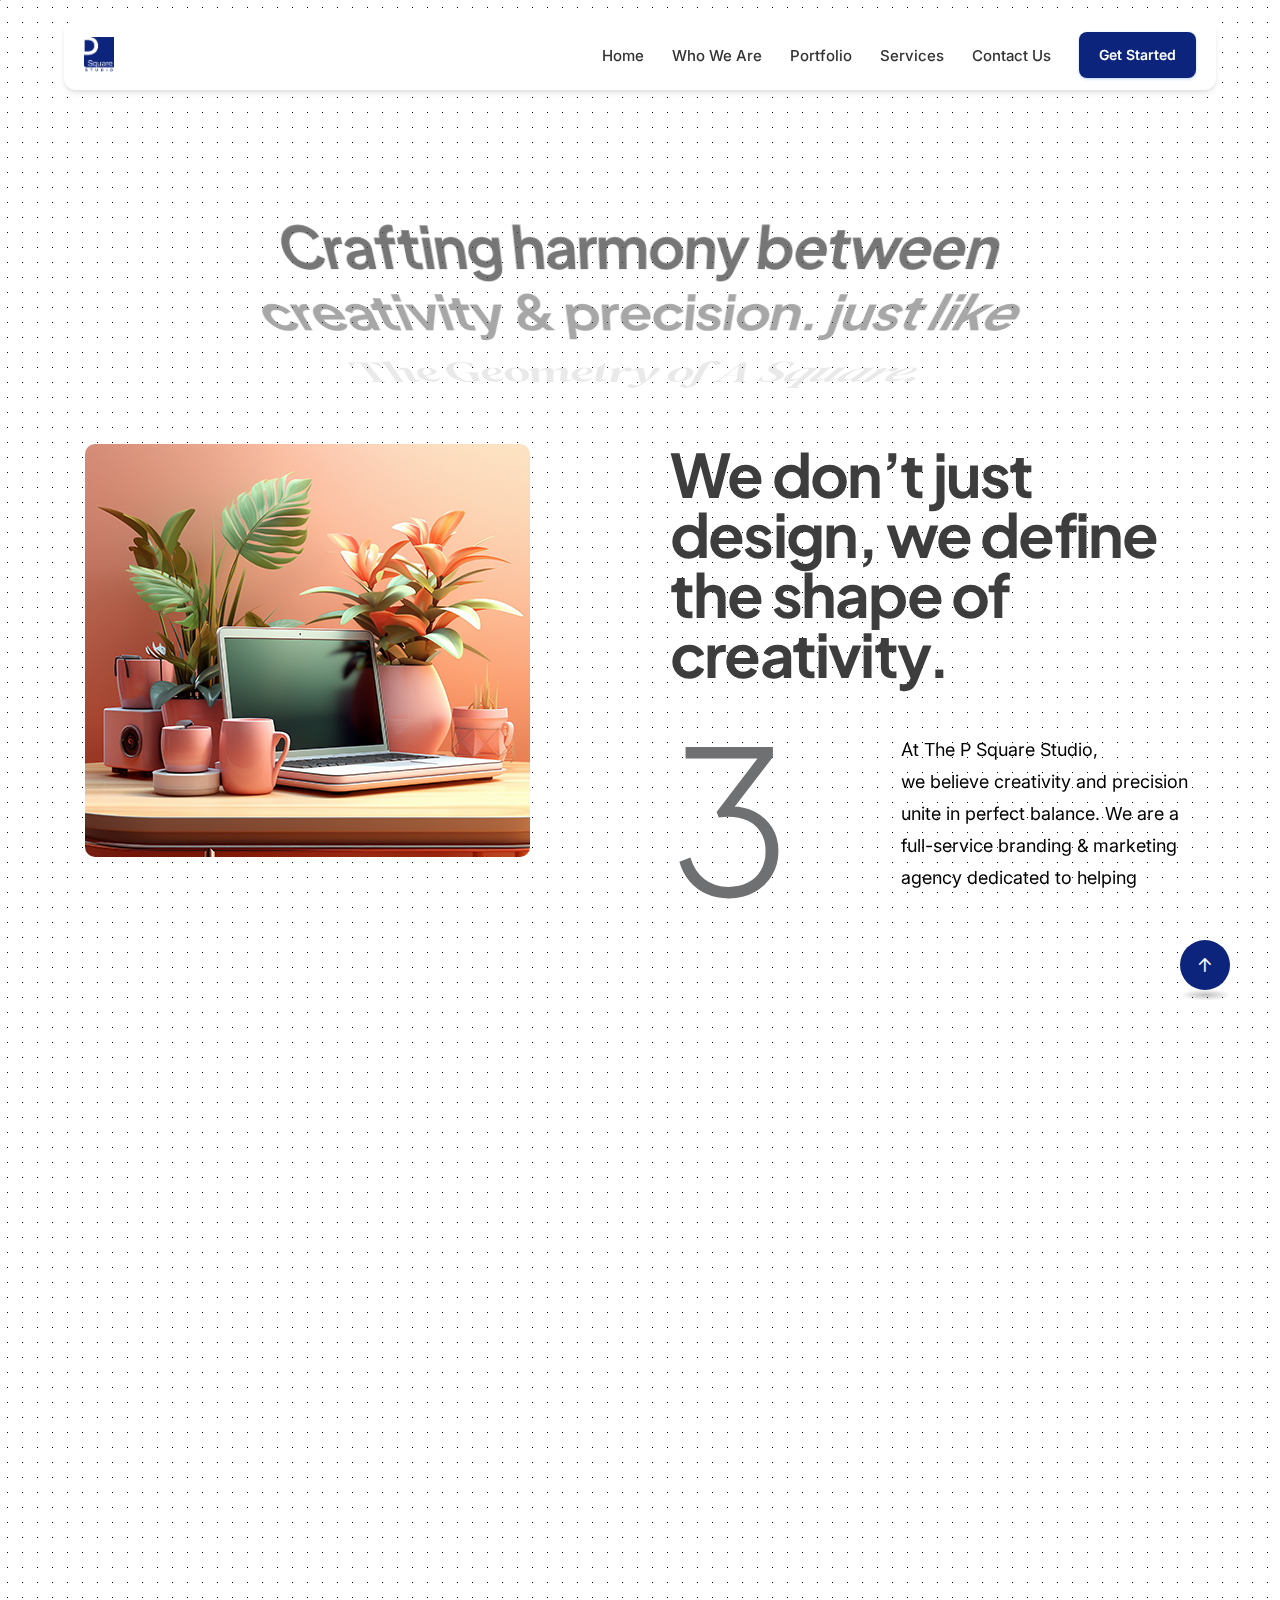
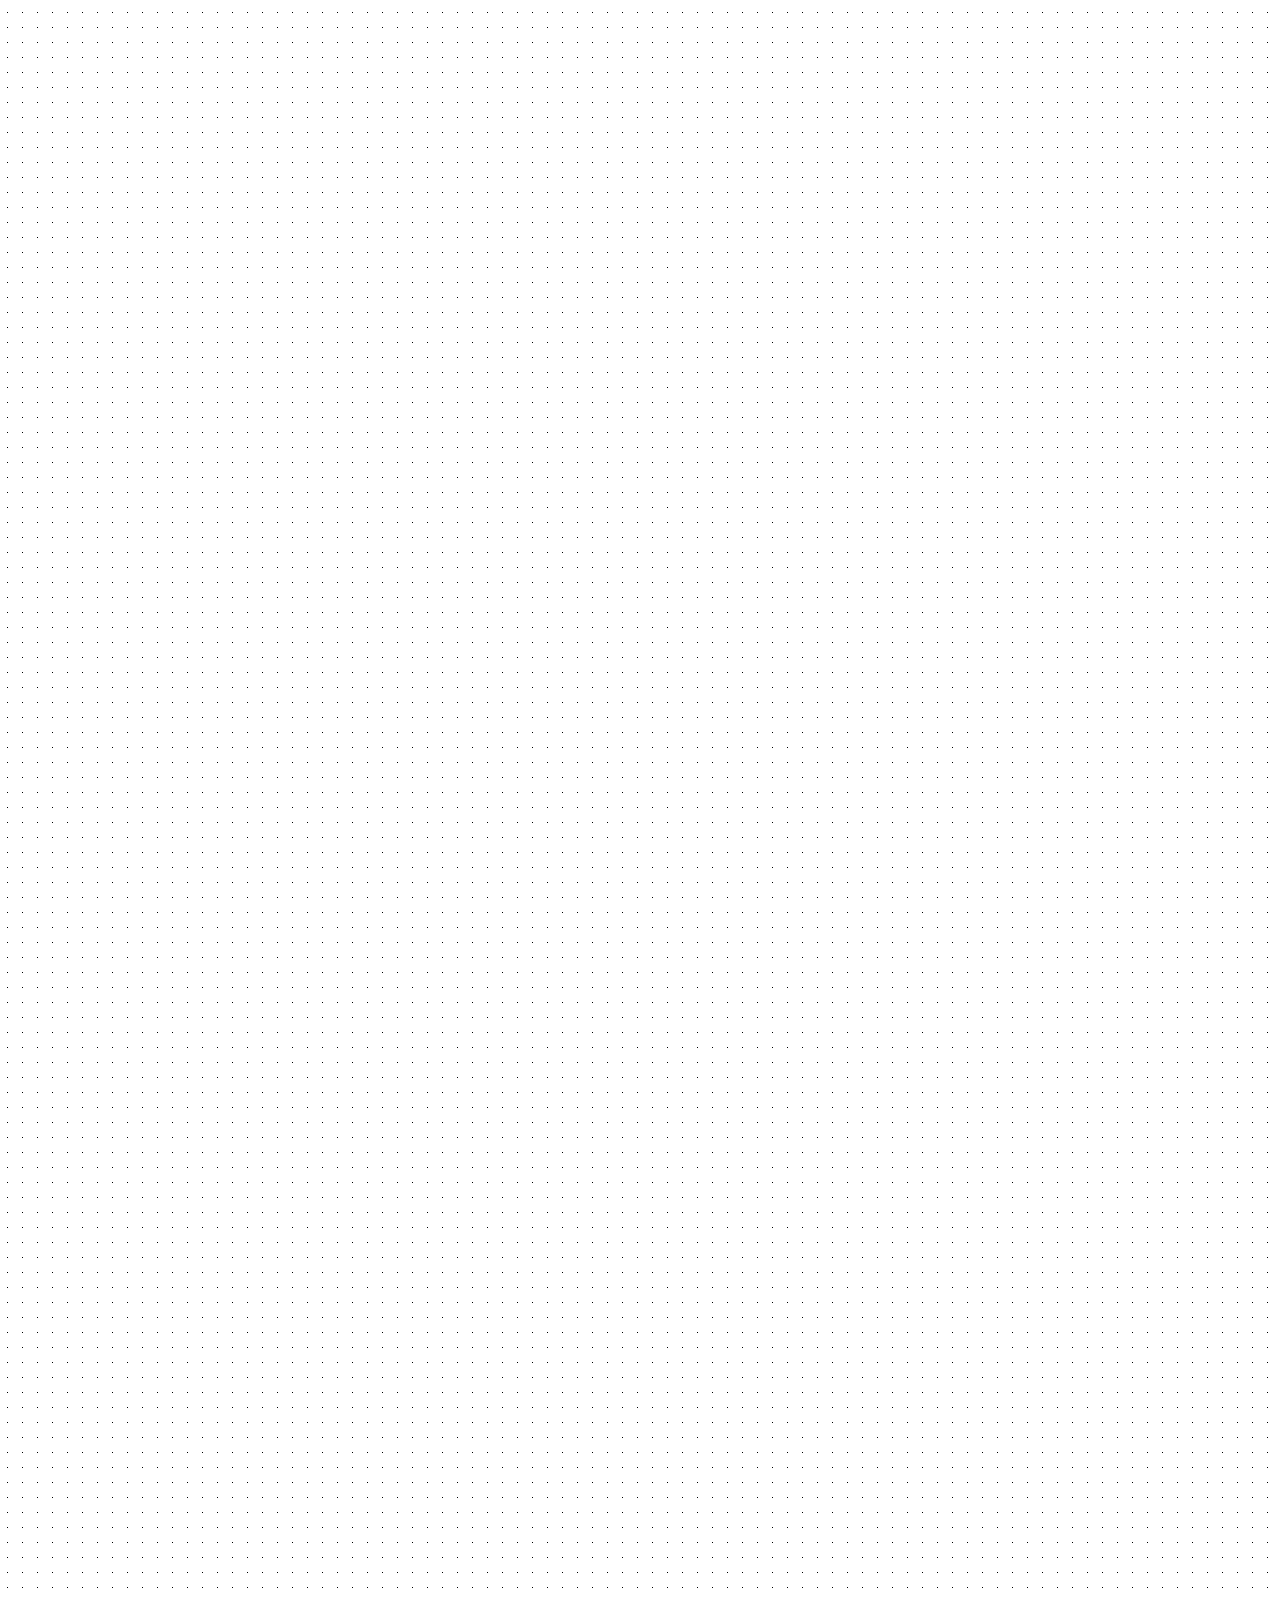
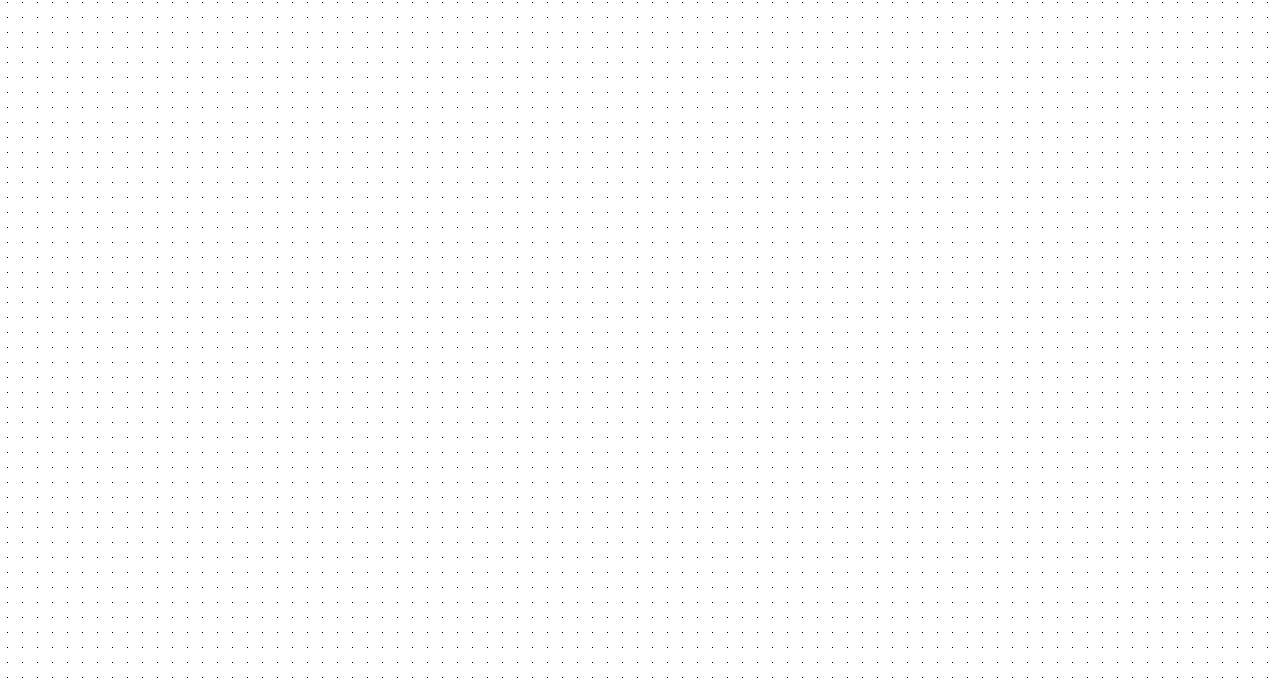
<file: about.html>
<!DOCTYPE html>
<html class="no-js" lang="zxx">
  <head>
    <meta charset="utf-8" />
    <meta http-equiv="x-ua-compatible" content="ie=edge" />
    <title>PSquare Studio</title>
    <meta name="description" content="PSquare Studio" />
    <meta name="viewport" content="width=device-width, initial-scale=1" />

    <link
      rel="shortcut icon"
      type="image/x-icon"
      href="assets/img/logo/Asset1.ico"
    />
    <!-- Place favicon.ico in the root directory -->
    <!-- this is just for testing  -->
    <!-- CSS here -->
    <link rel="stylesheet" href="assets/css/header.css" />
    <!--<< Bootstrap min.css >>-->
    <link rel="stylesheet" href="assets/css/bootstrap.min.css" />
    <!--<< magnific-popup.css >>-->
    <link rel="stylesheet" href="assets/css/magnific-popup.css" />
    <!--<< fontawesome-all.min.css >>-->
    <link rel="stylesheet" href="assets/css/fontawesome-all.min.css" />
    <!--<< swiper-bundle.min.css >>-->
    <link rel="stylesheet" href="assets/css/swiper-bundle.min.css" />
    <!--<< odometer.css >>-->
    <link rel="stylesheet" href="assets/css/odometer.css" />
    <!--<< ion.rangeSlider.min.css >>-->
    <link rel="stylesheet" href="assets/css/ion.rangeSlider.min.css" />
    <!--<< effect-slicer.css >>-->
    <link rel="stylesheet" href="assets/css/effect-slicer.css" />
    <!--<< animate.css >>-->
    <link rel="stylesheet" href="assets/css/animate.css" />
    <!--<< default.css >>-->
    <link rel="stylesheet" href="assets/css/defauls-spacing.css" />
    <!--<< main.css >>-->
    <link rel="stylesheet" href="assets/css/main.css" />
  </head>

  <body>
    <!-- Preloader Start -->
    <div id="preloader" class="preloader">
      <div class="animation-preloader">
        <div class="spinner"></div>
        <div class="txt-loading">
          <span data-text-preloader="" class="letters-loading"> P </span>
          <span data-text-preloader="" class="letters-loading"> S </span>
          <span data-text-preloader="" class="letters-loading"> Q </span>
          <span data-text-preloader="" class="letters-loading"> U </span>
          <span data-text-preloader="" class="letters-loading"> A </span>
          <span data-text-preloader="" class="letters-loading"> R </span>
          <span data-text-preloader="" class="letters-loading"> E </span>
        </div>
        <p class="text-center">Loading</p>
      </div>
      <div class="loader">
        <div class="row">
          <div class="col-3 loader-section section-left">
            <div class="bg"></div>
          </div>
          <div class="col-3 loader-section section-left">
            <div class="bg"></div>
          </div>
          <div class="col-3 loader-section section-right">
            <div class="bg"></div>
          </div>
          <div class="col-3 loader-section section-right">
            <div class="bg"></div>
          </div>
        </div>
      </div>
    </div>

    <!-- Start Cursor Pointer -->
    <div class="mouse-follower">
      <span class="cursor-outline"></span>
      <span class="cursor-dot"></span>
    </div>
    <!-- End Cursor Pointer -->

    <!-- Scroll-top -->
    <button class="scroll__top scroll-to-target" data-target="html">
      <i class="fa-sharp fa-regular fa-arrow-up"></i>
    </button>
    <!-- Scroll-top-end-->

    <!-- header-area -->
    <header class="header-area">
      <div class="header-container">
        <!-- Logo -->
        <div class="logo">
          <a href="index.html">
            <!-- Replace with your actual logo -->
            <img src="assets/img/logo/Asset1.png" alt="Company Logo" />
          </a>
        </div>

        <!-- Desktop Navigation -->
        <nav>
          <ul class="nav-menu">
            <li><a href="index.html">Home</a></li>
            <li><a href="about.html">Who We Are</a></li>
            <li><a href="portfolio-three-columns.html">Portfolio</a></li>
            <li><a href="service.html">Services</a></li>
            <li><a href="contact.html">Contact Us</a></li>
            <li>
              <button
                class="cta-button"
                onclick="window.location.href='contact.html'"
              >
                Get Started
              </button>
            </li>
          </ul>
        </nav>

        <!-- Mobile Menu Toggle -->
        <button class="mobile-toggle" id="mobileToggle">
          <span></span>
          <span></span>
          <span></span>
        </button>
      </div>

      <!-- Mobile Menu -->
      <div class="mobile-menu" id="mobileMenu">
        <button class="close-menu" id="closeMenu">×</button>
        <ul>
          <li><a href="index.html">Home</a></li>
          <li><a href="about.html">Who We Are</a></li>
          <li><a href="portfolio-three-columns.html">Portfolio</a></li>
          <li><a href="service.html">Services</a></li>
          <li><a href="contact.html">Contact Us</a></li>
        </ul>
        <a href="contact.html"
          ><button class="cta-button">Get Started</button></a
        >
      </div>

      <!-- Overlay -->
      <div class="overlay" id="overlay"></div>
    </header>
    <!-- header-area-end -->

    <div id="smooth-wrapper">
      <div id="smooth-content">
        <main>
          <!-- td-about-area-start -->
          <div class="td-about-area td-about-main-spacing pb-140">
            <div class="container">
              <div class="row">
                <div class="col-lg-12">
                  <div class="td-about-main-wrapper pb-90">
                    <h2 class="td-section-page-title td-title-anim text-center">
                      Crafting harmony between <br />creativity & precision.
                      just like
                      <br />
                      <span>The Geometry of A Square.</span>
                    </h2>
                  </div>
                </div>
                <div class="col-lg-5">
                  <div
                    class="td-about-main-thumb mb-40 fix td-rounded-10 wow fadeInLeft"
                    data-wow-delay=".5s"
                    data-wow-duration="1s"
                  >
                    <img
                      data-speed=".9"
                      class="w-100 td-rounded-10"
                      src="assets/img/about/main/thumb.jpg"
                      alt=""
                    />
                  </div>
                </div>
                <div class="col-lg-7">
                  <div
                    class="td-about-main-content ml-110 mb-40 wow fadeInRight"
                    data-wow-delay=".5s"
                    data-wow-duration="1s"
                  >
                    <h3 class="td-about-main-title mb-20">
                      We don’t just design, we define the shape of creativity.
                    </h3>
                    <div class="row">
                      <div class="col-lg-5 col-md-5">
                        <div class="td-about-main-bigtext">
                          <h2>3</h2>
                          <span>Years of experience</span>
                        </div>
                      </div>
                      <div class="col-lg-7 col-md-9">
                        <div class="td-about-main-text mt-30">
                          <p class="mb-30">
                            At The P Square Studio, <br />
                            we believe creativity and precision unite in perfect
                            balance. We are a full-service branding & marketing
                            agency dedicated to helping businesses build
                            powerful & memorable brand identities.
                          </p>
                          <div class="td-btn-group">
                            <a class="td-btn-circle" href="contact.html">
                              <i class="fa-solid fa-arrow-right"></i>
                            </a>
                            <a
                              class="td-btn-2 td-btn-primary"
                              href="contact.html"
                              >EXPLORE MORE</a
                            >
                            <a class="td-btn-circle" href="contact.html">
                              <i class="fa-solid fa-arrow-right"></i>
                            </a>
                          </div>
                        </div>
                      </div>
                    </div>
                  </div>
                </div>
              </div>
            </div>
          </div>
          <!-- td-about-area-end -->

          <!-- td-testimonial-area-start -->
          <div class="td-testimonial-area grey-bg-2 pt-155 pb-120">
            <div class="container">
              <div class="row">
                <div class="col-lg-3 col-md-4">
                  <div class="td-testimonial-left mb-40 wow fadeInLeft">
                    <span class="td-section-subtitle mb-185 d-inline-block"
                      >CLIENTS FEEDBACK</span
                    >

                    <!-- Updated User Image Section -->
                    <div class="user-images-stack mb-20">
                      <img
                        class="user-avatar"
                        src="assets/img/testimonial/testimonial1.jpg"
                        alt="Client 1"
                      />
                      <img
                        class="user-avatar"
                        src="assets/img/testimonial/testimonial2.jpg"
                        alt="Client 2"
                      />
                      <img
                        class="user-avatar"
                        src="assets/img/testimonial/testimonial3.jpg"
                        alt="Client 3"
                      />
                      <img
                        class="user-avatar"
                        src="assets/img/testimonial/testimonial4.jpg"
                        alt="Client 4"
                      />
                      <span class="more-users">+</span>
                    </div>

                    <p>More than 50+ clients all<br />over the world</p>
                  </div>
                </div>

                <div class="col-lg-9 col-md-8">
                  <div
                    class="td-testimonial-content ml-80 mb-50 wow fadeInRight"
                  >
                    <h2 class="td-testimonial-title mb-65 td-text-invert">
                      What Our Clients<br /><span>Say About Us</span>
                    </h2>

                    <div class="row align-items-center">
                      <!-- Image Slider -->
                      <div class="col-lg-4">
                        <div class="swiper td-testimonial-image-slider mb-40">
                          <div class="swiper-wrapper">
                            <div class="swiper-slide">
                              <img
                                class="w-100 td-rounded-10"
                                src="assets/img/testimonial/testimonial1.jpg"
                                alt=""
                              />
                            </div>
                            <div class="swiper-slide">
                              <img
                                class="w-100 td-rounded-10"
                                src="assets/img/testimonial/testimonial2.jpg"
                                alt=""
                              />
                            </div>
                            <div class="swiper-slide">
                              <img
                                class="w-100 td-rounded-10"
                                src="assets/img/testimonial/testimonial3.jpg"
                                alt=""
                              />
                            </div>
                            <div class="swiper-slide">
                              <img
                                class="w-100 td-rounded-10"
                                src="assets/img/testimonial/testimonial4.jpg"
                                alt=""
                              />
                            </div>
                          </div>
                        </div>
                      </div>

                      <!-- Text Slider -->
                      <div class="col-lg-8">
                        <div
                          class="swiper td-testimonial-text-slider ml-25 mb-40"
                        >
                          <div class="swiper-wrapper">
                            <div class="swiper-slide">
                              <div class="td-testimonial-slide-content">
                                <p class="mb-40">
                                  The P Square Studio completely transformed our
                                  real estate visualizations. Their CGI renders
                                  were so realistic that our clients often
                                  thought they were actual photographs! The
                                  team's attention to detail, lighting, and
                                  texture made every project stand out.
                                </p>
                                <h6>Rudra Construction</h6>
                                <span
                                  >Neel Faldu, Director, Rudra
                                  Construction</span
                                >
                              </div>
                            </div>
                            <div class="swiper-slide">
                              <div class="td-testimonial-slide-content">
                                <p class="mb-40">
                                  Partnering with The P Square Studio has been
                                  one of our most creative collaborations. Their
                                  expertise in branding, CGI, and visual design
                                  perfectly complements our digital marketing
                                  strategies. Together, we've delivered
                                  campaigns that not only look exceptional but
                                  also perform brilliantly. The P Square
                                  Studio's professionalism, innovation, and eye
                                  for detail make them an invaluable creative
                                  partner.
                                </p>
                                <h6>Sarthak Media (Digital Partner)</h6>
                                <span
                                  >Smit Vachhani, Founder of Sarthak Media</span
                                >
                              </div>
                            </div>
                            <div class="swiper-slide">
                              <div class="td-testimonial-slide-content">
                                <p class="mb-40">
                                  The P Square Studio gave our catering business
                                  a professional edge through strategic visuals
                                  and clean hoarding designs. Their advertising
                                  concept was simple yet powerful — it connected
                                  instantly with our target audience
                                </p>
                                <h6>Corporate Catering Company</h6>
                                <span
                                  >Pooja Patel, Owner, Shreeji Caterers</span
                                >
                              </div>
                            </div>
                            <div class="swiper-slide">
                              <div class="td-testimonial-slide-content">
                                <p class="mb-40">
                                  The P Square Studio captured our Hotel Summit
                                  with perfection! Their videography team
                                  understood the mood, ambience, and energy of
                                  the event beautifully. The final highlight
                                  video was cinematic and truly showcased our
                                  brand's elegance. We received amazing feedback
                                  from all participants.
                                </p>
                                <h6>Summit Hotel</h6>
                                <span>Husain Mohamed, Owner, Summit Hotel</span>
                              </div>
                            </div>
                          </div>
                        </div>

                        <!-- Navigation -->
                        <div class="td-testimonial-navigation mb-30">
                          <span class="td-testimonial-prev d-inline-block">
                            <svg
                              width="31"
                              height="24"
                              viewBox="0 0 31 24"
                              fill="none"
                              xmlns="http://www.w3.org/2000/svg"
                            >
                              <path
                                d="M30.8699 12.2679L0.014612 12.4214"
                                stroke="currentColor"
                                stroke-width="1.5"
                                stroke-miterlimit="10"
                              />
                              <path
                                d="M11.5445 0C11.5445 6.63283 6.38111 12 2.56383e-05 12"
                                stroke="currentColor"
                                stroke-width="1.5"
                                stroke-miterlimit="10"
                              />
                              <path
                                d="M4.08971e-05 12C6.38112 12 11.5446 17.3671 11.5446 24"
                                stroke="currentColor"
                                stroke-width="1.5"
                                stroke-miterlimit="10"
                              />
                            </svg>
                          </span>
                          <span
                            class="td-testimonial-next ml-15 d-inline-block"
                          >
                            <svg
                              width="31"
                              height="24"
                              viewBox="0 0 31 24"
                              fill="none"
                              xmlns="http://www.w3.org/2000/svg"
                            >
                              <path
                                d="M-0.000234102 12.2679L30.855 12.4214"
                                stroke="currentColor"
                                stroke-width="1.5"
                                stroke-miterlimit="10"
                              />
                              <path
                                d="M19.3251 0C19.3251 6.63283 24.4886 12 30.8696 12"
                                stroke="currentColor"
                                stroke-width="1.5"
                                stroke-miterlimit="10"
                              />
                              <path
                                d="M30.8696 12C24.4885 12 19.3251 17.3671 19.3251 24"
                                stroke="currentColor"
                                stroke-width="1.5"
                                stroke-miterlimit="10"
                              />
                            </svg>
                          </span>
                        </div>
                      </div>
                    </div>
                  </div>
                </div>

                <!-- Brand Slider -->
                <div class="col-12">
                  <div class="td-brand-wrap">
                    <div class="swiper td-brand-slide-active">
                      <div class="swiper-wrapper slide-transtion">
                        <div class="swiper-slide">
                          <img
                            src="assets/img/brand/01-Aqua-Logo.webp"
                            alt=""
                          />
                        </div>
                        <div class="swiper-slide">
                          <img
                            src="assets/img/brand/02-Jacksun-Logo.webp"
                            alt=""
                          />
                        </div>
                        <div class="swiper-slide">
                          <img
                            src="assets/img/brand/03-Rudra-Logo.webp"
                            alt=""
                          />
                        </div>
                        <div class="swiper-slide">
                          <img
                            src="assets/img/brand/04-Comic-Box.webp"
                            alt=""
                          />
                        </div>
                        <div class="swiper-slide">
                          <img
                            src="assets/img/brand/05-Chroniclers.webp"
                            alt=""
                          />
                        </div>
                        <div class="swiper-slide">
                          <img
                            src="assets/img/brand/06-Doshi-Alpha.webp"
                            alt=""
                          />
                        </div>
                        <div class="swiper-slide">
                          <img
                            src="assets/img/brand/07-Sarthak-Media.webp"
                            alt=""
                          />
                        </div>
                        <div class="swiper-slide">
                          <img
                            src="assets/img/brand/08-Roast-Bean-logo.webp"
                            alt=""
                          />
                        </div>
                        <div class="swiper-slide">
                          <img
                            src="assets/img/brand/09-Shreeji-Catrers-Logo.webp"
                            alt=""
                          />
                        </div>
                        <div class="swiper-slide">
                          <img
                            src="assets/img/brand/10-Shiv-Music-Logo.webp"
                            alt=""
                          />
                        </div>
                        <div class="swiper-slide">
                          <img
                            src="assets/img/brand/11-Summit-Logo.webp"
                            alt=""
                          />
                        </div>
                      </div>
                    </div>
                  </div>
                </div>
              </div>
            </div>
          </div>
          <!-- td-testimonial-area-end -->

          <!-- td-about-main-feature-area-start -->
          <div class="td-about-main-feature-area pt-150 pb-165">
            <div class="container">
              <div class="row">
                <div class="col-xl-9">
                  <div class="td-about-main-feature-wrap">
                    <h2
                      class="td-about-main-feature-title mb-70 td-text-invert"
                    >
                      At The P Square Studio, we blend art, strategy, and
                      innovation to craft inspiring designs. Our work reflects
                      modern elegance and timeless brand identities that
                      connect and captivate.
                    </h2>
                    <div class="row">
                      <div class="col-lg-5 d-none d-md-block">
                        <div
                          class="td-about-main-feature-shape text-center ml-70 mb-40"
                        >
                          <img src="assets/img/about/main/shape.png" alt="" />
                        </div>
                      </div>
                      <div class="col-lg-7">
                        <div class="td-about-main-feature-list">
                          <ul>
                            <li>Logo Design</li>
                            <li>Print Media Design</li>
                            <li>Social Media & Festival Post</li>
                            <li>Advertisement Ads</li>
                            <li>Ads Video Shoot & Editing</li>
                            <li>Motion Graphics Ads</li>
                            <li>3D Architecture</li>
                            <li>CGI Ads</li>
                            <li>3D Set Design</li>
                            <li>Digital Marketing</li>
                            <li>Social Media Marketing</li>
                          </ul>
                        </div>
                      </div>
                    </div>
                  </div>
                </div>
              </div>
            </div>
          </div>
          <!-- td-about-main-feature-area-end -->

          <!-- td-team-area-start -->
          <div
            class="td-team-area td-team-about-wrap td-about-main-feature-area pb-165"
          >
            <div class="container">
              <div class="row">
                <div class="col-lg-3 col-md-6 col-sm-6">
                  <div class="td-team-4-wrap p-relative mb-30">
                    <div class="td-team-4-thumb">
                      <img
                        class="w-100"
                        src="assets/img/team/thumb.jpg"
                        alt="Payal Patel - Graphic Designer"
                      />
                    </div>
                    <div class="td-team-4-content text-center">
                      <span class="td-team-4-subtitle">Graphic Designer</span>
                      <h3 class="td-team-4-title">
                        <a href="team-details.html">PAYAL PATEL</a>
                      </h3>
                      <div class="td-team-4-social">
                        <a href="#">
                          <svg
                            width="13"
                            height="13"
                            viewBox="0 0 16 16"
                            fill="none"
                            xmlns="http://www.w3.org/2000/svg"
                          >
                            <path
                              d="M9.33161 6.77486L15.1688 0H13.7856L8.71722 5.8826L4.66907 0H0L6.12155 8.89546L0 16H1.38336L6.73581 9.78785L11.0109 16H15.68L9.33148 6.77486H9.33187H9.33161ZM7.43696 8.97374L6.81669 8.088L1.88171 1.03969H4.00634L7.98902 6.72789L8.60929 7.61362L13.7863 15.0074H11.6616L7.43709 8.974V8.97361L7.43696 8.97374Z"
                              fill="currentColor"
                            />
                          </svg>
                        </a>
                        <a href="#">
                          <svg
                            width="17"
                            height="17"
                            viewBox="0 0 17 17"
                            fill="none"
                            xmlns="http://www.w3.org/2000/svg"
                          >
                            <path
                              d="M17 8.5C17 3.80558 13.1944 0 8.5 0C3.80558 0 0 3.80558 0 8.5C0 12.7426 3.10833 16.2591 7.17188 16.8967V10.957H5.01367V8.5H7.17188V6.62734C7.17188 4.49703 8.44087 3.32031 10.3825 3.32031C11.3124 3.32031 12.2852 3.48633 12.2852 3.48633V5.57813H11.2133C10.1574 5.57813 9.82812 6.23334 9.82812 6.90554V8.5H12.1855L11.8087 10.957H9.82812V16.8967C13.8917 16.2591 17 12.7426 17 8.5Z"
                              fill="currentColor"
                            />
                          </svg>
                        </a>
                        <a href="#">
                          <svg
                            width="16"
                            height="16"
                            viewBox="0 0 16 16"
                            fill="none"
                            xmlns="http://www.w3.org/2000/svg"
                          >
                            <path
                              d="M11.5 1H4.5C2.567 1 1 2.567 1 4.5V11.5C1 13.433 2.567 15 4.5 15H11.5C13.433 15 15 13.433 15 11.5V4.5C15 2.567 13.433 1 11.5 1Z"
                              stroke="currentColor"
                              stroke-width="1.5"
                              stroke-linecap="round"
                              stroke-linejoin="round"
                            />
                            <path
                              d="M10.7963 7.55921C10.8827 8.14178 10.7832 8.73676 10.5119 9.25952C10.2407 9.78228 9.81148 10.2062 9.28542 10.471C8.75935 10.7358 8.16319 10.8279 7.58173 10.7344C7.00027 10.6408 6.46311 10.3663 6.04667 9.94982C5.63022 9.53338 5.35569 8.99622 5.26213 8.41476C5.16856 7.8333 5.26073 7.23714 5.52551 6.71107C5.79029 6.18501 6.21421 5.75583 6.73697 5.48458C7.25973 5.21333 7.85471 5.11382 8.43728 5.20021C9.03152 5.28833 9.58167 5.56524 10.0065 5.99003C10.4313 6.41482 10.7082 6.96496 10.7963 7.55921Z"
                              stroke="currentColor"
                              stroke-width="1.5"
                              stroke-linecap="round"
                              stroke-linejoin="round"
                            />
                            <path
                              d="M11.8477 4.15039H11.8577"
                              stroke="currentColor"
                              stroke-width="1.5"
                              stroke-linecap="round"
                              stroke-linejoin="round"
                            />
                          </svg>
                        </a>
                        <a href="#">
                          <svg
                            width="15"
                            height="15"
                            viewBox="0 0 15 15"
                            fill="none"
                            xmlns="http://www.w3.org/2000/svg"
                          >
                            <path
                              d="M10.2579 4.7373C11.5141 4.7373 12.7188 5.23632 13.6071 6.12458C14.4954 7.01283 14.9944 8.21757 14.9944 9.47375V14.9996H11.8367V9.47375C11.8367 9.05502 11.6704 8.65344 11.3743 8.35736C11.0782 8.06127 10.6767 7.89493 10.2579 7.89493C9.8392 7.89493 9.43762 8.06127 9.14154 8.35736C8.84545 8.65344 8.67911 9.05502 8.67911 9.47375V14.9996H5.52148V9.47375C5.52148 8.21757 6.0205 7.01283 6.90876 6.12458C7.79701 5.23632 9.00174 4.7373 10.2579 4.7373Z"
                              fill="currentColor"
                            />
                            <path
                              d="M3.15763 5.52734H0V15.0002H3.15763V5.52734Z"
                              fill="currentColor"
                            />
                            <path
                              d="M1.57881 3.15763C2.45077 3.15763 3.15763 2.45077 3.15763 1.57881C3.15763 0.706859 2.45077 0 1.57881 0C0.706859 0 0 0.706859 0 1.57881C0 2.45077 0.706859 3.15763 1.57881 3.15763Z"
                              fill="currentColor"
                            />
                          </svg>
                        </a>
                      </div>
                    </div>
                  </div>
                </div>

                <!-- New Bio Section - Full Width -->
                <div class="col-lg-9 col-md-12">
                  <div class="td-team-bio-wrap mb-30">
                    <div class="td-team-bio-content">
                      <h3 class="td-team-bio-title mb-20">
                        About Our Creative Director
                      </h3>
                      <p class="td-team-bio-text mb-15">
                        I'm <strong>Payal Patel</strong>, a creative Graphic
                        Designer with
                        <strong>5+ years of experience</strong> delivering
                        impactful branding, visual design, and digital marketing
                        solutions. I specialize in logo design, social media
                        graphics, print media, and advertising campaigns that
                        engage audiences and elevate brand identity.
                      </p>
                      <p class="td-team-bio-text">
                        I create high-quality, results-driven designs. With
                        expertise in typography, color theory, and layout
                        design, I specialize in creating innovative visuals that
                        help brands differentiate themselves in competitive
                        markets.
                      </p>
                    </div>
                  </div>
                </div>
              </div>
            </div>
          </div>

          <!-- td-team-area-end -->
        </main>

        <!-- footer-area-start -->
        <footer>
          <br />
          <br />
          <div class="td-footer-area td-footer-2-wrap">
            <div class="container">
              <div class="row">
                <div class="col-lg-6 mb-30">
                  <div class="td-footer-3-widget">
                    <h2 class="td-footer-2-bigtitle">
                      Entrust design<br />
                      to professionals
                    </h2>
                  </div>
                </div>
                <div class="col-lg-3 col-md-6 col-sm-6 mb-30">
                  <div class="td-footer-3-widget">
                    <h4 class="td-footer-3-title mb-15">India</h4>
                    <a class="links mb-40 d-inline-block" href="#"
                      >Ranip —<br />
                      Ahmedabad, Gujarat</a
                    >

                    <div class="td-footer-3-social">
                      <a href="http://www.facebook.com/PSQUAERE?mibextid=ZbWKwL"
                        ><i class="fa-brands fa-facebook-f"></i
                      ></a>
                      <a
                        href="https://www.linkedin.com/company/the-psquare-studio/?viewAsMember=true"
                        ><i class="fa-brands fa-linkedin-in"></i
                      ></a>
                      <a href="https://www.instagram.com/thepsquarestudio/"
                        ><i class="fa-brands fa-instagram"></i
                      ></a>
                      <a
                        href="https://api.whatsapp.com/send/?phone=%2B919898709490&text&type=phone_number&app_absent=0"
                        ><i class="fa-brands fa-whatsapp"></i
                      ></a>
                    </div>
                  </div>
                </div>
                <div class="col-lg-3 col-md-6 col-sm-6 mb-30">
                  <div class="td-footer-3-widget">
                    <h4 class="td-footer-3-title mb-15">Say hello!</h4>
                    <a class="links links-3 d-block mb-5" href="#"
                      >thepsquarestudio25@gmail.com</a
                    >
                    <a class="links-2" href="tel:+1234567890"
                      >+91 98987 09490</a
                    >
                  </div>
                </div>
              </div>
            </div>
            <div class="container">
              <div class="td-footer-2-border mt-60">
                <div class="row align-items-center">
                  <div class="col-lg-8">
                    <div class="td-footer-3-menu mb-10">
                      <ul>
                        <li>
                          <a href="about.html">Who We Are</a>
                        </li>
                        <li>
                          <a href="portfolio-two-columns.html">Portfolio</a>
                        </li>
                        <li><a href="service.html">Services</a></li>
                        <!-- <li><a href="#">Blog</a></li> -->
                        <li><a href="contact.html">Contact</a></li>
                      </ul>
                    </div>
                  </div>
                  <div class="col-lg-4">
                    <div class="td-footer-3-copyright text-lg-end mb-10">
                      <p>
                        © 2025 <a href="#">PSQUARE.</a> All Rights Reserved.
                      </p>
                    </div>
                  </div>
                </div>
              </div>
            </div>
          </div>
        </footer>
        <!-- footer-area-end -->
      </div>
    </div>

    <!-- JS here -->

    <!-- header.js -->
    <script src="assets/js/header.js"></script>

    <!--<< jquery.Js >>-->
    <script src="assets/js/vendor/jquery.js"></script>
    <!--<< bootstrap.min.Js >>-->
    <script src="assets/js/bootstrap.min.js"></script>
    <!--<< gsap.Js >>-->
    <script src="assets/js/jsap/gsap.js"></script>
    <!--<< gsap-scroll-smoother.Js >>-->
    <script src="assets/js/jsap/gsap-scroll-smoother.js"></script>
    <!--<< gsap-scroll-trigger.Js >>-->
    <script src="assets/js/jsap/gsap-scroll-trigger.js"></script>
    <!--<< gsap-scroll-to-plugin.Js >>-->
    <script src="assets/js/jsap/gsap-scroll-to-plugin.js"></script>
    <!--<< gsap-split-text.Js >>-->
    <script src="assets/js/jsap/gsap-split-text.js"></script>
    <!--<< isotope.pkgd.min.Js >>-->
    <script src="assets/js/isotope.pkgd.min.js"></script>
    <!--<< ion.rangeSlider.min.Js >>-->
    <script src="assets/js/ion.rangeSlider.min.js"></script>
    <!--<< effect-slicer.Js >>-->
    <script src="assets/js/effect-slicer.js"></script>
    <!--<< imagesloaded.pkgd.min.Js >>-->
    <script src="assets/js/imagesloaded.pkgd.min.js"></script>
    <!--<< jquery.magnific-popup.min.Js >>-->
    <script src="assets/js/jquery.magnific-popup.min.js"></script>
    <!--<< jquery.odometer.min.Js >>-->
    <script src="assets/js/jquery.odometer.min.js"></script>
    <!--<< jquery-appear.Js >>-->
    <script src="assets/js/jquery-appear.js"></script>
    <!--<< swiper-bundle.min.Js >>-->
    <script src="assets/js/swiper-bundle.min.js"></script>
    <!--<< jquery.nice-select.min.Js >>-->
    <script src="assets/js/nice-select.js"></script>
    <!--<< wow.Js >>-->
    <script src="assets/js/wow.js"></script>
    <!--<< ajax-form.Js >>-->
    <script src="assets/js/ajax-form.js"></script>
    <!--<< main.Js >>-->
    <script src="assets/js/main.js"></script>
  </body>
</html>
</file>
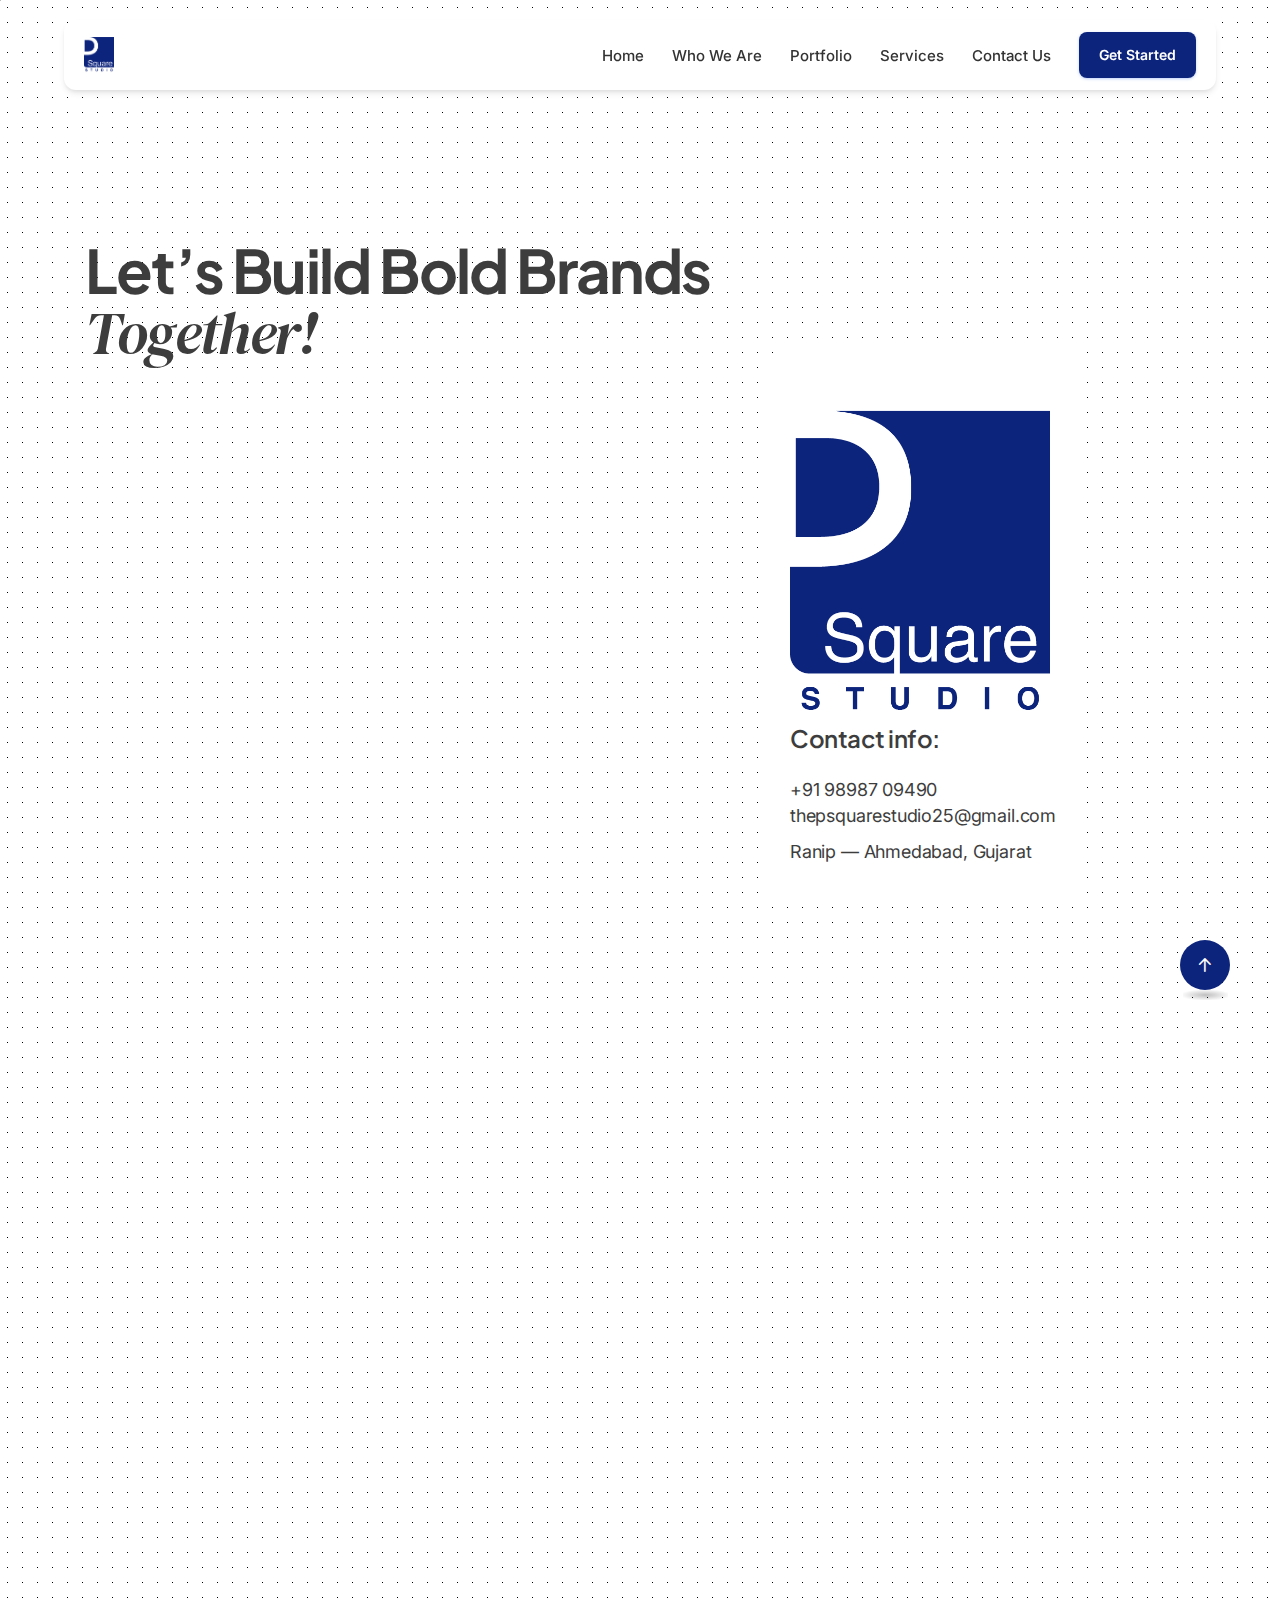
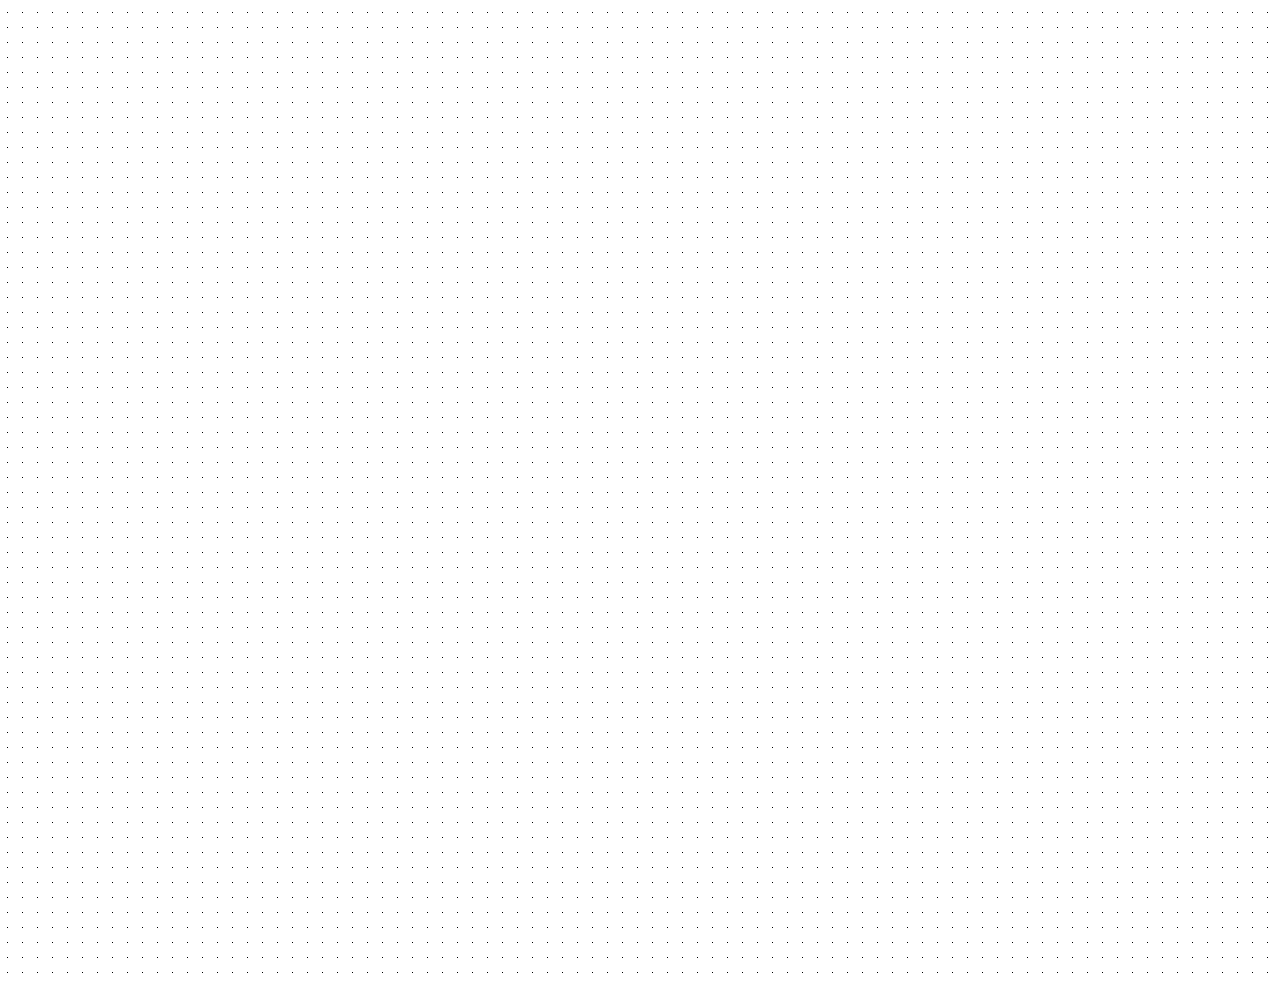
<file: contact.html>
<!DOCTYPE html>
<html class="no-js" lang="zxx">
  <head>
    <meta charset="utf-8" />
    <meta http-equiv="x-ua-compatible" content="ie=edge" />
    <title>PSquare Studio</title>
    <meta name="description" content="PSquare Studio" />
    <meta name="viewport" content="width=device-width, initial-scale=1" />

    <link
      rel="shortcut icon"
      type="image/x-icon"
      href="assets/img/logo/Asset1.ico"
    />
    <!-- Place favicon.ico in the root directory -->

    <!-- CSS here -->
    <link rel="stylesheet" href="assets/css/header.css" />
    <!--<< Bootstrap min.css >>-->
    <link rel="stylesheet" href="assets/css/bootstrap.min.css" />
    <!--<< magnific-popup.css >>-->
    <link rel="stylesheet" href="assets/css/magnific-popup.css" />
    <!--<< fontawesome-all.min.css >>-->
    <link rel="stylesheet" href="assets/css/fontawesome-all.min.css" />
    <!--<< swiper-bundle.min.css >>-->
    <link rel="stylesheet" href="assets/css/swiper-bundle.min.css" />
    <!--<< odometer.css >>-->
    <link rel="stylesheet" href="assets/css/odometer.css" />
    <!--<< ion.rangeSlider.min.css >>-->
    <link rel="stylesheet" href="assets/css/ion.rangeSlider.min.css" />
    <!--<< effect-slicer.css >>-->
    <link rel="stylesheet" href="assets/css/effect-slicer.css" />
    <!--<< animate.css >>-->
    <link rel="stylesheet" href="assets/css/animate.css" />
    <!--<< default.css >>-->
    <link rel="stylesheet" href="assets/css/defauls-spacing.css" />
    <!--<< main.css >>-->
    <link rel="stylesheet" href="assets/css/main.css" />
  </head>

  <body>
    <!-- Preloader Start -->
    <div id="preloader" class="preloader">
      <div class="animation-preloader">
        <div class="spinner"></div>
        <div class="txt-loading">
          <span data-text-preloader="" class="letters-loading"> P </span>
          <span data-text-preloader="" class="letters-loading"> S </span>
          <span data-text-preloader="" class="letters-loading"> Q </span>
          <span data-text-preloader="" class="letters-loading"> U </span>
          <span data-text-preloader="" class="letters-loading"> A </span>
          <span data-text-preloader="" class="letters-loading"> R </span>
          <span data-text-preloader="" class="letters-loading"> E </span>
        </div>
        <p class="text-center">Loading</p>
      </div>
      <div class="loader">
        <div class="row">
          <div class="col-3 loader-section section-left">
            <div class="bg"></div>
          </div>
          <div class="col-3 loader-section section-left">
            <div class="bg"></div>
          </div>
          <div class="col-3 loader-section section-right">
            <div class="bg"></div>
          </div>
          <div class="col-3 loader-section section-right">
            <div class="bg"></div>
          </div>
        </div>
      </div>
    </div>

    <!-- Start Cursor Pointer -->
    <div class="mouse-follower">
      <span class="cursor-outline"></span>
      <span class="cursor-dot"></span>
    </div>
    <!-- End Cursor Pointer -->

    <!-- Scroll-top -->
    <button class="scroll__top scroll-to-target" data-target="html">
      <i class="fa-sharp fa-regular fa-arrow-up"></i>
    </button>
    <!-- Scroll-top-end-->

    <!-- header-area -->
    <header class="header-area">
      <div class="header-container">
        <!-- Logo -->
        <div class="logo">
          <a href="index.html">
            <!-- Replace with your actual logo -->
            <img src="assets/img/logo/Asset1.png" alt="Company Logo" />
          </a>
        </div>

        <!-- Desktop Navigation -->
        <nav>
          <ul class="nav-menu">
            <li><a href="index.html">Home</a></li>
            <li><a href="about.html">Who We Are</a></li>
            <li><a href="portfolio-three-columns.html">Portfolio</a></li>
            <li><a href="service.html">Services</a></li>
            <li><a href="contact.html">Contact Us</a></li>
            <li>
              <button
                class="cta-button"
                onclick="window.location.href='contact.html'"
              >
                Get Started
              </button>
            </li>
          </ul>
        </nav>

        <!-- Mobile Menu Toggle -->
        <button class="mobile-toggle" id="mobileToggle">
          <span></span>
          <span></span>
          <span></span>
        </button>
      </div>

      <!-- Mobile Menu -->
      <div class="mobile-menu" id="mobileMenu">
        <button class="close-menu" id="closeMenu">×</button>
        <ul>
          <li><a href="index.html">Home</a></li>
          <li><a href="about.html">Who We Are</a></li>
          <li><a href="portfolio-three-columns.html">Portfolio</a></li>
          <li><a href="service.html">Services</a></li>
          <li><a href="contact.html">Contact Us</a></li>
        </ul>
        <a href="contact.html"
          ><button class="cta-button">Get Started</button></a
        >
      </div>

      <!-- Overlay -->
      <div class="overlay" id="overlay"></div>
    </header>
    <!-- header-area-end -->
    <div id="smooth-wrapper">
      <div id="smooth-content">
        <main>
          <!-- td-breadcrumb-area-start -->
          <div class="td-breadcrumb-area td-breadcrumb-spacing mb-100">
            <div class="container">
              <div class="row">
                <div class="col-xxl-9">
                  <div class="td-breadcrumb-wrap">
                    <span
                      class="subtitle d-inline-block mb-10 wow fadeInUp"
                      data-wow-delay=".5s"
                      data-wow-duration="1s"
                    ></span>
                    <h2
                      class="td-section-page-title wow fadeInUp"
                      data-wow-delay=".7s"
                      data-wow-duration="1s"
                    >
                      Let’s Build Bold Brands <br />
                      <span>Together!</span>
                    </h2>
                  </div>
                </div>
              </div>
            </div>
          </div>
          <!-- td-breadcrumb-area-end -->

          <!-- td-contact-map-area-start -->
          <div class="td-contact-map-area">
            <div class="container-fluid p-0 justify-content-center">
              <div class="row">
                <div class="col-12">
                  <div class="td-contact-map p-relative">
                    <div class="td-contact-map-wrap">
                      <img
                        class="mb-0"
                        src="assets/img/logo/Asset1.png"
                        alt=""
                      />
                      <h6 class="mb-25">Contact info:</h6>
                      <a href="tel:+919898709490">+91 98987 09490</a>
                      <a
                        class="mb-10"
                        href="mailto:thepsquarestudio25@gmail.com"
                        >thepsquarestudio25@gmail.com</a
                      >
                      <a href="#">Ranip — Ahmedabad, Gujarat</a>
                    </div>
                    <div class="td-contact-map-inner">
                      <iframe
                        src="https://www.google.com/maps/embed?pb=!1m18!1m12!1m3!1d31078.361591144112!2d72.572174!3d23.080135!2m3!1f0!2f0!3f0!3m2!1i1024!2i768!4f13.1!3m3!1m2!1s0x395e848aba5bd449:0x4fcedd5a38d52982!2sRanip,+Ahmedabad,+Gujarat!5e0!3m2!1sen!2sin!4v1729385804688!5m2!1sen!2sin"
                      >
                        " width="600" height="450" style="border: 0"
                        allowfullscreen="" loading="lazy"
                        referrerpolicy="no-referrer-when-downgrade" ></iframe
                      >
                    </div>
                  </div>
                </div>
              </div>
            </div>
          </div>
          <!-- td-contact-map-area-end -->

          <!-- td-contact-main-area -->
          <div class="td-contact-main pt-155 pb-120">
            <div class="container">
              <div class="row">
                <div class="col-lg-5">
                  <div
                    class="td-contact-title-wrap mb-30 wow fadeInLeft"
                    data-wow-delay=".5s"
                    data-wow-duration="1s"
                  >
                    <h2 class="td-contact-main-title">
                      Our team is always ready<span> to help you!</span>
                    </h2>
                  </div>
                </div>
                <div class="col-lg-7">
                  <div
                    class="td-contact-form-box mb-30 wow fadeInRight"
                    data-wow-delay=".5s"
                    data-wow-duration="1s"
                    style="border-color: blue; border-width: 10px"
                  >
                    <form
                      id="contact-form"
                      action="https://api.web3forms.com/submit"
                      method="POST"
                    >
                      <input
                        type="hidden"
                        name="access_key"
                        value="cbffa4af-de76-497e-9d3b-20a07a039271"
                      />
                      <input
                        type="hidden"
                        name="subject"
                        value="New Contact Form Submission from PSQUARE"
                      />
                      <input
                        type="hidden"
                        name="redirect"
                        value="https://yourdomain.com/thank-you.html"
                      />

                      <div class="row">
                        <div class="col-12 mb-25">
                          <label for="name">Name</label>
                          <input
                            class="td-input"
                            name="name"
                            id="name"
                            type="text"
                            required
                          />
                        </div>
                        <div class="col-md-6 mb-25">
                          <label for="email">Email</label>
                          <input
                            class="td-input"
                            name="email"
                            id="email"
                            type="email"
                            required
                          />
                        </div>
                        <div class="col-md-6 mb-25">
                          <label for="phone">Phone</label>
                          <input
                            class="td-input"
                            name="phone"
                            id="phone"
                            type="text"
                            required
                          />
                        </div>
                        <div class="col-12 mb-25">
                          <label for="website">Website</label>
                          <input
                            class="td-input"
                            name="website"
                            id="website"
                            type="text"
                          />
                        </div>
                        <div class="col-md-12 mb-30">
                          <label for="message">Message</label>
                          <textarea
                            class="td-input message"
                            name="message"
                            id="message"
                            cols="30"
                            rows="10"
                            required
                          ></textarea>
                        </div>
                        <div class="col-12">
                          <button type="submit" class="td-btn-group">
                            <span class="td-btn-circle"
                              ><i class="fa-solid fa-arrow-right"></i
                            ></span>
                            <span class="td-btn-2 td-btn-primary"
                              >Send message</span
                            >
                            <span class="td-btn-circle"
                              ><i class="fa-solid fa-arrow-right"></i
                            ></span>
                          </button>
                          <p class="ajax-response pt-20"></p>
                        </div>
                      </div>
                    </form>
                  </div>
                </div>
              </div>
            </div>
          </div>
          <!-- td-contact-main-emd -->
        </main>

        <!-- footer-area-start -->
        <footer>
          <br />
          <br />
          <div class="td-footer-area td-footer-2-wrap">
            <div class="container">
              <div class="row">
                <div class="col-lg-6 mb-30">
                  <div class="td-footer-3-widget">
                    <h2 class="td-footer-2-bigtitle">
                      Entrust design<br />
                      to professionals
                    </h2>
                  </div>
                </div>
                <div class="col-lg-3 col-md-6 col-sm-6 mb-30">
                  <div class="td-footer-3-widget">
                    <h4 class="td-footer-3-title mb-15">India</h4>
                    <a class="links mb-40 d-inline-block" href="#"
                      >Ranip —<br />
                      Ahmedabad, Gujarat</a
                    >

                    <div class="td-footer-3-social">
                      <a href="http://www.facebook.com/PSQUAERE?mibextid=ZbWKwL"
                        ><i class="fa-brands fa-facebook-f"></i
                      ></a>
                      <a
                        href="https://www.linkedin.com/company/the-psquare-studio/?viewAsMember=true"
                        ><i class="fa-brands fa-linkedin-in"></i
                      ></a>
                      <a href="https://www.instagram.com/thepsquarestudio/"
                        ><i class="fa-brands fa-instagram"></i
                      ></a>
                      <a
                        href="https://api.whatsapp.com/send/?phone=%2B919898709490&text&type=phone_number&app_absent=0"
                        ><i class="fa-brands fa-whatsapp"></i
                      ></a>
                    </div>
                  </div>
                </div>
                <div class="col-lg-3 col-md-6 col-sm-6 mb-30">
                  <div class="td-footer-3-widget">
                    <h4 class="td-footer-3-title mb-15">Say hello!</h4>
                    <a class="links links-3 d-block mb-5" href="#"
                      >thepsquarestudio25@gmail.com</a
                    >
                    <a class="links-2" href="tel:+1234567890"
                      >+91 98987 09490</a
                    >
                  </div>
                </div>
              </div>
            </div>
            <div class="container">
              <div class="td-footer-2-border mt-60">
                <div class="row align-items-center">
                  <div class="col-lg-8">
                    <div class="td-footer-3-menu mb-10">
                      <ul>
                        <li>
                          <a href="about.html">Who We Are</a>
                        </li>
                        <li>
                          <a href="portfolio-two-columns.html">Portfolio</a>
                        </li>
                        <li><a href="service.html">Services</a></li>
                        <!-- <li><a href="#">Blog</a></li> -->
                        <li><a href="contact.html">Contact</a></li>
                      </ul>
                    </div>
                  </div>
                  <div class="col-lg-4">
                    <div class="td-footer-3-copyright text-lg-end mb-10">
                      <p>
                        © 2025 <a href="#">PSQUARE.</a> All Rights Reserved.
                      </p>
                    </div>
                  </div>
                </div>
              </div>
            </div>
          </div>
        </footer>
        <!-- footer-area-end -->
      </div>
    </div>

    <!-- JS here -->

    <!-- header.js -->
    <script src="assets/js/header.js"></script>
    <!--<< jquery.Js >>-->
    <script src="assets/js/vendor/jquery.js"></script>
    <!--<< bootstrap.min.Js >>-->
    <script src="assets/js/bootstrap.min.js"></script>
    <!--<< gsap.Js >>-->
    <script src="assets/js/jsap/gsap.js"></script>
    <!--<< gsap-scroll-smoother.Js >>-->
    <script src="assets/js/jsap/gsap-scroll-smoother.js"></script>
    <!--<< gsap-scroll-trigger.Js >>-->
    <script src="assets/js/jsap/gsap-scroll-trigger.js"></script>
    <!--<< gsap-scroll-to-plugin.Js >>-->
    <script src="assets/js/jsap/gsap-scroll-to-plugin.js"></script>
    <!--<< gsap-split-text.Js >>-->
    <script src="assets/js/jsap/gsap-split-text.js"></script>
    <!--<< isotope.pkgd.min.Js >>-->
    <script src="assets/js/isotope.pkgd.min.js"></script>
    <!--<< ion.rangeSlider.min.Js >>-->
    <script src="assets/js/ion.rangeSlider.min.js"></script>
    <!--<< effect-slicer.Js >>-->
    <script src="assets/js/effect-slicer.js"></script>
    <!--<< imagesloaded.pkgd.min.Js >>-->
    <script src="assets/js/imagesloaded.pkgd.min.js"></script>
    <!--<< jquery.magnific-popup.min.Js >>-->
    <script src="assets/js/jquery.magnific-popup.min.js"></script>
    <!--<< jquery.odometer.min.Js >>-->
    <script src="assets/js/jquery.odometer.min.js"></script>
    <!--<< jquery-appear.Js >>-->
    <script src="assets/js/jquery-appear.js"></script>
    <!--<< swiper-bundle.min.Js >>-->
    <script src="assets/js/swiper-bundle.min.js"></script>
    <!--<< jquery.nice-select.min.Js >>-->
    <script src="assets/js/nice-select.js"></script>
    <!--<< ajax-form.Js >>-->
    <script src="assets/js/ajax-form.js"></script>
    <!--<< wow.Js >>-->
    <script src="assets/js/wow.js"></script>
    <!--<< main.Js >>-->
    <script src="assets/js/main.js"></script>
    <script>
      document
        .getElementById("contact-form")
        .addEventListener("submit", async function (e) {
          e.preventDefault();
          const form = e.target;
          const responseMessage = form.querySelector(".ajax-response");

          const formData = new FormData(form);

          responseMessage.textContent = "Sending...";

          const response = await fetch(form.action, {
            method: form.method,
            body: formData,
          });

          const result = await response.json();

          if (response.ok) {
            responseMessage.textContent =
              "Thank you! Your message has been sent successfully.";
            form.reset();
          } else {
            responseMessage.textContent =
              "Oops! Something went wrong. Please try again later.";
          }
        });
    </script>
  </body>
</html>
</file>
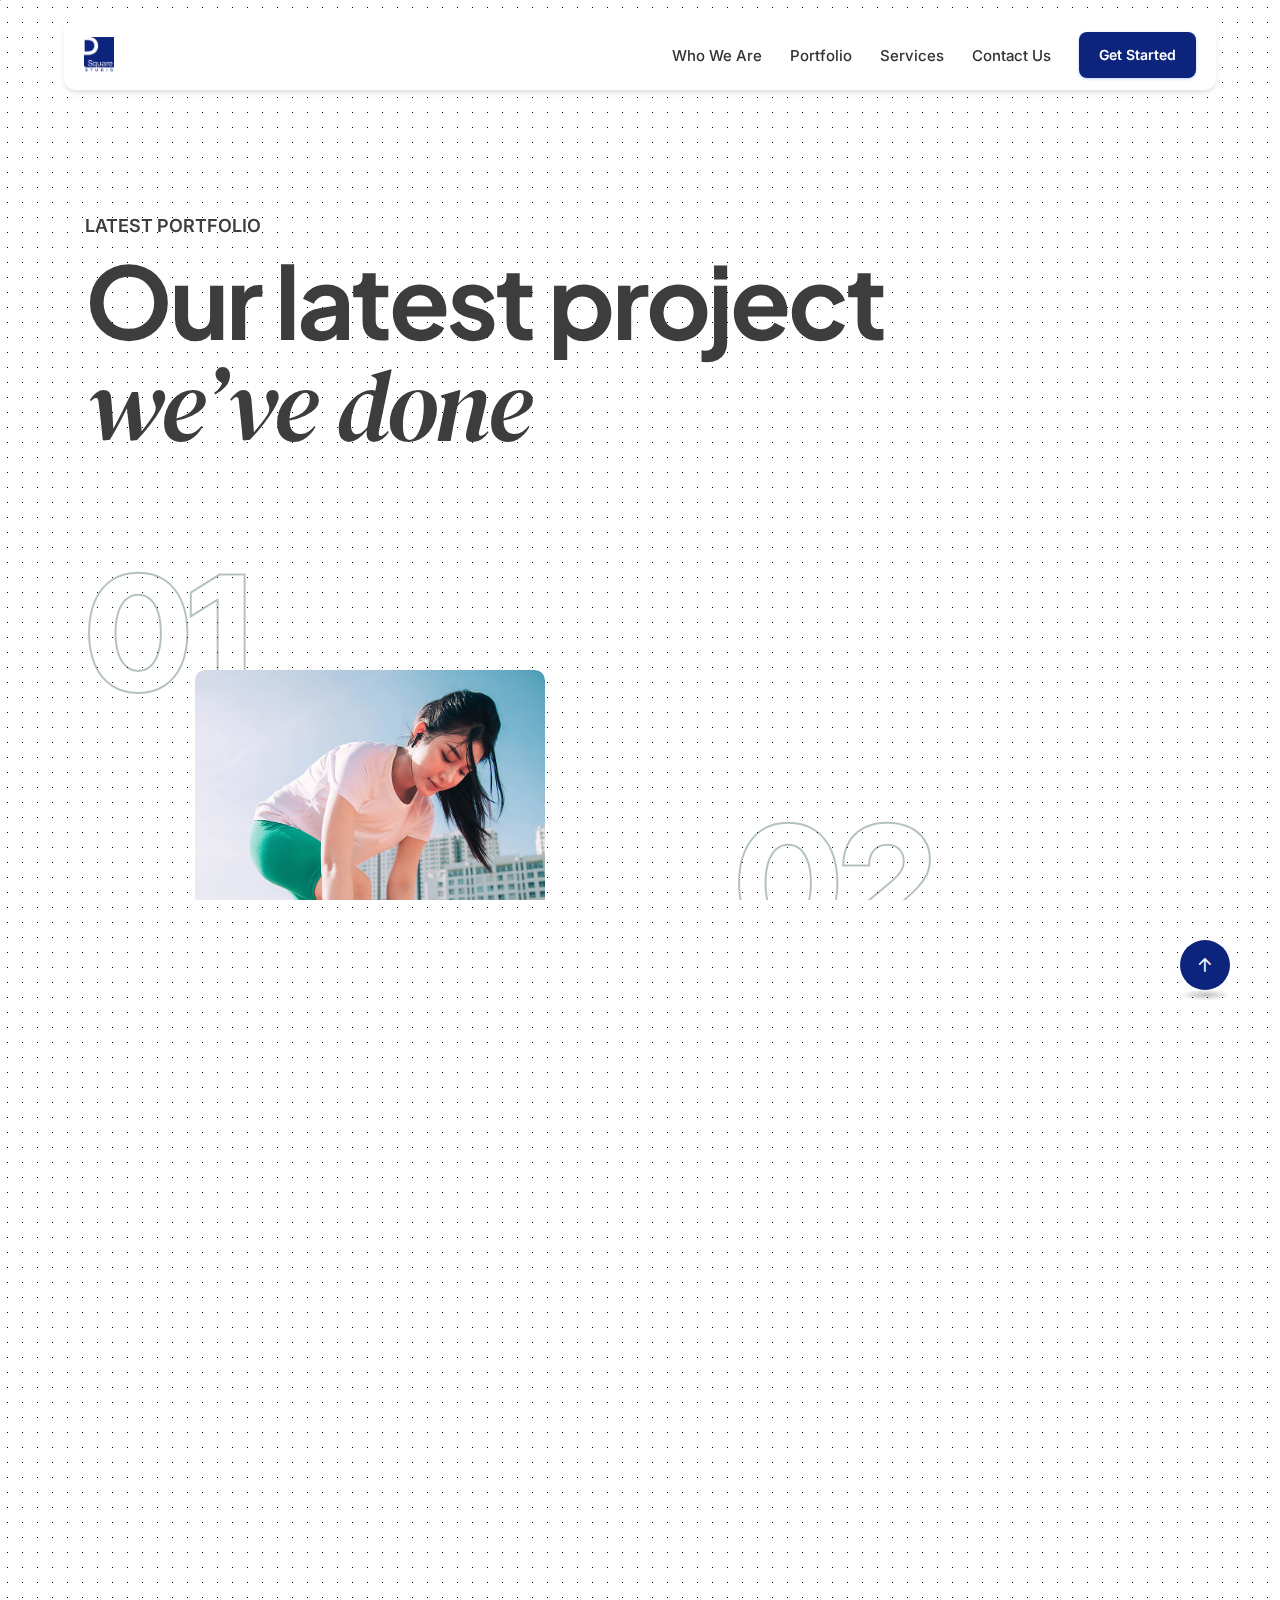
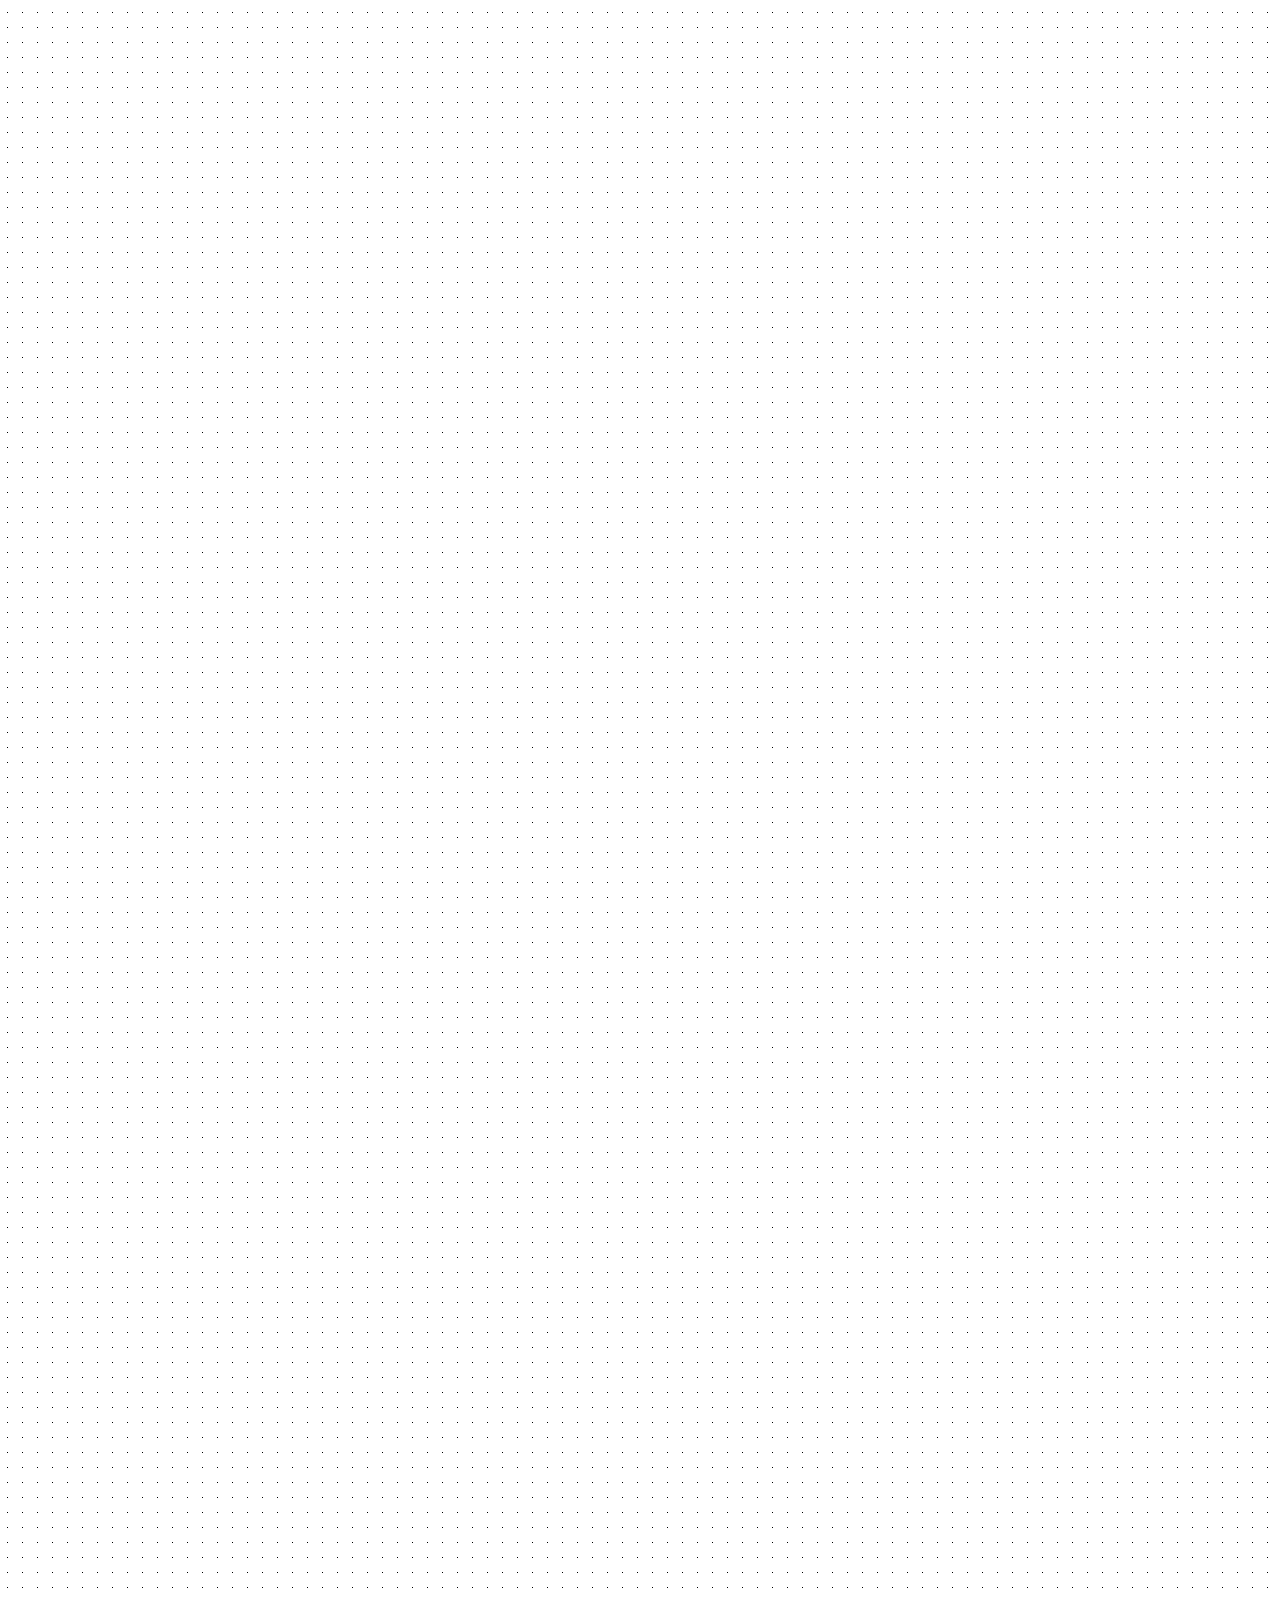
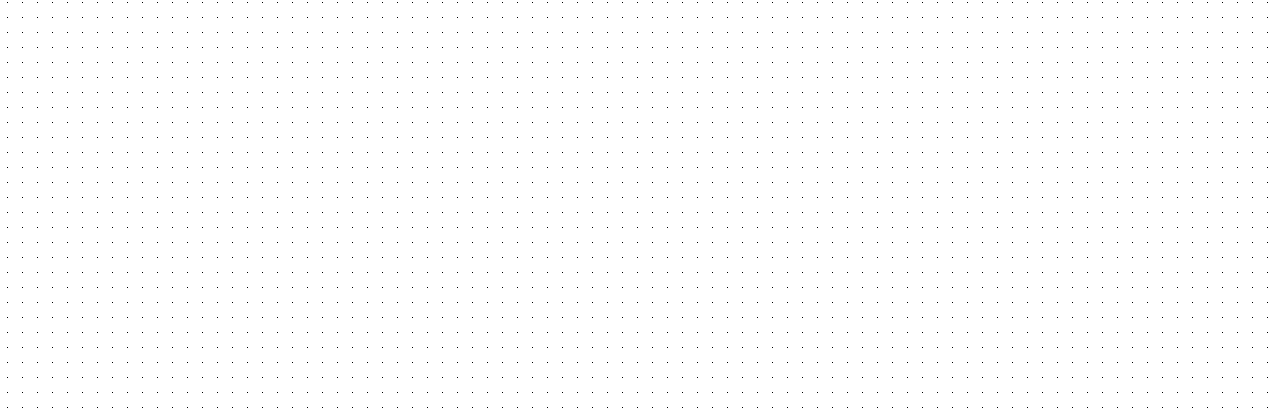
<file: portfolio-random.html>
<!DOCTYPE html>
<html class="no-js" lang="zxx">
  <head>
    <meta charset="utf-8" />
    <meta http-equiv="x-ua-compatible" content="ie=edge" />
    <title>PSquare Studio</title>
    <meta name="description" content="PSquare Studio" />
    <meta name="viewport" content="width=device-width, initial-scale=1" />

    <link
      rel="shortcut icon"
      type="image/x-icon"
      href="assets/img/logo/favicon.png"
    />
    <!-- Place favicon.ico in the root directory -->

    <!-- CSS here -->
    <link rel="stylesheet" href="assets/css/header.css" />
    <!--<< Bootstrap min.css >>-->
    <link rel="stylesheet" href="assets/css/bootstrap.min.css" />
    <!--<< magnific-popup.css >>-->
    <link rel="stylesheet" href="assets/css/magnific-popup.css" />
    <!--<< fontawesome-all.min.css >>-->
    <link rel="stylesheet" href="assets/css/fontawesome-all.min.css" />
    <!--<< swiper-bundle.min.css >>-->
    <link rel="stylesheet" href="assets/css/swiper-bundle.min.css" />
    <!--<< odometer.css >>-->
    <link rel="stylesheet" href="assets/css/odometer.css" />
    <!--<< ion.rangeSlider.min.css >>-->
    <link rel="stylesheet" href="assets/css/ion.rangeSlider.min.css" />
    <!--<< effect-slicer.css >>-->
    <link rel="stylesheet" href="assets/css/effect-slicer.css" />
    <!--<< animate.css >>-->
    <link rel="stylesheet" href="assets/css/animate.css" />
    <!--<< default.css >>-->
    <link rel="stylesheet" href="assets/css/defauls-spacing.css" />
    <!--<< main.css >>-->
    <link rel="stylesheet" href="assets/css/main.css" />
  </head>

  <body>
    <!-- Preloader Start -->
    <div id="preloader" class="preloader">
      <div class="animation-preloader">
        <div class="spinner"></div>
        <div class="txt-loading">
          <span data-text-preloader="P" class="letters-loading"> P </span>
          <span data-text-preloader="A" class="letters-loading"> A </span>
          <span data-text-preloader="R" class="letters-loading"> R </span>
          <span data-text-preloader="O" class="letters-loading"> O </span>
          <span data-text-preloader="D" class="letters-loading"> D </span>
          <span data-text-preloader="Y" class="letters-loading"> Y </span>
        </div>
        <p class="text-center">Loading</p>
      </div>
      <div class="loader">
        <div class="row">
          <div class="col-3 loader-section section-left">
            <div class="bg"></div>
          </div>
          <div class="col-3 loader-section section-left">
            <div class="bg"></div>
          </div>
          <div class="col-3 loader-section section-right">
            <div class="bg"></div>
          </div>
          <div class="col-3 loader-section section-right">
            <div class="bg"></div>
          </div>
        </div>
      </div>
    </div>

    <!-- Start Cursor Pointer -->
    <div class="mouse-follower">
      <span class="cursor-outline"></span>
      <span class="cursor-dot"></span>
    </div>
    <!-- End Cursor Pointer -->

    <!-- Scroll-top -->
    <button class="scroll__top scroll-to-target" data-target="html">
      <i class="fa-sharp fa-regular fa-arrow-up"></i>
    </button>
    <!-- Scroll-top-end-->

    <!-- header-area -->
    <header class="header-area">
      <div class="header-container">
        <!-- Logo -->
        <div class="logo">
          <a href="index.html">
            <!-- Replace with your actual logo -->
            <img src="assets/img/logo/Asset1.png" alt="Company Logo" />
          </a>
        </div>

        <!-- Desktop Navigation -->
        <nav>
          <ul class="nav-menu">
            <li><a href="#">Who We Are</a></li>
            <li><a href="/portfolio-three-columns.html">Portfolio</a></li>
            <li><a href="#">Services</a></li>
            <li><a href="#">Contact Us</a></li>
            <li><button class="cta-button">Get Started</button></li>
          </ul>
        </nav>

        <!-- Mobile Menu Toggle -->
        <button class="mobile-toggle" id="mobileToggle">
          <span></span>
          <span></span>
          <span></span>
        </button>
      </div>

      <!-- Mobile Menu -->
      <div class="mobile-menu" id="mobileMenu">
        <button class="close-menu" id="closeMenu">×</button>
        <ul>
          <li><a href="#">Who We Are</a></li>
          <li><a href="#">Portfolio</a></li>
          <li><a href="#">Services</a></li>
          <li><a href="#">Contact Us</a></li>
        </ul>
        <button class="cta-button">Get Started</button>
      </div>

      <!-- Overlay -->
      <div class="overlay" id="overlay"></div>
    </header>

    <!-- header-area-end -->
    <div id="smooth-wrapper">
      <div id="smooth-content">
        <main>
          <!-- td-breadcrumb-area-start -->
          <div class="td-breadcrumb-area td-breadcrumb-spacing mb-90">
            <div class="container">
              <div class="row">
                <div class="col-xxl-9">
                  <div
                    class="td-breadcrumb-wrap wow fadeInUp"
                    data-wow-delay=".5s"
                    data-wow-duration="1s"
                  >
                    <span
                      class="subtitle d-inline-block mb-10 wow fadeInUp"
                      data-wow-delay=".7s"
                      data-wow-duration="1s"
                      >LATEST PORTFOLIO</span
                    >
                    <h2
                      class="td-section-page-title td-section-page-bigtitle mb-35"
                    >
                      Our latest project <br />
                      <span>we’ve done</span>
                    </h2>
                  </div>
                </div>
              </div>
            </div>
          </div>
          <!-- td-breadcrumb-area-end -->

          <!-- td-portfolio-area-start -->
          <div class="td-portfolio-area pb-160">
            <div class="container">
              <div class="row">
                <div
                  class="col-lg-6 wow fadeInLeft"
                  data-wow-delay=".5s"
                  data-wow-duration="1s"
                >
                  <div
                    class="td-portfolio-6-thumb-wrap mt-90 mr-80 mb-40 p-relative z-index-1"
                  >
                    <h2 class="td-portfolio-6-transparent">01</h2>
                    <div class="td-portfolio-6-thumb ml-110">
                      <div class="roun fix mb-25 p-relative">
                        <img
                          class="w-100"
                          src="assets/img/portfolio/portfolio-6/thumb.jpg"
                          alt=""
                        />
                        <a
                          href="portfolio-three-columns.html"
                          class="td-portfolio-6-btn"
                        >
                          <svg
                            width="14"
                            height="14"
                            viewBox="0 0 14 14"
                            fill="none"
                            xmlns="http://www.w3.org/2000/svg"
                          >
                            <path
                              d="M1 13L13 1"
                              stroke="white"
                              stroke-width="1.5"
                              stroke-linecap="round"
                              stroke-linejoin="round"
                            />
                            <path
                              d="M1 1H13V13"
                              stroke="white"
                              stroke-width="1.5"
                              stroke-linecap="round"
                              stroke-linejoin="round"
                            />
                          </svg>
                        </a>
                      </div>
                      <div class="td-portfolio-6-content">
                        <span class="tag">Identity</span>
                        <h5 class="title">
                          <a href="portfolio-three-columns.html"
                            >Stellar vibes</a
                          >
                        </h5>
                      </div>
                    </div>
                  </div>
                </div>
                <div
                  class="col-lg-6 wow fadeInRight"
                  data-wow-delay=".5s"
                  data-wow-duration="1s"
                >
                  <div
                    class="td-portfolio-6-thumb-wrap spacing ml-80 mb-40 p-relative z-index-1"
                  >
                    <h2 class="td-portfolio-6-transparent">02</h2>
                    <div class="td-portfolio-6-thumb ml-110">
                      <div class="roun fix mb-25 p-relative">
                        <img
                          class="w-100"
                          src="assets/img/portfolio/portfolio-6/thumb-2.jpg"
                          alt=""
                        />
                        <a
                          href="portfolio-three-columns.html"
                          class="td-portfolio-6-btn"
                        >
                          <svg
                            width="14"
                            height="14"
                            viewBox="0 0 14 14"
                            fill="none"
                            xmlns="http://www.w3.org/2000/svg"
                          >
                            <path
                              d="M1 13L13 1"
                              stroke="white"
                              stroke-width="1.5"
                              stroke-linecap="round"
                              stroke-linejoin="round"
                            />
                            <path
                              d="M1 1H13V13"
                              stroke="white"
                              stroke-width="1.5"
                              stroke-linecap="round"
                              stroke-linejoin="round"
                            />
                          </svg>
                        </a>
                      </div>
                      <div class="td-portfolio-6-content">
                        <span class="tag">Identity</span>
                        <h5 class="title">
                          <a href="portfolio-three-columns.html"
                            >Stellar vibes</a
                          >
                        </h5>
                      </div>
                    </div>
                  </div>
                </div>
                <div
                  class="col-lg-6 wow fadeInLeft"
                  data-wow-delay=".5s"
                  data-wow-duration="1s"
                >
                  <div
                    class="td-portfolio-6-thumb-wrap item-3 mb-40 p-relative z-index-1"
                  >
                    <h2 class="td-portfolio-6-transparent">03</h2>
                    <div class="td-portfolio-6-thumb ml-110">
                      <div class="roun fix mb-25 p-relative">
                        <img
                          class="w-100"
                          src="assets/img/portfolio/portfolio-6/thumb-4.jpg"
                          alt=""
                        />
                        <a
                          href="portfolio-three-columns.html"
                          class="td-portfolio-6-btn"
                        >
                          <svg
                            width="14"
                            height="14"
                            viewBox="0 0 14 14"
                            fill="none"
                            xmlns="http://www.w3.org/2000/svg"
                          >
                            <path
                              d="M1 13L13 1"
                              stroke="white"
                              stroke-width="1.5"
                              stroke-linecap="round"
                              stroke-linejoin="round"
                            />
                            <path
                              d="M1 1H13V13"
                              stroke="white"
                              stroke-width="1.5"
                              stroke-linecap="round"
                              stroke-linejoin="round"
                            />
                          </svg>
                        </a>
                      </div>
                      <div class="td-portfolio-6-content">
                        <span class="tag">Identity</span>
                        <h5 class="title">
                          <a href="portfolio-three-columns.html"
                            >Stellar vibes</a
                          >
                        </h5>
                      </div>
                    </div>
                  </div>
                </div>
                <div
                  class="col-lg-6 wow fadeInRight"
                  data-wow-delay=".5s"
                  data-wow-duration="1s"
                >
                  <div
                    class="td-portfolio-6-thumb-wrap item-4 mb-40 p-relative z-index-1"
                  >
                    <h2 class="td-portfolio-6-transparent">04</h2>
                    <div class="td-portfolio-6-thumb ml-110">
                      <div class="roun fix mb-25 p-relative">
                        <img
                          class="w-100"
                          src="assets/img/portfolio/portfolio-6/thumb-3.jpg"
                          alt=""
                        />
                        <a
                          href="portfolio-three-columns.html"
                          class="td-portfolio-6-btn"
                        >
                          <svg
                            width="14"
                            height="14"
                            viewBox="0 0 14 14"
                            fill="none"
                            xmlns="http://www.w3.org/2000/svg"
                          >
                            <path
                              d="M1 13L13 1"
                              stroke="white"
                              stroke-width="1.5"
                              stroke-linecap="round"
                              stroke-linejoin="round"
                            />
                            <path
                              d="M1 1H13V13"
                              stroke="white"
                              stroke-width="1.5"
                              stroke-linecap="round"
                              stroke-linejoin="round"
                            />
                          </svg>
                        </a>
                      </div>
                      <div class="td-portfolio-6-content">
                        <span class="tag">Identity</span>
                        <h5 class="title">
                          <a href="portfolio-three-columns.html"
                            >Stellar vibes</a
                          >
                        </h5>
                      </div>
                    </div>
                  </div>
                </div>
                <div
                  class="col-lg-6 wow fadeInLeft"
                  data-wow-delay=".5s"
                  data-wow-duration="1s"
                >
                  <div
                    class="td-portfolio-6-thumb-wrap item-5 mr-75 mb-40 p-relative z-index-1"
                  >
                    <h2 class="td-portfolio-6-transparent">05</h2>
                    <div class="td-portfolio-6-thumb ml-110">
                      <div class="roun fix mb-25 p-relative">
                        <img
                          class="w-100"
                          src="assets/img/portfolio/portfolio-6/thumb-5.jpg"
                          alt=""
                        />
                        <a
                          href="portfolio-three-columns.html"
                          class="td-portfolio-6-btn"
                        >
                          <svg
                            width="14"
                            height="14"
                            viewBox="0 0 14 14"
                            fill="none"
                            xmlns="http://www.w3.org/2000/svg"
                          >
                            <path
                              d="M1 13L13 1"
                              stroke="white"
                              stroke-width="1.5"
                              stroke-linecap="round"
                              stroke-linejoin="round"
                            />
                            <path
                              d="M1 1H13V13"
                              stroke="white"
                              stroke-width="1.5"
                              stroke-linecap="round"
                              stroke-linejoin="round"
                            />
                          </svg>
                        </a>
                      </div>
                      <div class="td-portfolio-6-content">
                        <span class="tag">Identity</span>
                        <h5 class="title">
                          <a href="portfolio-three-columns.html"
                            >Stellar vibes</a
                          >
                        </h5>
                      </div>
                    </div>
                  </div>
                </div>
                <!-- <div class="col-12 wow fadeInUp" data-wow-delay=".5s" data-wow-duration="1s">
                                <div class="d-flex justify-content-center mt-30">
                                    <div class="td-btn-group">
                                        <a class="td-btn-circle" href="portfolio-three-columns.html">
                                            <i class="fa-solid fa-arrow-right"></i>
                                        </a>
                                        <a class="td-btn-2 td-btn-primary" href="portfolio-four-columns.html">SEE MORE PROJECT</a>
                                        <a class="td-btn-circle" href="portfolio-four-columns.html">
                                            <i class="fa-solid fa-arrow-right"></i>
                                        </a>
                                    </div>
                                </div>
                            </div> -->
              </div>
            </div>
          </div>
          <!-- td-portfolio-area-end -->
        </main>

        <!-- footer-area-start -->
        <footer>
          <div class="td-footer-area pt-120 black-bg">
            <div class="container">
              <div class="row">
                <div class="col-lg-3 col-md-6 col-sm-6">
                  <div class="td-footer-logo mb-30">
                    <a href="index.html">
                      <img src="assets/img/logo/logo-white.png" alt="" />
                    </a>
                  </div>
                </div>
                <div class="col-lg-2 col-md-6 col-sm-6">
                  <div class="td-footer-widget mb-30">
                    <h3 class="td-footer-title mb-30">Quick Link</h3>
                    <ul class="td-footer-widget-list">
                      <li><a href="#">About</a></li>
                      <li><a href="#">Team</a></li>
                      <li><a href="#">Project</a></li>
                      <li><a href="#">Fact</a></li>
                      <li><a href="#">Contact</a></li>
                    </ul>
                  </div>
                </div>
                <div class="col-lg-3 col-md-6 col-sm-6">
                  <div class="td-footer-widget ml-80 mb-30">
                    <h3 class="td-footer-title mb-30">Others</h3>
                    <ul class="td-footer-widget-list">
                      <li><a href="#">License</a></li>
                      <li><a href="#"> Style Guide</a></li>
                      <li><a href="#">Change Log</a></li>
                      <li><a href="#">Error</a></li>
                    </ul>
                  </div>
                </div>
                <div class="col-lg-4 col-md-6 col-sm-6">
                  <div class="td-footer-widget mr-30 mb-30">
                    <h3 class="td-footer-title mb-30">Address</h3>
                    <a class="td-footer-location mb-45 d-inline-block" href="#"
                      >XYZ Times Sq, New York, 10000<br />
                      United States</a
                    >
                    <div class="td-footer-form p-relative">
                      <form action="#">
                        <input type="text" placeholder="example@gmail.com" />
                        <button type="submit">
                          <svg
                            width="12"
                            height="12"
                            viewBox="0 0 12 12"
                            fill="none"
                            xmlns="http://www.w3.org/2000/svg"
                          >
                            <path
                              d="M1 11L11 1"
                              stroke="#1C1D1F"
                              stroke-width="1.5"
                              stroke-linecap="round"
                              stroke-linejoin="round"
                            />
                            <path
                              d="M1 1H11V11"
                              stroke="#1C1D1F"
                              stroke-width="1.5"
                              stroke-linecap="round"
                              stroke-linejoin="round"
                            />
                          </svg>
                        </button>
                      </form>
                    </div>
                  </div>
                </div>
                <div class="col-12">
                  <div class="td-footer-bottom mt-45">
                    <div class="row align-items-center">
                      <div class="col-lg-6 col-md-8">
                        <div class="td-footer-copyright mb-20">
                          <p>
                            © 2025 <a href="#">Parody.</a> All Rights Reserved.
                          </p>
                        </div>
                      </div>
                      <div class="col-lg-6 col-md-4">
                        <div class="td-footer-social text-md-end mb-20">
                          <a href="#">
                            <svg
                              width="13"
                              height="13"
                              viewBox="0 0 16 16"
                              fill="none"
                              xmlns="http://www.w3.org/2000/svg"
                            >
                              <path
                                d="M9.33161 6.77486L15.1688 0H13.7856L8.71722 5.8826L4.66907 0H0L6.12155 8.89546L0 16H1.38336L6.73581 9.78785L11.0109 16H15.68L9.33148 6.77486H9.33187H9.33161ZM7.43696 8.97374L6.81669 8.088L1.88171 1.03969H4.00634L7.98902 6.72789L8.60929 7.61362L13.7863 15.0074H11.6616L7.43709 8.974V8.97361L7.43696 8.97374Z"
                                fill="currentColor"
                              />
                            </svg>
                          </a>
                          <a href="#">
                            <svg
                              width="17"
                              height="17"
                              viewBox="0 0 17 17"
                              fill="none"
                              xmlns="http://www.w3.org/2000/svg"
                            >
                              <path
                                d="M17 8.5C17 3.80558 13.1944 0 8.5 0C3.80558 0 0 3.80558 0 8.5C0 12.7426 3.10833 16.2591 7.17188 16.8967V10.957H5.01367V8.5H7.17188V6.62734C7.17188 4.49703 8.44087 3.32031 10.3825 3.32031C11.3124 3.32031 12.2852 3.48633 12.2852 3.48633V5.57813H11.2133C10.1574 5.57813 9.82812 6.23334 9.82812 6.90554V8.5H12.1855L11.8087 10.957H9.82812V16.8967C13.8917 16.2591 17 12.7426 17 8.5Z"
                                fill="currentColor"
                              />
                            </svg>
                          </a>
                          <a href="#">
                            <svg
                              width="16"
                              height="16"
                              viewBox="0 0 16 16"
                              fill="none"
                              xmlns="http://www.w3.org/2000/svg"
                            >
                              <path
                                d="M11.5 1H4.5C2.567 1 1 2.567 1 4.5V11.5C1 13.433 2.567 15 4.5 15H11.5C13.433 15 15 13.433 15 11.5V4.5C15 2.567 13.433 1 11.5 1Z"
                                stroke="currentColor"
                                stroke-width="1.5"
                                stroke-linecap="round"
                                stroke-linejoin="round"
                              />
                              <path
                                d="M10.7963 7.55921C10.8827 8.14178 10.7832 8.73676 10.5119 9.25952C10.2407 9.78228 9.81148 10.2062 9.28542 10.471C8.75935 10.7358 8.16319 10.8279 7.58173 10.7344C7.00027 10.6408 6.46311 10.3663 6.04667 9.94982C5.63022 9.53338 5.35569 8.99622 5.26213 8.41476C5.16856 7.8333 5.26073 7.23714 5.52551 6.71107C5.79029 6.18501 6.21421 5.75583 6.73697 5.48458C7.25973 5.21333 7.85471 5.11382 8.43728 5.20021C9.03152 5.28833 9.58167 5.56524 10.0065 5.99003C10.4313 6.41482 10.7082 6.96496 10.7963 7.55921Z"
                                stroke="currentColor"
                                stroke-width="1.5"
                                stroke-linecap="round"
                                stroke-linejoin="round"
                              />
                              <path
                                d="M11.8477 4.15039H11.8577"
                                stroke="currentColor"
                                stroke-width="1.5"
                                stroke-linecap="round"
                                stroke-linejoin="round"
                              />
                            </svg>
                          </a>
                          <a href="#">
                            <svg
                              width="15"
                              height="15"
                              viewBox="0 0 15 15"
                              fill="none"
                              xmlns="http://www.w3.org/2000/svg"
                            >
                              <path
                                d="M10.2579 4.7373C11.5141 4.7373 12.7188 5.23632 13.6071 6.12458C14.4954 7.01283 14.9944 8.21757 14.9944 9.47375V14.9996H11.8367V9.47375C11.8367 9.05502 11.6704 8.65344 11.3743 8.35736C11.0782 8.06127 10.6767 7.89493 10.2579 7.89493C9.8392 7.89493 9.43762 8.06127 9.14154 8.35736C8.84545 8.65344 8.67911 9.05502 8.67911 9.47375V14.9996H5.52148V9.47375C5.52148 8.21757 6.0205 7.01283 6.90876 6.12458C7.79701 5.23632 9.00174 4.7373 10.2579 4.7373Z"
                                fill="currentColor"
                              />
                              <path
                                d="M3.15763 5.52734H0V15.0002H3.15763V5.52734Z"
                                fill="currentColor"
                              />
                              <path
                                d="M1.57881 3.15763C2.45077 3.15763 3.15763 2.45077 3.15763 1.57881C3.15763 0.706859 2.45077 0 1.57881 0C0.706859 0 0 0.706859 0 1.57881C0 2.45077 0.706859 3.15763 1.57881 3.15763Z"
                                fill="currentColor"
                              />
                            </svg>
                          </a>
                        </div>
                      </div>
                    </div>
                  </div>
                </div>
              </div>
            </div>
          </div>
        </footer>
        <!-- footer-area-end -->
      </div>
    </div>

    <!-- JS here -->
    <!--<< jquery.Js >>-->
    <script src="assets/js/vendor/jquery.js"></script>
    <!--<< bootstrap.min.Js >>-->
    <script src="assets/js/bootstrap.min.js"></script>
    <!--<< gsap.Js >>-->
    <script src="assets/js/jsap/gsap.js"></script>
    <!--<< gsap-scroll-smoother.Js >>-->
    <script src="assets/js/jsap/gsap-scroll-smoother.js"></script>
    <!--<< gsap-scroll-trigger.Js >>-->
    <script src="assets/js/jsap/gsap-scroll-trigger.js"></script>
    <!--<< gsap-scroll-to-plugin.Js >>-->
    <script src="assets/js/jsap/gsap-scroll-to-plugin.js"></script>
    <!--<< gsap-split-text.Js >>-->
    <script src="assets/js/jsap/gsap-split-text.js"></script>
    <!--<< isotope.pkgd.min.Js >>-->
    <script src="assets/js/isotope.pkgd.min.js"></script>
    <!--<< ion.rangeSlider.min.Js >>-->
    <script src="assets/js/ion.rangeSlider.min.js"></script>
    <!--<< effect-slicer.Js >>-->
    <script src="assets/js/effect-slicer.js"></script>
    <!--<< imagesloaded.pkgd.min.Js >>-->
    <script src="assets/js/imagesloaded.pkgd.min.js"></script>
    <!--<< jquery.magnific-popup.min.Js >>-->
    <script src="assets/js/jquery.magnific-popup.min.js"></script>
    <!--<< jquery.odometer.min.Js >>-->
    <script src="assets/js/jquery.odometer.min.js"></script>
    <!--<< jquery-appear.Js >>-->
    <script src="assets/js/jquery-appear.js"></script>
    <!--<< swiper-bundle.min.Js >>-->
    <script src="assets/js/swiper-bundle.min.js"></script>
    <!--<< jquery.nice-select.min.Js >>-->
    <script src="assets/js/nice-select.js"></script>
    <!--<< wow.Js >>-->
    <script src="assets/js/wow.js"></script>
    <!--<< ajax-form.Js >>-->
    <script src="assets/js/ajax-form.js"></script>
    <!--<< main.Js >>-->
    <script src="assets/js/main.js"></script>
  </body>
</html>
</file>
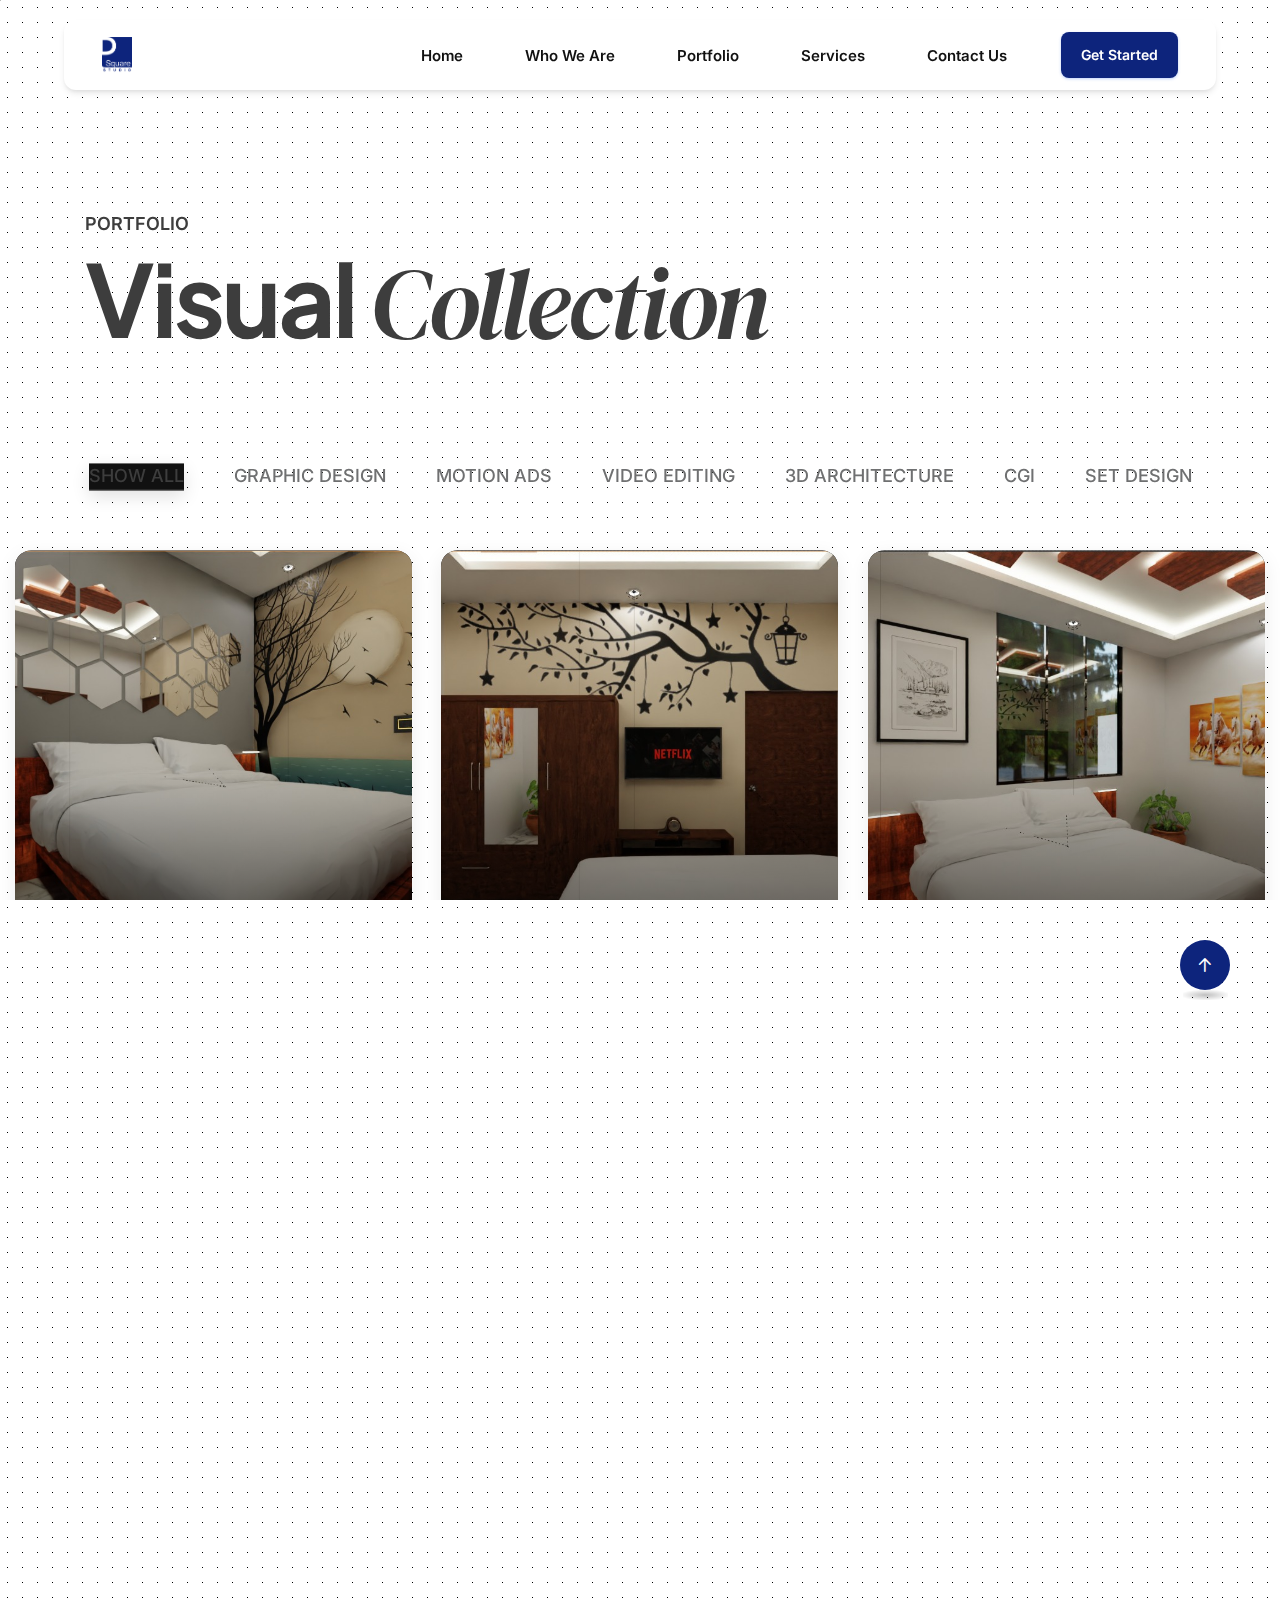
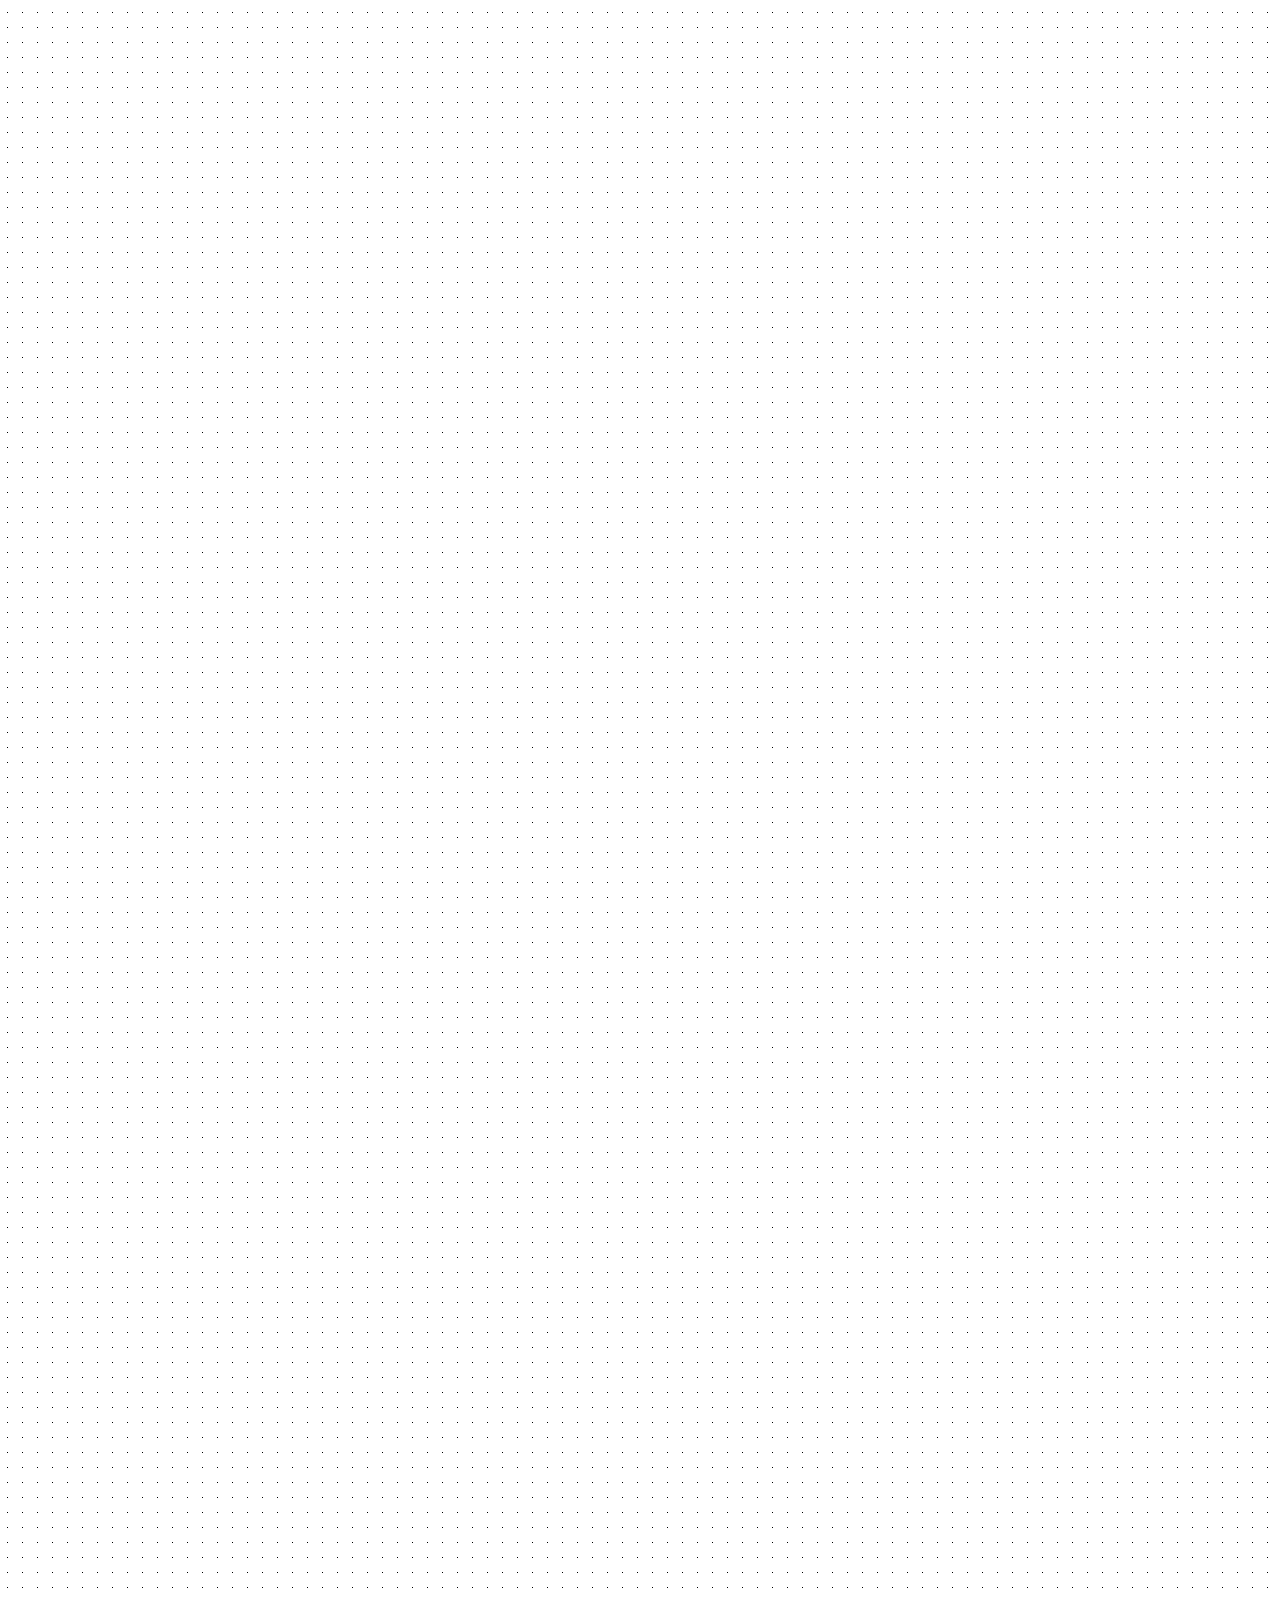
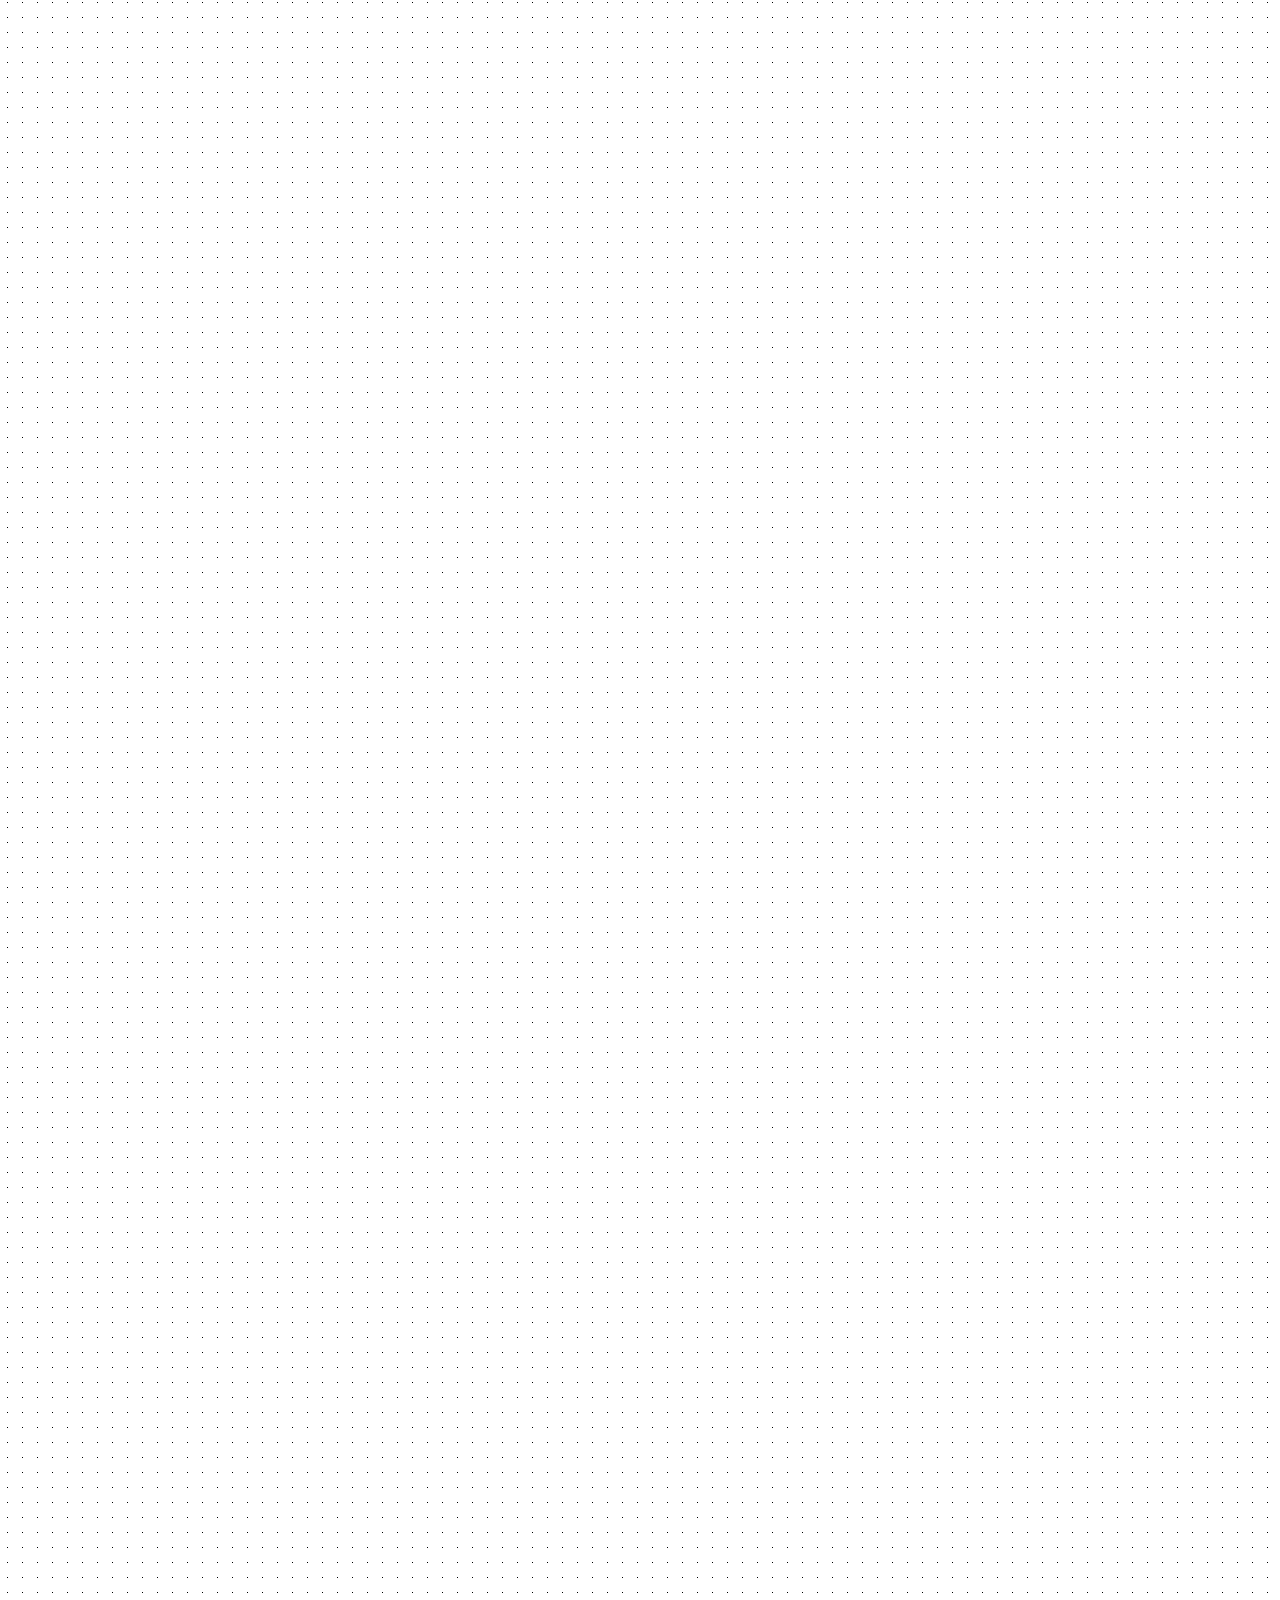
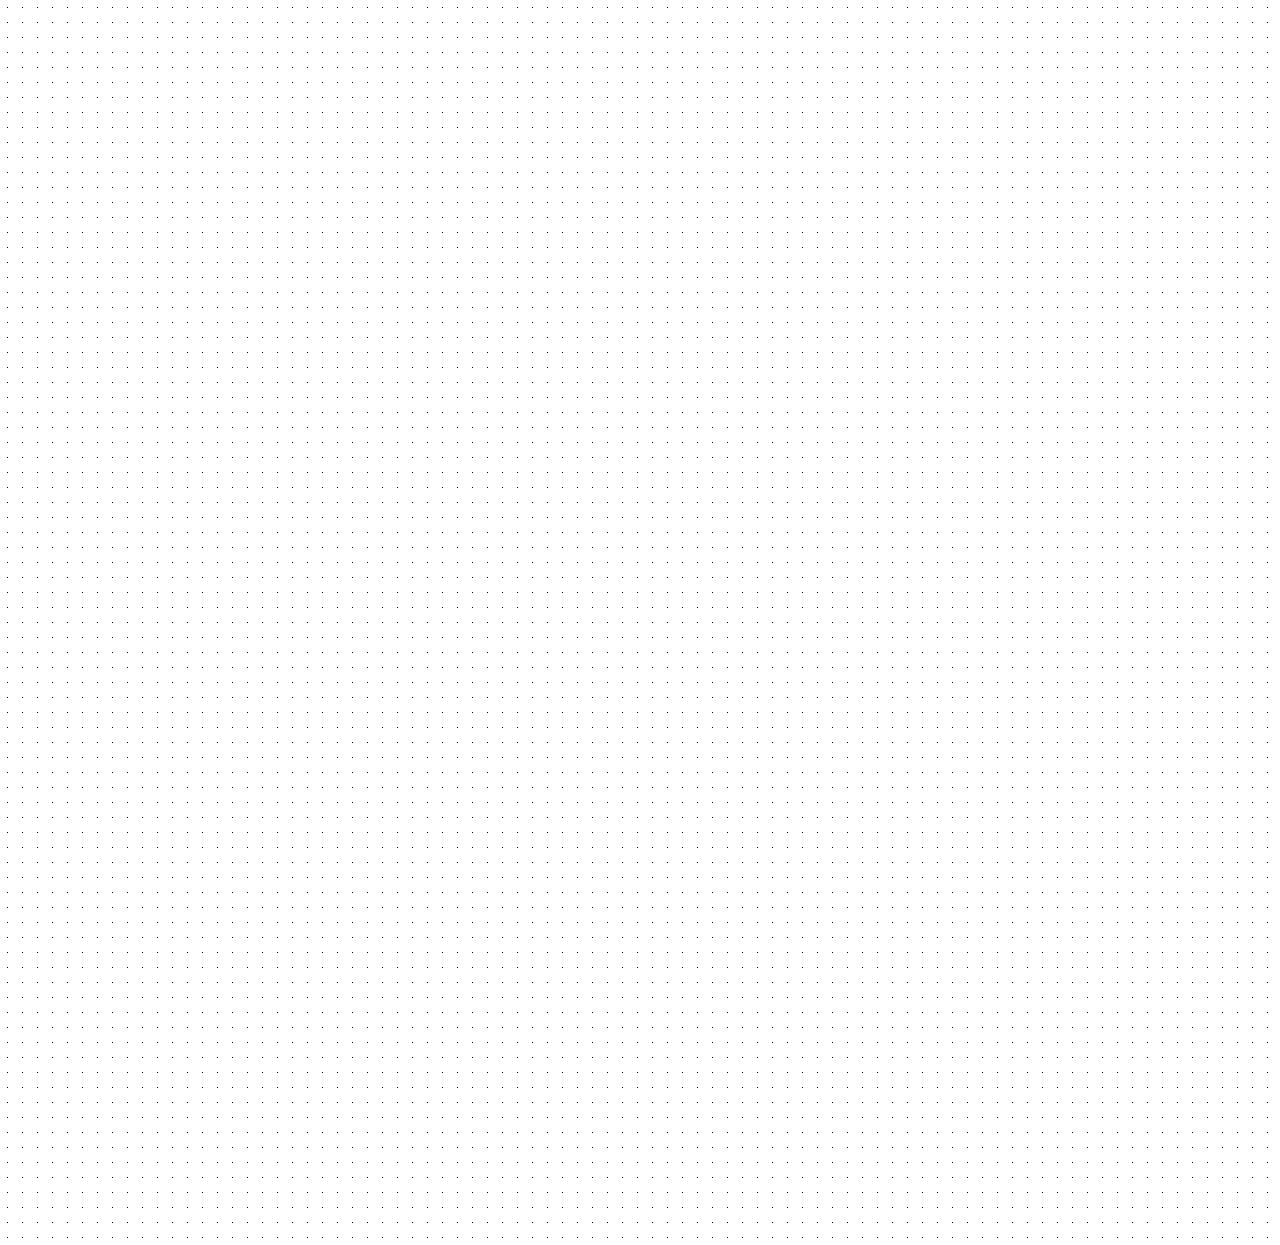
<file: portfolio-three-columns.html>
<!DOCTYPE html>
<html class="no-js" lang="zxx">
  <head>
    <meta charset="utf-8" />
    <meta http-equiv="x-ua-compatible" content="ie=edge" />
    <title>PSquare Studio</title>
    <meta name="description" content="PSquare Studio" />
    <meta name="viewport" content="width=device-width, initial-scale=1" />

    <style>
      /* ---------- existing resets & buttons ---------- */
      button {
        border: 0;
        background: transparent;
        padding: 10px 16px;
        border-radius: 8px;
        cursor: pointer;
        font-weight: 600;
      }
      button.active {
        background: #111;
        color: #fff;
        box-shadow: 0 6px 18px rgba(0, 0, 0, 0.12);
      }
      .td-portfolio-filter-btn button:hover {
        opacity: 0.92;
      }

      /* ---------- card container ---------- */
      .td-portfolio-filter-wrapper {
        position: relative;
        border-radius: 16px;
        overflow: hidden;
        background: #000;
        box-shadow: 0 6px 20px rgba(0, 0, 0, 0.08);
        transition: 0.25s ease;
        min-height: 220px;
      }
      .td-portfolio-filter-wrapper:hover {
        transform: translateY(-6px);
        box-shadow: 0 18px 45px rgba(0, 0, 0, 0.18);
      }

      /* ---------- media equal size ---------- */
      .td-portfolio-filter-thumb img,
      .td-portfolio-filter-thumb video {
        width: 100%;
        height: 100%;
        object-fit: cover;
        aspect-ratio: 3 / 3;
        display: block;
        background: #111;
      }
      .td-portfolio-filter-thumb {
        width: 100%;
        height: 100%;
      }
      .td-portfolio-filter-thumb video {
        aspect-ratio: 3 / 3;
      }

      /* bottom gradient + label */
      .td-portfolio-filter-wrapper::after {
        content: "";
        position: absolute;
        left: 0;
        bottom: 0;
        width: 100%;
        height: 45%;
        background: linear-gradient(to top, rgba(0, 0, 0, 0.55), transparent);
        z-index: 5;
      }
      .portfolio-label {
        position: absolute;
        left: 0;
        bottom: 0;
        padding: 16px 20px;
        width: 100%;
        font-size: 18px;
        font-weight: 600;
        color: #fff;
        z-index: 10;
      }
      .mb-30 {
        margin-bottom: 35px !important;
      }

      /* ---------- MOBILE HORIZONTAL SCROLL ---------- */
      .portfolio-filter-scroll {
        width: 100%;
        overflow-x: auto;
        overflow-y: hidden;
        white-space: nowrap;
        padding-bottom: 12px;
        cursor: grab;
        -webkit-overflow-scrolling: touch;
        -ms-overflow-style: none; /* IE and Edge */
        scrollbar-width: none; /* Firefox */
      }
      .portfolio-filter-scroll:active {
        cursor: grabbing;
      }
      .portfolio-filter-scroll::-webkit-scrollbar {
        display: none;
        height: 8px;
      }
      .portfolio-filter-scroll .td-portfolio-filter-btn {
        display: inline-flex;
        gap: 12px;
        align-items: center;
        padding-left: 12px;
      }
      .portfolio-filter-scroll button {
        white-space: nowrap;
        background: #f1f1f1;
        color: #111;
        padding: 9px 14px;
        font-size: 14px;
      }
      @media (min-width: 768px) {
        .portfolio-filter-scroll {
          overflow: visible;
          white-space: normal;
          padding-bottom: 0;
          cursor: default;
        }
        .portfolio-filter-scroll .td-portfolio-filter-btn {
          display: flex;
          justify-content: center;
          gap: 18px;
          padding-left: 0;
        }
        .portfolio-filter-scroll button {
          background: transparent;
          color: inherit;
          padding: 8px 12px;
        }
        .portfolio-filter-scroll button.active {
          background: #111;
          color: #fff;
        }
      }

      /* grid spacing */
      .grid {
        margin-left: -15px;
        margin-right: -15px;
      }
      .grid .col-lg-4 {
        padding-left: 15px;
        padding-right: 15px;
        margin-bottom: 30px;
      }

      /* header & nav baseline */
      .header-area {
        padding: 18px 0;
        background: #fff;
        position: sticky;
        top: 0;
        z-index: 999;
        box-shadow: 0 2px 8px rgba(0, 0, 0, 0.04);
      }
      .header-container {
        display: flex;
        align-items: center;
        justify-content: space-between;
        max-width: 1200px;
        margin: 0 auto;
        padding: 0 18px;
      }
      .logo img {
        height: 42px;
        display: block;
      }
      nav .nav-menu {
        list-style: none;
        display: flex;
        gap: 18px;
        align-items: center;
        margin: 0;
        padding: 0;
      }
      nav .nav-menu li a {
        text-decoration: none;
        color: #111;
        font-weight: 600;
        padding: 6px 8px;
      }
      .cta-button {
        background: #111;
        color: #fff;
        padding: 8px 14px;
        border-radius: 8px;
      }

      /* mobile menu */
      .mobile-toggle {
        display: none;
        background: transparent;
        border: 0;
      }
      .mobile-menu {
        display: none;
        position: fixed;
        top: 0;
        right: 0;
        width: 320px;
        height: 100vh;
        background: #fff;
        box-shadow: -8px 0 24px rgba(0, 0, 0, 0.1);
        padding: 30px;
        z-index: 1000;
      }
      .mobile-menu .close-menu {
        background: transparent;
        border: 0;
        font-size: 28px;
        position: absolute;
        top: 10px;
        right: 14px;
        cursor: pointer;
      }
      .overlay {
        display: none;
        position: fixed;
        inset: 0;
        background: rgba(0, 0, 0, 0.45);
        z-index: 999;
      }
      @media (max-width: 991px) {
        nav .nav-menu {
          display: none;
        }
        .mobile-toggle {
          display: inline-block;
        }
      }

      /* footer baseline */
      footer .td-footer-area {
        background: #0b0b0b;
        color: #fff;
        padding: 60px 0;
      }
      footer .td-footer-area a {
        color: #fff;
        text-decoration: none;
      }

      /* ==========================
         LIGHTBOX + THUMBNAILS
         ========================== */

      /* overlay */
      #lightboxOverlay {
        position: fixed;
        inset: 0;
        background: rgba(0, 0, 0, 0.95);
        display: none;
        justify-content: center;
        align-items: center;
        z-index: 99999;
        padding: 20px;
      }

      /* content wrapper: main preview + thumbnails */
      #lightboxContent {
        width: 100%;
        max-width: 1100px;
        max-height: 90vh;
        display: flex;
        flex-direction: column;
        gap: 12px;
        position: relative;
        align-items: center;
        justify-content: center;
      }

      /* main preview area */
      .lb-main {
        width: 100%;
        max-height: 78vh;
        background: transparent;
        display: flex;
        align-items: center;
        justify-content: center;
        position: relative;
      }
      .lb-main img,
      .lb-main video {
        width: 100%;
        height: auto;
        max-height: 78vh;
        border-radius: 10px;
        object-fit: contain;
      }

      /* tiny film-strip thumbnails row */
      .lb-thumbs {
        width: 100%;
        display: flex;
        align-items: center;
        gap: 8px;
        overflow-x: auto;
        padding: 8px 6px;
        -webkit-overflow-scrolling: touch;
      }
      .lb-thumbs::-webkit-scrollbar {
        height: 8px;
      }
      .lb-thumb {
        flex: 0 0 auto;
        width: 94px; /* film-strip small thumb width */
        height: 56px; /* small fixed height (film-strip feel) */
        border-radius: 6px;
        overflow: hidden;
        background: #111;
        display: flex;
        align-items: center;
        justify-content: center;
        position: relative;
        cursor: pointer;
        box-shadow: 0 6px 18px rgba(0, 0, 0, 0.2);
        border: 2px solid transparent;
      }
      .lb-thumb img,
      .lb-thumb video {
        width: 100%;
        height: 100%;
        object-fit: cover;
        display: block;
      }

      /* highlight active thumbnail */
      .lb-thumb.active {
        border-color: #fff;
        transform: scale(1.03);
        box-shadow: 0 12px 30px rgba(0, 0, 0, 0.45);
      }

      /* navigation, close and loader */
      #lightboxClose {
        position: absolute;
        top: 12px;
        right: 12px;
        font-size: 34px;
        color: #fff;
        cursor: pointer;
        background: rgba(255, 255, 255, 0.06);
        padding: 6px 12px;
        border-radius: 8px;
        z-index: 100010;
      }
      .lb-nav {
        position: absolute;
        top: 50%;
        transform: translateY(-50%);
        font-size: 34px;
        color: white;
        cursor: pointer;
        padding: 10px 14px;
        background: rgba(255, 255, 255, 0.04);
        border-radius: 50%;
        user-select: none;
        z-index: 100010;
      }
      #lbPrev {
        left: 18px;
      }
      #lbNext {
        right: 18px;
      }
      @media (max-width: 600px) {
        #lightboxClose {
          font-size: 26px;
          top: 8px;
          right: 8px;
        }
        .lb-nav {
          font-size: 26px;
          padding: 8px 10px;
        }
        .lb-thumb {
          width: 76px;
          height: 48px;
        }
      }

      .lb-loader {
        width: 56px;
        height: 56px;
        border-radius: 50%;
        border: 4px solid rgba(255, 255, 255, 0.12);
        border-top-color: #fff;
        animation: spin 1s linear infinite;
        position: absolute;
        z-index: 100005;
      }
      @keyframes spin {
        to {
          transform: rotate(360deg);
        }
      }

      /* accessibility focus rings */
      button:focus,
      a:focus,
      .lb-thumb:focus {
        outline: 3px solid rgba(255, 255, 255, 0.08);
        outline-offset: 2px;
      }
    </style>
    <link
      rel="shortcut icon"
      type="image/x-icon"
      href="assets/img/logo/Asset1.png"
    />
    <!-- Place favicon.ico in the root directory -->

    <!-- CSS here -->
    <link rel="stylesheet" href="assets/css/header.css" />
    <!--<< Bootstrap min.css >>-->
    <link rel="stylesheet" href="assets/css/bootstrap.min.css" />
    <!--<< magnific-popup.css >>-->
    <link rel="stylesheet" href="assets/css/magnific-popup.css" />
    <!--<< fontawesome-all.min.css >>-->
    <link rel="stylesheet" href="assets/css/fontawesome-all.min.css" />
    <!--<< swiper-bundle.min.css >>-->
    <link rel="stylesheet" href="assets/css/swiper-bundle.min.css" />
    <!--<< odometer.css >>-->
    <link rel="stylesheet" href="assets/css/odometer.css" />
    <!--<< ion.rangeSlider.min.css >>-->
    <link rel="stylesheet" href="assets/css/ion.rangeSlider.min.css" />
    <!--<< effect-slicer.css >>-->
    <link rel="stylesheet" href="assets/css/effect-slicer.css" />
    <!--<< animate.css >>-->
    <link rel="stylesheet" href="assets/css/animate.css" />
    <!--<< default.css >>-->
    <link rel="stylesheet" href="assets/css/defauls-spacing.css" />
    <!--<< main.css >>-->
    <link rel="stylesheet" href="assets/css/main.css" />
  </head>

  <body>
    <!-- Preloader Start -->
    <div id="preloader" class="preloader">
      <div class="animation-preloader">
        <div class="spinner"></div>
        <div class="txt-loading">
          <span data-text-preloader="P" class="letters-loading"> P </span>
          <span data-text-preloader="S" class="letters-loading"> S </span>
          <span data-text-preloader="Q" class="letters-loading"> Q </span>
          <span data-text-preloader="U" class="letters-loading"> U </span>
          <span data-text-preloader="A" class="letters-loading"> A </span>
          <span data-text-preloader="R" class="letters-loading"> R </span>
          <span data-text-preloader="E" class="letters-loading"> E </span>
        </div>
        <p class="text-center">Loading</p>
      </div>
      <div class="loader">
        <div class="row">
          <div class="col-3 loader-section section-left">
            <div class="bg"></div>
          </div>
          <div class="col-3 loader-section section-left">
            <div class="bg"></div>
          </div>
          <div class="col-3 loader-section section-right">
            <div class="bg"></div>
          </div>
          <div class="col-3 loader-section section-right">
            <div class="bg"></div>
          </div>
        </div>
      </div>
    </div>

    <!-- Start Cursor Pointer -->

    <div class="mouse-follower">
      <span class="cursor-outline"></span>
      <span class="cursor-dot"></span>
    </div>
    <!-- End Cursor Pointer -->

    <!-- Scroll-top -->
    <button class="scroll__top scroll-to-target" data-target="html">
      <i class="fa-sharp fa-regular fa-arrow-up"></i>
    </button>
    <!-- Scroll-top-end-->

    <!-- header-area -->
    <header class="header-area">
      <div class="header-container">
        <!-- Logo -->
        <div class="logo">
          <a href="index.html">
            <!-- Replace with your actual logo -->
            <img src="assets/img/logo/Asset1.png" alt="Company Logo" />
          </a>
        </div>

        <!-- Desktop Navigation -->
        <nav>
          <ul class="nav-menu">
            <li><a href="index.html">Home</a></li>
            <li><a href="about.html">Who We Are</a></li>
            <li><a href="portfolio-three-columns.html">Portfolio</a></li>
            <li><a href="service.html">Services</a></li>
            <li><a href="contact.html">Contact Us</a></li>
            <li>
              <button
                class="cta-button"
                onclick="window.location.href='contact.html'"
              >
                Get Started
              </button>
            </li>
          </ul>
        </nav>

        <!-- Mobile Menu Toggle -->
        <button class="mobile-toggle" id="mobileToggle">
          <span></span>
          <span></span>
          <span></span>
        </button>
      </div>

      <!-- Mobile Menu -->
      <div class="mobile-menu" id="mobileMenu">
        <button class="close-menu" id="closeMenu">×</button>
        <ul>
          <li><a href="index.html">Home</a></li>
          <li><a href="about.html">Who We Are</a></li>
          <li><a href="portfolio-three-columns.html">Portfolio</a></li>
          <li><a href="service.html">Services</a></li>
          <li><a href="contact.html">Contact Us</a></li>
        </ul>
        <a href="contact.html"
          ><button class="cta-button">Get Started</button></a
        >
      </div>

      <!-- Overlay -->
      <div class="overlay" id="overlay"></div>
    </header>
    <!-- header-area-end -->

    <div id="smooth-wrapper">
      <div id="smooth-content">
        <main>
          <!-- td-breadcrumb-area-start -->
          <div class="td-breadcrumb-area td-breadcrumb-spacing mb-75">
            <div class="container">
              <div class="row">
                <div class="col-lg-9">
                  <div class="td-breadcrumb-wrap">
                    <span
                      class="subtitle d-inline-block mb-10 wow fadeInLeft"
                      data-wow-delay=".5s"
                      data-wow-duration="1s"
                      > PORTFOLIO</span
                    >
                    <h2
                      class="td-section-page-title td-section-page-bigtitle mb-35 wow fadeInLeft"
                      data-wow-delay=".7s"
                      data-wow-duration="1s"
                    >
                      Visual <span>Collection</span>
                    </h2>
                  </div>
                </div>
              </div>
            </div>
          </div>
          <!-- td-breadcrumb-area-end -->

          <!-- td-portfolio-area-start -->
          <div
            class="td-portfolio-filter-area td-portfolio-filter-three pb-160"
          >
            <div class="container-fluid container-1830">
              <div class="row">
                <div
                  class="col-lg-12 mb-50 wow fadeInUp"
                  data-wow-delay=".5s"
                  data-wow-duration="1s"
                >
                  <div
                    class="td-portfolio-filter-btn text-center masonary-menu"
                  >
                    <button data-filter="*" class="active">SHOW ALL</button>
                    <button data-filter=".prof">Graphic Design</button>
                    <button data-filter=".prof1">Motion Ads</button>
                    <button data-filter=".prof2">Video Editing</button>
                    <button data-filter=".prof3">3D Architecture</button>
                    <button data-filter=".prof4">CGI</button>
                    <button data-filter=".prof4">Set Design</button>
                  </div>
                </div>
              </div>
              <div class="grid row" id="portfolioGrid">
                <!-- 3d architecture images start -->
                <!-- Item 1 -->
                <div class="col-lg-4 col-md-6 grid-item prof prof1 mb-30">
                  <div
                    class="td-portfolio-filter-wrapper"
                    tabindex="0"
                    role="button"
                    aria-label="Open Project Title 1"
                  >
                    <div class="td-portfolio-filter-thumb">
                      <img
                        data-src="assets/img/portfolio/3D Architecture/1.jpg"
                        alt="Project 1"
                        class="lazy"
                      />
                    </div>
                  </div>
                </div>
                <!-- Item 2 -->
                <div class="col-lg-4 col-md-6 grid-item prof prof1 mb-30">
                  <div
                    class="td-portfolio-filter-wrapper"
                    tabindex="0"
                    role="button"
                    aria-label="Open Project Title 1"
                  >
                    <div class="td-portfolio-filter-thumb">
                      <img
                        data-src="assets/img/portfolio/3D Architecture/2.jpg"
                        alt="Project 1"
                        class="lazy"
                      />
                    </div>
                  </div>
                </div>
                <!-- Item 3 -->
                <div class="col-lg-4 col-md-6 grid-item prof prof1 mb-30">
                  <div
                    class="td-portfolio-filter-wrapper"
                    tabindex="0"
                    role="button"
                    aria-label="Open Project Title 1"
                  >
                    <div class="td-portfolio-filter-thumb">
                      <img
                        data-src="assets/img/portfolio/3D Architecture/3.jpg"
                        alt="Project 1"
                        class="lazy"
                      />
                    </div>
                  </div>
                </div>
                <!-- Item 4 -->
                <div class="col-lg-4 col-md-6 grid-item prof prof1 mb-30">
                  <div
                    class="td-portfolio-filter-wrapper"
                    tabindex="0"
                    role="button"
                    aria-label="Open Project Title 1"
                  >
                    <div class="td-portfolio-filter-thumb">
                      <img
                        data-src="assets/img/portfolio/3D Architecture/4.jpg"
                        alt="Project 1"
                        class="lazy"
                      />
                    </div>
                  </div>
                </div>
                <!-- Item 5 -->
                <div class="col-lg-4 col-md-6 grid-item prof prof1 mb-30">
                  <div
                    class="td-portfolio-filter-wrapper"
                    tabindex="0"
                    role="button"
                    aria-label="Open Project Title 1"
                  >
                    <div class="td-portfolio-filter-thumb">
                      <img
                        data-src="assets/img/portfolio/3D Architecture/5.jpg"
                        alt="Project 1"
                        class="lazy"
                      />
                    </div>
                  </div>
                </div>
                <!-- 3d architecture images end -->
                <!-- cgi videos start -->
                <!-- Item 1 -->
                <div class="col-lg-4 col-md-6 grid-item prof2 mb-30">
                  <div
                    class="td-portfolio-filter-wrapper"
                    tabindex="0"
                    role="button"
                    aria-label="Open Motion Ad 2"
                  >
                    <div class="td-portfolio-filter-thumb">
                      <video
                        class="lazy-video"
                        autoplay="true"
                        muted
                        loop
                        playsinline
                        preload="metadata"
                        data-src="assets/img/portfolio/CGI/1.mp4"
                        data-thumb="assets/img/portfolio/CGI/thumbnail_1.jpg"
                      ></video>
                    </div>
                  </div>
                </div>
                <!-- Item 2 -->
                <div class="col-lg-4 col-md-6 grid-item prof2 mb-30">
                  <div
                    class="td-portfolio-filter-wrapper"
                    tabindex="0"
                    role="button"
                    aria-label="Open Motion Ad 2"
                  >
                    <div class="td-portfolio-filter-thumb">
                      <video
                        class="lazy-video"
                        autoplay="true"
                        muted
                        loop
                        playsinline
                        preload="metadata"
                        data-src="assets/img/portfolio/CGI/2.mp4"
                        data-thumb="assets/img/portfolio/CGI/thumbnail_2.jpg"
                      ></video>
                    </div>
                  </div>
                </div>
                <!-- Item 3 -->
                <div class="col-lg-4 col-md-6 grid-item prof2 mb-30">
                  <div
                    class="td-portfolio-filter-wrapper"
                    tabindex="0"
                    role="button"
                    aria-label="Open Motion Ad 2"
                  >
                    <div class="td-portfolio-filter-thumb">
                      <video
                        class="lazy-video"
                        autoplay="true"
                        muted
                        loop
                        playsinline
                        preload="metadata"
                        data-src="assets/img/portfolio/CGI/3.mp4"
                        data-thumb="assets/img/portfolio/CGI/thumbnail_3.jpg"
                      ></video>
                    </div>
                  </div>
                </div>
                <!-- Item 4 -->
                <div class="col-lg-4 col-md-6 grid-item prof2 mb-30">
                  <div
                    class="td-portfolio-filter-wrapper"
                    tabindex="0"
                    role="button"
                    aria-label="Open Motion Ad 2"
                  >
                    <div class="td-portfolio-filter-thumb">
                      <video
                        class="lazy-video"
                        autoplay="true"
                        muted
                        loop
                        playsinline
                        preload="metadata"
                        data-src="assets/img/portfolio/CGI/4.mp4"
                        data-thumb="assets/img/portfolio/CGI/thumbnail_4.jpg"
                      ></video>
                    </div>
                  </div>
                </div>
                <!-- cgi videos end -->
                <!-- set design images start -->
                <!-- Item 1 -->
                <div class="col-lg-4 col-md-6 grid-item prof prof1 mb-30">
                  <div
                    class="td-portfolio-filter-wrapper"
                    tabindex="0"
                    role="button"
                    aria-label="Open Project Title 1"
                  >
                    <div class="td-portfolio-filter-thumb">
                      <img
                        data-src="assets/img/portfolio/Set design/1.jpg"
                        alt="Project 1"
                        class="lazy"
                      />
                    </div>
                  </div>
                </div>
                <!-- Item 2 -->
                <div class="col-lg-4 col-md-6 grid-item prof prof1 mb-30">
                  <div
                    class="td-portfolio-filter-wrapper"
                    tabindex="0"
                    role="button"
                    aria-label="Open Project Title 1"
                  >
                    <div class="td-portfolio-filter-thumb">
                      <img
                        data-src="assets/img/portfolio/Set design/2.jpg"
                        alt="Project 1"
                        class="lazy"
                      />
                    </div>
                  </div>
                </div>
                <!-- Item 3 -->
                <div class="col-lg-4 col-md-6 grid-item prof prof1 mb-30">
                  <div
                    class="td-portfolio-filter-wrapper"
                    tabindex="0"
                    role="button"
                    aria-label="Open Project Title 1"
                  >
                    <div class="td-portfolio-filter-thumb">
                      <img
                        data-src="assets/img/portfolio/Set design/3.jpg"
                        alt="Project 1"
                        class="lazy"
                      />
                    </div>
                  </div>
                </div>
                <!-- Item 4 -->
                <div class="col-lg-4 col-md-6 grid-item prof prof1 mb-30">
                  <div
                    class="td-portfolio-filter-wrapper"
                    tabindex="0"
                    role="button"
                    aria-label="Open Project Title 1"
                  >
                    <div class="td-portfolio-filter-thumb">
                      <img
                        data-src="assets/img/portfolio/Set design/4.jpg"
                        alt="Project 1"
                        class="lazy"
                      />
                    </div>
                  </div>
                </div>
                <!-- Item 5 -->
                <div class="col-lg-4 col-md-6 grid-item prof prof1 mb-30">
                  <div
                    class="td-portfolio-filter-wrapper"
                    tabindex="0"
                    role="button"
                    aria-label="Open Project Title 1"
                  >
                    <div class="td-portfolio-filter-thumb">
                      <img
                        data-src="assets/img/portfolio/Set design/5.jpg"
                        alt="Project 1"
                        class="lazy"
                      />
                    </div>
                  </div>
                </div>
                <!-- Item 6 -->
                <div class="col-lg-4 col-md-6 grid-item prof prof1 mb-30">
                  <div
                    class="td-portfolio-filter-wrapper"
                    tabindex="0"
                    role="button"
                    aria-label="Open Project Title 1"
                  >
                    <div class="td-portfolio-filter-thumb">
                      <img
                        data-src="assets/img/portfolio/Set design/6.jpg"
                        alt="Project 1"
                        class="lazy"
                      />
                    </div>
                  </div>
                </div>
                <!-- Item 7 -->
                <div class="col-lg-4 col-md-6 grid-item prof prof1 mb-30">
                  <div
                    class="td-portfolio-filter-wrapper"
                    tabindex="0"
                    role="button"
                    aria-label="Open Project Title 1"
                  >
                    <div class="td-portfolio-filter-thumb">
                      <img
                        data-src="assets/img/portfolio/Set design/7.jpg"
                        alt="Project 1"
                        class="lazy"
                      />
                    </div>
                  </div>
                </div>
                <!-- Item 8 -->
                <div class="col-lg-4 col-md-6 grid-item prof prof1 mb-30">
                  <div
                    class="td-portfolio-filter-wrapper"
                    tabindex="0"
                    role="button"
                    aria-label="Open Project Title 1"
                  >
                    <div class="td-portfolio-filter-thumb">
                      <img
                        data-src="assets/img/portfolio/Set design/8.jpg"
                        alt="Project 1"
                        class="lazy"
                      />
                    </div>
                  </div>
                </div>
                <!-- Item 9 -->
                <div class="col-lg-4 col-md-6 grid-item prof prof1 mb-30">
                  <div
                    class="td-portfolio-filter-wrapper"
                    tabindex="0"
                    role="button"
                    aria-label="Open Project Title 1"
                  >
                    <div class="td-portfolio-filter-thumb">
                      <img
                        data-src="assets/img/portfolio/Set design/9.jpg"
                        alt="Project 1"
                        class="lazy"
                      />
                    </div>
                  </div>
                </div>
                <!-- Item 10 -->
                <div class="col-lg-4 col-md-6 grid-item prof prof1 mb-30">
                  <div
                    class="td-portfolio-filter-wrapper"
                    tabindex="0"
                    role="button"
                    aria-label="Open Project Title 1"
                  >
                    <div class="td-portfolio-filter-thumb">
                      <img
                        data-src="assets/img/portfolio/Set design/10.jpg"
                        alt="Project 1"
                        class="lazy"
                      />
                    </div>
                  </div>
                </div>
                <!-- Item 11 -->
                <div class="col-lg-4 col-md-6 grid-item prof prof1 mb-30">
                  <div
                    class="td-portfolio-filter-wrapper"
                    tabindex="0"
                    role="button"
                    aria-label="Open Project Title 1"
                  >
                    <div class="td-portfolio-filter-thumb">
                      <img
                        data-src="assets/img/portfolio/Set design/11.jpg"
                        alt="Project 1"
                        class="lazy"
                      />
                    </div>
                  </div>
                </div>
                <!-- Item 12 -->
                <div class="col-lg-4 col-md-6 grid-item prof prof1 mb-30">
                  <div
                    class="td-portfolio-filter-wrapper"
                    tabindex="0"
                    role="button"
                    aria-label="Open Project Title 1"
                  >
                    <div class="td-portfolio-filter-thumb">
                      <img
                        data-src="assets/img/portfolio/Set design/12.jpg"
                        alt="Project 1"
                        class="lazy"
                      />
                    </div>
                  </div>
                </div>
                <!-- Item 13 -->
                <div class="col-lg-4 col-md-6 grid-item prof prof1 mb-30">
                  <div
                    class="td-portfolio-filter-wrapper"
                    tabindex="0"
                    role="button"
                    aria-label="Open Project Title 1"
                  >
                    <div class="td-portfolio-filter-thumb">
                      <img
                        data-src="assets/img/portfolio/Set design/13.jpg"
                        alt="Project 1"
                        class="lazy"
                      />
                    </div>
                  </div>
                </div>
                <!-- Item 14 -->
                <div class="col-lg-4 col-md-6 grid-item prof prof1 mb-30">
                  <div
                    class="td-portfolio-filter-wrapper"
                    tabindex="0"
                    role="button"
                    aria-label="Open Project Title 1"
                  >
                    <div class="td-portfolio-filter-thumb">
                      <img
                        data-src="assets/img/portfolio/Set design/14.jpg"
                        alt="Project 1"
                        class="lazy"
                      />
                    </div>
                  </div>
                </div>
                <!-- Item 15 -->
                <div class="col-lg-4 col-md-6 grid-item prof prof1 mb-30">
                  <div
                    class="td-portfolio-filter-wrapper"
                    tabindex="0"
                    role="button"
                    aria-label="Open Project Title 1"
                  >
                    <div class="td-portfolio-filter-thumb">
                      <img
                        data-src="assets/img/portfolio/Set design/15.jpg"
                        alt="Project 1"
                        class="lazy"
                      />
                    </div>
                  </div>
                </div>
                <!-- Item 16 -->
                <div class="col-lg-4 col-md-6 grid-item prof prof1 mb-30">
                  <div
                    class="td-portfolio-filter-wrapper"
                    tabindex="0"
                    role="button"
                    aria-label="Open Project Title 1"
                  >
                    <div class="td-portfolio-filter-thumb">
                      <img
                        data-src="assets/img/portfolio/Set design/16.jpg"
                        alt="Project 1"
                        class="lazy"
                      />
                    </div>
                  </div>
                </div>
                <!-- Item 17 -->
                <div class="col-lg-4 col-md-6 grid-item prof prof1 mb-30">
                  <div
                    class="td-portfolio-filter-wrapper"
                    tabindex="0"
                    role="button"
                    aria-label="Open Project Title 1"
                  >
                    <div class="td-portfolio-filter-thumb">
                      <img
                        data-src="assets/img/portfolio/Set design/17.jpg"
                        alt="Project 1"
                        class="lazy"
                      />
                    </div>
                  </div>
                </div>
                <!-- Item 18 -->
                <div class="col-lg-4 col-md-6 grid-item prof prof1 mb-30">
                  <div
                    class="td-portfolio-filter-wrapper"
                    tabindex="0"
                    role="button"
                    aria-label="Open Project Title 1"
                  >
                    <div class="td-portfolio-filter-thumb">
                      <img
                        data-src="assets/img/portfolio/Set design/18.jpg"
                        alt="Project 1"
                        class="lazy"
                      />
                    </div>
                  </div>
                </div>
                <!-- set design images end -->
                <!-- motion graphics videos start -->
                <!-- Item 1 -->
                <div class="col-lg-4 col-md-6 grid-item prof2 mb-30">
                  <div
                    class="td-portfolio-filter-wrapper"
                    tabindex="0"
                    role="button"
                    aria-label="Open Motion Ad 2"
                  >
                    <div class="td-portfolio-filter-thumb">
                      <video
                        class="lazy-video"
                        autoplay="true"
                        muted
                        loop
                        playsinline
                        preload="metadata"
                        data-src="assets/img/portfolio/Motion graphics/1.mp4"
                        data-thumb="assets/img/portfolio/Motion graphics/thumbnail_1.jpg"
                      ></video>
                    </div>
                  </div>
                </div>
                <!-- Item 2 -->
                <div class="col-lg-4 col-md-6 grid-item prof2 mb-30">
                  <div
                    class="td-portfolio-filter-wrapper"
                    tabindex="0"
                    role="button"
                    aria-label="Open Motion Ad 2"
                  >
                    <div class="td-portfolio-filter-thumb">
                      <video
                        class="lazy-video"
                        autoplay="true"
                        muted
                        loop
                        playsinline
                        preload="metadata"
                        data-src="assets/img/portfolio/Motion graphics/2.mp4"
                        data-thumb="assets/img/portfolio/Motion graphics/thumbnail_2.jpg"
                      ></video>
                    </div>
                  </div>
                </div>
                <!-- Item 3 -->
                <div class="col-lg-4 col-md-6 grid-item prof2 mb-30">
                  <div
                    class="td-portfolio-filter-wrapper"
                    tabindex="0"
                    role="button"
                    aria-label="Open Motion Ad 2"
                  >
                    <div class="td-portfolio-filter-thumb">
                      <video
                        class="lazy-video"
                        autoplay="true"
                        muted
                        playsinline
                        preload="metadata"
                        data-src="assets/img/portfolio/Motion graphics/3.mp4"
                        data-thumb="assets/img/portfolio/Motion graphics/thumbnail_3.jpg"
                      ></video>
                    </div>
                  </div>
                </div>
                <!-- Item 4 -->
                <div class="col-lg-4 col-md-6 grid-item prof2 mb-30">
                  <div
                    class="td-portfolio-filter-wrapper"
                    tabindex="0"
                    role="button"
                    aria-label="Open Motion Ad 2"
                  >
                    <div class="td-portfolio-filter-thumb">
                      <video
                        class="lazy-video"
                        autoplay="true"
                        muted
                        loop
                        playsinline
                        preload="metadata"
                        data-src="assets/img/portfolio/Motion graphics/4.mp4"
                        data-thumb="assets/img/portfolio/Motion graphics/thumbnail_4.jpg"
                      ></video>
                    </div>
                  </div>
                </div>
                <!-- Item 5 -->
                <div class="col-lg-4 col-md-6 grid-item prof2 mb-30">
                  <div
                    class="td-portfolio-filter-wrapper"
                    tabindex="0"
                    role="button"
                    aria-label="Open Motion Ad 2"
                  >
                    <div class="td-portfolio-filter-thumb">
                      <video
                        class="lazy-video"
                        autoplay="true"
                        muted
                        loop
                        playsinline
                        preload="metadata"
                        data-src="assets/img/portfolio/Motion graphics/5.mp4"
                        data-thumb="assets/img/portfolio/Motion graphics/thumbnail_5.jpg"
                      ></video>
                    </div>
                  </div>
                </div>
                <!-- motion graphic videos end -->
                <!-- Add more items as needed -->
              </div>

              <div class="row">
                <div class="col-12">
                  <div class="d-flex justify-content-center mt-50">
                    <div class="td-btn-group">
                      <a class="td-btn-circle" href="service.html">
                        <i class="fa-solid fa-arrow-right"></i>
                      </a>
                      <a class="td-btn-2 td-btn-primary" href="service.html"
                        >SEE MORE PROJECT</a
                      >
                      <a class="td-btn-circle" href="service.html">
                        <i class="fa-solid fa-arrow-right"></i>
                      </a>
                    </div>
                  </div>
                </div>
              </div>
            </div>
          </div>
          <!-- td-portfolio-area-end -->
        </main>
        <!-- LIGHTBOX OVERLAY: MAIN + THUMBNAILS -->
        <div id="lightboxOverlay" aria-hidden="true">
          <button id="lightboxClose" aria-label="Close lightbox">×</button>
          <button id="lbPrev" class="lb-nav" aria-label="Previous">❮</button>
          <button id="lbNext" class="lb-nav" aria-label="Next">❯</button>

          <!-- lightboxContent now contains .lb-main (main preview) and .lb-thumbs (film-strip) -->
          <div id="lightboxContent" role="dialog" aria-modal="true">
            <div
              class="lb-main"
              id="lbMainArea"
              tabindex="0"
              aria-live="polite"
            >
              <!-- main preview is injected by JS (image or video element) -->
            </div>

            <!-- thumbnails film-strip -->
            <div
              class="lb-thumbs"
              id="lbThumbs"
              role="toolbar"
              aria-label="Gallery thumbnails"
            >
              <!-- thumbnails injected by JS -->
            </div>

            <div id="lbLoader" class="lb-loader" style="display: none"></div>
          </div>
        </div>
        <!-- footer-area-start -->
        <footer>
          <br />
          <br />
          <div class="td-footer-area td-footer-2-wrap">
            <div class="container">
              <div class="row">
                <div class="col-lg-6 mb-30">
                  <div class="td-footer-3-widget">
                    <h2 class="td-footer-2-bigtitle">
                      Entrust design<br />
                      to professionals
                    </h2>
                  </div>
                </div>
                <div class="col-lg-3 col-md-6 col-sm-6 mb-30">
                  <div class="td-footer-3-widget">
                    <h4 class="td-footer-3-title mb-15">India</h4>
                    <a class="links mb-40 d-inline-block" href="#"
                      >Ranip —<br />
                      Ahmedabad, Gujarat</a
                    >

                    <div class="td-footer-3-social">
                      <a href="http://www.facebook.com/PSQUAERE?mibextid=ZbWKwL"
                        ><i class="fa-brands fa-facebook-f"></i
                      ></a>
                      <a
                        href="https://www.linkedin.com/company/the-psquare-studio/?viewAsMember=true"
                        ><i class="fa-brands fa-linkedin-in"></i
                      ></a>
                      <a href="https://www.instagram.com/thepsquarestudio/"
                        ><i class="fa-brands fa-instagram"></i
                      ></a>
                      <a
                        href="https://api.whatsapp.com/send/?phone=%2B919898709490&text&type=phone_number&app_absent=0"
                        ><i class="fa-brands fa-whatsapp"></i
                      ></a>
                    </div>
                  </div>
                </div>
                <div class="col-lg-3 col-md-6 col-sm-6 mb-30">
                  <div class="td-footer-3-widget">
                    <h4 class="td-footer-3-title mb-15">Say hello!</h4>
                    <a class="links links-3 d-block mb-5" href="#"
                      >thepsquarestudio25@gmail.com</a
                    >
                    <a class="links-2" href="tel:+1234567890"
                      >+91 98987 09490</a
                    >
                  </div>
                </div>
              </div>
            </div>
            <div class="container">
              <div class="td-footer-2-border mt-60">
                <div class="row align-items-center">
                  <div class="col-lg-8">
                    <div class="td-footer-3-menu mb-10">
                      <ul>
                        <li>
                          <a href="about.html">Who We Are</a>
                        </li>
                        <li>
                          <a href="portfolio-two-columns.html">Portfolio</a>
                        </li>
                        <li><a href="service.html">Services</a></li>
                        <!-- <li><a href="#">Blog</a></li> -->
                        <li><a href="contact.html">Contact</a></li>
                      </ul>
                    </div>
                  </div>
                  <div class="col-lg-4">
                    <div class="td-footer-3-copyright text-lg-end mb-10">
                      <p>
                        © 2025 <a href="#">PSQUARE.</a> All Rights Reserved.
                      </p>
                    </div>
                  </div>
                </div>
              </div>
            </div>
          </div>
        </footer>
        <!-- footer-area-end -->
      </div>
    </div>

    <!-- JS here -->
    <!--<< jquery.Js >>-->
    <script src="assets/js/vendor/jquery.js"></script>
    <!--<< bootstrap.min.Js >>-->
    <script src="assets/js/bootstrap.min.js"></script>
    <!--<< gsap.Js >>-->
    <script src="assets/js/jsap/gsap.js"></script>
    <!--<< gsap-scroll-smoother.Js >>-->
    <script src="assets/js/jsap/gsap-scroll-smoother.js"></script>
    <!--<< gsap-scroll-trigger.Js >>-->
    <script src="assets/js/jsap/gsap-scroll-trigger.js"></script>
    <!--<< gsap-scroll-to-plugin.Js >>-->
    <script src="assets/js/jsap/gsap-scroll-to-plugin.js"></script>
    <!--<< gsap-split-text.Js >>-->
    <script src="assets/js/jsap/gsap-split-text.js"></script>
    <!--<< isotope.pkgd.min.Js >>-->
    <script src="assets/js/isotope.pkgd.min.js"></script>
    <!--<< ion.rangeSlider.min.Js >>-->
    <script src="assets/js/ion.rangeSlider.min.js"></script>
    <!--<< effect-slicer.Js >>-->
    <script src="assets/js/effect-slicer.js"></script>
    <!--<< imagesloaded.pkgd.min.Js >>-->
    <script src="assets/js/imagesloaded.pkgd.min.js"></script>
    <!--<< jquery.magnific-popup.min.Js >>-->
    <script src="assets/js/jquery.magnific-popup.min.js"></script>
    <!--<< jquery.odometer.min.Js >>-->
    <script src="assets/js/jquery.odometer.min.js"></script>
    <!--<< jquery-appear.Js >>-->
    <script src="assets/js/jquery-appear.js"></script>
    <!--<< swiper-bundle.min.Js >>-->
    <script src="assets/js/swiper-bundle.min.js"></script>
    <!--<< jquery.nice-select.min.Js >>-->
    <script src="assets/js/nice-select.js"></script>
    <!--<< wow.Js >>-->
    <script src="assets/js/wow.js"></script>
    <!--<< ajax-form.Js >>-->
    <script src="assets/js/ajax-form.js"></script>
    <!--<< main.Js >>-->
    <script src="assets/js/main.js"></script>
    <!-- ===========================
         DRAG SCROLL + ISOTOPE + LAZY + LIGHTBOX (with thumbnails)
         =========================== -->
    <script>
      (function () {
        // set year
        const yElem = document.getElementById("yearNow");
        if (yElem) yElem.textContent = new Date().getFullYear();

        /* -----------------------
           MOBILE FILTER SCROLL (drag-to-scroll)
           ----------------------- */
        const scrollContainer = document.getElementById(
          "portfolioFilterScroll"
        );
        if (scrollContainer) {
          let isDown = false;
          let startX;
          let scrollLeft;

          // Mouse events
          scrollContainer.addEventListener("mousedown", (e) => {
            isDown = true;
            scrollContainer.classList.add("active");
            startX = e.pageX - scrollContainer.offsetLeft;
            scrollLeft = scrollContainer.scrollLeft;
            e.preventDefault();
          });
          scrollContainer.addEventListener("mouseleave", () => {
            isDown = false;
            scrollContainer.classList.remove("active");
          });
          scrollContainer.addEventListener("mouseup", () => {
            isDown = false;
            scrollContainer.classList.remove("active");
          });
          scrollContainer.addEventListener("mousemove", (e) => {
            if (!isDown) return;
            e.preventDefault();
            const x = e.pageX - scrollContainer.offsetLeft;
            const walk = (x - startX) * 1.5;
            scrollContainer.scrollLeft = scrollLeft - walk;
          });

          // Touch events
          let touchStartX = 0;
          let touchScrollLeft = 0;
          scrollContainer.addEventListener(
            "touchstart",
            (e) => {
              touchStartX = e.touches[0].pageX - scrollContainer.offsetLeft;
              touchScrollLeft = scrollContainer.scrollLeft;
            },
            { passive: true }
          );
          scrollContainer.addEventListener(
            "touchmove",
            (e) => {
              const x = e.touches[0].pageX - scrollContainer.offsetLeft;
              const walk = (x - touchStartX) * 1.2;
              scrollContainer.scrollLeft = touchScrollLeft - walk;
            },
            { passive: true }
          );
        }

        /* -----------------------
           ISOTOPE INIT
           ----------------------- */
        function initIsotope() {
          const grid = document.querySelector("#portfolioGrid");
          const filterButtons = document.querySelectorAll(
            ".td-portfolio-filter-btn button"
          );
          if (!grid) return;

          imagesLoaded(grid, function () {
            const iso = new Isotope(grid, {
              itemSelector: ".grid-item",
              layoutMode: "masonry",
              percentPosition: true,
              masonry: { columnWidth: ".grid-item" },
            });

            filterButtons.forEach((btn) => {
              btn.addEventListener("click", function () {
                const filterValue = btn.getAttribute("data-filter") || "*";
                iso.arrange({ filter: filterValue });

                filterButtons.forEach((b) => {
                  b.classList.remove("active");
                  b.setAttribute("aria-pressed", "false");
                });
                btn.classList.add("active");
                btn.setAttribute("aria-pressed", "true");

                // center clicked filter button on mobile
                if (scrollContainer && window.innerWidth < 768) {
                  const btnRect = btn.getBoundingClientRect();
                  const containerRect = scrollContainer.getBoundingClientRect();
                  const offset =
                    btnRect.left -
                    containerRect.left -
                    containerRect.width / 2 +
                    btnRect.width / 2;
                  scrollContainer.scrollBy({
                    left: offset,
                    behavior: "smooth",
                  });
                }
              });
            });

            window.addEventListener("resize", function () {
              iso.layout();
            });
          });
        }
        if (document.readyState === "loading") {
          document.addEventListener("DOMContentLoaded", initIsotope);
        } else {
          initIsotope();
        }

        /* -----------------------
           MOBILE MENU
           ----------------------- */
        const mobileToggle = document.getElementById("mobileToggle");
        const mobileMenu = document.getElementById("mobileMenu");
        const closeMenu = document.getElementById("closeMenu");
        const overlay = document.getElementById("overlay");
        function openMobileMenu() {
          if (mobileMenu) {
            mobileMenu.style.display = "block";
            mobileMenu.setAttribute("aria-hidden", "false");
          }
          if (overlay) overlay.style.display = "block";
          if (mobileToggle) mobileToggle.setAttribute("aria-expanded", "true");
        }
        function closeMobile() {
          if (mobileMenu) {
            mobileMenu.style.display = "none";
            mobileMenu.setAttribute("aria-hidden", "true");
          }
          if (overlay) overlay.style.display = "none";
          if (mobileToggle) mobileToggle.setAttribute("aria-expanded", "false");
        }
        if (mobileToggle)
          mobileToggle.addEventListener("click", openMobileMenu);
        if (closeMenu) closeMenu.addEventListener("click", closeMobile);
        if (overlay) overlay.addEventListener("click", closeMobile);

        // Preloader hide
        window.addEventListener("load", function () {
          const pre = document.getElementById("preloader");
          if (pre) pre.style.display = "none";
        });

        /* ======================
           LAZY LOADING
           ====================== */
        const lazyImages = [].slice.call(document.querySelectorAll("img.lazy"));
        const lazyVideos = [].slice.call(
          document.querySelectorAll("video.lazy-video")
        );

        if ("IntersectionObserver" in window) {
          const lazyImageObserver = new IntersectionObserver(
            function (entries, observer) {
              entries.forEach(function (entry) {
                if (entry.isIntersecting) {
                  const img = entry.target;
                  const src = img.dataset.src;
                  if (src) {
                    img.src = src;
                    img.removeAttribute("data-src");
                  }
                  img.classList.remove("lazy");
                  lazyImageObserver.unobserve(img);
                }
              });
            },
            { rootMargin: "200px 0px" }
          );

          lazyImages.forEach(function (img) {
            lazyImageObserver.observe(img);
          });

          const lazyVideoObserver = new IntersectionObserver(
            function (entries, observer) {
              entries.forEach(function (entry) {
                if (entry.isIntersecting) {
                  const video = entry.target;
                  const src = video.dataset.src;
                  if (src) {
                    const source = document.createElement("source");
                    source.src = src;
                    source.type = "video/mp4";
                    video.appendChild(source);
                  }
                  video.load();
                  video.classList.remove("lazy-video");
                  lazyVideoObserver.unobserve(video);
                }
              });
            },
            { rootMargin: "400px 0px" }
          );

          lazyVideos.forEach(function (video) {
            lazyVideoObserver.observe(video);
          });
        } else {
          // Fallback: load all immediately
          lazyImages.forEach(function (img) {
            img.src = img.dataset.src;
            img.classList.remove("lazy");
          });
          lazyVideos.forEach(function (video) {
            const source = document.createElement("source");
            source.src = video.dataset.src;
            source.type = "video/mp4";
            video.appendChild(source);
            video.load();
            video.classList.remove("lazy-video");
          });
        }

        /* ======================
           LIGHTBOX + THUMBNAILS
           ====================== */
        const wrappers = Array.from(
          document.querySelectorAll(".td-portfolio-filter-wrapper")
        );
        const overlayLB = document.getElementById("lightboxOverlay");
        const lbMainArea = document.getElementById("lbMainArea");
        const lbThumbs = document.getElementById("lbThumbs");
        const closeBtn = document.getElementById("lightboxClose");
        const prevBtn = document.getElementById("lbPrev");
        const nextBtn = document.getElementById("lbNext");
        const loader = document.getElementById("lbLoader");

        // Build gallery array using DOM order; capture type and src for both image and video
        const gallery = wrappers
          .map((wrap) => {
            const img = wrap.querySelector("img");
            const video = wrap.querySelector("video");
            if (img) {
              return {
                type: "image",
                src: img.dataset ? img.dataset.src || img.src : img.src,
                thumb: img.dataset ? img.dataset.src || img.src : img.src,
                alt: img.alt || "",
              };
            }
            if (video) {
              // try dataset or nested source
              const vsrc = video.dataset
                ? video.dataset.src
                : video.querySelector("source")
                ? video.querySelector("source").src
                : "";
              // find a thumbnail poster if provided else use a static frame (first frame) or a placeholder
              // If you have poster images for videos, set data-thumb on the video tag in HTML (recommended).
              const thumb =
                video.dataset && video.dataset.thumb
                  ? video.dataset.thumb
                  : video.dataset && video.dataset.poster
                  ? video.dataset.poster
                  : "assets/img/video-thumb-placeholder.jpg";
              return { type: "video", src: vsrc, thumb: thumb, alt: "" };
            }
            return null;
          })
          .filter(Boolean);

        // build thumbnails DOM once
        function buildThumbs() {
          lbThumbs.innerHTML = "";
          gallery.forEach((item, i) => {
            const t = document.createElement("button");
            t.className = "lb-thumb";
            t.setAttribute("data-index", i);
            t.setAttribute("aria-label", "Open item " + (i + 1));
            t.setAttribute("type", "button");
            // set tabindex for keyboard navigation
            t.tabIndex = 0;

            if (item.type === "image") {
              const im = document.createElement("img");
              im.src = item.thumb || item.src;
              im.alt = item.alt || "thumb " + (i + 1);
              t.appendChild(im);
            } else {
              const im = document.createElement("img");
              im.src = item.thumb || "assets/img/video-thumb-placeholder.jpg";
              im.alt = "video thumb " + (i + 1);
              t.appendChild(im);
            }

            // click handling
            t.addEventListener("click", (e) => {
              const idx = parseInt(t.getAttribute("data-index"), 10);
              showLightbox(idx, true);
            });

            // keyboard support (Enter / Space)
            t.addEventListener("keydown", (e) => {
              if (e.key === "Enter" || e.key === " ") {
                e.preventDefault();
                const idx = parseInt(t.getAttribute("data-index"), 10);
                showLightbox(idx, true);
              }
            });

            lbThumbs.appendChild(t);
          });
        }

        let currentIndex = 0;

        function showLoader(show) {
          loader.style.display = show ? "block" : "none";
        }

        // Preload helper - also used to preload next/prev
        function preloadResource(item) {
          if (!item || !item.src) return;
          if (item.type === "image") {
            const link = document.createElement("link");
            link.rel = "preload";
            link.as = "image";
            link.href = item.src;
            link.dataset.tmp = "true";
            document.head.appendChild(link);
          } else if (item.type === "video") {
            const link = document.createElement("link");
            link.rel = "preload";
            link.as = "video";
            link.href = item.src;
            link.dataset.tmp = "true";
            document.head.appendChild(link);
          }
        }

        function clearPreloads() {
          document
            .querySelectorAll("link[data-tmp]")
            .forEach((n) => n.remove());
        }

        // render main preview depending on index
        function renderMain(item) {
          lbMainArea.innerHTML = ""; // clear
          if (!item) return;
          if (item.type === "image") {
            const img = new Image();
            img.alt = item.alt || "";
            img.onload = function () {
              showLoader(false);
              lbMainArea.innerHTML = "";
              img.className = "lb-main-media";
              lbMainArea.appendChild(img);
              // focus for a11y
              img.tabIndex = -1;
              try {
                img.focus();
              } catch (e) {}
            };
            img.onerror = function () {
              showLoader(false);
              lbMainArea.innerHTML =
                '<div style="color:#fff">Unable to load image</div>';
            };
            showLoader(true);
            img.src = item.src;
          } else {
            const video = document.createElement("video");
            video.controls = true;
            video.autoplay = true;
            video.playsInline = true;
            video.style.maxHeight = "78vh";
            video.setAttribute("aria-label", "Video preview");
            const source = document.createElement("source");
            source.src = item.src;
            source.type = "video/mp4";
            video.appendChild(source);
            video.onloadeddata = function () {
              showLoader(false);
              lbMainArea.innerHTML = "";
              lbMainArea.appendChild(video);
              try {
                video.focus();
              } catch (e) {}
            };
            video.onerror = function () {
              showLoader(false);
              lbMainArea.innerHTML =
                '<div style="color:#fff">Unable to load video</div>';
            };
            showLoader(true);
            video.load();
          }
        }

        // highlight active thumbnail and ensure it's visible (center-ish)
        function highlightThumb(index) {
          const all = lbThumbs.querySelectorAll(".lb-thumb");
          all.forEach((n) => n.classList.remove("active"));
          const active = lbThumbs.querySelector(
            '.lb-thumb[data-index="' + index + '"]'
          );
          if (active) {
            active.classList.add("active");
            // scroll active thumbnail into center-ish view
            const containerRect = lbThumbs.getBoundingClientRect();
            const btnRect = active.getBoundingClientRect();
            const offset =
              btnRect.left -
              containerRect.left -
              containerRect.width / 2 +
              btnRect.width / 2;
            lbThumbs.scrollBy({ left: offset, behavior: "smooth" });
            try {
              active.focus();
            } catch (e) {}
          }
        }

        function showLightbox(index, calledByThumb = false) {
          if (!gallery.length) return;
          currentIndex = (index + gallery.length) % gallery.length;
          overlayLB.style.display = "flex";
          overlayLB.setAttribute("aria-hidden", "false");

          // set focus trap start
          closeBtn.focus();

          // preload neighbors
          clearPreloads();
          preloadResource(gallery[(currentIndex + 1) % gallery.length]);
          preloadResource(
            gallery[(currentIndex - 1 + gallery.length) % gallery.length]
          );

          renderMain(gallery[currentIndex]);
          highlightThumb(currentIndex);
        }

        // attach click/keydown listeners to wrappers to open respective index
        wrappers.forEach((wrap, i) => {
          wrap.addEventListener("click", () => {
            showLightbox(i);
          });
          wrap.addEventListener("keydown", (e) => {
            if (e.key === "Enter" || e.key === " ") {
              e.preventDefault();
              showLightbox(i);
            }
          });
        });

        // Close
        function closeLightbox() {
          overlayLB.style.display = "none";
          overlayLB.setAttribute("aria-hidden", "true");
          lbMainArea.innerHTML = "";
          clearPreloads();
          // return focus to last focused element outside lightbox
          // We choose to focus first wrapper that corresponds to currentIndex (if present)
          const targetWrap = wrappers[currentIndex];
          if (targetWrap && typeof targetWrap.focus === "function") {
            try {
              targetWrap.focus();
            } catch (e) {}
          }
        }
        closeBtn.addEventListener("click", closeLightbox);
        overlayLB.addEventListener("click", (e) => {
          if (e.target === overlayLB) closeLightbox();
        });

        // Prev / Next
        function goto(delta) {
          showLightbox(currentIndex + delta);
        }
        nextBtn.addEventListener("click", () => goto(1));
        prevBtn.addEventListener("click", () => goto(-1));

        // keyboard navigation
        document.addEventListener("keydown", (e) => {
          if (overlayLB.style.display !== "flex") return;
          if (e.key === "Escape") closeLightbox();
          if (e.key === "ArrowRight") goto(1);
          if (e.key === "ArrowLeft") goto(-1);
        });

        // swipe support inside main area
        (function addSwipeSupport() {
          let startX = 0,
            startY = 0,
            isMoving = false,
            threshold = 30;
          lbMainArea.addEventListener(
            "touchstart",
            (e) => {
              if (!e.touches || e.touches.length > 1) return;
              startX = e.touches[0].clientX;
              startY = e.touches[0].clientY;
              isMoving = true;
            },
            { passive: true }
          );
          lbMainArea.addEventListener(
            "touchmove",
            (e) => {
              if (!isMoving || !e.touches || e.touches.length > 1) return;
              const dx = e.touches[0].clientX - startX;
              const dy = e.touches[0].clientY - startY;
              if (Math.abs(dx) > Math.abs(dy) && Math.abs(dx) > threshold) {
                if (dx < 0) goto(1);
                else goto(-1);
                isMoving = false;
              }
            },
            { passive: true }
          );
          lbMainArea.addEventListener("touchend", () => {
            isMoving = false;
          });
        })();

        // Focus trap inside lightbox: keep focus inside overlay when open
        (function focusTrap() {
          const focusableSelectors =
            'a[href], button, textarea, input, select, [tabindex]:not([tabindex="-1"])';
          let lastFocused = null;
          document.addEventListener("focusin", (e) => {
            if (overlayLB.style.display === "flex") {
              if (!overlayLB.contains(e.target)) {
                e.stopPropagation();
                closeBtn.focus();
              }
            } else {
              lastFocused = e.target;
            }
          });
          closeBtn.addEventListener("click", () => {
            if (lastFocused)
              try {
                lastFocused.focus();
              } catch (e) {}
          });
        })();

        // build thumbs on ready
        buildThumbs();

        // mark first thumb active by default (if needed)
        if (gallery.length) highlightThumb(0);
      })();
    </script>
  </body>
</html>
</file>
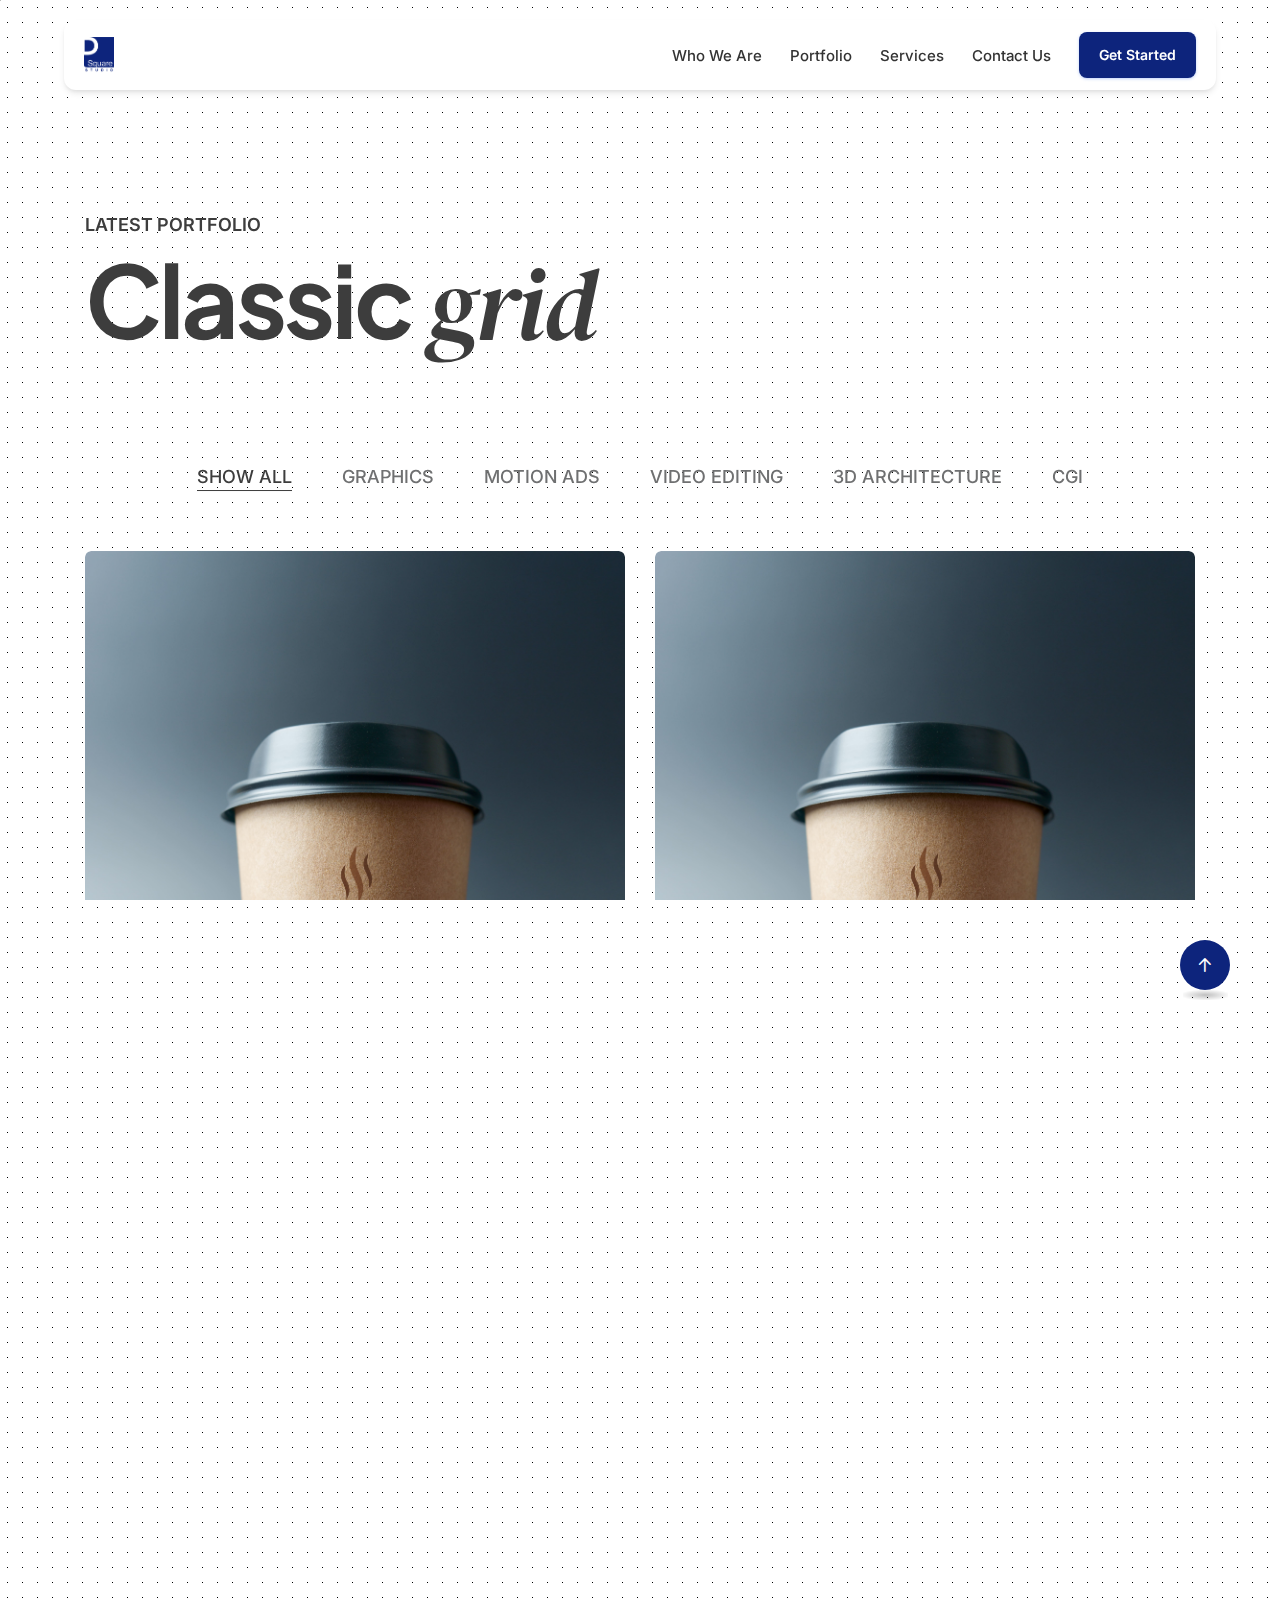
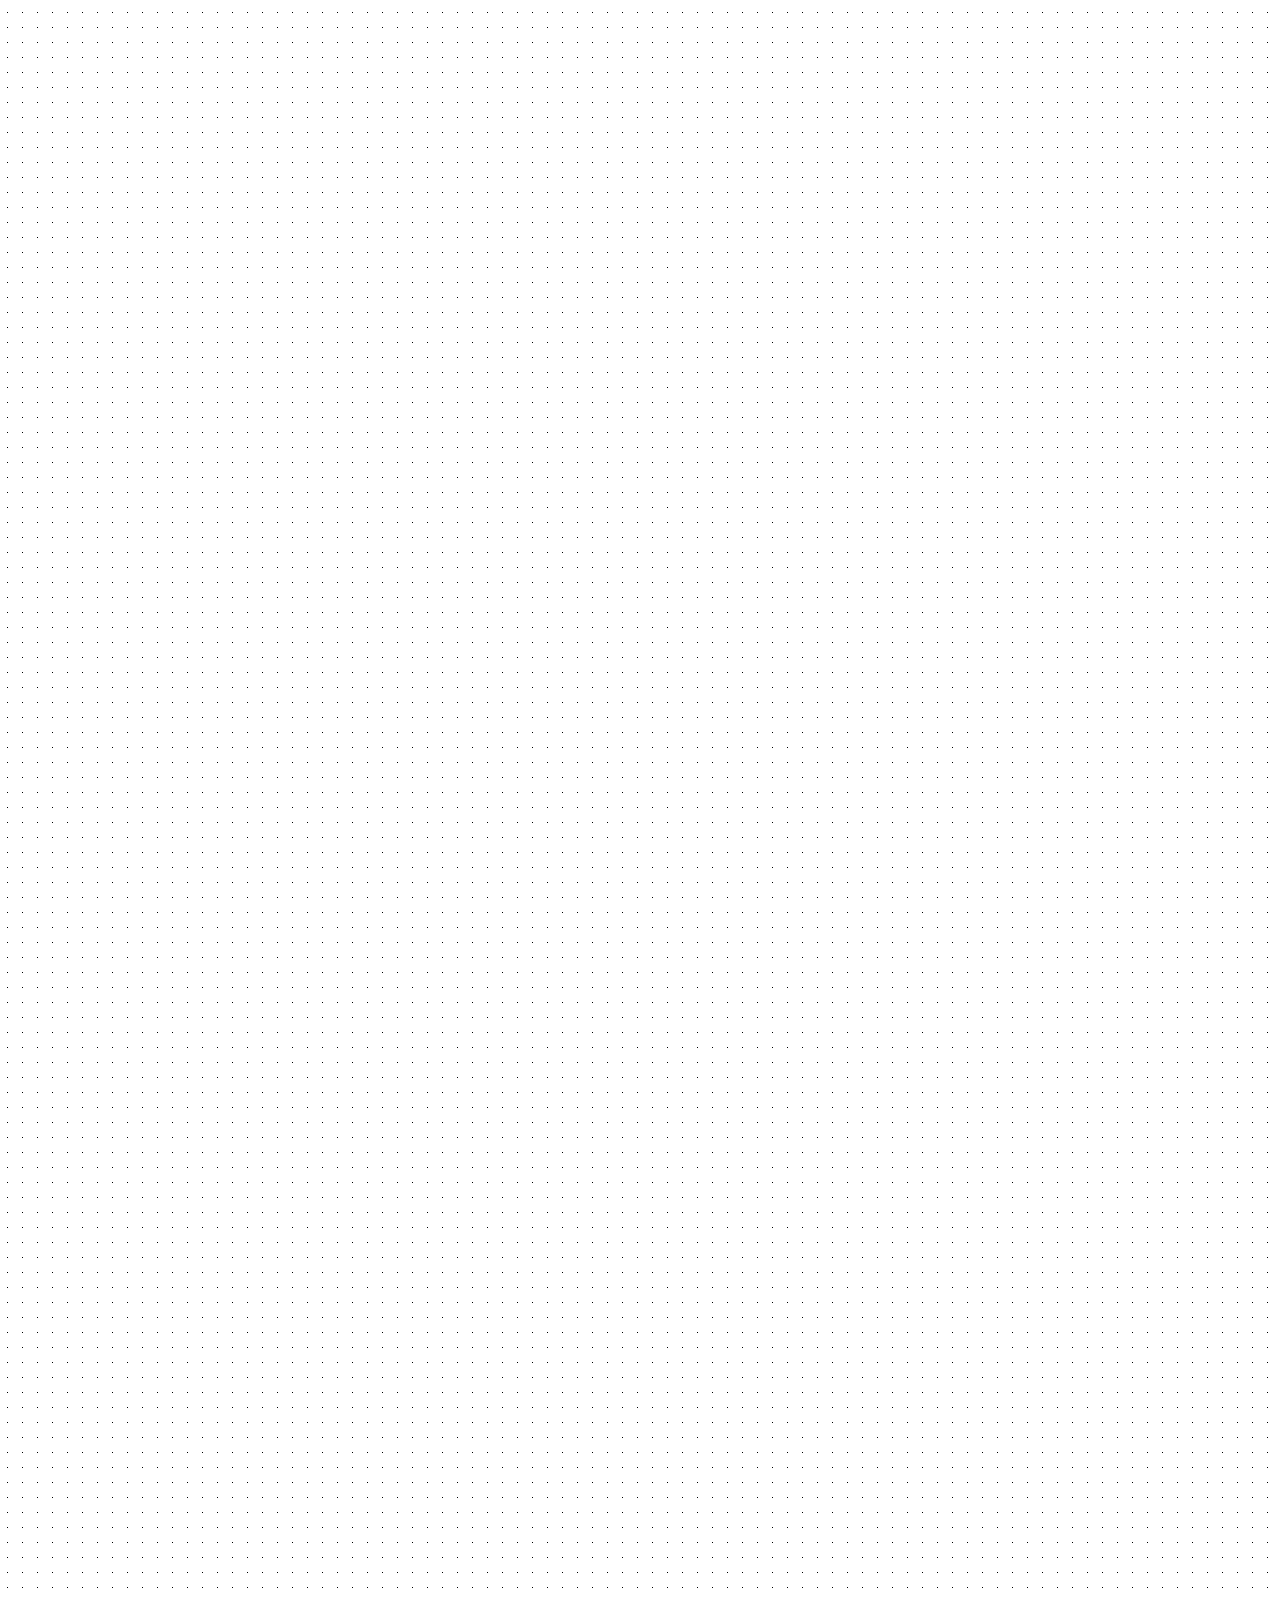
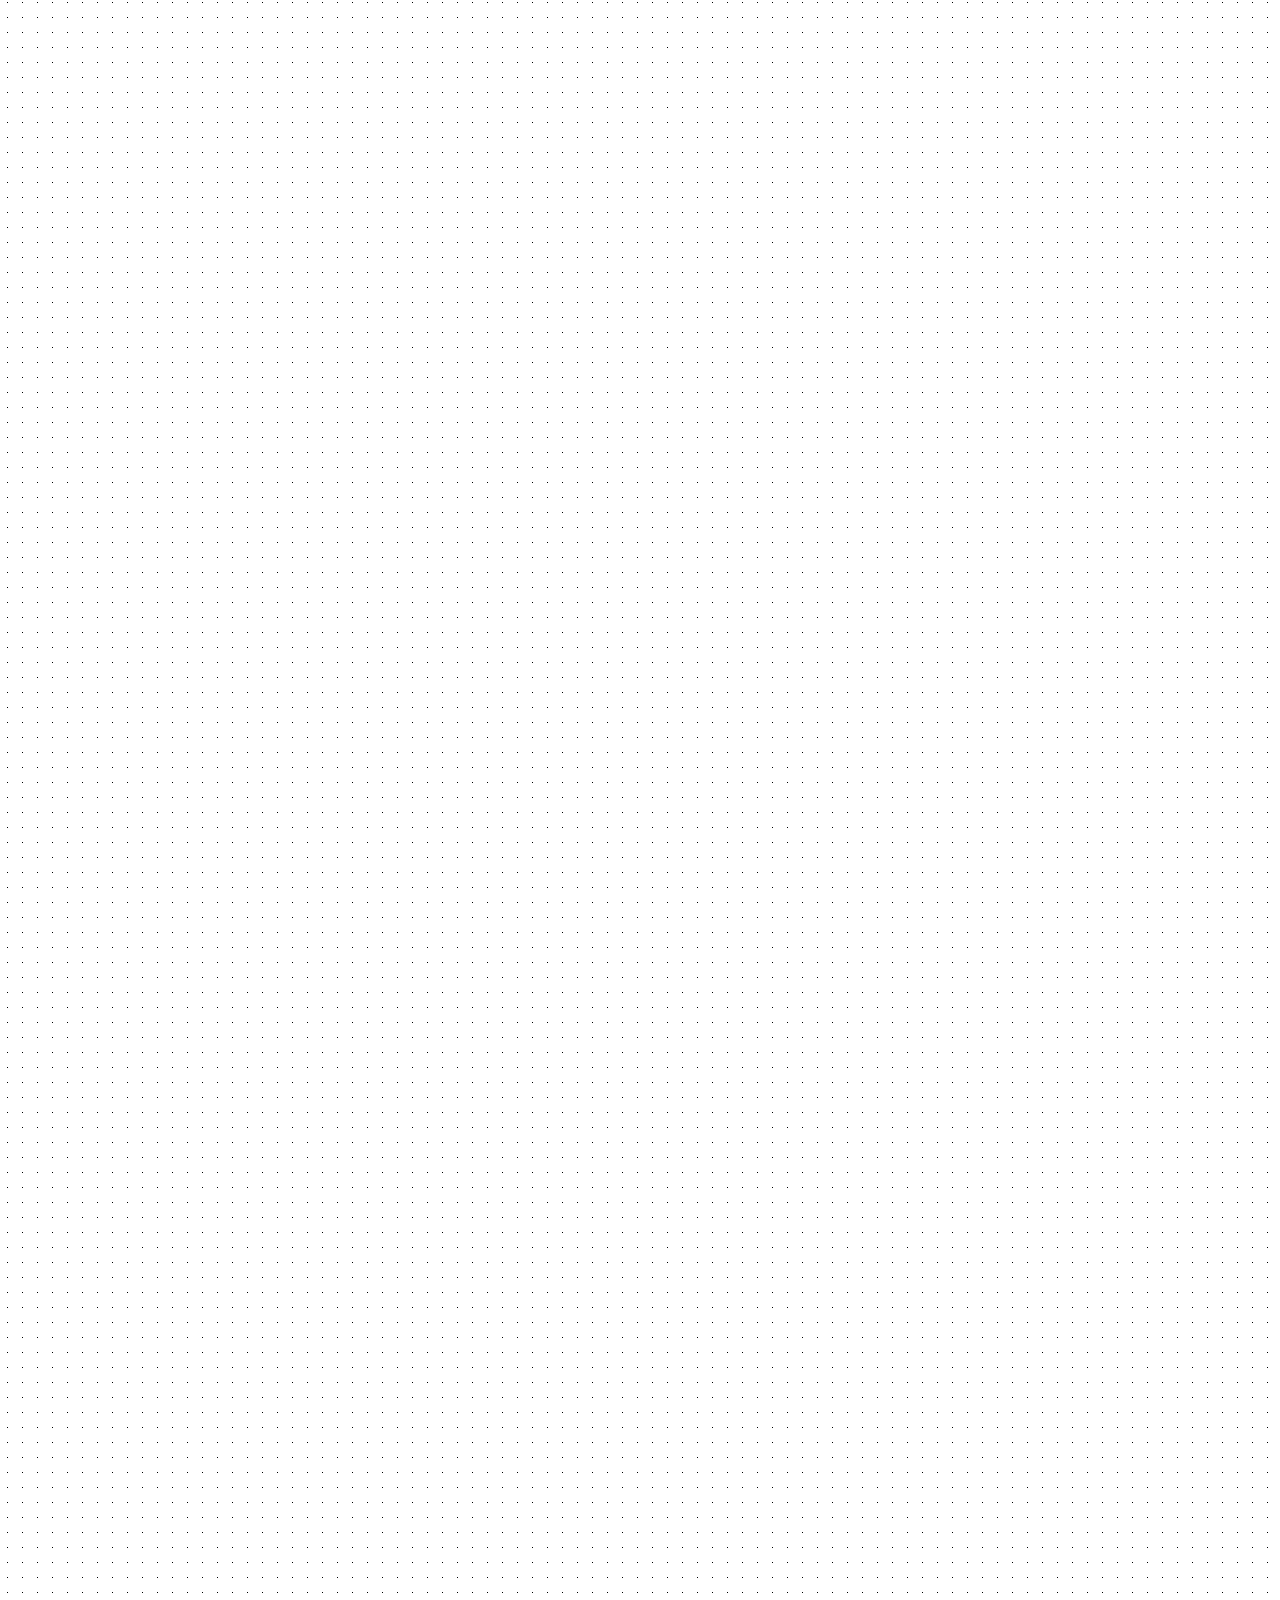
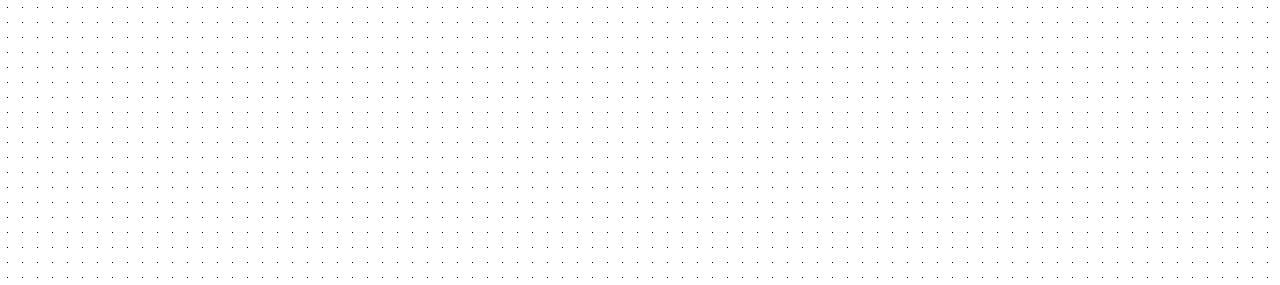
<file: portfolio-two-columns.html>
<!DOCTYPE html>
<html class="no-js" lang="zxx">
  <head>
    <meta charset="utf-8" />
    <meta http-equiv="x-ua-compatible" content="ie=edge" />
    <title>PSquare Studio</title>
    <meta name="description" content="PSquare Studio" />
    <meta name="viewport" content="width=device-width, initial-scale=1" />

    <link
      rel="shortcut icon"
      type="image/x-icon"
      href="assets/img/logo/favicon.png"
    />
    <!-- Place favicon.ico in the root directory -->

    <!-- CSS here -->
    <!-- <link rel="stylesheet" href="assets/css/portfoliotwocolumn.css" /> -->
    <link rel="stylesheet" href="assets/css/header.css" />
    <!--<< Bootstrap min.css >>-->
    <link rel="stylesheet" href="assets/css/bootstrap.min.css" />
    <!--<< magnific-popup.css >>-->
    <link rel="stylesheet" href="assets/css/magnific-popup.css" />
    <!--<< fontawesome-all.min.css >>-->
    <link rel="stylesheet" href="assets/css/fontawesome-all.min.css" />
    <!--<< swiper-bundle.min.css >>-->
    <link rel="stylesheet" href="assets/css/swiper-bundle.min.css" />
    <!--<< odometer.css >>-->
    <link rel="stylesheet" href="assets/css/odometer.css" />
    <!--<< ion.rangeSlider.min.css >>-->
    <link rel="stylesheet" href="assets/css/ion.rangeSlider.min.css" />
    <!--<< effect-slicer.css >>-->
    <link rel="stylesheet" href="assets/css/effect-slicer.css" />
    <!--<< animate.css >>-->
    <link rel="stylesheet" href="assets/css/animate.css" />
    <!--<< default.css >>-->
    <link rel="stylesheet" href="assets/css/defauls-spacing.css" />
    <!--<< main.css >>-->
    <link rel="stylesheet" href="assets/css/main.css" />
  </head>

  <body>
    <!-- Preloader Start -->
    <div id="preloader" class="preloader">
      <div class="animation-preloader">
        <div class="spinner"></div>
        <div class="txt-loading">
          <span data-text-preloader="P" class="letters-loading"> P </span>
          <span data-text-preloader="A" class="letters-loading"> A </span>
          <span data-text-preloader="R" class="letters-loading"> R </span>
          <span data-text-preloader="O" class="letters-loading"> O </span>
          <span data-text-preloader="D" class="letters-loading"> D </span>
          <span data-text-preloader="Y" class="letters-loading"> Y </span>
        </div>
        <p class="text-center">Loading</p>
      </div>
      <div class="loader">
        <div class="row">
          <div class="col-3 loader-section section-left">
            <div class="bg"></div>
          </div>
          <div class="col-3 loader-section section-left">
            <div class="bg"></div>
          </div>
          <div class="col-3 loader-section section-right">
            <div class="bg"></div>
          </div>
          <div class="col-3 loader-section section-right">
            <div class="bg"></div>
          </div>
        </div>
      </div>
    </div>

    <!-- Start Cursor Pointer -->
    <div class="mouse-follower">
      <span class="cursor-outline"></span>
      <span class="cursor-dot"></span>
    </div>
    <!-- End Cursor Pointer -->

    <!-- Scroll-top -->
    <button class="scroll__top scroll-to-target" data-target="html">
      <i class="fa-sharp fa-regular fa-arrow-up"></i>
    </button>
    <!-- Scroll-top-end-->

    <!-- header-area -->
    <header class="header-area">
      <div class="header-container">
        <!-- Logo -->
        <div class="logo">
          <a href="index.html">
            <!-- Replace with your actual logo -->
            <img src="assets/img/logo/Asset1.png" alt="Company Logo" />
          </a>
        </div>

        <!-- Desktop Navigation -->
        <nav>
          <ul class="nav-menu">
            <li><a href="#">Who We Are</a></li>
            <li><a href="/portfolio-two-columns.html">Portfolio</a></li>
            <li><a href="#">Services</a></li>
            <li><a href="#">Contact Us</a></li>
            <li><button class="cta-button">Get Started</button></li>
          </ul>
        </nav>

        <!-- Mobile Menu Toggle -->
        <button class="mobile-toggle" id="mobileToggle">
          <span></span>
          <span></span>
          <span></span>
        </button>
      </div>

      <!-- Mobile Menu -->
      <div class="mobile-menu" id="mobileMenu">
        <button class="close-menu" id="closeMenu">×</button>
        <ul>
          <li><a href="#">Who We Are</a></li>
          <li><a href="#">Portfolio</a></li>
          <li><a href="#">Services</a></li>
          <li><a href="#">Contact Us</a></li>
        </ul>
        <button class="cta-button">Get Started</button>
      </div>

      <!-- Overlay -->
      <div class="overlay" id="overlay"></div>
    </header>
    <!-- header-area-end -->
    <div id="smooth-wrapper">
      <div id="smooth-content">
        <main>
          <!-- td-breadcrumb-area-start -->
          <div class="td-breadcrumb-area td-breadcrumb-spacing mb-75">
            <div class="container">
              <div class="row">
                <div class="col-lg-9">
                  <div class="td-breadcrumb-wrap">
                    <span
                      class="subtitle d-inline-block mb-10 wow fadeInLeft"
                      data-wow-delay=".5s"
                      data-wow-duration="1s"
                      >LATEST PORTFOLIO</span
                    >
                    <h2
                      class="td-section-page-title td-section-page-bigtitle mb-35 wow fadeInLeft"
                      data-wow-delay=".7s"
                      data-wow-duration="1s"
                    >
                      Classic <span>grid</span>
                    </h2>
                  </div>
                </div>
              </div>
            </div>
          </div>
          <!-- td-breadcrumb-area-end -->

          <!-- td-portfolio-area-start -->
          <div class="td-portfolio-filter-area pb-160">
            <div class="container">
              <div class="row">
                <div
                  class="col-lg-12 mb-50 wow fadeInUp"
                  data-wow-delay=".5s"
                  data-wow-duration="1s"
                >
                  <div
                    class="td-portfolio-filter-btn text-center masonary-menu"
                  >
                    <button data-filter="*" class="active">SHOW ALL</button>
                    <button data-filter=".prof">Graphics</button>
                    <button data-filter=".prof1">Motion Ads</button>
                    <button data-filter=".prof2">Video Editing</button>
                    <button data-filter=".prof3">3D Architecture</button>
                    <button data-filter=".prof3">CGI</button>
                  </div>
                </div>
              </div>
              <div class="grid row">
                <div class="col-md-6 grid-item prof prof1 mb-30">
                  <div class="td-portfolio-filter-wrapper p-relative">
                    <div class="td-portfolio-filter-thumb fix">
                      <img
                        class="w-100"
                        src="assets/img/portfolio/graphics/1.jpg"
                        alt="project"
                      />
                    </div>
                  </div>
                </div>
                <div class="col-md-6 grid-item prof prof1 mb-30">
                  <div class="td-portfolio-filter-wrapper p-relative">
                    <div class="td-portfolio-filter-thumb fix">
                      <img
                        class="w-100"
                        src="assets/img/portfolio/graphics/1.jpg"
                        alt="project"
                      />
                    </div>
                  </div>
                </div>
                <div class="col-md-6 grid-item prof prof1 mb-30">
                  <div class="td-portfolio-filter-wrapper p-relative">
                    <div class="td-portfolio-filter-thumb fix">
                      <video
                        autoplay
                        loop
                        class="w-100"
                        src="assets/img/portfolio/motion/1.mp4"
                        alt="project"
                      />
                    </div>
                  </div>
                </div>
                <div class="col-md-6 grid-item prof prof1 mb-30">
                  <div class="td-portfolio-filter-wrapper p-relative">
                    <div class="td-portfolio-filter-thumb fix">
                      <img
                        class="w-100"
                        src="assets/img/portfolio/graphics/9.jpg"
                        alt="project"
                      />
                    </div>
                  </div>
                </div>
                <div class="col-md-6 grid-item prof prof1 mb-30">
                  <div class="td-portfolio-filter-wrapper p-relative">
                    <div class="td-portfolio-filter-thumb fix">
                      <img
                        class="w-100"
                        src="assets/img/portfolio/graphics/3.jpg"
                        alt="project"
                      />
                    </div>
                  </div>
                </div>
                <div class="col-md-6 grid-item prof prof1 mb-30">
                  <div class="td-portfolio-filter-wrapper p-relative">
                    <div class="td-portfolio-filter-thumb fix">
                      <img
                        class="w-100"
                        src="assets/img/portfolio/graphics/1.jpg"
                        alt="project"
                      />
                    </div>
                  </div>
                </div>
                <div class="col-md-6 grid-item prof2 prof4 mb-30">
                  <div class="td-portfolio-filter-wrapper p-relative">
                    <div class="td-portfolio-filter-thumb fix">
                      <img
                        class="w-100"
                        src="assets/img/portfolio/two-columns/thumb-2.jpg"
                        alt="project"
                      />
                    </div>
                  </div>
                </div>
                <div class="col-md-6 grid-item prof1 prof3 mb-30">
                  <div class="td-portfolio-filter-wrapper p-relative">
                    <div class="td-portfolio-filter-thumb fix">
                      <img
                        class="w-100"
                        src="assets/img/portfolio/two-columns/thumb-3.jpg"
                        alt="project"
                      />
                    </div>
                  </div>
                </div>
                <div class="col-md-6 grid-item prof3 prof1 mb-30">
                  <div class="td-portfolio-filter-wrapper p-relative">
                    <div class="td-portfolio-filter-thumb fix">
                      <img
                        class="w-100"
                        src="assets/img/portfolio/two-columns/thumb-4.jpg"
                        alt="project"
                      />
                    </div>
                  </div>
                </div>
                <div class="col-md-6 grid-item prof2 prof4 mb-30">
                  <div class="td-portfolio-filter-wrapper p-relative">
                    <div class="td-portfolio-filter-thumb fix">
                      <img
                        class="w-100"
                        src="assets/img/portfolio/two-columns/thumb-5.jpg"
                        alt="project"
                      />
                    </div>
                  </div>
                </div>
                <div class="col-md-6 grid-item prof prof1 mb-30">
                  <div class="td-portfolio-filter-wrapper p-relative">
                    <div class="td-portfolio-filter-thumb fix">
                      <img
                        class="w-100"
                        src="assets/img/portfolio/two-columns/thumb-6.jpg"
                        alt="project"
                      />
                    </div>
                  </div>
                </div>
              </div>

              <div class="row">
                <div class="col-12">
                  <div class="d-flex justify-content-center mt-50">
                    <div class="td-btn-group">
                      <a class="td-btn-circle" href="service.html">
                        <i class="fa-solid fa-arrow-right"></i>
                      </a>
                      <a class="td-btn-2 td-btn-primary" href="service.html"
                        >SEE MORE PROJECT</a
                      >
                      <a class="td-btn-circle" href="service.html">
                        <i class="fa-solid fa-arrow-right"></i>
                      </a>
                    </div>
                  </div>
                </div>
              </div>
            </div>
          </div>
          <!-- td-portfolio-area-end -->
        </main>

        <!-- footer-area-start -->
        <footer>
          <div class="td-footer-area pt-120 black-bg">
            <div class="container">
              <div class="row">
                <div class="col-lg-3 col-md-6 col-sm-6">
                  <div class="td-footer-logo mb-30">
                    <a href="index.html">
                      <img src="assets/img/logo/logo-white.png" alt="" />
                    </a>
                  </div>
                </div>
                <div class="col-lg-2 col-md-6 col-sm-6">
                  <div class="td-footer-widget mb-30">
                    <h3 class="td-footer-title mb-30">Quick Link</h3>
                    <ul class="td-footer-widget-list">
                      <li><a href="#">About</a></li>
                      <li><a href="#">Team</a></li>
                      <li><a href="#">Project</a></li>
                      <li><a href="#">Fact</a></li>
                      <li><a href="#">Contact</a></li>
                    </ul>
                  </div>
                </div>
                <div class="col-lg-3 col-md-6 col-sm-6">
                  <div class="td-footer-widget ml-80 mb-30">
                    <h3 class="td-footer-title mb-30">Others</h3>
                    <ul class="td-footer-widget-list">
                      <li><a href="#">License</a></li>
                      <li><a href="#"> Style Guide</a></li>
                      <li><a href="#">Change Log</a></li>
                      <li><a href="#">Error</a></li>
                    </ul>
                  </div>
                </div>
                <div class="col-lg-4 col-md-6 col-sm-6">
                  <div class="td-footer-widget mr-30 mb-30">
                    <h3 class="td-footer-title mb-30">Address</h3>
                    <a class="td-footer-location mb-45 d-inline-block" href="#"
                      >XYZ Times Sq, New York, 10000<br />
                      United States</a
                    >
                    <div class="td-footer-form p-relative">
                      <form action="#">
                        <input type="text" placeholder="example@gmail.com" />
                        <button type="submit">
                          <svg
                            width="12"
                            height="12"
                            viewBox="0 0 12 12"
                            fill="none"
                            xmlns="http://www.w3.org/2000/svg"
                          >
                            <path
                              d="M1 11L11 1"
                              stroke="#1C1D1F"
                              stroke-width="1.5"
                              stroke-linecap="round"
                              stroke-linejoin="round"
                            />
                            <path
                              d="M1 1H11V11"
                              stroke="#1C1D1F"
                              stroke-width="1.5"
                              stroke-linecap="round"
                              stroke-linejoin="round"
                            />
                          </svg>
                        </button>
                      </form>
                    </div>
                  </div>
                </div>
                <div class="col-12">
                  <div class="td-footer-bottom mt-45">
                    <div class="row align-items-center">
                      <div class="col-lg-6 col-md-8">
                        <div class="td-footer-copyright mb-20">
                          <p>
                            © 2025 <a href="#">Parody.</a> All Rights Reserved.
                          </p>
                        </div>
                      </div>
                      <div class="col-lg-6 col-md-4">
                        <div class="td-footer-social text-md-end mb-20">
                          <a href="#">
                            <svg
                              width="13"
                              height="13"
                              viewBox="0 0 16 16"
                              fill="none"
                              xmlns="http://www.w3.org/2000/svg"
                            >
                              <path
                                d="M9.33161 6.77486L15.1688 0H13.7856L8.71722 5.8826L4.66907 0H0L6.12155 8.89546L0 16H1.38336L6.73581 9.78785L11.0109 16H15.68L9.33148 6.77486H9.33187H9.33161ZM7.43696 8.97374L6.81669 8.088L1.88171 1.03969H4.00634L7.98902 6.72789L8.60929 7.61362L13.7863 15.0074H11.6616L7.43709 8.974V8.97361L7.43696 8.97374Z"
                                fill="currentColor"
                              />
                            </svg>
                          </a>
                          <a href="#">
                            <svg
                              width="17"
                              height="17"
                              viewBox="0 0 17 17"
                              fill="none"
                              xmlns="http://www.w3.org/2000/svg"
                            >
                              <path
                                d="M17 8.5C17 3.80558 13.1944 0 8.5 0C3.80558 0 0 3.80558 0 8.5C0 12.7426 3.10833 16.2591 7.17188 16.8967V10.957H5.01367V8.5H7.17188V6.62734C7.17188 4.49703 8.44087 3.32031 10.3825 3.32031C11.3124 3.32031 12.2852 3.48633 12.2852 3.48633V5.57813H11.2133C10.1574 5.57813 9.82812 6.23334 9.82812 6.90554V8.5H12.1855L11.8087 10.957H9.82812V16.8967C13.8917 16.2591 17 12.7426 17 8.5Z"
                                fill="currentColor"
                              />
                            </svg>
                          </a>
                          <a href="#">
                            <svg
                              width="16"
                              height="16"
                              viewBox="0 0 16 16"
                              fill="none"
                              xmlns="http://www.w3.org/2000/svg"
                            >
                              <path
                                d="M11.5 1H4.5C2.567 1 1 2.567 1 4.5V11.5C1 13.433 2.567 15 4.5 15H11.5C13.433 15 15 13.433 15 11.5V4.5C15 2.567 13.433 1 11.5 1Z"
                                stroke="currentColor"
                                stroke-width="1.5"
                                stroke-linecap="round"
                                stroke-linejoin="round"
                              />
                              <path
                                d="M10.7963 7.55921C10.8827 8.14178 10.7832 8.73676 10.5119 9.25952C10.2407 9.78228 9.81148 10.2062 9.28542 10.471C8.75935 10.7358 8.16319 10.8279 7.58173 10.7344C7.00027 10.6408 6.46311 10.3663 6.04667 9.94982C5.63022 9.53338 5.35569 8.99622 5.26213 8.41476C5.16856 7.8333 5.26073 7.23714 5.52551 6.71107C5.79029 6.18501 6.21421 5.75583 6.73697 5.48458C7.25973 5.21333 7.85471 5.11382 8.43728 5.20021C9.03152 5.28833 9.58167 5.56524 10.0065 5.99003C10.4313 6.41482 10.7082 6.96496 10.7963 7.55921Z"
                                stroke="currentColor"
                                stroke-width="1.5"
                                stroke-linecap="round"
                                stroke-linejoin="round"
                              />
                              <path
                                d="M11.8477 4.15039H11.8577"
                                stroke="currentColor"
                                stroke-width="1.5"
                                stroke-linecap="round"
                                stroke-linejoin="round"
                              />
                            </svg>
                          </a>
                          <a href="#">
                            <svg
                              width="15"
                              height="15"
                              viewBox="0 0 15 15"
                              fill="none"
                              xmlns="http://www.w3.org/2000/svg"
                            >
                              <path
                                d="M10.2579 4.7373C11.5141 4.7373 12.7188 5.23632 13.6071 6.12458C14.4954 7.01283 14.9944 8.21757 14.9944 9.47375V14.9996H11.8367V9.47375C11.8367 9.05502 11.6704 8.65344 11.3743 8.35736C11.0782 8.06127 10.6767 7.89493 10.2579 7.89493C9.8392 7.89493 9.43762 8.06127 9.14154 8.35736C8.84545 8.65344 8.67911 9.05502 8.67911 9.47375V14.9996H5.52148V9.47375C5.52148 8.21757 6.0205 7.01283 6.90876 6.12458C7.79701 5.23632 9.00174 4.7373 10.2579 4.7373Z"
                                fill="currentColor"
                              />
                              <path
                                d="M3.15763 5.52734H0V15.0002H3.15763V5.52734Z"
                                fill="currentColor"
                              />
                              <path
                                d="M1.57881 3.15763C2.45077 3.15763 3.15763 2.45077 3.15763 1.57881C3.15763 0.706859 2.45077 0 1.57881 0C0.706859 0 0 0.706859 0 1.57881C0 2.45077 0.706859 3.15763 1.57881 3.15763Z"
                                fill="currentColor"
                              />
                            </svg>
                          </a>
                        </div>
                      </div>
                    </div>
                  </div>
                </div>
              </div>
            </div>
          </div>
        </footer>
        <!-- footer-area-end -->
      </div>
    </div>

    <!-- JS here -->
    <!--<< jquery.Js >>-->
    <script src="assets/js/vendor/jquery.js"></script>
    <!--<< bootstrap.min.Js >>-->
    <script src="assets/js/bootstrap.min.js"></script>
    <!--<< gsap.Js >>-->
    <script src="assets/js/jsap/gsap.js"></script>
    <!--<< gsap-scroll-smoother.Js >>-->
    <script src="assets/js/jsap/gsap-scroll-smoother.js"></script>
    <!--<< gsap-scroll-trigger.Js >>-->
    <script src="assets/js/jsap/gsap-scroll-trigger.js"></script>
    <!--<< gsap-scroll-to-plugin.Js >>-->
    <script src="assets/js/jsap/gsap-scroll-to-plugin.js"></script>
    <!--<< gsap-split-text.Js >>-->
    <script src="assets/js/jsap/gsap-split-text.js"></script>
    <!--<< isotope.pkgd.min.Js >>-->
    <script src="assets/js/isotope.pkgd.min.js"></script>
    <!--<< ion.rangeSlider.min.Js >>-->
    <script src="assets/js/ion.rangeSlider.min.js"></script>
    <!--<< effect-slicer.Js >>-->
    <script src="assets/js/effect-slicer.js"></script>
    <!--<< imagesloaded.pkgd.min.Js >>-->
    <script src="assets/js/imagesloaded.pkgd.min.js"></script>
    <!--<< jquery.magnific-popup.min.Js >>-->
    <script src="assets/js/jquery.magnific-popup.min.js"></script>
    <!--<< jquery.odometer.min.Js >>-->
    <script src="assets/js/jquery.odometer.min.js"></script>
    <!--<< jquery-appear.Js >>-->
    <script src="assets/js/jquery-appear.js"></script>
    <!--<< swiper-bundle.min.Js >>-->
    <script src="assets/js/swiper-bundle.min.js"></script>
    <!--<< jquery.nice-select.min.Js >>-->
    <script src="assets/js/nice-select.js"></script>
    <!--<< wow.Js >>-->
    <script src="assets/js/wow.js"></script>
    <!--<< ajax-form.Js >>-->
    <script src="assets/js/ajax-form.js"></script>
    <!--<< main.Js >>-->
    <script src="assets/js/main.js"></script>
  </body>
</html>
</file>
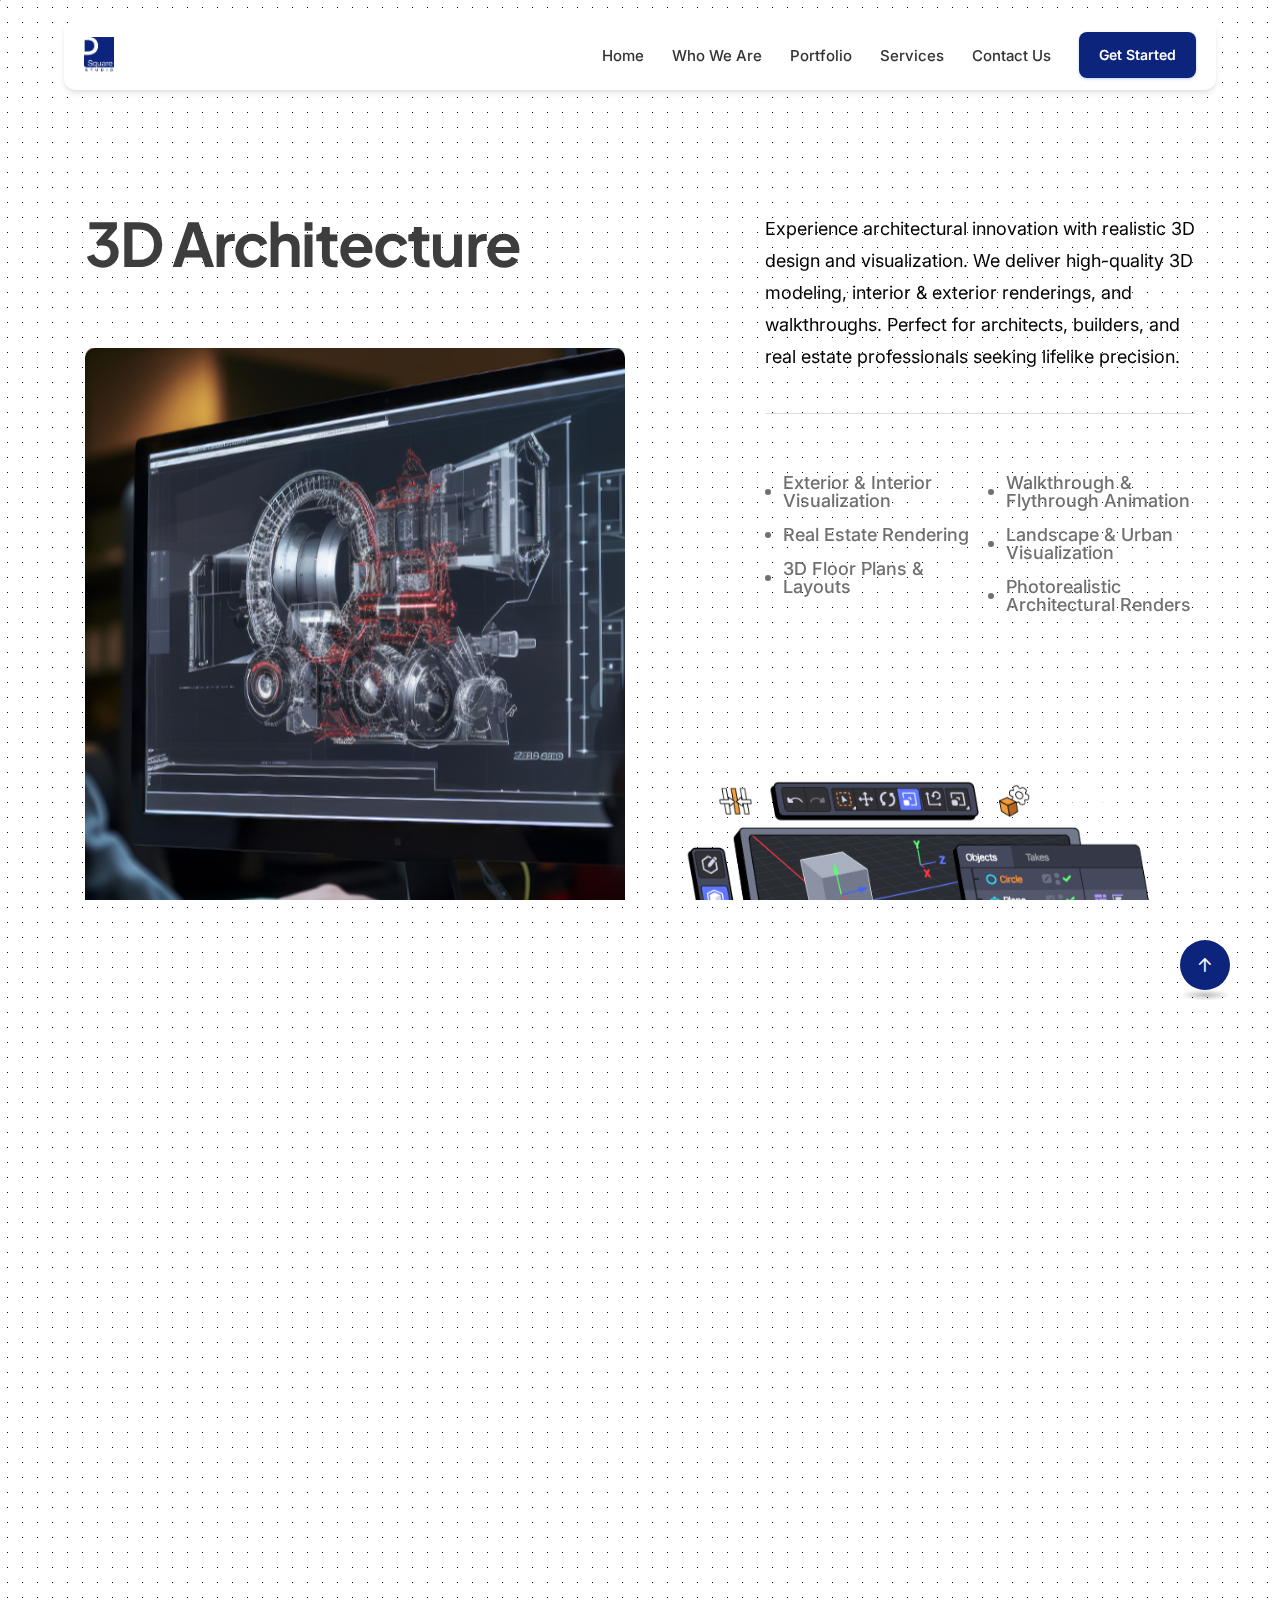
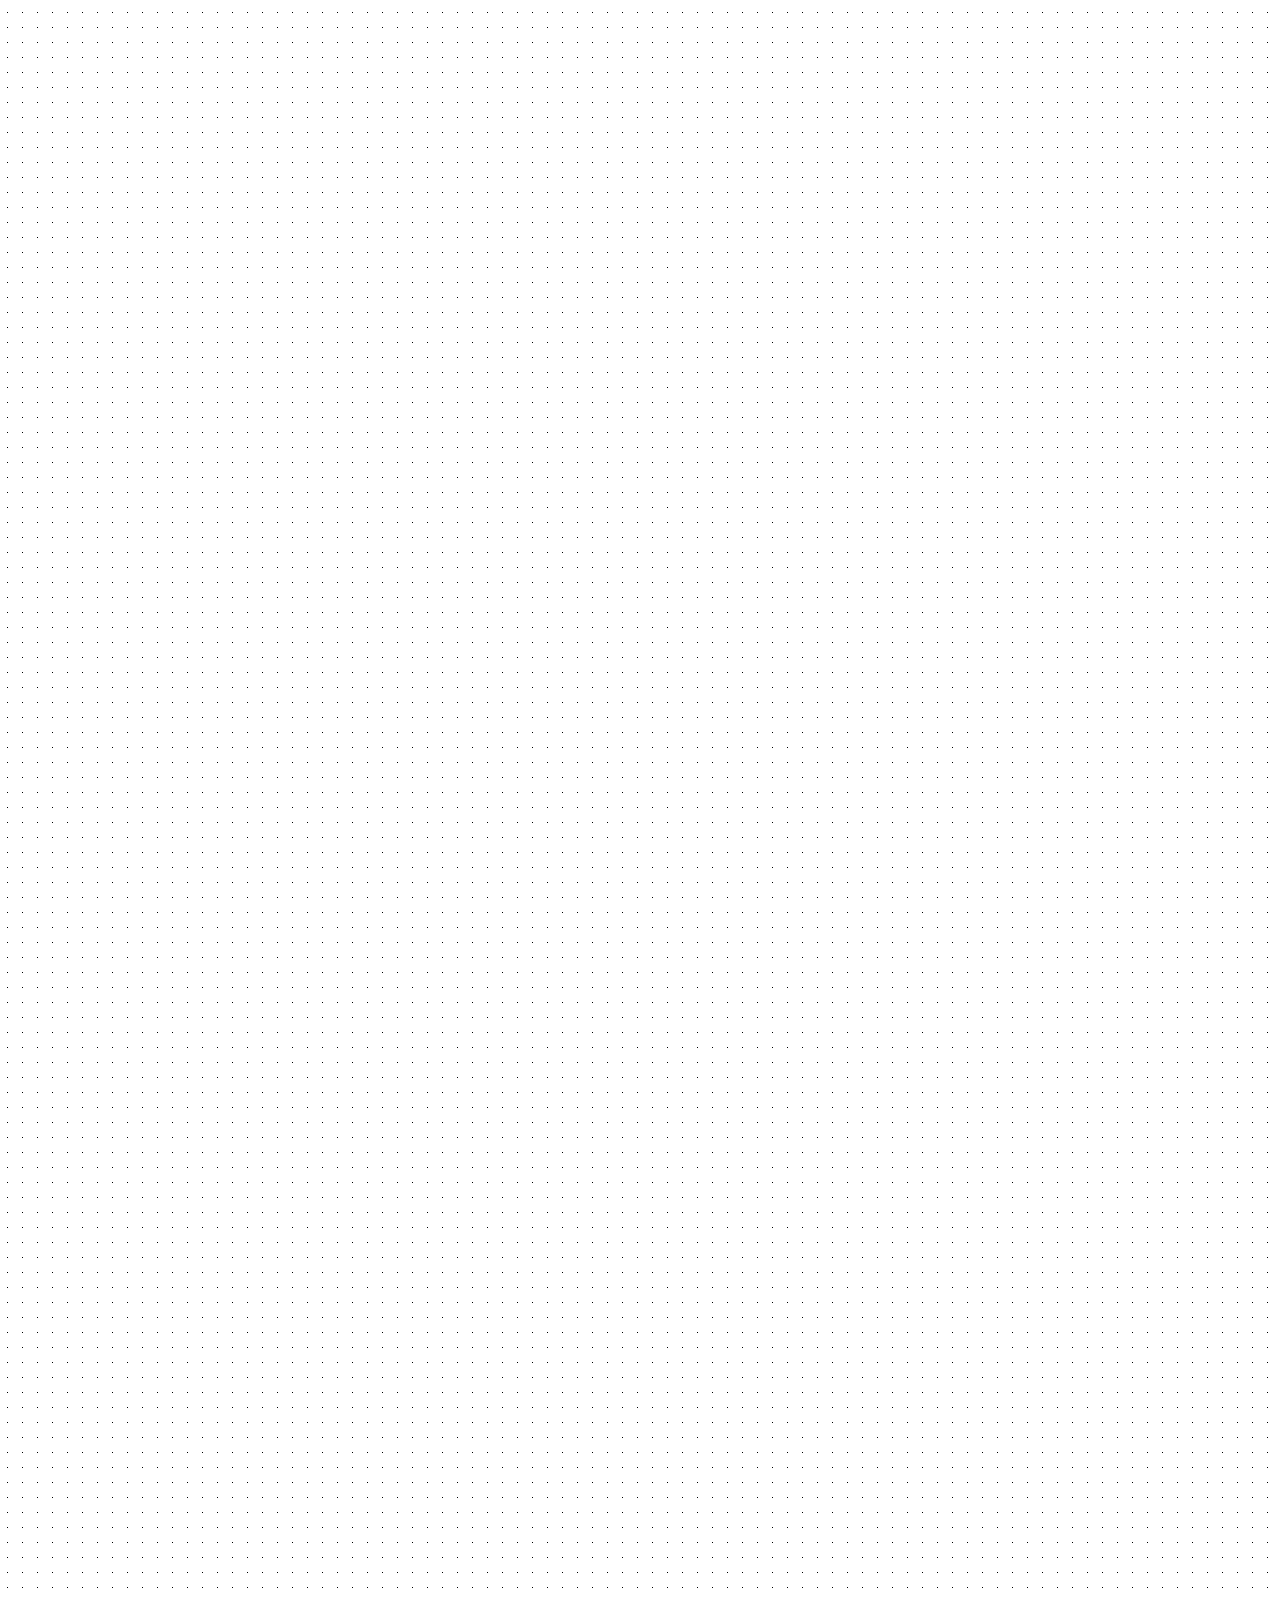
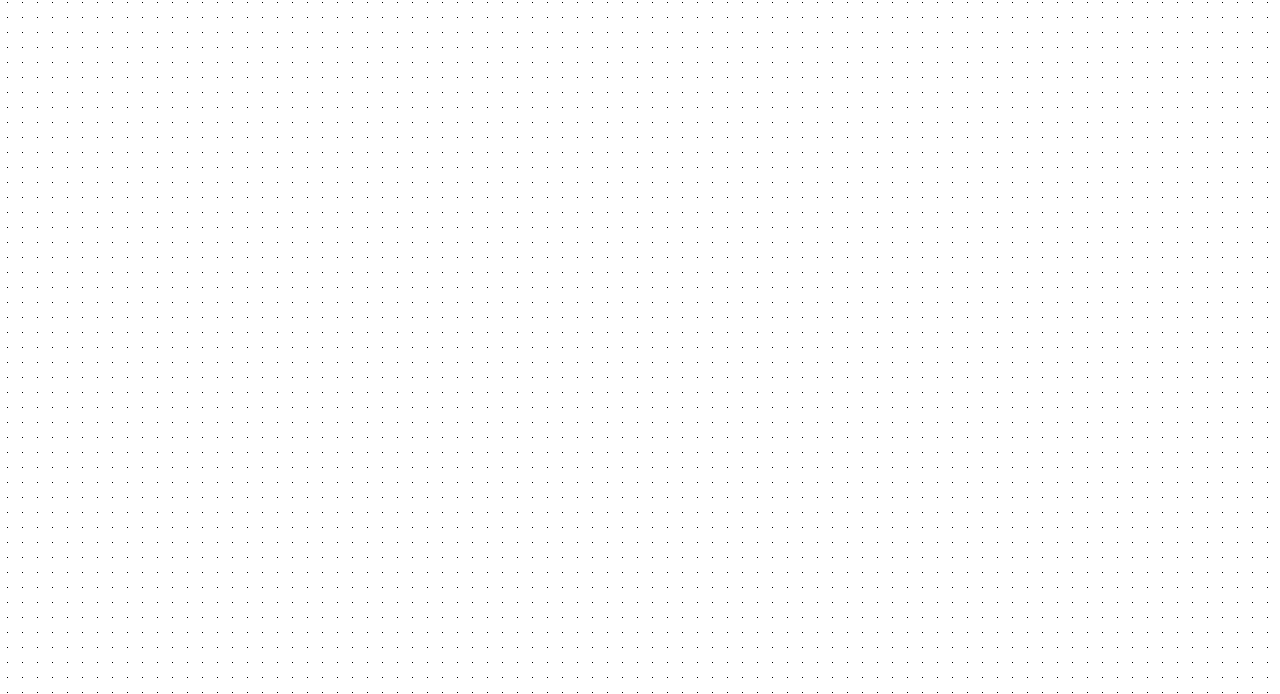
<file: service-details-3d.html>
<!DOCTYPE html>
<html class="no-js" lang="zxx">
  <head>
    <meta charset="utf-8" />
    <meta http-equiv="x-ua-compatible" content="ie=edge" />
    <title>PSquare Studio</title>
    <meta name="description" content="PSquare Studio" />
    <meta name="viewport" content="width=device-width, initial-scale=1" />

    <link
      rel="shortcut icon"
      type="image/x-icon"
      href="assets/img/logo/Asset1.ico"
    />
    <!-- Place favicon.ico in the root directory -->

    <!-- CSS here -->
    <link rel="stylesheet" href="assets/css/header.css" />
    <!--<< Bootstrap min.css >>-->
    <link rel="stylesheet" href="assets/css/bootstrap.min.css" />
    <!--<< magnific-popup.css >>-->
    <link rel="stylesheet" href="assets/css/magnific-popup.css" />
    <!--<< fontawesome-all.min.css >>-->
    <link rel="stylesheet" href="assets/css/fontawesome-all.min.css" />
    <!--<< swiper-bundle.min.css >>-->
    <link rel="stylesheet" href="assets/css/swiper-bundle.min.css" />
    <!--<< odometer.css >>-->
    <link rel="stylesheet" href="assets/css/odometer.css" />
    <!--<< ion.rangeSlider.min.css >>-->
    <link rel="stylesheet" href="assets/css/ion.rangeSlider.min.css" />
    <!--<< effect-slicer.css >>-->
    <link rel="stylesheet" href="assets/css/effect-slicer.css" />
    <!--<< animate.css >>-->
    <link rel="stylesheet" href="assets/css/animate.css" />
    <!--<< default.css >>-->
    <link rel="stylesheet" href="assets/css/defauls-spacing.css" />
    <!--<< main.css >>-->
    <link rel="stylesheet" href="assets/css/main.css" />
  </head>

  <body>
    <!-- Preloader Start -->
    <div id="preloader" class="preloader">
      <div class="animation-preloader">
        <div class="spinner"></div>
        <div class="txt-loading">
          <span data-text-preloader="" class="letters-loading"> P </span>
          <span data-text-preloader="" class="letters-loading"> S </span>
          <span data-text-preloader="" class="letters-loading"> Q </span>
          <span data-text-preloader="" class="letters-loading"> U </span>
          <span data-text-preloader="" class="letters-loading"> A </span>
          <span data-text-preloader="" class="letters-loading"> R </span>
          <span data-text-preloader="" class="letters-loading"> E </span>
        </div>
        <p class="text-center">Loading</p>
      </div>
      <div class="loader">
        <div class="row">
          <div class="col-3 loader-section section-left">
            <div class="bg"></div>
          </div>
          <div class="col-3 loader-section section-left">
            <div class="bg"></div>
          </div>
          <div class="col-3 loader-section section-right">
            <div class="bg"></div>
          </div>
          <div class="col-3 loader-section section-right">
            <div class="bg"></div>
          </div>
        </div>
      </div>
    </div>

    <!-- Start Cursor Pointer -->
    <div class="mouse-follower">
      <span class="cursor-outline"></span>
      <span class="cursor-dot"></span>
    </div>
    <!-- End Cursor Pointer -->

    <!-- Scroll-top -->
    <button class="scroll__top scroll-to-target" data-target="html">
      <i class="fa-sharp fa-regular fa-arrow-up"></i>
    </button>
    <!-- Scroll-top-end-->

    <!-- header-area -->
    <header class="header-area">
      <div class="header-container">
        <!-- Logo -->
        <div class="logo">
          <a href="index.html">
            <!-- Replace with your actual logo -->
            <img src="assets/img/logo/Asset1.png" alt="Company Logo" />
          </a>
        </div>

        <!-- Desktop Navigation -->
        <nav>
          <ul class="nav-menu">
            <li><a href="index.html">Home</a></li>
            <li><a href="about.html">Who We Are</a></li>
            <li><a href="portfolio-three-columns.html">Portfolio</a></li>
            <li><a href="service.html">Services</a></li>
            <li><a href="contact.html">Contact Us</a></li>
            <li>
              <button
                class="cta-button"
                onclick="window.location.href='contact.html'"
              >
                Get Started
              </button>
            </li>
          </ul>
        </nav>

        <!-- Mobile Menu Toggle -->
        <button class="mobile-toggle" id="mobileToggle">
          <span></span>
          <span></span>
          <span></span>
        </button>
      </div>

      <!-- Mobile Menu -->
      <div class="mobile-menu" id="mobileMenu">
        <button class="close-menu" id="closeMenu">×</button>
        <ul>
          <li><a href="index.html">Home</a></li>
          <li><a href="about.html">Who We Are</a></li>
          <li><a href="portfolio-three-columns.html">Portfolio</a></li>
          <li><a href="service.html">Services</a></li>
          <li><a href="contact.html">Contact Us</a></li>
        </ul>
        <a href="contact.html"
          ><button class="cta-button">Get Started</button></a
        >
      </div>

      <!-- Overlay -->
      <div class="overlay" id="overlay"></div>
    </header>
    <!-- header-area-end -->
    <div id="smooth-wrapper">
      <div id="smooth-content">
        <main>
          <!-- td-service-hero-start -->
          <div class="td-service-area td-breadcrumb-spacing pb-45">
            <div class="container">
              <div class="row">
                <div class="col-lg-6">
                  <div class="td-breadcrumb-wrap">
                    <h2
                      class="td-section-page-title mb-35 wow fadeInLeft"
                      data-wow-delay=".5s"
                      data-wow-duration="1s"
                    >
                      3D Architecture
                    </h2>
                    <div
                      class="td-service-hero-thumb-2 fix td-rounded-10 pt-105 mb-30"
                    >
                      <img
                        data-speed=".9"
                        class="td-rounded-10"
                        src="assets/img/service/hero/4/thumb-2.jpg"
                        alt=""
                      />
                    </div>
                  </div>
                </div>
                <div class="col-lg-6">
                  <div class="td-service-hero-wrap">
                    <div
                      class="td-service-hero-content ml-110 wow fadeInRight"
                      data-wow-delay=".5s"
                      data-wow-duration="1s"
                    >
                      <p class="mb-40">
                        Experience architectural innovation with realistic 3D
                        design and visualization. We deliver high-quality 3D
                        modeling, interior & exterior renderings, and
                        walkthroughs. Perfect for architects, builders, and real
                        estate professionals seeking lifelike precision.
                      </p>
                      <div class="td-service-hero-border mb-60"></div>
                      <div class="td-about-main-feature-list">
                        <ul>
                          <li>Exterior & Interior Visualization</li>
                          <li>Real Estate Rendering</li>
                          <li>3D Floor Plans & Layouts</li>
                          <li>Walkthrough & Flythrough Animation</li>
                          <li>Landscape & Urban Visualization</li>
                          <li>Photorealistic Architectural Renders</li>
                        </ul>
                      </div>
                    </div>
                    <div class="td-service-hero-thumb fix td-rounded-10 pt-200">
                      <img
                        data-speed=".9"
                        class="td-rounded-10"
                        src="assets/img/service/hero/4/thumb.png"
                        alt=""
                      />
                    </div>
                  </div>
                </div>
              </div>
            </div>
          </div>
          <!-- td-service-hero-end -->

          <!-- td-service-process-area-start -->
          <div class="td-service-process-area td-service-2-main-wrap pt-125">
            <div class="container">
              <div class="row">
                <div class="col-xl-7">
                  <div class="td-service-2-title-wrap mb-60 td-title-anim">
                    <span class="td-section-2-subtitle mb-25 d-block"
                      >// P Square Working Process</span
                    >
                    <h2 class="td-section-2-title d-inline-block">
                      Our standard design thinking <span>process</span>
                    </h2>
                  </div>
                </div>
              </div>
              <div class="row gx-0">
                <div
                  class="col-lg-3 col-md-6 col-sm-6 wow fadeInUp"
                  data-wow-delay=".3s"
                  data-wow-duration="1s"
                >
                  <div class="td-service-process-item mt-120">
                    <span
                      class="icons mb-60 d-flex align-items-start justify-content-between"
                    >
                      <svg
                        width="64"
                        height="64"
                        viewBox="0 0 64 64"
                        fill="none"
                        xmlns="http://www.w3.org/2000/svg"
                      >
                        <path
                          d="M32.806 40.281C32.4277 39.7188 31.5723 39.7188 31.194 40.281L24.154 50.7425C24.0057 50.9629 23.962 51.2336 24.0338 51.4869L25.8878 58.0234L24.6687 62.7124C24.5171 63.295 24.9755 63.8594 25.6 63.8594H38.4C39.0246 63.8594 39.4828 63.295 39.3313 62.7124L38.1122 58.0234L39.9661 51.4869C40.038 51.2337 39.9943 50.963 39.846 50.7425L32.806 40.281ZM26.8295 62.0132L27.6295 58.9363H36.3704L37.1704 62.0132H26.8295Z"
                          fill="#1C1D1F"
                        />
                        <path
                          d="M0 63.8594C3.67377e-07 59.6571 0.827705 55.4959 2.43586 51.6135C4.04401 47.7311 6.40111 44.2034 9.37259 41.232C12.3441 38.2605 15.8717 35.9034 19.7541 34.2952C23.6366 32.6871 27.7977 31.8594 32 31.8594C36.2023 31.8594 40.3635 32.6871 44.2459 34.2952C48.1283 35.9034 51.6559 38.2605 54.6274 41.232C57.5989 44.2034 59.956 47.7311 61.5641 51.6135C63.1723 55.4959 64 59.6571 64 63.8594H60.16C60.16 60.1614 59.4316 56.4995 58.0164 53.083C56.6013 49.6665 54.527 46.5622 51.9121 43.9473C49.2972 41.3324 46.1929 39.2581 42.7764 37.8429C39.3598 36.4278 35.698 35.6994 32 35.6994C28.302 35.6994 24.6402 36.4278 21.2236 37.8429C17.8071 39.2581 14.7028 41.3323 12.0879 43.9472C9.47298 46.5621 7.39873 49.6665 5.98355 53.083C4.56838 56.4995 3.84 60.1614 3.84 63.8594H0Z"
                          fill="#1C1D1F"
                        />
                        <path
                          d="M64.0013 31.392C59.8165 31.4855 55.6544 30.7506 51.7526 29.2292C47.8507 27.7078 44.2856 25.4298 41.2607 22.5251C38.2357 19.6205 35.8103 16.1462 34.1229 12.3005C32.4354 8.45479 31.5189 4.31308 31.4258 0.111823L36.4315 0C36.51 3.54131 37.2825 7.03243 38.7049 10.274C40.1273 13.5156 42.1717 16.4442 44.7214 18.8926C47.2712 21.3409 50.2763 23.2611 53.5652 24.5435C56.8542 25.8259 60.3625 26.4454 63.8899 26.3666L64.0013 31.392Z"
                          fill="#1C1D1F"
                        />
                        <path
                          d="M23 12.8594C23 18.3822 18.5228 22.8594 13 22.8594C7.47715 22.8594 3 18.3822 3 12.8594C3 7.33652 7.47715 2.85938 13 2.85938C18.5228 2.85938 23 7.33652 23 12.8594Z"
                          fill="#1C1D1F"
                        />
                        <path
                          d="M62 7.85938C62 11.1731 59.3137 13.8594 56 13.8594C52.6863 13.8594 50 11.1731 50 7.85938C50 4.54567 52.6863 1.85938 56 1.85938C59.3137 1.85938 62 4.54567 62 7.85938Z"
                          fill="#1C1D1F"
                        />
                        <path
                          fill-rule="evenodd"
                          clip-rule="evenodd"
                          d="M36.7645 57.5901H27.2352L25.4679 51.3594H25.037L26.9025 57.9362H37.0973L38.7337 52.167H38.3028L36.7645 57.5901ZM36.4812 47.5336L31.9999 40.8743L28.446 46.1555L30.6609 43.582L31.4547 44.1873L26.5432 51.4858L27.991 56.5901H36.0087L37.4565 51.4858L32.5451 44.1873L33.3562 43.6033L36.3134 47.4469C36.3697 47.4726 36.4257 47.5016 36.4812 47.5336ZM32.4599 51.2439C32.4599 51.0294 32.2718 50.8208 31.9999 50.8208V49.8208C32.7867 49.8208 33.4599 50.4405 33.4599 51.2439H32.4599ZM39.8459 50.7424L32.8059 40.2809C32.4276 39.7187 31.5722 39.7187 31.1939 40.2809L24.1539 50.7424C24.0056 50.9628 23.9619 51.2335 24.0337 51.4868L25.8877 58.0233L24.6686 62.7123C24.517 63.2949 24.9754 63.8593 25.5999 63.8593H38.3999C39.0245 63.8593 39.4827 63.2949 39.3312 62.7123L38.1121 58.0233L39.966 51.4868C40.0379 51.2336 39.9942 50.9629 39.8459 50.7424ZM26.8294 62.0131H37.1703L36.3703 58.9362H27.6294L26.8294 62.0131ZM3.35974 51.9962C1.92952 55.449 1.13651 59.1295 1.01613 62.8594H2.85715C2.97684 59.3712 3.72194 55.9299 5.05967 52.7003C6.5251 49.1625 8.67301 45.9479 11.3808 43.2401C14.0885 40.5324 17.3031 38.3845 20.841 36.9191C24.3788 35.4536 28.1707 34.6994 32 34.6994C35.8293 34.6994 39.6212 35.4536 43.159 36.9191C46.6969 38.3845 49.9115 40.5324 52.6192 43.2401C55.327 45.9479 57.4749 49.1625 58.9403 52.7003C60.2781 55.9299 61.0232 59.3712 61.1428 62.8594H62.9839C62.8635 59.1295 62.0705 55.449 60.6403 51.9962C59.0824 48.2351 56.7989 44.8177 53.9203 41.9391C51.0417 39.0605 47.6243 36.777 43.8632 35.2191C40.1021 33.6612 36.071 32.8594 32 32.8594C27.929 32.8594 23.8979 33.6612 20.1368 35.2191C16.3757 36.777 12.9583 39.0604 10.0797 41.9391C7.20108 44.8177 4.91763 48.2351 3.35974 51.9962ZM63.9844 62.8594C63.8637 58.9981 63.0446 55.1877 61.5641 51.6135C59.956 47.7311 57.5989 44.2034 54.6274 41.232C51.6559 38.2605 48.1283 35.9034 44.2459 34.2952C40.3635 32.6871 36.2023 31.8594 32 31.8594C27.7977 31.8594 23.6366 32.6871 19.7541 34.2952C15.8717 35.9034 12.3441 38.2605 9.37259 41.232C6.40111 44.2034 4.04401 47.7311 2.43586 51.6135C0.955381 55.1877 0.136347 58.9981 0.015628 62.8594C0.0052172 63.1924 0 63.5257 0 63.8594H3.84C3.84 60.1614 4.56838 56.4995 5.98355 53.083C7.39873 49.6665 9.47298 46.5621 12.0879 43.9472C14.7028 41.3323 17.8071 39.2581 21.2236 37.8429C24.6402 36.4278 28.302 35.6994 32 35.6994C35.698 35.6994 39.3598 36.4278 42.7764 37.8429C46.1929 39.2581 49.2972 41.3324 51.9121 43.9473C54.527 46.5622 56.6013 49.6665 58.0164 53.083C59.4316 56.4995 60.16 60.1614 60.16 63.8594H64C64 63.5257 63.9948 63.1924 63.9844 62.8594ZM52.1145 28.2975C55.5827 29.6498 59.263 30.3605 62.9777 30.3984L62.9106 27.3707C59.5899 27.3252 56.3012 26.6842 53.2007 25.4752C49.789 24.145 46.672 22.1532 44.0275 19.6139C41.383 17.0745 39.2629 14.0373 37.7878 10.6758C36.4469 7.61977 35.663 4.34996 35.4704 1.02169L32.4625 1.08889C32.665 4.81579 33.5364 8.47815 35.0373 11.8987C36.6721 15.6244 39.0218 18.9902 41.952 21.8038C44.8821 24.6175 48.3354 26.824 52.1145 28.2975ZM31.4245 0.111823C31.4246 0.115562 31.4247 0.119302 31.4248 0.123041C31.4322 0.452844 31.4447 0.782278 31.4622 1.11123C31.668 4.96886 32.5681 8.76011 34.1216 12.3005C35.809 16.1462 38.2344 19.6205 41.2594 22.5251C44.2843 25.4298 47.8494 27.7078 51.7513 29.2292C55.3421 30.6293 59.1534 31.3634 62.9999 31.3986C63.3292 31.4016 63.6588 31.3995 63.9885 31.3923C63.9924 31.3922 63.9962 31.3921 64 31.392L63.8886 26.3666C63.8854 26.3667 63.8823 26.3668 63.8792 26.3668C60.3549 26.4443 56.8499 25.8248 53.5639 24.5435C50.275 23.2611 47.2699 21.3409 44.7201 18.8926C42.1704 16.4442 40.126 13.5156 38.7036 10.274C37.2825 7.03534 36.5101 3.54758 36.4304 0.0095356C36.4303 0.00635711 36.4303 0.00317857 36.4302 0L31.4245 0.111823ZM12.9999 21.8594C17.9704 21.8594 21.9999 17.8299 21.9999 12.8594C21.9999 7.88881 17.9704 3.85938 12.9999 3.85938C8.02931 3.85938 3.99988 7.88881 3.99988 12.8594C3.99988 17.8299 8.02931 21.8594 12.9999 21.8594ZM55.9999 12.8594C58.7613 12.8594 60.9999 10.6208 60.9999 7.85938C60.9999 5.09795 58.7613 2.85938 55.9999 2.85938C53.2385 2.85938 50.9999 5.09795 50.9999 7.85938C50.9999 10.6208 53.2385 12.8594 55.9999 12.8594ZM22.9999 12.8594C22.9999 18.3822 18.5227 22.8594 12.9999 22.8594C7.47703 22.8594 2.99988 18.3822 2.99988 12.8594C2.99988 7.33653 7.47703 2.85938 12.9999 2.85938C18.5227 2.85938 22.9999 7.33653 22.9999 12.8594ZM55.9999 13.8594C59.3136 13.8594 61.9999 11.1731 61.9999 7.85938C61.9999 4.54567 59.3136 1.85938 55.9999 1.85938C52.6862 1.85938 49.9999 4.54567 49.9999 7.85938C49.9999 11.1731 52.6862 13.8594 55.9999 13.8594Z"
                          fill="#1C1D1F"
                        />
                      </svg>
                      <span class="number">01</span>
                    </span>
                    <h5 class="title mb-15">Discover</h5>
                    <p class="para">
                      Explore User Needs & Brand Opportunities
                    </p>
                  </div>
                </div>
                <div
                  class="col-lg-3 col-md-6 col-sm-6 wow fadeInUp"
                  data-wow-delay=".5s"
                  data-wow-duration="1s"
                >
                  <div class="td-service-process-item">
                    <span
                      class="icons mb-60 d-flex align-items-start justify-content-between"
                    >
                      <svg
                        width="64"
                        height="64"
                        viewBox="0 0 64 64"
                        fill="none"
                        xmlns="http://www.w3.org/2000/svg"
                      >
                        <g clip-path="url(#clip0_15_1716)">
                          <path
                            d="M59.3333 16H4.66667C2.09333 16 0 13.9067 0 11.3333V4.66667C0 2.09333 2.09333 0 4.66667 0H59.3333C61.9067 0 64 2.09333 64 4.66667V11.3333C64 13.9067 61.9067 16 59.3333 16ZM4.66667 4C4.29867 4 4 4.29867 4 4.66667V11.3333C4 11.7013 4.29867 12 4.66667 12H59.3333C59.7013 12 60 11.7013 60 11.3333V4.66667C60 4.29867 59.7013 4 59.3333 4H4.66667Z"
                            fill="#1C1D1F"
                          />
                          <path
                            d="M59.332 64H25.9987C23.4254 64 21.332 61.9067 21.332 59.3333V26C21.332 23.4267 23.4254 21.3333 25.9987 21.3333H59.332C61.9054 21.3333 63.9987 23.4267 63.9987 26V59.3333C63.9987 61.9067 61.9054 64 59.332 64ZM25.9987 25.3333C25.6307 25.3333 25.332 25.632 25.332 26V59.3333C25.332 59.7013 25.6307 60 25.9987 60H59.332C59.7 60 59.9987 59.7013 59.9987 59.3333V26C59.9987 25.632 59.7 25.3333 59.332 25.3333H25.9987Z"
                            fill="#1C1D1F"
                          />
                          <path
                            d="M52.8746 42.6997L47.7703 37.5954C47.6115 37.4366 47.3307 37.4366 47.172 37.5954L46.0653 38.702C45.9001 38.8673 45.9001 39.1352 46.0653 39.3005L49.764 42.9987L46.0656 46.6976C45.9003 46.8629 45.9003 47.1308 46.0656 47.2961L47.1722 48.4027C47.2515 48.4821 47.3593 48.527 47.4714 48.527C47.5834 48.527 47.6913 48.4821 47.7707 48.4027L52.8746 43.2986C53.0399 43.1331 53.0399 42.865 52.8746 42.6997Z"
                            fill="#1C1D1F"
                          />
                          <path
                            d="M39.933 46.6976L36.2349 42.9992L39.9336 39.3009C40.013 39.2215 40.0576 39.114 40.0576 39.0017C40.0576 38.8895 40.0132 38.7818 39.9336 38.7024L38.827 37.5958C38.7476 37.5164 38.6399 37.4718 38.5277 37.4718C38.4156 37.4718 38.3078 37.5164 38.2285 37.5958L33.1239 42.6997C32.9587 42.865 32.9587 43.1329 33.1239 43.2984L38.2283 48.4025C38.3076 48.4819 38.4154 48.5268 38.5275 48.5268C38.6397 48.5268 38.7474 48.4819 38.8268 48.4025L39.9334 47.2959C40.0987 47.1308 40.0987 46.8629 39.933 46.6976Z"
                            fill="#1C1D1F"
                          />
                          <path
                            d="M45.9016 35.8782C45.8479 35.7796 45.7573 35.7063 45.6498 35.6746L44.7527 35.4098C44.5288 35.3434 44.293 35.4719 44.227 35.696L40.0623 49.7997C40.0305 49.9074 40.0428 50.0232 40.0964 50.1216C40.1499 50.2204 40.2406 50.2934 40.3481 50.3254L41.2453 50.5902C41.2853 50.602 41.3257 50.6077 41.3653 50.6077C41.5479 50.6077 41.7166 50.4884 41.771 50.304L45.9357 36.2001C45.9674 36.0924 45.9554 35.9766 45.9016 35.8782Z"
                            fill="#1C1D1F"
                          />
                          <path
                            d="M8 64C3.58933 64 0 60.4107 0 56C0 51.5893 3.58933 48 8 48C12.4107 48 16 51.5893 16 56C16 60.4107 12.4107 64 8 64ZM8 52C5.79467 52 4 53.7947 4 56C4 58.2053 5.79467 60 8 60C10.2053 60 12 58.2053 12 56C12 53.7947 10.2053 52 8 52Z"
                            fill="#1C1D1F"
                          />
                          <path
                            d="M14 34.6667H2C0.896 34.6667 0 33.7707 0 32.6667C0 31.5627 0.896 30.6667 2 30.6667H14C15.104 30.6667 16 31.5627 16 32.6667C16 33.7707 15.104 34.6667 14 34.6667Z"
                            fill="#1C1D1F"
                          />
                          <path
                            d="M14 26.6667H2C0.896 26.6667 0 25.7707 0 24.6667C0 23.5627 0.896 22.6667 2 22.6667H14C15.104 22.6667 16 23.5627 16 24.6667C16 25.7707 15.104 26.6667 14 26.6667Z"
                            fill="#1C1D1F"
                          />
                          <path
                            d="M14 42.6667H2C0.896 42.6667 0 41.7707 0 40.6667C0 39.5627 0.896 38.6667 2 38.6667H14C15.104 38.6667 16 39.5627 16 40.6667C16 41.7707 15.104 42.6667 14 42.6667Z"
                            fill="#1C1D1F"
                          />
                        </g>
                        <defs>
                          <clipPath id="clip0_15_1716">
                            <rect width="64" height="64" fill="white" />
                          </clipPath>
                        </defs>
                      </svg>
                      <span class="number">02</span>
                    </span>
                    <h5 class="title mb-15">Define</h5>
                    <p class="para">
                      Pinpoint Challenges & Set Clear Design Goals
                    </p>
                  </div>
                </div>
                <div
                  class="col-lg-3 col-md-6 col-sm-6 wow fadeInUp"
                  data-wow-delay=".7s"
                  data-wow-duration="1s"
                >
                  <div class="td-service-process-item mt-120">
                    <span
                      class="icons mb-60 d-flex align-items-start justify-content-between"
                    >
                      <svg
                        width="64"
                        height="64"
                        viewBox="0 0 64 64"
                        fill="none"
                        xmlns="http://www.w3.org/2000/svg"
                      >
                        <g clip-path="url(#clip0_15_1731)">
                          <path
                            fill-rule="evenodd"
                            clip-rule="evenodd"
                            d="M0 49.4655C0 48.5735 0.723231 47.8503 1.61525 47.8503C2.50726 47.8503 3.23049 48.5735 3.23049 49.4655V60.5542C3.23049 60.6729 3.32714 60.7695 3.44577 60.7695H14.5345C15.4265 60.7695 16.1497 61.4927 16.1497 62.3848C16.1497 63.2768 15.4265 64 14.5345 64H1.61525C0.723231 64 0 63.2768 0 62.3848V49.4655ZM23.1379 45.0618V23.4166C23.1379 23.298 23.2345 23.2013 23.3532 23.2013H44.9983C45.117 23.2013 45.2136 23.298 45.2136 23.4166V45.0618C45.2136 45.1804 45.117 45.2771 44.9983 45.2771H23.3532C23.2345 45.2771 23.1379 45.1804 23.1379 45.0618ZM50.1915 33.1724L49.7561 33.1207C49.6929 33.1131 49.6355 33.1312 49.5878 33.1736C49.5402 33.216 49.5155 33.2709 49.5155 33.3346V48.4281C49.5155 49.0638 49.0004 49.5791 48.3644 49.5791H33.2709C33.2073 49.5791 33.1523 49.6039 33.1099 49.6515C33.0676 49.6991 33.0495 49.7566 33.057 49.8198L33.1088 50.2552C33.5148 53.6799 35.0632 56.8543 37.5008 59.2919C40.391 62.1821 44.2765 63.7916 48.3644 63.7916C52.4523 63.7916 56.3378 62.1821 59.228 59.2919C62.1182 56.4017 63.7277 52.5162 63.7277 48.4283C63.7277 44.3404 62.1182 40.4549 59.228 37.5647C56.7906 35.1269 53.6164 33.5783 50.1915 33.1724ZM18.6206 30.763C18.7392 30.763 18.8358 30.6663 18.8358 30.5477V20.0505C18.8358 19.4148 19.3509 18.8995 19.9866 18.8995H26.3849C26.4616 18.8995 26.5276 18.8626 26.5681 18.7974C26.6086 18.7321 26.6118 18.6565 26.5775 18.5878L18.1973 1.82732C18.16 1.75243 18.0883 1.70846 18.0047 1.70846C17.9212 1.70846 17.8495 1.75266 17.8121 1.82732L3.50027 30.4513C3.46592 30.52 3.46936 30.5953 3.50966 30.6608C3.54997 30.7261 3.61593 30.763 3.69288 30.763H18.6206ZM64.0005 14.5345C64.0005 15.4265 63.2772 16.1497 62.3852 16.1497C61.4932 16.1497 60.77 15.4265 60.77 14.5345V3.44577C60.77 3.32714 60.6733 3.23049 60.5547 3.23049H49.466C48.574 3.23049 47.8507 2.50726 47.8507 1.61525C47.8507 0.723231 48.574 0 49.466 0H62.3852C63.2772 0 64.0005 0.723231 64.0005 1.61525V14.5345Z"
                            fill="#1C1D1F"
                          />
                        </g>
                        <defs>
                          <clipPath id="clip0_15_1731">
                            <rect width="64" height="64" fill="white" />
                          </clipPath>
                        </defs>
                      </svg>
                      <span class="number">03</span>
                    </span>
                    <h5 class="title mb-15">Develop</h5>
                    <p class="para">
                      Craft Creative, Innovative Design Solutions
                    </p>
                  </div>
                </div>
                <div
                  class="col-lg-3 col-md-6 col-sm-6 wow fadeInUp"
                  data-wow-delay=".9s"
                  data-wow-duration="1s"
                >
                  <div class="td-service-process-item">
                    <span
                      class="icons mb-60 d-flex align-items-start justify-content-between"
                    >
                      <svg
                        width="64"
                        height="64"
                        viewBox="0 0 64 64"
                        fill="none"
                        xmlns="http://www.w3.org/2000/svg"
                      >
                        <g clip-path="url(#clip0_15_1738)">
                          <path
                            d="M45.7148 3.04762C45.7148 1.92552 46.6244 1.01587 47.7465 1.01587H61.9688C63.0909 1.01587 64.0005 1.92552 64.0005 3.04762V17.2698C64.0005 18.3919 63.0909 19.3016 61.9688 19.3016H45.7148V3.04762Z"
                            fill="#1C1D1F"
                          />
                          <path
                            fill-rule="evenodd"
                            clip-rule="evenodd"
                            d="M61.9688 2.07977H47.7465C47.212 2.07977 46.7787 2.51309 46.7787 3.04762V18.2377H61.9688C62.5033 18.2377 62.9366 17.8044 62.9366 17.2698V3.04762C62.9366 2.51309 62.5033 2.07977 61.9688 2.07977ZM47.7465 1.01587C46.6244 1.01587 45.7148 1.92552 45.7148 3.04762V19.3016H61.9688C63.0909 19.3016 64.0005 18.3919 64.0005 17.2698V3.04762C64.0005 1.92552 63.0909 1.01587 61.9688 1.01587H47.7465Z"
                            fill="#1C1D1F"
                          />
                          <path
                            fill-rule="evenodd"
                            clip-rule="evenodd"
                            d="M45.7138 19.3015H20.317C19.7559 19.3015 19.3011 19.7563 19.3011 20.3174V45.7142H45.7138V19.3015ZM20.317 18.2856C19.1949 18.2856 18.2852 19.1953 18.2852 20.3174V46.7301H46.7297V18.2856H20.317Z"
                            fill="#1C1D1F"
                          />
                          <path
                            d="M1.01562 47.7461C1.01562 46.624 1.92528 45.7144 3.04738 45.7144H19.3014V61.9684C19.3014 63.0905 18.3917 64.0001 17.2696 64.0001H3.04738C1.92528 64.0001 1.01562 63.0905 1.01562 61.9684V47.7461Z"
                            fill="#1C1D1F"
                          />
                          <path
                            fill-rule="evenodd"
                            clip-rule="evenodd"
                            d="M18.2375 46.7783H3.04738C2.51285 46.7783 2.07953 47.2116 2.07953 47.7461V61.9684C2.07953 62.5029 2.51285 62.9362 3.04738 62.9362H17.2696C17.8042 62.9362 18.2375 62.5029 18.2375 61.9684V46.7783ZM3.04738 45.7144C1.92528 45.7144 1.01562 46.624 1.01562 47.7461V61.9684C1.01562 63.0905 1.92528 64.0001 3.04738 64.0001H17.2696C18.3917 64.0001 19.3014 63.0905 19.3014 61.9684V45.7144H3.04738Z"
                            fill="#1C1D1F"
                          />
                          <path
                            d="M45.7148 45.7144H61.9688C63.0909 45.7144 64.0005 46.624 64.0005 47.7461V61.9684C64.0005 63.0905 63.0909 64.0001 61.9688 64.0001H47.7465C46.6244 64.0001 45.7148 63.0905 45.7148 61.9684V45.7144Z"
                            fill="#1C1D1F"
                          />
                          <path
                            fill-rule="evenodd"
                            clip-rule="evenodd"
                            d="M61.9688 46.7783H46.7787V61.9684C46.7787 62.5029 47.212 62.9362 47.7465 62.9362H61.9688C62.5033 62.9362 62.9366 62.5029 62.9366 61.9684V47.7461C62.9366 47.2116 62.5033 46.7783 61.9688 46.7783ZM45.7148 45.7144V61.9684C45.7148 63.0905 46.6244 64.0001 47.7465 64.0001H61.9688C63.0909 64.0001 64.0005 63.0905 64.0005 61.9684V47.7461C64.0005 46.624 63.0909 45.7144 61.9688 45.7144H45.7148Z"
                            fill="#1C1D1F"
                          />
                          <path
                            d="M0 2.03175C0 0.909646 0.909644 0 2.03175 0H16.3729C18.1829 0 19.0894 2.18848 17.8095 3.46841L3.46841 17.8095C2.18848 19.0894 0 18.1829 0 16.3729V2.03175Z"
                            fill="#1C1D1F"
                          />
                          <path
                            fill-rule="evenodd"
                            clip-rule="evenodd"
                            d="M16.3729 1.18211H2.03175C1.56251 1.18211 1.18211 1.5625 1.18211 2.03175V16.3729C1.18211 17.1298 2.09729 17.5089 2.63253 16.9736L16.9736 2.63253C17.5089 2.09729 17.1298 1.18211 16.3729 1.18211ZM2.03175 0C0.909644 0 0 0.909646 0 2.03175V16.3729C0 18.1829 2.18848 19.0894 3.46841 17.8095L17.8095 3.46841C19.0894 2.18848 18.1829 0 16.3729 0H2.03175Z"
                            fill="#1C1D1F"
                          />
                          <path
                            d="M31.1453 38.5718C30.5455 38.4301 30.1728 37.8177 30.3094 37.2022L32.5365 27.2996C32.6761 26.6857 33.2744 26.2972 33.8713 26.4434C34.4711 26.5851 34.8438 27.1976 34.7072 27.813L32.4801 37.7156C32.3391 38.3463 31.7229 38.7166 31.1453 38.5718Z"
                            fill="#1C1D1F"
                          />
                          <path
                            fill-rule="evenodd"
                            clip-rule="evenodd"
                            d="M34.7072 27.813L32.4801 37.7156C32.3391 38.3463 31.7229 38.7166 31.1453 38.5718C30.5455 38.4301 30.1728 37.8177 30.3094 37.2022L32.5365 27.2996C32.6761 26.6857 33.2744 26.2972 33.8713 26.4434C34.4711 26.5851 34.8438 27.1976 34.7072 27.813Z"
                            fill="#1C1D1F"
                          />
                          <path
                            d="M37.3329 37.0791C37.0285 37.0791 36.7256 36.9512 36.5044 36.7013C36.0931 36.2306 36.1303 35.51 36.5876 35.0864L39.3804 32.5087L36.5876 29.931C36.1303 29.509 36.0931 28.7869 36.5044 28.3161C36.9172 27.8469 37.6209 27.8103 38.0782 28.2308L41.7901 31.6586C42.0247 31.8765 42.1583 32.1842 42.1583 32.5087C42.1583 32.8332 42.0247 33.141 41.7901 33.3588L38.0782 36.7866C37.8644 36.9832 37.5987 37.0791 37.3329 37.0791Z"
                            fill="#1C1D1F"
                          />
                          <path
                            fill-rule="evenodd"
                            clip-rule="evenodd"
                            d="M36.5876 35.0864C36.1303 35.51 36.0931 36.2306 36.5044 36.7013C36.7256 36.9512 37.0285 37.0791 37.3329 37.0791C37.5987 37.0791 37.8644 36.9832 38.0782 36.7866L41.7901 33.3588C42.0247 33.141 42.1583 32.8332 42.1583 32.5087C42.1583 32.1842 42.0247 31.8765 41.7901 31.6586L38.0782 28.2308C37.6209 27.8103 36.9172 27.8469 36.5044 28.3161C36.0931 28.7869 36.1303 29.509 36.5876 29.931L39.3804 32.5087L36.5876 35.0864Z"
                            fill="#1C1D1F"
                          />
                          <path
                            d="M27.6828 37.0789C27.4171 37.0789 27.1513 36.9829 26.9375 36.7864L23.2257 33.3585C22.9911 33.1407 22.8574 32.8329 22.8574 32.5084C22.8574 32.1839 22.9911 31.8762 23.2257 31.6583L26.9375 28.2305C27.3948 27.81 28.0986 27.8481 28.5113 28.3158C28.9226 28.7866 28.8855 29.5072 28.4282 29.9307L25.6354 32.5084L28.4282 35.0862C28.8855 35.5082 28.9226 36.2303 28.5113 36.701C28.2901 36.9509 27.9872 37.0789 27.6828 37.0789Z"
                            fill="#1C1D1F"
                          />
                          <path
                            fill-rule="evenodd"
                            clip-rule="evenodd"
                            d="M25.6354 32.5084L28.4282 35.0862C28.8855 35.5082 28.9226 36.2303 28.5113 36.701C28.2901 36.9509 27.9872 37.0789 27.6828 37.0789C27.4171 37.0789 27.1513 36.9829 26.9375 36.7864L23.2257 33.3585C22.9911 33.1407 22.8574 32.8329 22.8574 32.5084C22.8574 32.1839 22.9911 31.8762 23.2257 31.6583L26.9375 28.2305C27.3948 27.81 28.0986 27.8481 28.5113 28.3158C28.9226 28.7866 28.8855 29.5072 28.4282 29.9307L25.6354 32.5084Z"
                            fill="#1C1D1F"
                          />
                        </g>
                        <defs>
                          <clipPath id="clip0_15_1738">
                            <rect width="64" height="64" fill="white" />
                          </clipPath>
                        </defs>
                      </svg>
                      <span class="number">04</span>
                    </span>
                    <h5 class="title mb-15">Deliver</h5>
                    <p class="para">
                      Refined designs, delivered with precision and care
                    </p>
                  </div>
                </div>
              </div>
            </div>
          </div>
          <!-- td-service-process-area-end -->

          <!-- td-service-replace-area-start -->
          <div class="td-service-replace-area pt-120 pb-130">
            <div class="container">
              <div class="row">
                <div class="col-lg-10">
                  <div class="td-service-main-content mb-85">
                    <h2 class="td-text-invert">
                      Designs that speak your brand’s language.
                    </h2>
                  </div>
                </div>
                <div class="col-lg-4">
                  <div class="td-service-replace-shape pt-100 pb-30">
                    <img src="assets/img/service/replace/shape.png" alt="" />
                  </div>
                </div>
                <div class="col-lg-8">
                  <div class="td-service-replace-content">
                    <div class="td-service-replace-thumb mb-50">
                      <img
                        class="td-rounded-10"
                        src="assets/img/service/hero/4/thumb copy.jpg"
                        alt=""
                      />
                    </div>
                    <!-- <div class="row">
                                        <div class="col-lg-6 col-md-6">
                                            <div class="mb-20">
                                                <p>Receive your design within a few business days and be updated on the process. Everything you need for a digitally driven brand. Defined proposition. Conceptual realization.</p>
                                            </div>
                                        </div>
                                        <div class="col-lg-6 col-md-6">
                                            <div class="mb-20">
                                                <p>Receive your design within a few business days and be updated on the process. Everything you need for a digitally driven brand. Defined proposition. Conceptual realization.</p>
                                            </div>
                                        </div>
                                    </div> -->
                  </div>
                </div>
              </div>
            </div>
          </div>
          <!-- td-service-replace-area-end -->

          <!-- td-cta-area-start -->
          <div class="td-cta-area">
            <div class="container">
              <div class="col-lg-12">
                <div
                  class="td-cta-wrap p-relative z-index-1 text-center pt-135 pb-135 include-bg"
                  data-background="assets/img/cta/bg.jpg"
                >
                  <img
                    class="td-cta-shape d-none d-xl-block"
                    src="assets/img/cta/cta.png"
                    alt=""
                  />
                  <h2 class="title p-relative d-inline-block">
                    <img
                      class="td-cta-shape-2 d-none d-md-block"
                      src="assets/img/cta/cta-2.png"
                      alt=""
                    />
                    <a class="td-text-invert" href="contact.html">
                      HAVE A<br />
                      PROJECTS<br />
                      IN MINDS
                    </a>
                  </h2>
                </div>
              </div>
            </div>
          </div>
          <br />
          <br />
          <br />
          <br />
          <br />
          <br />
          <br />
          <br />
          <br />
          <!-- td-cta-area-end -->
        </main>
        <!-- main-area-end -->

        <!-- footer-area-start -->
        <footer>
          <br />
          <br />
          <div class="td-footer-area td-footer-2-wrap">
            <div class="container">
              <div class="row">
                <div class="col-lg-6 mb-30">
                  <div class="td-footer-3-widget">
                    <h2 class="td-footer-2-bigtitle">
                      Entrust design<br />
                      to professionals
                    </h2>
                  </div>
                </div>
                <div class="col-lg-3 col-md-6 col-sm-6 mb-30">
                  <div class="td-footer-3-widget">
                    <h4 class="td-footer-3-title mb-15">India</h4>
                    <a class="links mb-40 d-inline-block" href="#"
                      >Ranip —<br />
                      Ahmedabad, Gujarat</a
                    >

                    <div class="td-footer-3-social">
                      <a href="http://www.facebook.com/PSQUAERE?mibextid=ZbWKwL"
                        ><i class="fa-brands fa-facebook-f"></i
                      ></a>
                      <a
                        href="https://www.linkedin.com/company/the-psquare-studio/?viewAsMember=true"
                        ><i class="fa-brands fa-linkedin-in"></i
                      ></a>
                      <a href="https://www.instagram.com/thepsquarestudio/"
                        ><i class="fa-brands fa-instagram"></i
                      ></a>
                      <a
                        href="https://api.whatsapp.com/send/?phone=%2B919898709490&text&type=phone_number&app_absent=0"
                        ><i class="fa-brands fa-whatsapp"></i
                      ></a>
                    </div>
                  </div>
                </div>
                <div class="col-lg-3 col-md-6 col-sm-6 mb-30">
                  <div class="td-footer-3-widget">
                    <h4 class="td-footer-3-title mb-15">Say hello!</h4>
                    <a class="links links-3 d-block mb-5" href="#"
                      >thepsquarestudio25@gmail.com</a
                    >
                    <a class="links-2" href="tel:+1234567890"
                      >+91 98987 09490</a
                    >
                  </div>
                </div>
              </div>
            </div>
            <div class="container">
              <div class="td-footer-2-border mt-60">
                <div class="row align-items-center">
                  <div class="col-lg-8">
                    <div class="td-footer-3-menu mb-10">
                      <ul>
                        <li>
                          <a href="about.html">Who We Are</a>
                        </li>
                        <li>
                          <a href="portfolio-two-columns.html">Portfolio</a>
                        </li>
                        <li><a href="service.html">Services</a></li>
                        <!-- <li><a href="#">Blog</a></li> -->
                        <li><a href="contact.html">Contact</a></li>
                      </ul>
                    </div>
                  </div>
                  <div class="col-lg-4">
                    <div class="td-footer-3-copyright text-lg-end mb-10">
                      <p>
                        © 2025 <a href="#">PSQUARE.</a> All Rights Reserved.
                      </p>
                    </div>
                  </div>
                </div>
              </div>
            </div>
          </div>
        </footer>
        <!-- footer-area-end -->
      </div>
    </div>

    <!-- JS here -->
    <!-- header.js -->
    <script src="assets/js/header.js"></script>
    <!--<< jquery.Js >>-->
    <script src="assets/js/vendor/jquery.js"></script>
    <!--<< bootstrap.min.Js >>-->
    <script src="assets/js/bootstrap.min.js"></script>
    <!--<< gsap.Js >>-->
    <script src="assets/js/jsap/gsap.js"></script>
    <!--<< gsap-scroll-smoother.Js >>-->
    <script src="assets/js/jsap/gsap-scroll-smoother.js"></script>
    <!--<< gsap-scroll-trigger.Js >>-->
    <script src="assets/js/jsap/gsap-scroll-trigger.js"></script>
    <!--<< gsap-scroll-to-plugin.Js >>-->
    <script src="assets/js/jsap/gsap-scroll-to-plugin.js"></script>
    <!--<< gsap-split-text.Js >>-->
    <script src="assets/js/jsap/gsap-split-text.js"></script>
    <!--<< isotope.pkgd.min.Js >>-->
    <script src="assets/js/isotope.pkgd.min.js"></script>
    <!--<< ion.rangeSlider.min.Js >>-->
    <script src="assets/js/ion.rangeSlider.min.js"></script>
    <!--<< effect-slicer.Js >>-->
    <script src="assets/js/effect-slicer.js"></script>
    <!--<< imagesloaded.pkgd.min.Js >>-->
    <script src="assets/js/imagesloaded.pkgd.min.js"></script>
    <!--<< jquery.magnific-popup.min.Js >>-->
    <script src="assets/js/jquery.magnific-popup.min.js"></script>
    <!--<< jquery.odometer.min.Js >>-->
    <script src="assets/js/jquery.odometer.min.js"></script>
    <!--<< jquery-appear.Js >>-->
    <script src="assets/js/jquery-appear.js"></script>
    <!--<< swiper-bundle.min.Js >>-->
    <script src="assets/js/swiper-bundle.min.js"></script>
    <!--<< jquery.nice-select.min.Js >>-->
    <script src="assets/js/nice-select.js"></script>
    <!--<< wow.Js >>-->
    <script src="assets/js/wow.js"></script>
    <!--<< ajax-form.Js >>-->
    <script src="assets/js/ajax-form.js"></script>
    <!--<< main.Js >>-->
    <script src="assets/js/main.js"></script>
  </body>
</html>
</file>
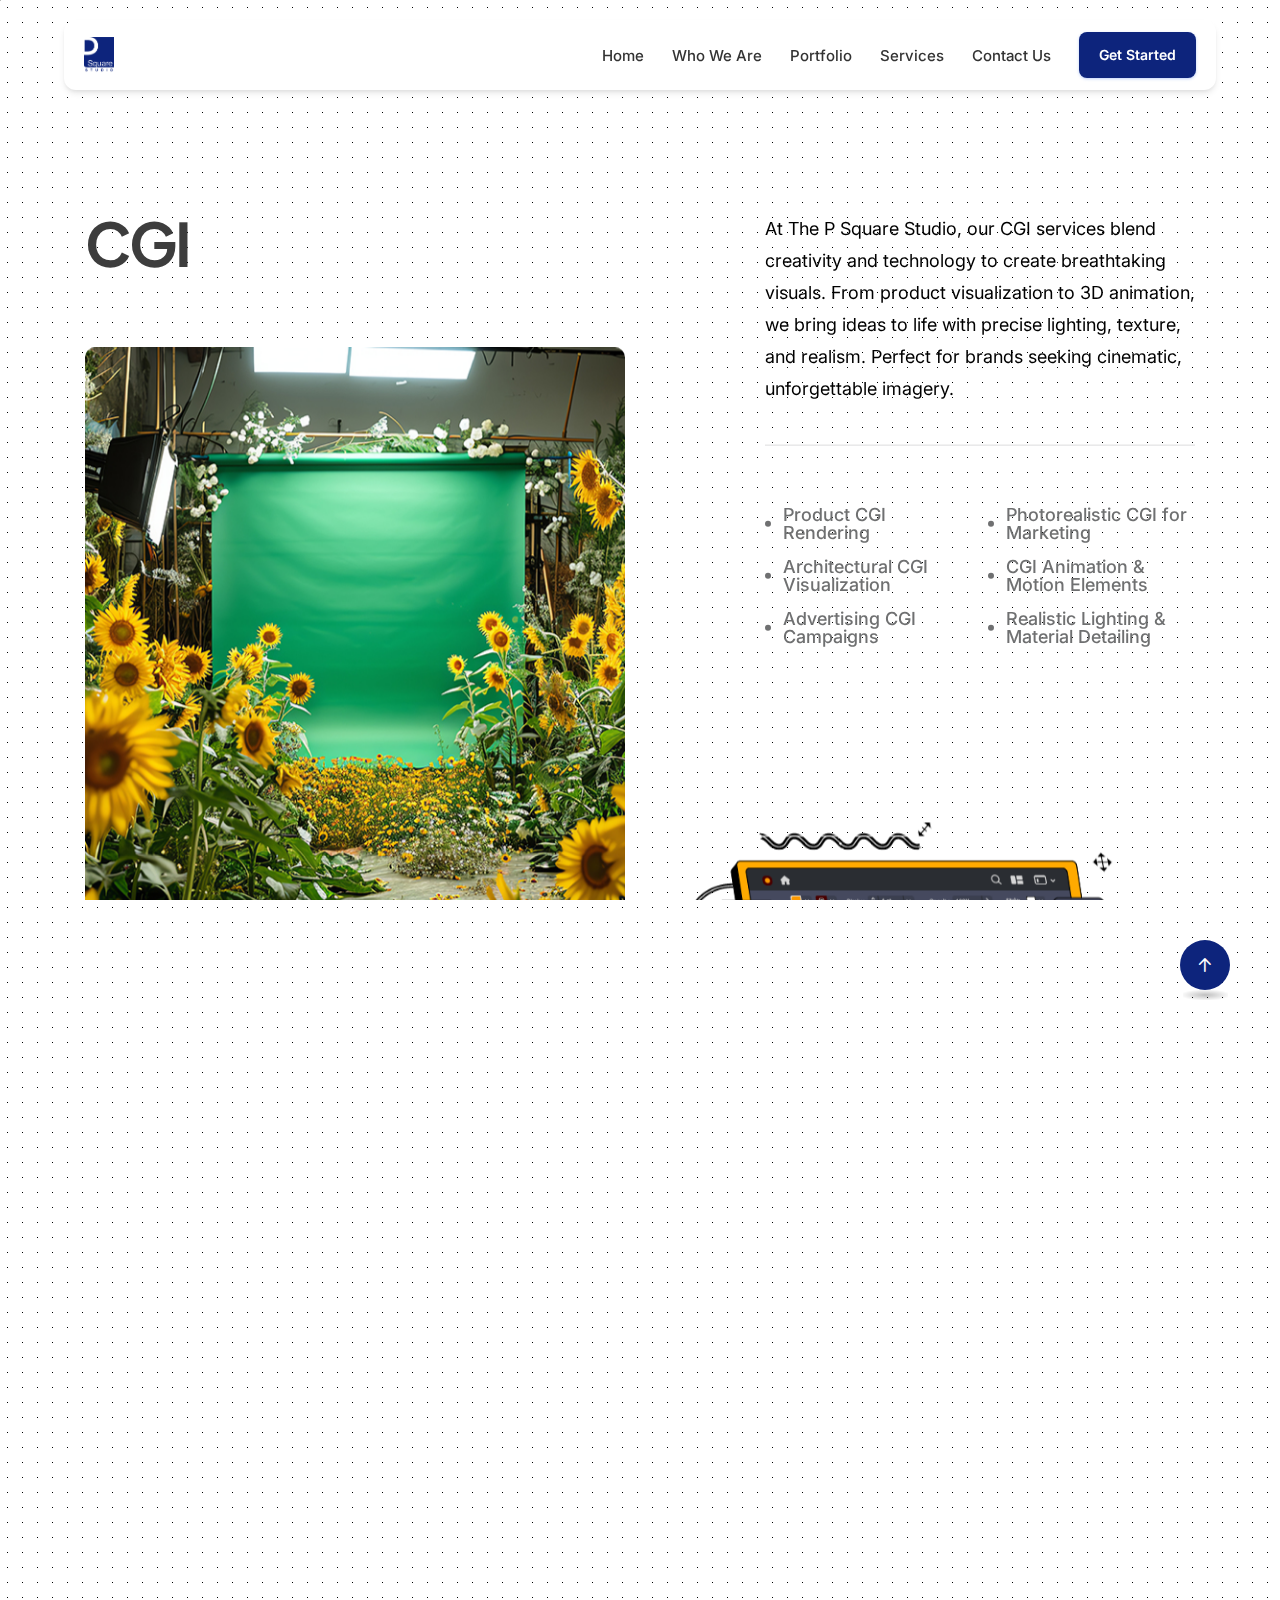
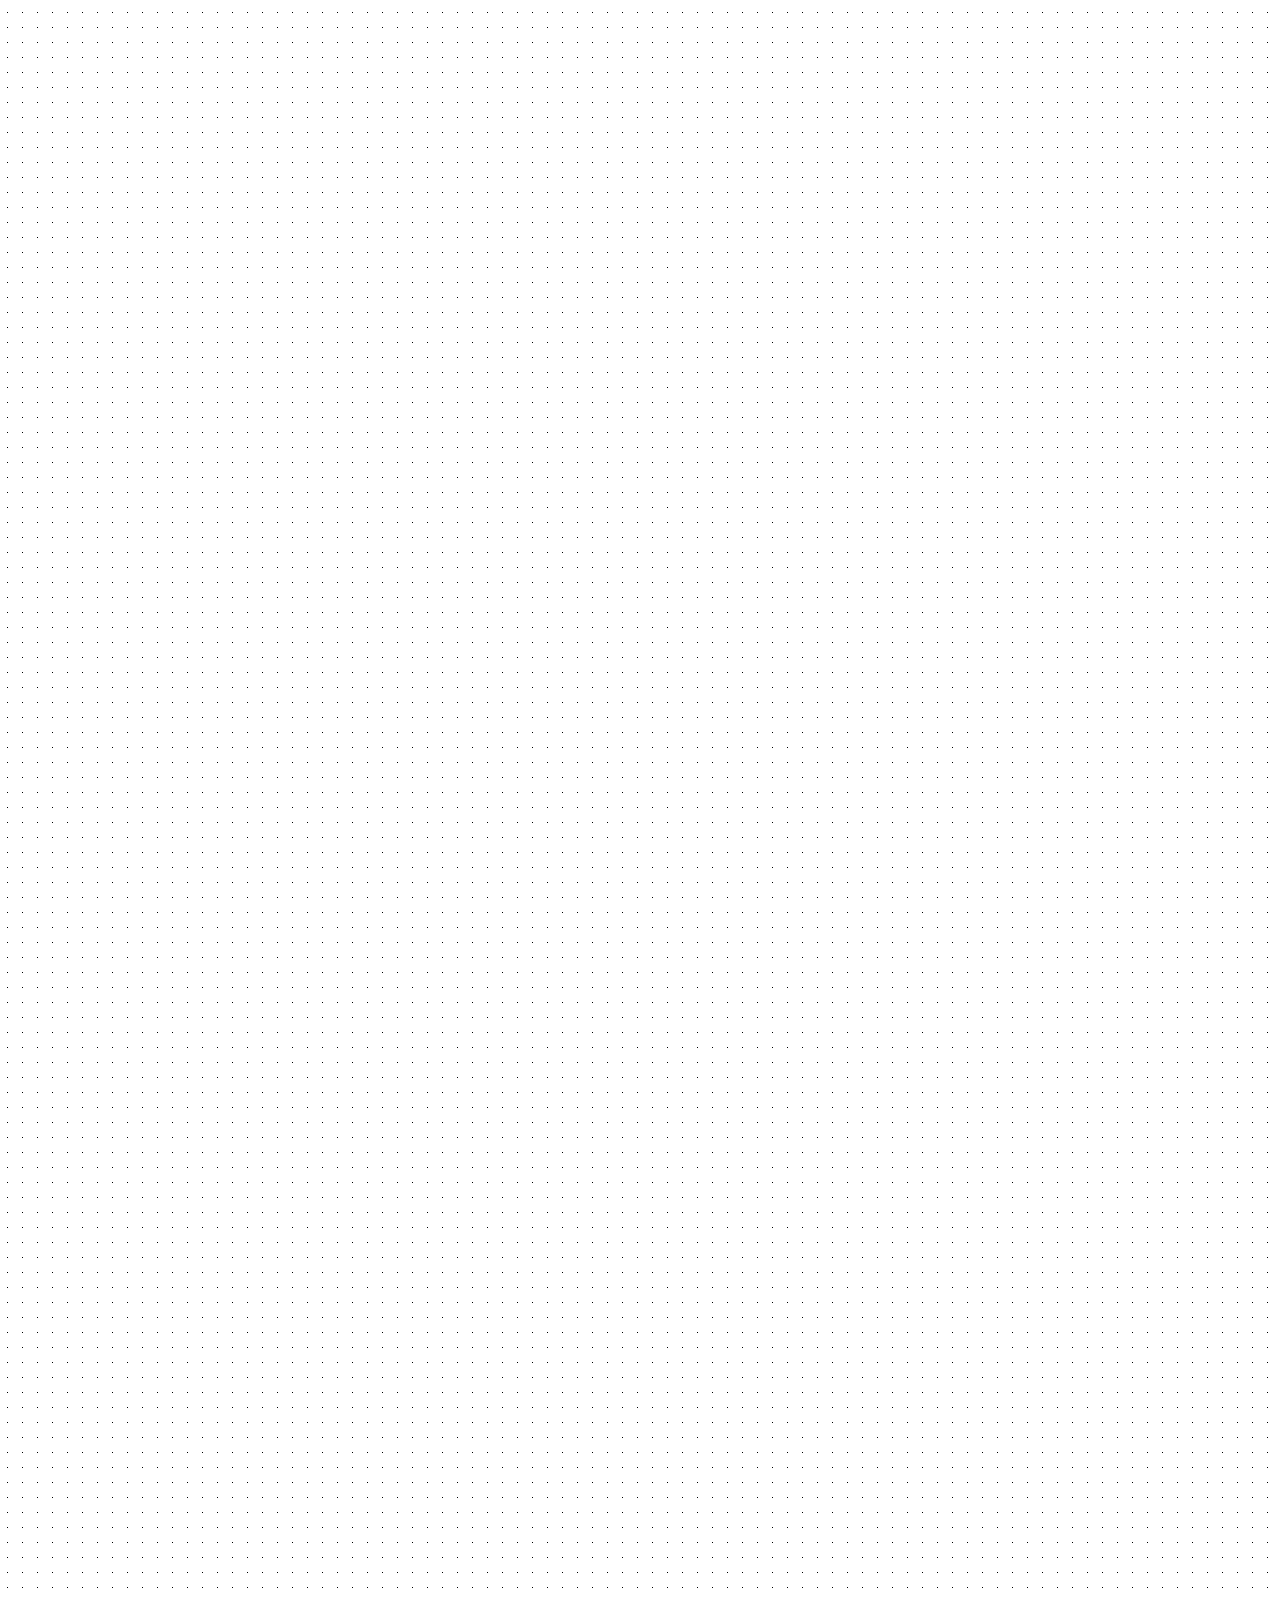
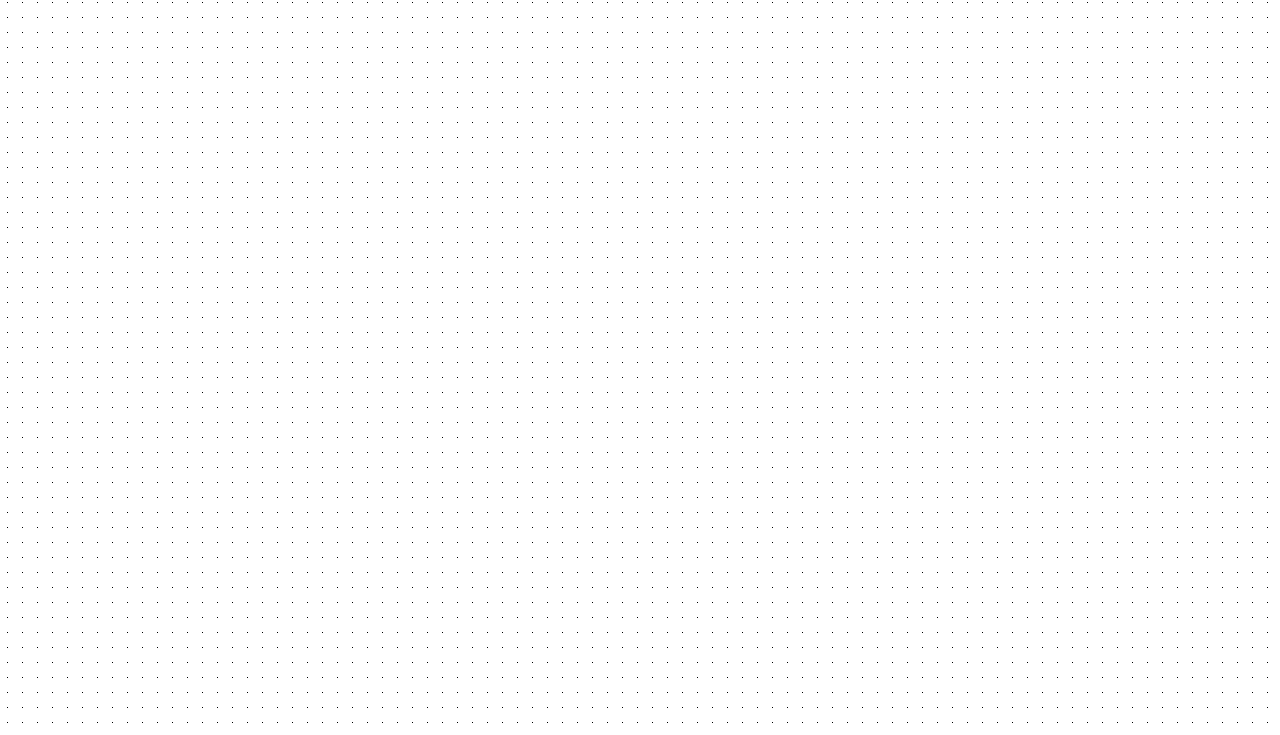
<file: service-details-cgi.html>
<!DOCTYPE html>
<html class="no-js" lang="zxx">
  <head>
    <meta charset="utf-8" />
    <meta http-equiv="x-ua-compatible" content="ie=edge" />
    <title>PSquare Studio</title>
    <meta name="description" content="PSquare Studio" />
    <meta name="viewport" content="width=device-width, initial-scale=1" />

    <link
      rel="shortcut icon"
      type="image/x-icon"
      href="assets/img/logo/Asset1.ico"
    />
    <!-- Place favicon.ico in the root directory -->

    <!-- CSS here -->
    <link rel="stylesheet" href="assets/css/header.css" />
    <!--<< Bootstrap min.css >>-->
    <link rel="stylesheet" href="assets/css/bootstrap.min.css" />
    <!--<< magnific-popup.css >>-->
    <link rel="stylesheet" href="assets/css/magnific-popup.css" />
    <!--<< fontawesome-all.min.css >>-->
    <link rel="stylesheet" href="assets/css/fontawesome-all.min.css" />
    <!--<< swiper-bundle.min.css >>-->
    <link rel="stylesheet" href="assets/css/swiper-bundle.min.css" />
    <!--<< odometer.css >>-->
    <link rel="stylesheet" href="assets/css/odometer.css" />
    <!--<< ion.rangeSlider.min.css >>-->
    <link rel="stylesheet" href="assets/css/ion.rangeSlider.min.css" />
    <!--<< effect-slicer.css >>-->
    <link rel="stylesheet" href="assets/css/effect-slicer.css" />
    <!--<< animate.css >>-->
    <link rel="stylesheet" href="assets/css/animate.css" />
    <!--<< default.css >>-->
    <link rel="stylesheet" href="assets/css/defauls-spacing.css" />
    <!--<< main.css >>-->
    <link rel="stylesheet" href="assets/css/main.css" />
  </head>

  <body>
    <!-- Preloader Start -->
    <div id="preloader" class="preloader">
      <div class="animation-preloader">
        <div class="spinner"></div>
        <div class="txt-loading">
          <span data-text-preloader="" class="letters-loading"> P </span>
          <span data-text-preloader="" class="letters-loading"> S </span>
          <span data-text-preloader="" class="letters-loading"> Q </span>
          <span data-text-preloader="" class="letters-loading"> U </span>
          <span data-text-preloader="" class="letters-loading"> A </span>
          <span data-text-preloader="" class="letters-loading"> R </span>
          <span data-text-preloader="" class="letters-loading"> E </span>
        </div>
        <p class="text-center">Loading</p>
      </div>
      <div class="loader">
        <div class="row">
          <div class="col-3 loader-section section-left">
            <div class="bg"></div>
          </div>
          <div class="col-3 loader-section section-left">
            <div class="bg"></div>
          </div>
          <div class="col-3 loader-section section-right">
            <div class="bg"></div>
          </div>
          <div class="col-3 loader-section section-right">
            <div class="bg"></div>
          </div>
        </div>
      </div>
    </div>

    <!-- Start Cursor Pointer -->
    <div class="mouse-follower">
      <span class="cursor-outline"></span>
      <span class="cursor-dot"></span>
    </div>
    <!-- End Cursor Pointer -->

    <!-- Scroll-top -->
    <button class="scroll__top scroll-to-target" data-target="html">
      <i class="fa-sharp fa-regular fa-arrow-up"></i>
    </button>
    <!-- Scroll-top-end-->

    <!-- header-area -->
    <header class="header-area">
      <div class="header-container">
        <!-- Logo -->
        <div class="logo">
          <a href="index.html">
            <!-- Replace with your actual logo -->
            <img src="assets/img/logo/Asset1.png" alt="Company Logo" />
          </a>
        </div>

        <!-- Desktop Navigation -->
        <nav>
          <ul class="nav-menu">
            <li><a href="index.html">Home</a></li>
            <li><a href="about.html">Who We Are</a></li>
            <li><a href="portfolio-three-columns.html">Portfolio</a></li>
            <li><a href="service.html">Services</a></li>
            <li><a href="contact.html">Contact Us</a></li>
            <li>
              <button
                class="cta-button"
                onclick="window.location.href='contact.html'"
              >
                Get Started
              </button>
            </li>
          </ul>
        </nav>

        <!-- Mobile Menu Toggle -->
        <button class="mobile-toggle" id="mobileToggle">
          <span></span>
          <span></span>
          <span></span>
        </button>
      </div>

      <!-- Mobile Menu -->
      <div class="mobile-menu" id="mobileMenu">
        <button class="close-menu" id="closeMenu">×</button>
        <ul>
          <li><a href="index.html">Home</a></li>
          <li><a href="about.html">Who We Are</a></li>
          <li><a href="portfolio-three-columns.html">Portfolio</a></li>
          <li><a href="service.html">Services</a></li>
          <li><a href="contact.html">Contact Us</a></li>
        </ul>
        <a href="contact.html"
          ><button class="cta-button">Get Started</button></a
        >
      </div>

      <!-- Overlay -->
      <div class="overlay" id="overlay"></div>
    </header>
    <!-- header-area-end -->
    <div id="smooth-wrapper">
      <div id="smooth-content">
        <main>
          <!-- td-service-hero-start -->
          <div class="td-service-area td-breadcrumb-spacing pb-45">
            <div class="container">
              <div class="row">
                <div class="col-lg-6">
                  <div class="td-breadcrumb-wrap">
                    <h2
                      class="td-section-page-title mb-35 wow fadeInLeft"
                      data-wow-delay=".5s"
                      data-wow-duration="1s"
                    >
                      CGI
                    </h2>
                    <div
                      class="td-service-hero-thumb-2 fix td-rounded-10 pt-105 mb-30"
                    >
                      <img
                        data-speed=".9"
                        class="td-rounded-10"
                        src="assets/img/service/hero/5/thumb-2.jpg"
                        alt=""
                      />
                    </div>
                  </div>
                </div>
                <div class="col-lg-6">
                  <div class="td-service-hero-wrap">
                    <div
                      class="td-service-hero-content ml-110 wow fadeInRight"
                      data-wow-delay=".5s"
                      data-wow-duration="1s"
                    >
                      <p class="mb-40">
                        At The P Square Studio, our CGI services blend
                        creativity and technology to create breathtaking
                        visuals. From product visualization to 3D animation, we
                        bring ideas to life with precise lighting, texture, and
                        realism. Perfect for brands seeking cinematic,
                        unforgettable imagery.
                      </p>
                      <div class="td-service-hero-border mb-60"></div>
                      <div class="td-about-main-feature-list">
                        <ul>
                          <li>Product CGI Rendering</li>
                          <li>Architectural CGI Visualization</li>
                          <li>Advertising CGI Campaigns</li>
                          <li>Photorealistic CGI for Marketing</li>
                          <li>CGI Animation & Motion Elements</li>
                          <li>Realistic Lighting & Material Detailing</li>
                        </ul>
                      </div>
                    </div>
                    <div class="td-service-hero-thumb fix td-rounded-10 pt-200">
                      <img
                        data-speed=".9"
                        class="td-rounded-10"
                        src="assets/img/service/hero/1/thumb.png"
                        alt=""
                      />
                    </div>
                  </div>
                </div>
              </div>
            </div>
          </div>
          <!-- td-service-hero-end -->

          <!-- td-service-process-area-start -->
          <div class="td-service-process-area td-service-2-main-wrap pt-125">
            <div class="container">
              <div class="row">
                <div class="col-xl-7">
                  <div class="td-service-2-title-wrap mb-60 td-title-anim">
                    <span class="td-section-2-subtitle mb-25 d-block"
                      >// P Square Working Process</span
                    >
                    <h2 class="td-section-2-title d-inline-block">
                      Our standard design thinking <span>process</span>
                    </h2>
                  </div>
                </div>
              </div>
              <div class="row gx-0">
                <div
                  class="col-lg-3 col-md-6 col-sm-6 wow fadeInUp"
                  data-wow-delay=".3s"
                  data-wow-duration="1s"
                >
                  <div class="td-service-process-item mt-120">
                    <span
                      class="icons mb-60 d-flex align-items-start justify-content-between"
                    >
                      <svg
                        width="64"
                        height="64"
                        viewBox="0 0 64 64"
                        fill="none"
                        xmlns="http://www.w3.org/2000/svg"
                      >
                        <path
                          d="M32.806 40.281C32.4277 39.7188 31.5723 39.7188 31.194 40.281L24.154 50.7425C24.0057 50.9629 23.962 51.2336 24.0338 51.4869L25.8878 58.0234L24.6687 62.7124C24.5171 63.295 24.9755 63.8594 25.6 63.8594H38.4C39.0246 63.8594 39.4828 63.295 39.3313 62.7124L38.1122 58.0234L39.9661 51.4869C40.038 51.2337 39.9943 50.963 39.846 50.7425L32.806 40.281ZM26.8295 62.0132L27.6295 58.9363H36.3704L37.1704 62.0132H26.8295Z"
                          fill="#1C1D1F"
                        />
                        <path
                          d="M0 63.8594C3.67377e-07 59.6571 0.827705 55.4959 2.43586 51.6135C4.04401 47.7311 6.40111 44.2034 9.37259 41.232C12.3441 38.2605 15.8717 35.9034 19.7541 34.2952C23.6366 32.6871 27.7977 31.8594 32 31.8594C36.2023 31.8594 40.3635 32.6871 44.2459 34.2952C48.1283 35.9034 51.6559 38.2605 54.6274 41.232C57.5989 44.2034 59.956 47.7311 61.5641 51.6135C63.1723 55.4959 64 59.6571 64 63.8594H60.16C60.16 60.1614 59.4316 56.4995 58.0164 53.083C56.6013 49.6665 54.527 46.5622 51.9121 43.9473C49.2972 41.3324 46.1929 39.2581 42.7764 37.8429C39.3598 36.4278 35.698 35.6994 32 35.6994C28.302 35.6994 24.6402 36.4278 21.2236 37.8429C17.8071 39.2581 14.7028 41.3323 12.0879 43.9472C9.47298 46.5621 7.39873 49.6665 5.98355 53.083C4.56838 56.4995 3.84 60.1614 3.84 63.8594H0Z"
                          fill="#1C1D1F"
                        />
                        <path
                          d="M64.0013 31.392C59.8165 31.4855 55.6544 30.7506 51.7526 29.2292C47.8507 27.7078 44.2856 25.4298 41.2607 22.5251C38.2357 19.6205 35.8103 16.1462 34.1229 12.3005C32.4354 8.45479 31.5189 4.31308 31.4258 0.111823L36.4315 0C36.51 3.54131 37.2825 7.03243 38.7049 10.274C40.1273 13.5156 42.1717 16.4442 44.7214 18.8926C47.2712 21.3409 50.2763 23.2611 53.5652 24.5435C56.8542 25.8259 60.3625 26.4454 63.8899 26.3666L64.0013 31.392Z"
                          fill="#1C1D1F"
                        />
                        <path
                          d="M23 12.8594C23 18.3822 18.5228 22.8594 13 22.8594C7.47715 22.8594 3 18.3822 3 12.8594C3 7.33652 7.47715 2.85938 13 2.85938C18.5228 2.85938 23 7.33652 23 12.8594Z"
                          fill="#1C1D1F"
                        />
                        <path
                          d="M62 7.85938C62 11.1731 59.3137 13.8594 56 13.8594C52.6863 13.8594 50 11.1731 50 7.85938C50 4.54567 52.6863 1.85938 56 1.85938C59.3137 1.85938 62 4.54567 62 7.85938Z"
                          fill="#1C1D1F"
                        />
                        <path
                          fill-rule="evenodd"
                          clip-rule="evenodd"
                          d="M36.7645 57.5901H27.2352L25.4679 51.3594H25.037L26.9025 57.9362H37.0973L38.7337 52.167H38.3028L36.7645 57.5901ZM36.4812 47.5336L31.9999 40.8743L28.446 46.1555L30.6609 43.582L31.4547 44.1873L26.5432 51.4858L27.991 56.5901H36.0087L37.4565 51.4858L32.5451 44.1873L33.3562 43.6033L36.3134 47.4469C36.3697 47.4726 36.4257 47.5016 36.4812 47.5336ZM32.4599 51.2439C32.4599 51.0294 32.2718 50.8208 31.9999 50.8208V49.8208C32.7867 49.8208 33.4599 50.4405 33.4599 51.2439H32.4599ZM39.8459 50.7424L32.8059 40.2809C32.4276 39.7187 31.5722 39.7187 31.1939 40.2809L24.1539 50.7424C24.0056 50.9628 23.9619 51.2335 24.0337 51.4868L25.8877 58.0233L24.6686 62.7123C24.517 63.2949 24.9754 63.8593 25.5999 63.8593H38.3999C39.0245 63.8593 39.4827 63.2949 39.3312 62.7123L38.1121 58.0233L39.966 51.4868C40.0379 51.2336 39.9942 50.9629 39.8459 50.7424ZM26.8294 62.0131H37.1703L36.3703 58.9362H27.6294L26.8294 62.0131ZM3.35974 51.9962C1.92952 55.449 1.13651 59.1295 1.01613 62.8594H2.85715C2.97684 59.3712 3.72194 55.9299 5.05967 52.7003C6.5251 49.1625 8.67301 45.9479 11.3808 43.2401C14.0885 40.5324 17.3031 38.3845 20.841 36.9191C24.3788 35.4536 28.1707 34.6994 32 34.6994C35.8293 34.6994 39.6212 35.4536 43.159 36.9191C46.6969 38.3845 49.9115 40.5324 52.6192 43.2401C55.327 45.9479 57.4749 49.1625 58.9403 52.7003C60.2781 55.9299 61.0232 59.3712 61.1428 62.8594H62.9839C62.8635 59.1295 62.0705 55.449 60.6403 51.9962C59.0824 48.2351 56.7989 44.8177 53.9203 41.9391C51.0417 39.0605 47.6243 36.777 43.8632 35.2191C40.1021 33.6612 36.071 32.8594 32 32.8594C27.929 32.8594 23.8979 33.6612 20.1368 35.2191C16.3757 36.777 12.9583 39.0604 10.0797 41.9391C7.20108 44.8177 4.91763 48.2351 3.35974 51.9962ZM63.9844 62.8594C63.8637 58.9981 63.0446 55.1877 61.5641 51.6135C59.956 47.7311 57.5989 44.2034 54.6274 41.232C51.6559 38.2605 48.1283 35.9034 44.2459 34.2952C40.3635 32.6871 36.2023 31.8594 32 31.8594C27.7977 31.8594 23.6366 32.6871 19.7541 34.2952C15.8717 35.9034 12.3441 38.2605 9.37259 41.232C6.40111 44.2034 4.04401 47.7311 2.43586 51.6135C0.955381 55.1877 0.136347 58.9981 0.015628 62.8594C0.0052172 63.1924 0 63.5257 0 63.8594H3.84C3.84 60.1614 4.56838 56.4995 5.98355 53.083C7.39873 49.6665 9.47298 46.5621 12.0879 43.9472C14.7028 41.3323 17.8071 39.2581 21.2236 37.8429C24.6402 36.4278 28.302 35.6994 32 35.6994C35.698 35.6994 39.3598 36.4278 42.7764 37.8429C46.1929 39.2581 49.2972 41.3324 51.9121 43.9473C54.527 46.5622 56.6013 49.6665 58.0164 53.083C59.4316 56.4995 60.16 60.1614 60.16 63.8594H64C64 63.5257 63.9948 63.1924 63.9844 62.8594ZM52.1145 28.2975C55.5827 29.6498 59.263 30.3605 62.9777 30.3984L62.9106 27.3707C59.5899 27.3252 56.3012 26.6842 53.2007 25.4752C49.789 24.145 46.672 22.1532 44.0275 19.6139C41.383 17.0745 39.2629 14.0373 37.7878 10.6758C36.4469 7.61977 35.663 4.34996 35.4704 1.02169L32.4625 1.08889C32.665 4.81579 33.5364 8.47815 35.0373 11.8987C36.6721 15.6244 39.0218 18.9902 41.952 21.8038C44.8821 24.6175 48.3354 26.824 52.1145 28.2975ZM31.4245 0.111823C31.4246 0.115562 31.4247 0.119302 31.4248 0.123041C31.4322 0.452844 31.4447 0.782278 31.4622 1.11123C31.668 4.96886 32.5681 8.76011 34.1216 12.3005C35.809 16.1462 38.2344 19.6205 41.2594 22.5251C44.2843 25.4298 47.8494 27.7078 51.7513 29.2292C55.3421 30.6293 59.1534 31.3634 62.9999 31.3986C63.3292 31.4016 63.6588 31.3995 63.9885 31.3923C63.9924 31.3922 63.9962 31.3921 64 31.392L63.8886 26.3666C63.8854 26.3667 63.8823 26.3668 63.8792 26.3668C60.3549 26.4443 56.8499 25.8248 53.5639 24.5435C50.275 23.2611 47.2699 21.3409 44.7201 18.8926C42.1704 16.4442 40.126 13.5156 38.7036 10.274C37.2825 7.03534 36.5101 3.54758 36.4304 0.0095356C36.4303 0.00635711 36.4303 0.00317857 36.4302 0L31.4245 0.111823ZM12.9999 21.8594C17.9704 21.8594 21.9999 17.8299 21.9999 12.8594C21.9999 7.88881 17.9704 3.85938 12.9999 3.85938C8.02931 3.85938 3.99988 7.88881 3.99988 12.8594C3.99988 17.8299 8.02931 21.8594 12.9999 21.8594ZM55.9999 12.8594C58.7613 12.8594 60.9999 10.6208 60.9999 7.85938C60.9999 5.09795 58.7613 2.85938 55.9999 2.85938C53.2385 2.85938 50.9999 5.09795 50.9999 7.85938C50.9999 10.6208 53.2385 12.8594 55.9999 12.8594ZM22.9999 12.8594C22.9999 18.3822 18.5227 22.8594 12.9999 22.8594C7.47703 22.8594 2.99988 18.3822 2.99988 12.8594C2.99988 7.33653 7.47703 2.85938 12.9999 2.85938C18.5227 2.85938 22.9999 7.33653 22.9999 12.8594ZM55.9999 13.8594C59.3136 13.8594 61.9999 11.1731 61.9999 7.85938C61.9999 4.54567 59.3136 1.85938 55.9999 1.85938C52.6862 1.85938 49.9999 4.54567 49.9999 7.85938C49.9999 11.1731 52.6862 13.8594 55.9999 13.8594Z"
                          fill="#1C1D1F"
                        />
                      </svg>
                      <span class="number">01</span>
                    </span>
                    <h5 class="title mb-15">Discover</h5>
                    <p class="para">
                      Explore User Needs & Brand Opportunities
                    </p>
                  </div>
                </div>
                <div
                  class="col-lg-3 col-md-6 col-sm-6 wow fadeInUp"
                  data-wow-delay=".5s"
                  data-wow-duration="1s"
                >
                  <div class="td-service-process-item">
                    <span
                      class="icons mb-60 d-flex align-items-start justify-content-between"
                    >
                      <svg
                        width="64"
                        height="64"
                        viewBox="0 0 64 64"
                        fill="none"
                        xmlns="http://www.w3.org/2000/svg"
                      >
                        <g clip-path="url(#clip0_15_1716)">
                          <path
                            d="M59.3333 16H4.66667C2.09333 16 0 13.9067 0 11.3333V4.66667C0 2.09333 2.09333 0 4.66667 0H59.3333C61.9067 0 64 2.09333 64 4.66667V11.3333C64 13.9067 61.9067 16 59.3333 16ZM4.66667 4C4.29867 4 4 4.29867 4 4.66667V11.3333C4 11.7013 4.29867 12 4.66667 12H59.3333C59.7013 12 60 11.7013 60 11.3333V4.66667C60 4.29867 59.7013 4 59.3333 4H4.66667Z"
                            fill="#1C1D1F"
                          />
                          <path
                            d="M59.332 64H25.9987C23.4254 64 21.332 61.9067 21.332 59.3333V26C21.332 23.4267 23.4254 21.3333 25.9987 21.3333H59.332C61.9054 21.3333 63.9987 23.4267 63.9987 26V59.3333C63.9987 61.9067 61.9054 64 59.332 64ZM25.9987 25.3333C25.6307 25.3333 25.332 25.632 25.332 26V59.3333C25.332 59.7013 25.6307 60 25.9987 60H59.332C59.7 60 59.9987 59.7013 59.9987 59.3333V26C59.9987 25.632 59.7 25.3333 59.332 25.3333H25.9987Z"
                            fill="#1C1D1F"
                          />
                          <path
                            d="M52.8746 42.6997L47.7703 37.5954C47.6115 37.4366 47.3307 37.4366 47.172 37.5954L46.0653 38.702C45.9001 38.8673 45.9001 39.1352 46.0653 39.3005L49.764 42.9987L46.0656 46.6976C45.9003 46.8629 45.9003 47.1308 46.0656 47.2961L47.1722 48.4027C47.2515 48.4821 47.3593 48.527 47.4714 48.527C47.5834 48.527 47.6913 48.4821 47.7707 48.4027L52.8746 43.2986C53.0399 43.1331 53.0399 42.865 52.8746 42.6997Z"
                            fill="#1C1D1F"
                          />
                          <path
                            d="M39.933 46.6976L36.2349 42.9992L39.9336 39.3009C40.013 39.2215 40.0576 39.114 40.0576 39.0017C40.0576 38.8895 40.0132 38.7818 39.9336 38.7024L38.827 37.5958C38.7476 37.5164 38.6399 37.4718 38.5277 37.4718C38.4156 37.4718 38.3078 37.5164 38.2285 37.5958L33.1239 42.6997C32.9587 42.865 32.9587 43.1329 33.1239 43.2984L38.2283 48.4025C38.3076 48.4819 38.4154 48.5268 38.5275 48.5268C38.6397 48.5268 38.7474 48.4819 38.8268 48.4025L39.9334 47.2959C40.0987 47.1308 40.0987 46.8629 39.933 46.6976Z"
                            fill="#1C1D1F"
                          />
                          <path
                            d="M45.9016 35.8782C45.8479 35.7796 45.7573 35.7063 45.6498 35.6746L44.7527 35.4098C44.5288 35.3434 44.293 35.4719 44.227 35.696L40.0623 49.7997C40.0305 49.9074 40.0428 50.0232 40.0964 50.1216C40.1499 50.2204 40.2406 50.2934 40.3481 50.3254L41.2453 50.5902C41.2853 50.602 41.3257 50.6077 41.3653 50.6077C41.5479 50.6077 41.7166 50.4884 41.771 50.304L45.9357 36.2001C45.9674 36.0924 45.9554 35.9766 45.9016 35.8782Z"
                            fill="#1C1D1F"
                          />
                          <path
                            d="M8 64C3.58933 64 0 60.4107 0 56C0 51.5893 3.58933 48 8 48C12.4107 48 16 51.5893 16 56C16 60.4107 12.4107 64 8 64ZM8 52C5.79467 52 4 53.7947 4 56C4 58.2053 5.79467 60 8 60C10.2053 60 12 58.2053 12 56C12 53.7947 10.2053 52 8 52Z"
                            fill="#1C1D1F"
                          />
                          <path
                            d="M14 34.6667H2C0.896 34.6667 0 33.7707 0 32.6667C0 31.5627 0.896 30.6667 2 30.6667H14C15.104 30.6667 16 31.5627 16 32.6667C16 33.7707 15.104 34.6667 14 34.6667Z"
                            fill="#1C1D1F"
                          />
                          <path
                            d="M14 26.6667H2C0.896 26.6667 0 25.7707 0 24.6667C0 23.5627 0.896 22.6667 2 22.6667H14C15.104 22.6667 16 23.5627 16 24.6667C16 25.7707 15.104 26.6667 14 26.6667Z"
                            fill="#1C1D1F"
                          />
                          <path
                            d="M14 42.6667H2C0.896 42.6667 0 41.7707 0 40.6667C0 39.5627 0.896 38.6667 2 38.6667H14C15.104 38.6667 16 39.5627 16 40.6667C16 41.7707 15.104 42.6667 14 42.6667Z"
                            fill="#1C1D1F"
                          />
                        </g>
                        <defs>
                          <clipPath id="clip0_15_1716">
                            <rect width="64" height="64" fill="white" />
                          </clipPath>
                        </defs>
                      </svg>
                      <span class="number">02</span>
                    </span>
                    <h5 class="title mb-15">Define</h5>
                    <p class="para">
                      Pinpoint Challenges & Set Clear Design Goals
                    </p>
                  </div>
                </div>
                <div
                  class="col-lg-3 col-md-6 col-sm-6 wow fadeInUp"
                  data-wow-delay=".7s"
                  data-wow-duration="1s"
                >
                  <div class="td-service-process-item mt-120">
                    <span
                      class="icons mb-60 d-flex align-items-start justify-content-between"
                    >
                      <svg
                        width="64"
                        height="64"
                        viewBox="0 0 64 64"
                        fill="none"
                        xmlns="http://www.w3.org/2000/svg"
                      >
                        <g clip-path="url(#clip0_15_1731)">
                          <path
                            fill-rule="evenodd"
                            clip-rule="evenodd"
                            d="M0 49.4655C0 48.5735 0.723231 47.8503 1.61525 47.8503C2.50726 47.8503 3.23049 48.5735 3.23049 49.4655V60.5542C3.23049 60.6729 3.32714 60.7695 3.44577 60.7695H14.5345C15.4265 60.7695 16.1497 61.4927 16.1497 62.3848C16.1497 63.2768 15.4265 64 14.5345 64H1.61525C0.723231 64 0 63.2768 0 62.3848V49.4655ZM23.1379 45.0618V23.4166C23.1379 23.298 23.2345 23.2013 23.3532 23.2013H44.9983C45.117 23.2013 45.2136 23.298 45.2136 23.4166V45.0618C45.2136 45.1804 45.117 45.2771 44.9983 45.2771H23.3532C23.2345 45.2771 23.1379 45.1804 23.1379 45.0618ZM50.1915 33.1724L49.7561 33.1207C49.6929 33.1131 49.6355 33.1312 49.5878 33.1736C49.5402 33.216 49.5155 33.2709 49.5155 33.3346V48.4281C49.5155 49.0638 49.0004 49.5791 48.3644 49.5791H33.2709C33.2073 49.5791 33.1523 49.6039 33.1099 49.6515C33.0676 49.6991 33.0495 49.7566 33.057 49.8198L33.1088 50.2552C33.5148 53.6799 35.0632 56.8543 37.5008 59.2919C40.391 62.1821 44.2765 63.7916 48.3644 63.7916C52.4523 63.7916 56.3378 62.1821 59.228 59.2919C62.1182 56.4017 63.7277 52.5162 63.7277 48.4283C63.7277 44.3404 62.1182 40.4549 59.228 37.5647C56.7906 35.1269 53.6164 33.5783 50.1915 33.1724ZM18.6206 30.763C18.7392 30.763 18.8358 30.6663 18.8358 30.5477V20.0505C18.8358 19.4148 19.3509 18.8995 19.9866 18.8995H26.3849C26.4616 18.8995 26.5276 18.8626 26.5681 18.7974C26.6086 18.7321 26.6118 18.6565 26.5775 18.5878L18.1973 1.82732C18.16 1.75243 18.0883 1.70846 18.0047 1.70846C17.9212 1.70846 17.8495 1.75266 17.8121 1.82732L3.50027 30.4513C3.46592 30.52 3.46936 30.5953 3.50966 30.6608C3.54997 30.7261 3.61593 30.763 3.69288 30.763H18.6206ZM64.0005 14.5345C64.0005 15.4265 63.2772 16.1497 62.3852 16.1497C61.4932 16.1497 60.77 15.4265 60.77 14.5345V3.44577C60.77 3.32714 60.6733 3.23049 60.5547 3.23049H49.466C48.574 3.23049 47.8507 2.50726 47.8507 1.61525C47.8507 0.723231 48.574 0 49.466 0H62.3852C63.2772 0 64.0005 0.723231 64.0005 1.61525V14.5345Z"
                            fill="#1C1D1F"
                          />
                        </g>
                        <defs>
                          <clipPath id="clip0_15_1731">
                            <rect width="64" height="64" fill="white" />
                          </clipPath>
                        </defs>
                      </svg>
                      <span class="number">03</span>
                    </span>
                    <h5 class="title mb-15">Develop</h5>
                    <p class="para">
                      Craft Creative, Innovative Design Solutions
                    </p>
                  </div>
                </div>
                <div
                  class="col-lg-3 col-md-6 col-sm-6 wow fadeInUp"
                  data-wow-delay=".9s"
                  data-wow-duration="1s"
                >
                  <div class="td-service-process-item">
                    <span
                      class="icons mb-60 d-flex align-items-start justify-content-between"
                    >
                      <svg
                        width="64"
                        height="64"
                        viewBox="0 0 64 64"
                        fill="none"
                        xmlns="http://www.w3.org/2000/svg"
                      >
                        <g clip-path="url(#clip0_15_1738)">
                          <path
                            d="M45.7148 3.04762C45.7148 1.92552 46.6244 1.01587 47.7465 1.01587H61.9688C63.0909 1.01587 64.0005 1.92552 64.0005 3.04762V17.2698C64.0005 18.3919 63.0909 19.3016 61.9688 19.3016H45.7148V3.04762Z"
                            fill="#1C1D1F"
                          />
                          <path
                            fill-rule="evenodd"
                            clip-rule="evenodd"
                            d="M61.9688 2.07977H47.7465C47.212 2.07977 46.7787 2.51309 46.7787 3.04762V18.2377H61.9688C62.5033 18.2377 62.9366 17.8044 62.9366 17.2698V3.04762C62.9366 2.51309 62.5033 2.07977 61.9688 2.07977ZM47.7465 1.01587C46.6244 1.01587 45.7148 1.92552 45.7148 3.04762V19.3016H61.9688C63.0909 19.3016 64.0005 18.3919 64.0005 17.2698V3.04762C64.0005 1.92552 63.0909 1.01587 61.9688 1.01587H47.7465Z"
                            fill="#1C1D1F"
                          />
                          <path
                            fill-rule="evenodd"
                            clip-rule="evenodd"
                            d="M45.7138 19.3015H20.317C19.7559 19.3015 19.3011 19.7563 19.3011 20.3174V45.7142H45.7138V19.3015ZM20.317 18.2856C19.1949 18.2856 18.2852 19.1953 18.2852 20.3174V46.7301H46.7297V18.2856H20.317Z"
                            fill="#1C1D1F"
                          />
                          <path
                            d="M1.01562 47.7461C1.01562 46.624 1.92528 45.7144 3.04738 45.7144H19.3014V61.9684C19.3014 63.0905 18.3917 64.0001 17.2696 64.0001H3.04738C1.92528 64.0001 1.01562 63.0905 1.01562 61.9684V47.7461Z"
                            fill="#1C1D1F"
                          />
                          <path
                            fill-rule="evenodd"
                            clip-rule="evenodd"
                            d="M18.2375 46.7783H3.04738C2.51285 46.7783 2.07953 47.2116 2.07953 47.7461V61.9684C2.07953 62.5029 2.51285 62.9362 3.04738 62.9362H17.2696C17.8042 62.9362 18.2375 62.5029 18.2375 61.9684V46.7783ZM3.04738 45.7144C1.92528 45.7144 1.01562 46.624 1.01562 47.7461V61.9684C1.01562 63.0905 1.92528 64.0001 3.04738 64.0001H17.2696C18.3917 64.0001 19.3014 63.0905 19.3014 61.9684V45.7144H3.04738Z"
                            fill="#1C1D1F"
                          />
                          <path
                            d="M45.7148 45.7144H61.9688C63.0909 45.7144 64.0005 46.624 64.0005 47.7461V61.9684C64.0005 63.0905 63.0909 64.0001 61.9688 64.0001H47.7465C46.6244 64.0001 45.7148 63.0905 45.7148 61.9684V45.7144Z"
                            fill="#1C1D1F"
                          />
                          <path
                            fill-rule="evenodd"
                            clip-rule="evenodd"
                            d="M61.9688 46.7783H46.7787V61.9684C46.7787 62.5029 47.212 62.9362 47.7465 62.9362H61.9688C62.5033 62.9362 62.9366 62.5029 62.9366 61.9684V47.7461C62.9366 47.2116 62.5033 46.7783 61.9688 46.7783ZM45.7148 45.7144V61.9684C45.7148 63.0905 46.6244 64.0001 47.7465 64.0001H61.9688C63.0909 64.0001 64.0005 63.0905 64.0005 61.9684V47.7461C64.0005 46.624 63.0909 45.7144 61.9688 45.7144H45.7148Z"
                            fill="#1C1D1F"
                          />
                          <path
                            d="M0 2.03175C0 0.909646 0.909644 0 2.03175 0H16.3729C18.1829 0 19.0894 2.18848 17.8095 3.46841L3.46841 17.8095C2.18848 19.0894 0 18.1829 0 16.3729V2.03175Z"
                            fill="#1C1D1F"
                          />
                          <path
                            fill-rule="evenodd"
                            clip-rule="evenodd"
                            d="M16.3729 1.18211H2.03175C1.56251 1.18211 1.18211 1.5625 1.18211 2.03175V16.3729C1.18211 17.1298 2.09729 17.5089 2.63253 16.9736L16.9736 2.63253C17.5089 2.09729 17.1298 1.18211 16.3729 1.18211ZM2.03175 0C0.909644 0 0 0.909646 0 2.03175V16.3729C0 18.1829 2.18848 19.0894 3.46841 17.8095L17.8095 3.46841C19.0894 2.18848 18.1829 0 16.3729 0H2.03175Z"
                            fill="#1C1D1F"
                          />
                          <path
                            d="M31.1453 38.5718C30.5455 38.4301 30.1728 37.8177 30.3094 37.2022L32.5365 27.2996C32.6761 26.6857 33.2744 26.2972 33.8713 26.4434C34.4711 26.5851 34.8438 27.1976 34.7072 27.813L32.4801 37.7156C32.3391 38.3463 31.7229 38.7166 31.1453 38.5718Z"
                            fill="#1C1D1F"
                          />
                          <path
                            fill-rule="evenodd"
                            clip-rule="evenodd"
                            d="M34.7072 27.813L32.4801 37.7156C32.3391 38.3463 31.7229 38.7166 31.1453 38.5718C30.5455 38.4301 30.1728 37.8177 30.3094 37.2022L32.5365 27.2996C32.6761 26.6857 33.2744 26.2972 33.8713 26.4434C34.4711 26.5851 34.8438 27.1976 34.7072 27.813Z"
                            fill="#1C1D1F"
                          />
                          <path
                            d="M37.3329 37.0791C37.0285 37.0791 36.7256 36.9512 36.5044 36.7013C36.0931 36.2306 36.1303 35.51 36.5876 35.0864L39.3804 32.5087L36.5876 29.931C36.1303 29.509 36.0931 28.7869 36.5044 28.3161C36.9172 27.8469 37.6209 27.8103 38.0782 28.2308L41.7901 31.6586C42.0247 31.8765 42.1583 32.1842 42.1583 32.5087C42.1583 32.8332 42.0247 33.141 41.7901 33.3588L38.0782 36.7866C37.8644 36.9832 37.5987 37.0791 37.3329 37.0791Z"
                            fill="#1C1D1F"
                          />
                          <path
                            fill-rule="evenodd"
                            clip-rule="evenodd"
                            d="M36.5876 35.0864C36.1303 35.51 36.0931 36.2306 36.5044 36.7013C36.7256 36.9512 37.0285 37.0791 37.3329 37.0791C37.5987 37.0791 37.8644 36.9832 38.0782 36.7866L41.7901 33.3588C42.0247 33.141 42.1583 32.8332 42.1583 32.5087C42.1583 32.1842 42.0247 31.8765 41.7901 31.6586L38.0782 28.2308C37.6209 27.8103 36.9172 27.8469 36.5044 28.3161C36.0931 28.7869 36.1303 29.509 36.5876 29.931L39.3804 32.5087L36.5876 35.0864Z"
                            fill="#1C1D1F"
                          />
                          <path
                            d="M27.6828 37.0789C27.4171 37.0789 27.1513 36.9829 26.9375 36.7864L23.2257 33.3585C22.9911 33.1407 22.8574 32.8329 22.8574 32.5084C22.8574 32.1839 22.9911 31.8762 23.2257 31.6583L26.9375 28.2305C27.3948 27.81 28.0986 27.8481 28.5113 28.3158C28.9226 28.7866 28.8855 29.5072 28.4282 29.9307L25.6354 32.5084L28.4282 35.0862C28.8855 35.5082 28.9226 36.2303 28.5113 36.701C28.2901 36.9509 27.9872 37.0789 27.6828 37.0789Z"
                            fill="#1C1D1F"
                          />
                          <path
                            fill-rule="evenodd"
                            clip-rule="evenodd"
                            d="M25.6354 32.5084L28.4282 35.0862C28.8855 35.5082 28.9226 36.2303 28.5113 36.701C28.2901 36.9509 27.9872 37.0789 27.6828 37.0789C27.4171 37.0789 27.1513 36.9829 26.9375 36.7864L23.2257 33.3585C22.9911 33.1407 22.8574 32.8329 22.8574 32.5084C22.8574 32.1839 22.9911 31.8762 23.2257 31.6583L26.9375 28.2305C27.3948 27.81 28.0986 27.8481 28.5113 28.3158C28.9226 28.7866 28.8855 29.5072 28.4282 29.9307L25.6354 32.5084Z"
                            fill="#1C1D1F"
                          />
                        </g>
                        <defs>
                          <clipPath id="clip0_15_1738">
                            <rect width="64" height="64" fill="white" />
                          </clipPath>
                        </defs>
                      </svg>
                      <span class="number">04</span>
                    </span>
                    <h5 class="title mb-15">Deliver</h5>
                    <p class="para">
                      Refined designs, delivered with precision and care
                    </p>
                  </div>
                </div>
              </div>
            </div>
          </div>
          <!-- td-service-process-area-end -->

          <!-- td-service-replace-area-start -->
          <div class="td-service-replace-area pt-120 pb-130">
            <div class="container">
              <div class="row">
                <div class="col-lg-10">
                  <div class="td-service-main-content mb-85">
                    <h2 class="td-text-invert">
                      Imagination, Rendered to
                      <br /> Perfection.
                    </h2>
                  </div>
                </div>
                <div class="col-lg-4">
                  <div class="td-service-replace-shape pt-100 pb-30">
                    <img src="assets/img/service/replace/shape.png" alt="" />
                  </div>
                </div>
                <div class="col-lg-8">
                  <div class="td-service-replace-content">
                    <div class="td-service-replace-thumb mb-50">
                      <img
                        class="td-rounded-10"
                        src="assets/img/service/hero/1/thumb copy.jpg"
                        alt=""
                      />
                    </div>
                    <!-- <div class="row">
                                        <div class="col-lg-6 col-md-6">
                                            <div class="mb-20">
                                                <p>Receive your design within a few business days and be updated on the process. Everything you need for a digitally driven brand. Defined proposition. Conceptual realization.</p>
                                            </div>
                                        </div>
                                        <div class="col-lg-6 col-md-6">
                                            <div class="mb-20">
                                                <p>Receive your design within a few business days and be updated on the process. Everything you need for a digitally driven brand. Defined proposition. Conceptual realization.</p>
                                            </div>
                                        </div>
                                    </div> -->
                  </div>
                </div>
              </div>
            </div>
          </div>
          <!-- td-service-replace-area-end -->

          <!-- td-cta-area-start -->
          <div class="td-cta-area">
            <div class="container">
              <div class="col-lg-12">
                <div
                  class="td-cta-wrap p-relative z-index-1 text-center pt-135 pb-135 include-bg"
                  data-background="assets/img/cta/bg.jpg"
                >
                  <img
                    class="td-cta-shape d-none d-xl-block"
                    src="assets/img/cta/cta.png"
                    alt=""
                  />
                  <h2 class="title p-relative d-inline-block">
                    <img
                      class="td-cta-shape-2 d-none d-md-block"
                      src="assets/img/cta/cta-2.png"
                      alt=""
                    />
                    <a class="td-text-invert" href="contact.html">
                      HAVE A<br />
                      PROJECTS<br />
                      IN MINDS
                    </a>
                  </h2>
                </div>
              </div>
            </div>
          </div>
          <br />
          <br />
          <br />
          <br />
          <br />
          <br />
          <br />
          <br />
          <br />
          <!-- td-cta-area-end -->
        </main>
        <!-- main-area-end -->

        <!-- footer-area-start -->
        <footer>
          <br />
          <br />
          <div class="td-footer-area td-footer-2-wrap">
            <div class="container">
              <div class="row">
                <div class="col-lg-6 mb-30">
                  <div class="td-footer-3-widget">
                    <h2 class="td-footer-2-bigtitle">
                      Entrust design<br />
                      to professionals
                    </h2>
                  </div>
                </div>
                <div class="col-lg-3 col-md-6 col-sm-6 mb-30">
                  <div class="td-footer-3-widget">
                    <h4 class="td-footer-3-title mb-15">India</h4>
                    <a class="links mb-40 d-inline-block" href="#"
                      >Ranip —<br />
                      Ahmedabad, Gujarat</a
                    >

                    <div class="td-footer-3-social">
                      <a href="http://www.facebook.com/PSQUAERE?mibextid=ZbWKwL"
                        ><i class="fa-brands fa-facebook-f"></i
                      ></a>
                      <a
                        href="https://www.linkedin.com/company/the-psquare-studio/?viewAsMember=true"
                        ><i class="fa-brands fa-linkedin-in"></i
                      ></a>
                      <a href="https://www.instagram.com/thepsquarestudio/"
                        ><i class="fa-brands fa-instagram"></i
                      ></a>
                      <a
                        href="https://api.whatsapp.com/send/?phone=%2B919898709490&text&type=phone_number&app_absent=0"
                        ><i class="fa-brands fa-whatsapp"></i
                      ></a>
                    </div>
                  </div>
                </div>
                <div class="col-lg-3 col-md-6 col-sm-6 mb-30">
                  <div class="td-footer-3-widget">
                    <h4 class="td-footer-3-title mb-15">Say hello!</h4>
                    <a class="links links-3 d-block mb-5" href="#"
                      >thepsquarestudio25@gmail.com</a
                    >
                    <a class="links-2" href="tel:+1234567890"
                      >+91 98987 09490</a
                    >
                  </div>
                </div>
              </div>
            </div>
            <div class="container">
              <div class="td-footer-2-border mt-60">
                <div class="row align-items-center">
                  <div class="col-lg-8">
                    <div class="td-footer-3-menu mb-10">
                      <ul>
                        <li>
                          <a href="about.html">Who We Are</a>
                        </li>
                        <li>
                          <a href="portfolio-two-columns.html">Portfolio</a>
                        </li>
                        <li><a href="service.html">Services</a></li>
                        <!-- <li><a href="#">Blog</a></li> -->
                        <li><a href="contact.html">Contact</a></li>
                      </ul>
                    </div>
                  </div>
                  <div class="col-lg-4">
                    <div class="td-footer-3-copyright text-lg-end mb-10">
                      <p>
                        © 2025 <a href="#">PSQUARE.</a> All Rights Reserved.
                      </p>
                    </div>
                  </div>
                </div>
              </div>
            </div>
          </div>
        </footer>
        <!-- footer-area-end -->
      </div>
    </div>

    <!-- JS here -->
    <!-- header.js -->
    <script src="assets/js/header.js"></script>
    <!--<< jquery.Js >>-->
    <script src="assets/js/vendor/jquery.js"></script>
    <!--<< bootstrap.min.Js >>-->
    <script src="assets/js/bootstrap.min.js"></script>
    <!--<< gsap.Js >>-->
    <script src="assets/js/jsap/gsap.js"></script>
    <!--<< gsap-scroll-smoother.Js >>-->
    <script src="assets/js/jsap/gsap-scroll-smoother.js"></script>
    <!--<< gsap-scroll-trigger.Js >>-->
    <script src="assets/js/jsap/gsap-scroll-trigger.js"></script>
    <!--<< gsap-scroll-to-plugin.Js >>-->
    <script src="assets/js/jsap/gsap-scroll-to-plugin.js"></script>
    <!--<< gsap-split-text.Js >>-->
    <script src="assets/js/jsap/gsap-split-text.js"></script>
    <!--<< isotope.pkgd.min.Js >>-->
    <script src="assets/js/isotope.pkgd.min.js"></script>
    <!--<< ion.rangeSlider.min.Js >>-->
    <script src="assets/js/ion.rangeSlider.min.js"></script>
    <!--<< effect-slicer.Js >>-->
    <script src="assets/js/effect-slicer.js"></script>
    <!--<< imagesloaded.pkgd.min.Js >>-->
    <script src="assets/js/imagesloaded.pkgd.min.js"></script>
    <!--<< jquery.magnific-popup.min.Js >>-->
    <script src="assets/js/jquery.magnific-popup.min.js"></script>
    <!--<< jquery.odometer.min.Js >>-->
    <script src="assets/js/jquery.odometer.min.js"></script>
    <!--<< jquery-appear.Js >>-->
    <script src="assets/js/jquery-appear.js"></script>
    <!--<< swiper-bundle.min.Js >>-->
    <script src="assets/js/swiper-bundle.min.js"></script>
    <!--<< jquery.nice-select.min.Js >>-->
    <script src="assets/js/nice-select.js"></script>
    <!--<< wow.Js >>-->
    <script src="assets/js/wow.js"></script>
    <!--<< ajax-form.Js >>-->
    <script src="assets/js/ajax-form.js"></script>
    <!--<< main.Js >>-->
    <script src="assets/js/main.js"></script>
  </body>
</html>
</file>
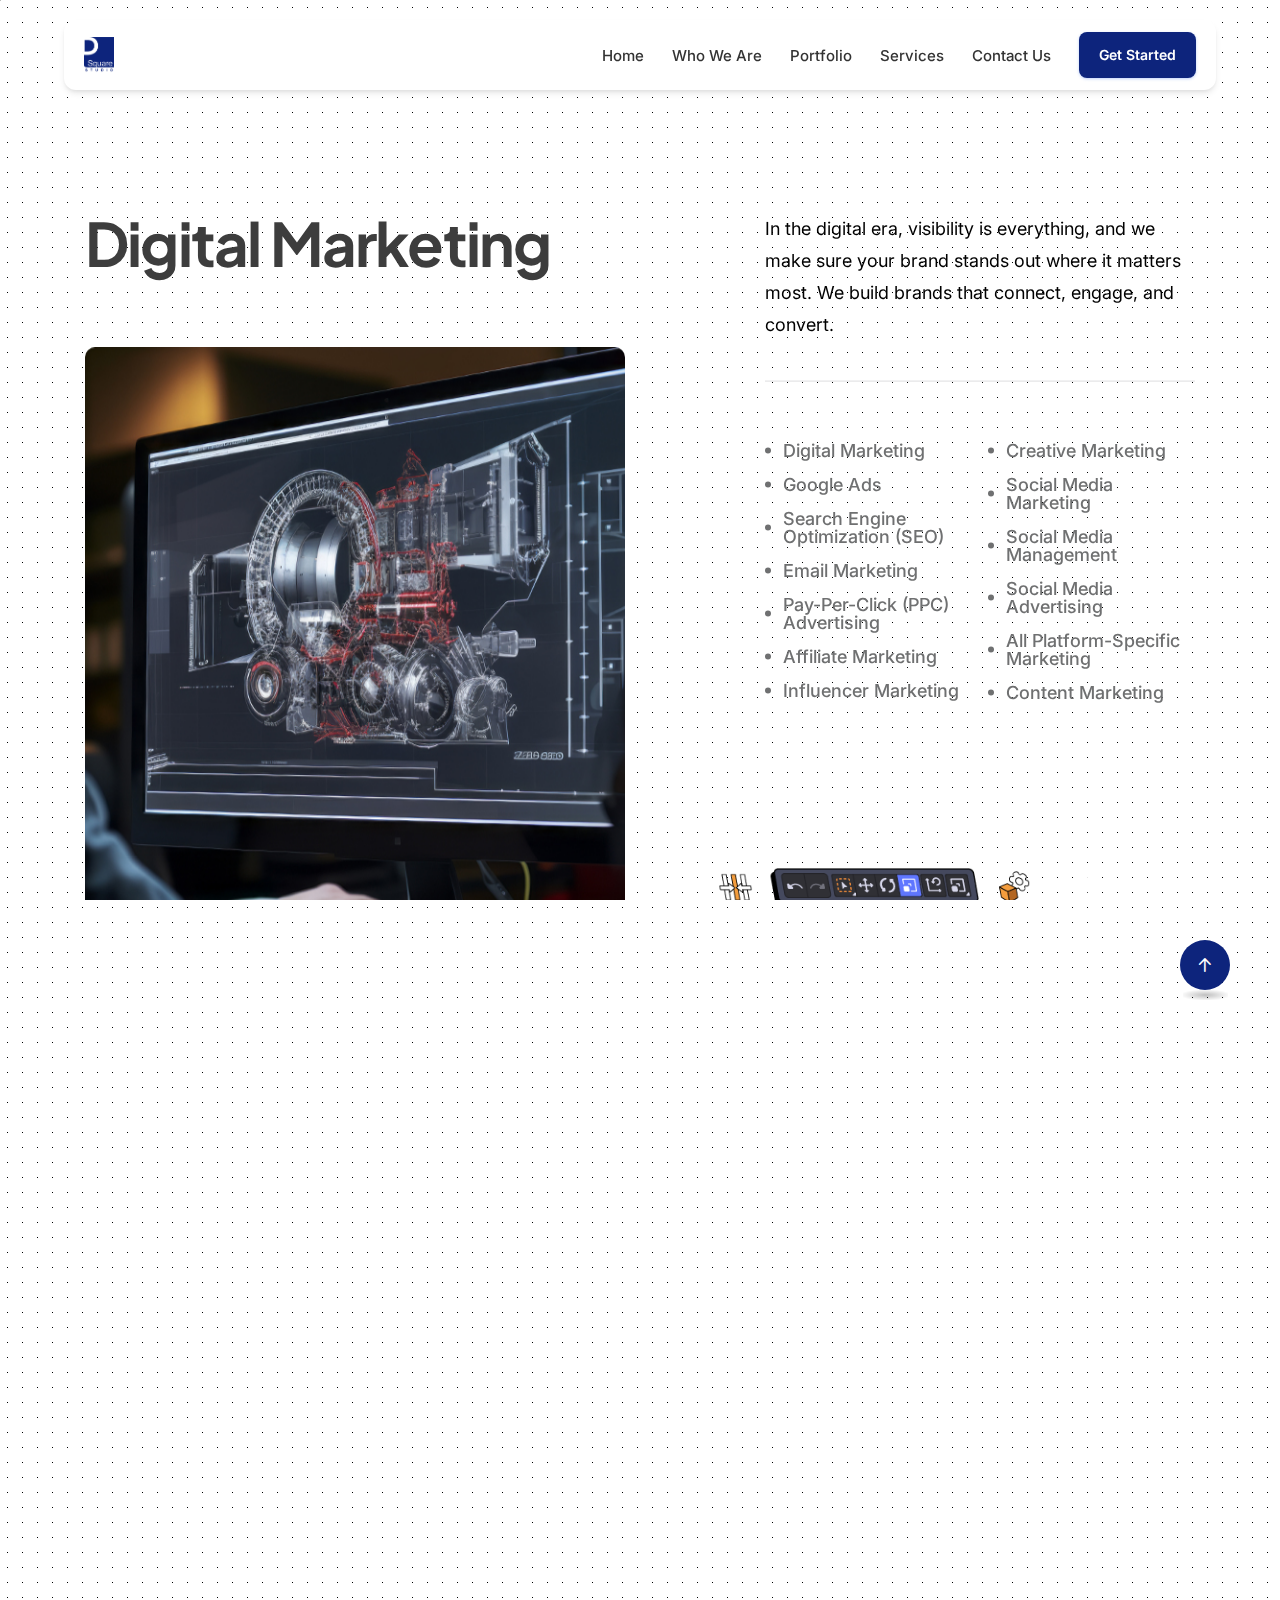
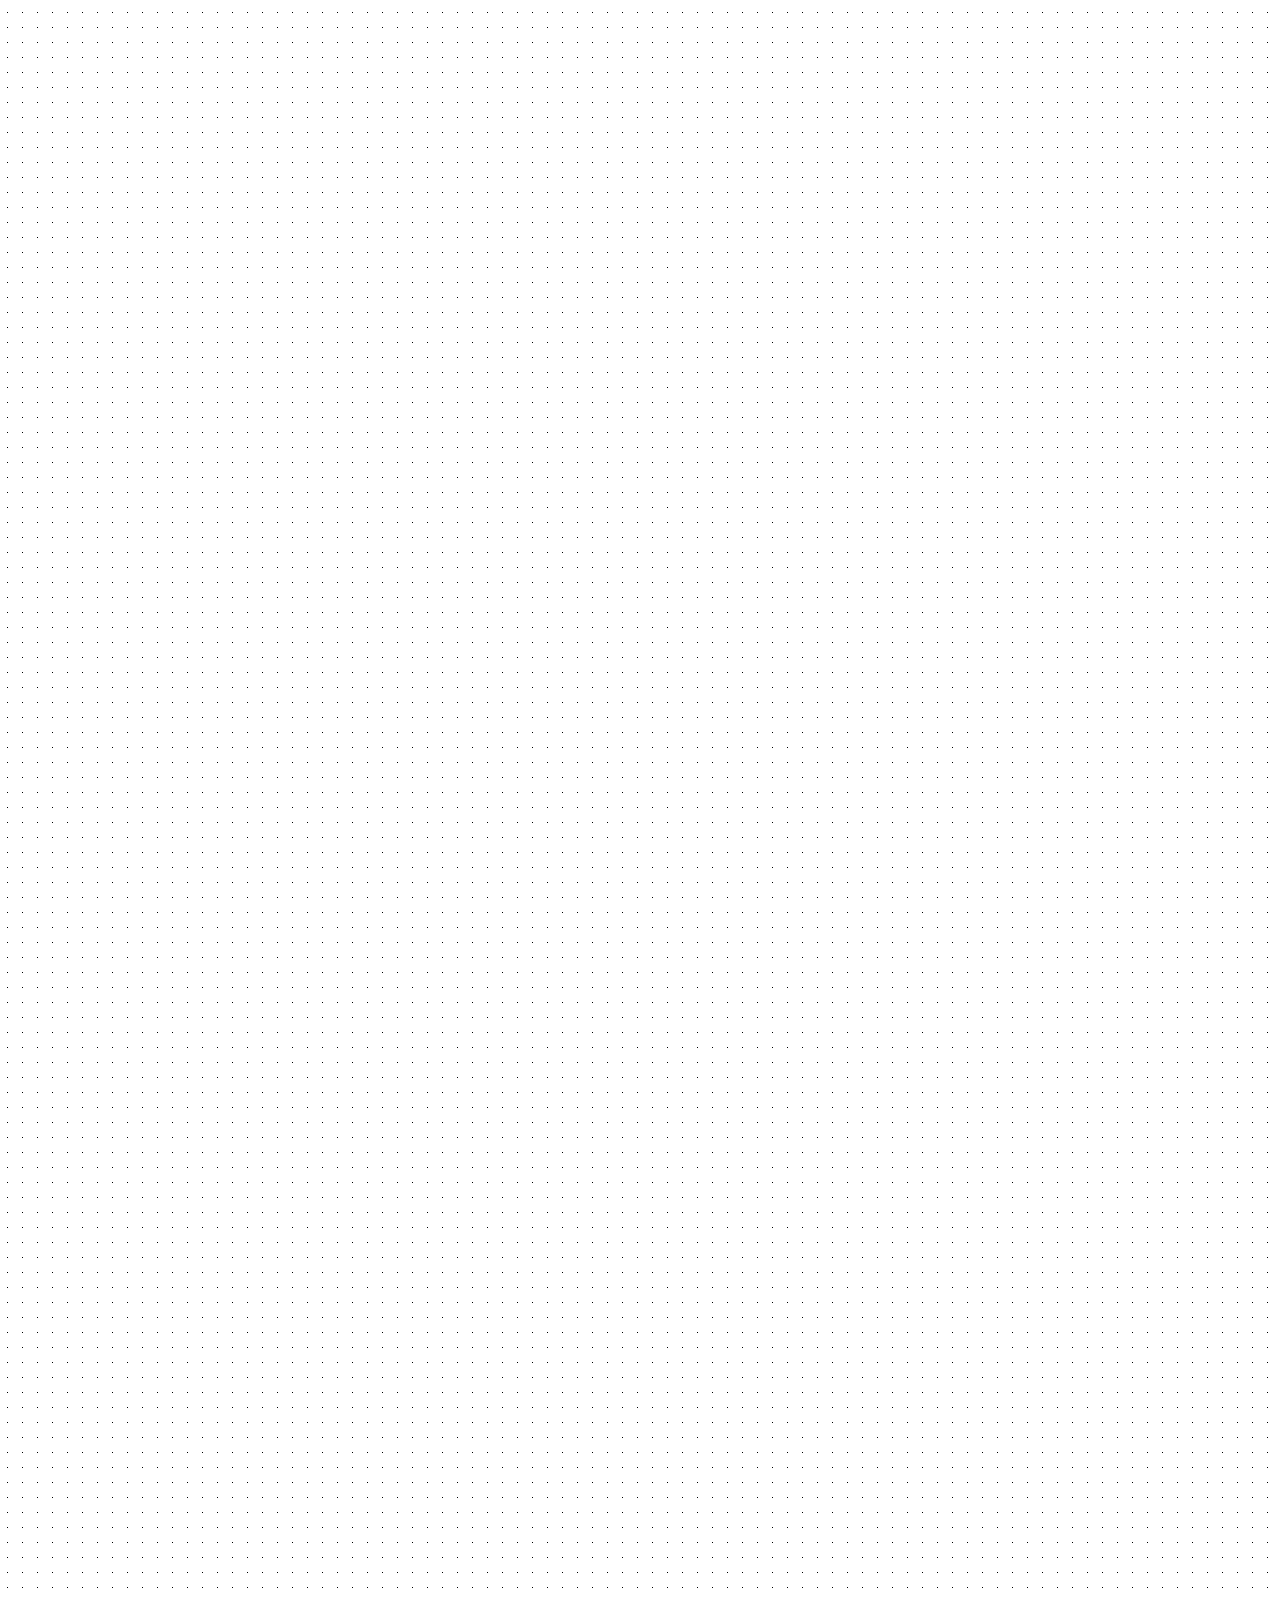
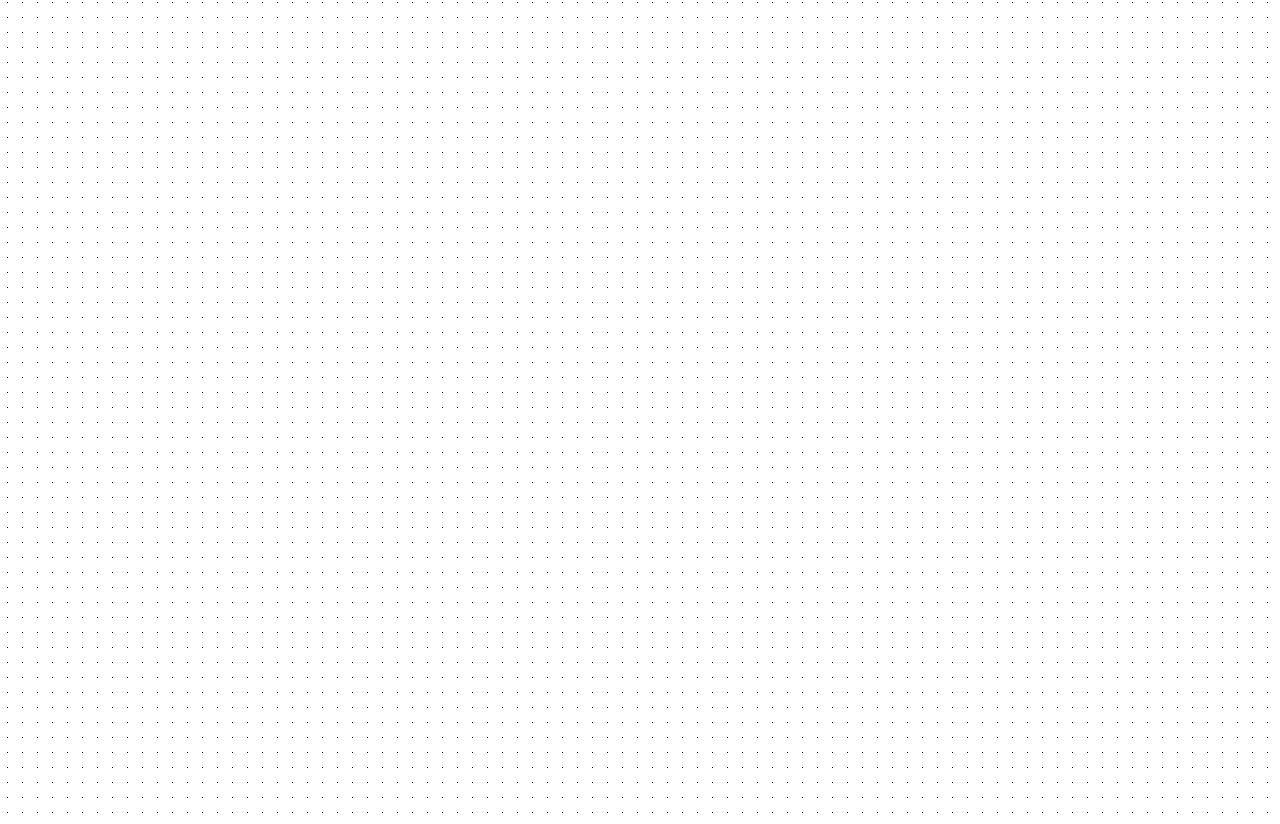
<file: service-details-digitalmarketing.html>
<!DOCTYPE html>
<html class="no-js" lang="zxx">
  <head>
    <meta charset="utf-8" />
    <meta http-equiv="x-ua-compatible" content="ie=edge" />
    <title>PSquare Studio</title>
    <meta name="description" content="PSquare Studio" />
    <meta name="viewport" content="width=device-width, initial-scale=1" />

    <link
      rel="shortcut icon"
      type="image/x-icon"
      href="assets/img/logo/Asset1.ico"
    />
    <!-- Place favicon.ico in the root directory -->

    <!-- CSS here -->
    <link rel="stylesheet" href="assets/css/header.css" />
    <!--<< Bootstrap min.css >>-->
    <link rel="stylesheet" href="assets/css/bootstrap.min.css" />
    <!--<< magnific-popup.css >>-->
    <link rel="stylesheet" href="assets/css/magnific-popup.css" />
    <!--<< fontawesome-all.min.css >>-->
    <link rel="stylesheet" href="assets/css/fontawesome-all.min.css" />
    <!--<< swiper-bundle.min.css >>-->
    <link rel="stylesheet" href="assets/css/swiper-bundle.min.css" />
    <!--<< odometer.css >>-->
    <link rel="stylesheet" href="assets/css/odometer.css" />
    <!--<< ion.rangeSlider.min.css >>-->
    <link rel="stylesheet" href="assets/css/ion.rangeSlider.min.css" />
    <!--<< effect-slicer.css >>-->
    <link rel="stylesheet" href="assets/css/effect-slicer.css" />
    <!--<< animate.css >>-->
    <link rel="stylesheet" href="assets/css/animate.css" />
    <!--<< default.css >>-->
    <link rel="stylesheet" href="assets/css/defauls-spacing.css" />
    <!--<< main.css >>-->
    <link rel="stylesheet" href="assets/css/main.css" />
  </head>

  <body>
    <!-- Preloader Start -->
    <div id="preloader" class="preloader">
      <div class="animation-preloader">
        <div class="spinner"></div>
        <div class="txt-loading">
          <span data-text-preloader="" class="letters-loading"> P </span>
          <span data-text-preloader="" class="letters-loading"> S </span>
          <span data-text-preloader="" class="letters-loading"> Q </span>
          <span data-text-preloader="" class="letters-loading"> U </span>
          <span data-text-preloader="" class="letters-loading"> A </span>
          <span data-text-preloader="" class="letters-loading"> R </span>
          <span data-text-preloader="" class="letters-loading"> E </span>
        </div>
        <p class="text-center">Loading</p>
      </div>
      <div class="loader">
        <div class="row">
          <div class="col-3 loader-section section-left">
            <div class="bg"></div>
          </div>
          <div class="col-3 loader-section section-left">
            <div class="bg"></div>
          </div>
          <div class="col-3 loader-section section-right">
            <div class="bg"></div>
          </div>
          <div class="col-3 loader-section section-right">
            <div class="bg"></div>
          </div>
        </div>
      </div>
    </div>

    <!-- Start Cursor Pointer -->
    <div class="mouse-follower">
      <span class="cursor-outline"></span>
      <span class="cursor-dot"></span>
    </div>
    <!-- End Cursor Pointer -->

    <!-- Scroll-top -->
    <button class="scroll__top scroll-to-target" data-target="html">
      <i class="fa-sharp fa-regular fa-arrow-up"></i>
    </button>
    <!-- Scroll-top-end-->

    <!-- header-area -->
    <header class="header-area">
      <div class="header-container">
        <!-- Logo -->
        <div class="logo">
          <a href="index.html">
            <!-- Replace with your actual logo -->
            <img src="assets/img/logo/Asset1.png" alt="Company Logo" />
          </a>
        </div>

        <!-- Desktop Navigation -->
        <nav>
          <ul class="nav-menu">
            <li><a href="index.html">Home</a></li>
            <li><a href="about.html">Who We Are</a></li>
            <li><a href="portfolio-three-columns.html">Portfolio</a></li>
            <li><a href="service.html">Services</a></li>
            <li><a href="contact.html">Contact Us</a></li>
            <li>
              <button
                class="cta-button"
                onclick="window.location.href='contact.html'"
              >
                Get Started
              </button>
            </li>
          </ul>
        </nav>

        <!-- Mobile Menu Toggle -->
        <button class="mobile-toggle" id="mobileToggle">
          <span></span>
          <span></span>
          <span></span>
        </button>
      </div>

      <!-- Mobile Menu -->
      <div class="mobile-menu" id="mobileMenu">
        <button class="close-menu" id="closeMenu">×</button>
        <ul>
          <li><a href="index.html">Home</a></li>
          <li><a href="about.html">Who We Are</a></li>
          <li><a href="portfolio-three-columns.html">Portfolio</a></li>
          <li><a href="service.html">Services</a></li>
          <li><a href="contact.html">Contact Us</a></li>
        </ul>
        <a href="contact.html"
          ><button class="cta-button">Get Started</button></a
        >
      </div>

      <!-- Overlay -->
      <div class="overlay" id="overlay"></div>
    </header>
    <!-- header-area-end -->
    <div id="smooth-wrapper">
      <div id="smooth-content">
        <main>
          <!-- td-service-hero-start -->
          <div class="td-service-area td-breadcrumb-spacing pb-45">
            <div class="container">
              <div class="row">
                <div class="col-lg-6">
                  <div class="td-breadcrumb-wrap">
                    <h2
                      class="td-section-page-title mb-35 wow fadeInLeft"
                      data-wow-delay=".5s"
                      data-wow-duration="1s"
                    >
                      Digital Marketing
                    </h2>
                    <div
                      class="td-service-hero-thumb-2 fix td-rounded-10 pt-105 mb-30"
                    >
                      <img
                        data-speed=".9"
                        class="td-rounded-10"
                        src="assets/img/service/hero/4/thumb-2.jpg"
                        alt=""
                      />
                    </div>
                  </div>
                </div>
                <div class="col-lg-6">
                  <div class="td-service-hero-wrap">
                    <div
                      class="td-service-hero-content ml-110 wow fadeInRight"
                      data-wow-delay=".5s"
                      data-wow-duration="1s"
                    >
                      <p class="mb-40">
                        In the digital era, visibility is everything, and we
                        make sure your brand stands out where it matters most.
                        We build brands that connect, engage, and convert.
                      </p>
                      <div class="td-service-hero-border mb-60"></div>

                      <div class="td-about-main-feature-list">
                        <ul>
                          <li class="category-header">Digital Marketing</li>
                          <li>Google Ads</li>
                          <li>Search Engine Optimization (SEO)</li>
                          <li>Email Marketing</li>
                          <li>Pay-Per-Click (PPC) Advertising</li>
                          <li>Affiliate Marketing</li>
                          <li>Influencer Marketing</li>
                          <li>Creative Marketing</li>

                          <li class="category-header">
                            Social Media Marketing
                          </li>
                          <li>Social Media Management</li>
                          <li>Social Media Advertising</li>
                          <li>All Platform-Specific Marketing</li>
                          <li>Content Marketing</li>
                        </ul>
                      </div>
                    </div>
                    <div class="td-service-hero-thumb fix td-rounded-10 pt-200">
                      <img
                        data-speed=".9"
                        class="td-rounded-10"
                        src="assets/img/service/hero/4/thumb.png"
                        alt=""
                      />
                    </div>
                  </div>
                </div>
              </div>
            </div>
          </div>
          <!-- td-service-hero-end -->

          <!-- td-service-process-area-start -->
          <div class="td-service-process-area td-service-2-main-wrap pt-125">
            <div class="container">
              <div class="row">
                <div class="col-xl-7">
                  <div class="td-service-2-title-wrap mb-60 td-title-anim">
                    <span class="td-section-2-subtitle mb-25 d-block"
                      >// P Square Working Process</span
                    >
                    <h2 class="td-section-2-title d-inline-block">
                      Our standard marketing <span>process</span>
                    </h2>
                  </div>
                </div>
              </div>
              <div class="row gx-0">
                <div
                  class="col-lg-3 col-md-6 col-sm-6 wow fadeInUp"
                  data-wow-delay=".3s"
                  data-wow-duration="1s"
                >
                  <div class="td-service-process-item mt-120">
                    <span
                      class="icons mb-60 d-flex align-items-start justify-content-between"
                    >
                      <svg
                        width="64"
                        height="64"
                        viewBox="0 0 64 64"
                        fill="none"
                        xmlns="http://www.w3.org/2000/svg"
                      >
                        <path
                          d="M32.806 40.281C32.4277 39.7188 31.5723 39.7188 31.194 40.281L24.154 50.7425C24.0057 50.9629 23.962 51.2336 24.0338 51.4869L25.8878 58.0234L24.6687 62.7124C24.5171 63.295 24.9755 63.8594 25.6 63.8594H38.4C39.0246 63.8594 39.4828 63.295 39.3313 62.7124L38.1122 58.0234L39.9661 51.4869C40.038 51.2337 39.9943 50.963 39.846 50.7425L32.806 40.281ZM26.8295 62.0132L27.6295 58.9363H36.3704L37.1704 62.0132H26.8295Z"
                          fill="#1C1D1F"
                        />
                        <path
                          d="M0 63.8594C3.67377e-07 59.6571 0.827705 55.4959 2.43586 51.6135C4.04401 47.7311 6.40111 44.2034 9.37259 41.232C12.3441 38.2605 15.8717 35.9034 19.7541 34.2952C23.6366 32.6871 27.7977 31.8594 32 31.8594C36.2023 31.8594 40.3635 32.6871 44.2459 34.2952C48.1283 35.9034 51.6559 38.2605 54.6274 41.232C57.5989 44.2034 59.956 47.7311 61.5641 51.6135C63.1723 55.4959 64 59.6571 64 63.8594H60.16C60.16 60.1614 59.4316 56.4995 58.0164 53.083C56.6013 49.6665 54.527 46.5622 51.9121 43.9473C49.2972 41.3324 46.1929 39.2581 42.7764 37.8429C39.3598 36.4278 35.698 35.6994 32 35.6994C28.302 35.6994 24.6402 36.4278 21.2236 37.8429C17.8071 39.2581 14.7028 41.3323 12.0879 43.9472C9.47298 46.5621 7.39873 49.6665 5.98355 53.083C4.56838 56.4995 3.84 60.1614 3.84 63.8594H0Z"
                          fill="#1C1D1F"
                        />
                        <path
                          d="M64.0013 31.392C59.8165 31.4855 55.6544 30.7506 51.7526 29.2292C47.8507 27.7078 44.2856 25.4298 41.2607 22.5251C38.2357 19.6205 35.8103 16.1462 34.1229 12.3005C32.4354 8.45479 31.5189 4.31308 31.4258 0.111823L36.4315 0C36.51 3.54131 37.2825 7.03243 38.7049 10.274C40.1273 13.5156 42.1717 16.4442 44.7214 18.8926C47.2712 21.3409 50.2763 23.2611 53.5652 24.5435C56.8542 25.8259 60.3625 26.4454 63.8899 26.3666L64.0013 31.392Z"
                          fill="#1C1D1F"
                        />
                        <path
                          d="M23 12.8594C23 18.3822 18.5228 22.8594 13 22.8594C7.47715 22.8594 3 18.3822 3 12.8594C3 7.33652 7.47715 2.85938 13 2.85938C18.5228 2.85938 23 7.33652 23 12.8594Z"
                          fill="#1C1D1F"
                        />
                        <path
                          d="M62 7.85938C62 11.1731 59.3137 13.8594 56 13.8594C52.6863 13.8594 50 11.1731 50 7.85938C50 4.54567 52.6863 1.85938 56 1.85938C59.3137 1.85938 62 4.54567 62 7.85938Z"
                          fill="#1C1D1F"
                        />
                        <path
                          fill-rule="evenodd"
                          clip-rule="evenodd"
                          d="M36.7645 57.5901H27.2352L25.4679 51.3594H25.037L26.9025 57.9362H37.0973L38.7337 52.167H38.3028L36.7645 57.5901ZM36.4812 47.5336L31.9999 40.8743L28.446 46.1555L30.6609 43.582L31.4547 44.1873L26.5432 51.4858L27.991 56.5901H36.0087L37.4565 51.4858L32.5451 44.1873L33.3562 43.6033L36.3134 47.4469C36.3697 47.4726 36.4257 47.5016 36.4812 47.5336ZM32.4599 51.2439C32.4599 51.0294 32.2718 50.8208 31.9999 50.8208V49.8208C32.7867 49.8208 33.4599 50.4405 33.4599 51.2439H32.4599ZM39.8459 50.7424L32.8059 40.2809C32.4276 39.7187 31.5722 39.7187 31.1939 40.2809L24.1539 50.7424C24.0056 50.9628 23.9619 51.2335 24.0337 51.4868L25.8877 58.0233L24.6686 62.7123C24.517 63.2949 24.9754 63.8593 25.5999 63.8593H38.3999C39.0245 63.8593 39.4827 63.2949 39.3312 62.7123L38.1121 58.0233L39.966 51.4868C40.0379 51.2336 39.9942 50.9629 39.8459 50.7424ZM26.8294 62.0131H37.1703L36.3703 58.9362H27.6294L26.8294 62.0131ZM3.35974 51.9962C1.92952 55.449 1.13651 59.1295 1.01613 62.8594H2.85715C2.97684 59.3712 3.72194 55.9299 5.05967 52.7003C6.5251 49.1625 8.67301 45.9479 11.3808 43.2401C14.0885 40.5324 17.3031 38.3845 20.841 36.9191C24.3788 35.4536 28.1707 34.6994 32 34.6994C35.8293 34.6994 39.6212 35.4536 43.159 36.9191C46.6969 38.3845 49.9115 40.5324 52.6192 43.2401C55.327 45.9479 57.4749 49.1625 58.9403 52.7003C60.2781 55.9299 61.0232 59.3712 61.1428 62.8594H62.9839C62.8635 59.1295 62.0705 55.449 60.6403 51.9962C59.0824 48.2351 56.7989 44.8177 53.9203 41.9391C51.0417 39.0605 47.6243 36.777 43.8632 35.2191C40.1021 33.6612 36.071 32.8594 32 32.8594C27.929 32.8594 23.8979 33.6612 20.1368 35.2191C16.3757 36.777 12.9583 39.0604 10.0797 41.9391C7.20108 44.8177 4.91763 48.2351 3.35974 51.9962ZM63.9844 62.8594C63.8637 58.9981 63.0446 55.1877 61.5641 51.6135C59.956 47.7311 57.5989 44.2034 54.6274 41.232C51.6559 38.2605 48.1283 35.9034 44.2459 34.2952C40.3635 32.6871 36.2023 31.8594 32 31.8594C27.7977 31.8594 23.6366 32.6871 19.7541 34.2952C15.8717 35.9034 12.3441 38.2605 9.37259 41.232C6.40111 44.2034 4.04401 47.7311 2.43586 51.6135C0.955381 55.1877 0.136347 58.9981 0.015628 62.8594C0.0052172 63.1924 0 63.5257 0 63.8594H3.84C3.84 60.1614 4.56838 56.4995 5.98355 53.083C7.39873 49.6665 9.47298 46.5621 12.0879 43.9472C14.7028 41.3323 17.8071 39.2581 21.2236 37.8429C24.6402 36.4278 28.302 35.6994 32 35.6994C35.698 35.6994 39.3598 36.4278 42.7764 37.8429C46.1929 39.2581 49.2972 41.3324 51.9121 43.9473C54.527 46.5622 56.6013 49.6665 58.0164 53.083C59.4316 56.4995 60.16 60.1614 60.16 63.8594H64C64 63.5257 63.9948 63.1924 63.9844 62.8594ZM52.1145 28.2975C55.5827 29.6498 59.263 30.3605 62.9777 30.3984L62.9106 27.3707C59.5899 27.3252 56.3012 26.6842 53.2007 25.4752C49.789 24.145 46.672 22.1532 44.0275 19.6139C41.383 17.0745 39.2629 14.0373 37.7878 10.6758C36.4469 7.61977 35.663 4.34996 35.4704 1.02169L32.4625 1.08889C32.665 4.81579 33.5364 8.47815 35.0373 11.8987C36.6721 15.6244 39.0218 18.9902 41.952 21.8038C44.8821 24.6175 48.3354 26.824 52.1145 28.2975ZM31.4245 0.111823C31.4246 0.115562 31.4247 0.119302 31.4248 0.123041C31.4322 0.452844 31.4447 0.782278 31.4622 1.11123C31.668 4.96886 32.5681 8.76011 34.1216 12.3005C35.809 16.1462 38.2344 19.6205 41.2594 22.5251C44.2843 25.4298 47.8494 27.7078 51.7513 29.2292C55.3421 30.6293 59.1534 31.3634 62.9999 31.3986C63.3292 31.4016 63.6588 31.3995 63.9885 31.3923C63.9924 31.3922 63.9962 31.3921 64 31.392L63.8886 26.3666C63.8854 26.3667 63.8823 26.3668 63.8792 26.3668C60.3549 26.4443 56.8499 25.8248 53.5639 24.5435C50.275 23.2611 47.2699 21.3409 44.7201 18.8926C42.1704 16.4442 40.126 13.5156 38.7036 10.274C37.2825 7.03534 36.5101 3.54758 36.4304 0.0095356C36.4303 0.00635711 36.4303 0.00317857 36.4302 0L31.4245 0.111823ZM12.9999 21.8594C17.9704 21.8594 21.9999 17.8299 21.9999 12.8594C21.9999 7.88881 17.9704 3.85938 12.9999 3.85938C8.02931 3.85938 3.99988 7.88881 3.99988 12.8594C3.99988 17.8299 8.02931 21.8594 12.9999 21.8594ZM55.9999 12.8594C58.7613 12.8594 60.9999 10.6208 60.9999 7.85938C60.9999 5.09795 58.7613 2.85938 55.9999 2.85938C53.2385 2.85938 50.9999 5.09795 50.9999 7.85938C50.9999 10.6208 53.2385 12.8594 55.9999 12.8594ZM22.9999 12.8594C22.9999 18.3822 18.5227 22.8594 12.9999 22.8594C7.47703 22.8594 2.99988 18.3822 2.99988 12.8594C2.99988 7.33653 7.47703 2.85938 12.9999 2.85938C18.5227 2.85938 22.9999 7.33653 22.9999 12.8594ZM55.9999 13.8594C59.3136 13.8594 61.9999 11.1731 61.9999 7.85938C61.9999 4.54567 59.3136 1.85938 55.9999 1.85938C52.6862 1.85938 49.9999 4.54567 49.9999 7.85938C49.9999 11.1731 52.6862 13.8594 55.9999 13.8594Z"
                          fill="#1C1D1F"
                        />
                      </svg>
                      <span class="number">01</span>
                    </span>
                    <h5 class="title mb-15">Discover</h5>
                    <p class="para">Understand Your Business & Audience</p>
                  </div>
                </div>
                <div
                  class="col-lg-3 col-md-6 col-sm-6 wow fadeInUp"
                  data-wow-delay=".5s"
                  data-wow-duration="1s"
                >
                  <div class="td-service-process-item">
                    <span
                      class="icons mb-60 d-flex align-items-start justify-content-between"
                    >
                      <svg
                        width="64"
                        height="64"
                        viewBox="0 0 64 64"
                        fill="none"
                        xmlns="http://www.w3.org/2000/svg"
                      >
                        <g clip-path="url(#clip0_15_1716)">
                          <path
                            d="M59.3333 16H4.66667C2.09333 16 0 13.9067 0 11.3333V4.66667C0 2.09333 2.09333 0 4.66667 0H59.3333C61.9067 0 64 2.09333 64 4.66667V11.3333C64 13.9067 61.9067 16 59.3333 16ZM4.66667 4C4.29867 4 4 4.29867 4 4.66667V11.3333C4 11.7013 4.29867 12 4.66667 12H59.3333C59.7013 12 60 11.7013 60 11.3333V4.66667C60 4.29867 59.7013 4 59.3333 4H4.66667Z"
                            fill="#1C1D1F"
                          />
                          <path
                            d="M59.332 64H25.9987C23.4254 64 21.332 61.9067 21.332 59.3333V26C21.332 23.4267 23.4254 21.3333 25.9987 21.3333H59.332C61.9054 21.3333 63.9987 23.4267 63.9987 26V59.3333C63.9987 61.9067 61.9054 64 59.332 64ZM25.9987 25.3333C25.6307 25.3333 25.332 25.632 25.332 26V59.3333C25.332 59.7013 25.6307 60 25.9987 60H59.332C59.7 60 59.9987 59.7013 59.9987 59.3333V26C59.9987 25.632 59.7 25.3333 59.332 25.3333H25.9987Z"
                            fill="#1C1D1F"
                          />
                          <path
                            d="M52.8746 42.6997L47.7703 37.5954C47.6115 37.4366 47.3307 37.4366 47.172 37.5954L46.0653 38.702C45.9001 38.8673 45.9001 39.1352 46.0653 39.3005L49.764 42.9987L46.0656 46.6976C45.9003 46.8629 45.9003 47.1308 46.0656 47.2961L47.1722 48.4027C47.2515 48.4821 47.3593 48.527 47.4714 48.527C47.5834 48.527 47.6913 48.4821 47.7707 48.4027L52.8746 43.2986C53.0399 43.1331 53.0399 42.865 52.8746 42.6997Z"
                            fill="#1C1D1F"
                          />
                          <path
                            d="M39.933 46.6976L36.2349 42.9992L39.9336 39.3009C40.013 39.2215 40.0576 39.114 40.0576 39.0017C40.0576 38.8895 40.0132 38.7818 39.9336 38.7024L38.827 37.5958C38.7476 37.5164 38.6399 37.4718 38.5277 37.4718C38.4156 37.4718 38.3078 37.5164 38.2285 37.5958L33.1239 42.6997C32.9587 42.865 32.9587 43.1329 33.1239 43.2984L38.2283 48.4025C38.3076 48.4819 38.4154 48.5268 38.5275 48.5268C38.6397 48.5268 38.7474 48.4819 38.8268 48.4025L39.9334 47.2959C40.0987 47.1308 40.0987 46.8629 39.933 46.6976Z"
                            fill="#1C1D1F"
                          />
                          <path
                            d="M45.9016 35.8782C45.8479 35.7796 45.7573 35.7063 45.6498 35.6746L44.7527 35.4098C44.5288 35.3434 44.293 35.4719 44.227 35.696L40.0623 49.7997C40.0305 49.9074 40.0428 50.0232 40.0964 50.1216C40.1499 50.2204 40.2406 50.2934 40.3481 50.3254L41.2453 50.5902C41.2853 50.602 41.3257 50.6077 41.3653 50.6077C41.5479 50.6077 41.7166 50.4884 41.771 50.304L45.9357 36.2001C45.9674 36.0924 45.9554 35.9766 45.9016 35.8782Z"
                            fill="#1C1D1F"
                          />
                          <path
                            d="M8 64C3.58933 64 0 60.4107 0 56C0 51.5893 3.58933 48 8 48C12.4107 48 16 51.5893 16 56C16 60.4107 12.4107 64 8 64ZM8 52C5.79467 52 4 53.7947 4 56C4 58.2053 5.79467 60 8 60C10.2053 60 12 58.2053 12 56C12 53.7947 10.2053 52 8 52Z"
                            fill="#1C1D1F"
                          />
                          <path
                            d="M14 34.6667H2C0.896 34.6667 0 33.7707 0 32.6667C0 31.5627 0.896 30.6667 2 30.6667H14C15.104 30.6667 16 31.5627 16 32.6667C16 33.7707 15.104 34.6667 14 34.6667Z"
                            fill="#1C1D1F"
                          />
                          <path
                            d="M14 26.6667H2C0.896 26.6667 0 25.7707 0 24.6667C0 23.5627 0.896 22.6667 2 22.6667H14C15.104 22.6667 16 23.5627 16 24.6667C16 25.7707 15.104 26.6667 14 26.6667Z"
                            fill="#1C1D1F"
                          />
                          <path
                            d="M14 42.6667H2C0.896 42.6667 0 41.7707 0 40.6667C0 39.5627 0.896 38.6667 2 38.6667H14C15.104 38.6667 16 39.5627 16 40.6667C16 41.7707 15.104 42.6667 14 42.6667Z"
                            fill="#1C1D1F"
                          />
                        </g>
                        <defs>
                          <clipPath id="clip0_15_1716">
                            <rect width="64" height="64" fill="white" />
                          </clipPath>
                        </defs>
                      </svg>
                      <span class="number">02</span>
                    </span>
                    <h5 class="title mb-15">Define</h5>
                    <p class="para">Creating Custom Strategies & Content</p>
                  </div>
                </div>
                <div
                  class="col-lg-3 col-md-6 col-sm-6 wow fadeInUp"
                  data-wow-delay=".7s"
                  data-wow-duration="1s"
                >
                  <div class="td-service-process-item mt-120">
                    <span
                      class="icons mb-60 d-flex align-items-start justify-content-between"
                    >
                      <svg
                        width="64"
                        height="64"
                        viewBox="0 0 64 64"
                        fill="none"
                        xmlns="http://www.w3.org/2000/svg"
                      >
                        <g clip-path="url(#clip0_15_1731)">
                          <path
                            fill-rule="evenodd"
                            clip-rule="evenodd"
                            d="M0 49.4655C0 48.5735 0.723231 47.8503 1.61525 47.8503C2.50726 47.8503 3.23049 48.5735 3.23049 49.4655V60.5542C3.23049 60.6729 3.32714 60.7695 3.44577 60.7695H14.5345C15.4265 60.7695 16.1497 61.4927 16.1497 62.3848C16.1497 63.2768 15.4265 64 14.5345 64H1.61525C0.723231 64 0 63.2768 0 62.3848V49.4655ZM23.1379 45.0618V23.4166C23.1379 23.298 23.2345 23.2013 23.3532 23.2013H44.9983C45.117 23.2013 45.2136 23.298 45.2136 23.4166V45.0618C45.2136 45.1804 45.117 45.2771 44.9983 45.2771H23.3532C23.2345 45.2771 23.1379 45.1804 23.1379 45.0618ZM50.1915 33.1724L49.7561 33.1207C49.6929 33.1131 49.6355 33.1312 49.5878 33.1736C49.5402 33.216 49.5155 33.2709 49.5155 33.3346V48.4281C49.5155 49.0638 49.0004 49.5791 48.3644 49.5791H33.2709C33.2073 49.5791 33.1523 49.6039 33.1099 49.6515C33.0676 49.6991 33.0495 49.7566 33.057 49.8198L33.1088 50.2552C33.5148 53.6799 35.0632 56.8543 37.5008 59.2919C40.391 62.1821 44.2765 63.7916 48.3644 63.7916C52.4523 63.7916 56.3378 62.1821 59.228 59.2919C62.1182 56.4017 63.7277 52.5162 63.7277 48.4283C63.7277 44.3404 62.1182 40.4549 59.228 37.5647C56.7906 35.1269 53.6164 33.5783 50.1915 33.1724ZM18.6206 30.763C18.7392 30.763 18.8358 30.6663 18.8358 30.5477V20.0505C18.8358 19.4148 19.3509 18.8995 19.9866 18.8995H26.3849C26.4616 18.8995 26.5276 18.8626 26.5681 18.7974C26.6086 18.7321 26.6118 18.6565 26.5775 18.5878L18.1973 1.82732C18.16 1.75243 18.0883 1.70846 18.0047 1.70846C17.9212 1.70846 17.8495 1.75266 17.8121 1.82732L3.50027 30.4513C3.46592 30.52 3.46936 30.5953 3.50966 30.6608C3.54997 30.7261 3.61593 30.763 3.69288 30.763H18.6206ZM64.0005 14.5345C64.0005 15.4265 63.2772 16.1497 62.3852 16.1497C61.4932 16.1497 60.77 15.4265 60.77 14.5345V3.44577C60.77 3.32714 60.6733 3.23049 60.5547 3.23049H49.466C48.574 3.23049 47.8507 2.50726 47.8507 1.61525C47.8507 0.723231 48.574 0 49.466 0H62.3852C63.2772 0 64.0005 0.723231 64.0005 1.61525V14.5345Z"
                            fill="#1C1D1F"
                          />
                        </g>
                        <defs>
                          <clipPath id="clip0_15_1731">
                            <rect width="64" height="64" fill="white" />
                          </clipPath>
                        </defs>
                      </svg>
                      <span class="number">03</span>
                    </span>
                    <h5 class="title mb-15">Develop</h5>
                    <p class="para">Executing & Running Campaigns</p>
                  </div>
                </div>
                <div
                  class="col-lg-3 col-md-6 col-sm-6 wow fadeInUp"
                  data-wow-delay=".9s"
                  data-wow-duration="1s"
                >
                  <div class="td-service-process-item">
                    <span
                      class="icons mb-60 d-flex align-items-start justify-content-between"
                    >
                      <svg
                        width="64"
                        height="64"
                        viewBox="0 0 64 64"
                        fill="none"
                        xmlns="http://www.w3.org/2000/svg"
                      >
                        <g clip-path="url(#clip0_15_1738)">
                          <path
                            d="M45.7148 3.04762C45.7148 1.92552 46.6244 1.01587 47.7465 1.01587H61.9688C63.0909 1.01587 64.0005 1.92552 64.0005 3.04762V17.2698C64.0005 18.3919 63.0909 19.3016 61.9688 19.3016H45.7148V3.04762Z"
                            fill="#1C1D1F"
                          />
                          <path
                            fill-rule="evenodd"
                            clip-rule="evenodd"
                            d="M61.9688 2.07977H47.7465C47.212 2.07977 46.7787 2.51309 46.7787 3.04762V18.2377H61.9688C62.5033 18.2377 62.9366 17.8044 62.9366 17.2698V3.04762C62.9366 2.51309 62.5033 2.07977 61.9688 2.07977ZM47.7465 1.01587C46.6244 1.01587 45.7148 1.92552 45.7148 3.04762V19.3016H61.9688C63.0909 19.3016 64.0005 18.3919 64.0005 17.2698V3.04762C64.0005 1.92552 63.0909 1.01587 61.9688 1.01587H47.7465Z"
                            fill="#1C1D1F"
                          />
                          <path
                            fill-rule="evenodd"
                            clip-rule="evenodd"
                            d="M45.7138 19.3015H20.317C19.7559 19.3015 19.3011 19.7563 19.3011 20.3174V45.7142H45.7138V19.3015ZM20.317 18.2856C19.1949 18.2856 18.2852 19.1953 18.2852 20.3174V46.7301H46.7297V18.2856H20.317Z"
                            fill="#1C1D1F"
                          />
                          <path
                            d="M1.01562 47.7461C1.01562 46.624 1.92528 45.7144 3.04738 45.7144H19.3014V61.9684C19.3014 63.0905 18.3917 64.0001 17.2696 64.0001H3.04738C1.92528 64.0001 1.01562 63.0905 1.01562 61.9684V47.7461Z"
                            fill="#1C1D1F"
                          />
                          <path
                            fill-rule="evenodd"
                            clip-rule="evenodd"
                            d="M18.2375 46.7783H3.04738C2.51285 46.7783 2.07953 47.2116 2.07953 47.7461V61.9684C2.07953 62.5029 2.51285 62.9362 3.04738 62.9362H17.2696C17.8042 62.9362 18.2375 62.5029 18.2375 61.9684V46.7783ZM3.04738 45.7144C1.92528 45.7144 1.01562 46.624 1.01562 47.7461V61.9684C1.01562 63.0905 1.92528 64.0001 3.04738 64.0001H17.2696C18.3917 64.0001 19.3014 63.0905 19.3014 61.9684V45.7144H3.04738Z"
                            fill="#1C1D1F"
                          />
                          <path
                            d="M45.7148 45.7144H61.9688C63.0909 45.7144 64.0005 46.624 64.0005 47.7461V61.9684C64.0005 63.0905 63.0909 64.0001 61.9688 64.0001H47.7465C46.6244 64.0001 45.7148 63.0905 45.7148 61.9684V45.7144Z"
                            fill="#1C1D1F"
                          />
                          <path
                            fill-rule="evenodd"
                            clip-rule="evenodd"
                            d="M61.9688 46.7783H46.7787V61.9684C46.7787 62.5029 47.212 62.9362 47.7465 62.9362H61.9688C62.5033 62.9362 62.9366 62.5029 62.9366 61.9684V47.7461C62.9366 47.2116 62.5033 46.7783 61.9688 46.7783ZM45.7148 45.7144V61.9684C45.7148 63.0905 46.6244 64.0001 47.7465 64.0001H61.9688C63.0909 64.0001 64.0005 63.0905 64.0005 61.9684V47.7461C64.0005 46.624 63.0909 45.7144 61.9688 45.7144H45.7148Z"
                            fill="#1C1D1F"
                          />
                          <path
                            d="M0 2.03175C0 0.909646 0.909644 0 2.03175 0H16.3729C18.1829 0 19.0894 2.18848 17.8095 3.46841L3.46841 17.8095C2.18848 19.0894 0 18.1829 0 16.3729V2.03175Z"
                            fill="#1C1D1F"
                          />
                          <path
                            fill-rule="evenodd"
                            clip-rule="evenodd"
                            d="M16.3729 1.18211H2.03175C1.56251 1.18211 1.18211 1.5625 1.18211 2.03175V16.3729C1.18211 17.1298 2.09729 17.5089 2.63253 16.9736L16.9736 2.63253C17.5089 2.09729 17.1298 1.18211 16.3729 1.18211ZM2.03175 0C0.909644 0 0 0.909646 0 2.03175V16.3729C0 18.1829 2.18848 19.0894 3.46841 17.8095L17.8095 3.46841C19.0894 2.18848 18.1829 0 16.3729 0H2.03175Z"
                            fill="#1C1D1F"
                          />
                          <path
                            d="M31.1453 38.5718C30.5455 38.4301 30.1728 37.8177 30.3094 37.2022L32.5365 27.2996C32.6761 26.6857 33.2744 26.2972 33.8713 26.4434C34.4711 26.5851 34.8438 27.1976 34.7072 27.813L32.4801 37.7156C32.3391 38.3463 31.7229 38.7166 31.1453 38.5718Z"
                            fill="#1C1D1F"
                          />
                          <path
                            fill-rule="evenodd"
                            clip-rule="evenodd"
                            d="M34.7072 27.813L32.4801 37.7156C32.3391 38.3463 31.7229 38.7166 31.1453 38.5718C30.5455 38.4301 30.1728 37.8177 30.3094 37.2022L32.5365 27.2996C32.6761 26.6857 33.2744 26.2972 33.8713 26.4434C34.4711 26.5851 34.8438 27.1976 34.7072 27.813Z"
                            fill="#1C1D1F"
                          />
                          <path
                            d="M37.3329 37.0791C37.0285 37.0791 36.7256 36.9512 36.5044 36.7013C36.0931 36.2306 36.1303 35.51 36.5876 35.0864L39.3804 32.5087L36.5876 29.931C36.1303 29.509 36.0931 28.7869 36.5044 28.3161C36.9172 27.8469 37.6209 27.8103 38.0782 28.2308L41.7901 31.6586C42.0247 31.8765 42.1583 32.1842 42.1583 32.5087C42.1583 32.8332 42.0247 33.141 41.7901 33.3588L38.0782 36.7866C37.8644 36.9832 37.5987 37.0791 37.3329 37.0791Z"
                            fill="#1C1D1F"
                          />
                          <path
                            fill-rule="evenodd"
                            clip-rule="evenodd"
                            d="M36.5876 35.0864C36.1303 35.51 36.0931 36.2306 36.5044 36.7013C36.7256 36.9512 37.0285 37.0791 37.3329 37.0791C37.5987 37.0791 37.8644 36.9832 38.0782 36.7866L41.7901 33.3588C42.0247 33.141 42.1583 32.8332 42.1583 32.5087C42.1583 32.1842 42.0247 31.8765 41.7901 31.6586L38.0782 28.2308C37.6209 27.8103 36.9172 27.8469 36.5044 28.3161C36.0931 28.7869 36.1303 29.509 36.5876 29.931L39.3804 32.5087L36.5876 35.0864Z"
                            fill="#1C1D1F"
                          />
                          <path
                            d="M27.6828 37.0789C27.4171 37.0789 27.1513 36.9829 26.9375 36.7864L23.2257 33.3585C22.9911 33.1407 22.8574 32.8329 22.8574 32.5084C22.8574 32.1839 22.9911 31.8762 23.2257 31.6583L26.9375 28.2305C27.3948 27.81 28.0986 27.8481 28.5113 28.3158C28.9226 28.7866 28.8855 29.5072 28.4282 29.9307L25.6354 32.5084L28.4282 35.0862C28.8855 35.5082 28.9226 36.2303 28.5113 36.701C28.2901 36.9509 27.9872 37.0789 27.6828 37.0789Z"
                            fill="#1C1D1F"
                          />
                          <path
                            fill-rule="evenodd"
                            clip-rule="evenodd"
                            d="M25.6354 32.5084L28.4282 35.0862C28.8855 35.5082 28.9226 36.2303 28.5113 36.701C28.2901 36.9509 27.9872 37.0789 27.6828 37.0789C27.4171 37.0789 27.1513 36.9829 26.9375 36.7864L23.2257 33.3585C22.9911 33.1407 22.8574 32.8329 22.8574 32.5084C22.8574 32.1839 22.9911 31.8762 23.2257 31.6583L26.9375 28.2305C27.3948 27.81 28.0986 27.8481 28.5113 28.3158C28.9226 28.7866 28.8855 29.5072 28.4282 29.9307L25.6354 32.5084Z"
                            fill="#1C1D1F"
                          />
                        </g>
                        <defs>
                          <clipPath id="clip0_15_1738">
                            <rect width="64" height="64" fill="white" />
                          </clipPath>
                        </defs>
                      </svg>
                      <span class="number">04</span>
                    </span>
                    <h5 class="title mb-15">Deliver</h5>
                    <p class="para">Monitoring, Reporting, & Improvement</p>
                  </div>
                </div>
              </div>
            </div>
          </div>
          <!-- td-service-process-area-end -->

          <!-- td-service-replace-area-start -->
          <div class="td-service-replace-area pt-120 pb-130">
            <div class="container">
              <div class="row">
                <div class="col-lg-10">
                  <div class="td-service-main-content mb-85">
                    <h2 class="td-text-invert">
                      Shaped by Strategy. Framed by Creativity. Perfected
                      Inside The Square
                    </h2>
                  </div>
                </div>
                <div class="col-lg-4">
                  <div class="td-service-replace-shape pt-100 pb-30">
                    <img src="assets/img/service/replace/shape.png" alt="" />
                  </div>
                </div>
                <div class="col-lg-8">
                  <div class="td-service-replace-content">
                    <div class="td-service-replace-thumb mb-50">
                      <img
                        class="td-rounded-10"
                        src="assets/img/service/hero/4/thumb copy.jpg"
                        alt=""
                      />
                    </div>
                    <!-- <div class="row">
                                        <div class="col-lg-6 col-md-6">
                                            <div class="mb-20">
                                                <p>Receive your design within a few business days and be updated on the process. Everything you need for a digitally driven brand. Defined proposition. Conceptual realization.</p>
                                            </div>
                                        </div>
                                        <div class="col-lg-6 col-md-6">
                                            <div class="mb-20">
                                                <p>Receive your design within a few business days and be updated on the process. Everything you need for a digitally driven brand. Defined proposition. Conceptual realization.</p>
                                            </div>
                                        </div>
                                    </div> -->
                  </div>
                </div>
              </div>
            </div>
          </div>
          <!-- td-service-replace-area-end -->

          <!-- td-cta-area-start -->
          <div class="td-cta-area">
            <div class="container">
              <div class="col-lg-12">
                <div
                  class="td-cta-wrap p-relative z-index-1 text-center pt-135 pb-135 include-bg"
                  data-background="assets/img/cta/bg.jpg"
                >
                  <img
                    class="td-cta-shape d-none d-xl-block"
                    src="assets/img/cta/cta.png"
                    alt=""
                  />
                  <h2 class="title p-relative d-inline-block">
                    <img
                      class="td-cta-shape-2 d-none d-md-block"
                      src="assets/img/cta/cta-2.png"
                      alt=""
                    />
                    <a class="td-text-invert" href="contact.html">
                      HAVE A<br />
                      PROJECTS<br />
                      IN MINDS
                    </a>
                  </h2>
                </div>
              </div>
            </div>
          </div>
          <br />
          <br />
          <br />
          <br />
          <br />
          <br />
          <br />
          <br />
          <br />
          <!-- td-cta-area-end -->
        </main>
        <!-- main-area-end -->

        <!-- footer-area-start -->
        <footer>
          <br />
          <br />
          <div class="td-footer-area td-footer-2-wrap">
            <div class="container">
              <div class="row">
                <div class="col-lg-6 mb-30">
                  <div class="td-footer-3-widget">
                    <h2 class="td-footer-2-bigtitle">
                      Entrust design<br />
                      to professionals
                    </h2>
                  </div>
                </div>
                <div class="col-lg-3 col-md-6 col-sm-6 mb-30">
                  <div class="td-footer-3-widget">
                    <h4 class="td-footer-3-title mb-15">India</h4>
                    <a class="links mb-40 d-inline-block" href="#"
                      >Ranip —<br />
                      Ahmedabad, Gujarat</a
                    >

                    <div class="td-footer-3-social">
                      <a href="http://www.facebook.com/PSQUAERE?mibextid=ZbWKwL"
                        ><i class="fa-brands fa-facebook-f"></i
                      ></a>
                      <a
                        href="https://www.linkedin.com/company/the-psquare-studio/?viewAsMember=true"
                        ><i class="fa-brands fa-linkedin-in"></i
                      ></a>
                      <a href="https://www.instagram.com/thepsquarestudio/"
                        ><i class="fa-brands fa-instagram"></i
                      ></a>
                      <a
                        href="https://api.whatsapp.com/send/?phone=%2B919898709490&text&type=phone_number&app_absent=0"
                        ><i class="fa-brands fa-whatsapp"></i
                      ></a>
                    </div>
                  </div>
                </div>
                <div class="col-lg-3 col-md-6 col-sm-6 mb-30">
                  <div class="td-footer-3-widget">
                    <h4 class="td-footer-3-title mb-15">Say hello!</h4>
                    <a class="links links-3 d-block mb-5" href="#"
                      >thepsquarestudio25@gmail.com</a
                    >
                    <a class="links-2" href="tel:+1234567890"
                      >+91 98987 09490</a
                    >
                  </div>
                </div>
              </div>
            </div>
            <div class="container">
              <div class="td-footer-2-border mt-60">
                <div class="row align-items-center">
                  <div class="col-lg-8">
                    <div class="td-footer-3-menu mb-10">
                      <ul>
                        <li>
                          <a href="about.html">Who We Are</a>
                        </li>
                        <li>
                          <a href="portfolio-two-columns.html">Portfolio</a>
                        </li>
                        <li><a href="service.html">Services</a></li>
                        <!-- <li><a href="#">Blog</a></li> -->
                        <li><a href="contact.html">Contact</a></li>
                      </ul>
                    </div>
                  </div>
                  <div class="col-lg-4">
                    <div class="td-footer-3-copyright text-lg-end mb-10">
                      <p>
                        © 2025 <a href="#">PSQUARE.</a> All Rights Reserved.
                      </p>
                    </div>
                  </div>
                </div>
              </div>
            </div>
          </div>
        </footer>
        <!-- footer-area-end -->
      </div>
    </div>

    <!-- JS here -->
    <!-- header.js -->
    <script src="assets/js/header.js"></script>
    <!--<< jquery.Js >>-->
    <script src="assets/js/vendor/jquery.js"></script>
    <!--<< bootstrap.min.Js >>-->
    <script src="assets/js/bootstrap.min.js"></script>
    <!--<< gsap.Js >>-->
    <script src="assets/js/jsap/gsap.js"></script>
    <!--<< gsap-scroll-smoother.Js >>-->
    <script src="assets/js/jsap/gsap-scroll-smoother.js"></script>
    <!--<< gsap-scroll-trigger.Js >>-->
    <script src="assets/js/jsap/gsap-scroll-trigger.js"></script>
    <!--<< gsap-scroll-to-plugin.Js >>-->
    <script src="assets/js/jsap/gsap-scroll-to-plugin.js"></script>
    <!--<< gsap-split-text.Js >>-->
    <script src="assets/js/jsap/gsap-split-text.js"></script>
    <!--<< isotope.pkgd.min.Js >>-->
    <script src="assets/js/isotope.pkgd.min.js"></script>
    <!--<< ion.rangeSlider.min.Js >>-->
    <script src="assets/js/ion.rangeSlider.min.js"></script>
    <!--<< effect-slicer.Js >>-->
    <script src="assets/js/effect-slicer.js"></script>
    <!--<< imagesloaded.pkgd.min.Js >>-->
    <script src="assets/js/imagesloaded.pkgd.min.js"></script>
    <!--<< jquery.magnific-popup.min.Js >>-->
    <script src="assets/js/jquery.magnific-popup.min.js"></script>
    <!--<< jquery.odometer.min.Js >>-->
    <script src="assets/js/jquery.odometer.min.js"></script>
    <!--<< jquery-appear.Js >>-->
    <script src="assets/js/jquery-appear.js"></script>
    <!--<< swiper-bundle.min.Js >>-->
    <script src="assets/js/swiper-bundle.min.js"></script>
    <!--<< jquery.nice-select.min.Js >>-->
    <script src="assets/js/nice-select.js"></script>
    <!--<< wow.Js >>-->
    <script src="assets/js/wow.js"></script>
    <!--<< ajax-form.Js >>-->
    <script src="assets/js/ajax-form.js"></script>
    <!--<< main.Js >>-->
    <script src="assets/js/main.js"></script>
  </body>
</html>
</file>
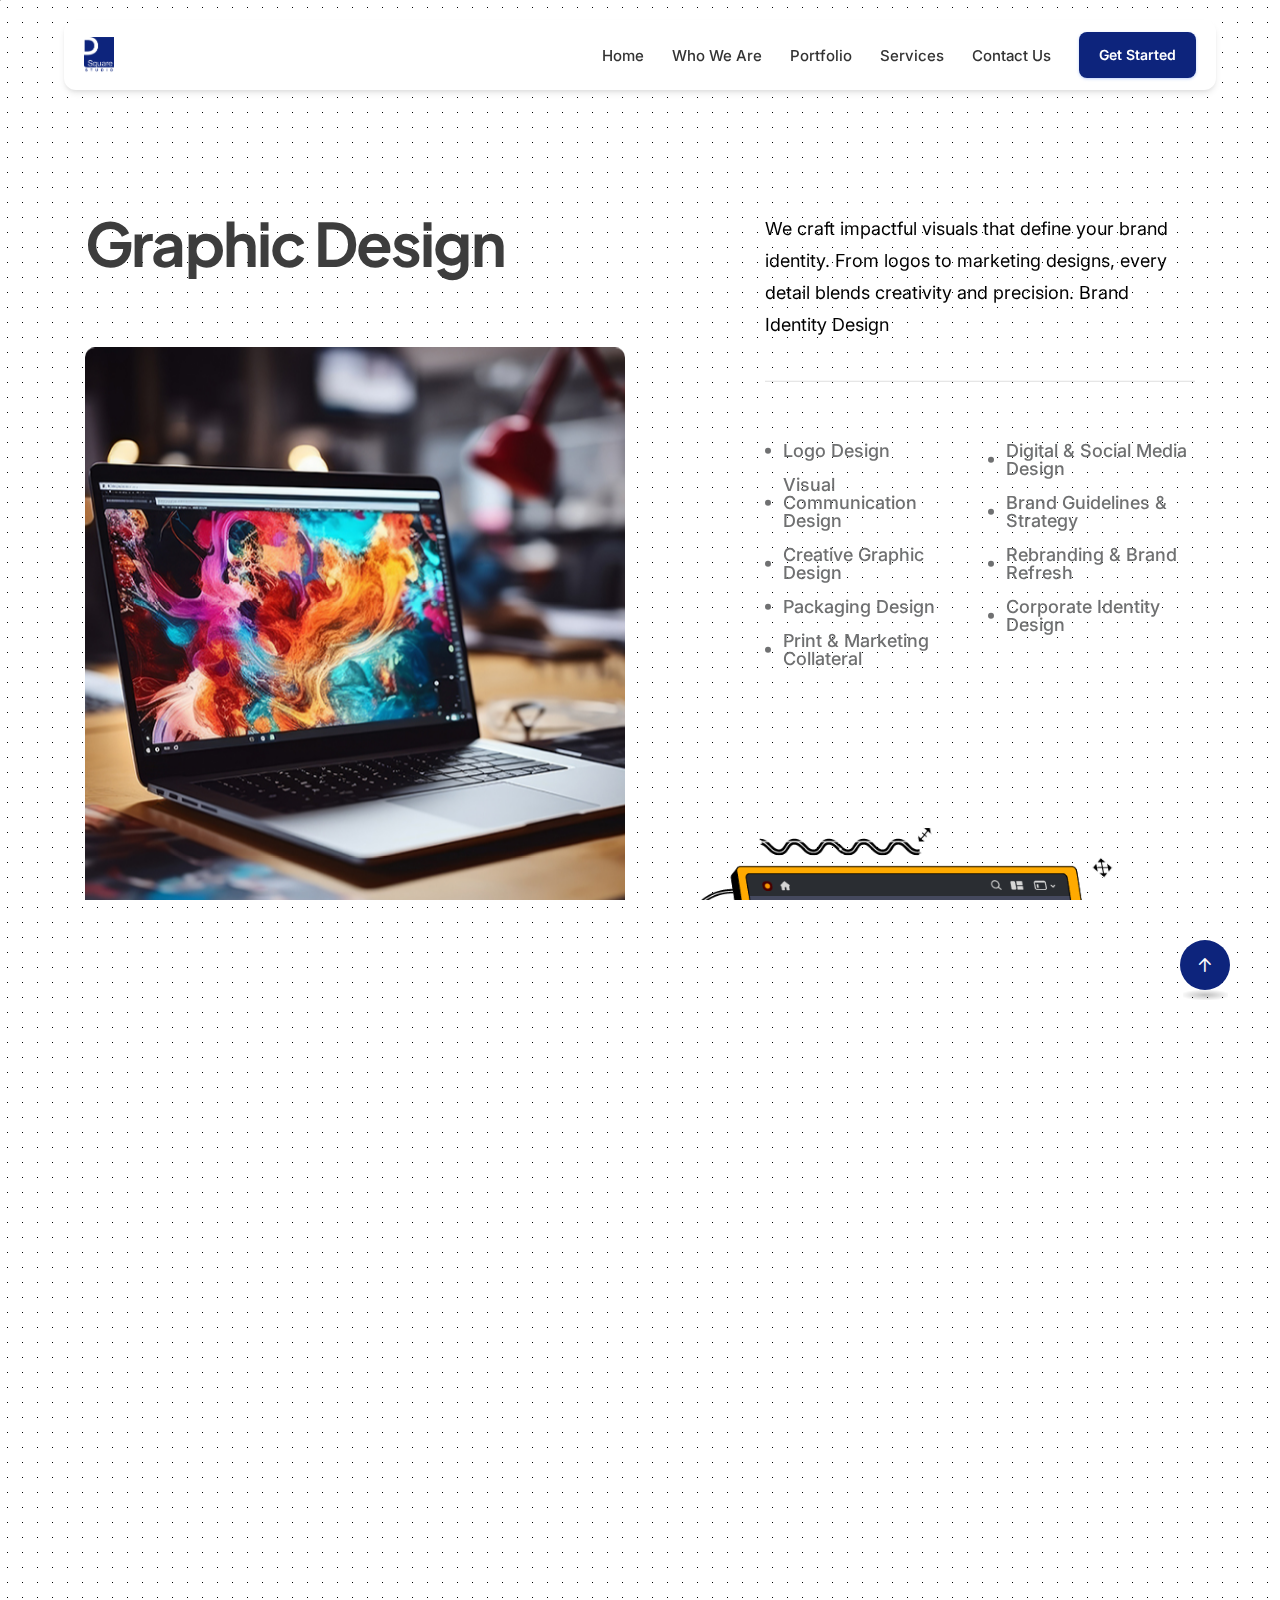
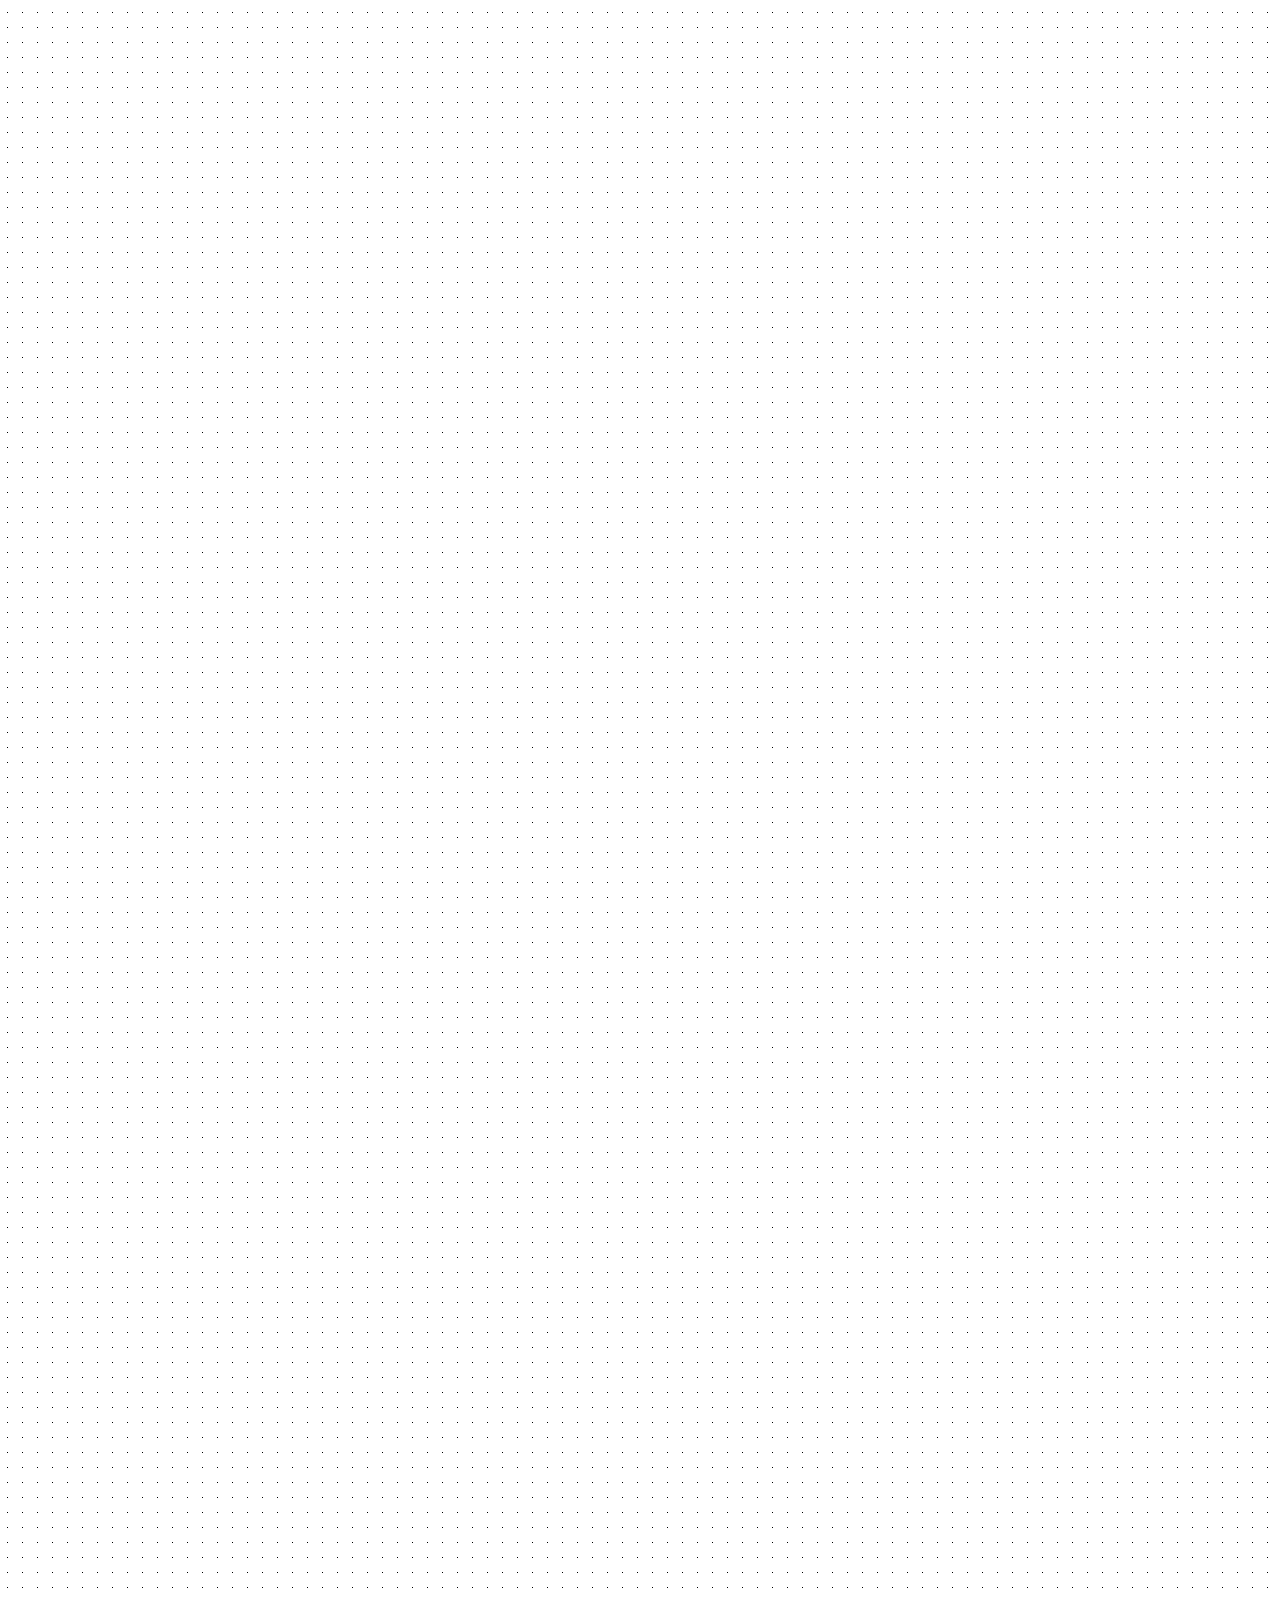
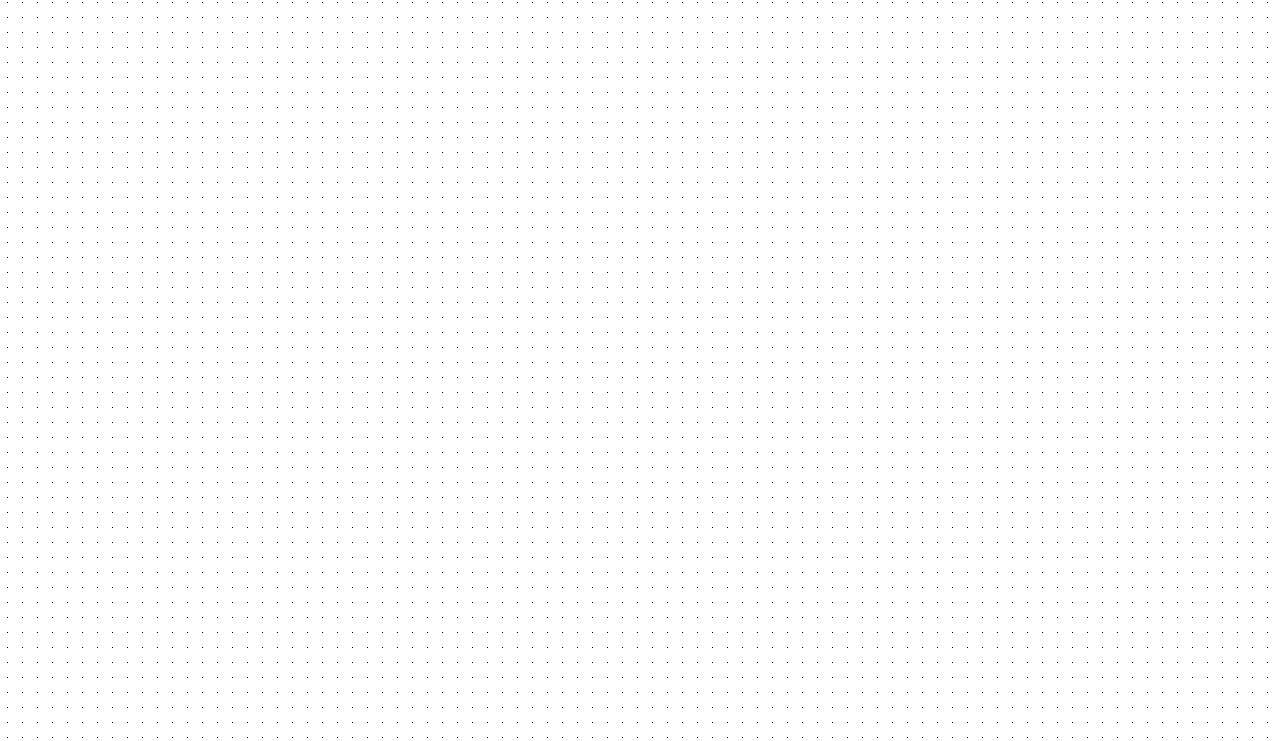
<file: service-details-graphicDesign.html>
<!DOCTYPE html>
<html class="no-js" lang="zxx">
  <head>
    <meta charset="utf-8" />
    <meta http-equiv="x-ua-compatible" content="ie=edge" />
    <title>PSquare Studio</title>
    <meta name="description" content="PSquare Studio" />
    <meta name="viewport" content="width=device-width, initial-scale=1" />

    <link
      rel="shortcut icon"
      type="image/x-icon"
      href="assets/img/logo/Asset1.ico"
    />
    <!-- Place favicon.ico in the root directory -->

    <!-- CSS here -->
    <link rel="stylesheet" href="assets/css/header.css" />
    <!--<< Bootstrap min.css >>-->
    <link rel="stylesheet" href="assets/css/bootstrap.min.css" />
    <!--<< magnific-popup.css >>-->
    <link rel="stylesheet" href="assets/css/magnific-popup.css" />
    <!--<< fontawesome-all.min.css >>-->
    <link rel="stylesheet" href="assets/css/fontawesome-all.min.css" />
    <!--<< swiper-bundle.min.css >>-->
    <link rel="stylesheet" href="assets/css/swiper-bundle.min.css" />
    <!--<< odometer.css >>-->
    <link rel="stylesheet" href="assets/css/odometer.css" />
    <!--<< ion.rangeSlider.min.css >>-->
    <link rel="stylesheet" href="assets/css/ion.rangeSlider.min.css" />
    <!--<< effect-slicer.css >>-->
    <link rel="stylesheet" href="assets/css/effect-slicer.css" />
    <!--<< animate.css >>-->
    <link rel="stylesheet" href="assets/css/animate.css" />
    <!--<< default.css >>-->
    <link rel="stylesheet" href="assets/css/defauls-spacing.css" />
    <!--<< main.css >>-->
    <link rel="stylesheet" href="assets/css/main.css" />
  </head>

  <body>
    <!-- Preloader Start -->
    <div id="preloader" class="preloader">
      <div class="animation-preloader">
        <div class="spinner"></div>
        <div class="txt-loading">
          <span data-text-preloader="" class="letters-loading"> P </span>
          <span data-text-preloader="" class="letters-loading"> S </span>
          <span data-text-preloader="" class="letters-loading"> Q </span>
          <span data-text-preloader="" class="letters-loading"> U </span>
          <span data-text-preloader="" class="letters-loading"> A </span>
          <span data-text-preloader="" class="letters-loading"> R </span>
          <span data-text-preloader="" class="letters-loading"> E </span>
        </div>
        <p class="text-center">Loading</p>
      </div>
      <div class="loader">
        <div class="row">
          <div class="col-3 loader-section section-left">
            <div class="bg"></div>
          </div>
          <div class="col-3 loader-section section-left">
            <div class="bg"></div>
          </div>
          <div class="col-3 loader-section section-right">
            <div class="bg"></div>
          </div>
          <div class="col-3 loader-section section-right">
            <div class="bg"></div>
          </div>
        </div>
      </div>
    </div>
    <!-- Start Cursor Pointer -->
    <div class="mouse-follower">
      <span class="cursor-outline"></span>
      <span class="cursor-dot"></span>
    </div>
    <!-- End Cursor Pointer -->

    <!-- Scroll-top -->
    <button class="scroll__top scroll-to-target" data-target="html">
      <i class="fa-sharp fa-regular fa-arrow-up"></i>
    </button>
    <!-- Scroll-top-end-->

    <!-- header-area -->
    <header class="header-area">
      <div class="header-container">
        <!-- Logo -->
        <div class="logo">
          <a href="index.html">
            <!-- Replace with your actual logo -->
            <img src="assets/img/logo/Asset1.png" alt="Company Logo" />
          </a>
        </div>

        <!-- Desktop Navigation -->
        <nav>
          <ul class="nav-menu">
            <li><a href="index.html">Home</a></li>
            <li><a href="about.html">Who We Are</a></li>
            <li><a href="portfolio-three-columns.html">Portfolio</a></li>
            <li><a href="service.html">Services</a></li>
            <li><a href="contact.html">Contact Us</a></li>
            <li>
              <button
                class="cta-button"
                onclick="window.location.href='contact.html'"
              >
                Get Started
              </button>
            </li>
          </ul>
        </nav>

        <!-- Mobile Menu Toggle -->
        <button class="mobile-toggle" id="mobileToggle">
          <span></span>
          <span></span>
          <span></span>
        </button>
      </div>

      <!-- Mobile Menu -->
      <div class="mobile-menu" id="mobileMenu">
        <button class="close-menu" id="closeMenu">×</button>
        <ul>
          <li><a href="index.html">Home</a></li>
          <li><a href="about.html">Who We Are</a></li>
          <li><a href="portfolio-three-columns.html">Portfolio</a></li>
          <li><a href="service.html">Services</a></li>
          <li><a href="contact.html">Contact Us</a></li>
        </ul>
        <a href="contact.html"
          ><button class="cta-button">Get Started</button></a
        >
      </div>

      <!-- Overlay -->
      <div class="overlay" id="overlay"></div>
    </header>
    <!-- header-area-end -->
    <div id="smooth-wrapper">
      <div id="smooth-content">
        <main>
          <!-- td-service-hero-start -->
          <div class="td-service-area td-breadcrumb-spacing pb-45">
            <div class="container">
              <div class="row">
                <div class="col-lg-6">
                  <div class="td-breadcrumb-wrap">
                    <h2
                      class="td-section-page-title mb-35 wow fadeInLeft"
                      data-wow-delay=".5s"
                      data-wow-duration="1s"
                    >
                      Graphic Design
                    </h2>
                    <div
                      class="td-service-hero-thumb-2 fix td-rounded-10 pt-105 mb-30"
                    >
                      <img
                        data-speed=".9"
                        class="td-rounded-10"
                        src="assets/img/service/hero/1/thumb-2.jpg"
                        alt=""
                      />
                    </div>
                  </div>
                </div>
                <div class="col-lg-6">
                  <div class="td-service-hero-wrap">
                    <div
                      class="td-service-hero-content ml-110 wow fadeInRight"
                      data-wow-delay=".5s"
                      data-wow-duration="1s"
                    >
                      <p class="mb-40">
                        We craft impactful visuals that define your brand
                        identity. From logos to marketing designs, every detail
                        blends creativity and precision. Brand Identity Design
                      </p>
                      <div class="td-service-hero-border mb-60"></div>
                      <div class="td-about-main-feature-list">
                        <ul>
                          <li>Logo Design</li>
                          <li>Visual Communication Design</li>
                          <li>Creative Graphic Design</li>
                          <li>Packaging Design</li>
                          <li>Print & Marketing Collateral</li>
                          <li>Digital & Social Media Design</li>
                          <li>Brand Guidelines & Strategy</li>
                          <li>Rebranding & Brand Refresh</li>
                          <li>Corporate Identity Design</li>
                        </ul>
                      </div>
                    </div>
                    <div class="td-service-hero-thumb fix td-rounded-10 pt-200">
                      <img
                        data-speed=".9"
                        class="td-rounded-10"
                        src="assets/img/service/hero/1/thumb.png"
                        alt=""
                      />
                    </div>
                  </div>
                </div>
              </div>
            </div>
          </div>
          <!-- td-service-hero-end -->

          <!-- td-service-process-area-start -->
          <div class="td-service-process-area td-service-2-main-wrap pt-125">
            <div class="container">
              <div class="row">
                <div class="col-xl-7">
                  <div class="td-service-2-title-wrap mb-60 td-title-anim">
                    <span class="td-section-2-subtitle mb-25 d-block"
                      >// P Square Working Process</span
                    >
                    <h2 class="td-section-2-title d-inline-block">
                      Our standard design thinking <span>process</span>
                    </h2>
                  </div>
                </div>
              </div>
              <div class="row gx-0">
                <div
                  class="col-lg-3 col-md-6 col-sm-6 wow fadeInUp"
                  data-wow-delay=".3s"
                  data-wow-duration="1s"
                >
                  <div class="td-service-process-item mt-120">
                    <span
                      class="icons mb-60 d-flex align-items-start justify-content-between"
                    >
                      <svg
                        width="64"
                        height="64"
                        viewBox="0 0 64 64"
                        fill="none"
                        xmlns="http://www.w3.org/2000/svg"
                      >
                        <path
                          d="M32.806 40.281C32.4277 39.7188 31.5723 39.7188 31.194 40.281L24.154 50.7425C24.0057 50.9629 23.962 51.2336 24.0338 51.4869L25.8878 58.0234L24.6687 62.7124C24.5171 63.295 24.9755 63.8594 25.6 63.8594H38.4C39.0246 63.8594 39.4828 63.295 39.3313 62.7124L38.1122 58.0234L39.9661 51.4869C40.038 51.2337 39.9943 50.963 39.846 50.7425L32.806 40.281ZM26.8295 62.0132L27.6295 58.9363H36.3704L37.1704 62.0132H26.8295Z"
                          fill="#1C1D1F"
                        />
                        <path
                          d="M0 63.8594C3.67377e-07 59.6571 0.827705 55.4959 2.43586 51.6135C4.04401 47.7311 6.40111 44.2034 9.37259 41.232C12.3441 38.2605 15.8717 35.9034 19.7541 34.2952C23.6366 32.6871 27.7977 31.8594 32 31.8594C36.2023 31.8594 40.3635 32.6871 44.2459 34.2952C48.1283 35.9034 51.6559 38.2605 54.6274 41.232C57.5989 44.2034 59.956 47.7311 61.5641 51.6135C63.1723 55.4959 64 59.6571 64 63.8594H60.16C60.16 60.1614 59.4316 56.4995 58.0164 53.083C56.6013 49.6665 54.527 46.5622 51.9121 43.9473C49.2972 41.3324 46.1929 39.2581 42.7764 37.8429C39.3598 36.4278 35.698 35.6994 32 35.6994C28.302 35.6994 24.6402 36.4278 21.2236 37.8429C17.8071 39.2581 14.7028 41.3323 12.0879 43.9472C9.47298 46.5621 7.39873 49.6665 5.98355 53.083C4.56838 56.4995 3.84 60.1614 3.84 63.8594H0Z"
                          fill="#1C1D1F"
                        />
                        <path
                          d="M64.0013 31.392C59.8165 31.4855 55.6544 30.7506 51.7526 29.2292C47.8507 27.7078 44.2856 25.4298 41.2607 22.5251C38.2357 19.6205 35.8103 16.1462 34.1229 12.3005C32.4354 8.45479 31.5189 4.31308 31.4258 0.111823L36.4315 0C36.51 3.54131 37.2825 7.03243 38.7049 10.274C40.1273 13.5156 42.1717 16.4442 44.7214 18.8926C47.2712 21.3409 50.2763 23.2611 53.5652 24.5435C56.8542 25.8259 60.3625 26.4454 63.8899 26.3666L64.0013 31.392Z"
                          fill="#1C1D1F"
                        />
                        <path
                          d="M23 12.8594C23 18.3822 18.5228 22.8594 13 22.8594C7.47715 22.8594 3 18.3822 3 12.8594C3 7.33652 7.47715 2.85938 13 2.85938C18.5228 2.85938 23 7.33652 23 12.8594Z"
                          fill="#1C1D1F"
                        />
                        <path
                          d="M62 7.85938C62 11.1731 59.3137 13.8594 56 13.8594C52.6863 13.8594 50 11.1731 50 7.85938C50 4.54567 52.6863 1.85938 56 1.85938C59.3137 1.85938 62 4.54567 62 7.85938Z"
                          fill="#1C1D1F"
                        />
                        <path
                          fill-rule="evenodd"
                          clip-rule="evenodd"
                          d="M36.7645 57.5901H27.2352L25.4679 51.3594H25.037L26.9025 57.9362H37.0973L38.7337 52.167H38.3028L36.7645 57.5901ZM36.4812 47.5336L31.9999 40.8743L28.446 46.1555L30.6609 43.582L31.4547 44.1873L26.5432 51.4858L27.991 56.5901H36.0087L37.4565 51.4858L32.5451 44.1873L33.3562 43.6033L36.3134 47.4469C36.3697 47.4726 36.4257 47.5016 36.4812 47.5336ZM32.4599 51.2439C32.4599 51.0294 32.2718 50.8208 31.9999 50.8208V49.8208C32.7867 49.8208 33.4599 50.4405 33.4599 51.2439H32.4599ZM39.8459 50.7424L32.8059 40.2809C32.4276 39.7187 31.5722 39.7187 31.1939 40.2809L24.1539 50.7424C24.0056 50.9628 23.9619 51.2335 24.0337 51.4868L25.8877 58.0233L24.6686 62.7123C24.517 63.2949 24.9754 63.8593 25.5999 63.8593H38.3999C39.0245 63.8593 39.4827 63.2949 39.3312 62.7123L38.1121 58.0233L39.966 51.4868C40.0379 51.2336 39.9942 50.9629 39.8459 50.7424ZM26.8294 62.0131H37.1703L36.3703 58.9362H27.6294L26.8294 62.0131ZM3.35974 51.9962C1.92952 55.449 1.13651 59.1295 1.01613 62.8594H2.85715C2.97684 59.3712 3.72194 55.9299 5.05967 52.7003C6.5251 49.1625 8.67301 45.9479 11.3808 43.2401C14.0885 40.5324 17.3031 38.3845 20.841 36.9191C24.3788 35.4536 28.1707 34.6994 32 34.6994C35.8293 34.6994 39.6212 35.4536 43.159 36.9191C46.6969 38.3845 49.9115 40.5324 52.6192 43.2401C55.327 45.9479 57.4749 49.1625 58.9403 52.7003C60.2781 55.9299 61.0232 59.3712 61.1428 62.8594H62.9839C62.8635 59.1295 62.0705 55.449 60.6403 51.9962C59.0824 48.2351 56.7989 44.8177 53.9203 41.9391C51.0417 39.0605 47.6243 36.777 43.8632 35.2191C40.1021 33.6612 36.071 32.8594 32 32.8594C27.929 32.8594 23.8979 33.6612 20.1368 35.2191C16.3757 36.777 12.9583 39.0604 10.0797 41.9391C7.20108 44.8177 4.91763 48.2351 3.35974 51.9962ZM63.9844 62.8594C63.8637 58.9981 63.0446 55.1877 61.5641 51.6135C59.956 47.7311 57.5989 44.2034 54.6274 41.232C51.6559 38.2605 48.1283 35.9034 44.2459 34.2952C40.3635 32.6871 36.2023 31.8594 32 31.8594C27.7977 31.8594 23.6366 32.6871 19.7541 34.2952C15.8717 35.9034 12.3441 38.2605 9.37259 41.232C6.40111 44.2034 4.04401 47.7311 2.43586 51.6135C0.955381 55.1877 0.136347 58.9981 0.015628 62.8594C0.0052172 63.1924 0 63.5257 0 63.8594H3.84C3.84 60.1614 4.56838 56.4995 5.98355 53.083C7.39873 49.6665 9.47298 46.5621 12.0879 43.9472C14.7028 41.3323 17.8071 39.2581 21.2236 37.8429C24.6402 36.4278 28.302 35.6994 32 35.6994C35.698 35.6994 39.3598 36.4278 42.7764 37.8429C46.1929 39.2581 49.2972 41.3324 51.9121 43.9473C54.527 46.5622 56.6013 49.6665 58.0164 53.083C59.4316 56.4995 60.16 60.1614 60.16 63.8594H64C64 63.5257 63.9948 63.1924 63.9844 62.8594ZM52.1145 28.2975C55.5827 29.6498 59.263 30.3605 62.9777 30.3984L62.9106 27.3707C59.5899 27.3252 56.3012 26.6842 53.2007 25.4752C49.789 24.145 46.672 22.1532 44.0275 19.6139C41.383 17.0745 39.2629 14.0373 37.7878 10.6758C36.4469 7.61977 35.663 4.34996 35.4704 1.02169L32.4625 1.08889C32.665 4.81579 33.5364 8.47815 35.0373 11.8987C36.6721 15.6244 39.0218 18.9902 41.952 21.8038C44.8821 24.6175 48.3354 26.824 52.1145 28.2975ZM31.4245 0.111823C31.4246 0.115562 31.4247 0.119302 31.4248 0.123041C31.4322 0.452844 31.4447 0.782278 31.4622 1.11123C31.668 4.96886 32.5681 8.76011 34.1216 12.3005C35.809 16.1462 38.2344 19.6205 41.2594 22.5251C44.2843 25.4298 47.8494 27.7078 51.7513 29.2292C55.3421 30.6293 59.1534 31.3634 62.9999 31.3986C63.3292 31.4016 63.6588 31.3995 63.9885 31.3923C63.9924 31.3922 63.9962 31.3921 64 31.392L63.8886 26.3666C63.8854 26.3667 63.8823 26.3668 63.8792 26.3668C60.3549 26.4443 56.8499 25.8248 53.5639 24.5435C50.275 23.2611 47.2699 21.3409 44.7201 18.8926C42.1704 16.4442 40.126 13.5156 38.7036 10.274C37.2825 7.03534 36.5101 3.54758 36.4304 0.0095356C36.4303 0.00635711 36.4303 0.00317857 36.4302 0L31.4245 0.111823ZM12.9999 21.8594C17.9704 21.8594 21.9999 17.8299 21.9999 12.8594C21.9999 7.88881 17.9704 3.85938 12.9999 3.85938C8.02931 3.85938 3.99988 7.88881 3.99988 12.8594C3.99988 17.8299 8.02931 21.8594 12.9999 21.8594ZM55.9999 12.8594C58.7613 12.8594 60.9999 10.6208 60.9999 7.85938C60.9999 5.09795 58.7613 2.85938 55.9999 2.85938C53.2385 2.85938 50.9999 5.09795 50.9999 7.85938C50.9999 10.6208 53.2385 12.8594 55.9999 12.8594ZM22.9999 12.8594C22.9999 18.3822 18.5227 22.8594 12.9999 22.8594C7.47703 22.8594 2.99988 18.3822 2.99988 12.8594C2.99988 7.33653 7.47703 2.85938 12.9999 2.85938C18.5227 2.85938 22.9999 7.33653 22.9999 12.8594ZM55.9999 13.8594C59.3136 13.8594 61.9999 11.1731 61.9999 7.85938C61.9999 4.54567 59.3136 1.85938 55.9999 1.85938C52.6862 1.85938 49.9999 4.54567 49.9999 7.85938C49.9999 11.1731 52.6862 13.8594 55.9999 13.8594Z"
                          fill="#1C1D1F"
                        />
                      </svg>
                      <span class="number">01</span>
                    </span>
                    <h5 class="title mb-15">Discover</h5>
                    <p class="para">
                      Explore User Needs & Brand Opportunities
                    </p>
                  </div>
                </div>
                <div
                  class="col-lg-3 col-md-6 col-sm-6 wow fadeInUp"
                  data-wow-delay=".5s"
                  data-wow-duration="1s"
                >
                  <div class="td-service-process-item">
                    <span
                      class="icons mb-60 d-flex align-items-start justify-content-between"
                    >
                      <svg
                        width="64"
                        height="64"
                        viewBox="0 0 64 64"
                        fill="none"
                        xmlns="http://www.w3.org/2000/svg"
                      >
                        <g clip-path="url(#clip0_15_1716)">
                          <path
                            d="M59.3333 16H4.66667C2.09333 16 0 13.9067 0 11.3333V4.66667C0 2.09333 2.09333 0 4.66667 0H59.3333C61.9067 0 64 2.09333 64 4.66667V11.3333C64 13.9067 61.9067 16 59.3333 16ZM4.66667 4C4.29867 4 4 4.29867 4 4.66667V11.3333C4 11.7013 4.29867 12 4.66667 12H59.3333C59.7013 12 60 11.7013 60 11.3333V4.66667C60 4.29867 59.7013 4 59.3333 4H4.66667Z"
                            fill="#1C1D1F"
                          />
                          <path
                            d="M59.332 64H25.9987C23.4254 64 21.332 61.9067 21.332 59.3333V26C21.332 23.4267 23.4254 21.3333 25.9987 21.3333H59.332C61.9054 21.3333 63.9987 23.4267 63.9987 26V59.3333C63.9987 61.9067 61.9054 64 59.332 64ZM25.9987 25.3333C25.6307 25.3333 25.332 25.632 25.332 26V59.3333C25.332 59.7013 25.6307 60 25.9987 60H59.332C59.7 60 59.9987 59.7013 59.9987 59.3333V26C59.9987 25.632 59.7 25.3333 59.332 25.3333H25.9987Z"
                            fill="#1C1D1F"
                          />
                          <path
                            d="M52.8746 42.6997L47.7703 37.5954C47.6115 37.4366 47.3307 37.4366 47.172 37.5954L46.0653 38.702C45.9001 38.8673 45.9001 39.1352 46.0653 39.3005L49.764 42.9987L46.0656 46.6976C45.9003 46.8629 45.9003 47.1308 46.0656 47.2961L47.1722 48.4027C47.2515 48.4821 47.3593 48.527 47.4714 48.527C47.5834 48.527 47.6913 48.4821 47.7707 48.4027L52.8746 43.2986C53.0399 43.1331 53.0399 42.865 52.8746 42.6997Z"
                            fill="#1C1D1F"
                          />
                          <path
                            d="M39.933 46.6976L36.2349 42.9992L39.9336 39.3009C40.013 39.2215 40.0576 39.114 40.0576 39.0017C40.0576 38.8895 40.0132 38.7818 39.9336 38.7024L38.827 37.5958C38.7476 37.5164 38.6399 37.4718 38.5277 37.4718C38.4156 37.4718 38.3078 37.5164 38.2285 37.5958L33.1239 42.6997C32.9587 42.865 32.9587 43.1329 33.1239 43.2984L38.2283 48.4025C38.3076 48.4819 38.4154 48.5268 38.5275 48.5268C38.6397 48.5268 38.7474 48.4819 38.8268 48.4025L39.9334 47.2959C40.0987 47.1308 40.0987 46.8629 39.933 46.6976Z"
                            fill="#1C1D1F"
                          />
                          <path
                            d="M45.9016 35.8782C45.8479 35.7796 45.7573 35.7063 45.6498 35.6746L44.7527 35.4098C44.5288 35.3434 44.293 35.4719 44.227 35.696L40.0623 49.7997C40.0305 49.9074 40.0428 50.0232 40.0964 50.1216C40.1499 50.2204 40.2406 50.2934 40.3481 50.3254L41.2453 50.5902C41.2853 50.602 41.3257 50.6077 41.3653 50.6077C41.5479 50.6077 41.7166 50.4884 41.771 50.304L45.9357 36.2001C45.9674 36.0924 45.9554 35.9766 45.9016 35.8782Z"
                            fill="#1C1D1F"
                          />
                          <path
                            d="M8 64C3.58933 64 0 60.4107 0 56C0 51.5893 3.58933 48 8 48C12.4107 48 16 51.5893 16 56C16 60.4107 12.4107 64 8 64ZM8 52C5.79467 52 4 53.7947 4 56C4 58.2053 5.79467 60 8 60C10.2053 60 12 58.2053 12 56C12 53.7947 10.2053 52 8 52Z"
                            fill="#1C1D1F"
                          />
                          <path
                            d="M14 34.6667H2C0.896 34.6667 0 33.7707 0 32.6667C0 31.5627 0.896 30.6667 2 30.6667H14C15.104 30.6667 16 31.5627 16 32.6667C16 33.7707 15.104 34.6667 14 34.6667Z"
                            fill="#1C1D1F"
                          />
                          <path
                            d="M14 26.6667H2C0.896 26.6667 0 25.7707 0 24.6667C0 23.5627 0.896 22.6667 2 22.6667H14C15.104 22.6667 16 23.5627 16 24.6667C16 25.7707 15.104 26.6667 14 26.6667Z"
                            fill="#1C1D1F"
                          />
                          <path
                            d="M14 42.6667H2C0.896 42.6667 0 41.7707 0 40.6667C0 39.5627 0.896 38.6667 2 38.6667H14C15.104 38.6667 16 39.5627 16 40.6667C16 41.7707 15.104 42.6667 14 42.6667Z"
                            fill="#1C1D1F"
                          />
                        </g>
                        <defs>
                          <clipPath id="clip0_15_1716">
                            <rect width="64" height="64" fill="white" />
                          </clipPath>
                        </defs>
                      </svg>
                      <span class="number">02</span>
                    </span>
                    <h5 class="title mb-15">Define</h5>
                    <p class="para">
                      Pinpoint Challenges & Set Clear Design Goals
                    </p>
                  </div>
                </div>
                <div
                  class="col-lg-3 col-md-6 col-sm-6 wow fadeInUp"
                  data-wow-delay=".7s"
                  data-wow-duration="1s"
                >
                  <div class="td-service-process-item mt-120">
                    <span
                      class="icons mb-60 d-flex align-items-start justify-content-between"
                    >
                      <svg
                        width="64"
                        height="64"
                        viewBox="0 0 64 64"
                        fill="none"
                        xmlns="http://www.w3.org/2000/svg"
                      >
                        <g clip-path="url(#clip0_15_1731)">
                          <path
                            fill-rule="evenodd"
                            clip-rule="evenodd"
                            d="M0 49.4655C0 48.5735 0.723231 47.8503 1.61525 47.8503C2.50726 47.8503 3.23049 48.5735 3.23049 49.4655V60.5542C3.23049 60.6729 3.32714 60.7695 3.44577 60.7695H14.5345C15.4265 60.7695 16.1497 61.4927 16.1497 62.3848C16.1497 63.2768 15.4265 64 14.5345 64H1.61525C0.723231 64 0 63.2768 0 62.3848V49.4655ZM23.1379 45.0618V23.4166C23.1379 23.298 23.2345 23.2013 23.3532 23.2013H44.9983C45.117 23.2013 45.2136 23.298 45.2136 23.4166V45.0618C45.2136 45.1804 45.117 45.2771 44.9983 45.2771H23.3532C23.2345 45.2771 23.1379 45.1804 23.1379 45.0618ZM50.1915 33.1724L49.7561 33.1207C49.6929 33.1131 49.6355 33.1312 49.5878 33.1736C49.5402 33.216 49.5155 33.2709 49.5155 33.3346V48.4281C49.5155 49.0638 49.0004 49.5791 48.3644 49.5791H33.2709C33.2073 49.5791 33.1523 49.6039 33.1099 49.6515C33.0676 49.6991 33.0495 49.7566 33.057 49.8198L33.1088 50.2552C33.5148 53.6799 35.0632 56.8543 37.5008 59.2919C40.391 62.1821 44.2765 63.7916 48.3644 63.7916C52.4523 63.7916 56.3378 62.1821 59.228 59.2919C62.1182 56.4017 63.7277 52.5162 63.7277 48.4283C63.7277 44.3404 62.1182 40.4549 59.228 37.5647C56.7906 35.1269 53.6164 33.5783 50.1915 33.1724ZM18.6206 30.763C18.7392 30.763 18.8358 30.6663 18.8358 30.5477V20.0505C18.8358 19.4148 19.3509 18.8995 19.9866 18.8995H26.3849C26.4616 18.8995 26.5276 18.8626 26.5681 18.7974C26.6086 18.7321 26.6118 18.6565 26.5775 18.5878L18.1973 1.82732C18.16 1.75243 18.0883 1.70846 18.0047 1.70846C17.9212 1.70846 17.8495 1.75266 17.8121 1.82732L3.50027 30.4513C3.46592 30.52 3.46936 30.5953 3.50966 30.6608C3.54997 30.7261 3.61593 30.763 3.69288 30.763H18.6206ZM64.0005 14.5345C64.0005 15.4265 63.2772 16.1497 62.3852 16.1497C61.4932 16.1497 60.77 15.4265 60.77 14.5345V3.44577C60.77 3.32714 60.6733 3.23049 60.5547 3.23049H49.466C48.574 3.23049 47.8507 2.50726 47.8507 1.61525C47.8507 0.723231 48.574 0 49.466 0H62.3852C63.2772 0 64.0005 0.723231 64.0005 1.61525V14.5345Z"
                            fill="#1C1D1F"
                          />
                        </g>
                        <defs>
                          <clipPath id="clip0_15_1731">
                            <rect width="64" height="64" fill="white" />
                          </clipPath>
                        </defs>
                      </svg>
                      <span class="number">03</span>
                    </span>
                    <h5 class="title mb-15">Develop</h5>
                    <p class="para">
                      Craft Creative, Innovative Design Solutions
                    </p>
                  </div>
                </div>
                <div
                  class="col-lg-3 col-md-6 col-sm-6 wow fadeInUp"
                  data-wow-delay=".9s"
                  data-wow-duration="1s"
                >
                  <div class="td-service-process-item">
                    <span
                      class="icons mb-60 d-flex align-items-start justify-content-between"
                    >
                      <svg
                        width="64"
                        height="64"
                        viewBox="0 0 64 64"
                        fill="none"
                        xmlns="http://www.w3.org/2000/svg"
                      >
                        <g clip-path="url(#clip0_15_1738)">
                          <path
                            d="M45.7148 3.04762C45.7148 1.92552 46.6244 1.01587 47.7465 1.01587H61.9688C63.0909 1.01587 64.0005 1.92552 64.0005 3.04762V17.2698C64.0005 18.3919 63.0909 19.3016 61.9688 19.3016H45.7148V3.04762Z"
                            fill="#1C1D1F"
                          />
                          <path
                            fill-rule="evenodd"
                            clip-rule="evenodd"
                            d="M61.9688 2.07977H47.7465C47.212 2.07977 46.7787 2.51309 46.7787 3.04762V18.2377H61.9688C62.5033 18.2377 62.9366 17.8044 62.9366 17.2698V3.04762C62.9366 2.51309 62.5033 2.07977 61.9688 2.07977ZM47.7465 1.01587C46.6244 1.01587 45.7148 1.92552 45.7148 3.04762V19.3016H61.9688C63.0909 19.3016 64.0005 18.3919 64.0005 17.2698V3.04762C64.0005 1.92552 63.0909 1.01587 61.9688 1.01587H47.7465Z"
                            fill="#1C1D1F"
                          />
                          <path
                            fill-rule="evenodd"
                            clip-rule="evenodd"
                            d="M45.7138 19.3015H20.317C19.7559 19.3015 19.3011 19.7563 19.3011 20.3174V45.7142H45.7138V19.3015ZM20.317 18.2856C19.1949 18.2856 18.2852 19.1953 18.2852 20.3174V46.7301H46.7297V18.2856H20.317Z"
                            fill="#1C1D1F"
                          />
                          <path
                            d="M1.01562 47.7461C1.01562 46.624 1.92528 45.7144 3.04738 45.7144H19.3014V61.9684C19.3014 63.0905 18.3917 64.0001 17.2696 64.0001H3.04738C1.92528 64.0001 1.01562 63.0905 1.01562 61.9684V47.7461Z"
                            fill="#1C1D1F"
                          />
                          <path
                            fill-rule="evenodd"
                            clip-rule="evenodd"
                            d="M18.2375 46.7783H3.04738C2.51285 46.7783 2.07953 47.2116 2.07953 47.7461V61.9684C2.07953 62.5029 2.51285 62.9362 3.04738 62.9362H17.2696C17.8042 62.9362 18.2375 62.5029 18.2375 61.9684V46.7783ZM3.04738 45.7144C1.92528 45.7144 1.01562 46.624 1.01562 47.7461V61.9684C1.01562 63.0905 1.92528 64.0001 3.04738 64.0001H17.2696C18.3917 64.0001 19.3014 63.0905 19.3014 61.9684V45.7144H3.04738Z"
                            fill="#1C1D1F"
                          />
                          <path
                            d="M45.7148 45.7144H61.9688C63.0909 45.7144 64.0005 46.624 64.0005 47.7461V61.9684C64.0005 63.0905 63.0909 64.0001 61.9688 64.0001H47.7465C46.6244 64.0001 45.7148 63.0905 45.7148 61.9684V45.7144Z"
                            fill="#1C1D1F"
                          />
                          <path
                            fill-rule="evenodd"
                            clip-rule="evenodd"
                            d="M61.9688 46.7783H46.7787V61.9684C46.7787 62.5029 47.212 62.9362 47.7465 62.9362H61.9688C62.5033 62.9362 62.9366 62.5029 62.9366 61.9684V47.7461C62.9366 47.2116 62.5033 46.7783 61.9688 46.7783ZM45.7148 45.7144V61.9684C45.7148 63.0905 46.6244 64.0001 47.7465 64.0001H61.9688C63.0909 64.0001 64.0005 63.0905 64.0005 61.9684V47.7461C64.0005 46.624 63.0909 45.7144 61.9688 45.7144H45.7148Z"
                            fill="#1C1D1F"
                          />
                          <path
                            d="M0 2.03175C0 0.909646 0.909644 0 2.03175 0H16.3729C18.1829 0 19.0894 2.18848 17.8095 3.46841L3.46841 17.8095C2.18848 19.0894 0 18.1829 0 16.3729V2.03175Z"
                            fill="#1C1D1F"
                          />
                          <path
                            fill-rule="evenodd"
                            clip-rule="evenodd"
                            d="M16.3729 1.18211H2.03175C1.56251 1.18211 1.18211 1.5625 1.18211 2.03175V16.3729C1.18211 17.1298 2.09729 17.5089 2.63253 16.9736L16.9736 2.63253C17.5089 2.09729 17.1298 1.18211 16.3729 1.18211ZM2.03175 0C0.909644 0 0 0.909646 0 2.03175V16.3729C0 18.1829 2.18848 19.0894 3.46841 17.8095L17.8095 3.46841C19.0894 2.18848 18.1829 0 16.3729 0H2.03175Z"
                            fill="#1C1D1F"
                          />
                          <path
                            d="M31.1453 38.5718C30.5455 38.4301 30.1728 37.8177 30.3094 37.2022L32.5365 27.2996C32.6761 26.6857 33.2744 26.2972 33.8713 26.4434C34.4711 26.5851 34.8438 27.1976 34.7072 27.813L32.4801 37.7156C32.3391 38.3463 31.7229 38.7166 31.1453 38.5718Z"
                            fill="#1C1D1F"
                          />
                          <path
                            fill-rule="evenodd"
                            clip-rule="evenodd"
                            d="M34.7072 27.813L32.4801 37.7156C32.3391 38.3463 31.7229 38.7166 31.1453 38.5718C30.5455 38.4301 30.1728 37.8177 30.3094 37.2022L32.5365 27.2996C32.6761 26.6857 33.2744 26.2972 33.8713 26.4434C34.4711 26.5851 34.8438 27.1976 34.7072 27.813Z"
                            fill="#1C1D1F"
                          />
                          <path
                            d="M37.3329 37.0791C37.0285 37.0791 36.7256 36.9512 36.5044 36.7013C36.0931 36.2306 36.1303 35.51 36.5876 35.0864L39.3804 32.5087L36.5876 29.931C36.1303 29.509 36.0931 28.7869 36.5044 28.3161C36.9172 27.8469 37.6209 27.8103 38.0782 28.2308L41.7901 31.6586C42.0247 31.8765 42.1583 32.1842 42.1583 32.5087C42.1583 32.8332 42.0247 33.141 41.7901 33.3588L38.0782 36.7866C37.8644 36.9832 37.5987 37.0791 37.3329 37.0791Z"
                            fill="#1C1D1F"
                          />
                          <path
                            fill-rule="evenodd"
                            clip-rule="evenodd"
                            d="M36.5876 35.0864C36.1303 35.51 36.0931 36.2306 36.5044 36.7013C36.7256 36.9512 37.0285 37.0791 37.3329 37.0791C37.5987 37.0791 37.8644 36.9832 38.0782 36.7866L41.7901 33.3588C42.0247 33.141 42.1583 32.8332 42.1583 32.5087C42.1583 32.1842 42.0247 31.8765 41.7901 31.6586L38.0782 28.2308C37.6209 27.8103 36.9172 27.8469 36.5044 28.3161C36.0931 28.7869 36.1303 29.509 36.5876 29.931L39.3804 32.5087L36.5876 35.0864Z"
                            fill="#1C1D1F"
                          />
                          <path
                            d="M27.6828 37.0789C27.4171 37.0789 27.1513 36.9829 26.9375 36.7864L23.2257 33.3585C22.9911 33.1407 22.8574 32.8329 22.8574 32.5084C22.8574 32.1839 22.9911 31.8762 23.2257 31.6583L26.9375 28.2305C27.3948 27.81 28.0986 27.8481 28.5113 28.3158C28.9226 28.7866 28.8855 29.5072 28.4282 29.9307L25.6354 32.5084L28.4282 35.0862C28.8855 35.5082 28.9226 36.2303 28.5113 36.701C28.2901 36.9509 27.9872 37.0789 27.6828 37.0789Z"
                            fill="#1C1D1F"
                          />
                          <path
                            fill-rule="evenodd"
                            clip-rule="evenodd"
                            d="M25.6354 32.5084L28.4282 35.0862C28.8855 35.5082 28.9226 36.2303 28.5113 36.701C28.2901 36.9509 27.9872 37.0789 27.6828 37.0789C27.4171 37.0789 27.1513 36.9829 26.9375 36.7864L23.2257 33.3585C22.9911 33.1407 22.8574 32.8329 22.8574 32.5084C22.8574 32.1839 22.9911 31.8762 23.2257 31.6583L26.9375 28.2305C27.3948 27.81 28.0986 27.8481 28.5113 28.3158C28.9226 28.7866 28.8855 29.5072 28.4282 29.9307L25.6354 32.5084Z"
                            fill="#1C1D1F"
                          />
                        </g>
                        <defs>
                          <clipPath id="clip0_15_1738">
                            <rect width="64" height="64" fill="white" />
                          </clipPath>
                        </defs>
                      </svg>
                      <span class="number">04</span>
                    </span>
                    <h5 class="title mb-15">Deliver</h5>
                    <p class="para">
                      Refined designs, delivered with precision and care
                    </p>
                  </div>
                </div>
              </div>
            </div>
          </div>
          <!-- td-service-process-area-end -->

          <!-- td-service-replace-area-start -->
          <div class="td-service-replace-area pt-120 pb-130">
            <div class="container">
              <div class="row">
                <div class="col-lg-10">
                  <div class="td-service-main-content mb-85">
                    <h2 class="td-text-invert">
                      Designs that speak your brand’s language.
                    </h2>
                  </div>
                </div>
                <div class="col-lg-4">
                  <div class="td-service-replace-shape pt-100 pb-30">
                    <img src="assets/img/service/replace/shape.png" alt="" />
                  </div>
                </div>
                <div class="col-lg-8">
                  <div class="td-service-replace-content">
                    <div class="td-service-replace-thumb mb-50">
                      <img
                        class="td-rounded-10"
                        src="assets/img/service/hero/1/thumb copy.jpg"
                        alt=""
                      />
                    </div>
                    <!-- <div class="row">
                                        <div class="col-lg-6 col-md-6">
                                            <div class="mb-20">
                                                <p>Receive your design within a few business days and be updated on the process. Everything you need for a digitally driven brand. Defined proposition. Conceptual realization.</p>
                                            </div>
                                        </div>
                                        <div class="col-lg-6 col-md-6">
                                            <div class="mb-20">
                                                <p>Receive your design within a few business days and be updated on the process. Everything you need for a digitally driven brand. Defined proposition. Conceptual realization.</p>
                                            </div>
                                        </div>
                                    </div> -->
                  </div>
                </div>
              </div>
            </div>
          </div>
          <!-- td-service-replace-area-end -->

          <!-- td-cta-area-start -->
          <div class="td-cta-area">
            <div class="container">
              <div class="col-lg-12">
                <div
                  class="td-cta-wrap p-relative z-index-1 text-center pt-135 pb-135 include-bg"
                  data-background="assets/img/cta/bg.jpg"
                >
                  <img
                    class="td-cta-shape d-none d-xl-block"
                    src="assets/img/cta/cta.png"
                    alt=""
                  />
                  <h2 class="title p-relative d-inline-block">
                    <img
                      class="td-cta-shape-2 d-none d-md-block"
                      src="assets/img/cta/cta-2.png"
                      alt=""
                    />
                    <a class="td-text-invert" href="contact.html">
                      HAVE A<br />
                      PROJECTS<br />
                      IN MINDS
                    </a>
                  </h2>
                </div>
              </div>
            </div>
          </div>
          <br />
          <br />
          <br />
          <br />
          <br />
          <br />
          <br />
          <br />
          <br />
          <!-- td-cta-area-end -->
        </main>
        <!-- main-area-end -->

        <!-- footer-area-start -->
        <footer>
          <br />
          <br />
          <div class="td-footer-area td-footer-2-wrap">
            <div class="container">
              <div class="row">
                <div class="col-lg-6 mb-30">
                  <div class="td-footer-3-widget">
                    <h2 class="td-footer-2-bigtitle">
                      Entrust design<br />
                      to professionals
                    </h2>
                  </div>
                </div>
                <div class="col-lg-3 col-md-6 col-sm-6 mb-30">
                  <div class="td-footer-3-widget">
                    <h4 class="td-footer-3-title mb-15">India</h4>
                    <a class="links mb-40 d-inline-block" href="#"
                      >Ranip —<br />
                      Ahmedabad, Gujarat</a
                    >

                    <div class="td-footer-3-social">
                      <a href="http://www.facebook.com/PSQUAERE?mibextid=ZbWKwL"
                        ><i class="fa-brands fa-facebook-f"></i
                      ></a>
                      <a
                        href="https://www.linkedin.com/company/the-psquare-studio/?viewAsMember=true"
                        ><i class="fa-brands fa-linkedin-in"></i
                      ></a>
                      <a href="https://www.instagram.com/thepsquarestudio/"
                        ><i class="fa-brands fa-instagram"></i
                      ></a>
                      <a
                        href="https://api.whatsapp.com/send/?phone=%2B919898709490&text&type=phone_number&app_absent=0"
                        ><i class="fa-brands fa-whatsapp"></i
                      ></a>
                    </div>
                  </div>
                </div>
                <div class="col-lg-3 col-md-6 col-sm-6 mb-30">
                  <div class="td-footer-3-widget">
                    <h4 class="td-footer-3-title mb-15">Say hello!</h4>
                    <a class="links links-3 d-block mb-5" href="#"
                      >thepsquarestudio25@gmail.com</a
                    >
                    <a class="links-2" href="tel:+1234567890"
                      >+91 98987 09490</a
                    >
                  </div>
                </div>
              </div>
            </div>
            <div class="container">
              <div class="td-footer-2-border mt-60">
                <div class="row align-items-center">
                  <div class="col-lg-8">
                    <div class="td-footer-3-menu mb-10">
                      <ul>
                        <li>
                          <a href="about.html">Who We Are</a>
                        </li>
                        <li>
                          <a href="portfolio-two-columns.html">Portfolio</a>
                        </li>
                        <li><a href="service.html">Services</a></li>
                        <!-- <li><a href="#">Blog</a></li> -->
                        <li><a href="contact.html">Contact</a></li>
                      </ul>
                    </div>
                  </div>
                  <div class="col-lg-4">
                    <div class="td-footer-3-copyright text-lg-end mb-10">
                      <p>
                        © 2025 <a href="#">PSQUARE.</a> All Rights Reserved.
                      </p>
                    </div>
                  </div>
                </div>
              </div>
            </div>
          </div>
        </footer>
        <!-- footer-area-end -->
      </div>
    </div>

    <!-- JS here -->
    <!-- header.js -->
    <script src="assets/js/header.js"></script>
    <!--<< jquery.Js >>-->
    <script src="assets/js/vendor/jquery.js"></script>
    <!--<< bootstrap.min.Js >>-->
    <script src="assets/js/bootstrap.min.js"></script>
    <!--<< gsap.Js >>-->
    <script src="assets/js/jsap/gsap.js"></script>
    <!--<< gsap-scroll-smoother.Js >>-->
    <script src="assets/js/jsap/gsap-scroll-smoother.js"></script>
    <!--<< gsap-scroll-trigger.Js >>-->
    <script src="assets/js/jsap/gsap-scroll-trigger.js"></script>
    <!--<< gsap-scroll-to-plugin.Js >>-->
    <script src="assets/js/jsap/gsap-scroll-to-plugin.js"></script>
    <!--<< gsap-split-text.Js >>-->
    <script src="assets/js/jsap/gsap-split-text.js"></script>
    <!--<< isotope.pkgd.min.Js >>-->
    <script src="assets/js/isotope.pkgd.min.js"></script>
    <!--<< ion.rangeSlider.min.Js >>-->
    <script src="assets/js/ion.rangeSlider.min.js"></script>
    <!--<< effect-slicer.Js >>-->
    <script src="assets/js/effect-slicer.js"></script>
    <!--<< imagesloaded.pkgd.min.Js >>-->
    <script src="assets/js/imagesloaded.pkgd.min.js"></script>
    <!--<< jquery.magnific-popup.min.Js >>-->
    <script src="assets/js/jquery.magnific-popup.min.js"></script>
    <!--<< jquery.odometer.min.Js >>-->
    <script src="assets/js/jquery.odometer.min.js"></script>
    <!--<< jquery-appear.Js >>-->
    <script src="assets/js/jquery-appear.js"></script>
    <!--<< swiper-bundle.min.Js >>-->
    <script src="assets/js/swiper-bundle.min.js"></script>
    <!--<< jquery.nice-select.min.Js >>-->
    <script src="assets/js/nice-select.js"></script>
    <!--<< wow.Js >>-->
    <script src="assets/js/wow.js"></script>
    <!--<< ajax-form.Js >>-->
    <script src="assets/js/ajax-form.js"></script>
    <!--<< main.Js >>-->
    <script src="assets/js/main.js"></script>
  </body>
</html>
</file>
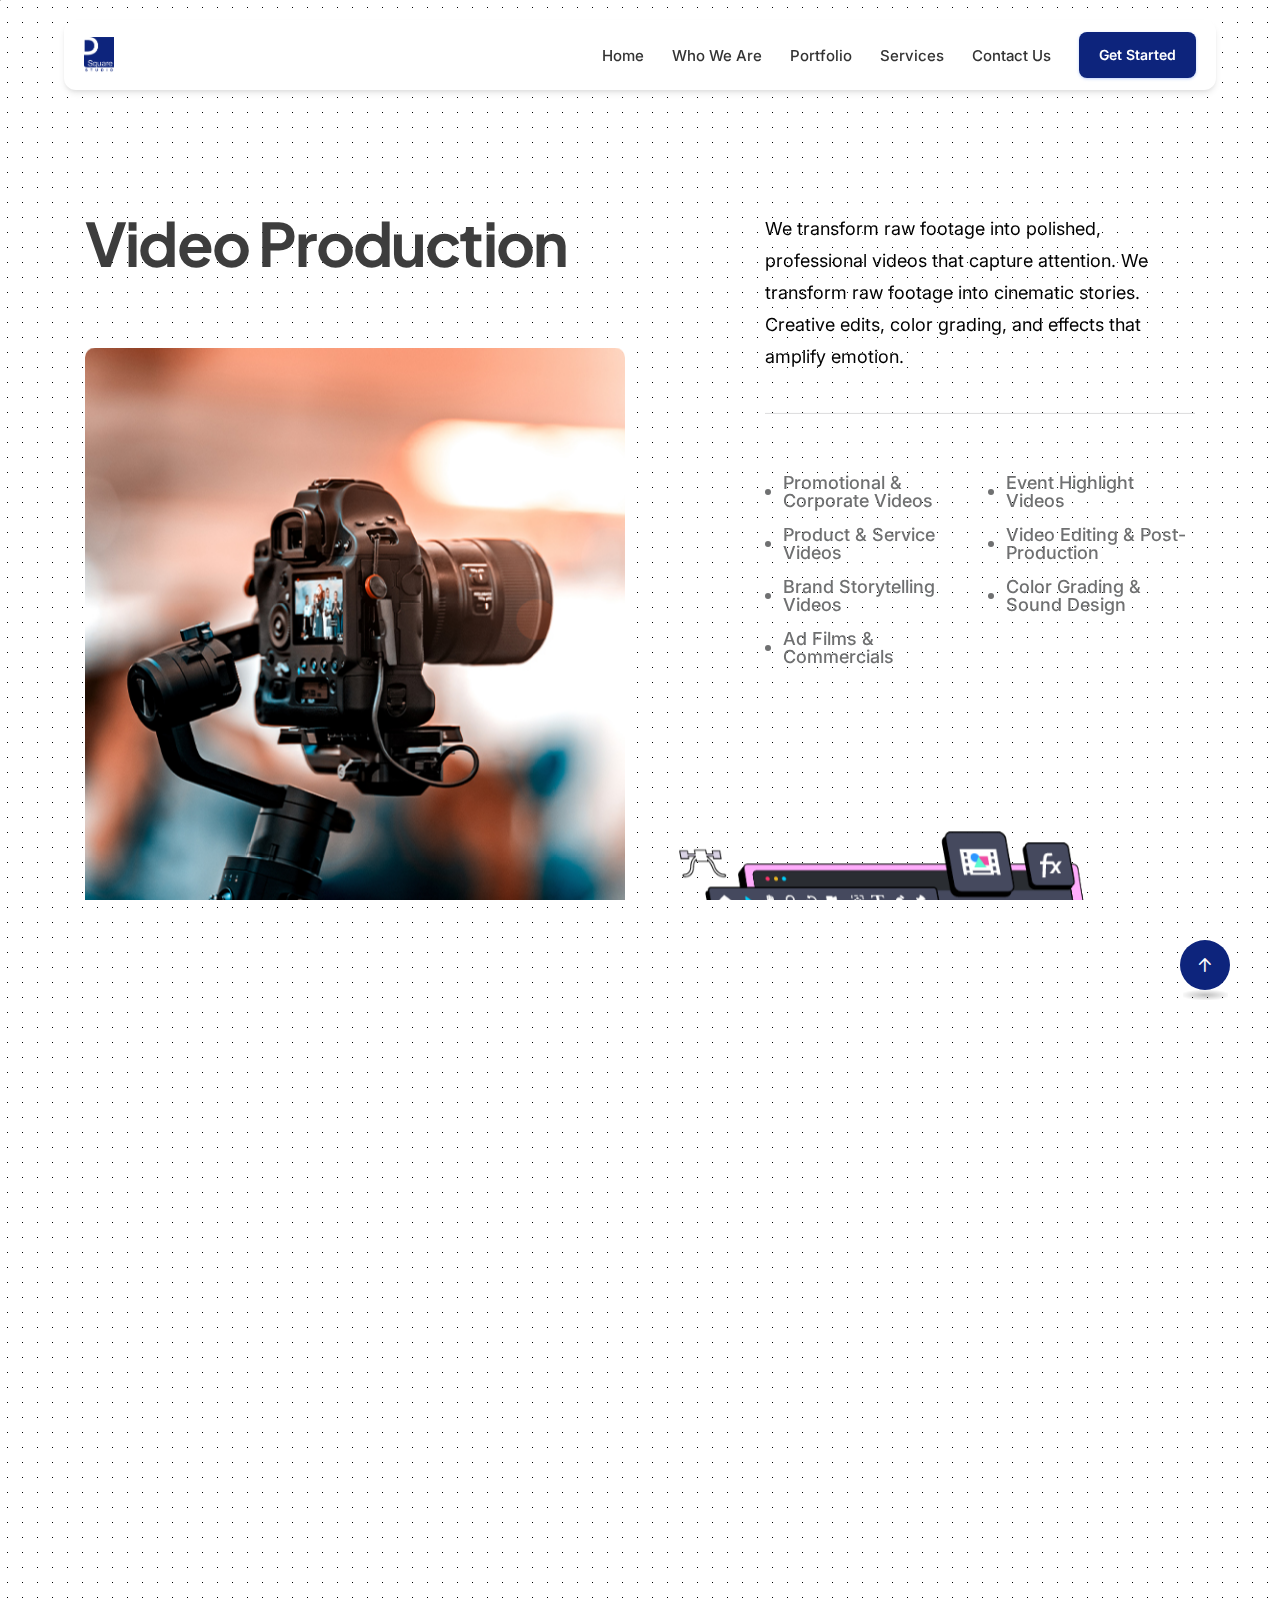
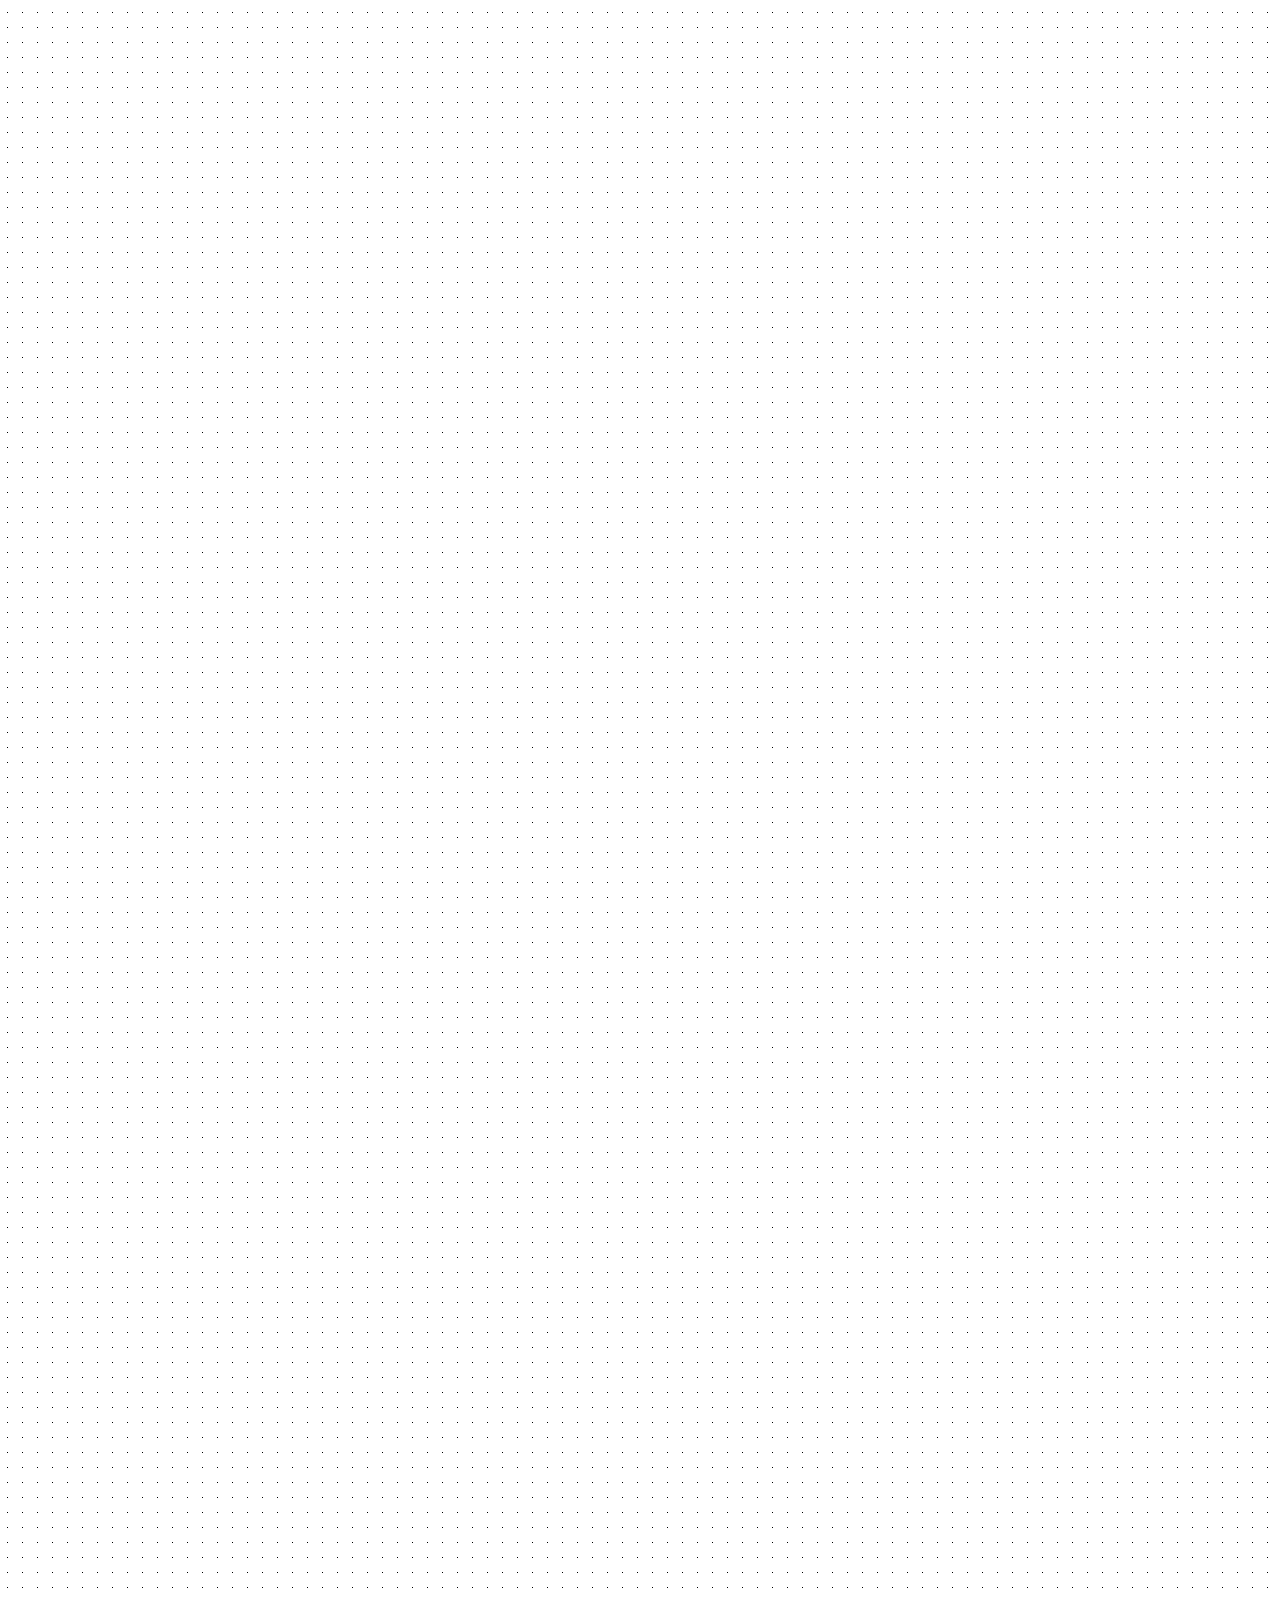
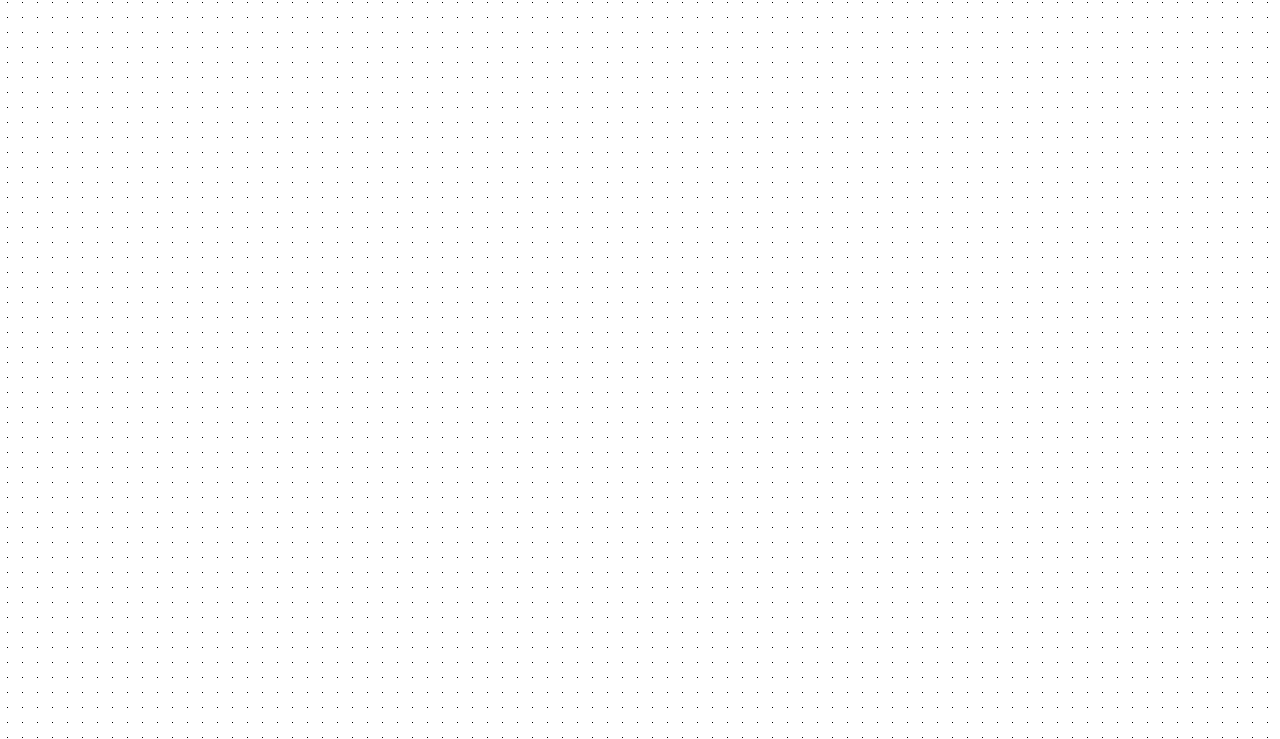
<file: service-details-videoEditing.html>
<!DOCTYPE html>
<html class="no-js" lang="zxx">
  <head>
    <meta charset="utf-8" />
    <meta http-equiv="x-ua-compatible" content="ie=edge" />
    <title>PSquare Studio</title>
    <meta name="description" content="PSquare Studio" />
    <meta name="viewport" content="width=device-width, initial-scale=1" />

    <link
      rel="shortcut icon"
      type="image/x-icon"
      href="assets/img/logo/Asset1.ico"
    />
    <!-- Place favicon.ico in the root directory -->

    <!-- CSS here -->
    <link rel="stylesheet" href="assets/css/header.css" />
    <!--<< Bootstrap min.css >>-->
    <link rel="stylesheet" href="assets/css/bootstrap.min.css" />
    <!--<< magnific-popup.css >>-->
    <link rel="stylesheet" href="assets/css/magnific-popup.css" />
    <!--<< fontawesome-all.min.css >>-->
    <link rel="stylesheet" href="assets/css/fontawesome-all.min.css" />
    <!--<< swiper-bundle.min.css >>-->
    <link rel="stylesheet" href="assets/css/swiper-bundle.min.css" />
    <!--<< odometer.css >>-->
    <link rel="stylesheet" href="assets/css/odometer.css" />
    <!--<< ion.rangeSlider.min.css >>-->
    <link rel="stylesheet" href="assets/css/ion.rangeSlider.min.css" />
    <!--<< effect-slicer.css >>-->
    <link rel="stylesheet" href="assets/css/effect-slicer.css" />
    <!--<< animate.css >>-->
    <link rel="stylesheet" href="assets/css/animate.css" />
    <!--<< default.css >>-->
    <link rel="stylesheet" href="assets/css/defauls-spacing.css" />
    <!--<< main.css >>-->
    <link rel="stylesheet" href="assets/css/main.css" />
  </head>

  <body>
    <!-- Preloader Start -->
    <div id="preloader" class="preloader">
      <div class="animation-preloader">
        <div class="spinner"></div>
        <div class="txt-loading">
          <span data-text-preloader="" class="letters-loading"> P </span>
          <span data-text-preloader="" class="letters-loading"> S </span>
          <span data-text-preloader="" class="letters-loading"> Q </span>
          <span data-text-preloader="" class="letters-loading"> U </span>
          <span data-text-preloader="" class="letters-loading"> A </span>
          <span data-text-preloader="" class="letters-loading"> R </span>
          <span data-text-preloader="" class="letters-loading"> E </span>
        </div>
        <p class="text-center">Loading</p>
      </div>
      <div class="loader">
        <div class="row">
          <div class="col-3 loader-section section-left">
            <div class="bg"></div>
          </div>
          <div class="col-3 loader-section section-left">
            <div class="bg"></div>
          </div>
          <div class="col-3 loader-section section-right">
            <div class="bg"></div>
          </div>
          <div class="col-3 loader-section section-right">
            <div class="bg"></div>
          </div>
        </div>
      </div>
    </div>

    <!-- Start Cursor Pointer -->
    <div class="mouse-follower">
      <span class="cursor-outline"></span>
      <span class="cursor-dot"></span>
    </div>
    <!-- End Cursor Pointer -->

    <!-- Scroll-top -->
    <button class="scroll__top scroll-to-target" data-target="html">
      <i class="fa-sharp fa-regular fa-arrow-up"></i>
    </button>
    <!-- Scroll-top-end-->

    <!-- header-area -->
    <header class="header-area">
      <div class="header-container">
        <!-- Logo -->
        <div class="logo">
          <a href="index.html">
            <!-- Replace with your actual logo -->
            <img src="assets/img/logo/Asset1.png" alt="Company Logo" />
          </a>
        </div>

        <!-- Desktop Navigation -->
        <nav>
          <ul class="nav-menu">
            <li><a href="index.html">Home</a></li>
            <li><a href="about.html">Who We Are</a></li>
            <li><a href="portfolio-three-columns.html">Portfolio</a></li>
            <li><a href="service.html">Services</a></li>
            <li><a href="contact.html">Contact Us</a></li>
            <li>
              <button
                class="cta-button"
                onclick="window.location.href='contact.html'"
              >
                Get Started
              </button>
            </li>
          </ul>
        </nav>

        <!-- Mobile Menu Toggle -->
        <button class="mobile-toggle" id="mobileToggle">
          <span></span>
          <span></span>
          <span></span>
        </button>
      </div>

      <!-- Mobile Menu -->
      <div class="mobile-menu" id="mobileMenu">
        <button class="close-menu" id="closeMenu">×</button>
        <ul>
          <li><a href="index.html">Home</a></li>
          <li><a href="about.html">Who We Are</a></li>
          <li><a href="portfolio-three-columns.html">Portfolio</a></li>
          <li><a href="service.html">Services</a></li>
          <li><a href="contact.html">Contact Us</a></li>
        </ul>
        <a href="contact.html"
          ><button class="cta-button">Get Started</button></a
        >
      </div>

      <!-- Overlay -->
      <div class="overlay" id="overlay"></div>
    </header>
    <!-- header-area-end -->

    <div id="smooth-wrapper">
      <div id="smooth-content">
        <main>
          <!-- td-service-hero-start -->
          <div class="td-service-area td-breadcrumb-spacing pb-45">
            <div class="container">
              <div class="row">
                <div class="col-lg-6">
                  <div class="td-breadcrumb-wrap">
                    <h2
                      class="td-section-page-title mb-35 wow fadeInLeft"
                      data-wow-delay=".5s"
                      data-wow-duration="1s"
                    >
                      Video Production
                    </h2>
                    <div
                      class="td-service-hero-thumb-2 fix td-rounded-10 pt-105 mb-30"
                    >
                      <img
                        data-speed=".9"
                        class="td-rounded-10"
                        src="assets/img/service/hero/3/thumb-2.jpg"
                        alt=""
                      />
                    </div>
                  </div>
                </div>
                <div class="col-lg-6">
                  <div class="td-service-hero-wrap">
                    <div
                      class="td-service-hero-content ml-110 wow fadeInRight"
                      data-wow-delay=".5s"
                      data-wow-duration="1s"
                    >
                      <p class="mb-40">
                        We transform raw footage into polished, professional
                        videos that capture attention. We transform raw footage
                        into cinematic stories. Creative edits, color grading,
                        and effects that amplify emotion.
                      </p>
                      <div class="td-service-hero-border mb-60"></div>
                      <div class="td-about-main-feature-list">
                        <ul>
                          <li>Promotional & Corporate Videos</li>
                          <li>Product & Service Videos</li>
                          <li>Brand Storytelling Videos</li>
                          <li>Ad Films & Commercials</li>
                          <li>Event Highlight Videos</li>
                          <li>Video Editing & Post-Production</li>
                          <li>Color Grading & Sound Design</li>
                        </ul>
                      </div>
                    </div>
                    <div class="td-service-hero-thumb fix td-rounded-10 pt-200">
                      <img
                        data-speed=".9"
                        class="td-rounded-10"
                        src="assets/img/service/hero/2/thumb.png"
                        alt=""
                      />
                    </div>
                  </div>
                </div>
              </div>
            </div>
          </div>
          <!-- td-service-hero-end -->

          <!-- td-service-process-area-start -->
          <div class="td-service-process-area td-service-2-main-wrap pt-125">
            <div class="container">
              <div class="row">
                <div class="col-xl-7">
                  <div class="td-service-2-title-wrap mb-60 td-title-anim">
                    <span class="td-section-2-subtitle mb-25 d-block"
                      >// P Square Working Process</span
                    >
                    <h2 class="td-section-2-title d-inline-block">
                      Our standard design thinking <span>process</span>
                    </h2>
                  </div>
                </div>
              </div>
              <div class="row gx-0">
                <div
                  class="col-lg-3 col-md-6 col-sm-6 wow fadeInUp"
                  data-wow-delay=".3s"
                  data-wow-duration="1s"
                >
                  <div class="td-service-process-item mt-120">
                    <span
                      class="icons mb-60 d-flex align-items-start justify-content-between"
                    >
                      <svg
                        width="64"
                        height="64"
                        viewBox="0 0 64 64"
                        fill="none"
                        xmlns="http://www.w3.org/2000/svg"
                      >
                        <path
                          d="M32.806 40.281C32.4277 39.7188 31.5723 39.7188 31.194 40.281L24.154 50.7425C24.0057 50.9629 23.962 51.2336 24.0338 51.4869L25.8878 58.0234L24.6687 62.7124C24.5171 63.295 24.9755 63.8594 25.6 63.8594H38.4C39.0246 63.8594 39.4828 63.295 39.3313 62.7124L38.1122 58.0234L39.9661 51.4869C40.038 51.2337 39.9943 50.963 39.846 50.7425L32.806 40.281ZM26.8295 62.0132L27.6295 58.9363H36.3704L37.1704 62.0132H26.8295Z"
                          fill="#1C1D1F"
                        />
                        <path
                          d="M0 63.8594C3.67377e-07 59.6571 0.827705 55.4959 2.43586 51.6135C4.04401 47.7311 6.40111 44.2034 9.37259 41.232C12.3441 38.2605 15.8717 35.9034 19.7541 34.2952C23.6366 32.6871 27.7977 31.8594 32 31.8594C36.2023 31.8594 40.3635 32.6871 44.2459 34.2952C48.1283 35.9034 51.6559 38.2605 54.6274 41.232C57.5989 44.2034 59.956 47.7311 61.5641 51.6135C63.1723 55.4959 64 59.6571 64 63.8594H60.16C60.16 60.1614 59.4316 56.4995 58.0164 53.083C56.6013 49.6665 54.527 46.5622 51.9121 43.9473C49.2972 41.3324 46.1929 39.2581 42.7764 37.8429C39.3598 36.4278 35.698 35.6994 32 35.6994C28.302 35.6994 24.6402 36.4278 21.2236 37.8429C17.8071 39.2581 14.7028 41.3323 12.0879 43.9472C9.47298 46.5621 7.39873 49.6665 5.98355 53.083C4.56838 56.4995 3.84 60.1614 3.84 63.8594H0Z"
                          fill="#1C1D1F"
                        />
                        <path
                          d="M64.0013 31.392C59.8165 31.4855 55.6544 30.7506 51.7526 29.2292C47.8507 27.7078 44.2856 25.4298 41.2607 22.5251C38.2357 19.6205 35.8103 16.1462 34.1229 12.3005C32.4354 8.45479 31.5189 4.31308 31.4258 0.111823L36.4315 0C36.51 3.54131 37.2825 7.03243 38.7049 10.274C40.1273 13.5156 42.1717 16.4442 44.7214 18.8926C47.2712 21.3409 50.2763 23.2611 53.5652 24.5435C56.8542 25.8259 60.3625 26.4454 63.8899 26.3666L64.0013 31.392Z"
                          fill="#1C1D1F"
                        />
                        <path
                          d="M23 12.8594C23 18.3822 18.5228 22.8594 13 22.8594C7.47715 22.8594 3 18.3822 3 12.8594C3 7.33652 7.47715 2.85938 13 2.85938C18.5228 2.85938 23 7.33652 23 12.8594Z"
                          fill="#1C1D1F"
                        />
                        <path
                          d="M62 7.85938C62 11.1731 59.3137 13.8594 56 13.8594C52.6863 13.8594 50 11.1731 50 7.85938C50 4.54567 52.6863 1.85938 56 1.85938C59.3137 1.85938 62 4.54567 62 7.85938Z"
                          fill="#1C1D1F"
                        />
                        <path
                          fill-rule="evenodd"
                          clip-rule="evenodd"
                          d="M36.7645 57.5901H27.2352L25.4679 51.3594H25.037L26.9025 57.9362H37.0973L38.7337 52.167H38.3028L36.7645 57.5901ZM36.4812 47.5336L31.9999 40.8743L28.446 46.1555L30.6609 43.582L31.4547 44.1873L26.5432 51.4858L27.991 56.5901H36.0087L37.4565 51.4858L32.5451 44.1873L33.3562 43.6033L36.3134 47.4469C36.3697 47.4726 36.4257 47.5016 36.4812 47.5336ZM32.4599 51.2439C32.4599 51.0294 32.2718 50.8208 31.9999 50.8208V49.8208C32.7867 49.8208 33.4599 50.4405 33.4599 51.2439H32.4599ZM39.8459 50.7424L32.8059 40.2809C32.4276 39.7187 31.5722 39.7187 31.1939 40.2809L24.1539 50.7424C24.0056 50.9628 23.9619 51.2335 24.0337 51.4868L25.8877 58.0233L24.6686 62.7123C24.517 63.2949 24.9754 63.8593 25.5999 63.8593H38.3999C39.0245 63.8593 39.4827 63.2949 39.3312 62.7123L38.1121 58.0233L39.966 51.4868C40.0379 51.2336 39.9942 50.9629 39.8459 50.7424ZM26.8294 62.0131H37.1703L36.3703 58.9362H27.6294L26.8294 62.0131ZM3.35974 51.9962C1.92952 55.449 1.13651 59.1295 1.01613 62.8594H2.85715C2.97684 59.3712 3.72194 55.9299 5.05967 52.7003C6.5251 49.1625 8.67301 45.9479 11.3808 43.2401C14.0885 40.5324 17.3031 38.3845 20.841 36.9191C24.3788 35.4536 28.1707 34.6994 32 34.6994C35.8293 34.6994 39.6212 35.4536 43.159 36.9191C46.6969 38.3845 49.9115 40.5324 52.6192 43.2401C55.327 45.9479 57.4749 49.1625 58.9403 52.7003C60.2781 55.9299 61.0232 59.3712 61.1428 62.8594H62.9839C62.8635 59.1295 62.0705 55.449 60.6403 51.9962C59.0824 48.2351 56.7989 44.8177 53.9203 41.9391C51.0417 39.0605 47.6243 36.777 43.8632 35.2191C40.1021 33.6612 36.071 32.8594 32 32.8594C27.929 32.8594 23.8979 33.6612 20.1368 35.2191C16.3757 36.777 12.9583 39.0604 10.0797 41.9391C7.20108 44.8177 4.91763 48.2351 3.35974 51.9962ZM63.9844 62.8594C63.8637 58.9981 63.0446 55.1877 61.5641 51.6135C59.956 47.7311 57.5989 44.2034 54.6274 41.232C51.6559 38.2605 48.1283 35.9034 44.2459 34.2952C40.3635 32.6871 36.2023 31.8594 32 31.8594C27.7977 31.8594 23.6366 32.6871 19.7541 34.2952C15.8717 35.9034 12.3441 38.2605 9.37259 41.232C6.40111 44.2034 4.04401 47.7311 2.43586 51.6135C0.955381 55.1877 0.136347 58.9981 0.015628 62.8594C0.0052172 63.1924 0 63.5257 0 63.8594H3.84C3.84 60.1614 4.56838 56.4995 5.98355 53.083C7.39873 49.6665 9.47298 46.5621 12.0879 43.9472C14.7028 41.3323 17.8071 39.2581 21.2236 37.8429C24.6402 36.4278 28.302 35.6994 32 35.6994C35.698 35.6994 39.3598 36.4278 42.7764 37.8429C46.1929 39.2581 49.2972 41.3324 51.9121 43.9473C54.527 46.5622 56.6013 49.6665 58.0164 53.083C59.4316 56.4995 60.16 60.1614 60.16 63.8594H64C64 63.5257 63.9948 63.1924 63.9844 62.8594ZM52.1145 28.2975C55.5827 29.6498 59.263 30.3605 62.9777 30.3984L62.9106 27.3707C59.5899 27.3252 56.3012 26.6842 53.2007 25.4752C49.789 24.145 46.672 22.1532 44.0275 19.6139C41.383 17.0745 39.2629 14.0373 37.7878 10.6758C36.4469 7.61977 35.663 4.34996 35.4704 1.02169L32.4625 1.08889C32.665 4.81579 33.5364 8.47815 35.0373 11.8987C36.6721 15.6244 39.0218 18.9902 41.952 21.8038C44.8821 24.6175 48.3354 26.824 52.1145 28.2975ZM31.4245 0.111823C31.4246 0.115562 31.4247 0.119302 31.4248 0.123041C31.4322 0.452844 31.4447 0.782278 31.4622 1.11123C31.668 4.96886 32.5681 8.76011 34.1216 12.3005C35.809 16.1462 38.2344 19.6205 41.2594 22.5251C44.2843 25.4298 47.8494 27.7078 51.7513 29.2292C55.3421 30.6293 59.1534 31.3634 62.9999 31.3986C63.3292 31.4016 63.6588 31.3995 63.9885 31.3923C63.9924 31.3922 63.9962 31.3921 64 31.392L63.8886 26.3666C63.8854 26.3667 63.8823 26.3668 63.8792 26.3668C60.3549 26.4443 56.8499 25.8248 53.5639 24.5435C50.275 23.2611 47.2699 21.3409 44.7201 18.8926C42.1704 16.4442 40.126 13.5156 38.7036 10.274C37.2825 7.03534 36.5101 3.54758 36.4304 0.0095356C36.4303 0.00635711 36.4303 0.00317857 36.4302 0L31.4245 0.111823ZM12.9999 21.8594C17.9704 21.8594 21.9999 17.8299 21.9999 12.8594C21.9999 7.88881 17.9704 3.85938 12.9999 3.85938C8.02931 3.85938 3.99988 7.88881 3.99988 12.8594C3.99988 17.8299 8.02931 21.8594 12.9999 21.8594ZM55.9999 12.8594C58.7613 12.8594 60.9999 10.6208 60.9999 7.85938C60.9999 5.09795 58.7613 2.85938 55.9999 2.85938C53.2385 2.85938 50.9999 5.09795 50.9999 7.85938C50.9999 10.6208 53.2385 12.8594 55.9999 12.8594ZM22.9999 12.8594C22.9999 18.3822 18.5227 22.8594 12.9999 22.8594C7.47703 22.8594 2.99988 18.3822 2.99988 12.8594C2.99988 7.33653 7.47703 2.85938 12.9999 2.85938C18.5227 2.85938 22.9999 7.33653 22.9999 12.8594ZM55.9999 13.8594C59.3136 13.8594 61.9999 11.1731 61.9999 7.85938C61.9999 4.54567 59.3136 1.85938 55.9999 1.85938C52.6862 1.85938 49.9999 4.54567 49.9999 7.85938C49.9999 11.1731 52.6862 13.8594 55.9999 13.8594Z"
                          fill="#1C1D1F"
                        />
                      </svg>
                      <span class="number">01</span>
                    </span>
                    <h5 class="title mb-15">Discover</h5>
                    <p class="para">
                      Explore User Needs & Brand Opportunities
                    </p>
                  </div>
                </div>
                <div
                  class="col-lg-3 col-md-6 col-sm-6 wow fadeInUp"
                  data-wow-delay=".5s"
                  data-wow-duration="1s"
                >
                  <div class="td-service-process-item">
                    <span
                      class="icons mb-60 d-flex align-items-start justify-content-between"
                    >
                      <svg
                        width="64"
                        height="64"
                        viewBox="0 0 64 64"
                        fill="none"
                        xmlns="http://www.w3.org/2000/svg"
                      >
                        <g clip-path="url(#clip0_15_1716)">
                          <path
                            d="M59.3333 16H4.66667C2.09333 16 0 13.9067 0 11.3333V4.66667C0 2.09333 2.09333 0 4.66667 0H59.3333C61.9067 0 64 2.09333 64 4.66667V11.3333C64 13.9067 61.9067 16 59.3333 16ZM4.66667 4C4.29867 4 4 4.29867 4 4.66667V11.3333C4 11.7013 4.29867 12 4.66667 12H59.3333C59.7013 12 60 11.7013 60 11.3333V4.66667C60 4.29867 59.7013 4 59.3333 4H4.66667Z"
                            fill="#1C1D1F"
                          />
                          <path
                            d="M59.332 64H25.9987C23.4254 64 21.332 61.9067 21.332 59.3333V26C21.332 23.4267 23.4254 21.3333 25.9987 21.3333H59.332C61.9054 21.3333 63.9987 23.4267 63.9987 26V59.3333C63.9987 61.9067 61.9054 64 59.332 64ZM25.9987 25.3333C25.6307 25.3333 25.332 25.632 25.332 26V59.3333C25.332 59.7013 25.6307 60 25.9987 60H59.332C59.7 60 59.9987 59.7013 59.9987 59.3333V26C59.9987 25.632 59.7 25.3333 59.332 25.3333H25.9987Z"
                            fill="#1C1D1F"
                          />
                          <path
                            d="M52.8746 42.6997L47.7703 37.5954C47.6115 37.4366 47.3307 37.4366 47.172 37.5954L46.0653 38.702C45.9001 38.8673 45.9001 39.1352 46.0653 39.3005L49.764 42.9987L46.0656 46.6976C45.9003 46.8629 45.9003 47.1308 46.0656 47.2961L47.1722 48.4027C47.2515 48.4821 47.3593 48.527 47.4714 48.527C47.5834 48.527 47.6913 48.4821 47.7707 48.4027L52.8746 43.2986C53.0399 43.1331 53.0399 42.865 52.8746 42.6997Z"
                            fill="#1C1D1F"
                          />
                          <path
                            d="M39.933 46.6976L36.2349 42.9992L39.9336 39.3009C40.013 39.2215 40.0576 39.114 40.0576 39.0017C40.0576 38.8895 40.0132 38.7818 39.9336 38.7024L38.827 37.5958C38.7476 37.5164 38.6399 37.4718 38.5277 37.4718C38.4156 37.4718 38.3078 37.5164 38.2285 37.5958L33.1239 42.6997C32.9587 42.865 32.9587 43.1329 33.1239 43.2984L38.2283 48.4025C38.3076 48.4819 38.4154 48.5268 38.5275 48.5268C38.6397 48.5268 38.7474 48.4819 38.8268 48.4025L39.9334 47.2959C40.0987 47.1308 40.0987 46.8629 39.933 46.6976Z"
                            fill="#1C1D1F"
                          />
                          <path
                            d="M45.9016 35.8782C45.8479 35.7796 45.7573 35.7063 45.6498 35.6746L44.7527 35.4098C44.5288 35.3434 44.293 35.4719 44.227 35.696L40.0623 49.7997C40.0305 49.9074 40.0428 50.0232 40.0964 50.1216C40.1499 50.2204 40.2406 50.2934 40.3481 50.3254L41.2453 50.5902C41.2853 50.602 41.3257 50.6077 41.3653 50.6077C41.5479 50.6077 41.7166 50.4884 41.771 50.304L45.9357 36.2001C45.9674 36.0924 45.9554 35.9766 45.9016 35.8782Z"
                            fill="#1C1D1F"
                          />
                          <path
                            d="M8 64C3.58933 64 0 60.4107 0 56C0 51.5893 3.58933 48 8 48C12.4107 48 16 51.5893 16 56C16 60.4107 12.4107 64 8 64ZM8 52C5.79467 52 4 53.7947 4 56C4 58.2053 5.79467 60 8 60C10.2053 60 12 58.2053 12 56C12 53.7947 10.2053 52 8 52Z"
                            fill="#1C1D1F"
                          />
                          <path
                            d="M14 34.6667H2C0.896 34.6667 0 33.7707 0 32.6667C0 31.5627 0.896 30.6667 2 30.6667H14C15.104 30.6667 16 31.5627 16 32.6667C16 33.7707 15.104 34.6667 14 34.6667Z"
                            fill="#1C1D1F"
                          />
                          <path
                            d="M14 26.6667H2C0.896 26.6667 0 25.7707 0 24.6667C0 23.5627 0.896 22.6667 2 22.6667H14C15.104 22.6667 16 23.5627 16 24.6667C16 25.7707 15.104 26.6667 14 26.6667Z"
                            fill="#1C1D1F"
                          />
                          <path
                            d="M14 42.6667H2C0.896 42.6667 0 41.7707 0 40.6667C0 39.5627 0.896 38.6667 2 38.6667H14C15.104 38.6667 16 39.5627 16 40.6667C16 41.7707 15.104 42.6667 14 42.6667Z"
                            fill="#1C1D1F"
                          />
                        </g>
                        <defs>
                          <clipPath id="clip0_15_1716">
                            <rect width="64" height="64" fill="white" />
                          </clipPath>
                        </defs>
                      </svg>
                      <span class="number">02</span>
                    </span>
                    <h5 class="title mb-15">Define</h5>
                    <p class="para">
                      Pinpoint Challenges & Set Clear Design Goals
                    </p>
                  </div>
                </div>
                <div
                  class="col-lg-3 col-md-6 col-sm-6 wow fadeInUp"
                  data-wow-delay=".7s"
                  data-wow-duration="1s"
                >
                  <div class="td-service-process-item mt-120">
                    <span
                      class="icons mb-60 d-flex align-items-start justify-content-between"
                    >
                      <svg
                        width="64"
                        height="64"
                        viewBox="0 0 64 64"
                        fill="none"
                        xmlns="http://www.w3.org/2000/svg"
                      >
                        <g clip-path="url(#clip0_15_1731)">
                          <path
                            fill-rule="evenodd"
                            clip-rule="evenodd"
                            d="M0 49.4655C0 48.5735 0.723231 47.8503 1.61525 47.8503C2.50726 47.8503 3.23049 48.5735 3.23049 49.4655V60.5542C3.23049 60.6729 3.32714 60.7695 3.44577 60.7695H14.5345C15.4265 60.7695 16.1497 61.4927 16.1497 62.3848C16.1497 63.2768 15.4265 64 14.5345 64H1.61525C0.723231 64 0 63.2768 0 62.3848V49.4655ZM23.1379 45.0618V23.4166C23.1379 23.298 23.2345 23.2013 23.3532 23.2013H44.9983C45.117 23.2013 45.2136 23.298 45.2136 23.4166V45.0618C45.2136 45.1804 45.117 45.2771 44.9983 45.2771H23.3532C23.2345 45.2771 23.1379 45.1804 23.1379 45.0618ZM50.1915 33.1724L49.7561 33.1207C49.6929 33.1131 49.6355 33.1312 49.5878 33.1736C49.5402 33.216 49.5155 33.2709 49.5155 33.3346V48.4281C49.5155 49.0638 49.0004 49.5791 48.3644 49.5791H33.2709C33.2073 49.5791 33.1523 49.6039 33.1099 49.6515C33.0676 49.6991 33.0495 49.7566 33.057 49.8198L33.1088 50.2552C33.5148 53.6799 35.0632 56.8543 37.5008 59.2919C40.391 62.1821 44.2765 63.7916 48.3644 63.7916C52.4523 63.7916 56.3378 62.1821 59.228 59.2919C62.1182 56.4017 63.7277 52.5162 63.7277 48.4283C63.7277 44.3404 62.1182 40.4549 59.228 37.5647C56.7906 35.1269 53.6164 33.5783 50.1915 33.1724ZM18.6206 30.763C18.7392 30.763 18.8358 30.6663 18.8358 30.5477V20.0505C18.8358 19.4148 19.3509 18.8995 19.9866 18.8995H26.3849C26.4616 18.8995 26.5276 18.8626 26.5681 18.7974C26.6086 18.7321 26.6118 18.6565 26.5775 18.5878L18.1973 1.82732C18.16 1.75243 18.0883 1.70846 18.0047 1.70846C17.9212 1.70846 17.8495 1.75266 17.8121 1.82732L3.50027 30.4513C3.46592 30.52 3.46936 30.5953 3.50966 30.6608C3.54997 30.7261 3.61593 30.763 3.69288 30.763H18.6206ZM64.0005 14.5345C64.0005 15.4265 63.2772 16.1497 62.3852 16.1497C61.4932 16.1497 60.77 15.4265 60.77 14.5345V3.44577C60.77 3.32714 60.6733 3.23049 60.5547 3.23049H49.466C48.574 3.23049 47.8507 2.50726 47.8507 1.61525C47.8507 0.723231 48.574 0 49.466 0H62.3852C63.2772 0 64.0005 0.723231 64.0005 1.61525V14.5345Z"
                            fill="#1C1D1F"
                          />
                        </g>
                        <defs>
                          <clipPath id="clip0_15_1731">
                            <rect width="64" height="64" fill="white" />
                          </clipPath>
                        </defs>
                      </svg>
                      <span class="number">03</span>
                    </span>
                    <h5 class="title mb-15">Develop</h5>
                    <p class="para">
                      Craft Creative, Innovative Design Solutions
                    </p>
                  </div>
                </div>
                <div
                  class="col-lg-3 col-md-6 col-sm-6 wow fadeInUp"
                  data-wow-delay=".9s"
                  data-wow-duration="1s"
                >
                  <div class="td-service-process-item">
                    <span
                      class="icons mb-60 d-flex align-items-start justify-content-between"
                    >
                      <svg
                        width="64"
                        height="64"
                        viewBox="0 0 64 64"
                        fill="none"
                        xmlns="http://www.w3.org/2000/svg"
                      >
                        <g clip-path="url(#clip0_15_1738)">
                          <path
                            d="M45.7148 3.04762C45.7148 1.92552 46.6244 1.01587 47.7465 1.01587H61.9688C63.0909 1.01587 64.0005 1.92552 64.0005 3.04762V17.2698C64.0005 18.3919 63.0909 19.3016 61.9688 19.3016H45.7148V3.04762Z"
                            fill="#1C1D1F"
                          />
                          <path
                            fill-rule="evenodd"
                            clip-rule="evenodd"
                            d="M61.9688 2.07977H47.7465C47.212 2.07977 46.7787 2.51309 46.7787 3.04762V18.2377H61.9688C62.5033 18.2377 62.9366 17.8044 62.9366 17.2698V3.04762C62.9366 2.51309 62.5033 2.07977 61.9688 2.07977ZM47.7465 1.01587C46.6244 1.01587 45.7148 1.92552 45.7148 3.04762V19.3016H61.9688C63.0909 19.3016 64.0005 18.3919 64.0005 17.2698V3.04762C64.0005 1.92552 63.0909 1.01587 61.9688 1.01587H47.7465Z"
                            fill="#1C1D1F"
                          />
                          <path
                            fill-rule="evenodd"
                            clip-rule="evenodd"
                            d="M45.7138 19.3015H20.317C19.7559 19.3015 19.3011 19.7563 19.3011 20.3174V45.7142H45.7138V19.3015ZM20.317 18.2856C19.1949 18.2856 18.2852 19.1953 18.2852 20.3174V46.7301H46.7297V18.2856H20.317Z"
                            fill="#1C1D1F"
                          />
                          <path
                            d="M1.01562 47.7461C1.01562 46.624 1.92528 45.7144 3.04738 45.7144H19.3014V61.9684C19.3014 63.0905 18.3917 64.0001 17.2696 64.0001H3.04738C1.92528 64.0001 1.01562 63.0905 1.01562 61.9684V47.7461Z"
                            fill="#1C1D1F"
                          />
                          <path
                            fill-rule="evenodd"
                            clip-rule="evenodd"
                            d="M18.2375 46.7783H3.04738C2.51285 46.7783 2.07953 47.2116 2.07953 47.7461V61.9684C2.07953 62.5029 2.51285 62.9362 3.04738 62.9362H17.2696C17.8042 62.9362 18.2375 62.5029 18.2375 61.9684V46.7783ZM3.04738 45.7144C1.92528 45.7144 1.01562 46.624 1.01562 47.7461V61.9684C1.01562 63.0905 1.92528 64.0001 3.04738 64.0001H17.2696C18.3917 64.0001 19.3014 63.0905 19.3014 61.9684V45.7144H3.04738Z"
                            fill="#1C1D1F"
                          />
                          <path
                            d="M45.7148 45.7144H61.9688C63.0909 45.7144 64.0005 46.624 64.0005 47.7461V61.9684C64.0005 63.0905 63.0909 64.0001 61.9688 64.0001H47.7465C46.6244 64.0001 45.7148 63.0905 45.7148 61.9684V45.7144Z"
                            fill="#1C1D1F"
                          />
                          <path
                            fill-rule="evenodd"
                            clip-rule="evenodd"
                            d="M61.9688 46.7783H46.7787V61.9684C46.7787 62.5029 47.212 62.9362 47.7465 62.9362H61.9688C62.5033 62.9362 62.9366 62.5029 62.9366 61.9684V47.7461C62.9366 47.2116 62.5033 46.7783 61.9688 46.7783ZM45.7148 45.7144V61.9684C45.7148 63.0905 46.6244 64.0001 47.7465 64.0001H61.9688C63.0909 64.0001 64.0005 63.0905 64.0005 61.9684V47.7461C64.0005 46.624 63.0909 45.7144 61.9688 45.7144H45.7148Z"
                            fill="#1C1D1F"
                          />
                          <path
                            d="M0 2.03175C0 0.909646 0.909644 0 2.03175 0H16.3729C18.1829 0 19.0894 2.18848 17.8095 3.46841L3.46841 17.8095C2.18848 19.0894 0 18.1829 0 16.3729V2.03175Z"
                            fill="#1C1D1F"
                          />
                          <path
                            fill-rule="evenodd"
                            clip-rule="evenodd"
                            d="M16.3729 1.18211H2.03175C1.56251 1.18211 1.18211 1.5625 1.18211 2.03175V16.3729C1.18211 17.1298 2.09729 17.5089 2.63253 16.9736L16.9736 2.63253C17.5089 2.09729 17.1298 1.18211 16.3729 1.18211ZM2.03175 0C0.909644 0 0 0.909646 0 2.03175V16.3729C0 18.1829 2.18848 19.0894 3.46841 17.8095L17.8095 3.46841C19.0894 2.18848 18.1829 0 16.3729 0H2.03175Z"
                            fill="#1C1D1F"
                          />
                          <path
                            d="M31.1453 38.5718C30.5455 38.4301 30.1728 37.8177 30.3094 37.2022L32.5365 27.2996C32.6761 26.6857 33.2744 26.2972 33.8713 26.4434C34.4711 26.5851 34.8438 27.1976 34.7072 27.813L32.4801 37.7156C32.3391 38.3463 31.7229 38.7166 31.1453 38.5718Z"
                            fill="#1C1D1F"
                          />
                          <path
                            fill-rule="evenodd"
                            clip-rule="evenodd"
                            d="M34.7072 27.813L32.4801 37.7156C32.3391 38.3463 31.7229 38.7166 31.1453 38.5718C30.5455 38.4301 30.1728 37.8177 30.3094 37.2022L32.5365 27.2996C32.6761 26.6857 33.2744 26.2972 33.8713 26.4434C34.4711 26.5851 34.8438 27.1976 34.7072 27.813Z"
                            fill="#1C1D1F"
                          />
                          <path
                            d="M37.3329 37.0791C37.0285 37.0791 36.7256 36.9512 36.5044 36.7013C36.0931 36.2306 36.1303 35.51 36.5876 35.0864L39.3804 32.5087L36.5876 29.931C36.1303 29.509 36.0931 28.7869 36.5044 28.3161C36.9172 27.8469 37.6209 27.8103 38.0782 28.2308L41.7901 31.6586C42.0247 31.8765 42.1583 32.1842 42.1583 32.5087C42.1583 32.8332 42.0247 33.141 41.7901 33.3588L38.0782 36.7866C37.8644 36.9832 37.5987 37.0791 37.3329 37.0791Z"
                            fill="#1C1D1F"
                          />
                          <path
                            fill-rule="evenodd"
                            clip-rule="evenodd"
                            d="M36.5876 35.0864C36.1303 35.51 36.0931 36.2306 36.5044 36.7013C36.7256 36.9512 37.0285 37.0791 37.3329 37.0791C37.5987 37.0791 37.8644 36.9832 38.0782 36.7866L41.7901 33.3588C42.0247 33.141 42.1583 32.8332 42.1583 32.5087C42.1583 32.1842 42.0247 31.8765 41.7901 31.6586L38.0782 28.2308C37.6209 27.8103 36.9172 27.8469 36.5044 28.3161C36.0931 28.7869 36.1303 29.509 36.5876 29.931L39.3804 32.5087L36.5876 35.0864Z"
                            fill="#1C1D1F"
                          />
                          <path
                            d="M27.6828 37.0789C27.4171 37.0789 27.1513 36.9829 26.9375 36.7864L23.2257 33.3585C22.9911 33.1407 22.8574 32.8329 22.8574 32.5084C22.8574 32.1839 22.9911 31.8762 23.2257 31.6583L26.9375 28.2305C27.3948 27.81 28.0986 27.8481 28.5113 28.3158C28.9226 28.7866 28.8855 29.5072 28.4282 29.9307L25.6354 32.5084L28.4282 35.0862C28.8855 35.5082 28.9226 36.2303 28.5113 36.701C28.2901 36.9509 27.9872 37.0789 27.6828 37.0789Z"
                            fill="#1C1D1F"
                          />
                          <path
                            fill-rule="evenodd"
                            clip-rule="evenodd"
                            d="M25.6354 32.5084L28.4282 35.0862C28.8855 35.5082 28.9226 36.2303 28.5113 36.701C28.2901 36.9509 27.9872 37.0789 27.6828 37.0789C27.4171 37.0789 27.1513 36.9829 26.9375 36.7864L23.2257 33.3585C22.9911 33.1407 22.8574 32.8329 22.8574 32.5084C22.8574 32.1839 22.9911 31.8762 23.2257 31.6583L26.9375 28.2305C27.3948 27.81 28.0986 27.8481 28.5113 28.3158C28.9226 28.7866 28.8855 29.5072 28.4282 29.9307L25.6354 32.5084Z"
                            fill="#1C1D1F"
                          />
                        </g>
                        <defs>
                          <clipPath id="clip0_15_1738">
                            <rect width="64" height="64" fill="white" />
                          </clipPath>
                        </defs>
                      </svg>
                      <span class="number">04</span>
                    </span>
                    <h5 class="title mb-15">Deliver</h5>
                    <p class="para">
                      Refined designs, delivered with precision and care
                    </p>
                  </div>
                </div>
              </div>
            </div>
          </div>
          <!-- td-service-process-area-end -->

          <!-- td-service-replace-area-start -->
          <div class="td-service-replace-area pt-120 pb-130">
            <div class="container">
              <div class="row">
                <div class="col-lg-10">
                  <div class="td-service-main-content mb-85">
                    <h2 class="td-text-invert">
                      Transform Footage into <br /> Emotion.
                    </h2>
                  </div>
                </div>
                <div class="col-lg-4">
                  <div class="td-service-replace-shape pt-100 pb-30">
                    <img src="assets/img/service/replace/shape.png" alt="" />
                  </div>
                </div>
                <div class="col-lg-8">
                  <div class="td-service-replace-content">
                    <div class="td-service-replace-thumb mb-50">
                      <img
                        class="td-rounded-10"
                        src="assets/img/service/hero/3/thumb copy.jpg"
                        alt=""
                      />
                    </div>
                  </div>
                </div>
              </div>
            </div>
          </div>
          <!-- td-service-replace-area-end -->

          <!-- td-cta-area-start -->
          <div class="td-cta-area">
            <div class="container">
              <div class="col-lg-12">
                <div
                  class="td-cta-wrap p-relative z-index-1 text-center pt-135 pb-135 include-bg"
                  data-background="assets/img/cta/bg.jpg"
                >
                  <img
                    class="td-cta-shape d-none d-xl-block"
                    src="assets/img/cta/cta.png"
                    alt=""
                  />
                  <h2 class="title p-relative d-inline-block">
                    <img
                      class="td-cta-shape-2 d-none d-md-block"
                      src="assets/img/cta/cta-2.png"
                      alt=""
                    />
                    <a class="td-text-invert" href="contact.html">
                      HAVE A<br />
                      PROJECTS<br />
                      IN MINDS
                    </a>
                  </h2>
                </div>
              </div>
            </div>
          </div>
          <br />
          <br />
          <br />
          <br />
          <br />
          <br />
          <br />
          <br />
          <br />
          <!-- td-cta-area-end -->
        </main>
        <!-- main-area-end -->

        <!-- footer-area-start -->
        <footer>
          <br />
          <br />
          <div class="td-footer-area td-footer-2-wrap">
            <div class="container">
              <div class="row">
                <div class="col-lg-6 mb-30">
                  <div class="td-footer-3-widget">
                    <h2 class="td-footer-2-bigtitle">
                      Entrust design<br />
                      to professionals
                    </h2>
                  </div>
                </div>
                <div class="col-lg-3 col-md-6 col-sm-6 mb-30">
                  <div class="td-footer-3-widget">
                    <h4 class="td-footer-3-title mb-15">India</h4>
                    <a class="links mb-40 d-inline-block" href="#"
                      >Ranip —<br />
                      Ahmedabad, Gujarat</a
                    >

                    <div class="td-footer-3-social">
                      <a href="http://www.facebook.com/PSQUAERE?mibextid=ZbWKwL"
                        ><i class="fa-brands fa-facebook-f"></i
                      ></a>
                      <a
                        href="https://www.linkedin.com/company/the-psquare-studio/?viewAsMember=true"
                        ><i class="fa-brands fa-linkedin-in"></i
                      ></a>
                      <a href="https://www.instagram.com/thepsquarestudio/"
                        ><i class="fa-brands fa-instagram"></i
                      ></a>
                      <a
                        href="https://api.whatsapp.com/send/?phone=%2B919898709490&text&type=phone_number&app_absent=0"
                        ><i class="fa-brands fa-whatsapp"></i
                      ></a>
                    </div>
                  </div>
                </div>
                <div class="col-lg-3 col-md-6 col-sm-6 mb-30">
                  <div class="td-footer-3-widget">
                    <h4 class="td-footer-3-title mb-15">Say hello!</h4>
                    <a class="links links-3 d-block mb-5" href="#"
                      >thepsquarestudio25@gmail.com</a
                    >
                    <a class="links-2" href="tel:+1234567890"
                      >+91 98987 09490</a
                    >
                  </div>
                </div>
              </div>
            </div>
            <div class="container">
              <div class="td-footer-2-border mt-60">
                <div class="row align-items-center">
                  <div class="col-lg-8">
                    <div class="td-footer-3-menu mb-10">
                      <ul>
                        <li>
                          <a href="about.html">Who We Are</a>
                        </li>
                        <li>
                          <a href="portfolio-two-columns.html">Portfolio</a>
                        </li>
                        <li><a href="service.html">Services</a></li>
                        <!-- <li><a href="#">Blog</a></li> -->
                        <li><a href="contact.html">Contact</a></li>
                      </ul>
                    </div>
                  </div>
                  <div class="col-lg-4">
                    <div class="td-footer-3-copyright text-lg-end mb-10">
                      <p>
                        © 2025 <a href="#">PSQUARE.</a> All Rights Reserved.
                      </p>
                    </div>
                  </div>
                </div>
              </div>
            </div>
          </div>
        </footer>
        <!-- footer-area-end -->
      </div>
    </div>

    <!-- JS here -->
    <!-- header.js -->
    <script src="assets/js/header.js"></script>
    <!--<< jquery.Js >>-->
    <script src="assets/js/vendor/jquery.js"></script>
    <!--<< bootstrap.min.Js >>-->
    <script src="assets/js/bootstrap.min.js"></script>
    <!--<< gsap.Js >>-->
    <script src="assets/js/jsap/gsap.js"></script>
    <!--<< gsap-scroll-smoother.Js >>-->
    <script src="assets/js/jsap/gsap-scroll-smoother.js"></script>
    <!--<< gsap-scroll-trigger.Js >>-->
    <script src="assets/js/jsap/gsap-scroll-trigger.js"></script>
    <!--<< gsap-scroll-to-plugin.Js >>-->
    <script src="assets/js/jsap/gsap-scroll-to-plugin.js"></script>
    <!--<< gsap-split-text.Js >>-->
    <script src="assets/js/jsap/gsap-split-text.js"></script>
    <!--<< isotope.pkgd.min.Js >>-->
    <script src="assets/js/isotope.pkgd.min.js"></script>
    <!--<< ion.rangeSlider.min.Js >>-->
    <script src="assets/js/ion.rangeSlider.min.js"></script>
    <!--<< effect-slicer.Js >>-->
    <script src="assets/js/effect-slicer.js"></script>
    <!--<< imagesloaded.pkgd.min.Js >>-->
    <script src="assets/js/imagesloaded.pkgd.min.js"></script>
    <!--<< jquery.magnific-popup.min.Js >>-->
    <script src="assets/js/jquery.magnific-popup.min.js"></script>
    <!--<< jquery.odometer.min.Js >>-->
    <script src="assets/js/jquery.odometer.min.js"></script>
    <!--<< jquery-appear.Js >>-->
    <script src="assets/js/jquery-appear.js"></script>
    <!--<< swiper-bundle.min.Js >>-->
    <script src="assets/js/swiper-bundle.min.js"></script>
    <!--<< jquery.nice-select.min.Js >>-->
    <script src="assets/js/nice-select.js"></script>
    <!--<< wow.Js >>-->
    <script src="assets/js/wow.js"></script>
    <!--<< ajax-form.Js >>-->
    <script src="assets/js/ajax-form.js"></script>
    <!--<< main.Js >>-->
    <script src="assets/js/main.js"></script>
  </body>
</html>
</file>
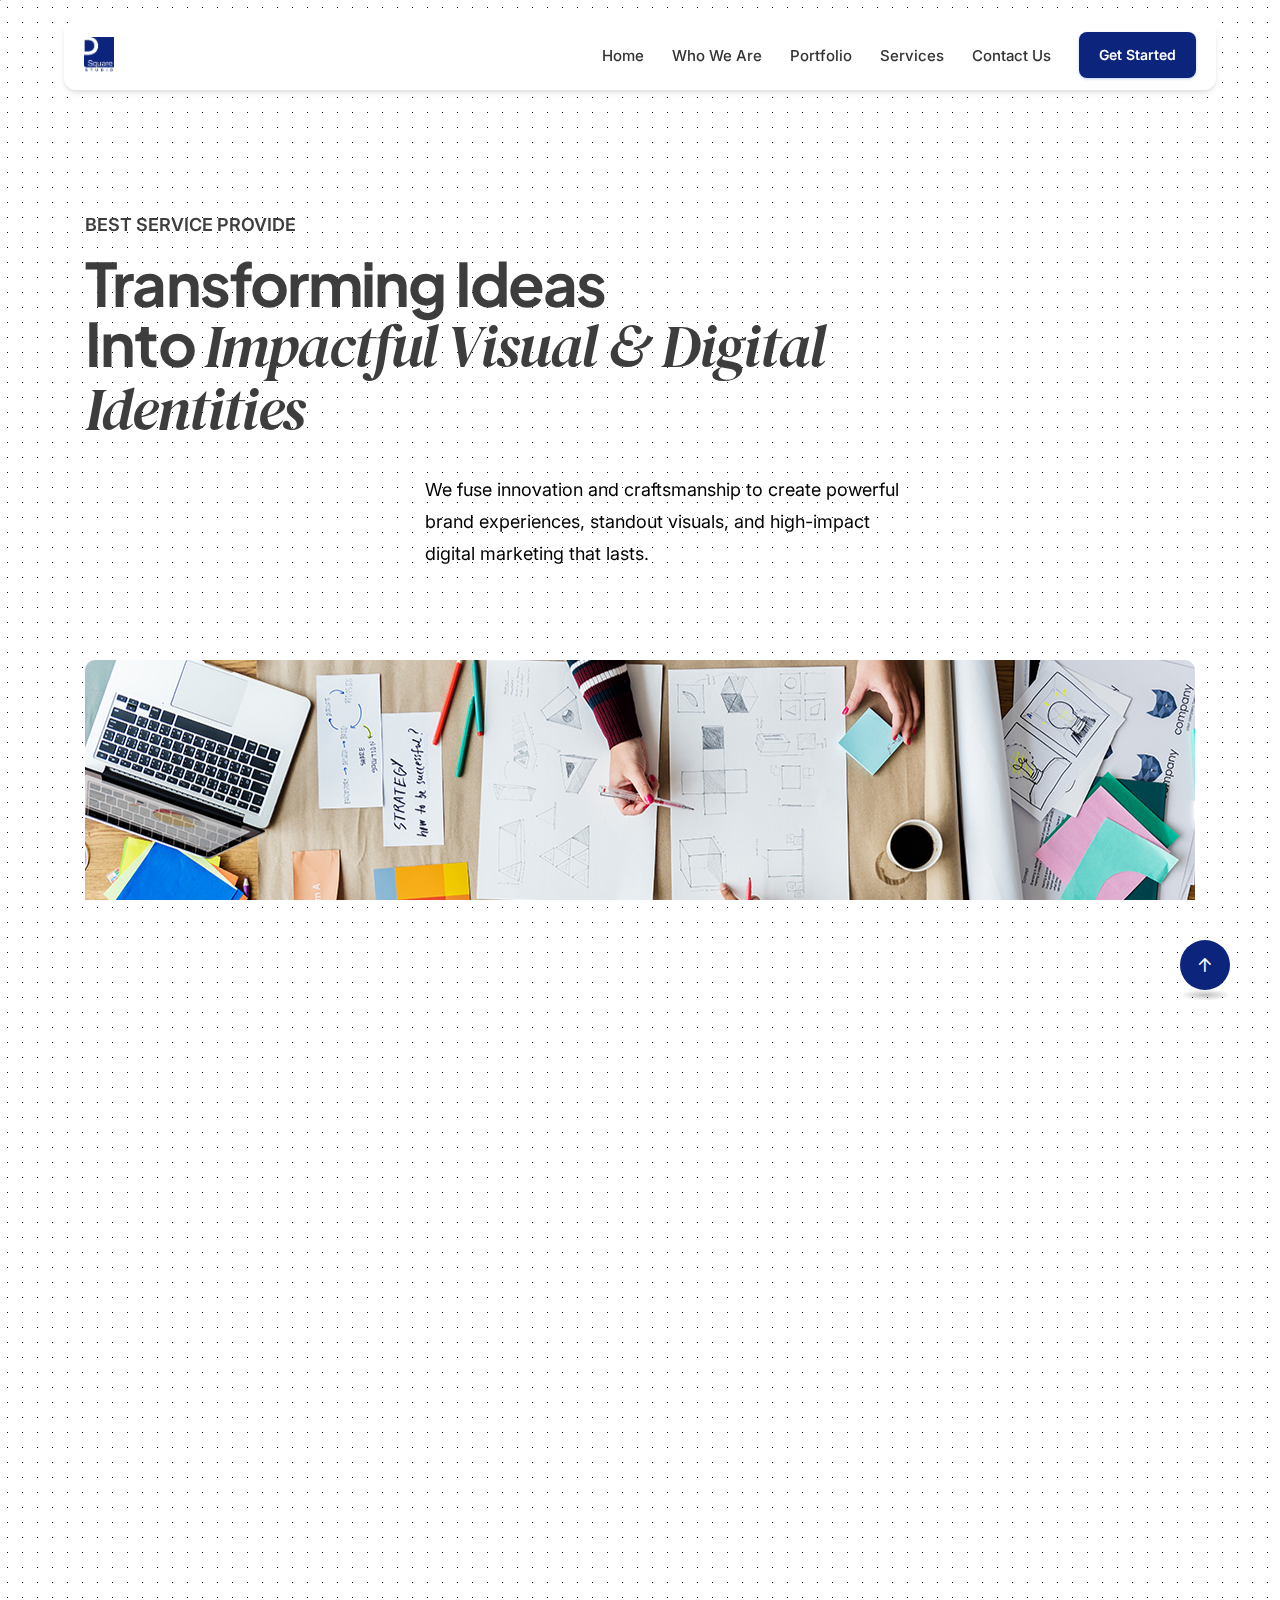
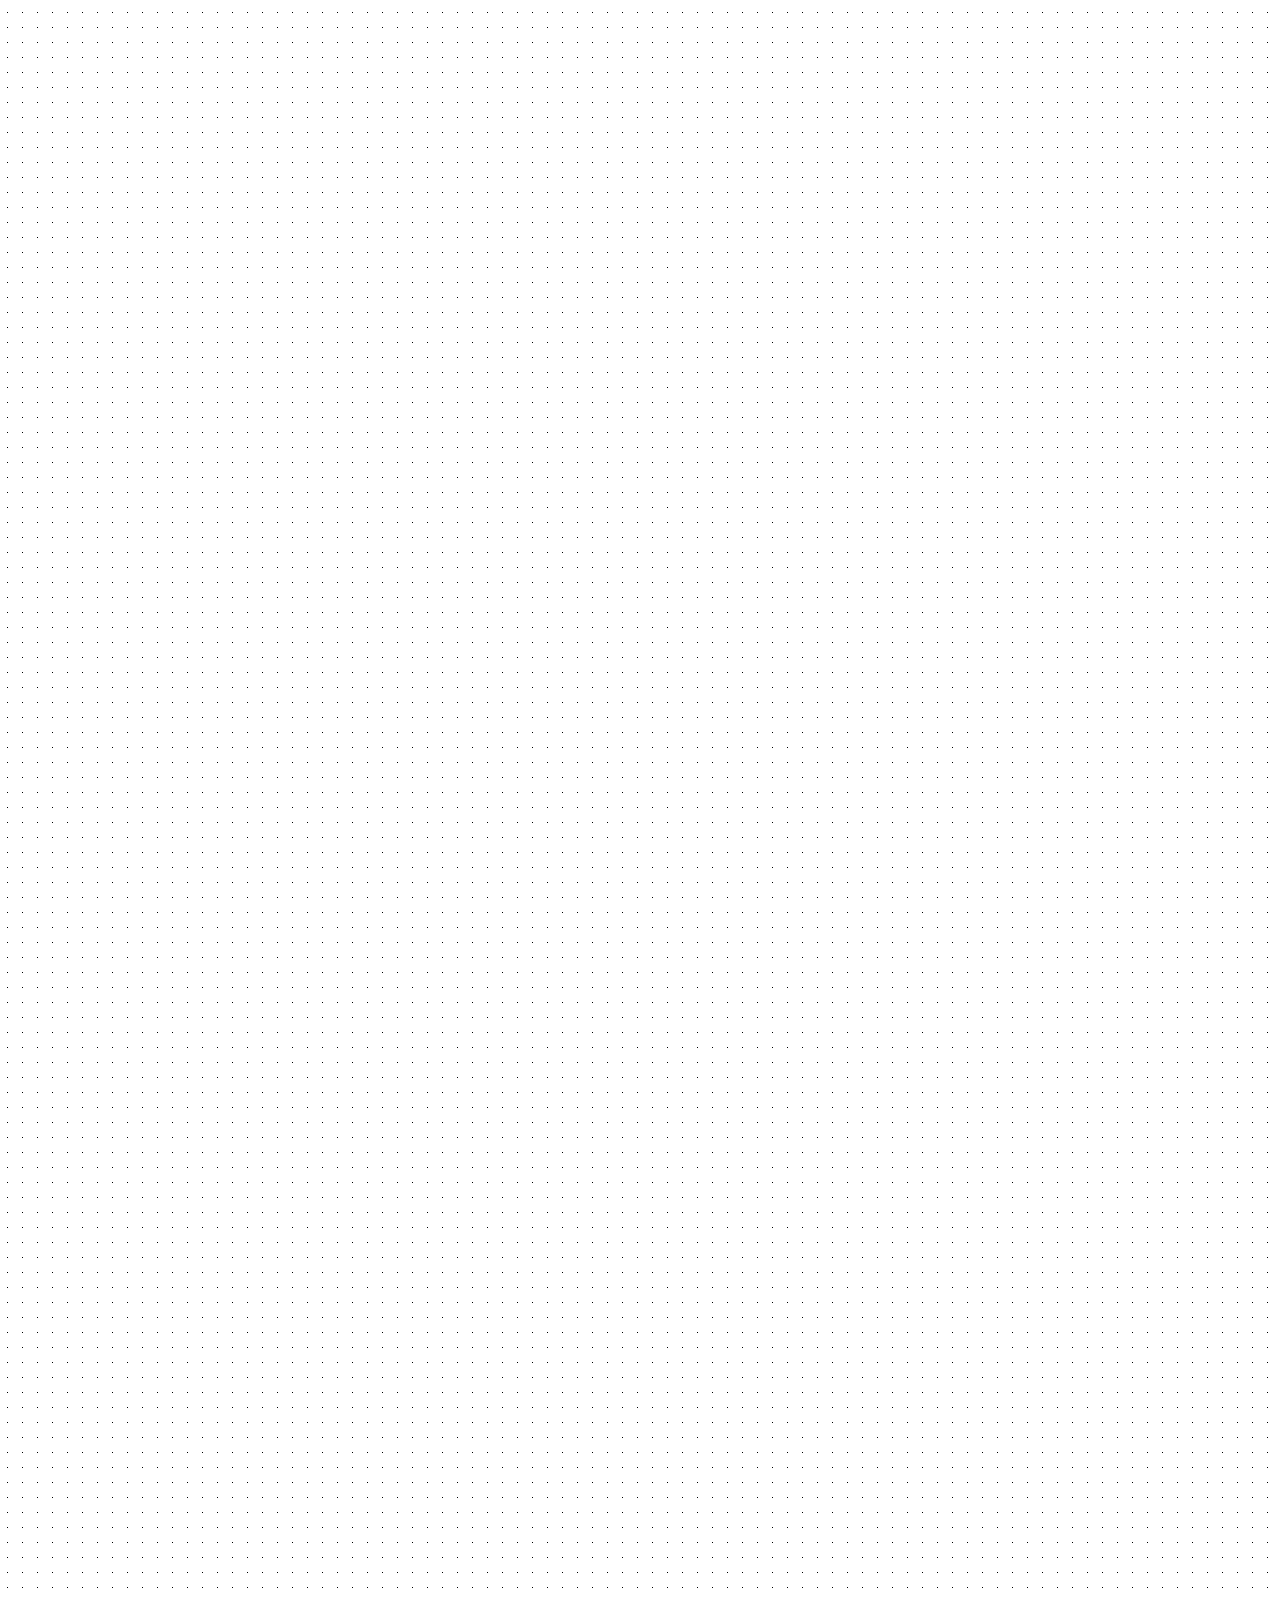
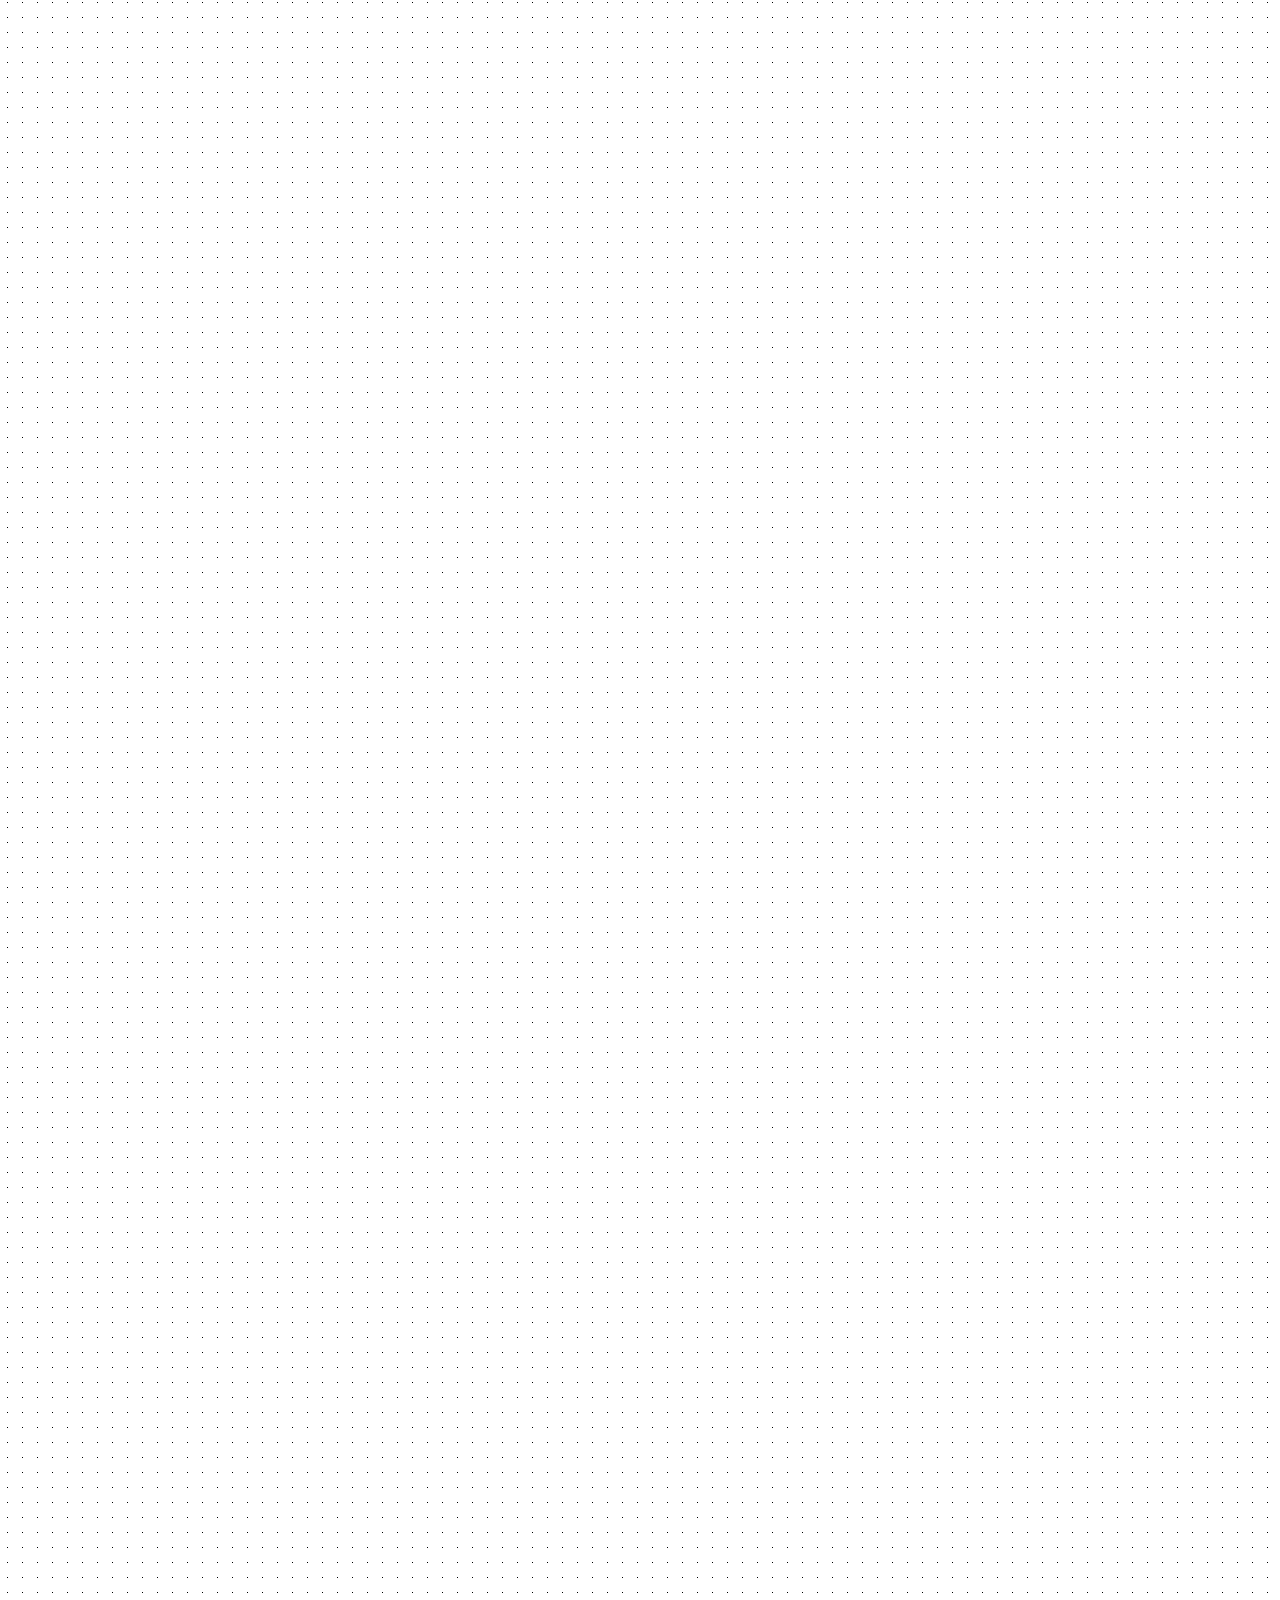
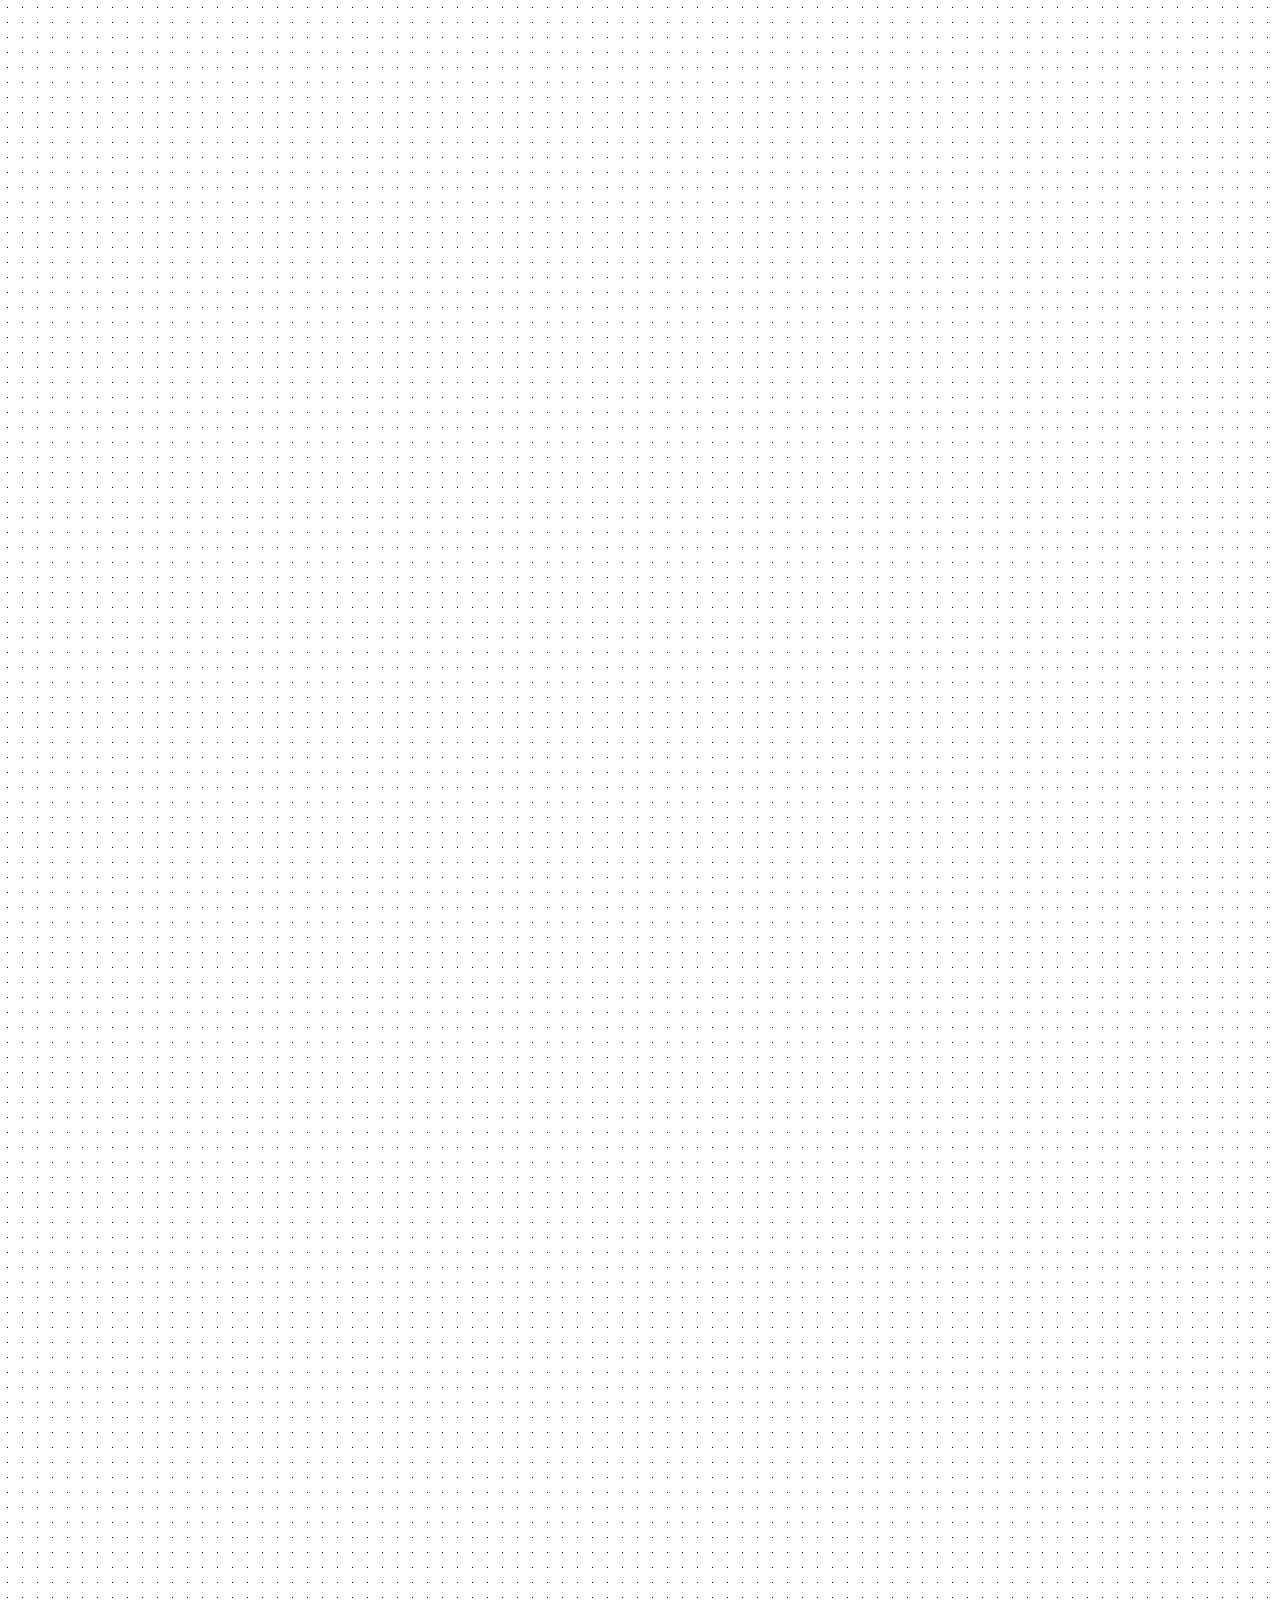
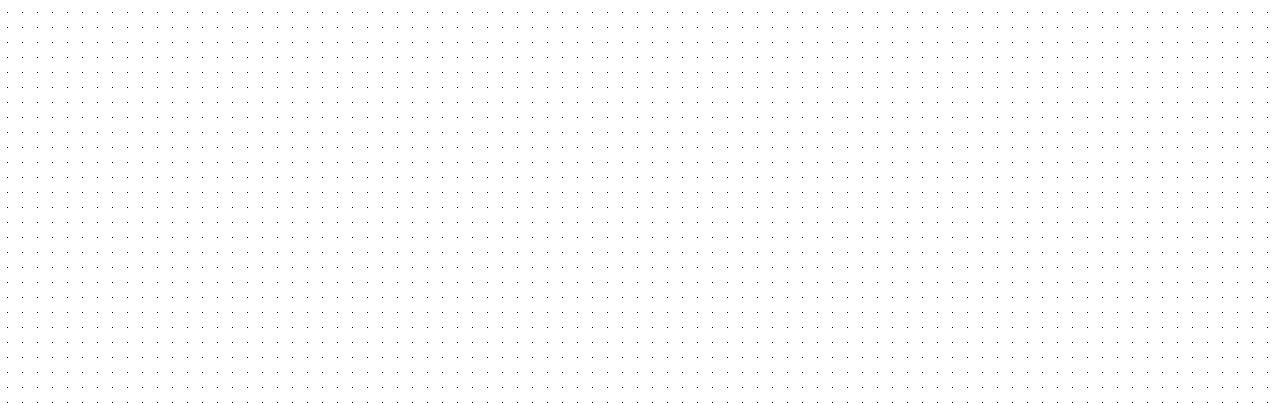
<file: service.html>
<!DOCTYPE html>
<html class="no-js" lang="zxx">
  <head>
    <meta charset="utf-8" />
    <meta http-equiv="x-ua-compatible" content="ie=edge" />
    <title>PSquare Studio</title>
    <meta name="description" content="PSquare Studio" />
    <meta name="viewport" content="width=device-width, initial-scale=1" />

    <link
      rel="shortcut icon"
      type="image/x-icon"
      href="assets/img/logo/Asset1.ico"
    />
    <!-- Place favicon.ico in the root directory -->

    <!-- CSS here -->
    <link rel="stylesheet" href="assets/css/header.css" />
    <!--<< Bootstrap min.css >>-->
    <link rel="stylesheet" href="assets/css/bootstrap.min.css" />
    <!--<< magnific-popup.css >>-->
    <link rel="stylesheet" href="assets/css/magnific-popup.css" />
    <!--<< fontawesome-all.min.css >>-->
    <link rel="stylesheet" href="assets/css/fontawesome-all.min.css" />
    <!--<< swiper-bundle.min.css >>-->
    <link rel="stylesheet" href="assets/css/swiper-bundle.min.css" />
    <!--<< odometer.css >>-->
    <link rel="stylesheet" href="assets/css/odometer.css" />
    <!--<< ion.rangeSlider.min.css >>-->
    <link rel="stylesheet" href="assets/css/ion.rangeSlider.min.css" />
    <!--<< effect-slicer.css >>-->
    <link rel="stylesheet" href="assets/css/effect-slicer.css" />
    <!--<< animate.css >>-->
    <link rel="stylesheet" href="assets/css/animate.css" />
    <!--<< default.css >>-->
    <link rel="stylesheet" href="assets/css/defauls-spacing.css" />
    <!--<< main.css >>-->
    <link rel="stylesheet" href="assets/css/main.css" />
  </head>

  <body>
    <!-- Preloader Start -->
    <div id="preloader" class="preloader">
      <div class="animation-preloader">
        <div class="spinner"></div>
        <div class="txt-loading">
          <span data-text-preloader="" class="letters-loading"> P </span>
          <span data-text-preloader="" class="letters-loading"> S </span>
          <span data-text-preloader="" class="letters-loading"> Q </span>
          <span data-text-preloader="" class="letters-loading"> U </span>
          <span data-text-preloader="" class="letters-loading"> A </span>
          <span data-text-preloader="" class="letters-loading"> R </span>
          <span data-text-preloader="" class="letters-loading"> E </span>
        </div>
        <p class="text-center">Loading</p>
      </div>
      <div class="loader">
        <div class="row">
          <div class="col-3 loader-section section-left">
            <div class="bg"></div>
          </div>
          <div class="col-3 loader-section section-left">
            <div class="bg"></div>
          </div>
          <div class="col-3 loader-section section-right">
            <div class="bg"></div>
          </div>
          <div class="col-3 loader-section section-right">
            <div class="bg"></div>
          </div>
        </div>
      </div>
    </div>

    <!-- Start Cursor Pointer -->
    <div class="mouse-follower">
      <span class="cursor-outline"></span>
      <span class="cursor-dot"></span>
    </div>
    <!-- End Cursor Pointer -->

    <!-- Scroll-top -->
    <button class="scroll__top scroll-to-target" data-target="html">
      <i class="fa-sharp fa-regular fa-arrow-up"></i>
    </button>
    <!-- Scroll-top-end-->

    <!-- header-area -->
    <header class="header-area">
      <div class="header-container">
        <!-- Logo -->
        <div class="logo">
          <a href="index.html">
            <!-- Replace with your actual logo -->
            <img src="assets/img/logo/Asset1.png" alt="Company Logo" />
          </a>
        </div>

        <!-- Desktop Navigation -->
        <nav>
          <ul class="nav-menu">
            <li><a href="index.html">Home</a></li>
            <li><a href="about.html">Who We Are</a></li>
            <li><a href="portfolio-three-columns.html">Portfolio</a></li>
            <li><a href="service.html">Services</a></li>
            <li><a href="contact.html">Contact Us</a></li>
            <li>
              <button
                class="cta-button"
                onclick="window.location.href='contact.html'"
              >
                Get Started
              </button>
            </li>
          </ul>
        </nav>

        <!-- Mobile Menu Toggle -->
        <button class="mobile-toggle" id="mobileToggle">
          <span></span>
          <span></span>
          <span></span>
        </button>
      </div>

      <!-- Mobile Menu -->
      <div class="mobile-menu" id="mobileMenu">
        <button class="close-menu" id="closeMenu">×</button>
        <ul>
          <li><a href="index.html">Home</a></li>
          <li><a href="about.html">Who We Are</a></li>
          <li><a href="portfolio-three-columns.html">Portfolio</a></li>
          <li><a href="service.html">Services</a></li>
          <li><a href="contact.html">Contact Us</a></li>
        </ul>
        <a href="contact.html"
          ><button class="cta-button">Get Started</button></a
        >
      </div>

      <!-- Overlay -->
      <div class="overlay" id="overlay"></div>
    </header>
    <!-- header-area-end -->
    <div id="smooth-wrapper">
      <div id="smooth-content">
        <main>
          <!-- td-breadcrumb-area-start -->
          <div class="td-breadcrumb-area td-breadcrumb-spacing mb-75">
            <div class="container">
              <div class="row">
                <div class="col-lg-9">
                  <div class="td-breadcrumb-wrap">
                    <span
                      class="subtitle d-inline-block mb-15 wow fadeInLeft"
                      data-wow-delay=".4s"
                      data-wow-duration="1s"
                      >BEST SERVICE PROVIDE</span
                    >
                    <h2
                      class="td-section-page-title mb-35 wow fadeInLeft"
                      data-wow-delay=".7s"
                      data-wow-duration="1s"
                    >
                      Transforming Ideas <br />
                      Into <span>Impactful Visual & Digital Identities </span>
                    </h2>
                    <p
                      class="text wow fadeInLeft"
                      data-wow-delay=".9s"
                      data-wow-duration="1s"
                    >
                      We fuse innovation and craftsmanship to create powerful
                      brand experiences, standout visuals, and high-impact
                      digital marketing that lasts.
                    </p>
                  </div>
                </div>
              </div>
            </div>
          </div>
          <!-- td-breadcrumb-area-end -->

          <!-- td-service-main-area-start -->
          <div class="td-service-main-area pb-125">
            <div class="container">
              <div class="row">
                <div class="col-12">
                  <div class="td-service-main-bigthumb fix td-rounded-10">
                    <img
                      data-speed=".9"
                      src="assets/img/service/details/bg.jpg"
                      alt=""
                    />
                  </div>
                </div>
              </div>
              <div class="row justify-content-center">
                <div class="col-lg-9">
                  <div
                    class="td-service-main-content text-center pt-140 mb-60 wow fadeInUp"
                    data-wow-delay=".5s"
                    data-wow-duration="1s"
                  >
                    <span class="mb-25 d-inline-block">// Who we are</span>
                    <h2>
                      We believe in the power of creativity shaped by precision,
                      where every color, frame, & motion has a purpose.
                    </h2>
                  </div>
                </div>
              </div>
              <div class="row">
                <div class="col-lg-4">
                  <div
                    class="td-service-main-expreance mb-30 wow fadeInUp"
                    data-wow-delay=".4s"
                    data-wow-duration="1s"
                  >
                    <h2 class="expreance mb-0">03</h2>
                    <span class="year">YEARS OF WORK EXPERIENCE</span>
                  </div>
                </div>
                <div class="col-lg-8">
                  <div class="td-service-main-strategy-wrap ml-50">
                    <div class="row">
                      <div
                        class="col-lg-6 col-md-6 wow fadeInUp"
                        data-wow-delay=".6s"
                        data-wow-duration="1s"
                      >
                        <div class="td-service-main-strategy mb-40">
                          <h3 class="title mb-20">Our Vision</h3>
                          <p class="text">
                            Our mission is to elevate brands with refined
                            design, artistic 3D visuals, & premium digital
                            marketing, each detail crafted with intention,
                            elegance, and lasting impact.
                          </p>
                        </div>
                      </div>
                      <div
                        class="col-lg-6 col-md-6 wow fadeInUp"
                        data-wow-delay=".8s"
                        data-wow-duration="1s"
                      >
                        <div class="td-service-main-strategy mb-40">
                          <h3 class="title mb-20">Our Strategy</h3>
                          <p class="text">
                            We combine brand strategy, creative design, 3D
                            visuals, CGI, motion graphics, and digital marketing
                            to deliver impactful, SEO-focused solutions that
                            elevate your brand.
                          </p>
                        </div>
                      </div>
                      <div
                        class="col-12 wow fadeInUp"
                        data-wow-delay=".9s"
                        data-wow-duration="1s"
                      >
                        <div class="td-service-main-strategy">
                          <p class="text">
                            We blend strategy, storytelling, and design
                            innovation to create work that captivates and
                            performs. From discovering your brand’s essence to
                            crafting precise visuals and bringing them to life
                            through motion, 3D, and CGI, Set Design & Digital
                            marketing with Social Media marketing, we deliver
                            polished, impactful results that elevate your brand.
                          </p>
                        </div>
                      </div>
                    </div>
                  </div>
                </div>
              </div>
            </div>
          </div>
          <!-- td-service-main-area-end -->

          <!-- td-service-iteam-pin-area-start -->
          <div class="td-service-pin-item td-service-pin-items">
            <div class="container-fluid p-0">
              <!--01.  graphic design -->
              <div class="black-bg td-service-pin-item-panel">
                <div class="row align-items-center">
                  <div class="col-lg-6">
                    <div class="td-service-pin-thumb">
                      <img
                        class="w-100"
                        src="assets/img/service/details/thumb-3.jpg"
                        alt=""
                      />
                    </div>
                  </div>
                  <div class="col-lg-6">
                    <div
                      class="td-service-pin-content-inner pt-40 pb-40 ml-100"
                    >
                      <div class="td-service-pin-subtitle mb-15">
                        <span class="number">01</span>
                        <span>Graphic Design</span>
                      </div>
                      <h2 class="td-service-pin-title mb-30">Graphic Design</h2>
                      <div class="td-service-pin-content ml-50">
                        <p class="mb-40">
                          We craft impactful visual designs tailored to your
                          <br />brand, budget, and audience. Bring your ideas to
                          life <br />with precision and creativity.
                        </p>
                        <ul>
                          <li>Logo Design</li>
                          <li>Brand Identity</li>
                          <li>Business Communication Design</li>
                          <li>Web Graphics & UI Design</li>
                          <li>Banner Design</li>
                          <li>Advertisement Ads</li>
                          <li>Magazine & Template Design, etc.</li>
                        </ul>
                        <div class="td-btn-group td-btn-group-border pt-50">
                          <a
                            class="td-btn-circle"
                            href="service-details-graphicDesign.html"
                          >
                            <i class="fa-solid fa-arrow-right"></i>
                          </a>
                          <a
                            class="td-btn-2 td-btn-primary"
                            href="service-details-graphicDesign.html"
                            >VIEW DETAILS</a
                          >
                          <a
                            class="td-btn-circle"
                            href="service-details-graphicDesign.html"
                          >
                            <i class="fa-solid fa-arrow-right"></i>
                          </a>
                        </div>
                      </div>
                    </div>
                  </div>
                </div>
              </div>
              <!-- 02. motion graphics -->
              <div class="black-bg td-service-pin-item-panel">
                <div class="row align-items-center">
                  <div class="col-lg-6">
                    <div class="td-service-pin-thumb">
                      <img
                        class="w-100"
                        src="assets/img/service/details/thumb-4.jpg"
                        alt=""
                      />
                    </div>
                  </div>
                  <div class="col-lg-6">
                    <div
                      class="td-service-pin-content-inner pt-40 pb-40 ml-100"
                    >
                      <div class="td-service-pin-subtitle mb-15">
                        <span class="number">02</span>
                        <span> Motion Graphics</span>
                      </div>
                      <h2 class="td-service-pin-title mb-30">
                        Motion Graphics
                      </h2>
                      <div class="td-service-pin-content ml-50">
                        <p class="mb-40">
                          We create dynamic, engaging motion visuals <br />
                          that capture attention and communicate your
                          <br />brand story effectively.
                        </p>
                        <ul>
                          <li>Logo Animation</li>
                          <li>Explainer Videos</li>
                          <li>Social Media Motion Ads</li>
                          <li>Interactive Presentations</li>
                          <li>Animated Ads</li>
                          <li>Motion ads</li>
                        </ul>
                        <div class="td-btn-group td-btn-group-border pt-50">
                          <a
                            class="td-btn-circle"
                            href="service-details-motion.html"
                          >
                            <i class="fa-solid fa-arrow-right"></i>
                          </a>
                          <a
                            class="td-btn-2 td-btn-primary"
                            href="service-details-motion.html"
                            >VIEW DETAILS</a
                          >
                          <a
                            class="td-btn-circle"
                            href="service-details-motion.html"
                          >
                            <i class="fa-solid fa-arrow-right"></i>
                          </a>
                        </div>
                      </div>
                    </div>
                  </div>
                </div>
              </div>
              <!-- 03. video editing -->
              <div class="black-bg td-service-pin-item-panel">
                <div class="row align-items-center">
                  <div class="col-lg-6">
                    <div class="td-service-pin-thumb">
                      <img
                        class="w-100"
                        src="assets/img/service/details/thumb-5.jpg"
                        alt=""
                      />
                    </div>
                  </div>
                  <div class="col-lg-6">
                    <div
                      class="td-service-pin-content-inner pt-40 pb-40 ml-100"
                    >
                      <div class="td-service-pin-subtitle mb-15">
                        <span class="number">03</span>
                        <span> Video Production</span>
                      </div>
                      <h2 class="td-service-pin-title mb-30">
                        Video Production
                      </h2>
                      <div class="td-service-pin-content ml-50">
                        <p class="mb-40">
                          Transform raw footage into professional,<br />
                          high-impact videos that engage and <br />
                          inspire your audience.
                        </p>
                        <ul>
                          <li>Corporate Videos</li>
                          <li>Social Media Content Videos</li>
                          <li>Promotional Videos</li>
                          <li>Post-Production & Effects Videos</li>
                          <li>Reel Making</li>
                        </ul>
                        <div class="td-btn-group td-btn-group-border pt-50">
                          <a
                            class="td-btn-circle"
                            href="service-details-videoEditing.html"
                          >
                            <i class="fa-solid fa-arrow-right"></i>
                          </a>
                          <a
                            class="td-btn-2 td-btn-primary"
                            href="service-details-videoEditing.html"
                            >VIEW DETAILS</a
                          >
                          <a
                            class="td-btn-circle"
                            href="service-details-videoEditing.html"
                          >
                            <i class="fa-solid fa-arrow-right"></i>
                          </a>
                        </div>
                      </div>
                    </div>
                  </div>
                </div>
              </div>

              <!-- 04. 3d architecture -->
              <div class="black-bg td-service-pin-item-panel">
                <div class="row align-items-center">
                  <div class="col-lg-6">
                    <div class="td-service-pin-thumb">
                      <img
                        class="w-100"
                        src="assets/img/service/details/thumb.jpg"
                        alt=""
                      />
                    </div>
                  </div>
                  <div class="col-lg-6">
                    <div
                      class="td-service-pin-content-inner pt-40 pb-40 ml-100"
                    >
                      <div class="td-service-pin-subtitle mb-15">
                        <span class="number">04</span>
                        <span> 3D Architecture</span>
                      </div>
                      <h2 class="td-service-pin-title mb-30">
                        3D Architecture
                      </h2>
                      <div class="td-service-pin-content ml-50">
                        <p class="mb-40">
                          Visualize spaces before they exist with<br />
                          photorealistic 3D architectural designs<br />
                          and walkthroughs.
                        </p>
                        <ul>
                          <li>3D Modeling & Rendering</li>
                          <li>Architectural Walkthroughs</li>
                          <li>Interior & Exterior Visualization</li>
                          <li>Conceptual Design Rendering</li>
                        </ul>
                        <div class="td-btn-group td-btn-group-border pt-50">
                          <a
                            class="td-btn-circle"
                            href="service-details-3d.html"
                          >
                            <i class="fa-solid fa-arrow-right"></i>
                          </a>
                          <a
                            class="td-btn-2 td-btn-primary"
                            href="service-details-3d.html"
                            >VIEW DETAILS</a
                          >
                          <a
                            class="td-btn-circle"
                            href="service-details-3d.html"
                          >
                            <i class="fa-solid fa-arrow-right"></i>
                          </a>
                        </div>
                      </div>
                    </div>
                  </div>
                </div>
              </div>
              <!-- 05. cgi -->
              <div class="black-bg td-service-pin-item-panel">
                <div class="row align-items-center">
                  <div class="col-lg-6">
                    <div class="td-service-pin-thumb">
                      <img
                        class="w-100"
                        src="assets/img/service/details/thumb-2.jpg"
                        alt=""
                      />
                    </div>
                  </div>
                  <div class="col-lg-6">
                    <div
                      class="td-service-pin-content-inner pt-40 pb-40 ml-100"
                    >
                      <div class="td-service-pin-subtitle mb-15">
                        <span class="number">05</span>
                        <span> CGI (Computer-Generated Imagery)</span>
                      </div>
                      <h2 class="td-service-pin-title mb-30">CGI</h2>
                      <div class="td-service-pin-content ml-50">
                        <p class="mb-40">
                          Bring ideas to life with stunning CGI<br />
                          visuals for products, brands,<br />
                          and experiences.
                        </p>
                        <ul>
                          <li>Product Visualization</li>
                          <li>Advertising & Marketing CGI</li>
                          <li>3D Animations</li>
                          <li>Concept Art & Digital Prototyping</li>
                        </ul>
                        <div class="td-btn-group td-btn-group-border pt-50">
                          <a class="td-btn-circle" href="service-details.html">
                            <i class="fa-solid fa-arrow-right"></i>
                          </a>
                          <a
                            class="td-btn-2 td-btn-primary"
                            href="service-details-cgi.html"
                            >VIEW DETAILS</a
                          >
                          <a
                            class="td-btn-circle"
                            href="service-details-cgi.html"
                          >
                            <i class="fa-solid fa-arrow-right"></i>
                          </a>
                        </div>
                      </div>
                    </div>
                  </div>
                </div>
              </div>
              <!-- 06. digital Marketing -->
              <div class="black-bg td-service-pin-item-panel">
                <div class="row align-items-center">
                  <div class="col-lg-6">
                    <div class="td-service-pin-thumb">
                      <img
                        class="w-100"
                        src="assets/img/service/details/thumb-2.jpg"
                        alt=""
                      />
                    </div>
                  </div>
                  <div class="col-lg-6">
                    <div
                      class="td-service-pin-content-inner pt-40 pb-40 ml-100"
                    >
                      <div class="td-service-pin-subtitle mb-15">
                        <span class="number">06</span>
                        <span> Digital Marketing</span>
                      </div>
                      <h2 class="td-service-pin-title mb-30">
                        Digital Marketing
                      </h2>
                      <div class="td-service-pin-content ml-50">
                        <p class="mb-40">
                          In the digital era, visibility is everything,
                          <br />and we make sure your brand stands out <br />
                          where it matters most.
                        </p>
                        <div class="row">
                          <div class="col-md-6">
                            <ul>
                              <li>Google Ads & PPC Advertising</li>
                              <li>Search Engine Optimization (SEO)</li>
                              <li>Social Media Marketing & Management</li>
                              <li>Email Marketing</li>
                            </ul>
                          </div>
                          <div class="col-md-6">
                            <ul>
                              <li>Affiliate & Influencer Marketing</li>
                              <li>Content Marketing</li>
                              <li>Platform-Specific Marketing</li>
                              <li>Creative Marketing</li>
                            </ul>
                          </div>
                        </div>
                        <div class="td-btn-group td-btn-group-border pt-50">
                          <a
                            class="td-btn-circle"
                            href="service-details-digitalmarketing.html"
                          >
                            <i class="fa-solid fa-arrow-right"></i>
                          </a>
                          <a
                            class="td-btn-2 td-btn-primary"
                            href="service-details-digitalmarketing.html"
                            >VIEW DETAILS</a
                          >
                          <a
                            class="td-btn-circle"
                            href="service-details-digitalmarketing.html"
                          >
                            <i class="fa-solid fa-arrow-right"></i>
                          </a>
                        </div>
                      </div>
                    </div>
                  </div>
                </div>
              </div>
            </div>
          </div>
          <!-- td-service-iteam-pin-area-end -->

          <!-- td-brands-area-start -->
          <div class="td-brands-area pt-160 pb-160">
            <div class="container">
              <div class="brands-grid">
                <div class="brand-item">
                  <img src="assets/img/brand/01-Aqua-Logo.webp" alt="" />
                </div>
                <div class="brand-item">
                  <img src="assets/img/brand/02-Jacksun-Logo.webp" alt="" />
                </div>
                <div class="brand-item">
                  <img src="assets/img/brand/05-Chroniclers.webp" alt="" />
                </div>
                <div class="brand-item">
                  <img src="assets/img/brand/04-Comic-Box.webp" alt="" />
                </div>
                <div class="brand-item">
                  <img src="assets/img/brand/08-Roast-Bean-logo.webp" alt="" />
                </div>

                <div class="brand-item">
                  <img src="assets/img/brand/07-Sarthak-Media.webp" alt="" />
                </div>
                <div class="brand-item">
                  <img src="assets/img/brand/06-Doshi-Alpha.webp" alt="" />
                </div>
                <div class="brand-item">
                  <img src="assets/img/brand/10-Shiv-Music-Logo.webp" alt="" />
                </div>
                <div class="brand-item">
                  <img src="assets/img/brand/01-Aqua-Logo.webp" alt="" />
                </div>
                <div class="brand-item">
                  <img src="assets/img/brand/02-Jacksun-Logo.webp" alt="" />
                </div>
              </div>
            </div>
          </div>
          <!-- td-brands-area-end -->
        </main>

        <!-- footer-area-start -->
        <footer>
          <br />
          <br />
          <div class="td-footer-area td-footer-2-wrap">
            <div class="container">
              <div class="row">
                <div class="col-lg-6 mb-30">
                  <div class="td-footer-3-widget">
                    <h2 class="td-footer-2-bigtitle">
                      Entrust design<br />
                      to professionals
                    </h2>
                  </div>
                </div>
                <div class="col-lg-3 col-md-6 col-sm-6 mb-30">
                  <div class="td-footer-3-widget">
                    <h4 class="td-footer-3-title mb-15">India</h4>
                    <a class="links mb-40 d-inline-block" href="#"
                      >Ranip —<br />
                      Ahmedabad, Gujarat</a
                    >

                    <div class="td-footer-3-social">
                      <a href="http://www.facebook.com/PSQUAERE?mibextid=ZbWKwL"
                        ><i class="fa-brands fa-facebook-f"></i
                      ></a>
                      <a
                        href="https://www.linkedin.com/company/the-psquare-studio/?viewAsMember=true"
                        ><i class="fa-brands fa-linkedin-in"></i
                      ></a>
                      <a href="https://www.instagram.com/thepsquarestudio/"
                        ><i class="fa-brands fa-instagram"></i
                      ></a>
                      <a
                        href="https://api.whatsapp.com/send/?phone=%2B919898709490&text&type=phone_number&app_absent=0"
                        ><i class="fa-brands fa-whatsapp"></i
                      ></a>
                    </div>
                  </div>
                </div>
                <div class="col-lg-3 col-md-6 col-sm-6 mb-30">
                  <div class="td-footer-3-widget">
                    <h4 class="td-footer-3-title mb-15">Say hello!</h4>
                    <a class="links links-3 d-block mb-5" href="#"
                      >thepsquarestudio25@gmail.com</a
                    >
                    <a class="links-2" href="tel:+1234567890"
                      >+91 98987 09490</a
                    >
                  </div>
                </div>
              </div>
            </div>
            <div class="container">
              <div class="td-footer-2-border mt-60">
                <div class="row align-items-center">
                  <div class="col-lg-8">
                    <div class="td-footer-3-menu mb-10">
                      <ul>
                        <li>
                          <a href="about.html">Who We Are</a>
                        </li>
                        <li>
                          <a href="portfolio-two-columns.html">Portfolio</a>
                        </li>
                        <li><a href="service.html">Services</a></li>
                        <!-- <li><a href="#">Blog</a></li> -->
                        <li><a href="contact.html">Contact</a></li>
                      </ul>
                    </div>
                  </div>
                  <div class="col-lg-4">
                    <div class="td-footer-3-copyright text-lg-end mb-10">
                      <p>
                        © 2025 <a href="#">PSQUARE.</a> All Rights Reserved.
                      </p>
                    </div>
                  </div>
                </div>
              </div>
            </div>
          </div>
        </footer>
        <!-- footer-area-end -->
      </div>
    </div>

    <!-- JS here -->
    <!-- header.js -->
    <script src="assets/js/header.js"></script>
    <!--<< jquery.Js >>-->
    <script src="assets/js/vendor/jquery.js"></script>
    <!--<< bootstrap.min.Js >>-->
    <script src="assets/js/bootstrap.min.js"></script>
    <!--<< gsap.Js >>-->
    <script src="assets/js/jsap/gsap.js"></script>
    <!--<< gsap-scroll-smoother.Js >>-->
    <script src="assets/js/jsap/gsap-scroll-smoother.js"></script>
    <!--<< gsap-scroll-trigger.Js >>-->
    <script src="assets/js/jsap/gsap-scroll-trigger.js"></script>
    <!--<< gsap-scroll-to-plugin.Js >>-->
    <script src="assets/js/jsap/gsap-scroll-to-plugin.js"></script>
    <!--<< gsap-split-text.Js >>-->
    <script src="assets/js/jsap/gsap-split-text.js"></script>
    <!--<< isotope.pkgd.min.Js >>-->
    <script src="assets/js/isotope.pkgd.min.js"></script>
    <!--<< ion.rangeSlider.min.Js >>-->
    <script src="assets/js/ion.rangeSlider.min.js"></script>
    <!--<< effect-slicer.Js >>-->
    <script src="assets/js/effect-slicer.js"></script>
    <!--<< imagesloaded.pkgd.min.Js >>-->
    <script src="assets/js/imagesloaded.pkgd.min.js"></script>
    <!--<< jquery.magnific-popup.min.Js >>-->
    <script src="assets/js/jquery.magnific-popup.min.js"></script>
    <!--<< jquery.odometer.min.Js >>-->
    <script src="assets/js/jquery.odometer.min.js"></script>
    <!--<< jquery-appear.Js >>-->
    <script src="assets/js/jquery-appear.js"></script>
    <!--<< swiper-bundle.min.Js >>-->
    <script src="assets/js/swiper-bundle.min.js"></script>
    <!--<< jquery.nice-select.min.Js >>-->
    <script src="assets/js/nice-select.js"></script>
    <!--<< wow.Js >>-->
    <script src="assets/js/wow.js"></script>
    <!--<< ajax-form.Js >>-->
    <script src="assets/js/ajax-form.js"></script>
    <!--<< main.Js >>-->
    <script src="assets/js/main.js"></script>
  </body>
</html>
</file>
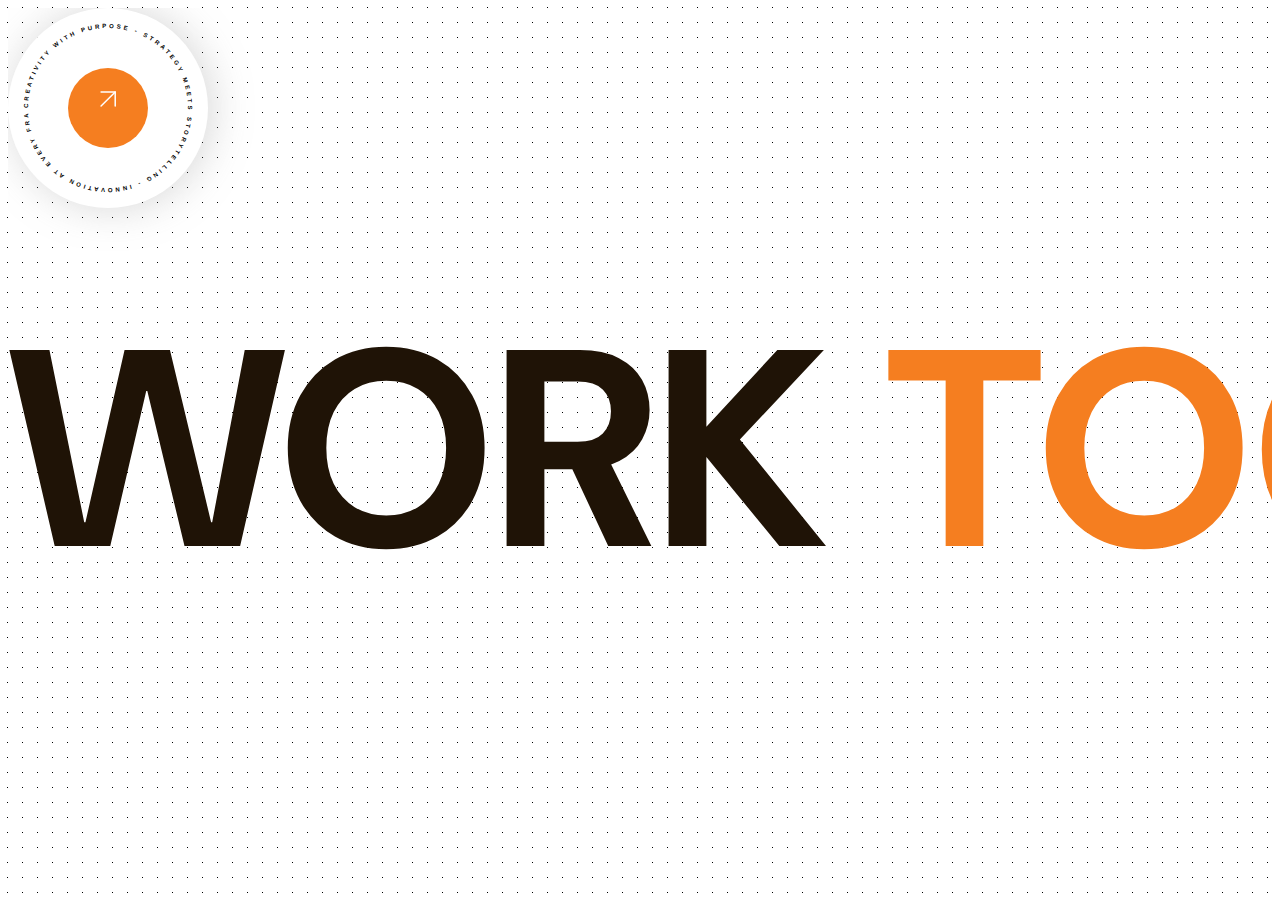
<file: worktogether.html>
<!DOCTYPE html>
<html lang="en">
<head>
  <meta charset="UTF-8">
  <meta name="viewport" content="width=device-width, initial-scale=1.0">
  <title>Work Together Slider</title>
  <link rel="stylesheet" href="assets/css/main.css">
  <style>
@media only screen and (min-width: 576px) and (max-width: 767px),
  (max-width: 575px) {
  .td-contact-2-wrap {
    padding-top: 0;
  }
}
.td-contact-2-wrap .td-contact-7-text-btn a span {
  background: var(--td-theme-secondary);
}
.td-contact-2-wrap .td-contact-7-slide-text {
  font-family: var(--td-ff-dm-sans);
  text-transform: uppercase;
}
.td-contact-2-wrap .td-contact-7-slide-text.yellows {
  color: var(--td-theme-secondary);
}
.td-contact-7-slide-text {
  font-family: var(--td-ff-body);
  font-weight: 700;
  font-size: 280px;
  text-transform: uppercase;
  color: var(--td-common-black-5);
}
@media only screen and (min-width: 768px) and (max-width: 991px) {
  .td-contact-7-slide-text {
    font-size: 180px;
  }
}
@media only screen and (min-width: 576px) and (max-width: 767px),
  (max-width: 575px) {
  .td-contact-7-slide-text {
    font-size: 120px;
  }
}
.td-contact-7-slide-text.yellows {
  color: var(--td-theme-4);
}
.td-contact-7-text-slider .swiper-slide {
  width: auto !important;
}
.td-contact-7-text-btn {
  margin-bottom: -150px;
}
@media only screen and (min-width: 576px) and (max-width: 767px),
  (max-width: 575px) {
  .td-contact-7-text-btn {
    margin-bottom: 0;
  }
}
.td-contact-7-text-btn a {
  border-radius: 100%;
  background: var(--td-common-white);
  box-shadow: 4px 0 40px 0 rgba(139, 139, 139, 0.35);
  width: 200px;
  height: 200px;
  display: inline-block;
  text-align: center;
  line-height: 200px;
  position: relative;
  z-index: 2;
}
.td-contact-7-text-btn a span {
  width: 80px;
  height: 80px;
  display: inline-block;
  text-align: center;
  line-height: 80px;
  background: var(--td-common-black-5);
  border-radius: 100px;
  position: absolute;
  top: 50%;
  transform: translateY(-50%);
  left: 0;
  right: 0;
  margin: 0 auto;
}
.td-contact-7-subtitle {
  font-family: var(--td-ff-bellefair);
  font-weight: 400;
  font-size: 30px;
  line-height: 32px;
  letter-spacing: -0.02em;
  text-transform: uppercase;
  color: var(--td-common-black-5);
}
@media (max-width: 575px) {
  .td-contact-7-subtitle br {
    display: none;
  }
}
.td-contact-7-social-item .icon {
  border: 1px solid rgba(31, 19, 6, 0.15);
  border-radius: 100px;
  width: 50px;
  height: 50px;
  display: inline-block;
  text-align: center;
  line-height: 46px;
}
.td-contact-7-social-item .cetagory {
  font-weight: 600;
  font-size: 14px;
  text-transform: uppercase;
  color: var(--td-grey-6);
  display: block;
}
.td-contact-7-social-item .emails {
  text-transform: capitalize !important;
}
.td-contact-7-social-item .emails:hover {
  color: var(--td-theme-4);
}
.td-contact-7-social-item .link {
  font-family: var(--td-ff-bellefair);
  font-weight: 400;
  font-size: 26px;
  letter-spacing: -0.02em;
  text-transform: uppercase;
  color: var(--td-common-black-5);
}
.td-contact-7-social-item .link:hover {
  color: var(--td-theme-4);
}
.td-contact-7-input-item .labels {
  font-weight: 500;
  font-size: 15px;
  color: var(--td-common-black-5);
}
.td-contact-7-input-item .inputs {
  font-weight: 400;
  font-size: 22px;
  color: var(--td-common-black-5);
  padding: 0;
  background: none;
  border: none;
  border-bottom: 1px solid rgba(25, 25, 26, 0.24);
  height: 40px;
}
.td-contact-7-input-item .inputs::placeholder {
  font-weight: 400;
  font-size: 22px;
  color: rgba(117, 108, 99, 0.4);
}
.td-contact-7-input-item .textareas {
  height: 90px;
  resize: none;
}
@media only screen and (min-width: 768px) and (max-width: 991px),
  only screen and (min-width: 576px) and (max-width: 767px),
  (max-width: 575px) {
  .td-contact-7-form {
    margin-left: 0;
  }
}
.td-contact-7-form p {
  color: #595c61;
  padding-left: 140px;
}
@media only screen and (min-width: 768px) and (max-width: 991px),
  only screen and (min-width: 576px) and (max-width: 767px),
  (max-width: 575px) {
  .td-contact-7-form p {
    padding-left: 0;
  }
}
.td-contact-7-btn {
  padding: 17px 20px;
  width: 100%;
  font-weight: 600;
  font-size: 17px;
  text-align: center;
  color: var(--td-common-white);
  border-radius: 10px;
  background: var(--td-common-black-5);
}
.td-contact-7-btn:hover {
  background: var(--td-theme-4);
}
.td-contact-form-box label {
  font-weight: 500;
  font-size: 24px;
  letter-spacing: -0.02em;
  color: var(--td-common-black);
  margin-bottom: 10px;
}
.td-contact-form-box .td-input {
  border: 1px solid rgba(28, 29, 31, 0.1);
  border-radius: 6px;
  width: 100%;
  height: 60px;
}
.td-contact-form-box .td-input:focus {
  border-color: var(--td-theme-primary);
}
.td-contact-form-box .message {
  height: 160px;
}
.td-contact-form-box .td-btn-group span {
  transition: all 0.4s ease;
}
.td-contact-map-inner {
  line-height: 1;
}
.td-contact-map-inner iframe {
  width: 100%;
  height: 800px;
  filter: saturate(0);
  line-height: 1;
}
@media only screen and (min-width: 992px) and (max-width: 1199px),
  only screen and (min-width: 768px) and (max-width: 991px),
  only screen and (min-width: 576px) and (max-width: 767px),
  (max-width: 575px) {
  .td-contact-map-inner iframe {
    height: 500px;
  }
}
.td-contact-map-wrap {
  width: 310px;
  border-radius: 10px;
  background: #ffffff;
  padding: 60px 30px 50px 60px;
  position: absolute;
  right: 300px;
  top: -120px;
  z-index: 2;
}
@media only screen and (min-width: 1200px) and (max-width: 1399px) {
  .td-contact-map-wrap {
    right: 200px;
  }
}
@media only screen and (min-width: 992px) and (max-width: 1199px),
  only screen and (min-width: 768px) and (max-width: 991px),
  only screen and (min-width: 576px) and (max-width: 767px),
  (max-width: 575px) {
  .td-contact-map-wrap {
    right: 100px;
    top: -30px;
  }
}
@media only screen and (min-width: 576px) and (max-width: 767px),
  (max-width: 575px) {
  .td-contact-map-wrap {
    position: inherit;
    right: auto;
    left: 20px;
    top: 0;
    margin-bottom: 40px;
  }
}
@media (max-width: 575px) {
  .td-contact-map-wrap {
    width: 100%;
    left: 0;
  }
}
.td-contact-map-wrap h6 {
  font-weight: 600;
  font-size: 24px;
  letter-spacing: -0.02em;
  color: var(--td-common-black);
}
.td-contact-map-wrap a {
  font-weight: 400;
  font-size: 18px;
  letter-spacing: -0.01em;
  display: block;
  color: var(--td-common-black);
}
.td-contact-main-title {
  font-weight: 700;
  font-size: 50px;
  line-height: 110%;
  letter-spacing: -0.03em;
  color: var(--td-common-black);
}
@media only screen and (min-width: 992px) and (max-width: 1199px),
  only screen and (min-width: 768px) and (max-width: 991px),
  only screen and (min-width: 576px) and (max-width: 767px),
  (max-width: 575px) {
  .td-contact-main-title br {
    display: none;
  }
}
@media (max-width: 575px) {
  .td-contact-main-title {
    font-size: 40px;
  }
}
.td-contact-main-title span {
  font-family: var(--td-ff-dm);
  font-style: italic;
  font-weight: 400;
}
.td-contact-branch-name {
  font-size: 50px;
  letter-spacing: -0.03em;
}
@media (max-width: 575px) {
  .td-contact-branch-name {
    font-size: 30px;
  }
}
@media only screen and (min-width: 992px) and (max-width: 1199px),
  only screen and (min-width: 768px) and (max-width: 991px),
  only screen and (min-width: 576px) and (max-width: 767px),
  (max-width: 575px) {
  .td-contact-branch-lucation {
    margin-left: 0;
  }
}
.td-contact-branch-lucation-title {
  font-weight: 600;
  font-size: 20px;
  letter-spacing: -0.02em;
  color: var(--td-common-black);
}
.td-contact-branch-lucation .lucation {
  font-weight: 400;
  font-size: 18px;
  line-height: 144%;
  color: var(--td-grey-1);
  display: block;
}
@media only screen and (min-width: 992px) and (max-width: 1199px),
  only screen and (min-width: 768px) and (max-width: 991px),
  only screen and (min-width: 576px) and (max-width: 767px),
  (max-width: 575px) {
  .td-contact-branch-lucation .lucation {
    margin-bottom: 40px;
  }
}
.td-contact-branch-lucation .lucation:hover {
  color: var(--td-common-black);
}
.td-contact-branch-lucation .map {
  font-weight: 500;
  font-size: 20px;
  color: #6f7071;
  border-bottom: 1px solid #6f7071;
}
.td-contact-branch-lucation .map:hover {
  color: var(--td-common-black);
  border-color: var(--td-common-black);
}
@media only screen and (min-width: 992px) and (max-width: 1199px),
  only screen and (min-width: 768px) and (max-width: 991px),
  only screen and (min-width: 576px) and (max-width: 767px),
  (max-width: 575px) {
  .td-contact-branch-number {
    margin-left: 0;
  }
}
.td-contact-branch-number a {
  font-weight: 500;
  font-size: 20px;
  color: var(--td-common-black);
  display: block;
}
.td-contact-branch-number a:hover {
  color: #6f7071;
}
.td-contact-branch-number a.link {
  border-bottom: 1px solid #6f7071;
  display: inline-block;
}
.td-contact-branch-number a.link:hover {
  border-color: #6f7071;
}
.td-contact-branch-border {
  border-bottom: 1px solid rgba(28, 29, 31, 0.2);
  margin-bottom: 60px;
  padding-bottom: 40px;
}

/* ✅ Continuous Scroll Section */
.slider {
  overflow: hidden;
  position: relative;
  white-space: nowrap;
}
.slider-track {
  display: flex;
  width: fit-content;
  animation: scroll 15s linear infinite;
}
@keyframes scroll {
  0% {
    transform: translateX(0);
  }
  100% {
    transform: translateX(-50%);
  }
}
.slide-item {
  display: flex;
  flex-shrink: 0;
  align-items: center;
  justify-content: center;
  margin-right: 60px;
}
</style>

</head>
<body>

<div class="td-contact-area td-contact-2-wrap pt-85 fix pb-50">
  <div class="td-contact-7-text-slider text-center">
    <div class="td-contact-7-text-btn pt-30">
      <a href="contact.html">
        <img class="td-live-anim-spin" src="assets/img/contact/text.svg" alt="" />
        <span class="icon">
          <svg
            width="29"
            height="30"
            viewBox="0 0 29 30"
            fill="none"
            xmlns="http://www.w3.org/2000/svg"
          >
            <path
              d="M7.07031 22.0708L21.2124 7.92867"
              stroke="white"
              stroke-width="1.5"
              stroke-linecap="round"
              stroke-linejoin="round"
            />
            <path
              d="M21.2124 22.0713V7.9292H7.07031"
              stroke="white"
              stroke-width="1.5"
              stroke-linecap="round"
              stroke-linejoin="round"
            />
          </svg>
        </span>
      </a>
    </div>

    <!-- Continuous Scroll Section -->
    <div class="slider">
      <div class="slider-track">
        <div class="slide-item"><h2 class="td-contact-7-slide-text">WORK</h2></div>
        <div class="slide-item"><h2 class="td-contact-7-slide-text yellows">TOGETHER</h2></div>
        <div class="slide-item"><h2 class="td-contact-7-slide-text">WORK</h2></div>
        <div class="slide-item"><h2 class="td-contact-7-slide-text yellows">TOGETHER</h2></div>
        <div class="slide-item"><h2 class="td-contact-7-slide-text">WORK</h2></div>
        <div class="slide-item"><h2 class="td-contact-7-slide-text yellows">TOGETHER</h2></div>
      </div>
    </div>
  </div>
</div>

</body>
</html>
</file>
<file: assets/css/header.css>
:root {
  --td-ff-body: "Inter", serif;
  --td-ff-heading: "Plus Jakarta Sans", serif;
  --td-ff-dm: "DM Serif Display", serif;
  --td-ff-dm-sans: "DM Sans", sans-serif;
  --td-ff-manrope: "Manrope", serif;
  --td-ff-bebas: "Bebas Neue", serif;
  --td-ff-teko: "Teko", sans-serif;
  --td-ff-rethink: "Rethink Sans", serif;
  --td-ff-bellefair: "Bellefair", serif;
  --td-ff-roboto: "Roboto", serif;
  --td-ff-fontawesome: "Font Awesome 6 Pro";

  /* Updated Color Palette */
  --td-common-white: #ffffff;
  --td-common-black: #3d3d3d;
  --td-common-black-2: #000000;
  --td-common-black-3: #010101;
  --td-common-black-4: #2d2d2d;
  --td-common-black-5: #1f1306;

  /* Navy Colors */
  --td-common-navy: #0d247c;
  --td-common-navy-light: #1a3a9e;
  --td-common-navy-dark: #071a5c;

  /* Orange Colors */
  --td-common-orange: #f57e20;
  --td-common-orange-light: #ff9848;
  --td-common-orange-dark: #e06910;

  /* Grey Colors */
  --td-grey-1: #6f7071;
  --td-grey-2: #f5f5f5;
  --td-grey-3: #90a49a;
  --td-grey-4: #787875;
  --td-grey-5: #555855;
  --td-grey-6: #756c63;

  /* Theme Colors - Updated with Navy and Orange */
  --td-theme-primary: #0d247c;
  /* Navy as primary */
  --td-theme-secondary: #f57e20;
  /* Orange as secondary */
  --td-theme-1: #000000;
  --td-theme-2: #ff9857;
  --td-theme-3: #000000;
  --td-theme-4: #e08824;

  --td-border-1: rgba(13, 36, 124, 0.15);
  --primary-color: #1a1a1a;
  --accent-color: #2563eb;
  --text-color: #333;
  --light-text: #6b7280;
  --background: #ffffff;
  --border-color: #e5e7eb;
  --shadow: 0 4px 6px -1px rgba(0, 0, 0, 0.1),
    0 2px 4px -1px rgba(0, 0, 0, 0.06);
  --transition: all 0.3s ease;
}

/* Header Styles */
.header-area {
  position: fixed;
  top: 20px;
  left: 50%;
  transform: translateX(-50%);
  width: 90%;
  max-width: 1200px;
  background-color: var(--background);
  box-shadow: var(--shadow);
  border-radius: 12px;
  z-index: 1000;
  transition: var(--transition);
  padding: 0 20px;
}

.header-container {
  display: flex;
  align-items: center;
  justify-content: space-between;
  height: 70px;
}

/* Logo */
.logo {
  display: flex;
  align-items: center;
}

.logo img {
  height: 36px;
  width: auto;
  transition: var(--transition);
}

/* Navigation */
.nav-menu {
  display: flex;
  align-items: center;
  list-style: none;
}

.nav-menu li {
  margin-left: 28px;
  position: relative;
}

.nav-menu a {
  text-decoration: none;
  color: var(--text-color);
  font-weight: 500;
  font-size: 15px;
  transition: var(--transition);
  position: relative;
  padding: 8px 0;
}

.nav-menu a:hover {
  color: var(--td-theme-primary);
}

.nav-menu a::after {
  content: "";
  position: absolute;
  bottom: 0;
  left: 0;
  width: 0;
  height: 2px;
  background-color: var(--td-theme-primary);
  transition: var(--transition);
}

.nav-menu a:hover::after {
  width: 100%;
}

/* CTA Button */
.cta-button {
  background-color: var(--td-theme-primary);
  color: white;
  border: none;
  padding: 10px 20px;
  border-radius: 8px;
  font-weight: 600;
  font-size: 14px;
  cursor: pointer;
  transition: var(--transition);
  box-shadow: 0 1px 3px 0 rgba(37, 99, 235, 0.3);
}

.cta-button:hover {
  background-color: var(--td-theme-secondary);
  transform: translateY(-2px);
  box-shadow: 0 4px 6px -1px rgba(37, 99, 235, 0.4);
}

/* Mobile Menu Toggle */
.mobile-toggle {
  display: none;
  flex-direction: column;
  justify-content: space-between;
  width: 22px;
  height: 16px;
  background: transparent;
  border: none;
  cursor: pointer;
}

.mobile-toggle span {
  display: block;
  height: 2px;
  width: 100%;
  background-color: var(--primary-color);
  transition: var(--transition);
  border-radius: 1px;
}

/* Mobile Menu */
.mobile-menu {
  position: fixed;
  top: 20px;
  right: -100%;
  width: 280px;
  height: auto;
  background-color: var(--background);
  box-shadow: -5px 0 15px rgba(0, 0, 0, 0.1);
  border-radius: 12px;
  padding: 70px 25px 25px;
  transition: var(--transition);
  z-index: 999;
  overflow-y: auto;
}

.mobile-menu.active {
  right: 5%;
}

.mobile-menu ul {
  list-style: none;
  margin-bottom: 25px;
}

.mobile-menu li {
  margin-bottom: 18px;
}

.mobile-menu a {
  text-decoration: none;
  color: var(--td-theme-3);
  font-weight: 500;
  font-size: 16px;
  display: block;
  padding: 10px 0;
  transition: var(--transition);
}

.mobile-menu a:hover {
  color: var(--td-theme-primary);
}

.mobile-menu .cta-button {
  width: 100%;
  text-align: center;
  margin-top: 15px;
}

.close-menu {
  position: absolute;
  top: 20px;
  right: 20px;
  background: none;
  border: none;
  font-size: 22px;
  color: var(--td-theme-3);
  cursor: pointer;
}

.overlay {
  position: fixed;
  top: 0;
  left: 0;
  width: 100%;
  height: 100%;
  background-color: rgba(0, 0, 0, 0.5);
  opacity: 0;
  visibility: hidden;
  transition: var(--transition);
  z-index: 998;
}

.overlay.active {
  opacity: 1;
  visibility: visible;
}

/* Responsive Styles */
@media (max-width: 992px) {
  .nav-menu {
    display: none;
  }

  .mobile-toggle {
    display: flex;
  }

  .header-area {
    width: 95%;
    top: 15px;
  }

  .header-container {
    height: 65px;
  }

  .logo img {
    height: 32px;
  }
}

@media (max-width: 576px) {
  .header-area {
    width: 95%;
    top: 10px;
    padding: 0 15px;
  }

  .header-container {
    height: 60px;
  }

  .mobile-menu {
    width: 260px;
    right: -100%;
  }

  .mobile-menu.active {
    right: 2.5%;
  }
}

/* Demo Content */
.demo-content {
  margin-top: 120px;
  padding: 40px 20px;
  max-width: 1200px;
  margin-left: auto;
  margin-right: auto;
}

.demo-content h1 {
  font-size: 2.5rem;
  margin-bottom: 1rem;
  text-align: center;
}
/* 
.demo-content p {
  font-size: 1.125rem;
  color: var(--light-text);
  margin-bottom: 2rem;
  text-align: center;
  max-width: 700px;
  margin-left: auto;
  margin-right: auto;
} */

.features {
  display: grid;
  grid-template-columns: repeat(auto-fit, minmax(300px, 1fr));
  gap: 30px;
  margin-top: 50px;
}

.feature-card {
  background: white;
  border-radius: 12px;
  padding: 30px;
  box-shadow: 0 4px 6px -1px rgba(0, 0, 0, 0.1);
  transition: var(--transition);
}

.feature-card:hover {
  transform: translateY(-5px);
  box-shadow: 0 10px 15px -3px rgba(0, 0, 0, 0.1);
}

.feature-card h3 {
  margin-bottom: 15px;
  color: var(--primary-color);
}

.feature-card p {
  text-align: left;
  color: var(--light-text);
}

/* Stacked User Images Styling */
.user-images-stack {
  display: flex;
  align-items: center;
  position: relative;
}

.user-avatar {
  width: 50px;
  height: 50px;
  border-radius: 50%;
  border: 3px solid #fff;
  object-fit: cover;
  margin-left: -15px;
}

.user-avatar:first-child {
  margin-left: 0;
}

.more-users {
  display: inline-flex;
  align-items: center;
  justify-content: center;
  width: 50px;
  height: 50px;
  border-radius: 50%;
  background-color: #f0f0f0;
  border: 3px solid #fff;
  margin-left: -15px;
  font-weight: 600;
  font-size: 18px;
  color: #333;
}
.brands-grid {
  display: grid;
  grid-template-columns: repeat(5, 1fr);
  border-top: 1px solid #ddd;
  border-left: 1px solid #ddd;
}

.brand-item {
  padding: 20px;
  border-right: 1px solid #ddd;
  border-bottom: 1px solid #ddd;
  display: flex;
  align-items: center;
  justify-content: center;
}

.brand-item img {
  width: 120px;
  height: 120px;
  object-fit: contain;
  display: block;
}

/* Responsive breakpoints */
@media (max-width: 992px) {
  .brands-grid {
    grid-template-columns: repeat(3, 1fr);
  }
}

@media (max-width: 576px) {
  .brands-grid {
    grid-template-columns: repeat(2, 1fr);
  }

  .brand-item img {
    width: 90px;
    height: 90px;
  }
}
</file>
<file: assets/css/odometer.css>
.odometer.odometer-auto-theme,.odometer.odometer-auto-theme .odometer-digit,.odometer.odometer-theme-default,.odometer.odometer-theme-default .odometer-digit{display:inline-block;vertical-align:middle;position:relative}.odometer.odometer-auto-theme .odometer-digit .odometer-digit-spacer,.odometer.odometer-theme-default .odometer-digit .odometer-digit-spacer{display:inline-block;vertical-align:middle;visibility:hidden}.odometer.odometer-auto-theme .odometer-digit .odometer-digit-inner,.odometer.odometer-theme-default .odometer-digit .odometer-digit-inner{text-align:left;display:block;position:absolute;top:0;left:0;right:0;bottom:0;overflow:hidden}.odometer.odometer-auto-theme .odometer-digit .odometer-ribbon,.odometer.odometer-theme-default .odometer-digit .odometer-ribbon{display:block}.odometer.odometer-auto-theme .odometer-digit .odometer-ribbon-inner,.odometer.odometer-theme-default .odometer-digit .odometer-ribbon-inner{display:block;-webkit-backface-visibility:hidden;backface-visibility:hidden}.odometer.odometer-auto-theme .odometer-digit .odometer-value,.odometer.odometer-theme-default .odometer-digit .odometer-value{display:block;-webkit-transform:translateZ(0);transform:translateZ(0)}.odometer.odometer-auto-theme .odometer-digit .odometer-value.odometer-last-value,.odometer.odometer-theme-default .odometer-digit .odometer-value.odometer-last-value{position:absolute}.odometer.odometer-auto-theme.odometer-animating-up .odometer-ribbon-inner,.odometer.odometer-theme-default.odometer-animating-up .odometer-ribbon-inner{-webkit-transition:-webkit-transform 2s;-moz-transition:-moz-transform 2s;-ms-transition:-ms-transform 2s;-o-transition:-o-transform 2s;transition:transform 2s}.odometer.odometer-auto-theme.odometer-animating-down .odometer-ribbon-inner,.odometer.odometer-auto-theme.odometer-animating-up.odometer-animating .odometer-ribbon-inner,.odometer.odometer-theme-default.odometer-animating-down .odometer-ribbon-inner,.odometer.odometer-theme-default.odometer-animating-up.odometer-animating .odometer-ribbon-inner{-webkit-transform:translateY(-100%);-moz-transform:translateY(-100%);-ms-transform:translateY(-100%);-o-transform:translateY(-100%);transform:translateY(-100%)}.odometer.odometer-auto-theme.odometer-animating-down.odometer-animating .odometer-ribbon-inner,.odometer.odometer-theme-default.odometer-animating-down.odometer-animating .odometer-ribbon-inner{-webkit-transition:-webkit-transform 2s;-moz-transition:-moz-transform 2s;-ms-transition:-ms-transform 2s;-o-transition:-o-transform 2s;transition:transform 2s;-webkit-transform:translateY(0);-moz-transform:translateY(0);-ms-transform:translateY(0);-o-transform:translateY(0);transform:translateY(0)}.odometer.odometer-auto-theme .odometer-value,.odometer.odometer-theme-default .odometer-value{text-align:center}
</file>
<file: assets/css/defauls-spacing.css>
/* Deafult Margin & Padding */
/*-- Margin Top --*/
.mt-5{margin-top:5px !important}.mt-10{margin-top:10px}.mt-15{margin-top:15px}.mt-20{margin-top:20px}.mt-25{margin-top:25px}.mt-30{margin-top:30px}.mt-35{margin-top:35px}.mt-40{margin-top:40px}.mt-45{margin-top:45px}.mt-50{margin-top:50px}.mt-55{margin-top:55px}.mt-60{margin-top:60px}.mt-65{margin-top:65px}.mt-70{margin-top:70px}.mt-75{margin-top:75px}.mt-80{margin-top:80px}.mt-85{margin-top:85px}.mt-90{margin-top:90px}.mt-95{margin-top:95px}.mt-100{margin-top:100px}.mt-105{margin-top:105px}.mt-110{margin-top:110px}.mt-115{margin-top:115px}.mt-120{margin-top:120px}.mt-125{margin-top:125px}.mt-130{margin-top:130px}.mt-135{margin-top:135px}.mt-140{margin-top:140px}.mt-145{margin-top:145px}.mt-150{margin-top:150px}.mt-155{margin-top:155px}.mt-160{margin-top:160px}.mt-165{margin-top:165px}.mt-170{margin-top:170px}.mt-175{margin-top:175px}.mt-180{margin-top:180px}.mt-185{margin-top:185px}.mt-190{margin-top:190px}.mt-195{margin-top:195px}.mt-200{margin-top:200px}.mb-5{margin-bottom:5px !important}.mb-10{margin-bottom:10px}.mb-15{margin-bottom:15px}.mb-20{margin-bottom:20px}.mb-25{margin-bottom:25px}.mb-30{margin-bottom:30px}.mb-35{margin-bottom:35px}.mb-40{margin-bottom:40px}.mb-45{margin-bottom:45px}.mb-50{margin-bottom:50px}.mb-55{margin-bottom:55px}.mb-60{margin-bottom:60px}.mb-65{margin-bottom:65px}.mb-70{margin-bottom:70px}.mb-75{margin-bottom:75px}.mb-80{margin-bottom:80px}.mb-85{margin-bottom:85px}.mb-90{margin-bottom:90px}.mb-95{margin-bottom:95px}.mb-100{margin-bottom:100px}.mb-105{margin-bottom:105px}.mb-110{margin-bottom:110px}.mb-115{margin-bottom:115px}.mb-120{margin-bottom:120px}.mb-125{margin-bottom:125px}.mb-130{margin-bottom:130px}.mb-135{margin-bottom:135px}.mb-140{margin-bottom:140px}.mb-145{margin-bottom:145px}.mb-150{margin-bottom:150px}.mb-155{margin-bottom:155px}.mb-160{margin-bottom:160px}.mb-165{margin-bottom:165px}.mb-170{margin-bottom:170px}.mb-175{margin-bottom:175px}.mb-180{margin-bottom:180px}.mb-185{margin-bottom:185px}.mb-190{margin-bottom:190px}.mb-195{margin-bottom:195px}.mb-200{margin-bottom:200px}.ml-5{margin-left:5px}.ml-10{margin-left:10px}.ml-15{margin-left:15px}.ml-20{margin-left:20px}.ml-25{margin-left:25px}.ml-30{margin-left:30px}.ml-35{margin-left:35px}.ml-40{margin-left:40px}.ml-45{margin-left:45px}.ml-50{margin-left:50px}.ml-55{margin-left:55px}.ml-60{margin-left:60px}.ml-65{margin-left:65px}.ml-70{margin-left:70px}.ml-75{margin-left:75px}.ml-80{margin-left:80px}.ml-85{margin-left:85px}.ml-90{margin-left:90px}.ml-95{margin-left:95px}.ml-100{margin-left:100px}.ml-105{margin-left:105px}.ml-110{margin-left:110px}.ml-115{margin-left:115px}.ml-120{margin-left:120px}.ml-125{margin-left:125px}.ml-130{margin-left:130px}.ml-135{margin-left:135px}.ml-140{margin-left:140px}.ml-145{margin-left:145px}.ml-150{margin-left:150px}.ml-155{margin-left:155px}.ml-160{margin-left:160px}.ml-165{margin-left:165px}.ml-170{margin-left:170px}.ml-175{margin-left:175px}.ml-180{margin-left:180px}.ml-185{margin-left:185px}.ml-190{margin-left:190px}.ml-195{margin-left:195px}.ml-200{margin-left:200px}.mr-5{margin-right:5px}.mr-10{margin-right:10px}.mr-15{margin-right:15px}.mr-20{margin-right:20px}.mr-25{margin-right:25px}.mr-30{margin-right:30px}.mr-35{margin-right:35px}.mr-40{margin-right:40px}.mr-45{margin-right:45px}.mr-50{margin-right:50px}.mr-55{margin-right:55px}.mr-60{margin-right:60px}.mr-65{margin-right:65px}.mr-70{margin-right:70px}.mr-75{margin-right:75px}.mr-80{margin-right:80px}.mr-85{margin-right:85px}.mr-90{margin-right:90px}.mr-95{margin-right:95px}.mr-100{margin-right:100px}.mr-105{margin-right:105px}.mr-110{margin-right:110px}.mr-115{margin-right:115px}.mr-120{margin-right:120px}.mr-125{margin-right:125px}.mr-130{margin-right:130px}.mr-135{margin-right:135px}.mr-140{margin-right:140px}.mr-145{margin-right:145px}.mr-150{margin-right:150px}.mr-155{margin-right:155px}.mr-160{margin-right:160px}.mr-165{margin-right:165px}.mr-170{margin-right:170px}.mr-175{margin-right:175px}.mr-180{margin-right:180px}.mr-185{margin-right:185px}.mr-190{margin-right:190px}.mr-195{margin-right:195px}.mr-200{margin-right:200px}.pt-5{padding-top:5px !important}.pt-10{padding-top:10px}.pt-15{padding-top:15px}.pt-20{padding-top:20px}.pt-25{padding-top:25px}.pt-30{padding-top:30px}.pt-35{padding-top:35px}.pt-40{padding-top:40px}.pt-45{padding-top:45px}.pt-50{padding-top:50px}.pt-55{padding-top:55px}.pt-60{padding-top:60px}.pt-65{padding-top:65px}.pt-70{padding-top:70px}.pt-75{padding-top:75px}.pt-80{padding-top:80px}.pt-85{padding-top:85px}.pt-90{padding-top:90px}.pt-95{padding-top:95px}.pt-100{padding-top:100px}.pt-105{padding-top:105px}.pt-110{padding-top:110px}.pt-115{padding-top:115px}.pt-120{padding-top:120px}.pt-125{padding-top:125px}.pt-130{padding-top:130px}.pt-135{padding-top:135px}.pt-140{padding-top:140px}.pt-145{padding-top:145px}.pt-150{padding-top:150px}.pt-155{padding-top:155px}.pt-160{padding-top:160px}.pt-165{padding-top:165px}.pt-170{padding-top:170px}.pt-175{padding-top:175px}.pt-180{padding-top:180px}.pt-185{padding-top:185px}.pt-190{padding-top:190px}.pt-195{padding-top:195px}.pt-200{padding-top:200px}.pb-5{padding-bottom:5px !important}.pb-10{padding-bottom:10px}.pb-15{padding-bottom:15px}.pb-20{padding-bottom:20px}.pb-25{padding-bottom:25px}.pb-30{padding-bottom:30px}.pb-35{padding-bottom:35px}.pb-40{padding-bottom:40px}.pb-45{padding-bottom:45px}.pb-50{padding-bottom:50px}.pb-55{padding-bottom:55px}.pb-60{padding-bottom:60px}.pb-65{padding-bottom:65px}.pb-70{padding-bottom:70px}.pb-75{padding-bottom:75px}.pb-80{padding-bottom:80px}.pb-85{padding-bottom:85px}.pb-90{padding-bottom:90px}.pb-95{padding-bottom:95px}.pb-100{padding-bottom:100px}.pb-105{padding-bottom:105px}.pb-110{padding-bottom:110px}.pb-115{padding-bottom:115px}.pb-120{padding-bottom:120px}.pb-125{padding-bottom:125px}.pb-130{padding-bottom:130px}.pb-135{padding-bottom:135px}.pb-140{padding-bottom:140px}.pb-145{padding-bottom:145px}.pb-150{padding-bottom:150px}.pb-155{padding-bottom:155px}.pb-160{padding-bottom:160px}.pb-165{padding-bottom:165px}.pb-170{padding-bottom:170px}.pb-175{padding-bottom:175px}.pb-180{padding-bottom:180px}.pb-185{padding-bottom:185px}.pb-190{padding-bottom:190px}.pb-195{padding-bottom:195px}.pb-200{padding-bottom:200px}.pl-5{padding-left:5px}.pl-10{padding-left:10px}.pl-15{padding-left:15px}.pl-20{padding-left:20px}.pl-25{padding-left:25px}.pl-30{padding-left:30px}.pl-35{padding-left:35px}.pl-40{padding-left:40px}.pl-45{padding-left:45px}.pl-50{padding-left:50px}.pl-55{padding-left:55px}.pl-60{padding-left:60px}.pl-65{padding-left:65px}.pl-70{padding-left:70px}.pl-75{padding-left:75px}.pl-80{padding-left:80px}.pl-85{padding-left:85px}.pl-90{padding-left:90px}.pl-95{padding-left:95px}.pl-100{padding-left:100px}.pl-105{padding-left:105px}.pl-110{padding-left:110px}.pl-115{padding-left:115px}.pl-120{padding-left:120px}.pl-125{padding-left:125px}.pl-130{padding-left:130px}.pl-135{padding-left:135px}.pl-140{padding-left:140px}.pl-145{padding-left:145px}.pl-150{padding-left:150px}.pl-155{padding-left:155px}.pl-160{padding-left:160px}.pl-165{padding-left:165px}.pl-170{padding-left:170px}.pl-175{padding-left:175px}.pl-180{padding-left:180px}.pl-185{padding-left:185px}.pl-190{padding-left:190px}.pl-195{padding-left:195px}.pl-200{padding-left:200px}.pr-5{padding-right:5px}.pr-10{padding-right:10px}.pr-15{padding-right:15px}.pr-20{padding-right:20px}.pr-25{padding-right:25px}.pr-30{padding-right:30px}.pr-35{padding-right:35px}.pr-40{padding-right:40px}.pr-45{padding-right:45px}.pr-50{padding-right:50px}.pr-55{padding-right:55px}.pr-60{padding-right:60px}.pr-65{padding-right:65px}.pr-70{padding-right:70px}.pr-75{padding-right:75px}.pr-80{padding-right:80px}.pr-85{padding-right:85px}.pr-90{padding-right:90px}.pr-95{padding-right:95px}.pr-100{padding-right:100px}.pr-105{padding-right:105px}.pr-110{padding-right:110px}.pr-115{padding-right:115px}.pr-120{padding-right:120px}.pr-125{padding-right:125px}.pr-130{padding-right:130px}.pr-135{padding-right:135px}.pr-140{padding-right:140px}.pr-145{padding-right:145px}.pr-150{padding-right:150px}.pr-155{padding-right:155px}.pr-160{padding-right:160px}.pr-165{padding-right:165px}.pr-170{padding-right:170px}.pr-175{padding-right:175px}.pr-180{padding-right:180px}.pr-185{padding-right:185px}.pr-190{padding-right:190px}.pr-195{padding-right:195px}.pr-200{padding-right:200px}

/* font weight */
.f-700{font-weight: 700;}
.f-600{font-weight: 600;}
.f-500{font-weight: 500;}
.f-400{font-weight: 400;}
.f-300{font-weight: 300;}

/* Background Color */

.gray-bg {
	background: #f7f7fd;
}
.white-bg {
	background: #fff;
}
.black-bg {
	background: #222;
}
.theme-bg {
	background: #222;
}
.primary-bg {
	background: #222;
}
/* Color */

.white-color {
	color: #fff;
}
.black-color {
	color: #222;
}
.theme-color {
	color: #222;
}
.primary-color {
	color: #222;
}
/* black overlay */

[data-overlay] {
	position: relative;
}
[data-overlay]::before {
	background: #000 none repeat scroll 0 0;
	content: "";
	height: 100%;
	left: 0;
	position: absolute;
	top: 0;
	width: 100%;
	z-index: 1;
}
[data-overlay="3"]::before {
	opacity: 0.3;
}
[data-overlay="4"]::before {
	opacity: 0.4;
}
[data-overlay="5"]::before {
	opacity: 0.5;
}
[data-overlay="6"]::before {
	opacity: 0.6;
}
[data-overlay="7"]::before {
	opacity: 0.7;
}
[data-overlay="8"]::before {
	opacity: 0.8;
}
[data-overlay="9"]::before {
	opacity: 0.9;
}
</file>
<file: assets/css/main.css>
/*============================================

   Theme Name: PSquare Studio
   Author : Theme_Dox
   Support: https://themedox.ticksy.com/
   Description: PSquare Studio
   Version: 1.0

==============================================*/
/* CSS Index
==============================================

	// components
	01. Animation
	02. background
	03. Breadcrumb
	04. Button
	05. cursor
	06. minicart
	07. Mobile Menu
	08. Nice Select
	09. OffCanvas
	10. Preloader
	11. Scroll Top
	12. Search
	13. Section Title
	14. spacing default responsive

	// layout

    01. about
	02. achievement
	03. awards
	04. blog
	05. brands
	06. chose
	07. contact
	08. counter
	09. blog
	10. error
	11. expreance
	12. awards
	13. footer
	14. Header
	15. hero
	16. interactive
	17. Menu
	18. portfolio slicer
	19. project
	20. pricing
	21. process
	22. project
	23. service
	24. shop
	25. awards
	26. testimonial
	27. text
	28. video
  29. footer

==============================================*/
/*============================================
/*  01. Theme Default CSS
==============================================*/
@import url("https://fonts.googleapis.com/css2?family=Bebas+Neue&family=Bellefair&family=Roboto:ital,wght@0,100..900;1,100..900&family=DM+Serif+Display:ital@0;1&family=Inter:ital,opsz,wght@0,14..32,100..900;1,14..32,100..900&family=Manrope:wght@200..800&family=Rethink+Sans:ital,wght@0,400..800;1,400..800&family=Teko:wght@300..700&family=Plus+Jakarta+Sans:ital,wght@0,200..800;1,200..800&family=DM+Sans:ital,opsz,wght@0,9..40,100..1000;1,9..40,100..1000&display=swap");

:root {
  --td-ff-body: "Inter", serif;
  --td-ff-heading: "Plus Jakarta Sans", serif;
  --td-ff-dm: "DM Serif Display", serif;
  --td-ff-dm-sans: "DM Sans", sans-serif;
  --td-ff-manrope: "Manrope", serif;
  --td-ff-bebas: "Bebas Neue", serif;
  --td-ff-teko: "Teko", sans-serif;
  --td-ff-rethink: "Rethink Sans", serif;
  --td-ff-bellefair: "Bellefair", serif;
  --td-ff-roboto: "Roboto", serif;
  --td-ff-fontawesome: "Font Awesome 6 Pro";

  /* Updated Color Palette */
  --td-common-white: #ffffff;
  --td-common-black: #3d3d3d;
  --td-common-black-2: #000000;
  --td-common-black-3: #010101;
  --td-common-black-4: #2d2d2d;
  --td-common-black-5: #1f1306;

  /* Navy Colors */
  --td-common-navy: #0d247c;
  --td-common-navy-light: #1a3a9e;
  --td-common-navy-dark: #071a5c;

  /* Orange Colors */
  --td-common-orange: #f57e20;
  --td-common-orange-light: #ff9848;
  --td-common-orange-dark: #e06910;

  /* Grey Colors */
  --td-grey-1: #6f7071;
  --td-grey-2: #f5f5f5;
  --td-grey-3: #90a49a;
  --td-grey-4: #787875;
  --td-grey-5: #555855;
  --td-grey-6: #756c63;

  /* Theme Colors - Updated with Navy and Orange */
  --td-theme-primary: #0d247c;
  /* Navy as primary */
  --td-theme-secondary: #f57e20;
  /* Orange as secondary */
  --td-theme-1: #000000;
  --td-theme-2: #ff9857;
  --td-theme-3: #000000;
  --td-theme-4: #e08824;

  --td-border-1: rgba(13, 36, 124, 0.15);
  /* Updated with navy */
}
/*=============================
	Typography css start
===============================*/
body {
  font-family: var(--td-ff-body);
  font-size: 16px;
  font-weight: 400;
  color: var(--td-theme-3);
  line-height: 26px;
  background-image: radial-gradient(#000000 0.2px, transparent 0.2px);
  background-size: 15px 15px;
  background-color: #ffffff; /* optional base color */
}

img,
.img {
  max-width: 100%;
  -webkit-transition: all 0.3s ease-out 0s;
  -moz-transition: all 0.3s ease-out 0s;
  -ms-transition: all 0.3s ease-out 0s;
  -o-transition: all 0.3s ease-out 0s;
  transition: all 0.3s ease-out 0s;
}

a,
button {
  color: inherit;
  outline: none;
  border: none;
  background: transparent;
  text-decoration: none;
  -webkit-transition: all 0.3s ease-out 0s;
  -moz-transition: all 0.3s ease-out 0s;
  -ms-transition: all 0.3s ease-out 0s;
  -o-transition: all 0.3s ease-out 0s;
  transition: all 0.3s ease-out 0s;
}

a:focus,
.btn:focus,
.button:focus {
  text-decoration: none;
  outline: none;
  -webkit-box-shadow: none;
  -moz-box-shadow: none;
  -ms-box-shadow: none;
  -o-box-shadow: none;
  box-shadow: none;
}

a:hover,
button:hover {
  color: var(--td-common-black);
  text-decoration: none;
}

ul {
  margin: 0px;
  padding: 0px;
}

li {
  list-style: none;
}

.scrool-bar::-webkit-scrollbar {
  width: 5px;
  display: block;
  overflow: hidden;
  position: relative;
  margin-left: 5px;
}

.scrool-bar::-webkit-scrollbar-thumb {
  background-color: #e1e1e1;
  outline: 1px solid #e1e1e1;
}

.scrool-bar::-mos-webkit-scrollbar-thumb {
  background-color: #e1e1e1;
  outline: 1px solid #e1e1e1;
}

.scrool-height {
  width: 100%;
  height: 240px;
  overflow-y: scroll;
}

button:focus,
input:focus,
input:focus,
textarea,
textarea:focus {
  outline: 0;
}

input[type="text"],
input[type="email"],
input[type="tel"],
input[type="number"],
input[type="password"],
input[type="url"],
textarea {
  outline: none;
  background-color: #fff;
  height: 56px;
  width: 100%;
  line-height: 56px;
  font-size: 15px;
  color: var(--td-grey-1);
  padding-left: 26px;
  padding-right: 26px;
  border: 1px solid #a2a9ac;
}
input[type="text"]::-webkit-input-placeholder,
input[type="email"]::-webkit-input-placeholder,
input[type="tel"]::-webkit-input-placeholder,
input[type="number"]::-webkit-input-placeholder,
input[type="password"]::-webkit-input-placeholder,
input[type="url"]::-webkit-input-placeholder,
textarea::-webkit-input-placeholder {
  color: var(--td-grey-1);
}
input[type="text"]::-moz-placeholder,
input[type="email"]::-moz-placeholder,
input[type="tel"]::-moz-placeholder,
input[type="number"]::-moz-placeholder,
input[type="password"]::-moz-placeholder,
input[type="url"]::-moz-placeholder,
textarea::-moz-placeholder {
  color: var(--td-grey-1);
}
input[type="text"]:-moz-placeholder,
input[type="email"]:-moz-placeholder,
input[type="tel"]:-moz-placeholder,
input[type="number"]:-moz-placeholder,
input[type="password"]:-moz-placeholder,
input[type="url"]:-moz-placeholder,
textarea:-moz-placeholder {
  color: var(--td-grey-1);
}
input[type="text"]:-ms-input-placeholder,
input[type="email"]:-ms-input-placeholder,
input[type="tel"]:-ms-input-placeholder,
input[type="number"]:-ms-input-placeholder,
input[type="password"]:-ms-input-placeholder,
input[type="url"]:-ms-input-placeholder,
textarea:-ms-input-placeholder {
  color: var(--td-grey-1);
}
input[type="text"]::placeholder,
input[type="email"]::placeholder,
input[type="tel"]::placeholder,
input[type="number"]::placeholder,
input[type="password"]::placeholder,
input[type="url"]::placeholder,
textarea::placeholder {
  color: var(--td-grey-1);
}

h1,
h2,
h3,
h4,
h5,
h6 {
  color: var(--td-common-black);
  font-weight: 700;
  font-family: var(--td-ff-heading);
  line-height: 1.1;
  text-transform: unset;
}

h1 a,
h2 a,
h3 a,
h4 a,
h5 a,
h6 a {
  color: inherit;
}

h1 {
  font-size: 48px;
}

h2 {
  font-size: 36px;
}

h3 {
  font-size: 24px;
}

h4 {
  font-size: 18px;
}

h5 {
  font-size: 17px;
}

h6 {
  font-size: 16px;
}

p {
  margin-bottom: 15px;
  font-size: 18px;
  line-height: 32px;
}

label {
  color: var(--td-common-black);
  cursor: pointer;
}

input[type="color"] {
  appearance: none;
  -moz-appearance: none;
  -webkit-appearance: none;
  background: none;
  border: 0;
  cursor: pointer;
  height: 100%;
  width: 100%;
  padding: 0;
  border-radius: 50%;
}

*::-moz-selection {
  background: var(--td-common-black);
  color: var(--td-common-white);
  text-shadow: none;
}

::-moz-selection {
  background: var(--td-common-black);
  color: var(--td-common-white);
  text-shadow: none;
}

::selection {
  background: var(--td-common-black);
  color: var(--td-common-white);
  text-shadow: none;
}

/*=============================
    - Input Placeholder
===============================*/
input,
textarea {
  color: var(--td-grey-1);
}

*::-moz-placeholder {
  color: var(--td-grey-1);
  font-size: 16px;
  opacity: 1;
}

*::placeholder {
  color: var(--td-grey-1);
  font-size: 16px;
  opacity: 1;
}

/*=============================
    - Common Classes
===============================*/
.fix {
  overflow: hidden;
}

.clear {
  clear: both;
}

.p-relative {
  position: relative;
}

.p-absolute {
  position: absolute;
}

.lh-28 {
  line-height: 28px;
}

.td-round-15 {
  border-radius: 15px;
}

.td-round-25 {
  border-radius: 25px;
}

.z-index-m-1 {
  z-index: -1;
}

.z-index-1 {
  z-index: 1;
}

.z-index-2 {
  z-index: 2;
}

.z-index-3 {
  z-index: 3;
}

.z-index-4 {
  z-index: 4;
}

.z-index-5 {
  z-index: 5;
}

.z-index-6 {
  z-index: 6;
}

.z-index-7 {
  z-index: 7;
}

.z-index-8 {
  z-index: 8;
}

.z-index-9 {
  z-index: 9;
}

.z-index-10 {
  z-index: 10;
}

.z-index-999 {
  z-index: 999;
}

.gx-10 {
  --bs-gutter-x: 10px;
}

.gx-15 {
  --bs-gutter-x: 15px;
}

.gx-20 {
  --bs-gutter-x: 20px;
}

.gx-24 {
  --bs-gutter-x: 24px;
}

.gx-30 {
  --bs-gutter-x: 30px;
}

.gx-40 {
  --bs-gutter-x: 40px;
}

.gx-45 {
  --bs-gutter-x: 45px;
}

.gx-50 {
  --bs-gutter-x: 50px;
}

.gx-60 {
  --bs-gutter-x: 60px;
}

.gx-70 {
  --bs-gutter-x: 70px;
}

.gx-80 {
  --bs-gutter-x: 80px;
}

.gx-90 {
  --bs-gutter-x: 90px;
}

.gx-100 {
  --bs-gutter-x: 100px;
}

.underline-black {
  background-image: linear-gradient(#000, #000), linear-gradient(#000, #000);
  background-size: 0 1px, 0 1px;
  background-position: 100% 100%, 0 100%;
  background-repeat: no-repeat;
  transition: background-size 0.3s linear;
  -webkit-transition: all 0.4s ease 0.3s 0s ease-out;
  -moz-transition: all 0.4s ease 0.3s 0s ease-out;
  -ms-transition: all 0.4s ease 0.3s 0s ease-out;
  -o-transition: all 0.4s ease 0.3s 0s ease-out;
  transition: all 0.4s ease 0.3s 0s ease-out;
}
.underline-black:hover {
  background-image: linear-gradient(#000, #000), linear-gradient(#000, #000);
  background-size: 0 1px, 100% 1px;
  background-position: 100% 100%, 0 100%;
  background-repeat: no-repeat;
  transition: background-size 0.3s linear;
  -webkit-transition: all 0.4s ease 0.3s 0s ease-out;
  -moz-transition: all 0.4s ease 0.3s 0s ease-out;
  -ms-transition: all 0.4s ease 0.3s 0s ease-out;
  -o-transition: all 0.4s ease 0.3s 0s ease-out;
  transition: all 0.4s ease 0.3s 0s ease-out;
}

.underline-white {
  background-image: linear-gradient(#fff, #fff), linear-gradient(#fff, #fff);
  background-size: 0 1px, 0 1px;
  background-position: 100% 100%, 0 100%;
  background-repeat: no-repeat;
  transition: background-size 0.3s linear;
  -webkit-transition: all 0.4s ease 0.3s 0s ease-out;
  -moz-transition: all 0.4s ease 0.3s 0s ease-out;
  -ms-transition: all 0.4s ease 0.3s 0s ease-out;
  -o-transition: all 0.4s ease 0.3s 0s ease-out;
  transition: all 0.4s ease 0.3s 0s ease-out;
}
.underline-white:hover {
  background-image: linear-gradient(#fff, #fff), linear-gradient(#fff, #fff);
  background-size: 0 1px, 100% 1px;
  background-position: 100% 100%, 0 100%;
  background-repeat: no-repeat;
  transition: background-size 0.3s linear;
  -webkit-transition: all 0.4s ease 0.3s 0s ease-out;
  -moz-transition: all 0.4s ease 0.3s 0s ease-out;
  -ms-transition: all 0.4s ease 0.3s 0s ease-out;
  -o-transition: all 0.4s ease 0.3s 0s ease-out;
  transition: all 0.4s ease 0.3s 0s ease-out;
}

.td-transparent {
  position: absolute;
  top: 0;
  left: 0;
  right: 0;
  width: 100%;
}

.fix {
  overflow: hidden;
}

.text-right {
  text-align: right;
}

/*=============================
    - Bootstrap Custom
=============================*/
.include-bg {
  background-position: center;
  background-size: cover;
  background-repeat: no-repeat;
}

.slide-transtion {
  -webkit-transition-timing-function: linear;
  transition-timing-function: linear;
}

.td-rounded-10 {
  border-radius: 10px;
}

@media (min-width: 1400px) {
  .container-1750 {
    max-width: 1750px;
  }
}
@media (min-width: 1400px) {
  .container-1680 {
    max-width: 1680px;
  }
}
@media (min-width: 1400px) {
  .container-1670 {
    max-width: 1670px;
  }
}
@media (min-width: 1400px) {
  .container-1750 {
    max-width: 1750px;
  }
}
@media (min-width: 1400px) {
  .container-1650 {
    max-width: 1650px;
  }
}
@media (min-width: 1400px) {
  .container-1550 {
    max-width: 1550px;
  }
}
@media (min-width: 1400px) {
  .container-1710 {
    max-width: 1710px;
  }
}
@media (min-width: 1400px) {
  .container-1530 {
    max-width: 1530px;
  }
}
@media (min-width: 1400px) {
  .container-1830 {
    max-width: 1830px;
  }
}
/*=============================
	04. Button
===============================*/
.td-btn {
  font-weight: 700;
  letter-spacing: -0.01em;
  text-transform: uppercase;
  color: var(--td-common-black);
  font-family: var(--td-ff-heading);
  border: 1px solid var(--td-border-1);
  border-radius: 24px;
}
.td-btn-lg {
  padding: 9px 24px;
}
.td-btn-switch-animation {
  -webkit-transition: all 0.3s ease-in-out;
  transition: all 0.3s ease-in-out;
}
.td-btn-switch-animation .btn-text {
  margin-left: -13px;
  position: relative;
  z-index: 3;
  transition: transform 0.6s 125ms cubic-bezier(0.1, 0.75, 0.25, 1);
}
.td-btn-switch-animation .btn-icon {
  margin-left: 6px;
  position: relative;
  transition: opacity 0.4s 0.25s, transform 0.6s 0.25s;
  transition-timing-function: cubic-bezier(0.1, 0.75, 0.25, 1);
  line-height: 0;
  z-index: 3;
}
.td-btn-switch-animation .btn-icon + .btn-icon {
  order: -2;
  opacity: 0;
  transition-delay: 0s;
  margin-left: 0;
  -webkit-transform: translateX(-10px);
  transform: translateX(-10px);
}
.td-btn-switch-animation:hover .btn-text {
  transition-delay: 0.1s;
  transform: translateX(23px);
}
.td-btn-switch-animation:hover .btn-icon {
  transition-delay: 0s;
  transform: translateX(10px);
  opacity: 0;
}
.td-btn-switch-animation:hover .btn-icon + .btn-icon {
  opacity: 1;
  transform: translateX(0);
  transition-delay: 225ms;
}
.td-btn-switch-text > span {
  display: inline-flex;
  align-items: center;
  position: relative;
  overflow: hidden;
}
.td-btn-switch-text.btn-lg > span {
  padding: 15px 31px;
}
.td-btn-switch-text .btn-double-text {
  transition: opacity 0.65s, transform 0.85s;
  transition-timing-function: cubic-bezier(0.15, 0.85, 0.31, 1);
  position: relative;
}
.td-btn-switch-text .btn-double-text::before {
  content: attr(data-text);
  display: inline-block;
  position: absolute;
  white-space: nowrap;
  top: 50%;
  opacity: 0;
  left: 50%;
  transform: translate(-50%, 100%);
  transition: opacity 0.5s, transform 0.8s;
  transition-timing-function: cubic-bezier(0.15, 0.85, 0.31, 1);
}
.td-btn-switch-text:hover.bg-hover-black {
  background: var(--tp-common-black-4);
}
.td-btn-switch-text:hover.bg-hover-theme-1 {
  background: var(--tp-theme-1);
}
.td-btn-switch-text:hover .btn-double-text {
  transform: translateY(-200%);
}
.td-btn-switch-text:hover .btn-double-text::before {
  transform: translate(-50%, 150%);
  opacity: 1;
}
.td-btn-2 {
  font-family: var(--td-ff-heading);
  font-weight: 700;
  font-size: 16px;
  text-transform: uppercase;
  color: var(--td-common-white);
  border-radius: 30px;
  padding: 20px 35px;
  line-height: 1;
  background: var(--td-theme-primary);
  /* Navy */
  position: relative;
  z-index: 1;
}

.td-btn-2:hover {
  background: var(--td-theme-secondary); /* Orange on hover */
  color: var(--td-common-white);
}

.td-btn-menu-black {
  background: var(--td-common-black);
  color: var(--td-common-white);
  padding: 12px 24px;
}

.td-btn-menu-black:hover {
  color: var(--td-common-white);
  background: var(--td-theme-primary);
}

.td-btn-4 {
  font-family: var(--td-ff-teko);
  font-weight: 400;
  font-size: 18px;
  letter-spacing: 0.02em;
  text-transform: uppercase;
  color: var(--td-common-white);
  border: 1px solid rgba(255, 255, 255, 0.2);
  border-radius: 0 27px;
}
.td-btn-4:hover {
  color: var(--td-common-white);
}
.td-btn-4-lg {
  padding: 13px 31px;
}
.td-btn-5 {
  font-weight: 600;
  font-size: 18px;
  text-align: center;
  color: var(--td-common-black-4);
  border-radius: 100%;
  background: var(--td-common-white);
  width: 170px;
  height: 170px;
  display: inline-block;
  padding: 47px 20px;
  border: 1px solid transparent;
}
.td-btn-5:hover {
  border-color: rgba(45, 45, 45, 0.2);
  background: transparent;
}
.td-btn-5-border {
  border-color: rgba(45, 45, 45, 0.2);
  background: transparent;
}
.td-btn-5-border:hover {
  background: var(--td-common-white);
  border-color: var(--td-common-white);
}
.td-btn-7 {
  font-weight: 600;
  font-size: 17px;
  display: inline-block;
  color: var(--td-common-black-5);
  background: var(--td-common-white);
  padding: 15px 34px;
  border-radius: 30px;
}
.td-btn-7:hover {
  background: var(--td-theme-4);
  color: var(--td-common-white);
}
.td-btn-12 {
  font-family: var(--td-ff-manrope);
  font-weight: 700;
  font-size: 17px;
  text-transform: uppercase;
  color: var(--td-common-black);
  border: 1px solid rgba(28, 29, 31, 0.2);
  border-radius: 30px;
  padding: 12px 24px;
  display: inline-block;
}
.td-btn-12:hover {
  background: var(--td-theme-primary);
  border-color: var(--td-theme-primary);
  color: var(--td-common-white);
}

.td-btn-group-border:hover .td-btn-2 {
  border: 1px solid var(--td-theme-primary);
  background: var(--td-theme-primary);
  color: var(--td-common-white);
}

.td-btn-group-border:hover .td-btn-circle {
  border: 1px solid var(--td-theme-primary) !important;
  background: var(--td-theme-primary) !important;
  color: var(--td-common-white) !important;
}
.td-btn-group-border .td-btn-2 {
  border: 1px solid rgba(255, 255, 255, 0.25);
  background: var(--td-common-black);
  color: var(--td-common-white);
}
.td-btn-group-border .td-btn-circle {
  border: 1px solid rgba(255, 255, 255, 0.25) !important;
  background-color: var(--td-common-black) !important;
  color: var(--td-common-white) !important;
}

.td-btn-group {
  display: flex;
  width: fit-content;
}
.td-btn-group > *:nth-child(1) {
  transform: scale3d(0.5, 0.5, 1);
  margin-inline-end: -52px;
}
.td-btn-group > *:nth-child(2) {
  transform: scale3d(1, 1, 1);
}
.td-btn-group > *:nth-child(3) {
  transform: scale3d(1, 1, 1);
  margin-inline-start: 0;
}
.td-btn-group:hover > *:nth-child(1) {
  transform: scale3d(1, 1, 1);
  margin-inline-end: 0;
}
.td-btn-group:hover > *:nth-child(2) {
  transform: scale3d(1, 1, 1);
}
.td-btn-group:hover > *:nth-child(3) {
  transform: scale3d(0.5, 0.5, 1);
  margin-inline-start: -52px;
}
.td-btn-group .td-btn-circle {
  text-align: center;
  width: 54px;
  height: 54px;
  font-weight: 500;
  font-size: 16px;
  line-height: 1.5;
  border-radius: 100%;
  display: flex;
  gap: 10px;
  align-items: center;
  justify-content: center;
  background-color: var(--td-theme-primary); /* Navy */
  color: var(--td-common-white);
}
.td-btn-group .td-btn-circle i {
  transform: rotate(-45deg);
}
.td-btn-group .wc-btn-primary {
  font-size: 16px;
  font-weight: 400;
  padding: 0 24px;
  background-color: var(--td-theme-primary);
  color: var(--td-common-black);
}
.td-btn-group-black .td-btn-2 {
  background: var(--td-common-black);
  color: var(--td-common-white);
}
.td-btn-group-black .td-btn-circle {
  background-color: var(--td-common-black);
  color: var(--td-common-white);
}
.td-btn-group-yellow {
  width: inherit;
}
.td-btn-group-yellow .td-btn-2 {
  background: var(--td-theme-secondary);
  color: var(--td-common-white);
}
.td-btn-group-yellow .td-btn-circle {
  background-color: var(--td-theme-secondary);
  color: var(--td-common-white);
}

/*=============================
    10. Preloader
===============================*/
.preloader {
  align-items: center;
  cursor: default;
  display: flex;
  height: 100%;
  justify-content: center;
  position: fixed;
  left: 0;
  top: 0;
  width: 100%;
  z-index: 9999999;
}
.preloader .animation-preloader {
  z-index: 1000;
}
.preloader .animation-preloader .spinner {
  animation: spinner 1s infinite linear;
  border-radius: 50%;
  border: 3px solid #ddd;
  border-top-color: var(--td-theme-primary); /* Navy */
  height: 9em;
  margin: 0 auto 1.5em auto;
  width: 9em;
}
@media (max-width: 767px) {
  .preloader .animation-preloader .spinner {
    width: 7.5em;
    height: 7.5em;
    margin: 0 auto 1.5em auto;
  }
}
.preloader .animation-preloader .txt-loading {
  text-align: center;
  user-select: none;
}
@media (max-width: 767px) {
  .preloader .animation-preloader .txt-loading {
    font-size: 2.5em;
  }
}
.preloader .animation-preloader .txt-loading .letters-loading {
  color: #fff;
  position: relative;
}
.preloader
  .animation-preloader
  .txt-loading
  .letters-loading:nth-child(2):before {
  animation-delay: 0.2s;
}
.preloader
  .animation-preloader
  .txt-loading
  .letters-loading:nth-child(3):before {
  animation-delay: 0.4s;
}
.preloader
  .animation-preloader
  .txt-loading
  .letters-loading:nth-child(4):before {
  animation-delay: 0.6s;
}
.preloader
  .animation-preloader
  .txt-loading
  .letters-loading:nth-child(5):before {
  animation-delay: 0.8s;
}
.preloader
  .animation-preloader
  .txt-loading
  .letters-loading:nth-child(6):before {
  animation-delay: 1s;
}
.preloader
  .animation-preloader
  .txt-loading
  .letters-loading:nth-child(7):before {
  animation-delay: 1.2s;
}
.preloader
  .animation-preloader
  .txt-loading
  .letters-loading:nth-child(8):before {
  animation-delay: 1.4s;
}
.preloader .animation-preloader .txt-loading .letters-loading::before {
  animation: letters-loading 4s infinite;
  color: #fff;
  content: attr(data-text-preloader);
  left: 0;
  opacity: 0;
  position: absolute;
  top: -3px;
  transform: rotateY(-90deg);
}
.preloader p {
  font-size: 15px;
  font-weight: 600;
  text-transform: uppercase;
  letter-spacing: 8px;
  color: #fff;
  margin-bottom: 0;
}
.preloader .loader {
  position: fixed;
  top: 0;
  left: 0;
  width: 100%;
  height: 100%;
  font-size: 0;
  z-index: 1;
  pointer-events: none;
}
.preloader .loader .row {
  height: 100%;
}
.preloader .loader .loader-section {
  padding: 0px;
}
.preloader .loader .loader-section .bg {
  background-color: #000;
  height: 100%;
  left: 0;
  width: 100%;
  transition: all 800ms cubic-bezier(0.77, 0, 0.175, 1);
}
.preloader.loaded .animation-preloader {
  opacity: 0;
  transition: 0.3s ease-out;
}
.preloader.loaded .loader-section .bg {
  width: 0;
  transition: 0.7s 0.3s allcubic-bezier(0.1, 0.1, 0.1, 1);
}

/*=============================
    02. background
===============================*/
.blue-bg {
  background: var(--td-common-navy);
}

.orange-bg {
  background: var(--td-common-orange);
}

.navy-bg {
  background: var(--td-theme-primary);
}

.grey-bg {
  background: #f2f7f7;
}

.grey-bg-2 {
  background: var(--td-grey-2);
}

.grey-bg-3 {
  background: #eee;
}

.black-bg {
  background: var(--td-common-black);
}

.theme-bg {
  background: var(--td-theme-1);
}

/*=============================
	 09. OffCanvas
===============================*/
.offCanvas-toggle {
  position: relative;
  margin-right: 40px;
  padding-right: 40px;
}
@media only screen and (min-width: 768px) and (max-width: 991px) {
  .offCanvas-toggle {
    margin-right: 25px;
    padding-right: 25px;
  }
}
@media (max-width: 575px) {
  .offCanvas-toggle {
    display: none;
  }
}
.offCanvas-toggle::before {
  content: "";
  position: absolute;
  right: 0;
  top: 50%;
  transform: translateY(-50%);
  width: 1px;
  height: 60px;
  background: var(--td-border-1);
}
.offCanvas-toggle .menu-tigger {
  color: var(--td-common-black);
}
.offCanvas-toggle .menu-tigger:hover {
  color: var(--td-theme-primary);
}
.offCanvas-toggle-two {
  margin-right: 0;
  padding-right: 0;
  padding-left: 40px;
}
.offCanvas-toggle-two::before {
  right: auto;
  left: 0;
  height: 104px;
}

.offCanvas__info {
  background: var(--td-common-white) none repeat scroll 0 0;
  height: 100%;
  padding: 30px;
  position: fixed;
  right: 0;
  top: 0;
  transition: all 0.3s cubic-bezier(0.785, 0.135, 0.15, 0.86);
  -moz-transition: all 0.3s cubic-bezier(0.785, 0.135, 0.15, 0.86);
  -webkit-transition: all 0.3s cubic-bezier(0.785, 0.135, 0.15, 0.86);
  -ms-transition: all 0.3s cubic-bezier(0.785, 0.135, 0.15, 0.86);
  -o-transition: all 0.3s cubic-bezier(0.785, 0.135, 0.15, 0.86);
  width: 400px;
  z-index: 999;
  overflow-y: scroll;
  -webkit-transform: translateX(100%);
  -moz-transform: translateX(100%);
  -ms-transform: translateX(100%);
  -o-transform: translateX(100%);
  transform: translateX(100%);
}
@media (max-width: 575px) {
  .offCanvas__info {
    width: 100%;
  }
}
.offCanvas__info.active {
  -webkit-transform: translateX(0);
  -moz-transform: translateX(0);
  -ms-transform: translateX(0);
  -o-transform: translateX(0);
  transform: translateX(0);
}
.offCanvas__info::-webkit-scrollbar {
  width: 0px;
}
.offCanvas__close-icon {
  margin-top: -16px;
  text-align: right;
}
.offCanvas__close-icon button {
  background: transparent;
  color: var(--td-theme-primary); /* Navy */
  cursor: pointer;
  font-size: 20px;
  padding: 0;
  width: 40px;
  height: 40px;
  border: 1px solid var(--td-theme-primary); /* Navy */
  border-radius: 50%;
  transition: all 0.4s ease;
}
.offCanvas__close-icon button:hover {
  background: var(--td-theme-primary); /* Navy */
  color: var(--td-common-white);
}
.offCanvas__logo img {
  max-height: 34px;
}
.offCanvas__side-info {
  border-top: 1px solid var(--td-border-1);
  padding-top: 25px;
}
.offCanvas__side-info .contact-list h4 {
  color: var(--td-common-black);
  font-weight: 700;
  font-size: 18px;
  margin-bottom: 15px;
}
.offCanvas__side-info .contact-list p {
  margin-bottom: 0;
}
.offCanvas__side-info .contact-list a {
  color: var(--td-grey-1);
  margin: 0;
  margin-bottom: 2px;
  line-height: 26px;
  font-family: var(--td-ff-poppins);
  display: block;
}
.offCanvas__side-info .contact-list a:hover {
  color: var(--td-theme-secondary);
}
.offCanvas__social-icon a {
  color: var(--td-theme-primary); /* Navy */
  display: inline-block;
  margin-right: 5px;
  text-align: center;
  width: 40px;
  height: 40px;
  line-height: 40px;
  border: 1px solid var(--td-theme-primary); /* Navy */
  border-radius: 50%;
  transition: all 0.4s ease;
}
.offCanvas__social-icon a:hover {
  background: var(--td-theme-primary); /* Navy */
  color: var(--td-common-white);
}
.offCanvas__overly {
  position: fixed;
  background: #000;
  top: 0;
  left: 0;
  height: 100%;
  width: 100%;
  z-index: 99;
  opacity: 0;
  visibility: hidden;
  -webkit-transition: all 0.3s ease-out 0s;
  -moz-transition: all 0.3s ease-out 0s;
  -ms-transition: all 0.3s ease-out 0s;
  -o-transition: all 0.3s ease-out 0s;
  transition: all 0.3s ease-out 0s;
}
.offCanvas__overly.active {
  opacity: 0.7;
  visibility: visible;
}

/*=============================
    	05. cursor scss
===============================*/
.mouse-follower {
  z-index: 10;
}
.mouse-follower span {
  z-index: 10;
  opacity: 1;
  top: -10px;
  left: -10px;
  transform: translate(-50%, -50%);
  border-radius: 50%;
  position: fixed;
  transition: 180ms ease-in-out;
  pointer-events: none;
}
.mouse-follower .cursor-outline {
  height: 30px;
  width: 30px;
  border: 1px solid #000;
}
.mouse-follower .cursor-dot {
  height: 6px;
  width: 6px;
  background: #000;
}
.mouse-follower.hide-cursor span {
  border-color: transparent;
  background: transparent;
}
.mouse-follower.highlight-cursor-head {
  cursor: none;
}
.mouse-follower.highlight-cursor-head .cursor-outline {
  height: 0;
  width: 0;
}
.mouse-follower.highlight-cursor-head .cursor-dot {
  height: 150px;
  width: 150px;
  background: #fff;
  mix-blend-mode: difference;
}
@media (max-width: 991px) {
  .mouse-follower.highlight-cursor-head .cursor-dot {
    height: 80px;
    width: 80px;
  }
}
.mouse-follower.highlight-cursor-para {
  cursor: none;
}
.mouse-follower.highlight-cursor-para .cursor-outline {
  height: 0;
  width: 0;
}
.mouse-follower.highlight-cursor-para .cursor-dot {
  height: 100px;
  width: 100px;
  background: #fff;
  mix-blend-mode: difference;
}
@media (max-width: 991px) {
  .mouse-follower.highlight-cursor-para .cursor-dot {
    height: 60px;
    width: 60px;
  }
}

/*=========================
      03. Breadcrumb
===========================*/
.td-breadcrumb-spacing {
  padding-top: 215px;
}
@media only screen and (min-width: 768px) and (max-width: 991px),
  only screen and (min-width: 576px) and (max-width: 767px),
  (max-width: 575px) {
  .td-breadcrumb-spacing {
    padding-top: 140px;
  }
}
@media only screen and (min-width: 768px) and (max-width: 991px),
  only screen and (min-width: 576px) and (max-width: 767px),
  (max-width: 575px) {
  .td-breadcrumb-wrap {
    margin-left: 0;
  }
}
.td-breadcrumb-wrap .subtitle {
  font-weight: 600;
  font-size: 18px;
  color: var(--td-common-black);
}
.td-breadcrumb-wrap .text {
  margin-left: 340px;
}
@media only screen and (min-width: 576px) and (max-width: 767px),
  (max-width: 575px) {
  .td-breadcrumb-wrap .text {
    margin-left: 0;
  }
}
.td-breadcrumb-2-spacing {
  padding-top: 100px;
}
@media only screen and (min-width: 768px) and (max-width: 991px),
  only screen and (min-width: 576px) and (max-width: 767px),
  (max-width: 575px) {
  .td-breadcrumb-2-spacing {
    padding-top: 90px;
  }
}

/*=============================
    11. Scroll Top
===============================*/
.scroll__top {
  width: 50px;
  height: 50px;
  display: -webkit-box;
  display: -moz-box;
  display: -ms-flexbox;
  display: -webkit-flex;
  display: flex;
  align-items: center;
  justify-content: center;
  line-height: 0;
  position: fixed;
  bottom: -10%;
  right: 50px;
  font-size: 16px;
  border-radius: 0;
  z-index: 99;
  color: var(--td-common-white);
  text-align: center;
  cursor: pointer;
  background: var(--td-theme-primary); /* Navy */
  transition: 1s ease;
  border-radius: 50%;
}
@media only screen and (min-width: 992px) and (max-width: 1199px) {
  .scroll__top {
    right: 25px;
    bottom: 25px;
  }
}
@media only screen and (min-width: 768px) and (max-width: 991px) {
  .scroll__top {
    right: 30px;
  }
}
@media (max-width: 575px) {
  .scroll__top {
    right: 15px;
    width: 35px;
    height: 35px;
    font-size: 14px;
  }
}
.scroll__top.open {
  bottom: 30px;
}
@media (max-width: 575px) {
  .scroll__top.open {
    bottom: 15px;
  }
}
.scroll__top::after {
  position: absolute;
  z-index: -1;
  content: "";
  top: 100%;
  left: 5%;
  height: 10px;
  width: 90%;
  opacity: 1;
  background: radial-gradient(
    ellipse at center,
    rgba(0, 0, 0, 0.25) 0%,
    rgba(0, 0, 0, 0) 80%
  );
}
.scroll__top:hover {
  background: var(--td-theme-secondary); /* Orange */
  color: var(--td-common-white);
}

/*=============================
	13. Section Title
===============================*/
.td-section-subtitle {
  font-weight: 600;
  font-size: 18px;
  color: var(--td-theme-primary); /* Navy */
}
.td-section-title {
  font-weight: 800;
  font-size: 160px;
  letter-spacing: -0.03em;
}
@media only screen and (min-width: 1200px) and (max-width: 1399px) {
  .td-section-title {
    font-size: 140px;
  }
}
@media only screen and (min-width: 992px) and (max-width: 1199px),
  only screen and (min-width: 768px) and (max-width: 991px),
  only screen and (min-width: 576px) and (max-width: 767px),
  (max-width: 575px) {
  .td-section-title {
    font-size: 115px;
  }
}
@media only screen and (min-width: 576px) and (max-width: 767px),
  (max-width: 575px) {
  .td-section-title {
    font-size: 80px;
  }
}
.td-section-title-capi {
  font-weight: 800;
  font-size: 160px;
  letter-spacing: -0.03em;
  font-family: var(--td-ff-dm);
  font-style: italic;
  font-weight: 400;
  transform: translateY(-20px);
  margin-left: 270px;
}
@media only screen and (min-width: 992px) and (max-width: 1199px),
  only screen and (min-width: 768px) and (max-width: 991px),
  only screen and (min-width: 576px) and (max-width: 767px),
  (max-width: 575px) {
  .td-section-title-capi {
    font-size: 115px;
  }
}
@media only screen and (min-width: 576px) and (max-width: 767px),
  (max-width: 575px) {
  .td-section-title-capi {
    margin-left: 0;
    font-size: 80px;
  }
}
@media only screen and (min-width: 992px) and (max-width: 1199px),
  only screen and (min-width: 768px) and (max-width: 991px),
  only screen and (min-width: 576px) and (max-width: 767px),
  (max-width: 575px) {
  .td-section-text {
    margin-right: 40px;
  }
}
.td-section-2-subtitle {
  font-weight: 600;
  font-size: 18px;
  letter-spacing: -0.04em;
  color: #595c61;
}
.td-section-2-title {
  font-family: var(--td-ff-dm-sans);
  font-weight: 600;
  font-size: 70px;
  line-height: 1;
}
@media only screen and (min-width: 1200px) and (max-width: 1399px),
  only screen and (min-width: 992px) and (max-width: 1199px) {
  .td-section-2-title {
    font-size: 60px;
  }
}
@media only screen and (min-width: 768px) and (max-width: 991px) {
  .td-section-2-title {
    font-size: 50px;
  }
}
@media only screen and (min-width: 576px) and (max-width: 767px),
  (max-width: 575px) {
  .td-section-2-title {
    font-size: 40px;
  }
  .td-section-2-title br {
    display: none;
  }
}
.td-section-2-title span {
  color: rgba(10, 17, 25, 0.6);
  font-weight: 600;
  font-size: 60px;
  line-height: 1;
}
@media only screen and (min-width: 768px) and (max-width: 991px) {
  .td-section-2-title span {
    font-size: 50px;
  }
}
@media only screen and (min-width: 576px) and (max-width: 767px),
  (max-width: 575px) {
  .td-section-2-title span {
    font-size: 40px;
  }
}
.td-section-3-subtitle {
  font-family: var(--td-ff-manrope);
  font-weight: 700;
  font-size: 18px;
  color: var(--td-common-black-2);
}
.td-section-3-title {
  font-family: var(--td-ff-manrope);
  font-weight: 700;
  font-size: 65px;
  line-height: 1;
  letter-spacing: -0.04em;
  color: var(--td-common-black-2);
}
@media only screen and (min-width: 1200px) and (max-width: 1399px),
  only screen and (min-width: 992px) and (max-width: 1199px),
  only screen and (min-width: 768px) and (max-width: 991px),
  only screen and (min-width: 576px) and (max-width: 767px),
  (max-width: 575px) {
  .td-section-3-title {
    font-size: 55px;
  }
}
@media (max-width: 575px) {
  .td-section-3-title {
    font-size: 40px;
  }
}
@media only screen and (min-width: 768px) and (max-width: 991px),
  only screen and (min-width: 576px) and (max-width: 767px),
  (max-width: 575px) {
  .td-section-3-title br {
    display: none;
  }
}
.td-section-3-title-white {
  color: var(--td-common-white);
}
.td-section-3-title span {
  font-family: var(--td-ff-dm);
  font-style: italic;
  font-weight: 400;
}
.td-section-4-title {
  font-family: var(--td-ff-teko);
  font-weight: 400;
  font-size: 80px;
  line-height: 94%;
  text-transform: uppercase;
  color: var(--td-common-white);
}
@media only screen and (min-width: 1200px) and (max-width: 1399px) {
  .td-section-4-title {
    font-size: 70px;
  }
}
@media only screen and (min-width: 992px) and (max-width: 1199px),
  only screen and (min-width: 768px) and (max-width: 991px),
  only screen and (min-width: 576px) and (max-width: 767px) {
  .td-section-4-title {
    font-size: 60px;
  }
  .td-section-4-title br {
    display: none;
  }
}
@media (max-width: 575px) {
  .td-section-4-title {
    font-size: 40px;
  }
}
.td-section-4-title span {
  color: var(--td-common-green-2);
}
.td-section-4-subtitle {
  font-weight: 400;
  font-size: 18px;
  display: inline-block;
  color: var(--td-common-green-2);
}
.td-section-4-text {
  color: var(--td-grey-3);
}
.td-section-5-title {
  font-family: var(--td-ff-bebas);
  font-weight: 400;
  font-size: 80px;
  line-height: 1;
  color: var(--td-common-black-4);
}
.td-section-5-title span {
  color: var(--td-grey-4);
}
@media only screen and (min-width: 1200px) and (max-width: 1399px) {
  .td-section-5-title {
    font-size: 70px;
  }
}
@media only screen and (min-width: 992px) and (max-width: 1199px),
  only screen and (min-width: 768px) and (max-width: 991px),
  only screen and (min-width: 576px) and (max-width: 767px) {
  .td-section-5-title {
    font-size: 60px;
  }
  .td-section-5-title br {
    display: none;
  }
}
@media (max-width: 575px) {
  .td-section-5-title {
    font-size: 40px;
  }
}
.td-section-5-bigtitle {
  font-family: var(--td-ff-bebas);
  font-weight: 400;
  font-size: 180px;
  line-height: 1;
  color: var(--td-common-black-4);
}
@media only screen and (min-width: 992px) and (max-width: 1199px),
  only screen and (min-width: 768px) and (max-width: 991px),
  only screen and (min-width: 576px) and (max-width: 767px) {
  .td-section-5-bigtitle {
    font-size: 140px;
  }
}
@media (max-width: 575px) {
  .td-section-5-bigtitle {
    font-size: 70px;
  }
}
.td-section-5-bigtitle span {
  color: #787875;
  margin-left: 250px;
}
@media only screen and (min-width: 576px) and (max-width: 767px),
  only screen and (min-width: 576px) and (max-width: 767px),
  (max-width: 575px) {
  .td-section-5-bigtitle span {
    margin-left: 0px;
  }
}
.td-section-6-subtitle {
  font-weight: 600;
  font-size: 18px;
  letter-spacing: -0.04em;
  color: var(--td-theme-3);
  position: relative;
  padding-left: 20px;
}
.td-section-6-subtitle::before {
  position: absolute;
  content: "";
  width: 10px;
  height: 10px;
  background: var(--td-theme-secondary);
  border-radius: 30px;
  top: 50%;
  transform: translateY(-50%);
  left: 0;
}
.td-section-6-title {
  font-family: var(--td-ff-rethink);
  font-weight: 700;
  font-size: 50px;
  line-height: 110%;
  text-transform: uppercase;
  color: var(--td-theme-3);
}
@media only screen and (min-width: 992px) and (max-width: 1199px),
  only screen and (min-width: 768px) and (max-width: 991px),
  only screen and (min-width: 576px) and (max-width: 767px),
  (max-width: 575px) {
  .td-section-6-title br {
    display: none;
  }
}
@media (max-width: 575px) {
  .td-section-6-title {
    font-size: 40px;
  }
}
.td-section-6-text {
  font-weight: 400;
  color: var(--td-grey-5);
}
.td-section-6-bigtitle {
  font-family: var(--td-ff-rethink);
  font-weight: 800;
  font-size: 100px;
  line-height: 1;
  color: var(--td-theme-3);
}
@media only screen and (min-width: 1200px) and (max-width: 1399px) {
  .td-section-6-bigtitle {
    font-size: 80px;
  }
}
@media only screen and (min-width: 992px) and (max-width: 1199px),
  only screen and (min-width: 768px) and (max-width: 991px) {
  .td-section-6-bigtitle {
    font-size: 70px;
  }
}
@media only screen and (min-width: 576px) and (max-width: 767px) {
  .td-section-6-bigtitle {
    font-size: 60px;
  }
}
@media (max-width: 575px) {
  .td-section-6-bigtitle {
    font-size: 50px;
  }
}
.td-section-7-title {
  font-family: var(--td-ff-bellefair);
  font-weight: 400;
  font-size: 50px;
  line-height: 120%;
  letter-spacing: -0.02em;
  text-transform: uppercase;
  color: var(--td-common-black);
}
@media (max-width: 575px) {
  .td-section-7-title {
    font-size: 35px;
  }
}
.td-section-7-title-white {
  color: var(--td-common-white);
}
.td-section-7-subtitle {
  color: #756c63;
}
.td-section-7-subtitle::before {
  background: var(--td-theme-4);
}
.td-section-page-title {
  font-size: 79px;
  letter-spacing: -0.03em;
  line-height: 1;
}
@media only screen and (min-width: 1200px) and (max-width: 1399px),
  only screen and (min-width: 992px) and (max-width: 1199px) {
  .td-section-page-title {
    font-size: 60px;
  }
}
@media only screen and (min-width: 992px) and (max-width: 1199px),
  only screen and (min-width: 768px) and (max-width: 991px),
  only screen and (min-width: 576px) and (max-width: 767px),
  (max-width: 575px) {
  .td-section-page-title br {
    display: none;
  }
}
@media only screen and (min-width: 768px) and (max-width: 991px),
  only screen and (min-width: 576px) and (max-width: 767px) {
  .td-section-page-title {
    font-size: 50px;
  }
}
@media (max-width: 575px) {
  .td-section-page-title {
    font-size: 35px;
  }
}
.td-section-page-title span {
  font-family: var(--td-ff-dm);
  font-style: italic;
  font-weight: 400;
}
.td-section-page-bigtitle {
  font-size: 120px;
}
@media only screen and (min-width: 1200px) and (max-width: 1399px),
  only screen and (min-width: 992px) and (max-width: 1199px) {
  .td-section-page-bigtitle {
    font-size: 100px;
  }
}
@media only screen and (min-width: 768px) and (max-width: 991px),
  only screen and (min-width: 576px) and (max-width: 767px) {
  .td-section-page-bigtitle {
    font-size: 80px;
  }
}
@media (max-width: 575px) {
  .td-section-page-bigtitle {
    font-size: 60px;
  }
}

.inner-subtitle {
  font-weight: 600;
  font-size: 18px;
  letter-spacing: -0.04em;
  color: #595c61;
}

.td-text-invert {
  line-height: 0.94;
}

.td-text-invert > div {
  background-size: 200% 100%;
  background-position-x: 100%;
  color: transparent;
  background-clip: text;
  -webkit-background-clip: text;
  background-image: linear-gradient(
    to right,
    var(--td-theme-primary) 50%,
    rgb(168, 169, 169) 50%
  );
}

.td-text-opacity {
  line-height: 0.94;
}

.td-text-opacity > div {
  background-size: 200% 100%;
  background-position-x: 100%;
  color: transparent;
  background-clip: text;
  -webkit-background-clip: text;
  /* background-image: linear-gradient(to right, rgb(6, 50, 49) 50%, rgb(168, 169, 169) 50%); */
  background-image: linear-gradient(
    to right,
    var(--td-theme-primary) 50%,
    rgb(168, 169, 169) 50%
  );
}

/*=============================
	07. Mobile Menu
===============================*/
.tdmobile__search {
  padding: 0 20px 25px 25px;
}
.tdmobile__search form {
  position: relative;
}
.tdmobile__search input {
  border: 1px solid #d9e1e1;
  border-radius: 8px;
  width: 100%;
  height: 50px;
  background: var(--td-common-white);
  font-family: var(--td-ff-poppins);
  font-weight: 400;
  font-size: 16px;
  text-transform: capitalize;
  padding-right: 50px;
  color: var(--td-grey-1);
}
.tdmobile__search input:focus {
  border-color: var(--td-common-black);
}
.tdmobile__search input::placeholder {
  font-family: var(--td-ff-poppins);
  font-weight: 400;
  font-size: 16px;
  text-transform: capitalize;
  color: var(--td-grey-1);
}
.tdmobile__search button {
  position: absolute;
  top: 50%;
  -webkit-transform: translateY(-50%);
  -moz-transform: translateY(-50%);
  -ms-transform: translateY(-50%);
  -o-transform: translateY(-50%);
  transform: translateY(-50%);
  border: none;
  padding: 0;
  right: 20px;
  line-height: 1;
  background: transparent;
  color: var(--td-common-black);
}
.tdmobile__menu {
  position: fixed;
  right: 0;
  top: 0;
  width: 350px;
  padding-right: 30px;
  max-width: 100%;
  height: 100%;
  z-index: 9991;
  border-radius: 0px;
  transition: all 0.3s cubic-bezier(0.785, 0.135, 0.15, 0.86);
  -moz-transition: all 0.3s cubic-bezier(0.785, 0.135, 0.15, 0.86);
  -webkit-transition: all 0.3s cubic-bezier(0.785, 0.135, 0.15, 0.86);
  -ms-transition: all 0.3s cubic-bezier(0.785, 0.135, 0.15, 0.86) e;
  -o-transition: all 0.3s cubic-bezier(0.785, 0.135, 0.15, 0.86);
  -webkit-transform: translateX(101%);
  -moz-transform: translateX(101%);
  -ms-transform: translateX(101%);
  -o-transform: translateX(101%);
  transform: translateX(101%);
}
@media (max-width: 575px) {
  .tdmobile__menu {
    width: 100%;
  }
}
.tdmobile__menu .navbar-collapse {
  display: block !important;
}
.tdmobile__menu .nav-logo {
  position: relative;
  padding: 30px 25px;
  text-align: left;
}
.tdmobile__menu .nav-logo img {
  width: 150px;
}
.tdmobile__menu .navigation {
  position: relative;
  display: block;
  width: 100%;
  float: none;
  margin: 0;
  padding: 0;
}
.tdmobile__menu .navigation li {
  position: relative;
  display: block;
  border-top: 1px solid rgba(0, 0, 0, 0.1);
}
.tdmobile__menu .navigation li.active > a {
  color: var(--td-grey-1);
}
.tdmobile__menu .navigation li.menu-item-has-children .dropdown-btn {
  position: absolute;
  right: 20px;
  top: 6px;
  width: 32px;
  height: 32px;
  text-align: center;
  font-size: 16px;
  display: -webkit-box;
  display: -moz-box;
  display: -ms-flexbox;
  display: -webkit-flex;
  display: flex;
  align-items: center;
  justify-content: center;
  color: var(--td-common-white);
  background: var(--td-common-black);
  cursor: pointer;
  border-radius: 0;
  -webkit-transition: all 500ms ease;
  -o-transition: all 500ms ease;
  transition: all 500ms ease;
  z-index: 5;
}
.tdmobile__menu .navigation li.menu-item-has-children .dropdown-btn .plus-line {
  position: absolute;
  left: 50%;
  top: 50%;
  -webkit-transform: translate(-50%, -50%) rotate(0);
  -ms-transform: translate(-50%, -50%) rotate(0);
  transform: translate(-50%, -50%) rotate(0);
  border-radius: 10px;
  width: 12px;
  height: 2px;
  background-color: var(--td-common-white);
  -webkit-transition: all 500ms ease;
  -o-transition: all 500ms ease;
  transition: all 500ms ease;
}
.tdmobile__menu
  .navigation
  li.menu-item-has-children
  .dropdown-btn
  .plus-line::after {
  content: "";
  position: absolute;
  left: 50%;
  top: 50%;
  -webkit-transform: translate(-50%, -50%) rotate(0);
  -ms-transform: translate(-50%, -50%) rotate(0);
  transform: translate(-50%, -50%) rotate(0);
  border-radius: 10px;
  width: 2px;
  height: 12px;
  background-color: var(--td-common-white);
  -webkit-transition: all 500ms ease;
  -o-transition: all 500ms ease;
  transition: all 500ms ease;
}
.tdmobile__menu .navigation li.menu-item-has-children .dropdown-btn.open {
  background-color: var(--td-common-black);
}
.tdmobile__menu
  .navigation
  li.menu-item-has-children
  .dropdown-btn.open
  .plus-line {
  background-color: var(--td-common-white);
}
.tdmobile__menu
  .navigation
  li.menu-item-has-children
  .dropdown-btn.open
  .plus-line::after {
  display: none;
}
.tdmobile__menu .navigation li > a {
  position: relative;
  display: block;
  padding: 10px 60px 10px 25px;
  font-size: 15px;
  font-weight: 600;
  color: var(--td-common-black);
  text-transform: uppercase;
  -webkit-transition: all 500ms ease;
  -o-transition: all 500ms ease;
  transition: all 500ms ease;
  border: none;
  letter-spacing: 1px;
}
.tdmobile__menu .navigation li > a::before {
  content: "";
  position: absolute;
  left: 0;
  top: 0;
  height: 0;
  -webkit-transition: all 500ms ease;
  -o-transition: all 500ms ease;
  transition: all 500ms ease;
  width: 2px;
  background: var(--td-common-black);
  pointer-events: none;
}
.tdmobile__menu .navigation li ul li > a {
  margin-left: 20px;
}
.tdmobile__menu .navigation li ul li ul li a {
  margin-left: 40px;
}
.tdmobile__menu .navigation li ul li ul li ul li a {
  margin-left: 60px;
}
.tdmobile__menu .navigation li > ul {
  display: none;
}
.tdmobile__menu .navigation li > ul > li > ul {
  display: none;
}
.tdmobile__menu .navigation ul {
  padding: 0;
  margin: 0;
}
.tdmobile__menu .navigation ul li a {
  display: block;
}
.tdmobile__menu .navigation ul li ul li > a {
  font-size: 16px;
  margin-left: 20px;
  text-transform: capitalize;
}
.tdmobile__menu .navigation:last-child {
  border-bottom: 1px solid rgba(0, 0, 0, 0.1);
}
.tdmobile__menu .navigation > li > ul > li:first-child {
  border-top: 1px solid rgba(0, 0, 0, 0.1);
}
.tdmobile__menu .navigation > li.active > a::before {
  height: 100%;
}
.tdmobile__menu .close-btn {
  position: absolute;
  right: 15px;
  top: 28px;
  line-height: 30px;
  width: 35px;
  text-align: center;
  font-size: 14px;
  color: var(--td-common-black);
  cursor: pointer;
  padding: 8px;
  z-index: 10;
  -webkit-transition: all 0.5s ease;
  -o-transition: all 0.5s ease;
  transition: all 0.5s ease;
  font-size: 23px;
}
.tdmobile__menu-backdrop {
  position: fixed;
  right: 0;
  top: 0;
  width: 100%;
  height: 100%;
  z-index: 999;
  transition: all 700ms ease;
  -moz-transition: all 700ms ease;
  -webkit-transition: all 700ms ease;
  -ms-transition: all 700ms ease;
  -o-transition: all 700ms ease;
  opacity: 0;
  visibility: hidden;
  background: rgba(0, 0, 0, 0.5);
}
.tdmobile__menu .social-links ul {
  display: -webkit-box;
  display: -moz-box;
  display: -ms-flexbox;
  display: -webkit-flex;
  display: flex;
  position: relative;
  text-align: center;
  padding: 30px 20px 20px;
  align-items: center;
  flex-wrap: wrap;
}
.tdmobile__menu .social-links ul li {
  position: relative;
  display: inline-block;
  margin: 0px 6px 10px;
}
.tdmobile__menu .social-links ul li a {
  display: -webkit-box;
  display: -moz-box;
  display: -ms-flexbox;
  display: -webkit-flex;
  display: flex;
  align-items: center;
  justify-content: center;
  width: 40px;
  height: 40px;
  position: relative;
  line-height: 32px;
  font-size: 22px;
  color: var(--td-common-black);
  -webkit-transition: all 500ms ease;
  -o-transition: all 500ms ease;
  transition: all 500ms ease;
}
.tdmobile__menu .social-links ul li a:hover {
  color: var(--td-grey-1);
}
.tdmobile__menu .tdmenu__action {
  padding: 0 0;
  margin: 0 0;
}
.tdmobile__menu .tdmenu__action > ul {
  margin: 0 0;
  padding: 30px 20px 0;
  justify-content: center;
  gap: 0 15px;
}
.tdmobile__menu .tdmenu__action > ul li {
  margin: 0 0;
}
.tdmobile__menu .tdmenu__action > ul .header-btn {
  display: block;
}
.tdmobile__menu-box {
  position: absolute;
  left: 0px;
  top: 0px;
  width: 100%;
  height: 100%;
  max-height: 100%;
  overflow-y: auto;
  overflow-x: hidden;
  background: var(--td-common-white);
  padding: 0px 0px;
  z-index: 5;
  box-shadow: -9px 0 14px 0px rgba(0, 0, 0, 0.06);
}
.tdmobile__menu-outer .mobile-nav-toggler {
  position: relative;
  float: right;
  font-size: 40px;
  line-height: 50px;
  cursor: pointer;
  display: none;
  color: var(--td-color-white-default);
  margin-right: 30px;
  top: 15px;
}

.mobile-menu-visible {
  overflow: hidden;
}
.mobile-menu-visible .tdmobile__menu {
  -webkit-transform: translateX(0%);
  -moz-transform: translateX(0%);
  -ms-transform: translateX(0%);
  -o-transform: translateX(0%);
  transform: translateX(0%);
}
.mobile-menu-visible .tdmobile__menu-backdrop {
  opacity: 1;
  visibility: visible;
}
.mobile-menu-visible .tdmobile__menu .close-btn {
  -webkit-transform: rotate(360deg);
  -moz-transform: rotate(360deg);
  -ms-transform: rotate(360deg);
  -o-transform: rotate(360deg);
  transform: rotate(360deg);
}

/*=============================
    01. Animation
===============================*/
.td-arrow-angle {
  --qode-hover-move-x: 110%;
  --qode-hover-move-y: 100%;
}

.td-arrow-svg-top-right {
  fill: currentColor;
  stroke: none;
}

.td-left-right .td-text {
  transform: translateY(1px);
}

.td-arrow-angle path {
  transition: transform 0.38s cubic-bezier(0.37, 0.08, 0.02, 0.93),
    opacity 0.18s ease-out;
}

.td-arrow-angle path:nth-of-type(1) {
  transform: translateX(0) translateY(0);
  opacity: 1;
  transition-delay: 0.15s, 0.15s;
}

.td-arrow-angle path:nth-of-type(2) {
  transform: translateX(calc(-1 * var(--qode-hover-move-x)))
    translateY(var(--qode-hover-move-y));
  opacity: 0.5;
  transition-delay: 0s, 0s;
}

.td-left-right:hover .td-arrow-angle path:nth-of-type(2) {
  transform: translateX(0) translateY(0);
  opacity: 1;
  transition-delay: 0.15s, 0.15s;
}

.td-left-right:hover .td-arrow-angle path:nth-of-type(1) {
  transform: translateX(var(--qode-hover-move-x))
    translateY(calc(-1 * var(--qode-hover-move-y)));
  opacity: 0;
  transition-delay: 0s, 0s;
}

@keyframes zoom {
  0% {
    -webkit-transform: scale(1);
    transform: scale(1);
  }
  50% {
    -webkit-transform: scale(1.1);
    transform: scale(1.1);
  }
  100% {
    -webkit-transform: scale(1);
    transform: scale(1);
  }
}
@keyframes dash {
  to {
    stroke-dashoffset: 0px;
    stroke-dasharray: 3000;
  }
}
@keyframes td_animation_spin {
  from {
    transform: rotate(0);
  }
  to {
    transform: rotate(360deg);
  }
}
.td-live-anim-spin {
  animation: td_animation_spin 6s linear infinite;
}

@keyframes tdfadeUp {
  0% {
    opacity: 0;
    -webkit-transform: translateY(50px);
    -ms-transform: translateY(50px);
    transform: translateY(50px);
  }
  100% {
    opacity: 1;
    -webkit-transform: translateY(0);
    -ms-transform: translateY(0);
    transform: translateY(0);
  }
}
@-webkit-keyframes spinner {
  to {
    -webkit-transform: rotateZ(360deg);
    transform: rotateZ(360deg);
  }
}
@keyframes spinner {
  to {
    -webkit-transform: rotateZ(360deg);
    transform: rotateZ(360deg);
  }
}
@-webkit-keyframes letters-loading {
  0%,
  75%,
  100% {
    opacity: 0;
    transform: rotateY(-90deg);
  }
  25%,
  50% {
    opacity: 1;
    transform: rotateY(0deg);
  }
}
@keyframes letters-loading {
  0%,
  75%,
  100% {
    opacity: 0;
    transform: rotateY(-90deg);
  }
  25%,
  50% {
    opacity: 1;
    transform: rotateY(0deg);
  }
}
@keyframes loaderspin {
  0% {
    transform: translate(-50%, -50%) rotate(0deg);
  }
  100% {
    transform: translate(-50%, -50%) rotate(360deg);
  }
}
@keyframes headerSlideDown {
  0% {
    margin-top: -150px;
  }
  100% {
    margin-top: 0;
  }
}
/*=============================
	12. Search
===============================*/
.search__popup {
  padding-top: 70px;
  padding-bottom: 100px;
  position: fixed;
  top: 0;
  left: 0;
  right: 0;
  width: 100%;
  background: var(--td-common-white);
  backdrop-filter: blur(10px);
  z-index: 99999999;
  -webkit-transform: translateY(calc(-100% - 80px));
  -moz-transform: translateY(calc(-100% - 80px));
  -ms-transform: translateY(calc(-100% - 80px));
  -o-transform: translateY(calc(-100% - 80px));
  transform: translateY(calc(-100% - 80px));
  -webkit-transition: transform 0.3s ease-in-out, opacity 0.3s ease-in-out;
  -moz-transition: transform 0.3s ease-in-out, opacity 0.3s ease-in-out;
  transition: transform 0.3s ease-in-out, opacity 0.3s ease-in-out;
  transition-delay: 0.5s;
}
.search__popup.search-opened {
  -webkit-transform: translateY(0%);
  -moz-transform: translateY(0%);
  -ms-transform: translateY(0%);
  -o-transform: translateY(0%);
  transform: translateY(0%);
  transition-delay: 0s;
}
.search__popup.search-opened .search__input {
  -webkit-transform: translateY(0px);
  -moz-transform: translateY(0px);
  -ms-transform: translateY(0px);
  -o-transform: translateY(0px);
  transform: translateY(0px);
  opacity: 1;
  transition-delay: 0.3s;
}
.search__popup.search-opened .search__input::after {
  width: 100%;
  transition-delay: 0.5s;
}
.search__input {
  position: relative;
  height: 80px;
  -webkit-transform: translateY(-40px);
  -moz-transform: translateY(-40px);
  -ms-transform: translateY(-40px);
  -o-transform: translateY(-40px);
  transform: translateY(-40px);
  -webkit-transition: all 0.3s ease-out 0s;
  -moz-transition: all 0.3s ease-out 0s;
  -ms-transition: all 0.3s ease-out 0s;
  -o-transition: all 0.3s ease-out 0s;
  transition: all 0.3s ease-out 0s;
  transition-delay: 0.5s;
  opacity: 0;
}
.search__input::after {
  position: absolute;
  content: "";
  left: 0;
  bottom: 0;
  width: 0%;
  height: 1px;
  background-color: var(--td-common-black);
  transition-delay: 0.3s;
  -webkit-transition: all 0.3s ease-out 0s;
  -moz-transition: all 0.3s ease-out 0s;
  -ms-transition: all 0.3s ease-out 0s;
  -o-transition: all 0.3s ease-out 0s;
  transition: all 0.3s ease-out 0s;
}
.search__input input {
  width: 100%;
  height: 100%;
  background-color: transparent;
  border: 0;
  outline: 0;
  font-size: 24px;
  color: var(--td-common-black);
  border-bottom: 1px solid transparent;
  padding: 0;
  padding-right: 30px;
}
.search__input input::placeholder {
  font-size: 24px;
  color: var(--td-grey-1);
}
.search__input button {
  position: absolute;
  top: 50%;
  right: 0;
  -webkit-transform: translateY(-50%);
  -moz-transform: translateY(-50%);
  -ms-transform: translateY(-50%);
  -o-transform: translateY(-50%);
  transform: translateY(-50%);
  font-size: 18px;
  color: var(--td-common-black);
  border: none;
  padding: 0 0;
  background: transparent;
}
.search__close {
  position: absolute;
  top: 10%;
  right: 2%;
  z-index: 2;
}
.search-close-btn {
  margin: 0;
  padding: 0;
  border: none;
  color: var(--td-common-black);
  cursor: pointer;
  background: transparent;
}
.search-close-btn:hover {
  color: var(--td-theme-primary);
}
.search-popup-overlay {
  position: fixed;
  right: 0;
  top: 0;
  width: 100%;
  height: 100%;
  z-index: 4;
  -webkit-transition: all 0.3s ease-out 0s;
  -moz-transition: all 0.3s ease-out 0s;
  -ms-transition: all 0.3s ease-out 0s;
  -o-transition: all 0.3s ease-out 0s;
  transition: all 0.3s ease-out 0s;
  transition-delay: 0.5s;
  opacity: 0;
  visibility: hidden;
  background: #000d25;
}
.search-popup-overlay.search-popup-overlay-open {
  opacity: 0.55;
  visibility: visible;
  transition-delay: 0s;
}

.search-input-field ~ .search-focus-border {
  position: absolute;
  bottom: 0;
  left: auto;
  right: 0;
  width: 0;
  height: 1px;
  background-color: var(--td-theme-primary);
  transition: all 0.5s;
  z-index: 1;
}
.search-input-field:focus ~ .search-focus-border {
  width: 100%;
  left: 0;
  right: auto;
  transition: all 0.5s;
}

/*=============================
	06. minicart
===============================*/
.cartmini__top-title {
  padding: 20px 0;
  border-bottom: 1px solid var(--td-border-primary);
}
.cartmini__top-title h4 {
  font-size: 16px;
  text-transform: capitalize;
  font-weight: 600;
  margin-bottom: 0;
}
.cartmini__close {
  position: absolute;
  top: 17px;
  right: 20px;
}
.cartmini__close-btn {
  background: transparent;
  color: var(--td-common-black);
  font-size: 22px;
}
.cartmini__close-btn:hover {
  -webkit-transform: rotate(90deg);
  -moz-transform: rotate(90deg);
  -ms-transform: rotate(90deg);
  -o-transform: rotate(90deg);
  transform: rotate(90deg);
}
.cartmini__shipping {
  padding: 15px 0;
  border-bottom: 1px solid var(--td-border-primary);
}
.cartmini__shipping .progress {
  height: 10px;
  border-radius: 0;
}
.cartmini__shipping .progress-bar {
  background-color: var(--td-theme-primary);
}
.cartmini__shipping p {
  margin-bottom: 5px;
}
.cartmini__shipping p span {
  color: var(--td-pink-1);
  font-weight: 600;
}
.cartmini__content a {
  font-size: 15px;
  margin-bottom: 12px;
  font-weight: 500;
  transition: all 0.3s ease;
  font-family: var(--td-ff-poppins);
}
.cartmini__content a:hover {
  color: var(--td-theme-04);
}
.cartmini__widget {
  height: 100%;
}
.cartmini__widget::-webkit-scrollbar {
  display: none; /* for Chrome, Safari, and Opera */
}
.cartmini__widget-item {
  position: relative;
  display: flex;
  padding: 20px;
  padding-right: 35px;
  border-bottom: 1px solid rgba(129, 129, 129, 0.2);
  transition: background-color 0.3s;
}
.cartmini__widget-item:last-child {
  border-bottom: 0;
}
.cartmini__thumb {
  margin-right: 15px;
}
.cartmini__thumb img {
  width: 70px;
  height: 70px;
}
.cartmini__title {
  font-weight: 500;
  padding: 20px 20px;
  border-bottom: 1px solid rgba(129, 129, 129, 0.2);
  box-shadow: 0 0 10px 0 rgba(129, 129, 129, 0.2);
}
.cartmini__title h4 {
  font-size: 16px;
  text-transform: uppercase;
  font-weight: 600;
  margin-bottom: 0;
}
.cartmini__title a:hover {
  color: var(--td-theme-primary);
}
.cartmini__del {
  position: absolute;
  top: 15px;
  right: 10px;
  width: 25px;
  height: 25px;
  line-height: 25px;
  text-align: center;
  color: var(--td-common-black);
  font-size: 14px;
}
.cartmini__del:hover {
  color: var(--td-theme-04);
}
.cartmini__checkout {
  padding: 20px;
  padding-bottom: 85px;
  width: 100%;
  background: var(--td-common-white);
  border-top: 2px solid rgba(129, 129, 129, 0.2);
}
.cartmini__checkout-title h4 {
  font-size: 18px;
  display: inline-block;
  font-weight: 600;
  margin-bottom: 0;
  color: var(--td-common-black);
}
.cartmini__checkout-title span {
  float: right;
  font-size: 20px;
  font-weight: 600;
  color: var(--td-theme-primary);
}
.cartmini__price {
  font-size: 14px;
  font-weight: 500;
  color: var(--td-theme-primary);
}
.cartmini__quantity {
  font-size: 12px;
  font-weight: 500;
}
.cartmini__empty {
  margin-top: 150px;
}
.cartmini__empty img {
  margin-bottom: 30px;
}
.cartmini__empty p {
  font-size: 16px;
  color: var(--td-common-black);
  margin-bottom: 15px;
}
.cartmini-btn {
  display: inline-block;
  font-size: 16px;
  font-weight: 700;
  color: var(--td-common-white);
  background: var(--td-common-black);
  text-align: center;
  padding: 10px 30px;
  position: relative;
  text-transform: capitalize;
  z-index: 1;
  overflow: hidden;
  letter-spacing: -0.02em;
  border: 1px solid var(--td-common-black);
  border-radius: 12px;
}
.cartmini-btn:hover {
  border: 1px solid rgba(129, 129, 129, 0.2);
  color: var(--td-common-black);
  background: none;
}
.cartmini-btn-border {
  display: inline-block;
  font-weight: 500;
  color: var(--td-common-black);
  border: 1px solid rgba(129, 129, 129, 0.2);
  text-align: center;
  padding: 10px 30px;
  font-size: 15px;
  text-transform: capitalize;
  border-radius: 12px;
}
.cartmini-btn-border:hover {
  background: var(--td-common-black);
  border: 1px solid var(--td-common-black);
  color: var(--td-common-white);
}
.cartmini__area {
  position: fixed;
  right: 0;
  top: 0;
  width: 330px;
  height: 100%;
  transform: translateX(calc(100% + 80px));
  background: var(--td-common-white) none repeat scroll 0 0;
  -moz-transition: transform 0.45s ease-in-out, opacity 0.45s ease-in-out;
  transition: transform 0.45s ease-in-out, opacity 0.45s ease-in-out;
  z-index: 9999;
  overflow-y: scroll;
  overscroll-behavior-y: contain;
  scrollbar-width: none;
}
.cartmini__area.cartmini-opened {
  -ms-transform: translateX(0);
  transform: translateX(0);
}
.cartmini__wrapper {
  position: relative;
  min-height: 100%;
}
.cartmini-overlay {
  position: fixed;
  top: 0;
  left: 0;
  z-index: 995;
  width: 100%;
  height: 100%;
  background-color: rgba(0, 0, 0, 0.7);
  backdrop-filter: blur(15px);
  visibility: hidden;
  opacity: 0;
  transition: 0.45s ease-in-out;
}
.cartmini-overlay.openeds {
  opacity: 1;
  visibility: visible;
}
.cartmini-item-count {
  top: -10px;
  right: -9px;
  display: inline-block;
  font-size: 12px;
  font-weight: 700;
  color: var(--td-common-white);
  background-color: var(--td-border-primary);
  width: 18px;
  height: 18px;
  line-height: 18px;
  text-align: center;
  border-radius: 50%;
}
.cartmini-item-count-2 {
  background-color: var(--td-common-black);
  color: var(--td-common-white);
}
.cartmini-item-count-3 {
  background-color: var(--td-theme-primary);
}

.body-overlay.openeds {
  opacity: 1;
  visibility: visible;
}

.body-overlay.active {
  opacity: 1;
  visibility: visible;
}

.body-overlay {
  position: fixed;
  top: 0;
  left: 0;
  z-index: 999;
  width: 100%;
  height: 100%;
  background: rgba(24, 24, 24, 0.4);
  visibility: hidden;
  opacity: 0;
  transition: 0.45s ease-in-out;
}

/*=============================
	14. spacing default responsive
===============================*/
@media only screen and (min-width: 1200px) and (max-width: 1399px),
  only screen and (min-width: 992px) and (max-width: 1199px),
  only screen and (min-width: 768px) and (max-width: 991px),
  only screen and (min-width: 576px) and (max-width: 767px),
  (max-width: 575px) {
  .pt-170 {
    padding-top: 115px;
  }
}

@media only screen and (min-width: 1200px) and (max-width: 1399px),
  only screen and (min-width: 992px) and (max-width: 1199px),
  only screen and (min-width: 768px) and (max-width: 991px),
  only screen and (min-width: 576px) and (max-width: 767px),
  (max-width: 575px) {
  .pt-165 {
    padding-top: 110px;
  }
}

@media only screen and (min-width: 1200px) and (max-width: 1399px),
  only screen and (min-width: 992px) and (max-width: 1199px),
  only screen and (min-width: 768px) and (max-width: 991px),
  only screen and (min-width: 576px) and (max-width: 767px),
  (max-width: 575px) {
  .pt-160 {
    padding-top: 100px;
  }
}

@media only screen and (min-width: 1200px) and (max-width: 1399px),
  only screen and (min-width: 992px) and (max-width: 1199px),
  only screen and (min-width: 768px) and (max-width: 991px),
  only screen and (min-width: 576px) and (max-width: 767px),
  (max-width: 575px) {
  .pt-155 {
    padding-top: 100px;
  }
}

@media only screen and (min-width: 1200px) and (max-width: 1399px),
  only screen and (min-width: 992px) and (max-width: 1199px),
  only screen and (min-width: 768px) and (max-width: 991px),
  only screen and (min-width: 576px) and (max-width: 767px),
  (max-width: 575px) {
  .pt-150 {
    padding-top: 100px;
  }
}

@media only screen and (min-width: 1200px) and (max-width: 1399px),
  only screen and (min-width: 992px) and (max-width: 1199px),
  only screen and (min-width: 768px) and (max-width: 991px),
  only screen and (min-width: 576px) and (max-width: 767px),
  (max-width: 575px) {
  .pt-145 {
    padding-top: 100px;
  }
}

@media only screen and (min-width: 1200px) and (max-width: 1399px),
  only screen and (min-width: 992px) and (max-width: 1199px),
  only screen and (min-width: 768px) and (max-width: 991px),
  only screen and (min-width: 576px) and (max-width: 767px),
  (max-width: 575px) {
  .pt-140 {
    padding-top: 100px;
  }
}

@media only screen and (min-width: 1200px) and (max-width: 1399px),
  only screen and (min-width: 992px) and (max-width: 1199px),
  only screen and (min-width: 768px) and (max-width: 991px),
  only screen and (min-width: 576px) and (max-width: 767px),
  (max-width: 575px) {
  .pt-135 {
    padding-top: 95px;
  }
}

@media only screen and (min-width: 1200px) and (max-width: 1399px),
  only screen and (min-width: 992px) and (max-width: 1199px),
  only screen and (min-width: 768px) and (max-width: 991px),
  only screen and (min-width: 576px) and (max-width: 767px),
  (max-width: 575px) {
  .pt-130 {
    padding-top: 90px;
  }
}

@media only screen and (min-width: 1200px) and (max-width: 1399px),
  only screen and (min-width: 992px) and (max-width: 1199px),
  only screen and (min-width: 768px) and (max-width: 991px),
  only screen and (min-width: 576px) and (max-width: 767px),
  (max-width: 575px) {
  .pt-125 {
    padding-top: 85px;
  }
}

@media only screen and (min-width: 1200px) and (max-width: 1399px),
  only screen and (min-width: 992px) and (max-width: 1199px),
  only screen and (min-width: 768px) and (max-width: 991px),
  only screen and (min-width: 576px) and (max-width: 767px),
  (max-width: 575px) {
  .pt-120 {
    padding-top: 80px;
  }
}

@media only screen and (min-width: 1200px) and (max-width: 1399px),
  only screen and (min-width: 992px) and (max-width: 1199px),
  only screen and (min-width: 768px) and (max-width: 991px),
  only screen and (min-width: 576px) and (max-width: 767px),
  (max-width: 575px) {
  .pt-115 {
    padding-top: 75px;
  }
}

@media only screen and (min-width: 1200px) and (max-width: 1399px),
  only screen and (min-width: 992px) and (max-width: 1199px),
  only screen and (min-width: 768px) and (max-width: 991px),
  only screen and (min-width: 576px) and (max-width: 767px),
  (max-width: 575px) {
  .pt-110 {
    padding-top: 70px;
  }
}

@media only screen and (min-width: 1200px) and (max-width: 1399px),
  only screen and (min-width: 992px) and (max-width: 1199px),
  only screen and (min-width: 768px) and (max-width: 991px),
  only screen and (min-width: 576px) and (max-width: 767px),
  (max-width: 575px) {
  .pt-105 {
    padding-top: 65px;
  }
}

@media only screen and (min-width: 1200px) and (max-width: 1399px),
  only screen and (min-width: 992px) and (max-width: 1199px),
  only screen and (min-width: 768px) and (max-width: 991px),
  only screen and (min-width: 576px) and (max-width: 767px),
  (max-width: 575px) {
  .pt-100 {
    padding-top: 60px;
  }
}

@media only screen and (min-width: 1200px) and (max-width: 1399px),
  only screen and (min-width: 992px) and (max-width: 1199px),
  only screen and (min-width: 768px) and (max-width: 991px),
  only screen and (min-width: 576px) and (max-width: 767px),
  (max-width: 575px) {
  .pb-170 {
    padding-bottom: 100px;
  }
}

@media only screen and (min-width: 1200px) and (max-width: 1399px),
  only screen and (min-width: 992px) and (max-width: 1199px),
  only screen and (min-width: 768px) and (max-width: 991px),
  only screen and (min-width: 576px) and (max-width: 767px),
  (max-width: 575px) {
  .pb-165 {
    padding-bottom: 100px;
  }
}

@media only screen and (min-width: 1200px) and (max-width: 1399px),
  only screen and (min-width: 992px) and (max-width: 1199px),
  only screen and (min-width: 768px) and (max-width: 991px),
  only screen and (min-width: 576px) and (max-width: 767px),
  (max-width: 575px) {
  .pb-160 {
    padding-bottom: 100px;
  }
}

@media only screen and (min-width: 1200px) and (max-width: 1399px),
  only screen and (min-width: 992px) and (max-width: 1199px),
  only screen and (min-width: 768px) and (max-width: 991px),
  only screen and (min-width: 576px) and (max-width: 767px),
  (max-width: 575px) {
  .pb-155 {
    padding-bottom: 100px;
  }
}

@media only screen and (min-width: 1200px) and (max-width: 1399px),
  only screen and (min-width: 992px) and (max-width: 1199px),
  only screen and (min-width: 768px) and (max-width: 991px),
  only screen and (min-width: 576px) and (max-width: 767px),
  (max-width: 575px) {
  .pb-150 {
    padding-bottom: 100px;
  }
}

@media only screen and (min-width: 1200px) and (max-width: 1399px),
  only screen and (min-width: 992px) and (max-width: 1199px),
  only screen and (min-width: 768px) and (max-width: 991px),
  only screen and (min-width: 576px) and (max-width: 767px),
  (max-width: 575px) {
  .pb-145 {
    padding-bottom: 100px;
  }
}

@media only screen and (min-width: 1200px) and (max-width: 1399px),
  only screen and (min-width: 992px) and (max-width: 1199px),
  only screen and (min-width: 768px) and (max-width: 991px),
  only screen and (min-width: 576px) and (max-width: 767px),
  (max-width: 575px) {
  .pb-140 {
    padding-bottom: 100px;
  }
}

@media only screen and (min-width: 1200px) and (max-width: 1399px),
  only screen and (min-width: 992px) and (max-width: 1199px),
  only screen and (min-width: 768px) and (max-width: 991px),
  only screen and (min-width: 576px) and (max-width: 767px),
  (max-width: 575px) {
  .pb-135 {
    padding-bottom: 95px;
  }
}

@media only screen and (min-width: 1200px) and (max-width: 1399px),
  only screen and (min-width: 992px) and (max-width: 1199px),
  only screen and (min-width: 768px) and (max-width: 991px),
  only screen and (min-width: 576px) and (max-width: 767px),
  (max-width: 575px) {
  .pb-130 {
    padding-bottom: 90px;
  }
}

@media only screen and (min-width: 1200px) and (max-width: 1399px),
  only screen and (min-width: 992px) and (max-width: 1199px),
  only screen and (min-width: 768px) and (max-width: 991px),
  only screen and (min-width: 576px) and (max-width: 767px),
  (max-width: 575px) {
  .pb-125 {
    padding-bottom: 85px;
  }
}

@media only screen and (min-width: 1200px) and (max-width: 1399px),
  only screen and (min-width: 992px) and (max-width: 1199px),
  only screen and (min-width: 768px) and (max-width: 991px),
  only screen and (min-width: 576px) and (max-width: 767px),
  (max-width: 575px) {
  .pb-120 {
    padding-bottom: 80px;
  }
}

@media only screen and (min-width: 1200px) and (max-width: 1399px),
  only screen and (min-width: 992px) and (max-width: 1199px),
  only screen and (min-width: 768px) and (max-width: 991px),
  only screen and (min-width: 576px) and (max-width: 767px),
  (max-width: 575px) {
  .pb-115 {
    padding-bottom: 75px;
  }
}

@media only screen and (min-width: 1200px) and (max-width: 1399px),
  only screen and (min-width: 992px) and (max-width: 1199px),
  only screen and (min-width: 768px) and (max-width: 991px),
  only screen and (min-width: 576px) and (max-width: 767px),
  (max-width: 575px) {
  .pb-110 {
    padding-bottom: 70px;
  }
}

@media only screen and (min-width: 1200px) and (max-width: 1399px),
  only screen and (min-width: 992px) and (max-width: 1199px),
  only screen and (min-width: 768px) and (max-width: 991px),
  only screen and (min-width: 576px) and (max-width: 767px),
  (max-width: 575px) {
  .pb-105 {
    padding-bottom: 65px;
  }
}

@media only screen and (min-width: 1200px) and (max-width: 1399px),
  only screen and (min-width: 992px) and (max-width: 1199px),
  only screen and (min-width: 768px) and (max-width: 991px),
  only screen and (min-width: 576px) and (max-width: 767px),
  (max-width: 575px) {
  .pb-100 {
    padding-bottom: 60px;
  }
}

@media only screen and (min-width: 1200px) and (max-width: 1399px),
  only screen and (min-width: 992px) and (max-width: 1199px),
  only screen and (min-width: 768px) and (max-width: 991px),
  only screen and (min-width: 576px) and (max-width: 767px),
  (max-width: 575px) {
  .pb-95 {
    padding-bottom: 55px;
  }
}

@media only screen and (min-width: 1200px) and (max-width: 1399px),
  only screen and (min-width: 992px) and (max-width: 1199px),
  only screen and (min-width: 768px) and (max-width: 991px),
  only screen and (min-width: 576px) and (max-width: 767px),
  (max-width: 575px) {
  .pb-90 {
    padding-bottom: 50px;
  }
}

/*=============================
	08. Nice Select
===============================*/
.nice-select {
  -webkit-tap-highlight-color: transparent;
  background-color: #fff;
  border: 1px solid #d9d9d9;
  box-sizing: border-box;
  clear: both;
  cursor: pointer;
  display: block;
  float: left;
  font-family: inherit;
  font-size: 15px;
  font-weight: normal;
  line-height: 58px;
  outline: none;
  padding-left: 30px;
  padding-right: 30px;
  position: relative;
  text-align: left !important;
  -webkit-transition: all 0.2s ease-in-out;
  transition: all 0.2s ease-in-out;
  -webkit-user-select: none;
  -moz-user-select: none;
  -ms-user-select: none;
  user-select: none;
  white-space: nowrap;
  width: auto;
  width: 100%;
  text-transform: uppercase;
  height: 60px;
  color: var(--tp-grey-1);
}
.nice-select:hover {
  border-color: #dbdbdb;
}
.nice-select .current {
  font-size: 15px;
}
.nice-select:active,
.nice-select.open,
.nice-select:focus {
  border-color: var(--td-theme-primary);
}
.nice-select::after {
  position: absolute;
  content: "\f107";
  top: 50%;
  right: 20px;
  font-size: 18px;
  font-family: var(--td-ff-fontawesome);
  color: var(--td-common-black);
  font-weight: 500;
  pointer-events: none;
  -webkit-transition: all 0.15s ease-in-out;
  transition: all 0.15s ease-in-out;
  margin-top: 0;
  transform-origin: center;
  -webkit-transform: translateY(-50%);
  -moz-transform: translateY(-50%);
  -ms-transform: translateY(-50%);
  -o-transform: translateY(-50%);
  transform: translateY(-50%);
}
.nice-select.open::after {
  -webkit-transform: translateY(-50%) rotate(-180deg);
  -moz-transform: translateY(-50%) rotate(-180deg);
  -ms-transform: translateY(-50%) rotate(-180deg);
  -o-transform: translateY(-50%) rotate(-180deg);
  transform: translateY(-50%) rotate(-180deg);
}
.nice-select.open .list {
  opacity: 1;
  pointer-events: auto;
  -webkit-transform: scale(1) translateY(0);
  -ms-transform: scale(1) translateY(0);
  transform: scale(1) translateY(0);
}
.nice-select.disabled {
  border-color: #ededed;
  color: #999;
  pointer-events: none;
}
.nice-select.disabled::after {
  border-color: #cccccc;
}
.nice-select.wide {
  width: 100%;
}
.nice-select.wide .list {
  left: 0 !important;
  right: 0 !important;
}
.nice-select.right {
  float: right;
}
.nice-select.right .list {
  left: auto;
  right: 0;
}
.nice-select.small {
  font-size: 12px;
  height: 36px;
  line-height: 34px;
}
.nice-select.small::after {
  height: 4px;
  width: 4px;
}
.nice-select.small .option {
  line-height: 34px;
  min-height: 34px;
}
.nice-select .list {
  background-color: #fff;
  box-shadow: 0 0 0 1px rgba(68, 68, 68, 0.11);
  box-sizing: border-box;
  margin-top: 4px;
  opacity: 0;
  overflow: hidden;
  padding: 0;
  pointer-events: none;
  position: absolute;
  top: 100%;
  left: 0;
  -webkit-transform-origin: 50% 0;
  -ms-transform-origin: 50% 0;
  transform-origin: 50% 0;
  -webkit-transform: scale(0.75) translateY(-21px);
  -ms-transform: scale(0.75) translateY(-21px);
  transform: scale(0.75) translateY(-21px);
  -webkit-transition: all 0.2s cubic-bezier(0.5, 0, 0, 1.25),
    opacity 0.15s ease-out;
  transition: all 0.2s cubic-bezier(0.5, 0, 0, 1.25), opacity 0.15s ease-out;
  z-index: 9;
  width: 100%;
}
.nice-select .option {
  cursor: pointer;
  font-weight: 400;
  line-height: 40px;
  list-style: none;
  min-height: 40px;
  outline: none;
  padding-left: 18px;
  padding-right: 29px;
  text-align: left;
  -webkit-transition: all 0.2s;
  transition: all 0.2s;
}
.nice-select .option.selected {
  font-weight: bold;
}
.nice-select .option.disabled {
  background-color: transparent;
  color: #999;
  cursor: default;
}

.no-csspointerevents .nice-select .list {
  display: none;
}

.no-csspointerevents .nice-select.open .list {
  display: block;
}

/*=============================
    	14. Header
===============================*/
.td-header-spacing {
  padding: 18px 0px;
  border-bottom: 1px solid var(--td-border-1);
}

.td-header-2-btn {
  font-weight: 600;
  font-size: 17px;
  color: var(--td-common-white);
  border: 1px solid rgba(255, 255, 255, 0.2);
  border-radius: 30px;
  padding: 19px 25px 19px 8px;
  background: var(--td-theme-primary); /* Navy */
}

.td-header-2-btn:hover {
  background: var(--td-theme-secondary); /* Orange */
  color: var(--td-common-white);
}

.td-header-2-btn:hover .icon {
  background: var(--td-theme-secondary);
  color: var(--td-common-white);
}
.td-header-2-btn .icon {
  display: inline-block;
  width: 45px;
  height: 45px;
  border-radius: 50%;
  text-align: center;
  background: var(--td-common-white);
  line-height: 45px;
  margin-right: 15px;
  color: var(--td-theme-primary); /* Navy */
  transition: all 0.3s ease-in-out;
}
.td-header-2-right .tdmenu-offcanvas-open-btn .text {
  color: var(--td-common-white);
}
.td-header-2-right .tdmenu-offcanvas-open-bar span {
  background-color: var(--td-common-white);
}
.td-header-2-right .tdmenu-offcanvas-open-btn {
  border: 1px solid rgba(230, 236, 247, 0.15);
}
.td-header-3-wrapper {
  border-bottom: none;
}
.td-header-3-wrapper .tdmenu__navbar-wrap > ul {
  border: none;
  border-radius: 30px;
  backdrop-filter: blur(0);
  background: var(--td-common-white);
}
.td-header-3-wrapper .tdmenu__navbar-wrap > ul > li a {
  color: var(--td-common-black);
  font-family: var(--td-ff-manrope);
}
.td-header-3-wrapper .tdmenu__navbar-wrap > ul > li:not(:last-child) {
  margin-right: 50px;
}
.td-header-3-wrapper .td-header-2-btn {
  border: 1px solid rgba(0, 0, 0, 0.2);
  color: var(--td-common-black-2);
  font-family: var(--td-ff-manrope);
}
.td-header-3-wrapper .td-header-2-btn .icon {
  background: var(--td-common-black-2);
  color: var(--td-common-white);
}
.td-header-4-wrapper {
  border: none;
}
.td-header-4-wrapper .tdmenu__navbar-wrap > ul {
  background: none;
  border: none;
}
.td-header-4-wrapper .tdmenu__navbar-wrap > ul > li a {
  color: rgba(255, 255, 255, 0.65);
  font-size: 16px;
  text-transform: uppercase;
  padding: 25px 0px;
}
.td-header-4-wrapper .tdmenu__navbar-wrap > ul > li.active > a,
.td-header-4-wrapper .tdmenu__navbar-wrap > ul > li:hover > a {
  color: var(--td-common-white) !important;
}
.td-header-4-wrapper.header-sticky .tdmenu__navbar-wrap > ul > li.active > a,
.td-header-4-wrapper.header-sticky .tdmenu__navbar-wrap > ul > li:hover > a {
  color: var(--td-common-black) !important;
}
.td-header-4-wrapper.header-sticky .td-header-search {
  color: var(--td-common-black) !important;
}
.td-header-4-wrapper.header-sticky .tdmenu__navbar-wrap > ul > li > a {
  padding: 15px 0px;
}
.td-header-4-wrapper .tdmenu__navbar-wrap > ul > li .sub-menu li:hover > a,
.td-header-4-wrapper .tdmenu__navbar-wrap > ul > li .sub-menu li.active > a {
  color: var(--td-common-black-2);
}
.td-header-4-wrapper .tdmenu__navbar-wrap > ul > li:not(:last-child) {
  margin-right: 50px;
}
@media only screen and (min-width: 1200px) and (max-width: 1399px),
  only screen and (min-width: 992px) and (max-width: 1199px),
  only screen and (min-width: 768px) and (max-width: 991px),
  only screen and (min-width: 576px) and (max-width: 767px),
  (max-width: 575px) {
  .td-header-4-wrapper .tdmenu__navbar-wrap > ul > li:not(:last-child) {
    margin-right: 30px;
  }
}
.td-header-4-wrapper .tdmenu__navbar-wrap {
  text-align: center;
}
.td-header-4-wrapper .td-header-search {
  color: var(--td-common-white);
}
.td-header-4-wrapper .tdmenu-offcanvas-open-btn {
  border: 1px solid rgba(255, 255, 255, 0.2);
}
.td-header-4-wrapper .tdmenu-offcanvas-open-btn .text {
  color: var(--td-common-white);
}
.td-header-4-wrapper .tdmenu-offcanvas-open-bar span {
  background-color: var(--td-common-white);
}
.td-header-5-wrapper .tdmenu-offcanvas-open-btn {
  border-radius: 0;
  width: auto;
  height: auto;
  border: none;
}
.td-header-5-wrapper .tdmenu-offcanvas-open-bar span:not(:last-child) {
  width: 36px;
  margin-bottom: 8px;
}
.td-header-5-wrapper .tdmenu-offcanvas-open-bar span {
  width: 36px;
}
.td-header-5-wrapper .tdmenu__navbar-wrap > ul > li a {
  color: var(--td-common-black-4);
  font-size: 16px;
  font-family: var(--td-ff-body);
  text-transform: uppercase;
}
.td-header-5-wrapper .tdmenu__navbar-wrap > ul {
  border: none;
  background: none;
  padding: 0;
}
.td-header-6-wrapper {
  border-bottom: 1px solid rgba(255, 255, 255, 0.15);
  background: var(--td-theme-3);
}
.td-header-6-wrapper .tdmenu-offcanvas-open-btn {
  border: 1px solid rgba(255, 255, 255, 0.15);
}
.td-header-6-wrapper .tdmenu-offcanvas-open-btn .text {
  color: var(--td-common-white);
}
.td-header-6-wrapper .tdmenu-offcanvas-open-bar span {
  background-color: var(--td-common-white);
}
.td-header-6-wrapper .td-btn {
  color: var(--td-common-white);
  border: 1px solid rgba(255, 255, 255, 0.15);
}
.td-header-6-wrapper .td-header-search.search-open-btn {
  color: var(--td-common-white);
}
.td-header-6-wrapper.header-sticky .td-header-search {
  color: var(--td-common-black) !important;
}
.td-header-6-wrapper.header-sticky .tdmenu__navbar-wrap > ul > li > a {
  padding: 15px 0px;
}
.td-header-6-wrapper.header-sticky .tdmenu-offcanvas-open-btn .text {
  color: var(--td-common-black);
}
.td-header-6-wrapper.header-sticky .tdmenu-offcanvas-open-bar span {
  background-color: var(--td-common-black);
}
.td-header-6-wrapper.header-sticky .tdmenu-offcanvas-open-btn {
  border: 1px solid rgba(53, 52, 52, 0.2);
}
.td-header-6-wrapper.header-sticky .td-btn {
  border: 1px solid rgba(48, 49, 51, 0.15);
  color: var(--td-common-black);
}
.td-header-7-wrapper {
  border-bottom: none;
}
.td-header-7-wrapper .tdmenu-offcanvas-open-bar span {
  background-color: var(--td-common-white);
}
.td-header-showcase {
  padding: 50px 0px;
}
@media only screen and (min-width: 768px) and (max-width: 991px),
  only screen and (min-width: 576px) and (max-width: 767px),
  (max-width: 575px) {
  .td-header-showcase {
    padding-top: 20px;
  }
}
.td-header-showcase .tdmenu-offcanvas-open-btn .text {
  color: var(--td-common-white);
  text-transform: capitalize;
  font-family: var(--td-ff-body);
  font-weight: 400;
  font-size: 18px;
}
.td-header-showcase.header-sticky {
  padding: 20px 0px !important;
}
.td-header-showcase.header-sticky .tdmenu-offcanvas-open-btn {
  border: none !important;
}
.td-header-10-wrapper .tdmenu-offcanvas-open-btn .text {
  color: var(--td-common-black-2);
}
.td-header-about-wrapper {
  border: none;
}
.td-header-about-wrapper .tdmenu-offcanvas-open-bar span {
  height: 1px;
  width: 15px;
  background: var(--td-common-white);
}
.td-header-about-wrapper .tdmenu-offcanvas-open-bar span:not(:last-child) {
  width: 15px;
  margin-bottom: 4px;
}
.td-header-about-wrapper .tdmenu-offcanvas-open-btn {
  width: 52px;
  height: 52px;
  display: inline-block;
  background: var(--td-common-black);
  border-radius: 50%;
  text-align: center;
  line-height: 50px;
}
.td-header-about-wrapper .tdmenu__navbar-wrap > ul > li:not(:last-child) {
  margin-right: 82px;
}
@media only screen and (min-width: 1200px) and (max-width: 1399px),
  only screen and (min-width: 992px) and (max-width: 1199px),
  only screen and (min-width: 768px) and (max-width: 991px),
  only screen and (min-width: 576px) and (max-width: 767px),
  (max-width: 575px) {
  .td-header-about-wrapper .tdmenu__navbar-wrap > ul > li:not(:last-child) {
    margin-right: 50px;
  }
}
.td-header-about-wrapper .tdmenu__navbar-wrap > ul > li a {
  font-size: 17px;
}
.td-header-about-wrapper .tdmenu__navbar-wrap > ul > li.active > a,
.td-header-about-wrapper .tdmenu__navbar-wrap > ul > li:hover > a {
  color: var(--td-grey-1) !important;
}
.td-header-about-wrapper .tdmenu__navbar-wrap > ul > li .sub-menu li:hover > a,
.td-header-about-wrapper
  .tdmenu__navbar-wrap
  > ul
  > li
  .sub-menu
  li.active
  > a {
  color: var(--td-grey-1) !important;
}
.td-header-about-wrapper .tdmenu__navbar-wrap > ul {
  backdrop-filter: blur(0px);
}
@media only screen and (min-width: 1400px) and (max-width: 1599px),
  only screen and (min-width: 1200px) and (max-width: 1399px),
  only screen and (min-width: 992px) and (max-width: 1199px),
  only screen and (min-width: 768px) and (max-width: 991px),
  only screen and (min-width: 576px) and (max-width: 767px),
  (max-width: 575px) {
  .td-header-about-wrapper .td-header-right {
    margin-left: -50px;
  }
}
.td-header-blog .tdmenu__navbar-wrap > ul > li a {
  color: var(--td-common-white);
}
.td-header-blog .tdmenu__navbar-wrap > ul > li.active > a,
.td-header-blog .tdmenu__navbar-wrap > ul > li:hover > a {
  color: rgba(253, 230, 230, 0.6509803922) !important;
}
.td-header-blog .tdmenu-offcanvas-open-btn {
  background: var(--td-theme-primary);
}
.td-header-blog .tdmenu-offcanvas-open-bar span {
  background: var(--td-common-black);
}
.td-header-blog .td-btn-12 {
  border: 1px solid rgba(255, 255, 255, 0.25);
  color: var(--td-common-white);
}
.td-header-blog .td-btn-12:hover {
  color: var(--td-common-black);
}
.td-header-blog.header-sticky .tdmenu__navbar-wrap > ul > li.active > a,
.td-header-blog.header-sticky .tdmenu__navbar-wrap > ul > li:hover > a {
  color: var(--td-common-black) !important;
}
.td-header-blog.header-sticky .td-btn-12 {
  border: 1px solid rgba(48, 49, 51, 0.15);
  color: var(--td-common-black);
}
.td-header-sticky-white.header-sticky .tdmenu__navbar-wrap > ul > li a {
  color: var(--td-common-black);
}
.td-header-sticky-white.header-sticky .td-header-2-btn {
  color: var(--td-common-black);
  border: 1px solid rgba(53, 52, 52, 0.2);
}
.td-header-sticky-white.header-sticky .td-header-2-btn .icon {
  background: var(--td-common-black);
  color: var(--td-common-white);
}
.td-header-sticky-white.header-sticky .logo-1 {
  display: none;
}
.td-header-sticky-white.header-sticky .logo-2 {
  display: block !important;
}
.td-header-sticky-white.header-sticky .tdmenu-offcanvas-open-btn {
  border: 1px solid rgba(48, 49, 51, 0.15);
  color: var(--td-common-black);
}
.td-header-sticky-white.header-sticky .tdmenu-offcanvas-open-btn .text {
  color: var(--td-common-black);
}
.td-header-sticky-white.header-sticky .tdmenu-offcanvas-open-bar span {
  background-color: var(--td-common-black);
}
.td-header-sticky-white.header-sticky .td-btn-4 {
  border: 1px solid rgba(48, 49, 51, 0.15);
  color: var(--td-common-black);
}

.header-sticky {
  position: fixed;
  top: 0;
  left: 0;
  right: 0;
  opacity: 1;
  width: 100%;
  z-index: 999;
  visibility: visible;
  background: #fff;
  box-shadow: 0px 1px 3px 0px rgba(23, 23, 24, 0.12),
    0px -1px 0px 0px rgba(36, 62, 21, 0.14);
  -webkit-animation: 0.95s ease 0s normal forwards 1 running headerSlideDown;
  animation: 0.95s ease 0s normal forwards 1 running headerSlideDown;
}

/*=============================
    17. Menu
===============================*/
.tdmenu__navbar-wrap > ul {
  border: 1px solid rgba(255, 255, 255, 0.03);
  border-radius: 30px;
  backdrop-filter: blur(20px);
  background: rgba(255, 255, 255, 0.04);
  display: inline-block;
  padding: 0px 30px;
}
.tdmenu__navbar-wrap > ul > li {
  display: inline-block;
  position: relative;
  list-style: none;
}
.tdmenu__navbar-wrap > ul > li:not(:last-child) {
  margin-right: 65px;
}
.tdmenu__navbar-wrap > ul > li a {
  font-weight: 600;
  font-size: 17px;
  display: inline-block;
  color: var(--td-common-white);
  padding: 17px 0px;
}
.tdmenu__navbar-wrap > ul > li .sub-menu {
  position: absolute;
  left: 0;
  top: 100%;
  min-width: 230px;
  background: var(--td-common-white);
  margin: 0;
  -webkit-transform: scale(1, 0);
  -moz-transform: scale(1, 0);
  -ms-transform: scale(1, 0);
  -o-transform: scale(1, 0);
  transform: scale(1, 0);
  transform-origin: 0 0;
  -webkit-transition: all 0.3s ease-out 0s;
  -moz-transition: all 0.3s ease-out 0s;
  -ms-transition: all 0.3s ease-out 0s;
  -o-transition: all 0.3s ease-out 0s;
  transition: all 0.3s ease-out 0s;
  -webkit-box-shadow: 0px 30px 70px 0px rgba(137, 139, 142, 0.15);
  -moz-box-shadow: 0px 30px 70px 0px rgba(137, 139, 142, 0.15);
  box-shadow: 0px 30px 70px 0px rgba(137, 139, 142, 0.15);
  border-radius: 0;
  padding: 18px 0;
  display: block;
  visibility: hidden;
  opacity: 0;
  z-index: 9;
}
.tdmenu__navbar-wrap > ul > li .sub-menu.sub-menu-right {
  right: 0;
  left: auto;
}
.tdmenu__navbar-wrap > ul > li .sub-menu .sub-menu {
  right: auto;
  left: 100%;
  top: 0;
}
.tdmenu__navbar-wrap > ul > li .sub-menu li {
  margin-left: 0;
  text-align: left;
  display: block;
}
.tdmenu__navbar-wrap > ul > li .sub-menu li a {
  padding: 6px 15px 6px 25px;
  display: block;
  color: var(--td-common-black);
  font-size: 14px;
  margin: 0;
}
.tdmenu__navbar-wrap > ul > li .sub-menu li:hover > a,
.tdmenu__navbar-wrap > ul > li .sub-menu li.active > a {
  color: var(--td-theme-secondary);
}
.tdmenu__navbar-wrap > ul > li:hover > .sub-menu {
  opacity: 1;
  visibility: visible;
  transform: scale(1);
}
.tdmenu__navbar-wrap > ul > li.active > a,
.tdmenu__navbar-wrap > ul > li:hover > a {
  color: var(--td-theme-secondary) !important;
}
.tdmenu__search {
  margin-inline-end: 25px;
}
@media only screen and (min-width: 992px) and (max-width: 1199px) {
  .tdmenu__search {
    margin-left: auto;
  }
}
.tdmenu__search-form {
  display: -webkit-box;
  display: -moz-box;
  display: -ms-flexbox;
  display: -webkit-flex;
  display: flex;
  width: 535px;
  border-radius: 100px;
  border: 1px solid #d3d2df;
}
@media only screen and (min-width: 1400px) and (max-width: 1599px) {
  .tdmenu__search-form {
    width: 485px;
  }
}
@media only screen and (min-width: 1200px) and (max-width: 1399px) {
  .tdmenu__search-form {
    width: 380px;
  }
}
@media only screen and (min-width: 992px) and (max-width: 1199px) {
  .tdmenu__search-form {
    width: 500px;
  }
}
@media only screen and (min-width: 768px) and (max-width: 991px) {
  .tdmenu__search-form {
    width: auto;
  }
}
.tdmenu__search-form .select-grp {
  display: -webkit-box;
  display: -moz-box;
  display: -ms-flexbox;
  display: -webkit-flex;
  display: flex;
  align-items: center;
  background: transparent;
  border: none;
  padding: 12px 0 12px 17px;
  -webkit-border-radius: 0;
  -moz-border-radius: 0;
  -o-border-radius: 0;
  -ms-border-radius: 0;
  border-radius: 0;
  width: 153px;
  flex: 0 0 auto;
  position: relative;
}
.tdmenu__search-form .select-grp::after {
  content: "";
  position: absolute;
  right: 0;
  top: 50%;
  -webkit-transform: translateY(-50%);
  -moz-transform: translateY(-50%);
  -ms-transform: translateY(-50%);
  -o-transform: translateY(-50%);
  transform: translateY(-50%);
  width: 1px;
  height: 20px;
  background: #bdbabb;
}
@media only screen and (min-width: 768px) and (max-width: 991px) {
  .tdmenu__search-form .select-grp::after {
    display: none;
  }
}
.tdmenu__search-form .select-grp svg {
  width: 16px;
  height: 16px;
  flex: 0 0 auto;
}
.tdmenu__search-form .select-grp path {
  fill: var(--td-theme-primary);
}
.tdmenu__search-form .form-select {
  outline: none;
  box-shadow: none;
  border: none;
  padding-left: 8px;
  color: var(--td-heading-color);
  font-family: var(--td-heading-font-family);
  font-size: 14px;
}
.tdmenu__search-form .input-grp {
  position: relative;
  flex-grow: 1;
  margin-left: -1px;
}
@media only screen and (min-width: 768px) and (max-width: 991px) {
  .tdmenu__search-form .input-grp {
    display: none;
  }
}
.tdmenu__search-form input {
  display: block;
  width: 100%;
  background: transparent;
  border: none;
  -webkit-border-radius: 0;
  -moz-border-radius: 0;
  -o-border-radius: 0;
  -ms-border-radius: 0;
  border-radius: 0;
  padding: 12px 50px 10px 20px;
  height: 50px;
  font-size: 15px;
  font-family: var(--td-heading-font-family);
}
.tdmenu__search-form input::placeholder {
  color: #8d9db5;
  font-size: 14px;
}
.tdmenu__search-form [type="submit"] {
  position: absolute;
  display: -webkit-box;
  display: -moz-box;
  display: -ms-flexbox;
  display: -webkit-flex;
  display: flex;
  align-items: center;
  justify-content: center;
  top: 50%;
  -webkit-transform: translateY(-50%);
  -moz-transform: translateY(-50%);
  -ms-transform: translateY(-50%);
  -o-transform: translateY(-50%);
  transform: translateY(-50%);
  right: 4px;
  width: 44px;
  height: 44px;
  border: none;
  padding: 0 0;
  background: var(--td-theme-primary);
  font-size: 20px;
  color: var(--td-color-white-default);
  -webkit-border-radius: 50%;
  -moz-border-radius: 50%;
  -o-border-radius: 50%;
  -ms-border-radius: 50%;
  border-radius: 50%;
}
.tdmenu__search-form [type="submit"]:hover {
  background: var(--td-theme-secondary);
  color: var(--td-heading-color);
}
.tdmenu__search-bar {
  flex-grow: 1;
}
@media only screen and (min-width: 1200px) and (max-width: 1399px) {
  .tdmenu__search-bar {
    max-width: 240px;
  }
}
@media only screen and (min-width: 992px) and (max-width: 1199px) {
  .tdmenu__search-bar {
    max-width: 100%;
  }
}
@media only screen and (min-width: 768px) and (max-width: 991px) {
  .tdmenu__search-bar {
    display: none;
  }
}
.tdmenu__search-bar form {
  position: relative;
}
.tdmenu__search-bar form input {
  display: block;
  width: 100%;
  background: var(--td-color-white-default);
  border: 1px solid var(--td-border-2);
  -webkit-border-radius: 50px;
  -moz-border-radius: 50px;
  -o-border-radius: 50px;
  -ms-border-radius: 50px;
  border-radius: 50px;
  padding: 12px 50px 10px 20px;
  height: 45px;
  font-size: 15px;
  font-family: var(--td-heading-font-family);
}
.tdmenu__search-bar form input::placeholder {
  color: #8d9db5;
  font-size: 14px;
}
.tdmenu__search-bar form [type="submit"] {
  position: absolute;
  top: 50%;
  -webkit-transform: translateY(-50%) rotate(-90deg);
  -moz-transform: translateY(-50%) rotate(-90deg);
  -ms-transform: translateY(-50%) rotate(-90deg);
  -o-transform: translateY(-50%) rotate(-90deg);
  transform: translateY(-50%) rotate(-90deg);
  right: 10px;
  border: none;
  padding: 0 0;
  background: transparent;
  font-size: 24px;
  color: #8d9db5;
}
.tdmenu__search-bar form [type="submit"]:hover {
  color: var(--td-theme-primary);
}
.tdmenu-offcanvas-open-bar span {
  height: 2px;
  width: 24px;
  background-color: var(--td-common-black);
  display: block;
  border-radius: 6px;
  transition: all 0.4s ease;
}
.tdmenu-offcanvas-open-bar span:not(:last-child) {
  margin-bottom: 4px;
  width: 14px;
}
.tdmenu-offcanvas-open-btn {
  border-radius: 24px;
  width: 116px;
  height: 44px;
  border: 1px solid var(--td-border-1);
  cursor: pointer;
}
.tdmenu-offcanvas-open-btn:hover
  .tdmenu-offcanvas-open-bar
  span:not(:last-child) {
  width: 24px;
}
.tdmenu-offcanvas-open-btn .text {
  font-family: var(--td-ff-heading);
  font-weight: 600;
  font-size: 16px;
  line-height: 175%;
  letter-spacing: -0.01em;
  text-transform: uppercase;
  color: #1c1d1f;
}

/*=============================
    	15. hero
===============================*/
.td-hero-title .title {
  font-weight: 800;
  font-size: 130px;
  letter-spacing: -0.04em;
  color: var(--td-theme-3);
}
@media only screen and (min-width: 1200px) and (max-width: 1399px) {
  .td-hero-title .title {
    font-size: 120px;
  }
}
@media only screen and (min-width: 992px) and (max-width: 1199px),
  only screen and (min-width: 768px) and (max-width: 991px),
  only screen and (min-width: 576px) and (max-width: 767px),
  (max-width: 575px) {
  .td-hero-title .title {
    font-size: 80px;
  }
}
@media only screen and (min-width: 576px) and (max-width: 767px),
  (max-width: 575px) {
  .td-hero-title .title {
    font-size: 50px;
  }
}
@media (max-width: 575px) {
  .td-hero-title .title {
    font-size: 40px;
  }
}
.td-hero-title .title img {
  border-radius: 16px;
}
@media only screen and (min-width: 768px) and (max-width: 991px),
  only screen and (min-width: 576px) and (max-width: 767px),
  (max-width: 575px) {
  .td-hero-title .title img {
    width: 120px;
  }
}
.td-hero-shape {
  top: 180px;
  left: 0;
  right: 0;
  margin: 0 auto;
  z-index: -1;
}
.td-hero-bigtext {
  font-weight: 800;
  font-size: 600px;
  color: var(--td-theme-secondary);
}
@media only screen and (min-width: 992px) and (max-width: 1199px),
  only screen and (min-width: 768px) and (max-width: 991px),
  only screen and (min-width: 576px) and (max-width: 767px),
  (max-width: 575px) {
  .td-hero-bigtext {
    font-size: 400px;
  }
}
@media only screen and (min-width: 576px) and (max-width: 767px),
  (max-width: 575px) {
  .td-hero-bigtext {
    font-size: 200px;
  }
}
.td-hero-text-slide {
  margin-top: -380px;
  position: relative;
  z-index: -1;
}
@media only screen and (min-width: 992px) and (max-width: 1199px),
  only screen and (min-width: 768px) and (max-width: 991px),
  only screen and (min-width: 576px) and (max-width: 767px),
  (max-width: 575px) {
  .td-hero-text-slide {
    margin-top: -240px;
  }
}
@media only screen and (min-width: 576px) and (max-width: 767px),
  (max-width: 575px) {
  .td-hero-text-slide {
    margin-top: -140px;
  }
}
.td-hero-text-slide-active .swiper-slide {
  width: auto !important;
}
.td-hero-spacing {
  padding-top: 215px;
  padding-bottom: 140px;
}
@media (max-width: 575px) {
  .td-hero-spacing {
    padding-top: 150px;
    padding-bottom: 80px;
  }
}
.td-hero-feature ul {
  display: flex;
  align-items: center;
  justify-content: space-between;
  flex-wrap: wrap;
}
@media only screen and (min-width: 768px) and (max-width: 991px),
  only screen and (min-width: 576px) and (max-width: 767px),
  (max-width: 575px) {
  .td-hero-feature ul {
    justify-content: flex-start;
  }
}
.td-hero-feature ul li {
  font-weight: 600;
  font-size: 18px;
  color: var(--td-common-black-2);
  display: flex;
  align-items: center;
  margin-bottom: 20px;
}
@media only screen and (min-width: 768px) and (max-width: 991px),
  only screen and (min-width: 576px) and (max-width: 767px),
  (max-width: 575px) {
  .td-hero-feature ul li {
    margin-right: 30px;
  }
}
.td-hero-feature ul li.td-border {
  width: 120px;
  height: 1px;
  background: var(--td-common-black);
  display: inline-block;
}
@media only screen and (min-width: 768px) and (max-width: 991px),
  only screen and (min-width: 576px) and (max-width: 767px),
  (max-width: 575px) {
  .td-hero-feature ul li.td-border {
    display: none;
  }
}
.td-hero-feature ul li span {
  margin-right: 10px;
}
.td-hero-bottom-thumb {
  overflow: hidden;
  position: relative;
  width: auto;
  height: 650px;
  border-radius: 10px;
}
@media only screen and (min-width: 768px) and (max-width: 991px),
  only screen and (min-width: 576px) and (max-width: 767px),
  (max-width: 575px) {
  .td-hero-bottom-thumb {
    height: 450px;
  }
}
@media only screen and (min-width: 576px) and (max-width: 767px),
  (max-width: 575px) {
  .td-hero-bottom-thumb {
    height: 250px;
  }
}
.td-hero-bottom-thumb img {
  border-radius: 10px;
}
.td-hero-2-title {
  font-family: var(--td-ff-dm-sans);
  font-weight: 700;
  font-size: 70px;
  line-height: 114%;
  color: var(--td-common-white);
  letter-spacing: 0.02em;
}
@media only screen and (min-width: 576px) and (max-width: 767px),
  (max-width: 575px) {
  .td-hero-2-title {
    font-size: 50px;
  }
}
@media (max-width: 575px) {
  .td-hero-2-title {
    font-size: 40px;
  }
}
.td-hero-2-title span {
  display: block;
}
.td-hero-2-title i {
  font-size: 18px;
  width: 64px;
  height: 64px;
  border-radius: 50%;
  line-height: 64px;
  text-align: center;
  display: inline-block;
  background: var(--td-theme-secondary);
  transform: rotate(-45deg);
  margin-left: 20px;
}
@media only screen and (min-width: 576px) and (max-width: 767px),
  (max-width: 575px) {
  .td-hero-2-title i {
    display: none;
  }
}
.td-hero-2-spacing {
  padding-top: 263px;
  padding-bottom: 90px;
}
@media only screen and (min-width: 992px) and (max-width: 1199px),
  only screen and (min-width: 768px) and (max-width: 991px),
  only screen and (min-width: 576px) and (max-width: 767px) {
  .td-hero-2-spacing {
    padding-top: 200px;
  }
}
@media (max-width: 575px) {
  .td-hero-2-spacing {
    padding-top: 120px;
  }
}
.td-hero-2-bigtitle h2 {
  font-family: var(--td-ff-dm-sans);
  font-weight: 900;
  font-size: 260px;
  line-height: 1;
  letter-spacing: 0.06em;
  color: var(--td-common-white);
  text-align: center;
  position: relative;
  z-index: 2;
}
@media only screen and (min-width: 1200px) and (max-width: 1399px),
  only screen and (min-width: 992px) and (max-width: 1199px) {
  .td-hero-2-bigtitle h2 {
    font-size: 200px;
  }
}
@media only screen and (min-width: 768px) and (max-width: 991px) {
  .td-hero-2-bigtitle h2 {
    font-size: 120px;
  }
}
@media only screen and (min-width: 576px) and (max-width: 767px) {
  .td-hero-2-bigtitle h2 {
    font-size: 100px;
  }
}
@media (max-width: 575px) {
  .td-hero-2-bigtitle h2 {
    font-size: 65px;
  }
}
@media only screen and (min-width: 1200px) and (max-width: 1399px) {
  .td-hero-2-thumb {
    margin-left: -140px;
  }
}
.td-hero-2-thumb .thumb-1 {
  transform: rotate(-15deg);
  margin-left: 55px;
  width: 295px;
}
@media only screen and (min-width: 992px) and (max-width: 1199px) {
  .td-hero-2-thumb .thumb-1 {
    width: 195px;
  }
}
@media only screen and (min-width: 576px) and (max-width: 767px),
  (max-width: 575px) {
  .td-hero-2-thumb .thumb-1 {
    margin-left: 0;
  }
}
.td-hero-2-thumb .thumb-2 {
  transform: rotate(-164deg);
  position: absolute;
  bottom: -98px;
  margin-left: -78px;
  z-index: -1;
  filter: blur(10px);
  opacity: 0.5;
}
@media only screen and (min-width: 992px) and (max-width: 1199px) {
  .td-hero-2-thumb .thumb-2 {
    width: 195px;
  }
}
.td-hero-2-thumb .thumb-3 {
  position: absolute;
  top: -93px;
  right: 40px;
}
@media only screen and (min-width: 1200px) and (max-width: 1399px),
  only screen and (min-width: 992px) and (max-width: 1199px),
  only screen and (min-width: 768px) and (max-width: 991px),
  only screen and (min-width: 576px) and (max-width: 767px),
  (max-width: 575px) {
  .td-hero-2-thumb .thumb-3 {
    right: 0;
  }
}
.td-hero-2-thumb .thumb-4 {
  position: absolute;
  bottom: 93px;
  left: 0;
  z-index: 1;
}
.td-hero-3-title {
  font-family: var(--td-ff-manrope);
  font-weight: 800;
  font-size: 150px;
  line-height: 93%;
  letter-spacing: -0.04em;
  color: var(--td-common-black-2);
}
@media only screen and (min-width: 1200px) and (max-width: 1399px) {
  .td-hero-3-title {
    font-size: 130px;
  }
}
@media only screen and (min-width: 992px) and (max-width: 1199px),
  only screen and (min-width: 768px) and (max-width: 991px) {
  .td-hero-3-title {
    font-size: 110px;
  }
}
@media only screen and (min-width: 768px) and (max-width: 991px),
  only screen and (min-width: 576px) and (max-width: 767px),
  (max-width: 575px) {
  .td-hero-3-title {
    font-size: 80px;
  }
}
@media (max-width: 575px) {
  .td-hero-3-title {
    font-size: 65px;
  }
}
@media (max-width: 575px) {
  .td-hero-3-title {
    font-size: 38px;
  }
}
.td-hero-3-title img {
  transform: translateY(-60px);
}
.td-hero-3-title span {
  font-family: var(--td-ff-dm);
  font-style: italic;
  font-weight: 400;
  letter-spacing: -0.02em;
}
.td-hero-3-content {
  margin-left: -80px;
}
@media only screen and (min-width: 1400px) and (max-width: 1599px),
  only screen and (min-width: 1200px) and (max-width: 1399px),
  only screen and (min-width: 992px) and (max-width: 1199px),
  only screen and (min-width: 768px) and (max-width: 991px),
  only screen and (min-width: 576px) and (max-width: 767px),
  (max-width: 575px) {
  .td-hero-3-content {
    margin-left: 0;
  }
}
.td-hero-3-content .likes {
  position: absolute;
  top: 50%;
  transform: translateY(-50%);
  left: 0;
  right: 0;
  margin: 0 auto;
}
.td-hero-3-content-para {
  margin-right: 100px;
  margin-left: -80px;
}
@media only screen and (min-width: 1200px) and (max-width: 1399px),
  only screen and (min-width: 992px) and (max-width: 1199px),
  only screen and (min-width: 768px) and (max-width: 991px),
  only screen and (min-width: 576px) and (max-width: 767px),
  (max-width: 575px) {
  .td-hero-3-content-para {
    margin-left: 0;
    margin-right: 0;
  }
}
.td-hero-3-content-para p {
  font-size: 18px;
  line-height: 32px;
  color: var(--td-common-black-2);
}
.td-hero-3-border {
  width: 572px;
  height: 1px;
  margin-left: -30px;
  background: rgba(0, 0, 0, 0.35);
  margin-right: 120px;
}
@media only screen and (min-width: 1200px) and (max-width: 1399px),
  only screen and (min-width: 992px) and (max-width: 1199px),
  only screen and (min-width: 768px) and (max-width: 991px),
  only screen and (min-width: 576px) and (max-width: 767px),
  (max-width: 575px) {
  .td-hero-3-border {
    width: 100%;
  }
}
@media only screen and (min-width: 768px) and (max-width: 991px),
  only screen and (min-width: 576px) and (max-width: 767px),
  (max-width: 575px) {
  .td-hero-3-border {
    margin-left: 0;
  }
}
.td-hero-3-spacing {
  padding-top: 245px;
  padding-bottom: 170px;
}
@media only screen and (min-width: 1200px) and (max-width: 1399px),
  only screen and (min-width: 992px) and (max-width: 1199px),
  only screen and (min-width: 768px) and (max-width: 991px),
  only screen and (min-width: 576px) and (max-width: 767px) {
  .td-hero-3-spacing {
    padding-bottom: 120px;
  }
}
@media only screen and (min-width: 992px) and (max-width: 1199px),
  only screen and (min-width: 768px) and (max-width: 991px),
  only screen and (min-width: 576px) and (max-width: 767px) {
  .td-hero-3-spacing {
    padding-top: 180px;
  }
}
@media only screen and (min-width: 768px) and (max-width: 991px),
  only screen and (min-width: 576px) and (max-width: 767px),
  (max-width: 575px) {
  .td-hero-3-spacing {
    padding-bottom: 60px;
    padding-top: 143px;
  }
}
.td-hero-3-shape {
  position: absolute;
  top: -51px;
  right: -146px;
}
@media only screen and (min-width: 1400px) and (max-width: 1599px),
  only screen and (min-width: 1200px) and (max-width: 1399px),
  only screen and (min-width: 992px) and (max-width: 1199px),
  only screen and (min-width: 768px) and (max-width: 991px),
  only screen and (min-width: 576px) and (max-width: 767px),
  (max-width: 575px) {
  .td-hero-3-shape {
    top: 0;
    right: 0;
  }
}
@media only screen and (min-width: 1200px) and (max-width: 1399px),
  only screen and (min-width: 992px) and (max-width: 1199px),
  only screen and (min-width: 768px) and (max-width: 991px),
  only screen and (min-width: 576px) and (max-width: 767px),
  (max-width: 575px) {
  .td-hero-3-shape {
    width: 70px;
  }
}
.td-hero-4-title h2 {
  font-family: var(--td-ff-teko);
  font-weight: 500;
  font-size: 160px;
  line-height: 94%;
  letter-spacing: -0.02em;
  color: var(--td-common-white);
}
@media only screen and (min-width: 1200px) and (max-width: 1399px),
  only screen and (min-width: 992px) and (max-width: 1199px),
  only screen and (min-width: 768px) and (max-width: 991px),
  only screen and (min-width: 576px) and (max-width: 767px),
  (max-width: 575px) {
  .td-hero-4-title h2 {
    font-size: 150px;
  }
}
@media only screen and (min-width: 992px) and (max-width: 1199px),
  only screen and (min-width: 768px) and (max-width: 991px),
  only screen and (min-width: 576px) and (max-width: 767px),
  (max-width: 575px) {
  .td-hero-4-title h2 {
    font-size: 120px;
  }
}
@media only screen and (min-width: 576px) and (max-width: 767px) {
  .td-hero-4-title h2 {
    font-size: 80px;
  }
}
@media (max-width: 575px) {
  .td-hero-4-title h2 {
    font-size: 50px;
  }
}
.td-hero-4-circale {
  border-radius: 50%;
  position: absolute;
  top: 0;
  left: 0;
  width: 180px;
  height: 180px;
  background: var(--td-theme-1);
  z-index: 1;
  flex: 0 0 auto;
  display: flex;
  justify-content: center;
  align-items: center;
}
.td-hero-4-circale-inner {
  width: 137px;
  height: 137px;
  text-align: center;
  line-height: 137px;
  z-index: 2;
  background: #8bea7c;
  border-radius: 50%;
}
.td-hero-4-circale .shape {
  position: absolute;
  left: 0;
  right: 0;
  margin: 0 auto;
  top: 50%;
  transform: translateY(-50%);
}
.td-hero-4-thumb {
  padding-left: 70px;
  margin-right: -100px;
  display: flex;
  align-items: center;
}
@media only screen and (min-width: 768px) and (max-width: 991px) {
  .td-hero-4-thumb {
    padding-left: 0;
    margin-right: 0;
  }
}
@media only screen and (min-width: 576px) and (max-width: 767px),
  (max-width: 575px) {
  .td-hero-4-thumb {
    padding-left: 0;
    margin-right: 0;
    flex-wrap: wrap;
  }
}
.td-hero-4-thumb .thumb {
  border-radius: 50%;
}
@media only screen and (min-width: 1400px) and (max-width: 1599px),
  only screen and (min-width: 1200px) and (max-width: 1399px) {
  .td-hero-4-thumb .thumb {
    width: 400px;
  }
}
@media only screen and (min-width: 768px) and (max-width: 991px),
  only screen and (min-width: 576px) and (max-width: 767px),
  (max-width: 575px) {
  .td-hero-4-thumb .thumb {
    width: 100%;
  }
}
.td-hero-4-thumb .thumb-2 {
  padding: 75px 26px 70px 40px;
  flex: 0 0 auto;
}
@media only screen and (min-width: 1200px) and (max-width: 1399px),
  only screen and (min-width: 768px) and (max-width: 991px),
  only screen and (min-width: 576px) and (max-width: 767px),
  (max-width: 575px) {
  .td-hero-4-thumb .thumb-2 {
    padding: 5px 0 10px 10px;
  }
}
.td-hero-4-thumb .thumb-2 .titles {
  color: var(--td-common-black);
}
.td-hero-4-thumb .thumb-2 img {
  margin-left: 90px;
}
.td-hero-4-thumb .thumb-2 h5 {
  font-family: var(--td-ff-roboto);
  font-weight: 500;
  font-size: 40px;
  line-height: 38px;
  letter-spacing: -0.04em;
  color: #0c3e26;
}
.td-hero-4-bottom {
  display: flex;
  align-items: center;
  margin-left: 60px;
}
@media only screen and (min-width: 1200px) and (max-width: 1399px),
  only screen and (min-width: 992px) and (max-width: 1199px),
  only screen and (min-width: 768px) and (max-width: 991px),
  only screen and (min-width: 576px) and (max-width: 767px),
  (max-width: 575px) {
  .td-hero-4-bottom {
    margin-left: 0;
  }
}
.td-hero-4-bottom .icon {
  flex: 0 0 auto;
  margin-right: 132px;
}
.td-hero-4-bottom-content .count {
  font-family: var(--td-ff-teko);
  font-weight: 400;
  font-size: 44px;
  color: #fcff45;
  writing-mode: sideways-lr;
  position: absolute;
  left: -106px;
  display: inline-block;
  top: 100px;
}
.td-hero-4-bottom-content p {
  line-height: 30px;
  color: var(--td-grey-3);
  padding-left: 45px;
}
.td-hero-4-spacing {
  padding-top: 235px;
  padding-bottom: 125px;
}
@media only screen and (min-width: 576px) and (max-width: 767px),
  (max-width: 575px) {
  .td-hero-4-spacing {
    padding-top: 180px;
  }
}
.td-hero-4-shape {
  position: absolute;
  top: -100px;
  left: 245px;
}
.td-hero-5-title {
  font-family: var(--td-ff-bebas);
  font-weight: 400;
  font-size: 140px;
  line-height: 100%;
  color: var(--td-common-black-4);
}
@media only screen and (min-width: 768px) and (max-width: 991px) {
  .td-hero-5-title {
    font-size: 100px;
  }
}
@media only screen and (min-width: 576px) and (max-width: 767px) {
  .td-hero-5-title {
    font-size: 70px;
  }
}
@media (max-width: 575px) {
  .td-hero-5-title {
    font-size: 40px;
  }
}
.td-hero-5-title span {
  color: var(--td-grey-4);
}
.td-hero-5-shape {
  position: absolute;
  right: 125px;
  z-index: -1;
  top: 50%;
  transform: translateY(-50%);
}
.td-hero-5-bottom-thumb {
  height: 640px;
  overflow: hidden;
  overflow: hidden;
  position: relative;
  width: auto;
}
@media only screen and (min-width: 768px) and (max-width: 991px),
  only screen and (min-width: 576px) and (max-width: 767px),
  only screen and (min-width: 576px) and (max-width: 767px) {
  .td-hero-5-bottom-thumb {
    height: 440px;
  }
}
@media (max-width: 575px) {
  .td-hero-5-bottom-thumb {
    height: 140px;
  }
  .td-hero-5-bottom-thumb img {
    height: 400px;
    object-fit: cover;
  }
}
.td-hero-6-title {
  font-family: var(--td-ff-rethink);
  font-weight: 800;
  font-size: 180px;
  line-height: 94%;
  color: var(--td-common-white);
}
@media only screen and (min-width: 1200px) and (max-width: 1399px) {
  .td-hero-6-title {
    font-size: 145px;
  }
}
@media only screen and (min-width: 992px) and (max-width: 1199px),
  only screen and (min-width: 768px) and (max-width: 991px),
  only screen and (min-width: 576px) and (max-width: 767px),
  (max-width: 575px) {
  .td-hero-6-title {
    font-size: 120px;
  }
}
@media only screen and (min-width: 768px) and (max-width: 991px),
  only screen and (min-width: 576px) and (max-width: 767px) {
  .td-hero-6-title {
    font-size: 85px;
  }
}
@media (max-width: 575px) {
  .td-hero-6-title {
    font-size: 50px;
  }
}
.td-hero-6-title video {
  width: 250px;
  height: 126px;
  object-fit: cover;
  border-radius: 200px;
}
@media only screen and (min-width: 768px) and (max-width: 991px),
  only screen and (min-width: 576px) and (max-width: 767px) {
  .td-hero-6-title video {
    width: 150px;
    height: 80px;
  }
}
@media (max-width: 575px) {
  .td-hero-6-title video {
    width: 100px;
    height: 50px;
  }
}

@media only screen and (min-width: 768px) and (max-width: 991px),
  only screen and (min-width: 576px) and (max-width: 767px),
  (max-width: 575px) {
  .td-hero-6-title-wrap {
    margin-left: 0;
  }
}
.td-hero-6-tag {
  border-top: 1px solid rgba(255, 255, 255, 0.1);
}
.td-hero-6-tag ul {
  display: flex;
  justify-content: space-around;
  flex-wrap: wrap;
  padding-top: 25px;
}
.td-hero-6-tag ul li a {
  font-weight: 500;
  font-size: 20px;
  color: var(--td-common-white);
  padding: 10px 20px;
  display: inline-block;
}
.td-hero-6-slider .swiper-slide {
  width: auto;
}
.td-hero-6-slider .swiper-slide img {
  border-radius: 10px;
}
.td-hero-6-spacing {
  padding-top: 220px;
  padding-bottom: 160px;
}
@media only screen and (min-width: 768px) and (max-width: 991px),
  only screen and (min-width: 576px) and (max-width: 767px),
  (max-width: 575px) {
  .td-hero-6-spacing {
    padding-bottom: 80px;
    padding-top: 170px;
  }
}
.td-hero-6-line {
  position: absolute;
  top: -137px;
  display: flex;
  justify-content: space-around;
  width: 100%;
  z-index: -1;
}
.td-hero-6-line span {
  width: 1px;
  height: 556px;
  display: inline-block;
  background: linear-gradient(
    180deg,
    rgba(255, 255, 255, 0.1) 0%,
    rgba(6, 50, 49, 0.1) 100%
  );
}
.td-hero-7-title {
  font-family: var(--td-ff-bellefair);
  font-weight: 400;
  font-size: 200px;
  line-height: 87%;
  letter-spacing: -0.04em;
  text-transform: uppercase;
  text-align: center;
  color: var(--td-common-white);
}
@media only screen and (min-width: 1200px) and (max-width: 1399px) {
  .td-hero-7-title {
    font-size: 170px;
  }
}
@media only screen and (min-width: 992px) and (max-width: 1199px),
  only screen and (min-width: 768px) and (max-width: 991px),
  only screen and (min-width: 576px) and (max-width: 767px),
  (max-width: 575px) {
  .td-hero-7-title {
    font-size: 150px;
  }
}
@media (max-width: 575px) {
  .td-hero-7-title {
    font-size: 70px;
  }
}
.td-hero-7-subtitle {
  font-weight: 400;
  font-size: 20px;
  line-height: 1;
  letter-spacing: -0.02em;
  color: rgba(255, 255, 255, 0.65);
}
.td-hero-7-subtitle span {
  font-size: 26px;
  color: #e08824;
}
.td-hero-7-text {
  margin-left: -20px;
}
@media only screen and (min-width: 768px) and (max-width: 991px),
  only screen and (min-width: 576px) and (max-width: 767px),
  (max-width: 575px) {
  .td-hero-7-text {
    margin-left: 0;
    text-align: center;
  }
}
.td-hero-7-text p {
  line-height: 30px;
  color: rgba(255, 255, 255, 0.65);
}
@media only screen and (min-width: 1200px) and (max-width: 1399px) {
  .td-hero-7-top .td-footer-social {
    margin-right: -30px;
  }
}
@media only screen and (min-width: 992px) and (max-width: 1199px) {
  .td-hero-7-top .td-footer-social {
    margin-right: -70px;
  }
}
@media only screen and (min-width: 768px) and (max-width: 991px),
  only screen and (min-width: 576px) and (max-width: 767px),
  (max-width: 575px) {
  .td-hero-7-top .td-footer-social {
    margin-right: 0;
    margin-bottom: 30px;
  }
}
@media only screen and (min-width: 768px) and (max-width: 991px),
  only screen and (min-width: 576px) and (max-width: 767px),
  (max-width: 575px) {
  .td-hero-7-top .td-footer-social a {
    color: var(--td-common-black);
    background: var(--td-common-white);
    border-color: var(--td-common-white);
  }
}
.td-hero-7-top .td-footer-social a:hover {
  background: var(--td-theme-4);
  border-color: var(--td-theme-4);
  color: var(--td-common-white);
}
.td-hero-7-spacing {
  padding-top: 574px;
}
@media only screen and (min-width: 992px) and (max-width: 1199px) {
  .td-hero-7-spacing {
    padding-top: 400px;
  }
}
@media only screen and (min-width: 768px) and (max-width: 991px),
  only screen and (min-width: 576px) and (max-width: 767px),
  (max-width: 575px) {
  .td-hero-7-spacing {
    padding-top: 200px;
  }
}
@media only screen and (min-width: 768px) and (max-width: 991px),
  only screen and (min-width: 576px) and (max-width: 767px),
  (max-width: 575px) {
  .td-hero-showcase-mains .td-hero-showcase-thumb {
    margin-left: 0;
  }
}
.td-hero-showcase-mains .swiper-slide-active .td-hero-showcase-number {
  -webkit-animation: tdfadeUp 1s 0.2s forwards;
  animation: tdfadeUp 1s 0.2s forwards;
  animation-fill-mode: both;
}
.td-hero-showcase-mains .swiper-slide-active .td-hero-showcase-title {
  -webkit-animation: tdfadeUp 1s 0.3s forwards;
  animation: tdfadeUp 1s 0.3s forwards;
  animation-fill-mode: both;
}
.td-hero-showcase-mains .swiper-slide-active .td-hero-showcase-thumb {
  -webkit-animation: tdfadeUp 1s 0.4s forwards;
  animation: tdfadeUp 1s 0.4s forwards;
  animation-fill-mode: both;
}
.td-hero-showcase-number {
  font-weight: 400;
  font-size: 18px;
  letter-spacing: -0.03em;
  text-transform: uppercase;
  color: var(--td-common-white);
}
.td-hero-showcase-slider-wrap {
  padding-top: 35px;
}
.td-hero-showcase-title {
  font-weight: 600;
  font-size: 80px;
  line-height: 100%;
  letter-spacing: -0.03em;
  text-transform: uppercase;
  color: var(--td-common-white);
}
.td-hero-showcase-title a:hover {
  color: var(--td-common-white);
}
@media only screen and (min-width: 576px) and (max-width: 767px),
  (max-width: 575px) {
  .td-hero-showcase-title {
    font-size: 50px;
  }
}
.td-hero-showcase-title span {
  font-family: var(--td-ff-dm);
  font-style: italic;
  font-weight: 400;
}
.td-hero-showcase-bottom {
  position: absolute;
  bottom: 60px;
  left: 0;
  right: 0;
  margin: 0 auto;
  z-index: 2;
}
.td-hero-showcase-social span {
  font-weight: 400;
  font-size: 17px;
  text-transform: uppercase;
  color: var(--td-common-white);
}
.td-hero-title h2 sup {
  font-size: 60px; /* default */
}

/* Update the existing mobile media query section at the bottom */
@media (max-width: 768px) {
  .td-hero-title h2 sup {
    font-size: 20px !important; /* Much smaller on mobile */
    vertical-align: super;
    line-height: 0;
  }

  .td-hero-title h2 img {
    display: none !important; /* hide side images */
  }

  .td-hero-title h2 {
    display: block !important; /* Stack lines vertically */
    text-align: center;
    line-height: 1.1; /* Tighter line spacing */
  }

  /* Better control of the P² line */
  .td-hero-title h2.mb-0 {
    letter-spacing: 0; /* Remove extra letter spacing */
    white-space: nowrap; /* Prevent wrapping */
  }

  /* Control spacing in third line */
  .td-hero-title h2:last-child {
    word-spacing: 0.2em; /* Reduce excessive spacing */
    font-size: 35px; /* Slightly smaller if needed */
  }
}

/* Extra small devices - additional adjustments */
@media (max-width: 575px) {
  .td-hero-title .title {
    font-size: 32px !important; /* Even smaller for tiny screens */
  }

  .td-hero-title h2 sup {
    font-size: 16px !important;
  }

  .td-hero-title h2:last-child {
    font-size: 28px;
  }
}

/*=============================
    	01. about
===============================*/
.td-about-left span {
  font-weight: 600;
  font-size: 18px;
  color: var(--td-common-black);
  margin-bottom: 320px;
  display: inline-block;
}
@media only screen and (min-width: 992px) and (max-width: 1199px) {
  .td-about-left span {
    margin-bottom: 120px;
  }
}
@media only screen and (min-width: 768px) and (max-width: 991px),
  only screen and (min-width: 576px) and (max-width: 767px),
  (max-width: 575px) {
  .td-about-left span {
    margin-bottom: 40px;
  }
}
@media only screen and (min-width: 992px) and (max-width: 1199px),
  only screen and (min-width: 768px) and (max-width: 991px),
  only screen and (min-width: 576px) and (max-width: 767px),
  (max-width: 575px) {
  .td-about-left-thumb {
    margin-left: 0;
  }
}
.td-about-left-thumb img {
  border-radius: 10px;
}
.td-about-title {
  font-weight: 600;
  font-size: 50px;
  letter-spacing: -0.03em;
  line-height: 60px;
}
@media only screen and (min-width: 992px) and (max-width: 1199px),
  only screen and (min-width: 768px) and (max-width: 991px),
  only screen and (min-width: 576px) and (max-width: 767px),
  (max-width: 575px) {
  .td-about-title {
    font-size: 40px;
    line-height: 1.2;
  }
}
@media only screen and (min-width: 576px) and (max-width: 767px),
  (max-width: 575px) {
  .td-about-title {
    font-size: 30px;
  }
}
@media (max-width: 575px) {
  .td-about-shape {
    margin-right: 30px;
  }
}
.td-about-thumb img {
  border-radius: 10px;
}
@media only screen and (min-width: 768px) and (max-width: 991px),
  only screen and (min-width: 576px) and (max-width: 767px),
  (max-width: 575px) {
  .td-about-3-title-wrap {
    margin-bottom: 30px;
  }
}
@media only screen and (min-width: 992px) and (max-width: 1199px),
  only screen and (min-width: 768px) and (max-width: 991px),
  only screen and (min-width: 576px) and (max-width: 767px),
  (max-width: 575px) {
  .td-about-3-content {
    margin-right: 0;
  }
}
.td-about-3-content .para {
  color: var(--td-common-black-2);
}
@media only screen and (min-width: 1200px) and (max-width: 1399px),
  only screen and (min-width: 992px) and (max-width: 1199px),
  only screen and (min-width: 768px) and (max-width: 991px),
  only screen and (min-width: 576px) and (max-width: 767px),
  (max-width: 575px) {
  .td-about-3-content .para br {
    display: none;
  }
}
.td-about-3-content .title {
  font-family: var(--td-ff-manrope);
  font-size: 360px;
  line-height: 1;
  letter-spacing: -0.06em;
  color: var(--td-common-black-2);
  margin-left: -20px;
}
@media only screen and (min-width: 992px) and (max-width: 1199px),
  only screen and (min-width: 768px) and (max-width: 991px),
  only screen and (min-width: 576px) and (max-width: 767px),
  (max-width: 575px) {
  .td-about-3-content .title {
    margin-left: 0;
    font-size: 250px;
  }
}
.td-about-3-content .title span {
  font-size: 36px;
  letter-spacing: -0.06em;
  width: 100px;
  height: 100px;
  background: var(--td-common-green);
  display: inline-block;
  border-radius: 50%;
  text-align: center;
  line-height: 100px;
  position: absolute;
  top: 57px;
  right: -42px;
}
@media only screen and (min-width: 992px) and (max-width: 1199px),
  only screen and (min-width: 768px) and (max-width: 991px),
  only screen and (min-width: 576px) and (max-width: 767px),
  (max-width: 575px) {
  .td-about-3-content .title span {
    top: 0;
  }
}
.td-about-3-thumb img {
  border-radius: 10px;
}
@media only screen and (min-width: 992px) and (max-width: 1199px),
  only screen and (min-width: 768px) and (max-width: 991px),
  only screen and (min-width: 576px) and (max-width: 767px),
  (max-width: 575px) {
  .td-about-3-list {
    margin-left: 0;
  }
}
.td-about-3-list ul li {
  font-weight: 500;
  font-size: 17px;
  color: #141820;
  position: relative;
  padding-left: 20px;
}
.td-about-3-list ul li:not(:last-child) {
  margin-bottom: 12px;
}
.td-about-3-list ul li::before {
  position: absolute;
  content: "";
  width: 4px;
  height: 4px;
  background: #141820;
  border-radius: 10px;
  left: 0;
  top: 50%;
  transform: translateY(-50%);
}
.td-about-3-list .title {
  font-family: var(--td-ff-manrope);
  font-size: 22px;
  color: var(--td-common-black-2);
}
@media only screen and (min-width: 992px) and (max-width: 1199px),
  only screen and (min-width: 768px) and (max-width: 991px),
  only screen and (min-width: 576px) and (max-width: 767px),
  (max-width: 575px) {
  .td-about-4-content {
    padding-left: 0;
  }
}
.td-about-4-shape {
  position: absolute;
  bottom: 0;
  left: 0;
}
.td-about-5-text p {
  color: var(--td-grey-4);
}
.td-about-5-user p {
  font-weight: 500;
  font-size: 16px;
  letter-spacing: -0.04em;
  color: var(--td-grey-4);
}
.td-about-5-count {
  font-family: var(--td-ff-bebas);
  font-weight: 400;
  font-size: 60px;
  line-height: 0.7;
  margin-bottom: 0;
  color: var(--td-common-black-4);
}
@media only screen and (min-width: 768px) and (max-width: 991px),
  only screen and (min-width: 576px) and (max-width: 767px),
  (max-width: 575px) {
  .td-about-5-thumb {
    margin-right: 0;
  }
}
.td-about-5-thumb-2 {
  margin-top: 265px;
}
@media only screen and (min-width: 992px) and (max-width: 1199px),
  only screen and (min-width: 768px) and (max-width: 991px),
  only screen and (min-width: 576px) and (max-width: 767px),
  (max-width: 575px) {
  .td-about-5-thumb-2 {
    margin-top: 40px;
  }
}
.td-about-6-thumb img {
  border-radius: 10px;
}
.td-about-6-thumb .shape {
  position: absolute;
  top: -96px;
  left: 100px;
  z-index: -1;
}
@media only screen and (min-width: 992px) and (max-width: 1199px) {
  .td-about-6-author {
    margin-left: 30px;
  }
}
@media only screen and (min-width: 768px) and (max-width: 991px),
  only screen and (min-width: 576px) and (max-width: 767px),
  (max-width: 575px) {
  .td-about-6-author {
    margin-left: 0;
  }
}
.td-about-6-author-top {
  border-bottom: 1px solid rgba(187, 177, 177, 0.51);
}
.td-about-6-author-top p {
  color: var(--td-grey-5);
}
@media only screen and (min-width: 992px) and (max-width: 1199px),
  only screen and (min-width: 768px) and (max-width: 991px),
  only screen and (min-width: 576px) and (max-width: 767px),
  (max-width: 575px) {
  .td-about-6-author-top p br {
    display: none;
  }
}
.td-about-6-author-single h2 {
  font-family: var(--td-ff-rethink);
  font-weight: 700;
  font-size: 70px;
  line-height: 1;
  letter-spacing: -0.04em;
  color: var(--td-theme-3);
}
.td-about-6-author-single p {
  color: var(--td-grey-5);
  line-height: 26px;
}
.td-about-main-spacing {
  padding-top: 205px;
}
@media only screen and (min-width: 768px) and (max-width: 991px),
  only screen and (min-width: 576px) and (max-width: 767px),
  (max-width: 575px) {
  .td-about-main-spacing {
    padding-top: 150px;
  }
}
.td-about-main-title {
  font-size: 65px;
  line-height: 1;
  letter-spacing: -0.03em;
}
@media only screen and (min-width: 1200px) and (max-width: 1399px),
  only screen and (min-width: 992px) and (max-width: 1199px),
  only screen and (min-width: 768px) and (max-width: 991px),
  only screen and (min-width: 576px) and (max-width: 767px) {
  .td-about-main-title {
    font-size: 60px;
  }
}
@media (max-width: 575px) {
  .td-about-main-title {
    font-size: 35px;
  }
}
.td-about-main-bigtext h2 {
  font-weight: 300;
  font-size: 200px;
  letter-spacing: -0.06em;
  color: var(--td-grey-1);
  margin-bottom: 0;
}
.td-about-main-bigtext span {
  font-weight: 400;
  font-size: 18px;
  line-height: 32px;
  color: var(--td-grey-1);
}
.td-about-main-feature-title {
  font-weight: 500;
  font-size: 50px;
  letter-spacing: -0.04em;
}
@media only screen and (min-width: 576px) and (max-width: 767px),
  (max-width: 575px) {
  .td-about-main-feature-title {
    font-size: 35px;
  }
}
@media (max-width: 575px) {
  .td-about-main-feature-title {
    font-size: 30px;
    line-height: 1.3;
  }
}
.td-about-main-feature-list ul {
  column-count: 2;
}
@media (max-width: 575px) {
  .td-about-main-feature-list ul {
    column-count: 1;
  }
}
.td-about-main-feature-list ul li {
  font-weight: 500;
  font-size: 18px;
  line-height: 1;
  color: var(--td-grey-1);
  padding-left: 18px;
  position: relative;
  margin-bottom: 16px;
}
.td-about-main-feature-list ul li::before {
  position: absolute;
  content: "";
  width: 6px;
  height: 6px;
  background: var(--td-grey-1);
  border-radius: 30px;
  left: 0;
  top: 50%;
  transform: translateY(-50%);
}
@media only screen and (min-width: 992px) and (max-width: 1199px),
  only screen and (min-width: 768px) and (max-width: 991px),
  only screen and (min-width: 576px) and (max-width: 767px),
  (max-width: 575px) {
  .td-about-main-content {
    margin-left: 0;
  }
}

.swiper-container {
  overflow: hidden;
}

/*=============================
	23. service
===============================*/
.td-service-item {
  display: flex;
  align-items: center;
  justify-content: space-between;
  font-family: var(--td-ff-heading);
  font-weight: 700;
  font-size: 40px;
  letter-spacing: -0.02em;
  color: var(--td-common-black);
  padding: 38px 0px;
  border-bottom: 1px solid rgba(28, 29, 31, 0.15);
  position: relative;
}

.td-service-item:hover {
  color: var(--td-theme-primary); /* Navy */
}

@media (max-width: 575px) {
  .td-service-item {
    font-size: 30px;
  }
}

.td-service-item::before {
  position: absolute;
  content: "";
  width: 0;
  height: 1px;
  background: #1c1d1f;
  bottom: 0;
  left: auto;
  right: 0;
  transition: all 0.4s ease;
}
.td-service-item:hover span {
  opacity: 1;
}
.td-service-item:hover::before {
  right: auto;
  left: 0;
  width: 100%;
}
.td-service-item span {
  color: #1c1d1f;
  opacity: 0.4;
  transition: all 0.4s ease;
}
@media only screen and (min-width: 768px) and (max-width: 991px),
  only screen and (min-width: 576px) and (max-width: 767px),
  (max-width: 575px) {
  .td-service-btn {
    margin-left: 0;
  }
}
.td-service-counter-item {
  background: #f5f5f5;
  border-radius: 20px;
  transition: all 0.4s ease;
  padding: 58px 50px 60px 80px;
}
.td-service-counter-item:hover {
  background: var(--td-theme-primary);
}
.td-service-counter-item h2 span {
  font-weight: 800;
  font-size: 60px;
  letter-spacing: -0.02em;
}
.td-service-counter-item span {
  font-weight: 500;
  font-size: 18px;
  color: var(--td-common-black);
}
.td-service-3-ok {
  position: absolute;
  top: 0;
  right: -90px;
}
@media only screen and (min-width: 992px) and (max-width: 1199px),
  only screen and (min-width: 768px) and (max-width: 991px),
  only screen and (min-width: 576px) and (max-width: 767px),
  (max-width: 575px) {
  .td-service-3-ok {
    right: 0;
    top: -60px;
  }
}
@media only screen and (min-width: 1200px) and (max-width: 1399px),
  only screen and (min-width: 992px) and (max-width: 1199px),
  only screen and (min-width: 768px) and (max-width: 991px),
  only screen and (min-width: 576px) and (max-width: 767px),
  (max-width: 575px) {
  .td-service-3-title-wrap {
    margin-left: 0;
  }
}
.td-service-3-shape {
  margin-bottom: 210px;
  color: rgba(0, 0, 0, 0.35);
  transition: all 0.4s ease;
}
.td-service-3-wrap {
  border: 1px solid rgba(0, 0, 0, 0.1);
  border-radius: 15px;
  padding: 30px 40px 25px 35px;
  transition: all 0.4s ease;
}
.td-service-3-wrap:hover {
  background: var(--td-theme-primary);
}
.td-service-3-wrap:hover .td-service-3-content span {
  background: var(--td-common-black-2);
  color: var(--td-common-white);
}
.td-service-3-wrap:hover .td-service-3-shape {
  color: var(--td-common-black-2);
}
.td-service-3-content h3 {
  font-family: var(--td-ff-manrope);
  font-size: 24px;
  letter-spacing: -0.04em;
  color: var(--td-common-black-2);
}
.td-service-3-content span {
  font-family: var(--td-ff-manrope);
  font-weight: 500;
  font-size: 17px;
  color: var(--td-common-black-2);
  border-radius: 18px;
  display: inline-block;
  width: 60px;
  height: 36px;
  background: var(--td-common-green);
  text-align: center;
  line-height: 36px;
  transition: all 0.4s ease;
}
.td-service-4-count .count {
  font-family: var(--td-ff-roboto);
  font-weight: 500;
  font-size: 20px;
  letter-spacing: -0.02em;
  color: var(--td-common-yellow);
}
.td-service-4-count .title {
  font-family: var(--td-ff-teko);
  font-weight: 500;
  font-size: 40px;
  line-height: 1;
  color: #fff;
}
.td-service-4-text p {
  font-weight: 400;
  font-size: 18px;
  color: var(--td-grey-3);
  line-height: 32px;
}
.td-service-4-icon {
  position: absolute;
  top: 50%;
  transform: translateY(-50%);
  left: 0;
  right: 0;
  margin: 0 auto;
}
.td-service-4-item {
  border-top: 1px solid rgba(255, 255, 255, 0.04);
  border-bottom: 1px solid rgba(255, 255, 255, 0.04);
  margin-top: -1px;
  padding-top: 45px;
  padding-bottom: 17px;
}
.td-service-4-item:hover .td-service-4-thumb {
  opacity: 1;
  left: 27%;
  visibility: visible;
}
.td-service-4-item:hover .td-service-4-icon-wrap {
  color: var(--td-common-green-2);
}
.td-service-4-item:hover .td-service-4-count .title a {
  color: var(--td-common-green-2);
}
.td-service-4-thumb {
  position: absolute;
  top: 50%;
  transform: translateY(-50%);
  left: 20%;
  opacity: 0;
  visibility: hidden;
  transition: all 0.4s ease;
}
.td-service-5-wrapper:hover.border-b::before {
  width: 100%;
  left: 0;
  right: auto;
}
.td-service-5-wrapper:hover .td-service-5-thumb img {
  opacity: 1;
  margin-left: 0;
}
.td-service-5-wrapper.border-b {
  border-bottom: 2px solid rgba(45, 45, 45, 0.2);
  margin-bottom: 18px;
  padding-bottom: 3px;
  position: relative;
}
.td-service-5-wrapper.border-b::before {
  position: absolute;
  width: 0;
  height: 2px;
  left: auto;
  right: 0;
  bottom: -2px;
  background: #2d2d2d;
  content: "";
  transition: all 0.6s ease;
}
.td-service-5-thumb img {
  opacity: 0;
  transition: all 0.4s ease;
}
.td-service-5-content h4 {
  font-family: var(--td-ff-bebas);
  font-weight: 400;
  font-size: 36px;
  letter-spacing: 0.02em;
  color: var(--td-common-black-4);
}
@media only screen and (min-width: 992px) and (max-width: 1199px),
  only screen and (min-width: 768px) and (max-width: 991px),
  only screen and (min-width: 576px) and (max-width: 767px) {
  .td-service-5-content h4 {
    font-size: 32px;
  }
}
@media (max-width: 575px) {
  .td-service-5-content h4 {
    font-size: 22px;
  }
}
.td-service-5-content h4 span {
  margin-right: 105px;
  display: inline-block;
}
@media (max-width: 575px) {
  .td-service-5-content h4 span {
    margin-right: 20px;
  }
}
.td-service-6-item {
  border-top: 1px solid rgba(6, 50, 49, 0.15);
  border-bottom: 1px solid rgba(6, 50, 49, 0.15);
  padding: 43px 0px 20px 60px;
  margin-top: -1px;
  transition: all 0.4s ease;
  position: relative;
  z-index: 1;
}
@media (max-width: 575px) {
  .td-service-6-item {
    padding: 43px 20px 20px 20px;
  }
}
.td-service-6-item::before {
  position: absolute;
  content: "";
  width: 100%;
  height: 0;
  background: var(--td-theme-primary);
  top: auto;
  bottom: 0;
  left: 0;
  transition: all 0.4s ease;
  z-index: -1;
  border-radius: 10px;
}
.td-service-6-item:hover {
  border-radius: 10px;
}
.td-service-6-item:hover::before {
  height: 100%;
  top: 0;
  bottom: auto;
}
.td-service-6-item:hover .td-service-6-item-title span {
  color: var(--td-common-white);
}
.td-service-6-item:hover .td-service-6-item-title h3 {
  color: var(--td-common-white);
}
.td-service-6-item:hover .td-service-6-text p {
  color: rgba(255, 255, 255, 0.7);
}
.td-service-6-item:hover .td-service-6-btn a {
  border: 1px solid var(--td-theme-secondary);
  background: var(--td-theme-secondary);
}
.td-service-6-item-title {
  display: flex;
  align-items: center;
}
.td-service-6-item-title h3 {
  font-family: var(--td-ff-rethink);
  font-weight: 700;
  font-size: 30px;
  line-height: 107%;
  letter-spacing: -0.02em;
  text-transform: uppercase;
  color: var(--td-theme-3);
  transition: all 0.4s ease;
}
.td-service-6-item-title span {
  font-weight: 500;
  font-size: 18px;
  color: var(--td-common-black-3);
  transition: all 0.4s ease;
}
.td-service-6-text p {
  font-weight: 500;
  font-size: 17px;
  line-height: 26px;
  letter-spacing: -0.01em;
  color: var(--td-grey-5);
  transition: all 0.4s ease;
}
.td-contact-7-slide-active .swiper-wrapper {
  transition-timing-function: linear !important;
}
.td-service-6-btn a {
  border: 1px solid rgba(6, 50, 49, 0.15);
  border-radius: 40px;
  width: 64px;
  height: 64px;
  display: inline-block;
  text-align: center;
  line-height: 59px;
  transition: all 0.4s ease;
}
@media only screen and (min-width: 1200px) and (max-width: 1399px),
  only screen and (min-width: 992px) and (max-width: 1199px),
  only screen and (min-width: 768px) and (max-width: 991px),
  only screen and (min-width: 576px) and (max-width: 767px),
  (max-width: 575px) {
  .td-service-6-title-text {
    margin-right: 0;
  }
}
.td-service-7-bg {
  background: var(--td-common-black-5);
}
.td-service-7-list-wrap {
  border-top: 1px solid rgba(255, 255, 255, 0.15);
  border-bottom: 1px solid rgba(255, 255, 255, 0.15);
  padding-top: 32px;
  padding-bottom: 8px;
  padding-left: 60px;
  margin-top: -1px;
}
@media only screen and (min-width: 992px) and (max-width: 1199px),
  only screen and (min-width: 768px) and (max-width: 991px),
  only screen and (min-width: 576px) and (max-width: 767px),
  (max-width: 575px) {
  .td-service-7-list-wrap {
    padding-left: 0px;
  }
}
.td-service-7-list ul li {
  font-weight: 400;
  font-size: 18px;
  line-height: 167%;
  letter-spacing: -0.02em;
  color: rgba(255, 255, 255, 0.6);
}
.td-service-7-list-title {
  display: flex;
}
.td-service-7-list-title span {
  font-family: var(--td-ff-bellefair);
  font-weight: 400;
  font-size: 22px;
  color: var(--td-theme-4);
  margin-right: 65px;
  display: inline-block;
}
.td-service-7-list-title h5 {
  font-family: var(--td-ff-bellefair);
  font-weight: 400;
  font-size: 30px;
  line-height: 34px;
  text-transform: uppercase;
  color: var(--td-common-white);
}
.td-service-7-list-title h5 a:hover {
  color: var(--td-common-white);
}
.td-service-7-spacing {
  padding-top: 400px;
  margin-top: -248px;
}
@media only screen and (min-width: 1200px) and (max-width: 1399px) {
  .td-service-7-spacing {
    margin-top: -224px;
  }
}
@media only screen and (min-width: 992px) and (max-width: 1199px) {
  .td-service-7-spacing {
    margin-top: -200px;
    padding-top: 350px;
  }
}
@media only screen and (min-width: 768px) and (max-width: 991px),
  only screen and (min-width: 576px) and (max-width: 767px),
  (max-width: 575px) {
  .td-service-7-spacing {
    margin-top: 0;
    padding-top: 120px;
  }
}
.td-service-main-bigthumb img {
  border-radius: 10px;
}
.td-service-main-content span {
  font-weight: 600;
  font-size: 18px;
  letter-spacing: -0.04em;
  color: var(--td-grey-1);
}
.td-service-main-content h2 {
  font-weight: 600;
  font-size: 60px;
  line-height: 1;
  letter-spacing: -0.03em;
}
@media only screen and (min-width: 576px) and (max-width: 767px) {
  .td-service-main-content h2 {
    font-size: 40px;
  }
}
@media (max-width: 575px) {
  .td-service-main-content h2 {
    font-size: 35px;
  }
}
.td-service-main-expreance .expreance {
  font-size: 160px;
  letter-spacing: -0.04em;
  color: var(--td-theme-primary);
}
.td-service-main-expreance .year {
  font-weight: 600;
  font-size: 17px;
  color: var(--td-common-black);
  border-radius: 30px;
  background: #f5f5f5;
  padding: 13px 20px;
  display: inline-block;
}
@media only screen and (min-width: 768px) and (max-width: 991px),
  only screen and (min-width: 576px) and (max-width: 767px),
  (max-width: 575px) {
  .td-service-main-strategy-wrap {
    margin-left: 0;
  }
}
.td-service-main-strategy .title {
  font-size: 36px;
  letter-spacing: -0.02em;
}
.td-service-main-strategy .text {
  line-height: 26px;
}
.td-service-pin-subtitle span {
  font-weight: 500;
  font-size: 18px;
  color: rgba(255, 255, 255, 0.6);
  display: inline-block;
}
.td-service-pin-subtitle span.number {
  position: relative;
  padding-right: 100px;
}
.td-service-pin-subtitle span.number::before {
  position: absolute;
  content: "";
  width: 40px;
  height: 1px;
  background: rgba(255, 255, 255, 0.2);
  left: 30px;
  top: 50%;
  transform: translateY(-50%);
}
.td-service-pin-title {
  font-weight: 600;
  font-size: 40px;
  letter-spacing: -0.03em;
  color: var(--td-common-white);
}
@media (max-width: 575px) {
  .td-service-pin-title {
    font-size: 30px;
  }
}
@media only screen and (min-width: 992px) and (max-width: 1199px),
  only screen and (min-width: 768px) and (max-width: 991px),
  only screen and (min-width: 576px) and (max-width: 767px),
  (max-width: 575px) {
  .td-service-pin-content-inner {
    margin-left: 0;
  }
}
@media only screen and (min-width: 768px) and (max-width: 991px),
  only screen and (min-width: 576px) and (max-width: 767px),
  (max-width: 575px) {
  .td-service-pin-content-inner {
    padding-left: 16px;
    padding-right: 16px;
  }
}
@media only screen and (min-width: 992px) and (max-width: 1199px),
  only screen and (min-width: 768px) and (max-width: 991px),
  only screen and (min-width: 576px) and (max-width: 767px),
  (max-width: 575px) {
  .td-service-pin-content {
    margin-left: 0;
  }
}
.td-service-pin-content p {
  font-weight: 500;
  line-height: 26px;
  color: rgba(255, 255, 255, 0.6);
}
@media only screen and (min-width: 992px) and (max-width: 1199px),
  only screen and (min-width: 768px) and (max-width: 991px),
  only screen and (min-width: 576px) and (max-width: 767px),
  (max-width: 575px) {
  .td-service-pin-content p br {
    display: none;
  }
}
.td-service-pin-content ul li {
  font-weight: 500;
  font-size: 16px;
  color: rgba(255, 255, 255, 0.9);
  position: relative;
  padding-left: 15px;
  margin-bottom: 7px;
}
.td-service-pin-content ul li::before {
  position: absolute;
  content: "";
  top: 50%;
  transform: translateY(-50%);
  left: 0;
  width: 5px;
  height: 5px;
  border-radius: 20px;
  background: rgba(255, 255, 255, 0.9);
}
@media only screen and (min-width: 992px) and (max-width: 1199px),
  only screen and (min-width: 768px) and (max-width: 991px),
  only screen and (min-width: 576px) and (max-width: 767px),
  (max-width: 575px) {
  .td-service-hero-content {
    margin-left: 0;
  }
}
.td-service-hero-border {
  width: 100%;
  height: 1px;
  background: rgba(28, 29, 31, 0.15);
  display: block;
}
@media only screen and (min-width: 992px) and (max-width: 1199px),
  only screen and (min-width: 768px) and (max-width: 991px),
  only screen and (min-width: 576px) and (max-width: 767px),
  (max-width: 575px) {
  .td-service-hero-thumb {
    padding-top: 40px;
  }
}
.td-service-process-item {
  border: 1px solid rgba(28, 29, 31, 0.12);
  border-radius: 10px;
  padding: 50px 50px 26px 50px;
  margin-left: -1px;
}
@media only screen and (min-width: 992px) and (max-width: 1199px),
  only screen and (min-width: 576px) and (max-width: 767px) {
  .td-service-process-item {
    padding: 30px 20px 6px 20px;
  }
}
@media only screen and (min-width: 768px) and (max-width: 991px),
  only screen and (min-width: 576px) and (max-width: 767px),
  (max-width: 575px) {
  .td-service-process-item {
    margin-top: 0;
  }
}
.td-service-process-item .number {
  font-weight: 600;
  font-size: 18px;
  letter-spacing: -0.02em;
  color: var(--td-grey-1);
}
.td-service-process-item .title {
  font-weight: 600;
  font-size: 26px;
}
.td-service-process-item .para {
  line-height: 26px;
}
@media only screen and (min-width: 768px) and (max-width: 991px),
  only screen and (min-width: 576px) and (max-width: 767px),
  (max-width: 575px) {
  .td-service-replace-shape {
    padding-top: 0;
  }
}
.td-service-replace-thumb img {
  max-width: inherit;
}
@media only screen and (min-width: 1200px) and (max-width: 1399px),
  only screen and (min-width: 992px) and (max-width: 1199px),
  only screen and (min-width: 768px) and (max-width: 991px),
  only screen and (min-width: 576px) and (max-width: 767px),
  (max-width: 575px) {
  .td-service-replace-thumb img {
    max-width: 100%;
  }
}
.td-service-2-wrap .td-service-main-expreance .expreance {
  font-family: var(--td-ff-dm-sans);
  color: var(--td-theme-secondary);
}
.td-service-2-wrap .td-service-main-expreance .year {
  background: #ffeeea;
}
.td-service-2-wrap .td-service-main-strategy .title {
  font-family: var(--td-ff-dm-sans);
  letter-spacing: 0;
}
.td-service-2-item a {
  display: flex;
  justify-content: space-between;
  align-items: center;
  border-bottom: 1px solid rgba(10, 17, 25, 0.15);
  border-top: 1px solid rgba(10, 17, 25, 0.15);
  padding: 30px 0px 20px 0px;
  position: relative;
  margin-top: -1px;
}
@media only screen and (min-width: 992px) and (max-width: 1199px),
  only screen and (min-width: 768px) and (max-width: 991px),
  only screen and (min-width: 576px) and (max-width: 767px),
  (max-width: 575px) {
  .td-service-2-item a {
    padding: 10px 0px 0px 0px;
  }
}
.td-service-2-item a:hover::before {
  width: 100%;
  left: 0;
  right: auto;
}
.td-service-2-item a::before {
  position: absolute;
  content: "";
  width: 0;
  height: 1px;
  background: var(--td-common-black);
  bottom: 0;
  left: auto;
  right: 0;
  transition: all 0.4s ease;
}
.td-service-2-item:hover .icon {
  background: var(--td-theme-secondary);
  color: var(--td-common-white);
  border-color: var(--td-theme-secondary);
}
.td-service-2-item .title {
  font-weight: 500;
  font-size: 50px;
  line-height: 1;
  letter-spacing: -0.03em;
  color: #0a1119;
}
@media only screen and (min-width: 992px) and (max-width: 1199px),
  only screen and (min-width: 768px) and (max-width: 991px),
  only screen and (min-width: 576px) and (max-width: 767px),
  (max-width: 575px) {
  .td-service-2-item .title {
    font-size: 30px;
  }
}
@media (max-width: 575px) {
  .td-service-2-item .title {
    font-size: 25px;
  }
}
.td-service-2-item .title span {
  font-weight: 500;
  font-size: 18px;
  line-height: 1;
  letter-spacing: -0.03em;
  color: var(--td-theme-secondary);
}
@media (max-width: 575px) {
  .td-service-2-item .title span {
    margin-right: 10px;
  }
}
.td-service-2-item .icon {
  border: 1px solid rgba(10, 17, 25, 0.2);
  border-radius: 40px;
  width: 64px;
  height: 64px;
  text-align: center;
  display: inline-block;
  transition: all 0.4s ease;
  line-height: 62px;
}
.td-service-2-item.active .icon {
  background: var(--td-theme-secondary);
  color: var(--td-common-white);
  border-color: var(--td-theme-secondary);
}
.td-service-2-item.active a::before {
  width: 100%;
  left: 0;
  right: auto;
}
.td-service-2-img-wrapper {
  position: relative;
}
.td-service-2-img-wrapper .hover-image {
  display: inline-block;
}
.td-service-2-img-wrapper .hover-image .thumb {
  object-fit: cover;
  opacity: 0;
  transform: rotate(0deg) !important;
  transition: all 0.5s ease;
  position: absolute;
  top: 0;
  left: 50px;
  border-radius: 10px;
}
@media only screen and (min-width: 992px) and (max-width: 1199px),
  only screen and (min-width: 768px) and (max-width: 991px),
  only screen and (min-width: 576px) and (max-width: 767px),
  (max-width: 575px) {
  .td-service-2-img-wrapper .hover-image .thumb {
    width: 250px;
  }
}
.td-service-2-img-wrapper .hover-image .shape {
  opacity: 0;
  transition: all 0.5s ease;
  position: absolute;
  top: 250px;
  right: 115px;
}
.td-service-2-img-wrapper .hover-image.active .thumb {
  opacity: 1;
  transform: rotate(20deg) !important;
}
.td-service-2-img-wrapper .hover-image.active .shape {
  opacity: 1;
  transform: scale(1);
  top: 219px;
}
@media only screen and (min-width: 992px) and (max-width: 1199px),
  only screen and (min-width: 768px) and (max-width: 991px),
  only screen and (min-width: 576px) and (max-width: 767px),
  (max-width: 575px) {
  .td-service-2-img-wrapper .hover-image.active .shape {
    top: 119px;
  }
}
.td-service-2-main-wrap .td-service-process-item .number {
  color: var(--td-theme-secondary);
}

/*=============================
	22. project
===============================*/
.td-project-title .subtitle {
  font-weight: 600;
  font-size: 18px;
  color: var(--td-theme-primary);
}
.td-project-title .title {
  font-weight: 800;
  font-size: 80px;
  letter-spacing: -0.03em;
  color: var(--td-common-white);
  line-height: 1;
}
@media only screen and (min-width: 576px) and (max-width: 767px),
  (max-width: 575px) {
  .td-project-title .title {
    font-size: 40px;
  }
}
.td-project-title .title span {
  font-family: var(--td-ff-dm);
  font-style: italic;
  font-weight: 400;
  line-height: 1;
}
.td-project-thumb img {
  border-radius: 10px;
}
.td-project-content a {
  font-weight: 600;
  font-size: 18px;
  line-height: 24px;
  color: var(--td-common-white);
  display: flex;
  align-items: center;
  border-bottom: 1px solid rgba(255, 255, 255, 0.1);
  padding-bottom: 15px;
}
.td-project-content a:hover {
  opacity: 0.8;
}
.td-project-content a:hover .icon {
  transform: rotate(45deg);
}
.td-project-content a .icon {
  transition: all 0.4s ease;
}
.td-project-item.four {
  margin-left: 225px;
  margin-right: 25px;
}
@media only screen and (min-width: 768px) and (max-width: 991px),
  only screen and (min-width: 576px) and (max-width: 767px),
  (max-width: 575px) {
  .td-project-item.four {
    margin-left: 55px;
  }
}
@media only screen and (min-width: 576px) and (max-width: 767px),
  (max-width: 575px) {
  .td-project-item.four {
    padding-top: 30px;
    margin-left: 0;
    margin-right: 0;
  }
}
@media only screen and (min-width: 1200px) and (max-width: 1399px),
  only screen and (min-width: 992px) and (max-width: 1199px),
  only screen and (min-width: 768px) and (max-width: 991px),
  only screen and (min-width: 576px) and (max-width: 767px),
  (max-width: 575px) {
  .td-project-item.two {
    margin-left: 50px;
    margin-right: 50px;
  }
}
@media only screen and (min-width: 576px) and (max-width: 767px),
  (max-width: 575px) {
  .td-project-item.two {
    padding-top: 30px;
    margin-left: 0;
    margin-right: 0;
  }
}
@media only screen and (min-width: 768px) and (max-width: 991px),
  only screen and (min-width: 576px) and (max-width: 767px),
  (max-width: 575px) {
  .td-project-item.three {
    padding-top: 30px;
  }
}
@media only screen and (min-width: 576px) and (max-width: 767px),
  (max-width: 575px) {
  .td-project-item.three {
    margin-left: 0;
  }
}
.td-project-item.five {
  padding-top: 276px;
  margin-left: 225px;
  margin-right: 200px;
}
@media only screen and (min-width: 1200px) and (max-width: 1399px) {
  .td-project-item.five {
    margin-left: 185px;
    margin-right: 150px;
  }
}
@media only screen and (min-width: 992px) and (max-width: 1199px),
  only screen and (min-width: 768px) and (max-width: 991px),
  only screen and (min-width: 576px) and (max-width: 767px),
  (max-width: 575px) {
  .td-project-item.five {
    margin-left: 125px;
    margin-right: 110px;
  }
}
@media only screen and (min-width: 768px) and (max-width: 991px),
  only screen and (min-width: 576px) and (max-width: 767px),
  (max-width: 575px) {
  .td-project-item.five {
    padding-top: 30px;
  }
}
@media only screen and (min-width: 576px) and (max-width: 767px),
  (max-width: 575px) {
  .td-project-item.five {
    margin-left: 0;
    margin-right: 0;
  }
}

.td_image_animetion {
  visibility: hidden;
  overflow: hidden;
}

/*=============================
	21. process
===============================*/
@media only screen and (min-width: 768px) and (max-width: 991px),
  only screen and (min-width: 576px) and (max-width: 767px),
  (max-width: 575px) {
  .td-process-thumb {
    padding-top: 20px;
  }
}
.td-process-thumb img {
  border-radius: 10px;
}
.td-process-border {
  border-top: 1px solid rgba(28, 29, 31, 0.2);
  border-bottom: 1px solid rgba(28, 29, 31, 0.2);
}
@media only screen and (min-width: 768px) and (max-width: 991px),
  only screen and (min-width: 576px) and (max-width: 767px),
  (max-width: 575px) {
  .td-process-border {
    border: none;
  }
}
.td-process-count {
  border-right: 1px solid rgba(28, 29, 31, 0.2);
  border-left: 1px solid rgba(28, 29, 31, 0.2);
  border-bottom: 1px solid rgba(28, 29, 31, 0.2);
  height: 100%;
  width: 112px;
  display: flex;
  align-items: center;
  justify-content: center;
}
@media only screen and (min-width: 768px) and (max-width: 991px),
  only screen and (min-width: 576px) and (max-width: 767px),
  (max-width: 575px) {
  .td-process-count {
    border: none;
    width: auto;
    display: block;
  }
}
.td-process-count.no-border {
  border-bottom: none;
}
.td-process-count span {
  font-family: var(--td-ff-heading);
  font-weight: 600;
  font-size: 40px;
  letter-spacing: -0.03em;
  color: var(--td-common-black);
}
.td-process-title {
  border-right: 1px solid rgba(28, 29, 31, 0.2);
  border-bottom: 1px solid rgba(28, 29, 31, 0.2);
  height: 100%;
  padding: 90px 30px 90px 110px;
  width: 500px;
  margin-left: -58px;
}
@media only screen and (min-width: 992px) and (max-width: 1199px),
  only screen and (min-width: 768px) and (max-width: 991px),
  only screen and (min-width: 576px) and (max-width: 767px),
  (max-width: 575px) {
  .td-process-title {
    border-right: none;
  }
}
@media only screen and (min-width: 768px) and (max-width: 991px),
  only screen and (min-width: 576px) and (max-width: 767px),
  (max-width: 575px) {
  .td-process-title {
    width: auto;
    padding: 0px 0px 30px 0px;
    border: none;
  }
}
@media only screen and (min-width: 576px) and (max-width: 767px),
  (max-width: 575px) {
  .td-process-title {
    margin-left: 0;
  }
}
.td-process-title.no-border {
  border-bottom: none;
}
.td-process-title h3 {
  font-weight: 600;
  font-size: 40px;
  letter-spacing: -0.03em;
}
@media only screen and (min-width: 768px) and (max-width: 991px),
  only screen and (min-width: 576px) and (max-width: 767px),
  (max-width: 575px) {
  .td-process-title h3 {
    font-size: 30px;
  }
}
.td-process-title h3 span {
  font-family: var(--td-ff-dm);
  font-style: italic;
  font-weight: 400;
}
.td-process-list {
  border-bottom: 1px solid rgba(28, 29, 31, 0.2);
  margin-left: -65px;
  padding-left: 60px;
  height: 100%;
  padding-top: 90px;
}
@media only screen and (min-width: 1200px) and (max-width: 1399px),
  only screen and (min-width: 992px) and (max-width: 1199px),
  only screen and (min-width: 768px) and (max-width: 991px),
  only screen and (min-width: 576px) and (max-width: 767px),
  (max-width: 575px) {
  .td-process-list {
    margin-left: -25px;
  }
}
@media only screen and (min-width: 768px) and (max-width: 991px),
  only screen and (min-width: 576px) and (max-width: 767px),
  (max-width: 575px) {
  .td-process-list {
    margin-left: 0;
    border: none;
    padding-left: 0;
    padding-top: 0;
    margin-bottom: 30px;
  }
}
.td-process-list.no-border {
  border-bottom: none;
}
.td-process-list ul li {
  font-weight: 500;
  font-size: 18px;
  letter-spacing: -0.02em;
  color: var(--td-grey-1);
  position: relative;
  padding-left: 20px;
  margin-bottom: 13px;
}
.td-process-list ul li::before {
  position: absolute;
  content: "";
  border: 1px solid rgba(28, 29, 31, 0.2);
  width: 10px;
  height: 10px;
  top: 50%;
  transform: translateY(-50%);
  left: 0;
  border-radius: 20px;
}

/*=============================
	26. testimonial
===============================*/
/* Your existing CSS remains the same, just add this at the end */

.td-testimonial-title {
  font-weight: 800;
  font-size: 80px;
  letter-spacing: -0.03em;
  color: var(--td-common-black);
  line-height: 1;
}
@media only screen and (min-width: 992px) and (max-width: 1199px) {
  .td-testimonial-title {
    font-size: 60px;
  }
}
@media only screen and (min-width: 768px) and (max-width: 991px),
  only screen and (min-width: 576px) and (max-width: 767px) {
  .td-testimonial-title {
    font-size: 50px;
  }
}
@media (max-width: 575px) {
  .td-testimonial-title {
    font-size: 40px;
  }
}
.td-testimonial-title span {
  font-family: var(--td-ff-dm);
  font-style: italic;
  font-weight: 400;
}
@media only screen and (min-width: 576px) and (max-width: 767px),
  (max-width: 575px) {
  .td-testimonial-left .td-section-subtitle {
    margin-bottom: 30px;
  }
}
.td-testimonial-left p {
  font-weight: 600;
  font-size: 18px;
  line-height: 30px;
  letter-spacing: -0.02em;
  color: var(--td-common-black);
}
.td-testimonial-navigation span {
  transition: all 0.4s ease;
  cursor: pointer;
}
.td-testimonial-navigation span:hover {
  color: var(--td-common-black);
}
@media only screen and (min-width: 768px) and (max-width: 991px),
  only screen and (min-width: 576px) and (max-width: 767px),
  (max-width: 575px) {
  .td-testimonial-slide-content {
    margin-left: 0;
  }
}
.td-testimonial-slide-content h6 {
  font-weight: 600;
  font-size: 24px;
  letter-spacing: -0.02em;
}
.td-testimonial-slide-content span {
  font-weight: 400;
  font-size: 18px;
  color: var(--td-grey-1);
}
@media only screen and (min-width: 992px) and (max-width: 1199px),
  only screen and (min-width: 768px) and (max-width: 991px),
  only screen and (min-width: 576px) and (max-width: 767px),
  (max-width: 575px) {
  .td-testimonial-slider {
    margin-bottom: 20px;
  }
}
@media only screen and (min-width: 768px) and (max-width: 991px),
  only screen and (min-width: 576px) and (max-width: 767px),
  (max-width: 575px) {
  .td-testimonial-content {
    margin-left: 0;
  }
}
.td-testimonial-2-wrap .td-testimonial-slide-content p {
  font-weight: 500;
}
.td-testimonial-2-wrap .td-testimonial-navigation {
  display: flex;
  height: 100%;
  align-items: end;
}
@media only screen and (min-width: 1200px) and (max-width: 1399px),
  only screen and (min-width: 992px) and (max-width: 1199px),
  only screen and (min-width: 768px) and (max-width: 991px),
  only screen and (min-width: 576px) and (max-width: 767px),
  (max-width: 575px) {
  .td-testimonial-2-wrap .td-testimonial-navigation {
    height: auto;
  }
}
.td-testimonial-2-wrap .td-testimonial-navigation span {
  border-radius: 5px;
  width: 60px;
  height: 60px;
  display: inline-block;
  background: var(--td-common-black);
  color: var(--td-common-white);
  text-align: center;
  line-height: 55px;
}
.td-testimonial-2-wrap .td-testimonial-navigation span:hover {
  background: var(--td-theme-secondary);
}
.td-testimonial-3-wrap span {
  font-family: var(--td-ff-manrope);
  font-weight: 400;
  font-size: 18px;
  color: var(--td-common-black-2);
}
.td-testimonial-3-wrap p {
  color: var(--td-common-black-2);
}
.td-testimonial-3-wrap .td-border {
  background: var(--td-common-black-2);
  height: 2px;
  width: 100%;
  display: inline-block;
}
.td-testimonial-3-slider {
  margin-right: -420px;
}
@media only screen and (min-width: 576px) and (max-width: 767px),
  (max-width: 575px) {
  .td-testimonial-3-slider {
    margin-right: 0;
  }
}
.td-testimonial-3-slider .swiper-slide {
  opacity: 0.4;
}
.td-testimonial-3-slider .swiper-slide-active {
  opacity: 1;
}
.td-testimonial-3-navigation span {
  border-radius: 15px;
  width: 60px;
  height: 44px;
  display: inline-block;
  text-align: center;
  line-height: 42px;
  background: #77d400;
  color: var(--td-common-black-2);
  margin-right: 6px;
}
.td-testimonial-3-spacing {
  padding-bottom: 245px;
}
@media only screen and (min-width: 576px) and (max-width: 767px),
  (max-width: 575px) {
  .td-testimonial-3-spacing {
    padding-bottom: 90px;
  }
}
.td-testimonial-3-bigtext {
  font-family: var(--td-ff-manrope);
  font-weight: 700;
  font-size: 220px;
  line-height: 1;
  letter-spacing: -0.04em;
  color: #71cb00;
  position: absolute;
  bottom: -81px;
  right: -550px;
  margin-bottom: 0;
}
@media only screen and (min-width: 992px) and (max-width: 1199px),
  only screen and (min-width: 768px) and (max-width: 991px),
  only screen and (min-width: 576px) and (max-width: 767px),
  (max-width: 575px) {
  .td-testimonial-3-bigtext {
    font-size: 170px;
    bottom: -41px;
  }
}
.td-testimonial-5-ratings-wrap .title {
  font-family: var(--td-ff-bebas);
  font-weight: 400;
  font-size: 80px;
  line-height: 100%;
  color: var(--td-common-black-4);
}
.td-testimonial-5-ratings-wrap .ratings {
  background: var(--td-theme-2);
  border-radius: 12px;
  padding: 4px 12px 7px 12px;
  display: inline-block;
  line-height: 1;
}
.td-testimonial-5-ratings-wrap .ratings i {
  font-size: 12px;
  color: var(--td-common-black-4);
}
.td-testimonial-5-ratings-wrap .review {
  font-weight: 400;
  font-size: 16px;
  color: var(--td-grey-4);
  display: block;
}
@media only screen and (min-width: 576px) and (max-width: 767px),
  (max-width: 575px) {
  .td-testimonial-5-content {
    margin-right: 0;
  }
}
.td-testimonial-5-content p {
  font-weight: 500;
  font-size: 36px;
  line-height: 133%;
  letter-spacing: -0.02em;
  color: var(--td-common-black-4);
}
@media only screen and (min-width: 992px) and (max-width: 1199px),
  only screen and (min-width: 768px) and (max-width: 991px),
  only screen and (min-width: 576px) and (max-width: 767px),
  (max-width: 575px) {
  .td-testimonial-5-content p {
    font-size: 28px;
  }
}
.td-testimonial-5-content span {
  font-weight: 500;
  font-size: 18px;
  letter-spacing: -0.02em;
  color: var(--td-grey-4);
  display: inline-block;
}
.td-testimonial-5-navigation span {
  width: 60px;
  height: 60px;
  text-align: center;
  line-height: 60px;
  color: var(--td-common-black-4);
  background: #cdcdc7;
  border-radius: 50%;
  transition: all 0.4s ease;
}
.td-testimonial-5-navigation span:hover {
  color: #787875;
}
.td-testimonial-6-bg {
  background: var(--td-theme-3);
}
.td-testimonial-6-title-wrap .td-section-6-subtitle {
  color: var(--td-common-green-2);
}
.td-testimonial-6-title-wrap .title {
  font-family: var(--td-ff-rethink);
  font-weight: 700;
  font-size: 50px;
  text-transform: uppercase;
  color: var(--td-common-white);
}
.td-testimonial-6-text p {
  font-weight: 500;
  font-size: 24px;
  line-height: 38px;
  letter-spacing: -0.01em;
  color: rgba(255, 255, 255, 0.75);
}
@media (max-width: 575px) {
  .td-testimonial-6-text p {
    font-size: 20px;
  }
}
.td-testimonial-6-author {
  border-top: 1px solid rgba(255, 255, 255, 0.25);
  padding-top: 43px;
}
.td-testimonial-6-author .position {
  font-weight: 500;
  font-size: 18px;
  line-height: 156%;
  letter-spacing: -0.02em;
  color: var(--td-common-green-2);
}
.td-testimonial-6-author .name {
  font-weight: 500;
  font-size: 26px;
  letter-spacing: -0.02em;
  color: var(--td-common-white);
  font-family: var(--td-ff-body);
}
.td-testimonial-6-thumb-active {
  float: right;
  margin-right: 115px;
  flex: 0 0 auto;
}
.td-testimonial-6-thumb-active .swiper-wrapper {
  flex-direction: column;
  gap: 13px;
  background: rgba(255, 255, 255, 0.06);
  border-radius: 128px;
  width: 110px;
  justify-content: center;
  align-items: center;
  padding: 25px 0px;
}
@media only screen and (min-width: 576px) and (max-width: 767px),
  (max-width: 575px) {
  .td-testimonial-6-thumb-active .swiper-wrapper {
    margin-top: 40px;
  }
}
.td-testimonial-6-thumb-active .swiper-slide {
  width: auto !important;
}
.td-testimonial-6-thumb-active .swiper-slide .td-testimonial-bottom-thumb img {
  width: 60px;
  height: 60px;
  flex: 0 0 auto;
}
.td-testimonial-6-brands-slider .swiper-slide {
  width: 200px;
}
.td-testimonial-6-brands-slider .swiper-slide .brands-logo {
  opacity: 0.6;
  transition: all 0.4s ease;
}
.td-testimonial-6-brands-slider .swiper-slide .brands-logo:hover {
  opacity: 1;
}

.td-brand-slide-active .swiper-slide {
  width: 280px;
}
@media (max-width: 575px) {
  .td-brand-slide-active .swiper-slide {
    width: 180px;
  }
}

/* Add cursor pointer to navigation arrows */
.td-testimonial-navigation span {
  cursor: pointer;
}

/*=============================
	04. blog
===============================*/
.td-blog-thumb {
  border-radius: 10px;
}
.td-blog-thumb img {
  border-radius: 10px;
  transition: all 0.4s ease;
}
.td-blog-wrap:hover .td-blog-thumb img {
  transform: scale(1.1);
}
.td-blog-title {
  font-weight: 600;
  font-size: 26px;
  letter-spacing: -0.02em;
  line-height: 30px;
}
@media only screen and (min-width: 1200px) and (max-width: 1399px),
  only screen and (min-width: 992px) and (max-width: 1199px),
  only screen and (min-width: 768px) and (max-width: 991px),
  only screen and (min-width: 576px) and (max-width: 767px),
  (max-width: 575px) {
  .td-blog-title {
    font-size: 22px;
  }
}
.td-blog-cetagory .cetagory {
  border: 1px solid rgba(28, 29, 31, 0.1);
  border-radius: 17px;
  display: inline-block;
  padding: 3px 15px;
}
.td-blog-cetagory span {
  font-family: var(--td-ff-heading);
  font-weight: 500;
  font-size: 16px;
  display: inline-block;
  color: var(--td-grey-1);
}
.td-blog-cetagory .td-border {
  height: 1px;
  background: #6f7071;
  width: 40px;
}
@media only screen and (min-width: 768px) and (max-width: 991px),
  (max-width: 575px) {
  .td-blog-cetagory .td-border {
    width: 20px;
  }
}
.td-blog-cetagory .dates {
  font-family: var(--td-ff-body);
}
.td-blog-2-avatar-thumb img {
  border-radius: 50%;
}
.td-blog-2-avatar-content h6 {
  font-weight: 600;
  font-size: 18px;
  letter-spacing: -0.02em;
  color: var(--td-common-black);
}
.td-blog-2-avatar-content span {
  font-weight: 400;
  font-size: 16px;
  color: #595c61;
}
.td-blog-2-avatar-date span {
  font-weight: 400;
  font-size: 17px;
  line-height: 165%;
  color: #595c61;
}
.td-blog-2-title {
  font-weight: 600;
  font-size: 24px;
  line-height: 125%;
  letter-spacing: -0.02em;
  color: var(--td-common-black);
}
.td-blog-2-thumb img {
  transition: all 0.4s ease;
}
.td-blog-2-wrap:hover .td-blog-2-thumb img {
  transform: scale(1.1);
}
.td-blog-2-btn .td-btn-group {
  width: auto;
  float: right;
}
@media only screen and (min-width: 768px) and (max-width: 991px),
  only screen and (min-width: 576px) and (max-width: 767px),
  (max-width: 575px) {
  .td-blog-2-btn .td-btn-group {
    float: left;
  }
}
.td-blog-4-date {
  font-weight: 400;
  font-size: 18px;
  color: var(--td-common-green-2);
}
.td-blog-4-thumb img {
  border-radius: 10px;
}
@media only screen and (min-width: 768px) and (max-width: 991px),
  only screen and (min-width: 576px) and (max-width: 767px),
  (max-width: 575px) {
  .td-blog-4-thumb img {
    width: 100%;
  }
}
.td-blog-4-title {
  font-family: var(--td-ff-teko);
  font-weight: 500;
  font-size: 30px;
  line-height: 107%;
  color: var(--td-common-white);
}
.td-blog-4-title a:hover {
  color: var(--td-common-white);
}
.td-blog-4-content {
  width: 450px;
  border-radius: 10px;
  background: var(--td-theme-1);
  position: absolute;
  right: 0;
  bottom: 50px;
  padding: 55px 60px 50px 60px;
}
@media only screen and (min-width: 992px) and (max-width: 1199px),
  only screen and (min-width: 768px) and (max-width: 991px),
  only screen and (min-width: 576px) and (max-width: 767px),
  (max-width: 575px) {
  .td-blog-4-content {
    width: 100%;
    bottom: 0;
  }
}
@media only screen and (min-width: 768px) and (max-width: 991px),
  only screen and (min-width: 576px) and (max-width: 767px),
  (max-width: 575px) {
  .td-blog-4-content {
    position: inherit;
    padding: 25px 20px 30px 20px;
  }
}
.td-blog-4-content .td-btn {
  border: none;
  padding: 0;
}
.td-blog-4-content .td-btn:hover {
  color: var(--td-common-yellow);
}
.td-blog-7-title .titles {
  font-family: var(--td-ff-body);
  font-weight: 500;
  font-size: 20px;
  letter-spacing: -0.02em;
  color: var(--td-common-black-5);
}
.td-blog-7-title .dates {
  font-weight: 400;
  font-size: 16px;
  letter-spacing: -0.04em;
  color: var(--td-grey-6);
  display: block;
}
.td-blog-7-title .tag {
  font-weight: 400;
  font-size: 14px;
  color: var(--td-common-black-5);
  display: inline-block;
  border: 1px solid rgba(31, 19, 6, 0.15);
  border-radius: 14px;
  padding: 0px 10px;
}
.td-blog-7-title .tag:hover {
  background: var(--td-theme-4);
  color: var(--td-common-white);
  border-color: var(--td-theme-4);
}
.td-blog-7-bigtitle {
  font-family: var(--td-ff-bellefair);
  font-weight: 400;
  font-size: 30px;
  line-height: 113%;
  letter-spacing: -0.04em;
  text-transform: uppercase;
  color: var(--td-common-black-5);
}
@media only screen and (min-width: 992px) and (max-width: 1199px),
  only screen and (min-width: 768px) and (max-width: 991px),
  only screen and (min-width: 576px) and (max-width: 767px),
  (max-width: 575px) {
  .td-blog-7-bigtitle {
    font-size: 26px;
  }
}
.td-blog-7-bigtitle:hover a {
  color: var(--td-theme-4);
}
.td-blog-7-thumb {
  overflow: hidden;
  border-radius: 10px;
  display: inline-block;
}
.td-blog-7-thumb img {
  border-radius: 10px;
}
.td-blog-7-wrap {
  border-top: 1px solid rgba(31, 19, 6, 0.15);
  border-bottom: 1px solid rgba(31, 19, 6, 0.15);
  padding-top: 30px;
}
.td-blog-7-wrap:hover .td-blog-7-thumb img {
  transform: scale(1.1);
}
.td-blog-7-bg {
  background: #f5f5f4;
}
.td-blog-bigthumb-spacing {
  padding-top: 220px;
}
@media only screen and (min-width: 1200px) and (max-width: 1399px),
  only screen and (min-width: 992px) and (max-width: 1199px),
  only screen and (min-width: 768px) and (max-width: 991px),
  only screen and (min-width: 576px) and (max-width: 767px),
  (max-width: 575px) {
  .td-blog-bigthumb-spacing {
    padding-top: 150px;
  }
}
.td-blog-bigthumb-dates {
  margin-top: 40px;
  margin-left: 40px;
  font-weight: 600;
  font-size: 14px;
  color: var(--td-common-white);
  border-radius: 4px;
  line-height: 1;
  padding-top: 15px;
  width: 50px;
  height: 56px;
  background: var(--td-common-black);
  display: inline-block;
  text-align: center;
}
.td-blog-bigthumb-content {
  margin-top: 550px;
  border-radius: 10px 0;
  width: 720px;
  height: 200px;
  background: var(--td-common-white);
  padding: 54px 40px 30px 60px;
  float: right;
}
@media only screen and (min-width: 1200px) and (max-width: 1399px) {
  .td-blog-bigthumb-content {
    margin-top: 400px;
  }
}
@media only screen and (min-width: 992px) and (max-width: 1199px),
  only screen and (min-width: 768px) and (max-width: 991px),
  only screen and (min-width: 576px) and (max-width: 767px),
  (max-width: 575px) {
  .td-blog-bigthumb-content {
    margin-top: 300px;
  }
}
@media only screen and (min-width: 768px) and (max-width: 991px),
  only screen and (min-width: 576px) and (max-width: 767px),
  (max-width: 575px) {
  .td-blog-bigthumb-content {
    width: 100%;
    border-radius: 0;
  }
}
@media (max-width: 575px) {
  .td-blog-bigthumb-content {
    padding: 54px 40px 30px 20px;
  }
}
.td-blog-bigthumb-bg {
  border-radius: 10px;
}
.td-blog-bigthumb-title {
  font-weight: 600;
  font-size: 40px;
  line-height: 110%;
  letter-spacing: -0.03em;
  margin-bottom: 0;
}
@media (max-width: 575px) {
  .td-blog-bigthumb-title {
    font-size: 25px;
  }
}
.td-blog-details-author img {
  border-radius: 50%;
}
@media (max-width: 575px) {
  .td-blog-details-author img {
    width: 60px;
  }
}
@media (max-width: 575px) {
  .td-blog-details-author-thumb {
    margin-right: 20px;
  }
}
.td-blog-details-author-content span {
  font-weight: 400;
  font-size: 18px;
  color: var(--td-grey-1);
}
.td-blog-details-author-content span.bolds {
  font-weight: 600;
  font-size: 24px;
  color: var(--td-common-black);
  display: block;
}
@media (max-width: 575px) {
  .td-blog-details-author-content span.bolds {
    font-size: 20px;
  }
}
.td-blog-details-author-bottom {
  background: #f7f7f7;
  border-radius: 10px;
}
@media only screen and (min-width: 992px) and (max-width: 1199px),
  only screen and (min-width: 768px) and (max-width: 991px),
  only screen and (min-width: 576px) and (max-width: 767px),
  (max-width: 575px) {
  .td-blog-details-author-bottom {
    margin-left: 0;
    margin-right: 0;
  }
}
.td-blog-details-author-bottom-thumb img {
  border-radius: 10px 0px 0px 10px;
  height: 100%;
  object-fit: cover;
}
@media only screen and (min-width: 576px) and (max-width: 767px),
  (max-width: 575px) {
  .td-blog-details-author-bottom-thumb img {
    border-radius: 10px;
    width: 100%;
  }
}
.td-blog-details-author-bottom-content {
  padding: 25px 30px 20px 0px;
}
@media only screen and (min-width: 576px) and (max-width: 767px),
  (max-width: 575px) {
  .td-blog-details-author-bottom-content {
    padding: 25px 30px 20px 20px;
  }
}
.td-blog-details-author-bottom-content h5 {
  font-weight: 600;
  font-size: 26px;
  letter-spacing: -0.02em;
  color: var(--td-common-black);
}
.td-blog-details-author-bottom-content p {
  line-height: 26px;
}
.td-blog-details-author-bottom-social {
  float: right;
}
.td-blog-details-author-bottom-social a {
  color: var(--td-common-black);
  margin-left: 15px;
}
@media only screen and (min-width: 992px) and (max-width: 1199px),
  only screen and (min-width: 768px) and (max-width: 991px),
  only screen and (min-width: 576px) and (max-width: 767px),
  (max-width: 575px) {
  .td-blog-details-content {
    margin-left: 0;
    margin-right: 0;
  }
}
.td-blog-details-title {
  font-weight: 600;
  font-size: 32px;
  line-height: 125%;
  letter-spacing: -0.02em;
}
@media (max-width: 575px) {
  .td-blog-details-title {
    font-size: 26px;
  }
}
.td-blog-details-text {
  line-height: 30px;
}
.td-blog-details-blockquote {
  padding: 0px 70px;
}
@media only screen and (min-width: 576px) and (max-width: 767px),
  (max-width: 575px) {
  .td-blog-details-blockquote {
    padding: 0px;
    padding-left: 40px;
  }
}
.td-blog-details-blockquote-icon {
  position: absolute;
  top: -25px;
  left: 37px;
}
@media only screen and (min-width: 576px) and (max-width: 767px),
  (max-width: 575px) {
  .td-blog-details-blockquote-icon {
    left: 0;
  }
}
.td-blog-details-blockquote .title {
  font-weight: 500;
  font-size: 44px;
  line-height: 118%;
  letter-spacing: -0.02em;
}
@media only screen and (min-width: 1200px) and (max-width: 1399px),
  only screen and (min-width: 992px) and (max-width: 1199px),
  only screen and (min-width: 768px) and (max-width: 991px),
  only screen and (min-width: 576px) and (max-width: 767px),
  (max-width: 575px) {
  .td-blog-details-blockquote .title {
    font-size: 40px;
  }
}
@media (max-width: 575px) {
  .td-blog-details-blockquote .title {
    font-size: 30px;
  }
}
.td-blog-details-blockquote .name {
  font-weight: 500;
  font-size: 16px;
  line-height: 175%;
  letter-spacing: -0.02em;
  text-transform: uppercase;
  color: var(--td-grey-1);
}
.td-blog-details-tag-wrap {
  flex-wrap: wrap;
}
@media only screen and (min-width: 992px) and (max-width: 1199px),
  only screen and (min-width: 768px) and (max-width: 991px),
  only screen and (min-width: 576px) and (max-width: 767px),
  (max-width: 575px) {
  .td-blog-details-tag-wrap {
    margin-left: 0;
    margin-right: 0;
  }
}
.td-blog-details-tag ul li {
  display: inline-block;
}
.td-blog-details-tag ul li:not(:last-child) {
  margin-right: 40px;
}
@media (max-width: 575px) {
  .td-blog-details-tag ul li:not(:last-child) {
    margin-right: 22px;
  }
}
.td-blog-details-tag ul li a {
  font-weight: 600;
  font-size: 16px;
  text-transform: uppercase;
  color: var(--td-common-black);
  display: inline-block;
}
.td-blog-details-tag ul li a svg {
  margin-right: 5px;
}
@media (max-width: 575px) {
  .td-blog-details-share {
    margin-left: 0;
  }
}
.td-blog-details-share a {
  font-weight: 600;
  font-size: 16px;
  text-transform: uppercase;
  color: var(--td-common-black);
}
@media only screen and (min-width: 992px) and (max-width: 1199px),
  only screen and (min-width: 768px) and (max-width: 991px),
  only screen and (min-width: 576px) and (max-width: 767px),
  (max-width: 575px) {
  .td-blog-details-pagenation {
    margin-left: 0;
    margin-right: 0;
  }
}
.td-blog-hero-subtitle {
  font-weight: 500;
  font-size: 17px;
  text-transform: uppercase;
  color: rgba(255, 255, 255, 0.7);
}
.td-blog-hero-subtitle span {
  color: var(--td-common-white);
}
.td-blog-hero-title {
  font-weight: 600;
  font-size: 100px;
  line-height: 90%;
  letter-spacing: -0.04em;
  color: var(--td-common-white);
}
@media only screen and (min-width: 992px) and (max-width: 1199px) {
  .td-blog-hero-title {
    font-size: 70px;
  }
}
@media only screen and (min-width: 768px) and (max-width: 991px),
  only screen and (min-width: 576px) and (max-width: 767px),
  (max-width: 575px) {
  .td-blog-hero-title {
    font-size: 50px;
  }
}
.td-blog-hero-title span {
  font-family: var(--td-ff-dm);
  font-style: italic;
  font-weight: 400;
}
.td-blog-hero-author img {
  border-radius: 50%;
  margin-right: 20px;
}
.td-blog-hero-author span {
  font-weight: 500;
  font-size: 20px;
  color: var(--td-common-white);
}
.td-blog-hero-spacing {
  padding-top: 350px;
  padding-bottom: 120px;
}
@media only screen and (min-width: 768px) and (max-width: 991px),
  only screen and (min-width: 576px) and (max-width: 767px),
  (max-width: 575px) {
  .td-blog-hero-spacing {
    padding-top: 200px;
  }
}
@media only screen and (min-width: 992px) and (max-width: 1199px),
  only screen and (min-width: 768px) and (max-width: 991px),
  only screen and (min-width: 576px) and (max-width: 767px),
  (max-width: 575px) {
  .td-blog-sidebar-left-content {
    margin-right: 0;
  }
}
.td-blog-sidebar-left-text {
  font-weight: 500;
  font-size: 24px;
  line-height: 34px;
}
.td-blog-sidebar-title {
  font-weight: 600;
  font-size: 30px;
}
.td-blog-sidebar-para {
  line-height: 30px;
}
.td-blog-sidebar-para span {
  color: var(--td-common-black);
  font-weight: 600;
}
.td-blog-sidebar-blockquote {
  background: var(--td-grey-2);
  padding: 40px 60px 30px 50px;
  border-radius: 10px;
}
@media (max-width: 575px) {
  .td-blog-sidebar-blockquote {
    flex-direction: column;
    padding: 20px 20px 20px 20px;
  }
}
.td-blog-sidebar-blockquote-text h4 {
  font-weight: 500;
  font-size: 30px;
  line-height: 140%;
}
@media (max-width: 575px) {
  .td-blog-sidebar-blockquote-text h4 {
    font-size: 20px;
    margin-top: 15px;
  }
}
.td-blog-sidebar-blockquote-text p {
  font-size: 14px;
  color: var(--td-grey-1);
}
.td-blog-sidebar-blockquote-text p span {
  font-weight: 600;
  font-size: 18px;
  letter-spacing: -0.02em;
  color: var(--td-common-black);
  position: relative;
  padding-right: 20px;
}
.td-blog-sidebar-blockquote-text p span::before {
  position: absolute;
  content: "";
  width: 3px;
  height: 3px;
  border-radius: 10px;
  background: var(--td-grey-1);
  right: 6px;
  top: 50%;
  transform: translateY(-50%);
}
.td-blog-sidebar-blockquote-shape {
  position: absolute;
  bottom: 0;
  right: 77px;
}
.td-blog-sidebar-thumb img {
  border-radius: 10px;
}
.td-blog-sidebar-tag {
  flex-wrap: wrap;
  border-top: 1px solid rgba(10, 11, 15, 0.1);
  padding-top: 22px;
}
.td-blog-sidebar-tag-list a {
  font-weight: 700;
  font-size: 14px;
  text-transform: uppercase;
  display: inline-block;
  color: #6f7071;
  border-radius: 4px;
  padding: 2px 18px;
  background: #f5f5f5;
  margin-right: 4px;
  margin-bottom: 5px;
}
.td-blog-sidebar-tag-list a:hover {
  background: var(--td-theme-primary);
  color: var(--td-common-black);
}
.td-blog-sidebar-social a {
  width: 34px;
  height: 34px;
  border-radius: 4px;
  text-align: center;
  display: inline-block;
  line-height: 34px;
  color: var(--td-common-white);
}
.td-blog-sidebar-social .facebook {
  background: #1877f2;
}
.td-blog-sidebar-social .twitter {
  background: #1da1f2;
}
.td-blog-sidebar-social .instsgram {
  background: radial-gradient(
    109.62% 117.86% at 0% 108.33%,
    #fd5 0%,
    #ff543e 46.39%,
    #c837ab 100%
  );
}
.td-blog-comment-title {
  font-size: 34px;
  line-height: 94%;
}
@media only screen and (min-width: 992px) and (max-width: 1199px),
  only screen and (min-width: 768px) and (max-width: 991px),
  only screen and (min-width: 576px) and (max-width: 767px),
  (max-width: 575px) {
  .td-blog-comment-form-wrap {
    margin-right: 0;
  }
}
.td-blog-postbox-comment ul li {
  display: flex;
}
@media (max-width: 575px) {
  .td-blog-postbox-comment ul li {
    flex-direction: column;
  }
}
.td-blog-postbox-comment ul li.children {
  margin-left: 80px;
}
@media only screen and (min-width: 576px) and (max-width: 767px),
  (max-width: 575px) {
  .td-blog-postbox-comment ul li.children {
    margin-left: 0;
  }
}
.td-blog-postbox-comment-avater {
  flex: 0 0 auto;
}
@media (max-width: 575px) {
  .td-blog-postbox-comment-avater {
    margin-bottom: 10px;
  }
}
.td-blog-postbox-comment-avater img {
  border-radius: 50%;
  width: 50px;
  height: 50px;
  flex: 0 0 auto;
  object-fit: cover;
}
.td-blog-postbox-comment-input input {
  font-weight: 400;
  font-size: 18px;
  color: var(--td-common-black);
  border: none;
  border-bottom: 1px solid rgba(28, 29, 31, 0.1);
  padding: 0;
  height: 40px;
}
.td-blog-postbox-comment-input input:focus {
  border-color: var(--td-common-black);
}
.td-blog-postbox-comment-input input::placeholder {
  color: #6f7071;
}
.td-blog-postbox-comment-input textarea {
  height: 160px;
  border: 1px solid rgba(28, 29, 31, 0.1);
  border-radius: 10px;
}
.td-blog-postbox-comment-input textarea:focus {
  border-color: var(--td-common-black);
}
.td-blog-postbox-comment-checkbox label {
  font-weight: 400;
  font-size: 14px;
  color: var(--td-grey-1);
}
.td-blog-postbox-comment-checkbox input {
  width: 16px;
  height: 16px;
  margin-right: 4px;
  transform: translateY(2px);
}
.td-blog-postbox-comment-checkbox .td-btn-group span {
  transition: all 0.4s ease;
}
.td-blog-postbox-title {
  font-size: 18px;
  letter-spacing: -0.02em;
}
.td-blog-postbox-date span {
  font-weight: 400;
  font-size: 14px;
  color: var(--td-grey-1);
  display: inline-block;
}
.td-blog-postbox-date span.dvdr {
  position: relative;
  padding-right: 20px;
}
.td-blog-postbox-date span.dvdr::before {
  position: absolute;
  content: "";
  width: 3px;
  height: 3px;
  border-radius: 10px;
  background: var(--td-grey-1);
  right: 6px;
  top: 50%;
  transform: translateY(-50%);
}
.td-blog-postbox-para {
  line-height: 26px;
}
.td-blog-postbox-btn {
  font-weight: 700;
  font-size: 14px;
  color: var(--td-common-black);
  border: 1px solid #f5f5f5;
  border-radius: 26px;
  padding: 1px 13px;
  display: inline-block;
}
.td-blog-postbox-btn:hover {
  background: var(--td-theme-primary);
  border-color: var(--td-theme-primary);
}
.td-blog-postbox-btn svg {
  transform: translateY(-2px);
}
.td-blog-postbox-user-thumb img {
  border-radius: 50%;
}
.td-blog-postbox-user-profile {
  border: 1px solid rgba(28, 29, 31, 0.1);
  border-radius: 10px;
  padding: 40px 40px 40px 40px;
}
.td-blog-postbox-user-profile .title {
  font-weight: 600;
  font-size: 22px;
  letter-spacing: -0.02em;
  color: var(--td-common-white);
}
.td-blog-postbox-user-profile .para {
  line-height: 22px;
}
.td-blog-postbox-user-profile .td-footer-social a {
  border: 1px solid rgba(28, 29, 31, 0.1);
  color: #6f7071;
}
.td-blog-postbox-cetagory-list {
  border: 1px solid rgba(28, 29, 31, 0.1);
  border-radius: 10px;
  padding: 38px 40px 40px 40px;
}
@media only screen and (min-width: 992px) and (max-width: 1199px),
  (max-width: 575px) {
  .td-blog-postbox-cetagory-list {
    padding: 18px 20px 20px 20px;
  }
}
.td-blog-postbox-cetagory-list ul li:not(:last-child) {
  margin-bottom: 15px;
}
.td-blog-postbox-cetagory-list ul li a {
  font-weight: 500;
  font-size: 18px;
  color: var(--td-grey-1);
  display: flex;
  justify-content: space-between;
  align-items: center;
  padding: 8px 8px 8px 25px;
  border: 1px solid rgba(28, 29, 31, 0.1);
  border-radius: 6px;
}
.td-blog-postbox-cetagory-list ul li a:hover .total {
  background: var(--td-theme-primary);
  color: var(--td-common-black);
}
.td-blog-postbox-cetagory-list ul li a .total {
  border-radius: 4px;
  width: 45px;
  height: 45px;
  text-align: center;
  line-height: 44px;
  background: var(--td-grey-2);
  transition: all 0.4s ease;
}
.td-blog-postbox-cetagory-title {
  font-size: 24px;
}
.td-blog-postbox-post-date {
  font-weight: 500;
  font-size: 14px;
  display: inline-block;
  text-transform: uppercase;
  color: var(--td-theme-1);
}
.td-blog-postbox-post-thumb img {
  border-radius: 6px;
  width: 100px;
  height: 110px;
  flex: 0 0 auto;
  margin-right: 25px;
}
.td-blog-postbox-post-title {
  font-weight: 600;
  font-size: 20px;
  line-height: 120%;
  color: var(--td-common-black);
}
.td-blog-postbox-post-title a:hover {
  color: var(--td-grey-1);
}
.td-blog-postbox-post-border {
  background: #d9d9d9;
  width: 100%;
  height: 1px;
}
.td-blog-postbox-post-banner img {
  border-radius: 10px;
}
.td-blog-postbox-post-tag a {
  font-weight: 500;
  font-size: 14px;
  text-transform: uppercase;
  color: var(--td-common-black);
  border: 1px solid rgba(28, 29, 31, 0.1);
  border-radius: 6px;
  display: inline-block;
  padding: 0px 13px;
  margin-bottom: 12px;
}
.td-blog-postbox-post-tag a:hover {
  background: var(--td-common-black);
  color: var(--td-common-white);
}
.td-blog-pagenation ul {
  display: flex;
  flex-wrap: wrap;
  align-items: center;
}
.td-blog-pagenation ul li {
  margin-right: 3px;
  list-style: none;
}
.td-blog-pagenation ul li a {
  border: 1px solid rgba(28, 29, 31, 0.1);
  border-radius: 4px;
  width: 40px;
  height: 40px;
  display: inline-block;
  text-align: center;
  line-height: 40px;
  font-size: 16px;
  color: #6f7071;
  font-weight: 500;
  transition: all 0.4s ease;
}
.td-blog-pagenation ul li a.active {
  color: var(--td-common-black);
  background: var(--td-theme-primary);
  border-color: var(--td-theme-primary);
}
.td-blog-pagenation ul li a:hover {
  color: var(--td-common-black);
  background: var(--td-theme-primary);
  border-color: var(--td-theme-primary);
}

/*=============================
	09. blog
===============================*/
.td-cta-wrap {
  border-radius: 10px;
  margin-bottom: -160px;
}
.td-cta-wrap .title {
  font-weight: 800;
  font-size: 120px;
  letter-spacing: -0.03em;
  line-height: 1;
}
@media only screen and (min-width: 576px) and (max-width: 767px),
  (max-width: 575px) {
  .td-cta-wrap .title {
    font-size: 60px;
  }
}
.td-cta-shape {
  position: absolute;
  bottom: 70px;
  right: 100px;
  z-index: -1;
}
.td-cta-shape-2 {
  position: absolute;
  top: 13px;
  left: -46px;
}

/*=============================
	13. footer
===============================*/
.td-footer-spacing {
  padding-top: 275px;
}
.td-footer-title {
  font-weight: 600;
  font-size: 26px;
  letter-spacing: -0.02em;
  color: var(--td-common-white);
}
.td-footer-location {
  font-weight: 500;
  font-size: 18px;
  letter-spacing: -0.02em;
  color: rgb(255, 255, 255);
}
@media only screen and (min-width: 992px) and (max-width: 1199px),
  only screen and (min-width: 768px) and (max-width: 991px),
  only screen and (min-width: 576px) and (max-width: 767px),
  (max-width: 575px) {
  .td-footer-location br {
    display: none;
  }
}
.td-footer-location:hover {
  color: var(--td-theme-secondary);
}
@media only screen and (min-width: 992px) and (max-width: 1199px),
  only screen and (min-width: 768px) and (max-width: 991px),
  only screen and (min-width: 576px) and (max-width: 767px),
  (max-width: 575px) {
  .td-footer-widget {
    margin-right: 0;
  }
}
@media only screen and (min-width: 768px) and (max-width: 991px),
  only screen and (min-width: 576px) and (max-width: 767px),
  (max-width: 575px) {
  .td-footer-widget {
    margin-left: 0;
  }
}
.td-footer-widget-list li {
  margin-bottom: 10px;
}
.td-footer-widget-list li a {
  font-weight: 500;
  font-size: 18px;
  letter-spacing: -0.02em;
  color: rgb(255, 255, 255);
}
.td-footer-widget-list li a:hover {
  color: var(--td-theme-secondary);
}
.td-footer-form input {
  font-family: var(--td-ff-body);
  font-weight: 700;
  font-size: 16px;
  color: var(--td-common-white);
  background: transparent;
  border: 1px solid rgba(255, 255, 255, 0.2);
  border-radius: 26px;
}
.td-footer-form input::placeholder {
  font-family: var(--td-ff-body);
  font-weight: 700;
  font-size: 16px;
  color: rgb(255, 255, 255);
}
.td-footer-form input:focus {
  border: 1px solid var(--td-theme-secondary);
}
.td-footer-form button {
  border-radius: 40px;
  background: var(--td-theme-secondary);
  width: 54px;
  height: 54px;
  position: absolute;
  top: 0;
  right: 0;
}
.td-footer-bottom {
  border-top: 1px solid rgba(255, 255, 255, 0.16);
  padding: 40px 0px 20px 0px;
}
.td-footer-copyright p {
  font-weight: 500;
  font-size: 18px;
  color: rgb(255, 255, 255);
}
.td-footer-copyright p a {
  color: var(--td-theme-secondary);
}
.td-footer-social a {
  border: 1px solid rgba(255, 255, 255, 0.12);
  border-radius: 100px;
  width: 44px;
  height: 44px;
  text-align: center;
  line-height: 40px;
  display: inline-block;
  transition: all 0.4s ease;
  color: var(--td-common-white);
}
.td-footer-social a:hover {
  background: var(--td-theme-secondary);
  border-color: var(--td-theme-secondary);
  color: var(--td-common-black);
}

/* Footer 2 Styles with Updated Background and Text Colors */
.td-footer-2-wrap {
  background-color: var(--td-theme-primary);
  color: var(--td-common-white);
}
.td-footer-2-bigtitle {
  font-weight: 500;
  font-size: 50px;
  line-height: 110%;
  letter-spacing: -0.02em;
  color: var(--td-common-white);
  font-family: var(--td-ff-body);
}
@media (max-width: 575px) {
  .td-footer-2-bigtitle {
    font-size: 40px;
  }
  .td-footer-2-bigtitle br {
    display: none;
  }
}
.td-footer-2-border {
  border-top: 1px solid rgba(255, 255, 255, 0.15);
  padding: 28px 0px 16px 0px;
}
.td-footer-2-wrap .td-footer-3-title {
  font-family: var(--td-ff-body);
  color: var(--td-common-white);
}
.td-footer-2-wrap .td-footer-3-widget .links {
  color: rgba(255, 255, 255, 0.8);
}
.td-footer-2-wrap .td-footer-3-widget .links:hover {
  color: var(--td-common-white);
}
.td-footer-2-wrap .td-footer-3-widget .links-2 {
  color: var(--td-common-white);
}
.td-footer-2-wrap .td-footer-3-widget .links-2:hover {
  color: rgba(255, 255, 255, 0.8);
}
.td-footer-2-wrap .td-footer-3-social a {
  border: 1px solid rgba(255, 255, 255, 0.2);
  color: var(--td-common-white);
}
.td-footer-2-wrap .td-footer-3-social a:hover {
  background: var(--td-theme-secondary);
  color: var(--td-common-white);
}
.td-footer-2-wrap .td-footer-3-menu ul li a {
  color: rgba(255, 255, 255, 0.8);
}
.td-footer-2-wrap .td-footer-3-menu ul li a:hover {
  color: var(--td-common-white);
}
.td-footer-2-wrap .td-footer-3-copyright {
  color: rgba(255, 255, 255, 0.8);
}
.td-footer-2-wrap .td-footer-3-copyright a {
  color: var(--td-common-white);
}

.td-footer-3-bigtitle {
  font-family: var(--td-ff-manrope);
  font-size: 60px;
  letter-spacing: -0.03em;
  color: var(--td-common-white);
}
@media (max-width: 575px) {
  .td-footer-3-bigtitle {
    font-size: 40px;
  }
}
.td-footer-3-bigtitle span {
  font-family: var(--td-ff-dm);
  font-style: italic;
  font-weight: 400;
}
.td-footer-3-bg {
  background: #19191a;
}
.td-footer-3-title {
  font-family: var(--td-ff-manrope);
  font-weight: 600;
  font-size: 24px;
  letter-spacing: -0.02em;
  color: #f5f7f5;
}
.td-footer-3-widget .links {
  font-weight: 400;
  font-size: 17px;
  color: rgba(255, 255, 255, 0.65);
}
.td-footer-3-widget .links-3 {
  text-decoration: underline;
}
.td-footer-3-widget .links-2 {
  font-weight: 600;
  font-size: 20px;
  letter-spacing: -0.02em;
  color: var(--td-common-white);
}
.td-footer-3-widget .links:hover {
  color: var(--td-common-white);
}
.td-footer-3-social {
  display: flex;
}
.td-footer-3-social a {
  border: 1px solid rgba(255, 255, 255, 0.12);
  border-radius: 100px;
  width: 44px;
  height: 44px;
  color: var(--td-common-white);
  display: flex;
  justify-content: center;
  align-items: center;
  margin-right: 8px;
}
.td-footer-3-social a:hover {
  background: var(--td-common-green);
  color: var(--td-common-black-2);
}
.td-footer-3-middle-title {
  font-weight: 800;
  font-size: 259px;
  line-height: 1;
  letter-spacing: -0.04em;
  color: var(--td-common-white);
}
@media only screen and (min-width: 1700px) and (max-width: 1800px),
  only screen and (min-width: 1600px) and (max-width: 1700px) {
  .td-footer-3-middle-title {
    font-size: 230px;
  }
}
@media only screen and (min-width: 1400px) and (max-width: 1599px) {
  .td-footer-3-middle-title {
    font-size: 200px;
  }
}
@media only screen and (min-width: 1200px) and (max-width: 1399px),
  only screen and (min-width: 992px) and (max-width: 1199px),
  only screen and (min-width: 768px) and (max-width: 991px),
  only screen and (min-width: 576px) and (max-width: 767px),
  (max-width: 575px) {
  .td-footer-3-middle-title {
    font-size: 170px;
    margin-bottom: 50px;
  }
}
@media only screen and (min-width: 992px) and (max-width: 1199px) {
  .td-footer-3-middle-title {
    font-size: 120px;
  }
}
@media only screen and (min-width: 768px) and (max-width: 991px),
  only screen and (min-width: 576px) and (max-width: 767px) {
  .td-footer-3-middle-title {
    font-size: 80px;
  }
}
@media (max-width: 575px) {
  .td-footer-3-middle-title {
    font-size: 50px;
  }
}
.td-footer-3-copyright {
  font-weight: 500;
  font-size: 17px;
  color: rgba(255, 255, 255, 0.65);
}
@media only screen and (min-width: 992px) and (max-width: 1199px),
  only screen and (min-width: 768px) and (max-width: 991px),
  only screen and (min-width: 576px) and (max-width: 767px),
  (max-width: 575px) {
  .td-footer-3-copyright p {
    font-size: 14px;
  }
}
.td-footer-3-copyright a {
  color: var(--td-common-green);
  font-weight: 700;
}
.td-footer-3-menu ul li {
  display: inline-block;
  margin-right: 44px;
}
.td-footer-3-menu ul li a {
  font-weight: 500;
  font-size: 17px;
  color: rgba(255, 255, 255, 0.65);
}
.td-footer-3-menu ul li a:hover {
  color: var(--td-common-white);
}
.td-footer-4-bg {
  background: var(--td-common-green-2);
  border-radius: 15px;
  padding: 115px 30px 120px 30px;
}
@media (max-width: 575px) {
  .td-footer-4-bg {
    padding: 35px 30px 30px 30px;
  }
}
.td-footer-4-bg .td-portfolio-4-btn {
  color: var(--td-common-black);
}
.td-footer-4-shape {
  position: absolute;
  left: -145px;
  bottom: 41px;
}
.td-footer-4-shape-2 {
  position: absolute;
  right: 80px;
  bottom: 60px;
}
.td-footer-4-bigtitle {
  font-family: var(--td-ff-teko);
  font-weight: 500;
  font-size: 120px;
  line-height: 83%;
  letter-spacing: -0.02em;
  text-align: center;
  color: var(--td-theme-1);
}
@media only screen and (min-width: 768px) and (max-width: 991px),
  only screen and (min-width: 576px) and (max-width: 767px) {
  .td-footer-4-bigtitle {
    font-size: 80px;
  }
}
@media only screen and (min-width: 576px) and (max-width: 767px) {
  .td-footer-4-bigtitle {
    font-size: 50px;
  }
}
@media (max-width: 575px) {
  .td-footer-4-bigtitle {
    font-size: 30px;
  }
}
.td-footer-4-bottom {
  border: none;
}
.td-footer-4-bottom .td-footer-copyright p {
  font-weight: 500;
  font-size: 18px;
  color: rgba(255, 255, 255, 0.65);
}
.td-footer-4-bottom .td-footer-copyright p a {
  font-weight: 700;
  color: #8bea7c;
}
.td-footer-4-menu ul li:not(:last-child) {
  margin-right: 42px;
}
@media only screen and (min-width: 1200px) and (max-width: 1399px),
  only screen and (min-width: 992px) and (max-width: 1199px),
  only screen and (min-width: 768px) and (max-width: 991px),
  only screen and (min-width: 576px) and (max-width: 767px),
  (max-width: 575px) {
  .td-footer-4-menu ul li:not(:last-child) {
    margin-right: 18px;
  }
}
.td-footer-5-bigtitle {
  color: var(--td-common-white);
}
.td-footer-5-bigtitle span {
  color: rgba(255, 255, 255, 0.65);
}
.td-footer-5-social a:hover {
  background: var(--td-theme-2);
  border-color: var(--td-theme-2);
}
.td-footer-5-widget .title {
  font-weight: 500;
  font-size: 24px;
  line-height: 167%;
  letter-spacing: -0.02em;
  color: #f5f7f5;
}
.td-footer-5-widget .link {
  font-weight: 400;
  font-size: 16px;
  line-height: 26px;
  color: rgba(255, 255, 255, 0.65);
}
.td-footer-5-widget .link:hover {
  color: var(--td-common-white);
}
.td-footer-5-widget.td-border {
  position: relative;
}
.td-footer-5-widget.td-border::after {
  position: absolute;
  content: "";
  background: #0d247c;
  height: 78px;
  width: 1px;
  top: 10px;
  right: 0;
}
@media only screen and (min-width: 768px) and (max-width: 991px),
  only screen and (min-width: 576px) and (max-width: 767px),
  (max-width: 575px) {
  .td-footer-5-widget.td-border::after {
    display: none;
  }
}
.td-footer-5-form {
  position: relative;
}
@media only screen and (min-width: 768px) and (max-width: 991px),
  only screen and (min-width: 576px) and (max-width: 767px),
  (max-width: 575px) {
  .td-footer-5-form {
    margin-left: 0;
  }
}
.td-footer-5-form input {
  font-weight: 400;
  font-size: 16px;
  line-height: 150%;
  color: var(--td-common-white);
  background: transparent;
  border: none;
  border-bottom: 1px solid #d9d9d9;
  padding: 0;
  height: 40px;
  padding-right: 40px;
}
.td-footer-5-form input::placeholder {
  font-weight: 400;
  font-size: 16px;
  line-height: 150%;
  color: rgba(255, 255, 255, 0.65);
}
.td-footer-5-form button {
  position: absolute;
  right: 0;
  top: 50%;
  transform: translateY(-50%);
}
.td-footer-5-bottom {
  border-top: 1px solid rgba(255, 255, 255, 0.15);
  padding: 28px 0px 8px 0px;
}
.td-footer-5-bottom .td-footer-copyright p {
  font-weight: 500;
  font-size: 18px;
  color: rgba(255, 255, 255, 0.65);
}
.td-footer-5-bottom .td-footer-copyright a {
  color: var(--td-theme-2);
}
.td-footer-5-bottom .td-footer-3-menu ul li a {
  font-size: 18px;
}
.td-footer-5-bottom .td-footer-3-menu ul li {
  margin-right: 0;
  margin-left: 46px;
}
@media only screen and (min-width: 768px) and (max-width: 991px),
  only screen and (min-width: 576px) and (max-width: 767px),
  (max-width: 575px) {
  .td-footer-5-bottom .td-footer-3-menu ul li {
    margin-left: 0;
    margin-right: 30px;
  }
}
.td-footer-6-wrap .td-footer-title {
  font-family: var(--td-ff-body);
}
.td-footer-6-wrap .td-footer-widget-list li a {
  font-weight: 500;
  color: rgba(255, 255, 255, 0.65);
}
.td-footer-6-wrap .td-footer-widget-list li a:hover {
  color: var(--td-common-green-2);
}
.td-footer-6-wrap .td-footer-location {
  font-weight: 500;
}
.td-footer-6-wrap .td-footer-location:hover {
  color: var(--td-common-green-2);
}
.td-footer-6-wrap .td-footer-form input {
  font-weight: 400;
  font-size: 16px;
}
.td-footer-6-wrap .td-footer-form input:focus {
  border-color: var(--td-common-green-2);
}
.td-footer-6-wrap .td-footer-form input::placeholder {
  font-weight: 400;
  font-size: 16px;
}
.td-footer-6-wrap .td-footer-form button {
  background: var(--td-common-green-2);
}
.td-footer-6-wrap .td-footer-copyright p {
  font-weight: 500;
  font-family: var(--td-ff-heading);
}
.td-footer-6-wrap .td-footer-copyright p a {
  color: var(--td-common-green-2);
}
.td-footer-6-wrap .td-footer-social a:hover {
  background: var(--td-common-green-2);
  border-color: var(--td-common-green-2);
  color: var(--td-common-white);
}
.td-footer-6-wrap .td-footer-bottom {
  border-top: none;
  padding: 40px 0px 20px 0px;
}
.td-footer-7-wrap .td-footer-copyright p {
  font-weight: 500;
  color: #756c63;
}
.td-footer-7-wrap .td-footer-copyright p a {
  font-weight: 700;
  color: #1f1306;
}
.td-footer-7-wrap .td-footer-bottom {
  border-top: none;
  padding: 28px 0px 8px 0px;
}
.td-footer-7-wrap .td-footer-social a {
  border: 1px solid rgba(31, 19, 6, 0.1);
  color: var(--td-common-black-5);
}
.td-footer-7-wrap .td-footer-social a:hover {
  background: var(--td-common-black-5);
  border-color: var(--td-common-black-5);
  color: var(--td-common-white);
}

/*=============================
	19. project
===============================*/
.td-portfolio-2-content {
  position: absolute;
  bottom: 25px;
  left: 50px;
  opacity: 0;
  transition: all 0.4s ease;
  z-index: 2;
}
.td-portfolio-2-content .dates {
  font-weight: 400;
  font-size: 16px;
  color: var(--td-common-white);
}
.td-portfolio-2-content .dates.dot {
  border-radius: 5px;
  width: 6px;
  height: 6px;
  display: inline-block;
  background: var(--td-common-white);
}
.td-portfolio-2-content .title {
  font-family: var(--td-ff-dm-sans);
  font-weight: 600;
  font-size: 30px;
  letter-spacing: -0.02em;
  color: var(--td-common-white);
}
.td-portfolio-2-thumb {
  position: relative;
  border-radius: 10px;
}
.td-portfolio-2-thumb img {
  border-radius: 10px;
}
@media only screen and (min-width: 576px) and (max-width: 767px),
  (max-width: 575px) {
  .td-portfolio-2-thumb img {
    width: 300px;
  }
}
.td-portfolio-2-thumb::before {
  position: absolute;
  content: "";
  width: 100%;
  height: 100%;
  background: rgba(10, 17, 25, 0.65);
  border-radius: 10px;
  bottom: 0;
  left: 0;
  opacity: 0;
  transition: all 0.4s ease;
  z-index: 1;
}
.td-portfolio-2-slider .swiper-slide {
  width: auto;
}
.td-portfolio-2-slider-2 .swiper-slide {
  width: auto;
}
.td-portfolio-2-slider-2 .td-portfolio-2-content {
  text-align: left;
}
.td-portfolio-2-item:hover .td-portfolio-2-content {
  bottom: 45px;
  opacity: 1;
}
.td-portfolio-2-item:hover .td-portfolio-2-thumb::before {
  opacity: 1;
}
.td-portfolio-2-item:hover .td-portfolio-2-thumb img {
  transform: scale(1.05);
}
.td-portfolio-2-bigtitle {
  font-family: var(--td-ff-dm-sans);
  font-weight: 700;
  font-size: 400px;
  line-height: 1;
  text-transform: uppercase;
  text-align: center;
  color: rgba(10, 17, 25, 0.15);
  margin-bottom: -90px;
  line-height: 0.7;
}
@media only screen and (min-width: 992px) and (max-width: 1199px),
  only screen and (min-width: 768px) and (max-width: 991px),
  only screen and (min-width: 576px) and (max-width: 767px),
  (max-width: 575px) {
  .td-portfolio-2-bigtitle {
    font-size: 200px;
    margin-bottom: 0px;
  }
}
@media only screen and (min-width: 576px) and (max-width: 767px),
  (max-width: 575px) {
  .td-portfolio-2-bigtitle {
    font-size: 150px;
  }
}
@media (max-width: 575px) {
  .td-portfolio-2-bigtitle {
    font-size: 110px;
  }
}
.td-portfolio-3-bg {
  background: var(--td-common-black-3);
}
.td-portfolio-3-thumb {
  border-radius: 15px;
  overflow: hidden;
}
.td-portfolio-3-thumb img {
  border-radius: 15px;
  transition: all 0.7s ease;
}
.td-portfolio-3-wrap.mt {
  padding-top: 140px;
}
@media only screen and (min-width: 768px) and (max-width: 991px),
  only screen and (min-width: 576px) and (max-width: 767px),
  (max-width: 575px) {
  .td-portfolio-3-wrap.mt {
    padding-top: 0;
  }
}
.td-portfolio-3-wrap:hover .td-portfolio-3-thumb img {
  transform: scale(1.1);
}
.td-portfolio-3-content .icon {
  color: #85ee00;
  border: 1px solid rgba(255, 255, 255, 0.15);
  border-radius: 15px;
  width: 60px;
  height: 44px;
  text-align: center;
  line-height: 40px;
  display: inline-block;
}
.td-portfolio-3-content .icon:hover {
  background: #85ee00;
  color: var(--td-common-white);
}
.td-portfolio-3-title-para {
  color: var(--td-common-white);
}
.td-portfolio-3-title .tag {
  font-family: var(--td-ff-manrope);
  font-weight: 500;
  font-size: 17px;
  letter-spacing: -0.02em;
  color: var(--td-common-green);
  display: inline-block;
  margin-bottom: 3px;
}
.td-portfolio-3-title .title {
  font-family: var(--td-ff-manrope);
  font-size: 24px;
  letter-spacing: -0.02em;
  color: var(--td-common-white);
}
.td-portfolio-3-title .title a:hover {
  color: var(--td-common-white);
}
.td-portfolio-3-btn .td-header-2-btn .icon {
  background: var(--td-common-green);
}
.td-portfolio-4-bigtitle {
  font-family: var(--td-ff-teko);
  font-weight: 500;
  font-size: 220px;
  color: #0d472b;
  line-height: 1;
}
@media only screen and (min-width: 992px) and (max-width: 1199px) {
  .td-portfolio-4-bigtitle {
    font-size: 170px;
  }
}
@media only screen and (min-width: 768px) and (max-width: 991px) {
  .td-portfolio-4-bigtitle {
    font-size: 130px;
  }
}
@media only screen and (min-width: 576px) and (max-width: 767px),
  (max-width: 575px) {
  .td-portfolio-4-bigtitle {
    font-size: 70px;
  }
}
@media (max-width: 575px) {
  .td-portfolio-4-bigtitle {
    font-size: 50px;
  }
}
.td-portfolio-4-subtitle {
  font-weight: 400;
  font-size: 18px;
  color: var(--td-common-green-2);
}
.td-portfolio-4-title {
  font-family: var(--td-ff-teko);
  font-weight: 500;
  font-size: 40px;
  line-height: 40px;
  color: var(--td-common-white);
}
@media only screen and (min-width: 576px) and (max-width: 767px),
  (max-width: 575px) {
  .td-portfolio-4-title br {
    display: none;
  }
}
.td-portfolio-4-thumb img {
  border-radius: 10px;
}
.td-portfolio-4-btn {
  font-family: var(--td-ff-teko);
  font-weight: 400;
  font-size: 18px;
  letter-spacing: 0.02em;
  text-transform: uppercase;
  color: var(--td-common-white);
}
.td-portfolio-4-btn:hover {
  color: var(--td-common-white);
}
.td-portfolio-4-btn span {
  width: 44px;
  height: 44px;
  border-radius: 100%;
  background: var(--td-common-yellow);
  display: inline-block;
  text-align: center;
  line-height: 44px;
  margin-right: 10px;
}
.td-portfolio-4-slider {
  margin-top: -107px;
}
@media only screen and (min-width: 576px) and (max-width: 767px),
  (max-width: 575px) {
  .td-portfolio-4-slider-wrap {
    margin-bottom: 30px;
  }
}
@media only screen and (min-width: 768px) and (max-width: 991px),
  only screen and (min-width: 576px) and (max-width: 767px),
  (max-width: 575px) {
  .td-portfolio-4-slider {
    margin-top: 0;
  }
}
.td-portfolio-5-shape {
  position: absolute;
  top: 0;
  right: 177px;
}
.td-portfolio-5-thumb {
  overflow: hidden;
}
.td-portfolio-5-thumb img {
  transition: all 0.4s ease;
}
.td-portfolio-5-btn {
  font-weight: 600;
  font-size: 18px;
  text-align: center;
  color: var(--td-common-black-4);
  width: 120px;
  height: 120px;
  display: inline-block;
  background: var(--td-common-white);
  border-radius: 50%;
  padding: 30px 10px;
  position: absolute;
  top: 55%;
  transform: translateY(-50%);
  left: 0;
  right: 0;
  margin: 0 auto;
  opacity: 0;
  visibility: hidden;
}
.td-portfolio-5-btn:hover {
  background: var(--td-theme-2);
  color: var(--td-common-white);
}
@media only screen and (min-width: 768px) and (max-width: 991px),
  only screen and (min-width: 576px) and (max-width: 767px),
  (max-width: 575px) {
  .td-portfolio-5-wrap {
    margin-right: 0;
    margin-left: 0;
    padding-top: 0;
  }
}
.td-portfolio-5-wrap:hover .td-portfolio-5-btn {
  opacity: 1;
  visibility: visible;
  top: 50%;
}
.td-portfolio-5-wrap:hover .td-portfolio-5-thumb img {
  transform: scale(1.1);
}
.td-portfolio-5-title {
  font-family: var(--td-ff-bebas);
  font-weight: 400;
  font-size: 40px;
  color: var(--td-common-black-4);
}
.td-portfolio-5-title span {
  font-family: var(--td-ff-body);
  font-size: 18px;
  color: var(--td-grey-4);
}
@media (max-width: 575px) {
  .td-portfolio-6-thumb {
    margin-left: 50px;
  }
}
.td-portfolio-6-thumb .roun {
  border-radius: 10px;
}
.td-portfolio-6-thumb img {
  border-radius: 10px;
  transition: all 0.5s ease;
}
@media only screen and (min-width: 768px) and (max-width: 991px),
  only screen and (min-width: 576px) and (max-width: 767px),
  (max-width: 575px) {
  .td-portfolio-6-thumb-wrap {
    margin-left: 0;
    margin-right: 0;
  }
}
.td-portfolio-6-thumb-wrap.spacing {
  margin-top: 340px;
}
@media only screen and (min-width: 768px) and (max-width: 991px),
  only screen and (min-width: 576px) and (max-width: 767px) {
  .td-portfolio-6-thumb-wrap.spacing {
    margin-top: 130px;
  }
}
@media (max-width: 575px) {
  .td-portfolio-6-thumb-wrap.spacing {
    margin-top: 80px;
  }
}
.td-portfolio-6-thumb-wrap.item-3 {
  margin-top: -10px;
  margin-right: -30px;
}
@media only screen and (min-width: 768px) and (max-width: 991px),
  only screen and (min-width: 576px) and (max-width: 767px),
  (max-width: 575px) {
  .td-portfolio-6-thumb-wrap.item-3 {
    margin-top: 130px;
    margin-right: 0;
  }
}
@media (max-width: 575px) {
  .td-portfolio-6-thumb-wrap.item-3 {
    margin-top: 80px;
  }
}
.td-portfolio-6-thumb-wrap.item-4 {
  margin-top: 750px;
}
@media only screen and (min-width: 992px) and (max-width: 1199px),
  only screen and (min-width: 768px) and (max-width: 991px),
  only screen and (min-width: 576px) and (max-width: 767px),
  (max-width: 575px) {
  .td-portfolio-6-thumb-wrap.item-4 {
    margin-top: 500px;
  }
}
@media only screen and (min-width: 768px) and (max-width: 991px),
  only screen and (min-width: 576px) and (max-width: 767px) {
  .td-portfolio-6-thumb-wrap.item-4 {
    margin-top: 130px;
  }
}
@media (max-width: 575px) {
  .td-portfolio-6-thumb-wrap.item-4 {
    margin-top: 80px;
  }
}
.td-portfolio-6-thumb-wrap.item-5 {
  margin-top: -355px;
}
@media only screen and (min-width: 768px) and (max-width: 991px),
  only screen and (min-width: 576px) and (max-width: 767px) {
  .td-portfolio-6-thumb-wrap.item-5 {
    margin-top: 130px;
  }
}
@media (max-width: 575px) {
  .td-portfolio-6-thumb-wrap.item-5 {
    margin-top: 80px;
  }
}
.td-portfolio-6-thumb-wrap:hover .td-portfolio-6-thumb img {
  transform: scale(1.1);
}
.td-portfolio-6-thumb-wrap:hover .td-portfolio-6-transparent {
  -webkit-text-fill-color: rgba(6, 50, 49, 0.1);
  -webkit-text-stroke-color: rgba(6, 50, 49, 0.1);
}
.td-portfolio-6-thumb-wrap:hover .td-portfolio-6-btn {
  opacity: 1;
  visibility: visible;
  top: 50%;
}
.td-portfolio-6-content .tag {
  font-weight: 500;
  font-size: 18px;
  letter-spacing: -0.02em;
  color: var(--td-grey-5);
}
.td-portfolio-6-content .title {
  font-family: var(--td-ff-manrope);
  font-weight: 700;
  font-size: 26px;
  letter-spacing: -0.02em;
  color: var(--td-theme-3);
}
.td-portfolio-6-transparent {
  font-family: var(--td-ff-body);
  font-weight: 800;
  font-size: 160px;
  letter-spacing: -0.02em;
  background-clip: text;
  -webkit-background-clip: text;
  -webkit-text-fill-color: transparent;
  -webkit-text-stroke-color: rgba(6, 50, 49, 0.3);
  -webkit-text-stroke-width: 2px;
  position: absolute;
  top: -125px;
  left: 0;
  z-index: -1;
  transition: all 0.4s ease;
}
@media (max-width: 575px) {
  .td-portfolio-6-transparent {
    font-size: 90px;
    top: -70px;
  }
}
.td-portfolio-6-btn {
  border: 1px solid rgba(255, 255, 255, 0.2);
  border-radius: 40px;
  width: 70px;
  height: 70px;
  text-align: center;
  line-height: 65px;
  background: var(--td-theme-3);
  display: inline-block;
  position: absolute;
  top: 55%;
  transform: translateY(-50%);
  left: 0;
  right: 0;
  margin: 0 auto;
  opacity: 0;
  visibility: hidden;
  transition: all 0.4s ease;
}
@media only screen and (min-width: 992px) and (max-width: 1199px),
  only screen and (min-width: 768px) and (max-width: 991px),
  only screen and (min-width: 576px) and (max-width: 767px),
  (max-width: 575px) {
  .td-portfolio-6-title-wrap {
    margin-left: 0;
  }
}
.td-portfolio-7-thumb {
  overflow: hidden;
  border-radius: 10px;
}
.td-portfolio-7-thumb img {
  border-radius: 10px;
  transition: all 0.4s ease;
}
@media only screen and (min-width: 768px) and (max-width: 991px),
  only screen and (min-width: 576px) and (max-width: 767px),
  (max-width: 575px) {
  .td-portfolio-7-wrap {
    margin-left: 0;
    margin-right: 0;
  }
}
.td-portfolio-7-wrap:hover .td-portfolio-7-tag {
  opacity: 1;
  visibility: visible;
}
.td-portfolio-7-wrap:hover .td-portfolio-7-thumb img {
  transform: scale(1.1);
}
.td-portfolio-7-tag {
  position: absolute;
  bottom: 40px;
  left: 40px;
  opacity: 0;
  visibility: hidden;
  transition: all 0.4s ease;
}
.td-portfolio-7-tag a {
  font-weight: 600;
  display: inline-block;
  font-size: 14px;
  border-radius: 20px;
  padding: 7px 20px;
  letter-spacing: -0.02em;
  text-transform: uppercase;
  color: var(--td-common-black-5);
  background: var(--td-common-white);
  margin-right: 5px;
}
.td-portfolio-7-tag a:hover {
  background: var(--td-common-black-5);
  color: var(--td-common-white);
}
.td-portfolio-7-title {
  font-family: var(--td-ff-bellefair);
  font-weight: 400;
  font-size: 36px;
  letter-spacing: -0.02em;
  text-transform: uppercase;
  color: var(--td-common-black-5);
}
.td-portfolio-7-title a:hover {
  color: var(--td-theme-4);
}
.td-portfolio-showcase-inner img {
  border-radius: 10px;
}
.td-portfolio-showcase-slider-spacing {
  padding-top: 255px;
}
@media only screen and (min-width: 1200px) and (max-width: 1399px),
  only screen and (min-width: 992px) and (max-width: 1199px),
  only screen and (min-width: 768px) and (max-width: 991px) {
  .td-portfolio-showcase-slider-spacing {
    padding-top: 200px;
  }
}
@media only screen and (min-width: 576px) and (max-width: 767px),
  (max-width: 575px) {
  .td-portfolio-showcase-slider-spacing {
    padding-top: 160px;
  }
}
.td-portfolio-showcase-slider-spacing .swiper-container {
  overflow: visible !important;
}
.td-portfolio-showcase-content {
  margin-top: -43px;
  visibility: hidden;
  opacity: 1;
  transition: all 0.5s ease;
  animation-fill-mode: both;
}
@media (max-width: 575px) {
  .td-portfolio-showcase-content {
    margin-top: -20px;
  }
}
.td-portfolio-showcase-content .title {
  font-weight: 600;
  font-size: 90px;
  line-height: 89%;
  letter-spacing: -0.03em;
  text-transform: uppercase;
  color: var(--td-common-black-2);
}
@media only screen and (min-width: 1400px) and (max-width: 1599px),
  only screen and (min-width: 1200px) and (max-width: 1399px) {
  .td-portfolio-showcase-content .title {
    font-size: 70px;
  }
}
@media only screen and (min-width: 992px) and (max-width: 1199px),
  only screen and (min-width: 768px) and (max-width: 991px) {
  .td-portfolio-showcase-content .title {
    font-size: 65px;
  }
}
@media only screen and (min-width: 576px) and (max-width: 767px) {
  .td-portfolio-showcase-content .title {
    font-size: 50px;
  }
}
@media (max-width: 575px) {
  .td-portfolio-showcase-content .title {
    font-size: 40px;
  }
}
.td-portfolio-showcase-content .title span {
  font-style: italic;
  font-weight: 400;
}
.td-portfolio-showcase-content .dates {
  font-weight: 600;
  font-size: 18px;
  letter-spacing: -0.02em;
  color: #636363;
  display: inline-block;
}
.td-portfolio-showcase-slide-active
  .swiper-slide.swiper-slide-active
  .td-portfolio-showcase-content {
  -webkit-animation: tdfadeUp 1s 0.3s forwards;
  animation: tdfadeUp 1s 0.3s forwards;
  animation-fill-mode: both;
  opacity: 1;
  visibility: visible;
}
.td-portfolio-showcase-nav span {
  font-weight: 500;
  font-size: 14px;
  text-transform: uppercase;
  color: var(--td-common-black-2);
  border: 1px solid rgba(19, 22, 13, 0.1);
  border-radius: 20px;
  padding: 1px 16px;
  display: inline-block;
}
.td-portfolio-showcase-nav span.td-portfolio-showcase-button-next {
  float: right;
}
.td-portfolio-showcase-pagenation {
  text-align: center;
  margin-bottom: -30px;
}
.td-portfolio-showcase-pagenation-wrap {
  padding-top: 95px;
}
@media only screen and (min-width: 576px) and (max-width: 767px),
  (max-width: 575px) {
  .td-portfolio-showcase-pagenation-wrap {
    padding-top: 40px;
  }
}
.td-portfolio-showcase-pagenation span {
  width: 10px;
  height: 10px;
  display: inline-block;
  background: #dedede;
  opacity: 1;
  margin: 0 5px;
  position: relative;
}
.td-portfolio-showcase-pagenation span.swiper-pagination-bullet-active {
  background: var(--td-common-black-2);
}
.td-portfolio-showcase-pagenation span.swiper-pagination-bullet-active::before {
  opacity: 1;
}
.td-portfolio-showcase-pagenation span::before {
  position: absolute;
  content: "";
  width: 16px;
  height: 16px;
  top: -3px;
  left: -3px;
  border: 1px solid var(--td-common-black-2);
  border-radius: 20px;
  opacity: 0;
  transition: all 0.4s ease;
}
.td-portfolio-filter-content {
  position: absolute;
  bottom: 35px;
  left: 0;
  right: 0;
  margin: 0 auto;
  text-align: center;
}
.td-portfolio-filter-content span {
  font-weight: 500;
  font-size: 18px;
  letter-spacing: -0.02em;
  color: var(--td-common-white);
}
.td-portfolio-filter-content .titles {
  font-weight: 600;
  font-size: 60px;
  letter-spacing: -0.04em;
  color: var(--td-common-white);
}
@media only screen and (min-width: 768px) and (max-width: 991px),
  only screen and (min-width: 576px) and (max-width: 767px),
  (max-width: 575px) {
  .td-portfolio-filter-content .titles {
    font-size: 40px;
  }
}
.td-portfolio-filter-content .titles a:hover {
  color: var(--td-theme-primary);
}
.td-portfolio-filter-thumb {
  border-radius: 6px;
}
.td-portfolio-filter-thumb img {
  border-radius: 6px;
  transition: all 0.4s ease;
}
.td-portfolio-filter-wrapper:hover .td-portfolio-filter-thumb img {
  transform: scale(1.1);
}
.td-portfolio-filter-btn button {
  font-weight: 500;
  font-size: 18px;
  text-transform: uppercase;
  color: var(--td-grey-1);
  border-bottom: 1px solid transparent;
  padding: 0;
  margin: 0 23px;
  margin-bottom: 10px;
}
.td-portfolio-filter-btn button:hover {
  color: var(--td-common-black);
  border-color: var(--td-common-black);
}
.td-portfolio-filter-btn button.active {
  color: var(--td-common-black);
  border-color: var(--td-common-black);
}
.td-portfolio-filter-three .td-portfolio-filter-content .titles {
  font-size: 50px;
}
@media only screen and (min-width: 768px) and (max-width: 991px),
  only screen and (min-width: 576px) and (max-width: 767px),
  (max-width: 575px) {
  .td-portfolio-filter-three .td-portfolio-filter-content .titles {
    font-size: 35px;
  }
}
.td-portfolio-filter-four .td-portfolio-filter-content .titles {
  font-size: 40px;
}
@media only screen and (min-width: 768px) and (max-width: 991px),
  only screen and (min-width: 576px) and (max-width: 767px),
  (max-width: 575px) {
  .td-portfolio-filter-four .td-portfolio-filter-content .titles {
    font-size: 30px;
  }
}
.td-portfolio-filter-four .td-portfolio-filter-content {
  left: 50px;
  right: 40px;
  text-align: left;
}
.td-portfolio-details-info {
  display: flex;
  align-items: center;
  justify-content: space-between;
  flex-wrap: wrap;
}
@media (max-width: 575px) {
  .td-portfolio-details-info {
    justify-content: center;
  }
}
.td-portfolio-details-info-item {
  text-align: center;
  margin-left: 15px;
  margin-right: 15px;
}
.td-portfolio-details-info-item .titles {
  font-weight: 600;
  font-size: 24px;
}
.td-portfolio-details-info-item .dates {
  font-weight: 400;
  font-size: 18px;
  color: var(--td-grey-1);
}
@media only screen and (min-width: 576px) and (max-width: 767px),
  (max-width: 575px) {
  .td-portfolio-brand-dates {
    margin-bottom: 40px;
  }
}
.td-portfolio-brand-dates p span {
  color: var(--td-common-black);
  font-weight: 600;
}
.td-portfolio-brand-list-title {
  font-weight: 600;
  font-size: 24px;
}
.td-portfolio-brand-list-border {
  width: 100%;
  height: 1px;
  background: rgba(28, 29, 31, 0.1);
}
.td-portfolio-brand-bigtext {
  font-family: var(--td-ff-dm);
  font-weight: 400;
  font-size: 240px;
  line-height: 13%;
  color: rgba(28, 29, 31, 0.1);
  margin-left: -880px;
}
@media only screen and (min-width: 992px) and (max-width: 1199px),
  only screen and (min-width: 768px) and (max-width: 991px),
  only screen and (min-width: 576px) and (max-width: 767px),
  (max-width: 575px) {
  .td-portfolio-brand-bigtext {
    margin-left: 0;
    font-size: 100px;
    line-height: 1;
  }
}
.td-portfolio-identity-subtitle {
  font-family: var(--td-ff-heading);
  font-weight: 500;
  font-size: 18px;
  line-height: 156%;
  letter-spacing: -0.02em;
  color: #1c1d1f;
}
.td-portfolio-identity-content h5 {
  font-weight: 600;
  font-size: 26px;
  line-height: 138%;
}
.td-portfolio-identity-content p {
  line-height: 30px;
}
.td-portfolio-identity-slider-thumb img {
  border-radius: 6px;
}
.td-portfolio-identity-navigation span {
  font-weight: 600;
  font-size: 18px;
  color: var(--td-common-black);
}
.td-portfolio-identity-navigation span i {
  border: 1px solid rgba(28, 29, 31, 0.14);
  border-radius: 20px;
  width: 40px;
  height: 40px;
  display: inline-block;
  text-align: center;
  line-height: 40px;
  font-size: 14px;
  transition: all 0.4s ease;
}
.td-portfolio-identity-navigation span i:hover {
  background: var(--td-common-black);
  color: var(--td-common-white);
}
.td-portfolio-identity-border {
  height: 70px;
  width: 1px;
  background: rgba(28, 29, 31, 0.1);
}

/*=============================
	08. counter
===============================*/
.td-counter-2-wrap .td-counter-4-item .title {
  font-family: var(--td-ff-body);
  font-weight: 700;
  font-size: 60px;
  color: var(--td-theme-secondary);
  display: flex;
  align-items: start;
}
.td-counter-2-wrap .td-counter-4-item .position {
  font-family: var(--td-ff-body);
  color: var(--td-common-black);
}
.td-counter-2-wrap .td-counter-4-item .para {
  color: var(--td-grey-1);
}
.td-counter-2-wrap .td-counter-4-item {
  border: 1px solid rgba(10, 17, 25, 0.1215686275);
}
.td-counter-2-wrap .td-counter-4-item:hover {
  background: var(--td-theme-secondary);
}
.td-counter-2-wrap .td-counter-4-item:hover .title {
  color: var(--td-common-white);
}
.td-counter-2-wrap .td-counter-4-item:hover .para {
  color: var(--td-common-white);
}
.td-counter-2-wrap .td-counter-4-item:hover .position {
  color: var(--td-common-white);
}
.td-counter-3-item {
  background: var(--td-common-white);
  border-radius: 10px;
  padding: 30px 60px 44px 40px;
}
.td-counter-3-item .title {
  font-family: var(--td-ff-manrope);
  font-weight: 700;
  font-size: 90px;
  letter-spacing: -0.04em;
  color: var(--td-theme-primary);
  margin-bottom: 180px;
  display: flex;
  align-items: center;
}
.td-counter-3-item .para {
  font-family: var(--td-ff-manrope);
  font-weight: 500;
  font-size: 20px;
  color: var(--td-common-black);
  display: flex;
  justify-content: end;
}
.td-counter-3-shape {
  left: 0;
  bottom: 0;
  position: absolute;
}
@media (max-width: 575px) {
  .td-counter-3-shape {
    width: 100px;
  }
}
.td-counter-4-item {
  border: 1px solid #457c61;
  padding: 30px 40px 30px 40px;
  margin-right: -1px;
  transition: all 0.4s ease;
}
@media only screen and (min-width: 992px) and (max-width: 1199px),
  only screen and (min-width: 768px) and (max-width: 991px),
  only screen and (min-width: 576px) and (max-width: 767px),
  (max-width: 575px) {
  .td-counter-4-item {
    margin-bottom: -1px;
  }
}
.td-counter-4-item:hover {
  background: var(--td-common-green-2);
  transform: scaleY(105%);
  border: transparent;
}
@media only screen and (min-width: 992px) and (max-width: 1199px),
  only screen and (min-width: 768px) and (max-width: 991px),
  only screen and (min-width: 576px) and (max-width: 767px),
  (max-width: 575px) {
  .td-counter-4-item:hover {
    transform: scaleY(100%);
    border: var(--td-common-green-2);
  }
}
.td-counter-4-item:hover .position {
  color: var(--td-theme-1);
}
.td-counter-4-item:hover .para {
  color: var(--td-theme-1);
}
.td-counter-4-item:hover .title {
  color: var(--td-theme-1);
}
.td-counter-4-item .title {
  font-family: var(--td-ff-teko);
  font-weight: 500;
  font-size: 70px;
  color: var(--td-common-white);
  transition: all 0.4s ease;
}
.td-counter-4-item .position {
  font-family: var(--td-ff-roboto);
  font-weight: 700;
  font-size: 18px;
  color: var(--td-common-yellow);
  transition: all 0.4s ease;
}
.td-counter-4-item .para {
  line-height: 24px;
  color: var(--td-grey-3);
  transition: all 0.4s ease;
}
.td-counter-6-wrap {
  display: flex;
  align-items: center;
  flex-wrap: wrap;
  justify-content: center;
}
.td-counter-6-item {
  text-align: center;
  width: 330px;
  height: 330px;
  border: 1px solid rgba(6, 50, 49, 0.15);
  border-radius: 200px;
  padding-top: 90px;
  transition: all 0.4s ease;
  margin-left: -20px;
  margin-right: -20px;
}
@media only screen and (min-width: 1200px) and (max-width: 1399px),
  only screen and (min-width: 992px) and (max-width: 1199px),
  only screen and (min-width: 768px) and (max-width: 991px),
  only screen and (min-width: 576px) and (max-width: 767px),
  (max-width: 575px) {
  .td-counter-6-item {
    width: 250px;
    height: 250px;
    padding-top: 70px;
  }
}
.td-counter-6-item:hover {
  background: var(--td-theme-secondary);
  border-color: var(--td-theme-secondary);
}
.td-counter-6-item .count {
  font-family: var(--td-ff-rethink);
  font-weight: 700;
  font-size: 70px;
  line-height: 1;
  letter-spacing: -0.04em;
  color: var(--td-theme-3);
  margin-bottom: 0;
}
.td-counter-6-item .text {
  font-weight: 500;
  font-size: 18px;
  line-height: 26px;
  text-align: center;
  color: var(--td-theme-3);
}

/*=============================
	06. chose
===============================*/
@media only screen and (min-width: 992px) and (max-width: 1199px),
  only screen and (min-width: 768px) and (max-width: 991px),
  only screen and (min-width: 576px) and (max-width: 767px),
  (max-width: 575px) {
  .td-chose-3-list-wrap {
    margin-right: 0;
  }
}
.td-chose-3-list h6 {
  font-family: var(--td-ff-manrope);
  font-size: 22px;
  letter-spacing: -0.02em;
  color: var(--td-common-black-2);
}
.td-chose-3-list p {
  color: var(--td-common-black-2);
}
@media only screen and (min-width: 1200px) and (max-width: 1399px),
  only screen and (min-width: 992px) and (max-width: 1199px),
  only screen and (min-width: 768px) and (max-width: 991px),
  only screen and (min-width: 576px) and (max-width: 767px),
  (max-width: 575px) {
  .td-chose-6-thumb {
    margin-right: 0;
  }
}
.td-chose-6-thumb img {
  border-radius: 10px;
}
@media only screen and (min-width: 1200px) and (max-width: 1399px),
  only screen and (min-width: 992px) and (max-width: 1199px),
  only screen and (min-width: 768px) and (max-width: 991px),
  only screen and (min-width: 576px) and (max-width: 767px),
  (max-width: 575px) {
  .td-chose-6-list-wrap {
    margin-right: 0;
  }
}
.td-chose-6-list-wrap .td-chose-3-list h6 {
  font-family: var(--td-ff-body);
  color: var(--td-theme-3);
}
.td-chose-6-list-wrap .td-chose-3-list p {
  color: var(--td-grey-5);
}
@media only screen and (min-width: 768px) and (max-width: 991px),
  only screen and (min-width: 576px) and (max-width: 767px),
  (max-width: 575px) {
  .td-chose-6-list-wrap .td-chose-3-list p br {
    display: none;
  }
}

/*=============================
	28. video
===============================*/
.td-video-play {
  width: 80px;
  height: 80px;
  border-radius: 100%;
  background: var(--td-common-yellow);
  color: var(--td-common-black);
  display: inline-block;
  text-align: center;
  line-height: 80px;
}
.td-video-4-wrap {
  width: 650px;
  background: var(--td-common-green-2);
  padding: 55px 60px 50px 60px;
  margin-top: 700px;
  float: right;
}
@media only screen and (min-width: 1200px) and (max-width: 1399px),
  only screen and (min-width: 992px) and (max-width: 1199px),
  only screen and (min-width: 768px) and (max-width: 991px),
  only screen and (min-width: 576px) and (max-width: 767px),
  (max-width: 575px) {
  .td-video-4-wrap {
    margin-top: 400px;
  }
}
@media only screen and (min-width: 576px) and (max-width: 767px),
  (max-width: 575px) {
  .td-video-4-wrap {
    width: 100%;
  }
}
@media (max-width: 575px) {
  .td-video-4-wrap {
    padding: 25px 20px 20px 20px;
  }
}
.td-video-4-title {
  font-family: var(--td-ff-teko);
  font-weight: 500;
  font-size: 40px;
  line-height: 1;
  color: var(--td-theme-1);
}
.td-video-5-title-wrap .td-section-5-bigtitle span {
  margin-left: 370px;
}
@media only screen and (min-width: 768px) and (max-width: 991px),
  only screen and (min-width: 576px) and (max-width: 767px),
  only screen and (min-width: 576px) and (max-width: 767px),
  (max-width: 575px) {
  .td-video-5-title-wrap .td-section-5-bigtitle span {
    margin-left: 0;
  }
}
.td-video-5-shape {
  position: absolute;
  left: 170px;
  bottom: 0;
}
.td-video-5-content {
  z-index: 2;
  position: absolute;
  bottom: 0;
  right: 0;
  background: #d8d8d4;
  width: 720px;
}
@media only screen and (min-width: 576px) and (max-width: 767px),
  only screen and (min-width: 576px) and (max-width: 767px),
  (max-width: 575px) {
  .td-video-5-content {
    width: 100%;
  }
}
@media (max-width: 575px) {
  .td-video-5-content {
    flex-direction: column;
  }
  .td-video-5-content img {
    margin-bottom: 30px;
    margin-right: 0;
  }
}
.td-video-5-content p {
  font-weight: 400;
  font-size: 18px;
  line-height: 26px;
  color: var(--td-common-black-4);
}
@media only screen and (min-width: 576px) and (max-width: 767px),
  only screen and (min-width: 576px) and (max-width: 767px),
  (max-width: 575px) {
  .td-video-5-content p br {
    display: none;
  }
}
.td-video-5-wrap video {
  width: 100%;
  height: 930px;
  object-fit: cover;
}
@media only screen and (min-width: 1200px) and (max-width: 1399px),
  only screen and (min-width: 992px) and (max-width: 1199px),
  only screen and (min-width: 768px) and (max-width: 991px),
  only screen and (min-width: 576px) and (max-width: 767px),
  only screen and (min-width: 576px) and (max-width: 767px) {
  .td-video-5-wrap video {
    height: 600px;
  }
}
@media (max-width: 575px) {
  .td-video-5-wrap video {
    height: 500px;
  }
}
.td-video-6-wrap {
  padding-top: 540px;
  padding-bottom: 100px;
}
@media only screen and (min-width: 992px) and (max-width: 1199px),
  only screen and (min-width: 768px) and (max-width: 991px),
  only screen and (min-width: 576px) and (max-width: 767px),
  (max-width: 575px) {
  .td-video-6-wrap {
    padding-top: 300px;
  }
}
.td-video-6-inner {
  width: 100px;
  height: 100px;
  display: inline-block;
  text-align: center;
  line-height: 100px;
  background: var(--td-common-green-2);
  border-radius: 100px;
}

/*=============================
	03. awards
===============================*/
.td-awards-4-brands {
  column-count: 2;
  padding-left: 110px;
}
@media only screen and (min-width: 576px) and (max-width: 767px),
  (max-width: 575px) {
  .td-awards-4-brands {
    padding-left: 0;
    margin-top: 30px;
  }
}
.td-awards-4-brands a {
  margin-bottom: 60px;
  display: inline-block;
}
.td-awards-4-para {
  padding-left: 35px;
  padding-right: 50px;
}
@media only screen and (min-width: 992px) and (max-width: 1199px),
  only screen and (min-width: 768px) and (max-width: 991px),
  only screen and (min-width: 576px) and (max-width: 767px),
  (max-width: 575px) {
  .td-awards-4-para {
    padding: 0;
  }
}
.td-awards-4-para p {
  color: var(--td-grey-3);
}
.td-awards-5-btn {
  font-weight: 500;
  font-size: 18px;
  color: var(--td-common-white);
  background: var(--td-common-black-4);
  display: inline-block;
  padding: 8px 33px;
}
.td-awards-5-btn:hover {
  color: var(--td-common-white);
}
.td-awards-5-list-item {
  border-top: 1px solid var(--td-common-black-4);
  border-bottom: 1px solid var(--td-common-black-4);
  padding: 17px 30px;
  position: relative;
  margin-bottom: -1px;
}
@media (max-width: 575px) {
  .td-awards-5-list-item {
    padding: 17px 0px;
  }
}
.td-awards-5-list-item::before {
  position: absolute;
  content: "";
  width: 100%;
  height: 0;
  transition: all 0.4s ease;
  background: var(--td-theme-2);
  top: auto;
  bottom: 0;
  z-index: -1;
  left: 0;
}
.td-awards-5-list-item:hover::before {
  height: 100%;
  top: 0;
  bottom: auto;
}
.td-awards-5-list-item span {
  font-weight: 500;
  font-size: 18px;
  color: var(--td-common-black-4);
  display: inline-block;
}
@media (max-width: 575px) {
  .td-awards-5-text {
    margin-right: 0;
  }
}
.td-awards-about-wrap .td-awards-5-btn {
  border-radius: 10px;
}
.td-awards-about-wrap .td-awards-5-list-item::before {
  background: var(--td-theme-primary);
}
.td-awards-about-wrap .td-awards-5-list-item span {
  color: var(--td-common-black);
}
@media only screen and (min-width: 768px) and (max-width: 991px),
  only screen and (min-width: 576px) and (max-width: 767px),
  (max-width: 575px) {
  .td-awards-about-wrap .td-awards-5-text {
    margin-top: 0;
  }
}
@media only screen and (min-width: 768px) and (max-width: 991px),
  only screen and (min-width: 576px) and (max-width: 767px),
  (max-width: 575px) {
  .td-awards-about-wrap .td-awards-5-thumb {
    padding-top: 0;
  }
}

/*=============================
	25. awards
===============================*/
.td-team-2-subtitle {
  font-weight: 600;
  font-size: 18px;
  letter-spacing: -0.04em;
  color: #595c61;
}
.td-team-2-title {
  font-family: var(--td-ff-dm-sans);
  font-weight: 600;
  font-size: 50px;
  line-height: 108%;
  color: var(--td-common-black);
}
.td-team-2-feature-list ul li {
  font-family: var(--td-ff-heading);
  font-weight: 500;
  font-size: 18px;
  line-height: 189%;
  color: #595c61;
  position: relative;
  padding-left: 20px;
}
@media only screen and (min-width: 992px) and (max-width: 1199px),
  only screen and (min-width: 768px) and (max-width: 991px),
  only screen and (min-width: 576px) and (max-width: 767px),
  (max-width: 575px) {
  .td-team-2-feature-list ul li {
    font-size: 16px;
  }
}
.td-team-2-feature-list ul li::before {
  position: absolute;
  content: "";
  width: 8px;
  height: 8px;
  left: 0;
  top: 14px;
  border: 1px solid rgba(10, 17, 25, 0.5);
  border-radius: 50px;
}
.td-team-2-social a {
  color: var(--td-common-black);
  margin-right: 10px;
}
.td-team-2-social a:hover {
  color: var(--td-theme-secondary);
}
.td-team-2-thumb img {
  transition: all 0.4s ease;
}
.td-team-2-wrap:hover .td-team-2-thumb img {
  transform: scale(1.05);
}
.td-team-2-btn {
  margin-left: 225px;
}
@media only screen and (min-width: 992px) and (max-width: 1199px),
  only screen and (min-width: 768px) and (max-width: 991px),
  only screen and (min-width: 576px) and (max-width: 767px),
  (max-width: 575px) {
  .td-team-2-btn {
    margin-left: 0;
  }
}
@media only screen and (min-width: 1200px) and (max-width: 1399px) {
  .td-team-2-content {
    margin-left: 10px;
  }
}
@media only screen and (min-width: 992px) and (max-width: 1199px),
  only screen and (min-width: 768px) and (max-width: 991px),
  only screen and (min-width: 576px) and (max-width: 767px),
  (max-width: 575px) {
  .td-team-2-content {
    margin-left: 0;
  }
}
.td-team-4-title-wrap .second {
  margin-left: 240px;
}
@media (max-width: 575px) {
  .td-team-4-title-wrap .second {
    margin-left: 0;
  }
}
.td-team-4-subtitle {
  font-family: var(--td-ff-roboto);
  font-weight: 400;
  font-size: 18px;
  color: rgba(255, 255, 255, 0.75);
  display: inline-block;
}
.td-team-4-title {
  font-family: var(--td-ff-teko);
  font-weight: 500;
  font-size: 40px;
  color: var(--td-common-white);
}
@media only screen and (min-width: 992px) and (max-width: 1199px),
  only screen and (min-width: 768px) and (max-width: 991px),
  only screen and (min-width: 576px) and (max-width: 767px),
  (max-width: 575px) {
  .td-team-4-title {
    font-size: 30px;
  }
}
.td-team-4-title a:hover {
  color: var(--td-grey-1);
}
.td-team-4-wrap:hover .td-team-4-thumb::before {
  opacity: 1;
  visibility: visible;
}
.td-team-4-wrap:hover .td-team-4-content {
  opacity: 1;
  visibility: visible;
  bottom: 30px;
}
.td-team-4-thumb {
  position: relative;
}
.td-team-4-thumb::before {
  position: absolute;
  content: "";
  background: linear-gradient(180deg, rgba(5, 52, 29, 0) 0%, #05341d 100%);
  width: 100%;
  height: 100%;
  bottom: 0;
  left: 0;
  opacity: 0;
  visibility: hidden;
  transition: all 0.4s ease;
}
.td-team-4-content {
  position: absolute;
  bottom: 15px;
  left: 0;
  right: 0;
  margin: 0 auto;
  opacity: 0;
  visibility: hidden;
  transition: all 0.4s ease;
}
.td-team-4-social a {
  width: 17px;
  color: var(--td-common-white);
  margin: 0 17px;
}
.td-team-4-social a:hover {
  color: var(--td-common-yellow);
}
.td-team-5-title {
  font-family: var(--td-ff-bebas);
  font-weight: 400;
  font-size: 26px;
  color: var(--td-common-black);
  margin-bottom: 0;
}
.td-team-5-title a:hover {
  color: var(--td-theme-2);
}
.td-team-5-thumb {
  overflow: hidden;
}
.td-team-5-thumb img {
  transition: all 0.4s ease;
}
@media only screen and (min-width: 576px) and (max-width: 767px),
  (max-width: 575px) {
  .td-team-5-wrap {
    margin-top: 0;
  }
}
.td-team-5-wrap:hover .td-team-5-thumb img {
  transform: scale(1.1);
}
.td-team-5-content span {
  font-family: var(--font-family);
  font-weight: 400;
  font-size: 16px;
  color: var(--td-grey-4);
}
.td-team-6-wrap:hover .td-team-6-thumb img {
  transform: scale(1.1);
}
.td-team-6-thumb {
  overflow: hidden;
}
.td-team-6-content .name {
  font-weight: 600;
  font-size: 26px;
  letter-spacing: -0.02em;
  color: var(--td-theme-3);
}
.td-team-6-content .name:hover {
  color: var(--td-common-green-2);
}
.td-team-6-content .tag {
  font-weight: 400;
  font-size: 18px;
  color: var(--td-grey-5);
}
.td-team-6-slider {
  position: relative;
}
.td-team-6-slider::before {
  position: absolute;
  content: "";
  width: 608px;
  height: 100%;
  background: linear-gradient(90deg, #fff 24.5%, rgba(255, 255, 255, 0) 100%);
  transform: rotate(-180deg);
  top: 0;
  right: 0;
  z-index: 2;
}
@media only screen and (min-width: 1200px) and (max-width: 1399px),
  only screen and (min-width: 992px) and (max-width: 1199px),
  only screen and (min-width: 768px) and (max-width: 991px),
  only screen and (min-width: 576px) and (max-width: 767px),
  (max-width: 575px) {
  .td-team-6-slider::before {
    width: 300px;
  }
}
@media only screen and (min-width: 768px) and (max-width: 991px),
  only screen and (min-width: 576px) and (max-width: 767px),
  (max-width: 575px) {
  .td-team-6-slider::before {
    display: none;
  }
}
.td-team-6-slider::after {
  position: absolute;
  content: "";
  width: 608px;
  height: 100%;
  background: linear-gradient(90deg, #fff 24.5%, rgba(255, 255, 255, 0) 100%);
  top: 0;
  left: 0;
  z-index: 2;
}
@media only screen and (min-width: 1200px) and (max-width: 1399px),
  only screen and (min-width: 992px) and (max-width: 1199px),
  only screen and (min-width: 768px) and (max-width: 991px),
  only screen and (min-width: 576px) and (max-width: 767px),
  (max-width: 575px) {
  .td-team-6-slider::after {
    width: 300px;
  }
}
@media only screen and (min-width: 768px) and (max-width: 991px),
  only screen and (min-width: 576px) and (max-width: 767px),
  (max-width: 575px) {
  .td-team-6-slider::after {
    display: none;
  }
}
.td-team-6-slider .swiper-slide {
  width: auto !important;
}
.td-team-about-wrap .td-team-4-thumb::before {
  background: linear-gradient(180deg, rgba(0, 0, 0, 0) 0%, #1c1d1f 100%);
}
.td-team-about-wrap .td-team-4-social a:hover {
  color: var(--td-theme-primary);
}
.td-team-about-wrap .td-team-4-title {
  font-family: var(--td-ff-heading);
  font-weight: 600;
}
.td-team-about-wrap .td-team-4-title a:hover {
  color: var(--td-theme-primary);
}
.td-team-details-subtitle {
  font-weight: 400;
  font-size: 18px;
  display: inline-block;
  color: var(--td-grey-1);
}
.td-team-details-title {
  font-size: 60px;
}
@media only screen and (min-width: 768px) and (max-width: 991px),
  only screen and (min-width: 576px) and (max-width: 767px),
  (max-width: 575px) {
  .td-team-details-title {
    font-size: 35px;
  }
}
.td-team-details-content p {
  line-height: 26px;
}
.td-team-details-tag-title {
  font-weight: 600;
  font-size: 20px;
}
.td-team-details-tag-list ul {
  display: flex;
  align-items: center;
  flex-wrap: wrap;
}
.td-team-details-tag-list ul li {
  margin-right: 10px;
  margin-bottom: 10px;
}
.td-team-details-tag-list ul li a {
  font-weight: 500;
  font-size: 14px;
  letter-spacing: -0.01em;
  text-transform: uppercase;
  text-align: center;
  color: var(--td-common-black);
  padding: 3px 26px;
  display: inline-block;
  border: 1.5px solid rgba(28, 29, 31, 0.2);
  border-radius: 40px;
}
.td-team-details-tag-list ul li a:hover {
  background: var(--td-common-black);
  color: var(--td-common-white);
}
.td-team-details-social a {
  border: 1px solid rgba(28, 29, 31, 0.15);
  color: var(--td-common-black);
}
.td-team-details-social a:hover {
  color: var(--td-common-black);
  border-color: var(--td-common-black);
  background: transparent;
}

.fw-600 {
  font-weight: 600;
}

/*=============================
	12. awards
===============================*/
.td-faq-4-wrap p {
  color: var(--td-grey-3);
}
@media (max-width: 575px) {
  .td-faq-4-wrap p br {
    display: none;
  }
}
.td-faq-4-circale {
  position: absolute;
  bottom: -35px;
  right: 70px;
}
.td-faq-4-accordion {
  padding-left: 112px;
}
@media only screen and (min-width: 992px) and (max-width: 1199px),
  only screen and (min-width: 768px) and (max-width: 991px),
  only screen and (min-width: 576px) and (max-width: 767px),
  (max-width: 575px) {
  .td-faq-4-accordion {
    padding-left: 0;
  }
}
.td-faq-4-accordion .accordion-body {
  padding: 0;
  padding-top: 18px;
}
.td-faq-4-accordion .accordion-body p {
  color: var(--td-grey-3);
  margin-bottom: 0;
}
.td-faq-4-accordion .accordion-items {
  padding: 10px 10px 22px 0;
  border-bottom: 1px solid rgba(217, 217, 217, 0.15);
}
.td-faq-4-accordion .accordion-buttons {
  position: relative;
  padding-right: 40px;
  font-weight: 600;
  font-size: 18px;
  color: var(--td-common-white);
  width: 100%;
  text-align: left;
  line-height: 1;
  padding-left: 28px;
}
.td-faq-4-accordion .accordion-buttons:not(.collapsed) .plus-icon::before {
  transform: translate(-50%, -50%) rotate(90deg);
}
.td-faq-4-accordion .accordion-buttons .plus-icon {
  position: absolute;
  top: 50%;
  left: 0;
}
.td-faq-4-accordion .accordion-buttons .plus-icon::before {
  position: absolute;
  content: "";
  width: 2px;
  height: 10px;
  left: 50%;
  top: 50%;
  transform: translate(-50%, -50%);
  background-color: var(--td-common-white);
  border-radius: 2px;
  transition: 0.4s;
}
.td-faq-4-accordion .accordion-buttons .plus-icon::after {
  position: absolute;
  content: "";
  width: 10px;
  height: 2px;
  left: 50%;
  top: 50%;
  transform: translate(-50%, -50%);
  background-color: var(--td-common-white);
  border-radius: 2px;
}
.td-faq-2-wrap-right .accordion-buttons {
  font-weight: 500;
  font-size: 24px;
  color: var(--td-common-black);
  padding-left: 0;
  padding-right: 100px;
  line-height: 125%;
}
@media only screen and (min-width: 992px) and (max-width: 1199px),
  only screen and (min-width: 768px) and (max-width: 991px),
  only screen and (min-width: 576px) and (max-width: 767px),
  (max-width: 575px) {
  .td-faq-2-wrap-right .accordion-buttons {
    padding-right: 10px;
  }
}
.td-faq-2-wrap-right .accordion-buttons.collapsed {
  color: var(--td-grey-1);
}
.td-faq-2-wrap-right .td-faq-4-accordion {
  padding-left: 0;
}
.td-faq-2-wrap-right .td-faq-4-accordion .accordion-buttons .plus-icon {
  left: auto;
  right: 0;
}
.td-faq-2-wrap-right .td-faq-4-accordion .accordion-buttons .plus-icon::before {
  background-color: var(--td-grey-1);
}
.td-faq-2-wrap-right .td-faq-4-accordion .accordion-buttons .plus-icon::after {
  background-color: var(--td-grey-1);
}
.td-faq-2-wrap-right .td-faq-4-accordion .accordion-body p {
  color: var(--td-grey-1);
  margin-bottom: 0;
}
.td-faq-2-wrap-right .td-faq-4-accordion .accordion-items {
  border-bottom: 1px solid #d9d9d9;
  padding: 23px 10px 35px 0;
}
.td-faq-main-form .inputs {
  border: none;
  border-bottom: 1px solid rgba(28, 29, 31, 0.15);
  padding: 0;
  height: 40px;
}
.td-faq-main-btn {
  position: absolute;
  right: 0;
  top: 0;
}
.td-faq-main-wrap-right .accordion-buttons.collapsed {
  color: var(--td-common-black);
}
@media only screen and (min-width: 1200px) and (max-width: 1399px),
  only screen and (min-width: 992px) and (max-width: 1199px),
  only screen and (min-width: 768px) and (max-width: 991px),
  only screen and (min-width: 576px) and (max-width: 767px),
  (max-width: 575px) {
  .td-faq-main-thumb {
    margin-right: 0;
  }
}

/*=============================
	20. pricing
===============================*/
.td-pricing-6-wrap {
  border: 1px solid rgba(6, 50, 49, 0.15);
  border-radius: 15px;
}
.td-pricing-6-wrap .package {
  font-weight: 600;
  font-size: 26px;
  color: var(--td-grey-5);
}
.td-pricing-6-wrap .para {
  font-weight: 600;
  font-size: 26px;
  line-height: 30px;
  letter-spacing: -0.01em;
  color: var(--td-theme-3);
}
.td-pricing-6-wrap .price {
  font-weight: 600;
  font-size: 26px;
  letter-spacing: -0.01em;
  color: var(--td-theme-3);
}
.td-pricing-6-wrap .price span {
  font-weight: 400;
  font-size: 18px;
}
.td-pricing-6-wrap .price-btn {
  font-weight: 600;
  font-size: 18px;
  letter-spacing: -0.01em;
  color: var(--td-theme-3);
  border: 1px solid rgba(28, 29, 31, 0.15);
  border-radius: 10px;
  padding: 13px 31px;
  display: inline-block;
}
.td-pricing-6-wrap .price-btn.greens {
  border-color: var(--td-common-green-2);
  background: var(--td-common-green-2);
}
.td-pricing-6-wrap .price-btn:hover {
  border-color: var(--td-common-green-2);
  background: var(--td-common-green-2);
}
.td-pricing-6-list {
  padding: 30px 40px 40px 50px;
}
@media (max-width: 575px) {
  .td-pricing-6-list {
    padding: 25px 20px 20px 20px;
  }
}
.td-pricing-6-list ul li {
  font-weight: 500;
  font-size: 17px;
  color: var(--td-grey-5);
  position: relative;
  padding-left: 20px;
}
.td-pricing-6-list ul li:not(:last-child) {
  margin-bottom: 10px;
}
.td-pricing-6-list ul li::before {
  position: absolute;
  content: "";
  width: 4px;
  height: 4px;
  background: #555855;
  border-radius: 20px;
  top: 50%;
  transform: translateY(-50%);
  left: 0;
}
.td-pricing-6-top {
  padding: 45px 80px 40px 50px;
  border-bottom: 1px solid rgba(6, 50, 49, 0.15);
}
@media only screen and (min-width: 1200px) and (max-width: 1399px),
  only screen and (min-width: 992px) and (max-width: 1199px),
  only screen and (min-width: 768px) and (max-width: 991px),
  only screen and (min-width: 576px) and (max-width: 767px),
  (max-width: 575px) {
  .td-pricing-6-top {
    padding: 45px 40px 40px 50px;
  }
}
@media (max-width: 575px) {
  .td-pricing-6-top {
    padding: 25px 20px 20px 20px;
  }
}
.td-pricing-main-wrap .td-pricing-6-wrap .price {
  color: var(--td-common-black);
}
.td-pricing-main-wrap .td-pricing-6-wrap .para {
  color: var(--td-common-black);
}
.td-pricing-main-wrap .td-pricing-6-wrap .price-btn.greens {
  border-color: var(--td-theme-primary);
  background: var(--td-theme-primary);
}
.td-pricing-main-wrap .td-pricing-6-wrap .price-btn:hover {
  border-color: var(--td-theme-primary);
  background: var(--td-theme-primary);
}
.td-pricing-main-wrap .td-pricing-6-list ul li {
  color: var(--td-grey-1);
}

/*=============================
	05. brands
===============================*/
.td-brands-7-item {
  border: 1px solid rgba(25, 25, 26, 0.1);
  height: 150px;
  line-height: 150px;
  margin-top: -1px;
  margin-right: -1px;
}

/*=============================
	11. expreance
===============================*/
.td-expreance-7-icon {
  display: flex;
  align-items: center;
  flex-wrap: wrap;
}
@media only screen and (min-width: 992px) and (max-width: 1199px),
  only screen and (min-width: 768px) and (max-width: 991px),
  only screen and (min-width: 576px) and (max-width: 767px),
  (max-width: 575px) {
  .td-expreance-7-icon {
    padding-top: 40px;
  }
}
.td-expreance-7-icon-inner {
  border: 1px solid rgba(51, 51, 51, 0.15);
  border-radius: 35px;
  width: 138px;
  padding-top: 40px;
  padding-bottom: 30px;
  margin-right: 20px;
}
@media only screen and (min-width: 992px) and (max-width: 1199px),
  only screen and (min-width: 576px) and (max-width: 767px),
  (max-width: 575px) {
  .td-expreance-7-icon-inner {
    margin-right: 10px;
    width: 122px;
  }
}
.td-expreance-7-icon-inner .title {
  font-weight: 600;
  font-size: 26px;
  letter-spacing: -0.02em;
  color: var(--td-common-black-5);
}
.td-expreance-7-icon-inner .skill {
  font-weight: 400;
  font-size: 14px;
  letter-spacing: -0.02em;
  color: var(--td-grey-6);
}
.td-expreance-7-content .title {
  font-weight: 500;
  font-size: 26px;
  letter-spacing: -0.02em;
  color: var(--td-common-black-5);
}
.td-expreance-7-content .positions {
  font-weight: 400;
  font-size: 18px;
  color: var(--td-grey-6);
}
.td-expreance-7-item {
  border-top: 1px solid #d9d9d9;
  border-bottom: 1px solid #d9d9d9;
  padding-top: 25px;
  padding-bottom: 25px;
  margin-top: -1px;
}
.td-expreance-7-year .year {
  font-weight: 400;
  font-size: 18px;
  color: var(--td-grey-6);
}

/*=============================
	07. contact
===============================*/
@media only screen and (min-width: 576px) and (max-width: 767px),
  (max-width: 575px) {
  .td-contact-2-wrap {
    padding-top: 0;
  }
}
.td-contact-2-wrap .td-contact-7-text-btn a span {
  background: var(--td-theme-secondary);
}
.td-contact-2-wrap .td-contact-7-slide-text {
  font-family: var(--td-ff-dm-sans);
  text-transform: uppercase;
}
.td-contact-2-wrap .td-contact-7-slide-text.yellows {
  color: var(--td-theme-secondary);
}
.td-contact-7-slide-text {
  font-family: var(--td-ff-body);
  font-weight: 700;
  font-size: 280px;
  text-transform: uppercase;
  color: var(--td-common-black-5);
}
@media only screen and (min-width: 768px) and (max-width: 991px) {
  .td-contact-7-slide-text {
    font-size: 180px;
  }
}
@media only screen and (min-width: 576px) and (max-width: 767px),
  (max-width: 575px) {
  .td-contact-7-slide-text {
    font-size: 120px;
  }
}
.td-contact-7-slide-text.yellows {
  color: var(--td-theme-4);
}
.td-contact-7-text-slider .swiper-slide {
  width: auto !important;
}
.td-contact-7-text-btn {
  margin-bottom: -150px;
}
@media only screen and (min-width: 576px) and (max-width: 767px),
  (max-width: 575px) {
  .td-contact-7-text-btn {
    margin-bottom: 0;
  }
}
.td-contact-7-text-btn a {
  border-radius: 100%;
  background: var(--td-common-white);
  box-shadow: 4px 0 40px 0 rgba(139, 139, 139, 0.35);
  width: 200px;
  height: 200px;
  display: inline-block;
  text-align: center;
  line-height: 200px;
  position: relative;
  z-index: 2;
}
.td-contact-7-text-btn a span {
  width: 80px;
  height: 80px;
  display: inline-block;
  text-align: center;
  line-height: 80px;
  background: var(--td-common-black-5);
  border-radius: 100px;
  position: absolute;
  top: 50%;
  transform: translateY(-50%);
  left: 0;
  right: 0;
  margin: 0 auto;
}
.td-contact-7-subtitle {
  font-family: var(--td-ff-bellefair);
  font-weight: 400;
  font-size: 30px;
  line-height: 32px;
  letter-spacing: -0.02em;
  text-transform: uppercase;
  color: var(--td-common-black-5);
}
@media (max-width: 575px) {
  .td-contact-7-subtitle br {
    display: none;
  }
}
.td-contact-7-social-item .icon {
  border: 1px solid rgba(31, 19, 6, 0.15);
  border-radius: 100px;
  width: 50px;
  height: 50px;
  display: inline-block;
  text-align: center;
  line-height: 46px;
}
.td-contact-7-social-item .cetagory {
  font-weight: 600;
  font-size: 14px;
  text-transform: uppercase;
  color: var(--td-grey-6);
  display: block;
}
.td-contact-7-social-item .emails {
  text-transform: capitalize !important;
}
.td-contact-7-social-item .emails:hover {
  color: var(--td-theme-4);
}
.td-contact-7-social-item .link {
  font-family: var(--td-ff-bellefair);
  font-weight: 400;
  font-size: 26px;
  letter-spacing: -0.02em;
  text-transform: uppercase;
  color: var(--td-common-black-5);
}
.td-contact-7-social-item .link:hover {
  color: var(--td-theme-4);
}
.td-contact-7-input-item .labels {
  font-weight: 500;
  font-size: 15px;
  color: var(--td-common-black-5);
}
.td-contact-7-input-item .inputs {
  font-weight: 400;
  font-size: 22px;
  color: var(--td-common-black-5);
  padding: 0;
  background: none;
  border: none;
  border-bottom: 1px solid rgba(25, 25, 26, 0.24);
  height: 40px;
}
.td-contact-7-input-item .inputs::placeholder {
  font-weight: 400;
  font-size: 22px;
  color: rgba(117, 108, 99, 0.4);
}
.td-contact-7-input-item .textareas {
  height: 90px;
  resize: none;
}
@media only screen and (min-width: 768px) and (max-width: 991px),
  only screen and (min-width: 576px) and (max-width: 767px),
  (max-width: 575px) {
  .td-contact-7-form {
    margin-left: 0;
  }
}
.td-contact-7-form p {
  color: #595c61;
  padding-left: 140px;
}
@media only screen and (min-width: 768px) and (max-width: 991px),
  only screen and (min-width: 576px) and (max-width: 767px),
  (max-width: 575px) {
  .td-contact-7-form p {
    padding-left: 0;
  }
}
.td-contact-7-btn {
  padding: 17px 20px;
  width: 100%;
  font-weight: 600;
  font-size: 17px;
  text-align: center;
  color: var(--td-common-white);
  border-radius: 10px;
  background: var(--td-common-black-5);
}
.td-contact-7-btn:hover {
  background: var(--td-theme-4);
}
.td-contact-form-box label {
  font-weight: 500;
  font-size: 24px;
  letter-spacing: -0.02em;
  color: var(--td-common-black);
  margin-bottom: 10px;
}
.td-contact-form-box .td-input {
  border: 1px solid rgba(28, 29, 31, 0.1);
  border-radius: 6px;
  width: 100%;
  height: 60px;
}
.td-contact-form-box .td-input:focus {
  border-color: var(--td-theme-primary);
}
.td-contact-form-box .message {
  height: 160px;
}
.td-contact-form-box .td-btn-group span {
  transition: all 0.4s ease;
}
.td-contact-map-inner {
  line-height: 1;
}
.td-contact-map-inner iframe {
  width: 100%;
  height: 800px;
  filter: saturate(0);
  line-height: 1;
}
@media only screen and (min-width: 992px) and (max-width: 1199px),
  only screen and (min-width: 768px) and (max-width: 991px),
  only screen and (min-width: 576px) and (max-width: 767px),
  (max-width: 575px) {
  .td-contact-map-inner iframe {
    height: 500px;
  }
}
.td-contact-map-wrap {
  width: 310px;
  border-radius: 10px;
  background: #ffffff;
  padding: 60px 30px 50px 20px;
  position: absolute;
  right: 300px;
  top: -120px;
  z-index: 2;
  display: flex;
  flex-direction: column;
  align-items: left;
  text-align: left;
}
@media only screen and (min-width: 1200px) and (max-width: 1399px) {
  .td-contact-map-wrap {
    right: 200px;
  }
}
@media only screen and (min-width: 992px) and (max-width: 1199px),
  only screen and (min-width: 768px) and (max-width: 991px),
  only screen and (min-width: 576px) and (max-width: 767px),
  (max-width: 575px) {
  .td-contact-map-wrap {
    right: 100px;
    top: -30px;
  }
}
@media only screen and (min-width: 576px) and (max-width: 767px),
  (max-width: 575px) {
  .td-contact-map-wrap {
    position: inherit;
    right: auto;
    left: 20px;
    top: 0;
    margin-bottom: 40px;
  }
}
@media (max-width: 575px) {
  .td-contact-map-wrap {
    width: 100%;
    left: 0;
  }
}
.td-contact-map-wrap h6 {
  font-weight: 600;
  font-size: 24px;
  letter-spacing: -0.02em;
  color: var(--td-common-black);
}
.td-contact-map-wrap a {
  font-weight: 400;
  font-size: 18px;
  letter-spacing: -0.01em;
  display: block;
  color: var(--td-common-black);
}
.td-contact-main-title {
  font-weight: 700;
  font-size: 50px;
  line-height: 110%;
  letter-spacing: -0.03em;
  color: var(--td-common-black);
}
@media only screen and (min-width: 992px) and (max-width: 1199px),
  only screen and (min-width: 768px) and (max-width: 991px),
  only screen and (min-width: 576px) and (max-width: 767px),
  (max-width: 575px) {
  .td-contact-main-title br {
    display: none;
  }
}
@media (max-width: 575px) {
  .td-contact-main-title {
    font-size: 40px;
  }
}
.td-contact-main-title span {
  font-family: var(--td-ff-dm);
  font-style: italic;
  font-weight: 400;
}
.td-contact-branch-name {
  font-size: 50px;
  letter-spacing: -0.03em;
}
@media (max-width: 575px) {
  .td-contact-branch-name {
    font-size: 30px;
  }
}
@media only screen and (min-width: 992px) and (max-width: 1199px),
  only screen and (min-width: 768px) and (max-width: 991px),
  only screen and (min-width: 576px) and (max-width: 767px),
  (max-width: 575px) {
  .td-contact-branch-lucation {
    margin-left: 0;
  }
}
.td-contact-branch-lucation-title {
  font-weight: 600;
  font-size: 20px;
  letter-spacing: -0.02em;
  color: var(--td-common-black);
}
.td-contact-branch-lucation .lucation {
  font-weight: 400;
  font-size: 18px;
  line-height: 144%;
  color: var(--td-grey-1);
  display: block;
}
@media only screen and (min-width: 992px) and (max-width: 1199px),
  only screen and (min-width: 768px) and (max-width: 991px),
  only screen and (min-width: 576px) and (max-width: 767px),
  (max-width: 575px) {
  .td-contact-branch-lucation .lucation {
    margin-bottom: 40px;
  }
}
.td-contact-branch-lucation .lucation:hover {
  color: var(--td-common-black);
}
.td-contact-branch-lucation .map {
  font-weight: 500;
  font-size: 20px;
  color: #6f7071;
  border-bottom: 1px solid #6f7071;
}
.td-contact-branch-lucation .map:hover {
  color: var(--td-common-black);
  border-color: var(--td-common-black);
}
@media only screen and (min-width: 992px) and (max-width: 1199px),
  only screen and (min-width: 768px) and (max-width: 991px),
  only screen and (min-width: 576px) and (max-width: 767px),
  (max-width: 575px) {
  .td-contact-branch-number {
    margin-left: 0;
  }
}
.td-contact-branch-number a {
  font-weight: 500;
  font-size: 20px;
  color: var(--td-common-black);
  display: block;
}
.td-contact-branch-number a:hover {
  color: #6f7071;
}
.td-contact-branch-number a.link {
  border-bottom: 1px solid #6f7071;
  display: inline-block;
}
.td-contact-branch-number a.link:hover {
  border-color: #6f7071;
}
.td-contact-branch-border {
  border-bottom: 1px solid rgba(28, 29, 31, 0.2);
  margin-bottom: 60px;
  padding-bottom: 40px;
}

/* ✅ Continuous Scroll Section */
.slider {
  overflow: hidden;
  position: relative;
  white-space: nowrap;
}
.slider-track {
  display: flex;
  width: fit-content;
  animation: scroll 20s linear infinite;
}
@keyframes scroll {
  0% {
    transform: translateX(0);
  }
  100% {
    transform: translateX(-50%);
  }
}
.slide-item {
  display: flex;
  flex-shrink: 0;
  align-items: center;
  justify-content: center;
  margin-right: 60px;
}
/*=============================
    18. portfolio slicer
===============================*/
#app {
  height: 100vh;
  display: flex;
  align-items: center;
  justify-content: center;
}

.swiper {
  width: 100%;
  height: 100%;
  --swiper-theme-color: #fff;
}

.demo-slide-title {
  font-weight: bold;
  font-size: 58px;
  position: absolute;
  left: 10%;
  right: 10%;
  bottom: 10%;
  z-index: 100;
  transform: translate3d(0, 0, 0);
}

.swiper-slicer-image {
  max-width: unset;
}

.td-portfolio-slicer-slider {
  position: relative;
  z-index: 1;
}
.td-portfolio-slicer-slider .nav-icon {
  font-size: 30px;
  text-transform: uppercase;
  display: flex;
  gap: 20px;
  color: var(--td-common-white);
  line-height: 1;
  position: relative;
  z-index: 2;
}
.td-portfolio-slicer-slider .slider-nav {
  display: flex;
  height: 100px;
  justify-content: space-between;
  width: 100%;
  align-items: center;
}
@media only screen and (min-width: 1400px) and (max-width: 1599px) {
  .td-portfolio-slicer-slider .slider-nav {
    height: 80px;
  }
}
.td-portfolio-slicer-slider .slider-nav-box {
  position: absolute;
  bottom: 44%;
  width: 100%;
}
.td-portfolio-slicer-slider .slide-content {
  position: absolute;
  width: 100%;
  bottom: 37%;
  opacity: 0;
  visibility: hidden;
  transition: all 0.5s;
}
.td-portfolio-slicer-slider .slide-content .td-portfolio-slicer-title {
  font-family: var(--td-ff-teko);
  font-weight: 400;
  font-size: 180px;
  line-height: 1;
  text-align: center;
  color: var(--td-common-white);
}
.td-portfolio-slicer-slider .slide-content .td-portfolio-slicer-title span {
  font-weight: 600;
}
@media only screen and (min-width: 1200px) and (max-width: 1399px),
  only screen and (min-width: 768px) and (max-width: 991px) {
  .td-portfolio-slicer-slider .slide-content .td-portfolio-slicer-title {
    font-size: 130px;
  }
}
@media only screen and (min-width: 992px) and (max-width: 1199px) {
  .td-portfolio-slicer-slider .slide-content .td-portfolio-slicer-title {
    font-size: 100px;
  }
}
@media only screen and (min-width: 576px) and (max-width: 767px) {
  .td-portfolio-slicer-slider .slide-content .td-portfolio-slicer-title {
    font-size: 80px;
  }
}
@media (max-width: 575px) {
  .td-portfolio-slicer-slider .slide-content .td-portfolio-slicer-title {
    font-size: 50px;
  }
}
.td-portfolio-slicer-slider .swiper-slide-active .slide-content {
  opacity: 1;
  visibility: visible;
}

.td-portfolio-slicer-click {
  font-weight: 600;
  font-size: 18px;
  letter-spacing: -0.02em;
  color: var(--td-common-white);
  position: absolute;
  bottom: 52px;
  right: 120px;
  z-index: 2;
}

/*=============================
	16. interactive
===============================*/
.td-interactive-links-spacing {
  padding-top: 210px;
}
@media only screen and (min-width: 768px) and (max-width: 991px),
  only screen and (min-width: 576px) and (max-width: 767px),
  (max-width: 575px) {
  .td-interactive-links-spacing {
    padding-top: 130px;
  }
}
.td-interactive-links-item {
  margin-bottom: 10px;
}
@media only screen and (min-width: 1200px) and (max-width: 1399px),
  only screen and (min-width: 992px) and (max-width: 1199px),
  only screen and (min-width: 768px) and (max-width: 991px) {
  .td-interactive-links-item {
    margin-right: 30px;
  }
}
@media only screen and (min-width: 576px) and (max-width: 767px),
  (max-width: 575px) {
  .td-interactive-links-item {
    margin-right: 10px;
  }
}
.td-interactive-links-item .title {
  font-family: var(--td-ff-teko);
  font-weight: 400;
  font-size: 180px;
  line-height: 1;
  background: linear-gradient(180deg, #fff 0%, rgba(255, 255, 255, 0.2) 100%);
  background-clip: text;
  -webkit-background-clip: text;
  -webkit-text-fill-color: transparent;
  margin-bottom: 0;
}
@media only screen and (min-width: 1400px) and (max-width: 1599px) {
  .td-interactive-links-item .title {
    font-size: 160px;
  }
}
@media only screen and (min-width: 1200px) and (max-width: 1399px),
  only screen and (min-width: 992px) and (max-width: 1199px),
  only screen and (min-width: 768px) and (max-width: 991px),
  only screen and (min-width: 576px) and (max-width: 767px),
  (max-width: 575px) {
  .td-interactive-links-item .title {
    font-size: 140px;
    padding-top: 5px;
  }
}
@media only screen and (min-width: 992px) and (max-width: 1199px),
  only screen and (min-width: 768px) and (max-width: 991px) {
  .td-interactive-links-item .title {
    font-size: 110px;
  }
}
@media only screen and (min-width: 576px) and (max-width: 767px),
  (max-width: 575px) {
  .td-interactive-links-item .title {
    font-size: 80px;
    padding-top: 10px;
  }
}
.td-interactive-links-item .title a {
  display: flex;
  align-items: start;
}
.td-interactive-links-item .title span {
  font-size: 20px;
  color: var(--td-common-white);
  margin-top: 2px;
  margin-right: -15px;
}
@media only screen and (min-width: 1200px) and (max-width: 1399px),
  only screen and (min-width: 992px) and (max-width: 1199px),
  only screen and (min-width: 768px) and (max-width: 991px) {
  .td-interactive-links-item .title span {
    margin-top: -5px;
  }
}
@media only screen and (min-width: 576px) and (max-width: 767px),
  (max-width: 575px) {
  .td-interactive-links-item .title span {
    margin-top: -10px;
  }
}
.td-interactive-links-item:hover .td-interactive-links-thumb {
  opacity: 1;
}
.td-interactive-links-wrap:not(:last-child) {
  margin-right: 80px;
}
.td-interactive-links-thumb {
  position: absolute;
  top: 0;
  left: 0;
  width: 360px;
  height: 360px;
  border-radius: 200px;
  opacity: 0;
  margin: -150px 0 0 -150px;
  overflow: hidden;
  pointer-events: none;
  z-index: 99;
  background-size: cover;
  background-repeat: no-repeat;
  background-size: cover;
  transition: opacity 0.3s, transform 0.5s cubic-bezier(0.215, 0.61, 0.355, 1),
    -webkit-transform 0.5s cubic-bezier(0.215, 0.61, 0.355, 1);
}
@media only screen and (min-width: 576px) and (max-width: 767px),
  (max-width: 575px) {
  .td-interactive-links-thumb {
    height: 200px;
    width: 200px;
  }
}

/*=============================
	24. shop
===============================*/
.td-shop-breadcrumb-spacing {
  padding-top: 170px;
  padding-bottom: 170px;
}
@media only screen and (min-width: 768px) and (max-width: 991px),
  only screen and (min-width: 576px) and (max-width: 767px),
  (max-width: 575px) {
  .td-shop-breadcrumb-spacing {
    padding-top: 150px;
    padding-bottom: 150px;
  }
}
@media (max-width: 575px) {
  .td-shop-breadcrumb-spacing {
    padding-top: 100px;
    padding-bottom: 100px;
  }
}
.td-shop-breadcrumb-title {
  font-weight: 700;
  font-size: 60px;
  letter-spacing: -0.03em;
  color: var(--td-common-white);
}
@media (max-width: 575px) {
  .td-shop-breadcrumb-title {
    font-size: 35px;
  }
}
.td-shop-breadcrumb-dvdr span {
  font-weight: 600;
  font-size: 18px;
  line-height: 56%;
  color: var(--td-common-white);
}
.td-shop-breadcrumb-dvdr span a {
  color: #beff01;
  margin-right: 4px;
}
.td-shop-widget-title {
  font-weight: 600;
  font-size: 18px;
  letter-spacing: -0.02em;
  color: var(--td-common-black);
}
.td-shop-widget-filter .ui-widget.ui-widget-content {
  height: 3px;
  background-color: #ededed;
  border: 0;
}
.td-shop-widget-filter .ui-slider-horizontal .ui-slider-range {
  background-color: var(--td-common-black);
}
.td-shop-widget-filter .ui-slider .ui-slider-handle {
  top: -2px;
  width: 7px;
  height: 7px;
  border: 0;
  padding: 0;
  margin: 0;
  border-radius: 8;
  background-color: var(--td-common-black);
}
.td-shop-widget-filter-info .input-range input {
  width: 100%;
  height: auto;
  padding: 0;
  border: 0;
  background-color: transparent;
  color: var(--td-common-black);
  font-weight: 500;
  font-size: 14px;
}
.td-shop-widget-filter-info .td-shop-widget-filter-btn {
  font-weight: 400;
  font-size: 14px;
  color: var(--td-common-black);
  padding: 2px 16px;
  background-color: #f5f5f5;
  border-radius: 15px;
  background-color: var(--td-theme-primary);
}
.td-shop-widget-filter-info .td-shop-widget-filter-btn:hover {
  color: var(--td-common-white);
  background-color: var(--td-common-black);
}
.td-shop-widget-checkbox ul li {
  list-style: none;
}
.td-shop-widget-checkbox ul li:not(:last-child) {
  margin-bottom: 4px;
}
.td-shop-widget-checkbox ul li input {
  display: none;
}
.td-shop-widget-checkbox
  ul
  li
  input
  .single-widget-category
  input:checked
  + label::after {
  opacity: 1;
  visibility: visible;
}
.td-shop-widget-checkbox ul li input:checked ~ label::after {
  background-color: var(--td-common-black);
  border-color: var(--td-common-black);
}
.td-shop-widget-checkbox ul li input:checked ~ label::before {
  visibility: visible;
  opacity: 1;
}
.td-shop-widget-checkbox ul li label {
  font-size: 16px;
  font-weight: 400;
  position: relative;
  padding-left: 26px;
  color: #6f7071;
}
.td-shop-widget-checkbox ul li label::after {
  position: absolute;
  content: "";
  top: 5px;
  left: 0;
  width: 16px;
  height: 16px;
  line-height: 12px;
  text-align: center;
  border: 2px solid rgba(28, 29, 31, 0.15);
  z-index: -1;
  transition: 0.2s;
}
.td-shop-widget-checkbox ul li label::before {
  position: absolute;
  content: url("../img/login/check.svg");
  top: 6px;
  left: 0;
  width: 16px;
  height: 16px;
  line-height: 11px;
  text-align: center;
  visibility: hidden;
  opacity: 0;
  color: var(--td-common-white);
  transition: 0.2s;
}
.td-shop-widget-checkbox ul li label:hover {
  cursor: pointer;
}
.td-shop-widget-categories ul li {
  list-style: none;
  width: 100%;
}
.td-shop-widget-categories ul li:not(:last-child) {
  margin-bottom: 10px;
}
.td-shop-widget-categories ul li a {
  font-weight: 400;
  font-size: 16px;
  color: #55585b;
  position: relative;
  padding-left: 16px;
  display: -webkit-box;
  display: -moz-box;
  display: -ms-flexbox;
  display: -webkit-flex;
  display: flex;
  align-items: center;
  justify-content: space-between;
  width: 100%;
}
.td-shop-widget-categories ul li a::after {
  position: absolute;
  content: "";
  top: 10px;
  left: 0;
  width: 6px;
  height: 6px;
  text-align: center;
  background-color: #e7e7e7;
  border-radius: 50%;
  transition: 0.3s;
}
.td-shop-widget-categories ul li a:hover {
  color: var(--td-common-black);
}
.td-shop-widget-categories ul li a:hover::after {
  background-color: var(--td-common-black);
}
.td-shop-widget-categories ul li a:hover span {
  border-color: var(--td-common-black);
}
.td-shop-widget-categories ul li a span {
  font-weight: 500;
  font-size: 12px;
  line-height: 1;
  border: 1px solid #eaeaea;
  border-radius: 8px;
  padding: 5px 6px 3px;
  transition: 0.3s;
}
.td-shop-widget-checkbox-circle {
  position: relative;
}
.td-shop-widget-checkbox-circle span.red {
  background-color: #ff401f;
}
.td-shop-widget-checkbox-circle span.dark_blue {
  background-color: #4666ff;
}
.td-shop-widget-checkbox-circle span.oragnge {
  background-color: #ff9e2c;
}
.td-shop-widget-checkbox-circle span.purple {
  background-color: #b615fd;
}
.td-shop-widget-checkbox-circle span.yellow {
  background-color: #ffd747;
}
.td-shop-widget-checkbox-circle span.green {
  background-color: #41cf0f;
}
.td-shop-widget-checkbox-circle-list ul li {
  list-style: none;
  display: -webkit-box;
  display: -moz-box;
  display: -ms-flexbox;
  display: -webkit-flex;
  display: flex;
  align-items: center;
  justify-content: space-between;
  width: 100%;
}
.td-shop-widget-checkbox-circle-list ul li:not(:last-child) {
  margin-bottom: 5px;
}
.td-shop-widget-checkbox-circle-list
  ul
  li:hover
  .td-shop-widget-checkbox-circle-number {
  border-color: var(--td-common-black);
}
.td-shop-widget-checkbox-circle-number {
  font-weight: 500;
  font-size: 12px;
  line-height: 1;
  border-radius: 8px;
  padding: 5px 6px 3px;
  transition: 0.3s;
  border: 1px solid #eaeaea;
}
.td-shop-widget-checkbox-circle .td-shop-widget-checkbox-circle-self {
  position: absolute;
  content: "";
  top: 4px;
  left: 0;
  width: 18px;
  height: 18px;
  line-height: 18px;
  text-align: center;
  z-index: -1;
  border-radius: 50%;
  transition: 0.2s;
}
.td-shop-widget-checkbox-circle input {
  display: none;
}
.td-shop-widget-checkbox-circle
  input
  .single-widget-category
  input:checked
  + label::after {
  opacity: 1;
  visibility: visible;
}
.td-shop-widget-checkbox-circle input:checked ~ label::before {
  visibility: visible;
  opacity: 1;
}
.td-shop-widget-checkbox-circle label {
  font-size: 16px;
  color: #55585b;
  position: relative;
  padding-left: 26px;
}
.td-shop-widget-checkbox-circle label:hover {
  cursor: pointer;
}
.td-shop-small-thumb {
  margin-right: 13px;
}
.td-shop-small-thumb img {
  width: 70px;
  height: 70px;
  object-fit: cover;
  border-radius: 4px;
  flex: 0 0 auto;
}
.td-shop-small-ratings .ratings {
  font-size: 12px;
  color: #ffb21d;
}
.td-shop-small-ratings .total {
  font-weight: 500;
  font-size: 12px;
  line-height: 83%;
  color: #6f7071;
}
.td-shop-small-title {
  font-weight: 500;
  font-size: 16px;
  color: var(--td-common-black);
  margin-bottom: 3px;
}
.td-shop-small .price {
  font-weight: 400;
  font-size: 14px;
  color: var(--td-grey-1);
}
.td-shop-small-social a {
  border: 1px solid rgba(28, 29, 31, 0.1);
  border-radius: 4px;
  color: var(--td-grey-1);
  margin-right: 3px;
}
.td-shop-small-social a:hover {
  color: var(--td-common-black);
  background: var(--td-theme-primary);
}
.td-shop-sidebar-wrap {
  padding-left: 40px;
}
@media only screen and (min-width: 992px) and (max-width: 1199px),
  only screen and (min-width: 768px) and (max-width: 991px),
  only screen and (min-width: 576px) and (max-width: 767px),
  (max-width: 575px) {
  .td-shop-sidebar-wrap {
    padding-left: 0;
  }
}
.td-shop-top-result p {
  font-weight: 400;
  font-size: 16px;
  color: #818487;
  margin-bottom: 0;
  font-size: 16px;
  font-weight: 400;
  line-height: 1;
}
@media (max-width: 575px) {
  .td-shop-top-result p {
    margin-bottom: 20px;
  }
}
.td-shop-top-select .nice-select {
  font-size: 14px;
  height: 40px;
  line-height: 38px;
  padding: 0 25px;
  min-width: 204px;
  text-transform: capitalize;
  float: none;
  background: #f9f9f9;
  color: var(--td-common-black);
  border: 1px solid rgba(28, 29, 31, 0.1);
  border-radius: 6px;
}
.td-shop-top-btn {
  font-weight: 500;
  font-size: 14px;
  color: var(--td-common-white);
  border-radius: 6px;
  padding: 7px 30px;
  background-color: var(--td-common-black);
}
.td-shop-top-btn svg {
  margin-right: 7px;
  transform: translateY(-2px);
}
.td-shop-top-btn:hover {
  color: var(--td-common-black);
  background-color: var(--td-theme-primary);
}

.td-product-action {
  position: absolute;
  right: 0;
  top: 108px;
  z-index: 1;
  left: 30px;
  opacity: 0;
  text-align: center;
  transition: all 0.4s ease;
}
.td-product-action-btn {
  position: relative;
  display: inline-block;
  width: 46px;
  height: 46px;
  display: flex;
  justify-content: center;
  align-items: center;
  font-size: 18px;
  color: var(--td-common-black);
  background-color: var(--td-common-white);
  border-bottom: 0;
  border-radius: 50%;
  margin-bottom: 6px;
  box-shadow: 0 1px 2px 0 rgba(1, 15, 28, 0.2);
}
.td-product-action-btn:hover {
  color: var(--td-common-white);
  background-color: var(--td-common-black);
  border-color: var(--td-common-black);
}
.td-product-action-btn:hover .td-product-tooltip {
  visibility: visible;
  opacity: 1;
  -webkit-transform: translateX(20px) translateY(-50%);
  -moz-transform: translateX(20px) translateY(-50%);
  -ms-transform: translateX(20px) translateY(-50%);
  -o-transform: translateX(20px) translateY(-50%);
  transform: translateX(20px) translateY(-50%);
}
.td-product-thumb {
  border-radius: 10px;
}
.td-product-thumb img {
  -webkit-transition: all 0.9s ease-out 0s;
  -moz-transition: all 0.9s ease-out 0s;
  -ms-transition: all 0.9s ease-out 0s;
  -o-transition: all 0.9s ease-out 0s;
  transition: all 0.9s ease-out 0s;
}
.td-product-btn {
  position: absolute;
  bottom: 20px;
  left: 0;
  right: 0;
  margin: 0 auto;
  text-align: center;
  opacity: 0;
  visibility: hidden;
  transition: all 0.4s ease;
}
.td-product-btn a {
  font-weight: 700;
  font-size: 16px;
  text-transform: uppercase;
  color: var(--td-common-white);
  border-radius: 10px;
  background: var(--td-common-black);
  padding: 13px 42px;
  display: inline-block;
}
.td-product-content {
  border: 1px solid #d9d9d9;
  border-radius: 10px;
  padding: 7px 30px;
}
@media only screen and (min-width: 992px) and (max-width: 1199px),
  only screen and (min-width: 768px) and (max-width: 991px),
  (max-width: 575px) {
  .td-product-content {
    padding: 7px 10px;
  }
}
.td-product-category {
  font-weight: 400;
  font-size: 14px;
  line-height: 1.5;
  text-transform: uppercase;
  color: var(--td-grey-1);
  margin-bottom: 3px;
  display: inline-block;
}
.td-product-category-wrap {
  margin-right: 15px;
}
@media only screen and (min-width: 1200px) and (max-width: 1399px) {
  .td-product-category {
    font-size: 14px;
  }
}
@media only screen and (min-width: 992px) and (max-width: 1199px),
  (max-width: 575px) {
  .td-product-category {
    font-size: 12px;
  }
}
.td-product-title {
  font-weight: 600;
  font-size: 16px;
}
@media only screen and (min-width: 992px) and (max-width: 1199px),
  (max-width: 575px) {
  .td-product-title {
    font-size: 14px;
  }
}
.td-product-title:hover a {
  color: var(--td-common-black);
}
.td-product-price {
  font-family: var(--td-ff-common);
  font-weight: 700;
  line-height: 1;
  font-size: 21px;
  color: var(--td-common-black);
}
@media only screen and (min-width: 992px) and (max-width: 1199px),
  (max-width: 575px) {
  .td-product-price {
    font-size: 17px;
  }
}
.td-product-item:hover .td-product-action {
  -webkit-transform: translateY(-50%);
  -moz-transform: translateY(-50%);
  -ms-transform: translateY(-50%);
  -o-transform: translateY(-50%);
  transform: translateY(-50%);
  opacity: 1;
  visibility: visible;
}
.td-product-item:hover .td-product-thumb img {
  -webkit-transform: scale(1.1) rotate(-2deg);
  -moz-transform: scale(1.1) rotate(-2deg);
  -ms-transform: scale(1.1) rotate(-2deg);
  -o-transform: scale(1.1) rotate(-2deg);
  transform: scale(1.1) rotate(-2deg);
}
.td-product-item:hover .td-product-btn {
  opacity: 1;
  visibility: visible;
  bottom: 30px;
}
.td-product-tooltip {
  position: absolute;
  top: 50%;
  -webkit-transform: translateY(-50%);
  -moz-transform: translateY(-50%);
  -ms-transform: translateY(-50%);
  -o-transform: translateY(-50%);
  transform: translateY(-50%);
  left: 35px;
  font-weight: 500;
  font-size: 12px;
  color: var(--td-common-white);
  background-color: var(--td-common-black);
  display: inline-block;
  width: max-content;
  line-height: 1;
  padding: 4px 6px;
  border-radius: 4px;
  visibility: hidden;
  opacity: 0;
  z-index: 1;
  transition: all 0.4s ease;
}
.td-product-tooltip::before {
  -webkit-transform: translateY(-65%);
  -moz-transform: translateY(-65%);
  -ms-transform: translateY(-65%);
  -o-transform: translateY(-65%);
  transform: translateY(-65%);
  position: absolute;
  content: "";
  top: 46%;
  width: 0;
  height: 0;
  transform: rotate(67deg);
  border-left: 8px solid var(--td-common-black);
  border-bottom: 8px solid transparent;
  left: -6px;
}
.td-product-tooltip-right {
  left: 100%;
  right: auto;
}
.td-product-tooltip-right::before {
  left: -4px;
  right: auto;
  border-left: 0;
  border-right: 8px solid var(--td-common-black);
}
.td-product-details-nav-tabs {
  display: flex;
  align-items: center;
  justify-content: center;
  border: none;
}
.td-product-details-nav-link {
  width: 150px;
  height: 150px;
  padding: 0;
  border: none;
  margin: 10px 5px;
}
@media only screen and (min-width: 992px) and (max-width: 1199px),
  only screen and (min-width: 768px) and (max-width: 991px),
  only screen and (min-width: 576px) and (max-width: 767px) {
  .td-product-details-nav-link {
    width: 100px;
    height: 100px;
  }
}
@media (max-width: 575px) {
  .td-product-details-nav-link {
    width: 80px;
    height: 80px;
  }
}
.td-product-details-nav-link img {
  width: 100%;
  height: 100%;
  object-fit: cover;
}
.td-product-details-nav-link.active {
  border: none;
}
.td-product-details-nav-link:hover {
  border: none;
}
.td-product-details-subtitle {
  font-weight: 400;
  font-size: 16px;
  color: var(--td-grey-1);
  display: inline-block;
}
.td-product-details-title {
  font-weight: 600;
  font-size: 30px;
  letter-spacing: -0.02em;
  color: var(--td-common-black);
}
.td-product-details-price {
  font-weight: 600;
  font-size: 22px;
  font-family: var(--td-ff-heading);
  color: var(--td-common-black);
}
.td-product-details-ratings i {
  color: #ffb21d;
}
.td-product-details-ratings .total {
  font-weight: 400;
  font-size: 15px;
  color: #55585b;
}
.td-product-details-content {
  font-weight: 400;
  font-size: 15px;
  line-height: 147%;
  color: var(--td-grey-1);
}
.td-product-details-content span {
  font-weight: 500;
  color: var(--td-common-black);
}
.td-product-details-view {
  font-size: 16px;
  font-weight: 400;
  color: var(--td-grey-1);
}
.td-product-details-view span {
  color: var(--td-common-black);
  font-weight: 500;
  margin-right: 4px;
}
.td-product-details-color-title {
  font-weight: 400;
  font-size: 15px;
  color: var(--td-common-black);
}
.td-product-details-color-filter .td-checkbox {
  appearance: none;
  -moz-appearance: none;
  display: block;
  width: 18px;
  height: 18px;
  border: none;
  outline: none;
  flex: 0 0 auto;
  background: #f26339;
  -webkit-transform: translateY(-2.5px);
  -moz-transform: translateY(-2.5px);
  -ms-transform: translateY(-2.5px);
  -o-transform: translateY(-2.5px);
  transform: translateY(-2.5px);
  padding: 0;
  margin-right: 4px;
  transform: translateY(1px);
  border-radius: 50px;
}
.td-product-details-color-filter .td-checkbox-2 {
  background: #f1b23d;
}
.td-product-details-color-filter .td-checkbox-3 {
  background: rgba(224, 74, 182, 0.94);
}
.td-product-details-color-filter .td-checkbox-4 {
  background: #31bb00;
}
.td-product-details-color-filter .td-checkbox:checked {
  position: relative;
  border-color: transparent;
}
.td-product-details-color-filter .td-checkbox:checked::after {
  box-sizing: border-box;
  position: absolute;
  content: "\f00c";
  font-weight: 700;
  font-family: var(--td-ff-fontawesome);
  font-size: 10px;
  color: var(--td-common-white);
  top: 50%;
  left: 50%;
  -webkit-transform: translate(-50%, -50%);
  -moz-transform: translate(-50%, -50%);
  -ms-transform: translate(-50%, -50%);
  -o-transform: translate(-50%, -50%);
  transform: translate(-50%, -50%);
}
.td-product-details-color-filter .td-checkbox:hover {
  cursor: pointer;
}
.td-product-details-action-title {
  font-weight: 500;
  font-size: 16px;
  color: var(--td-common-black);
}
.td-product-details-quantity {
  width: 122px;
  position: relative;
  background: var(--td-common-white);
}
.td-product-details-quantity .td-quantity-input {
  height: 44px;
  text-align: center;
  font-size: 14px;
  border: none;
  background-color: var(--td-common-white);
  padding: 0 45px;
  width: 100%;
  border-radius: 6px;
  box-shadow: 0 1px 3px 0 rgba(1, 15, 28, 0.1);
  color: var(--td-common-black);
}
.td-product-details-quantity span {
  width: 35px;
  height: 34px;
  line-height: 34px;
  display: inline-block;
  text-align: center;
  font-size: 16px;
  color: #6f7071;
  position: absolute;
  top: 50%;
  right: 0;
  -webkit-transform: translateY(-50%);
  -moz-transform: translateY(-50%);
  -ms-transform: translateY(-50%);
  -o-transform: translateY(-50%);
  transform: translateY(-50%);
  transition: all 0.4s ease;
  margin: 0 3px !important;
  cursor: pointer;
}
.td-product-details-quantity span::before {
  position: absolute;
  content: "";
  width: 1px;
  height: 26px;
  top: 50%;
  -webkit-transform: translateY(-50%);
  -moz-transform: translateY(-50%);
  -ms-transform: translateY(-50%);
  -o-transform: translateY(-50%);
  transform: translateY(-50%);
  left: 0;
  background-color: #e1e1e1;
}
.td-product-details-quantity span.decrement {
  right: auto;
  left: 0;
}
.td-product-details-quantity span.decrement::before {
  left: auto;
  right: 0;
}
.td-product-details-cart-btn {
  font-weight: 700;
  font-size: 16px;
  text-transform: uppercase;
  color: var(--td-common-black);
  border-radius: 6px;
  padding: 10px 92px;
  display: inline-block;
  background: var(--td-theme-primary);
}
@media only screen and (min-width: 992px) and (max-width: 1199px),
  only screen and (min-width: 768px) and (max-width: 991px),
  only screen and (min-width: 576px) and (max-width: 767px),
  (max-width: 575px) {
  .td-product-details-cart-btn {
    padding: 10px 40px;
  }
}
.td-product-details-cart-btn:hover {
  color: var(--td-common-white);
  background: var(--td-common-black);
}
.td-product-details-wishlist-btn {
  box-shadow: 0 1px 3px 0 rgba(1, 15, 28, 0.1);
  background: var(--td-common-white);
  border-radius: 6px;
  width: 46px;
  height: 46px;
  text-align: center;
  line-height: 46px;
}
.td-product-details-wishlist-btn:hover {
  color: var(--td-common-white);
  background: var(--td-common-black);
}
.td-product-details-compare-wrap ul li {
  display: flex;
  align-items: center;
  margin-bottom: 7px;
}
.td-product-details-compare-wrap ul li h5 {
  font-weight: 500;
  font-size: 16px;
  margin-bottom: 0;
  margin-right: 10px;
}
.td-product-details-compare-wrap ul li span {
  font-weight: 400;
  color: var(--td-grey-1);
}
.td-product-details-compare-wrap ul li span.black {
  color: var(--td-common-black);
}
.td-product-details-social a {
  box-shadow: 0 1px 3px 0 rgba(1, 15, 28, 0.1);
  background: var(--td-common-white);
  border-radius: 6px;
  width: 38px;
  height: 38px;
  text-align: center;
  line-height: 35px;
  color: var(--td-common-black);
}
.td-product-details-social a:hover {
  color: var(--td-common-white);
  background: var(--td-common-black);
  border-color: var(--td-common-black);
}
.td-product-details-payment-way {
  border: 1px solid rgba(28, 29, 31, 0.1);
  border-radius: 6px;
  display: flex;
  justify-content: space-between;
  align-items: center;
  flex-wrap: wrap;
  padding: 12px 20px 0px 20px;
}
.td-product-details-payment-text span {
  font-weight: 400;
  font-size: 14px;
  color: var(--td-common-black);
}
.td-product-details-payment-text span.grey {
  color: var(--td-grey-1);
  display: block;
  line-height: 1;
}
.td-product-details-payment-bank a {
  height: 32px;
  box-shadow: 0 1px 3px 0 rgba(1, 15, 28, 0.1);
  background: #fff;
  display: inline-block;
  line-height: 32px;
  padding: 1px 8px;
  border-radius: 6px;
  margin-left: 6px;
}
.td-product-details-tab-line {
  transition: all 0.3s 0s ease-out;
  position: absolute;
  bottom: -3px;
  height: 3px;
  background-color: var(--td-theme-secondary);
  display: block;
}
.td-product-details-tab-nav .nav-tabs {
  border: none;
}
@media (max-width: 575px) {
  .td-product-details-tab-nav .nav-tabs {
    padding-bottom: 0;
  }
}
.td-product-details-tab-nav .nav-tabs .nav-link {
  text-transform: capitalize;
  position: relative;
  padding: 0;
  margin: 0;
  border: 0;
  font-weight: 500;
  font-size: 16px;
  text-align: center;
  color: var(--td-common-black);
  padding: 17px 52px;
  border-radius: 0;
  border-bottom: 1px solid rgba(28, 29, 31, 0.1);
}
@media only screen and (min-width: 576px) and (max-width: 767px),
  (max-width: 575px) {
  .td-product-details-tab-nav .nav-tabs .nav-link {
    padding-bottom: 10px;
  }
}
.td-product-details-tab-nav .nav-tabs .nav-link:not(:first-child) {
  margin-left: 5px;
}
.td-product-details-tab-nav .nav-tabs .nav-link.active,
.td-product-details-tab-nav .nav-tabs .nav-link:hover {
  background: var(--td-theme-primary);
  border-color: var(--td-theme-primary);
}
.td-product-details-tab-nav .nav-tabs .nav-link.active::after,
.td-product-details-tab-nav .nav-tabs .nav-link:hover::after {
  width: 100%;
  left: 0;
  right: auto;
}
@media (max-width: 575px) {
  .td-product-details-tab-nav .nav-tabs span#productTabMarker {
    display: none !important;
  }
}
.td-product-details-desc-wrapper > p {
  line-height: 30px;
  text-transform: capitalize;
  color: var(--td-grey-1);
}
.td-product-details-desc-wrapper ul li {
  font-weight: 400;
  font-size: 18px;
  color: var(--td-grey-1);
  display: flex;
  margin-bottom: 15px;
}
.td-product-details-desc-wrapper ul li i {
  margin-right: 10px;
  transform: translateY(3px);
}
.td-product-details-desc-title {
  font-weight: 600;
  font-size: 30px;
  letter-spacing: -0.02em;
}
.td-product-details-additional-info-title {
  font-size: 24px;
  font-weight: 400;
  margin-bottom: 16px;
}
.td-product-details-additional-info.td-table-style-2 table {
  border: 0;
  border-collapse: separate;
  border-spacing: 0 7px;
  width: 100%;
  font-family: var(--td-ff-poppins);
}
.td-product-details-additional-info.td-table-style-2 table tr {
  border: 0;
}
.td-product-details-additional-info.td-table-style-2 table tr:not(:last-child) {
  border: 0;
  margin-bottom: 6px;
}
.td-product-details-additional-info.td-table-style-2 table tr td {
  padding: 7px 24px;
  border: 1px solid #e6e7e8;
}
.td-product-details-additional-info.td-table-style-2 table tr td:first-child {
  padding-left: 24px;
  border-right: 0;
  font-size: 16px;
  color: var(--tp-common-black);
  background-color: #f9f9f9;
  width: 306px;
}
.td-product-details-additional-info.td-table-style-2 table tr td:last-child {
  padding-left: 34px;
}
.td-product-details-review-title-2 {
  font-size: 24px;
  font-weight: 500;
  margin-bottom: 33px;
}
.td-product-details-review-avater-thumb {
  flex: 0 0 auto;
}
.td-product-details-review-avater-thumb img {
  width: 80px;
  height: 80px;
  border-radius: 50%;
  margin-right: 20px;
  flex: 0 0 auto;
}
.td-product-details-review-avater-rating span {
  font-size: 13px;
  margin-right: 2px;
  color: #ffb21d;
  font-family: var(--td-ff-poppins);
}
.td-product-details-review-avater-title {
  font-size: 16px;
  font-weight: 500;
  margin-bottom: 2px;
  font-family: var(--td-ff-poppins);
}
.td-product-details-review-avater-meta {
  font-size: 14px;
  line-height: 1.2;
  margin-left: 3px;
  display: inline-block;
  font-family: var(--td-ff-poppins);
}
@media (max-width: 575px) {
  .td-product-details-review-avater-2 {
    flex-direction: column;
  }
}
.td-product-details-review-form-title {
  font-size: 34px;
  font-weight: 500;
  margin-bottom: 4px;
}
.td-product-details-review-form-rating p {
  font-size: 14px;
  margin-right: 8px;
  margin-bottom: 0;
  font-family: var(--td-ff-poppins);
}
.td-product-details-review-form-rating-icon span {
  font-size: 12px;
  color: #ffb21d;
}
.td-product-details-review-form > p {
  font-size: 16px;
  margin-bottom: 8px;
  font-family: var(--td-ff-poppins);
}
.td-product-details-review-item-wrapper-2 {
  padding-bottom: 80px;
  border-bottom: 1px solid #e6e7e8;
  font-family: var(--td-ff-poppins);
}
@media only screen and (min-width: 992px) and (max-width: 1199px),
  only screen and (min-width: 768px) and (max-width: 991px),
  only screen and (min-width: 576px) and (max-width: 767px),
  (max-width: 575px) {
  .td-product-details-thumb-wrapper {
    margin-right: 0;
  }
}
@media only screen and (min-width: 1200px) and (max-width: 1399px),
  only screen and (min-width: 992px) and (max-width: 1199px),
  only screen and (min-width: 768px) and (max-width: 991px),
  only screen and (min-width: 576px) and (max-width: 767px),
  (max-width: 575px) {
  .td-product-details-wrap {
    margin-right: 0;
    margin-left: 0;
  }
}

/*=============================
	10. error
===============================*/
.td-error-bg {
  width: 100%;
  height: 100vh;
}
.td-error-thumb img {
  height: 100vh;
  width: 100%;
  object-fit: cover;
}
@media only screen and (min-width: 768px) and (max-width: 991px),
  only screen and (min-width: 576px) and (max-width: 767px),
  (max-width: 575px) {
  .td-error-thumb img {
    height: 100%;
  }
}
.td-error-content {
  margin-right: 300px;
  margin-left: 65px;
}
@media only screen and (min-width: 1400px) and (max-width: 1599px) {
  .td-error-content {
    margin-right: 150px;
  }
}
@media only screen and (min-width: 1200px) and (max-width: 1399px),
  only screen and (min-width: 992px) and (max-width: 1199px),
  only screen and (min-width: 768px) and (max-width: 991px),
  only screen and (min-width: 576px) and (max-width: 767px),
  (max-width: 575px) {
  .td-error-content {
    margin-right: 15px;
  }
}
@media only screen and (min-width: 992px) and (max-width: 1199px),
  only screen and (min-width: 768px) and (max-width: 991px),
  only screen and (min-width: 576px) and (max-width: 767px),
  (max-width: 575px) {
  .td-error-content {
    margin-left: 15px;
  }
}
@media only screen and (min-width: 768px) and (max-width: 991px),
  only screen and (min-width: 576px) and (max-width: 767px),
  (max-width: 575px) {
  .td-error-content {
    padding-top: 120px;
    text-align: center;
  }
}
@media only screen and (min-width: 768px) and (max-width: 991px),
  only screen and (min-width: 576px) and (max-width: 767px),
  (max-width: 575px) {
  .td-error-content .td-btn-group {
    width: auto;
    justify-content: center;
  }
}
.td-error-content h2 {
  font-weight: 800;
  font-size: 240px;
  letter-spacing: -0.03em;
  line-height: 1;
}
@media only screen and (min-width: 992px) and (max-width: 1199px),
  only screen and (min-width: 768px) and (max-width: 991px),
  only screen and (min-width: 576px) and (max-width: 767px) {
  .td-error-content h2 {
    font-size: 180px;
  }
}
@media (max-width: 575px) {
  .td-error-content h2 {
    font-size: 100px;
  }
}
.td-error-content .sm-title {
  font-weight: 600;
  font-size: 40px;
  letter-spacing: -0.03em;
  border-bottom: 1px solid #1c1d1f;
  padding-bottom: 55px;
  margin-bottom: 30px;
}
@media only screen and (min-width: 992px) and (max-width: 1199px),
  only screen and (min-width: 768px) and (max-width: 991px),
  only screen and (min-width: 576px) and (max-width: 767px),
  (max-width: 575px) {
  .td-error-content .sm-title {
    font-size: 30px;
  }
}
.td-error-content p {
  font-weight: 400;
  font-size: 18px;
  line-height: 30px;
  color: var(--td-common-black);
}

/*=============================
	27. text
===============================*/
.td-text-2-home-slider .swiper-slide {
  display: inline-block;
  width: auto;
}
.td-text-home-2 h2 {
  font-family: var(--td-ff-dm-sans);
  font-weight: 500;
  font-size: 200px;
  line-height: 80%;
  letter-spacing: -0.02em;
  text-transform: uppercase;
  color: rgba(10, 17, 25, 0.2);
}
@media only screen and (min-width: 576px) and (max-width: 767px),
  (max-width: 575px) {
  .td-text-home-2 h2 {
    font-size: 100px;
  }
}

.td-feature-2-slider .swiper-slide {
  width: auto;
}
.td-feature-2-spacing {
  background: var(--td-common-black);
  padding: 17px 0px;
}
.td-feature-2-item {
  display: flex;
  align-items: center;
}
.td-feature-2-item span {
  font-weight: 500;
  font-size: 18px;
  letter-spacing: -0.02em;
  color: var(--td-common-white);
  display: inline-block;
  margin-right: 12px;
}

/*=============================
	02. achievement
===============================*/
.td-achievement-title-wrap .td-section-2-subtitle {
  color: var(--td-theme-secondary);
}
.td-achievement-title-wrap .td-section-2-title {
  color: var(--td-common-white);
}
.td-achievement-title-wrap .td-section-2-title span {
  color: rgba(255, 255, 255, 0.65);
}
.td-achievement-item {
  border: 1px solid rgba(255, 255, 255, 0.2);
  border-radius: 15px;
  padding: 40px 30px 30px 40px;
}
@media only screen and (min-width: 992px) and (max-width: 1199px) {
  .td-achievement-item {
    padding: 40px 20px 30px 20px;
  }
}
.td-achievement-item:hover p {
  color: var(--td-common-white);
}
.td-achievement-item p {
  font-weight: 500;
  font-size: 16px;
  line-height: 24px;
  color: rgba(248, 248, 248, 0.6);
  transition: all 0.4s ease;
}
@media only screen and (min-width: 1200px) and (max-width: 1399px) {
  .td-achievement-item p {
    font-size: 14px;
  }
}
@media only screen and (min-width: 992px) and (max-width: 1199px),
  only screen and (min-width: 768px) and (max-width: 991px),
  only screen and (min-width: 576px) and (max-width: 767px),
  (max-width: 575px) {
  .td-achievement-item p br {
    display: none;
  }
}

/*# sourceMappingURL=main.css.map */

/* Add these new utility classes for your color palette */
.navy-color {
  color: var(--td-theme-primary) !important;
}

.orange-color {
  color: var(--td-theme-secondary) !important;
}

.white-color {
  color: var(--td-common-white) !important;
}

.grey-color {
  color: var(--td-grey-1) !important;
}

.navy-bg {
  background-color: var(--td-theme-primary) !important;
}

.orange-bg {
  background-color: var(--td-theme-secondary) !important;
}

.white-bg {
  background-color: var(--td-common-white) !important;
}

.grey-bg {
  background-color: var(--td-grey-1) !important;
}

/* 29. footer */
footer {
  background-color: var(--td-theme-primary);
  color: var(--td-common-white);
}

/* ✅ Add this new section at the END of your CSS file */
.td-brand-wrap img {
  height: 80px;              /* uniform logo height */
  width: auto;               /* keep proportions */
  object-fit: contain;       /* ensures full logo is visible */
  display: block;
  margin: 0 auto;
  /* filter: grayscale(100%); */
  transition: all 0.3s ease;
}

.td-brand-wrap img:hover {
  filter: grayscale(0%);
  transform: scale(1.05);
}

.td-brand-slide-active .swiper-slide {
  display: flex;
  align-items: center;
  justify-content: center;
  padding: 15px;
}

@media (max-width: 768px) {
  .td-brand-wrap img {
    height: 60px; /* slightly smaller on mobile */
  }
}
</file>
<file: assets/css/portfoliotwocolumn.css>
/* Add this CSS to your stylesheet or in a <style> tag */

/* Fixed size for portfolio items */
.td-portfolio-filter-wrapper {
  height: 400px; /* Adjust this value as needed */
  width: 100%; /* Fixed width */
  overflow: hidden;
  display: flex;
  align-items: center;
  justify-content: center;
}

.td-portfolio-filter-thumb {
  height: 100%;
  width: 100%;
  display: flex;
  align-items: center;
  justify-content: center;
}

.td-portfolio-filter-thumb img,
.td-portfolio-filter-thumb video {
  width: 100%;
  height: 100%;
  object-fit: contain; /* This shows the full image/video without cropping */
  object-position: center;
  background-color: transparent;
}

/* Optional: Add consistent spacing */
.grid-item {
  margin-bottom: 30px;
}

/* Responsive adjustments */
@media (max-width: 768px) {
  .td-portfolio-filter-wrapper {
    height: 300px; /* Smaller height on mobile */
  }
}

@media (max-width: 480px) {
  .td-portfolio-filter-wrapper {
    height: 250px; /* Even smaller on very small screens */
  }
}
</file>
<file: assets/css/ion.rangeSlider.min.css>
/*! jQuery UI - v1.13.2 - 2022-07-14
* http://jqueryui.com
* Includes: core.css, accordion.css, autocomplete.css, menu.css, button.css, controlgroup.css, checkboxradio.css, datepicker.css, dialog.css, draggable.css, resizable.css, progressbar.css, selectable.css, selectmenu.css, slider.css, sortable.css, spinner.css, tabs.css, tooltip.css, theme.css
* To view and modify this theme, visit http://jqueryui.com/themeroller/?ffDefault=Arial%2CHelvetica%2Csans-serif&fsDefault=1em&fwDefault=normal&cornerRadius=3px&bgColorHeader=e9e9e9&bgTextureHeader=flat&borderColorHeader=dddddd&fcHeader=333333&iconColorHeader=444444&bgColorContent=ffffff&bgTextureContent=flat&borderColorContent=dddddd&fcContent=333333&iconColorContent=444444&bgColorDefault=f6f6f6&bgTextureDefault=flat&borderColorDefault=c5c5c5&fcDefault=454545&iconColorDefault=777777&bgColorHover=ededed&bgTextureHover=flat&borderColorHover=cccccc&fcHover=2b2b2b&iconColorHover=555555&bgColorActive=007fff&bgTextureActive=flat&borderColorActive=003eff&fcActive=ffffff&iconColorActive=ffffff&bgColorHighlight=fffa90&bgTextureHighlight=flat&borderColorHighlight=dad55e&fcHighlight=777620&iconColorHighlight=777620&bgColorError=fddfdf&bgTextureError=flat&borderColorError=f1a899&fcError=5f3f3f&iconColorError=cc0000&bgColorOverlay=aaaaaa&bgTextureOverlay=flat&bgImgOpacityOverlay=0&opacityOverlay=30&bgColorShadow=666666&bgTextureShadow=flat&bgImgOpacityShadow=0&opacityShadow=30&thicknessShadow=5px&offsetTopShadow=0px&offsetLeftShadow=0px&cornerRadiusShadow=8px
* Copyright jQuery Foundation and other contributors; Licensed MIT */

/* Layout helpers
----------------------------------*/
.ui-helper-hidden {
	display: none;
}
.ui-helper-hidden-accessible {
	border: 0;
	clip: rect(0 0 0 0);
	height: 1px;
	margin: -1px;
	overflow: hidden;
	padding: 0;
	position: absolute;
	width: 1px;
}
.ui-helper-reset {
	margin: 0;
	padding: 0;
	border: 0;
	outline: 0;
	line-height: 1.3;
	text-decoration: none;
	font-size: 100%;
	list-style: none;
}
.ui-helper-clearfix:before,
.ui-helper-clearfix:after {
	content: "";
	display: table;
	border-collapse: collapse;
}
.ui-helper-clearfix:after {
	clear: both;
}
.ui-helper-zfix {
	width: 100%;
	height: 100%;
	top: 0;
	left: 0;
	position: absolute;
	opacity: 0;
}

.ui-front {
	z-index: 100;
}


/* Interaction Cues
----------------------------------*/
.ui-state-disabled {
	cursor: default !important;
	pointer-events: none;
}


/* Icons
----------------------------------*/
.ui-icon {
	display: inline-block;
	vertical-align: middle;
	margin-top: -.25em;
	position: relative;
	text-indent: -99999px;
	overflow: hidden;
	background-repeat: no-repeat;
}

.ui-widget-icon-block {
	left: 50%;
	margin-left: -8px;
	display: block;
}

/* Misc visuals
----------------------------------*/

/* Overlays */
.ui-widget-overlay {
	position: fixed;
	top: 0;
	left: 0;
	width: 100%;
	height: 100%;
}
.ui-accordion .ui-accordion-header {
	display: block;
	cursor: pointer;
	position: relative;
	margin: 2px 0 0 0;
	padding: .5em .5em .5em .7em;
	font-size: 100%;
}
.ui-accordion .ui-accordion-content {
	padding: 1em 2.2em;
	border-top: 0;
	overflow: auto;
}
.ui-autocomplete {
	position: absolute;
	top: 0;
	left: 0;
	cursor: default;
}
.ui-menu {
	list-style: none;
	padding: 0;
	margin: 0;
	display: block;
	outline: 0;
}
.ui-menu .ui-menu {
	position: absolute;
}
.ui-menu .ui-menu-item {
	margin: 0;
	cursor: pointer;
	/* support: IE10, see #8844 */
	list-style-image: url("[data-uri]");
}
.ui-menu .ui-menu-item-wrapper {
	position: relative;
	padding: 3px 1em 3px .4em;
}
.ui-menu .ui-menu-divider {
	margin: 5px 0;
	height: 0;
	font-size: 0;
	line-height: 0;
	border-width: 1px 0 0 0;
}
.ui-menu .ui-state-focus,
.ui-menu .ui-state-active {
	margin: -1px;
}

/* icon support */
.ui-menu-icons {
	position: relative;
}
.ui-menu-icons .ui-menu-item-wrapper {
	padding-left: 2em;
}

/* left-aligned */
.ui-menu .ui-icon {
	position: absolute;
	top: 0;
	bottom: 0;
	left: .2em;
	margin: auto 0;
}

/* right-aligned */
.ui-menu .ui-menu-icon {
	left: auto;
	right: 0;
}
.ui-button {
	padding: .4em 1em;
	display: inline-block;
	position: relative;
	line-height: normal;
	margin-right: .1em;
	cursor: pointer;
	vertical-align: middle;
	text-align: center;
	-webkit-user-select: none;
	-moz-user-select: none;
	-ms-user-select: none;
	user-select: none;

	/* Support: IE <= 11 */
	overflow: visible;
}

.ui-button,
.ui-button:link,
.ui-button:visited,
.ui-button:hover,
.ui-button:active {
	text-decoration: none;
}

/* to make room for the icon, a width needs to be set here */
.ui-button-icon-only {
	width: 2em;
	box-sizing: border-box;
	text-indent: -9999px;
	white-space: nowrap;
}

/* no icon support for input elements */
input.ui-button.ui-button-icon-only {
	text-indent: 0;
}

/* button icon element(s) */
.ui-button-icon-only .ui-icon {
	position: absolute;
	top: 50%;
	left: 50%;
	margin-top: -8px;
	margin-left: -8px;
}

.ui-button.ui-icon-notext .ui-icon {
	padding: 0;
	width: 2.1em;
	height: 2.1em;
	text-indent: -9999px;
	white-space: nowrap;

}

input.ui-button.ui-icon-notext .ui-icon {
	width: auto;
	height: auto;
	text-indent: 0;
	white-space: normal;
	padding: .4em 1em;
}

/* workarounds */
/* Support: Firefox 5 - 40 */
input.ui-button::-moz-focus-inner,
button.ui-button::-moz-focus-inner {
	border: 0;
	padding: 0;
}
.ui-controlgroup {
	vertical-align: middle;
	display: inline-block;
}
.ui-controlgroup > .ui-controlgroup-item {
	float: left;
	margin-left: 0;
	margin-right: 0;
}
.ui-controlgroup > .ui-controlgroup-item:focus,
.ui-controlgroup > .ui-controlgroup-item.ui-visual-focus {
	z-index: 9999;
}
.ui-controlgroup-vertical > .ui-controlgroup-item {
	display: block;
	float: none;
	width: 100%;
	margin-top: 0;
	margin-bottom: 0;
	text-align: left;
}
.ui-controlgroup-vertical .ui-controlgroup-item {
	box-sizing: border-box;
}
.ui-controlgroup .ui-controlgroup-label {
	padding: .4em 1em;
}
.ui-controlgroup .ui-controlgroup-label span {
	font-size: 80%;
}
.ui-controlgroup-horizontal .ui-controlgroup-label + .ui-controlgroup-item {
	border-left: none;
}
.ui-controlgroup-vertical .ui-controlgroup-label + .ui-controlgroup-item {
	border-top: none;
}
.ui-controlgroup-horizontal .ui-controlgroup-label.ui-widget-content {
	border-right: none;
}
.ui-controlgroup-vertical .ui-controlgroup-label.ui-widget-content {
	border-bottom: none;
}

/* Spinner specific style fixes */
.ui-controlgroup-vertical .ui-spinner-input {

	/* Support: IE8 only, Android < 4.4 only */
	width: 75%;
	width: calc( 100% - 2.4em );
}
.ui-controlgroup-vertical .ui-spinner .ui-spinner-up {
	border-top-style: solid;
}

.ui-checkboxradio-label .ui-icon-background {
	box-shadow: inset 1px 1px 1px #ccc;
	border-radius: .12em;
	border: none;
}
.ui-checkboxradio-radio-label .ui-icon-background {
	width: 16px;
	height: 16px;
	border-radius: 1em;
	overflow: visible;
	border: none;
}
.ui-checkboxradio-radio-label.ui-checkboxradio-checked .ui-icon,
.ui-checkboxradio-radio-label.ui-checkboxradio-checked:hover .ui-icon {
	background-image: none;
	width: 8px;
	height: 8px;
	border-width: 4px;
	border-style: solid;
}
.ui-checkboxradio-disabled {
	pointer-events: none;
}
.ui-datepicker {
	width: 17em;
	padding: .2em .2em 0;
	display: none;
}
.ui-datepicker .ui-datepicker-header {
	position: relative;
	padding: .2em 0;
}
.ui-datepicker .ui-datepicker-prev,
.ui-datepicker .ui-datepicker-next {
	position: absolute;
	top: 2px;
	width: 1.8em;
	height: 1.8em;
}
.ui-datepicker .ui-datepicker-prev-hover,
.ui-datepicker .ui-datepicker-next-hover {
	top: 1px;
}
.ui-datepicker .ui-datepicker-prev {
	left: 2px;
}
.ui-datepicker .ui-datepicker-next {
	right: 2px;
}
.ui-datepicker .ui-datepicker-prev-hover {
	left: 1px;
}
.ui-datepicker .ui-datepicker-next-hover {
	right: 1px;
}
.ui-datepicker .ui-datepicker-prev span,
.ui-datepicker .ui-datepicker-next span {
	display: block;
	position: absolute;
	left: 50%;
	margin-left: -8px;
	top: 50%;
	margin-top: -8px;
}
.ui-datepicker .ui-datepicker-title {
	margin: 0 2.3em;
	line-height: 1.8em;
	text-align: center;
}
.ui-datepicker .ui-datepicker-title select {
	font-size: 1em;
	margin: 1px 0;
}
.ui-datepicker select.ui-datepicker-month,
.ui-datepicker select.ui-datepicker-year {
	width: 45%;
}
.ui-datepicker table {
	width: 100%;
	font-size: .9em;
	border-collapse: collapse;
	margin: 0 0 .4em;
}
.ui-datepicker th {
	padding: .7em .3em;
	text-align: center;
	font-weight: bold;
	border: 0;
}
.ui-datepicker td {
	border: 0;
	padding: 1px;
}
.ui-datepicker td span,
.ui-datepicker td a {
	display: block;
	padding: .2em;
	text-align: right;
	text-decoration: none;
}
.ui-datepicker .ui-datepicker-buttonpane {
	background-image: none;
	margin: .7em 0 0 0;
	padding: 0 .2em;
	border-left: 0;
	border-right: 0;
	border-bottom: 0;
}
.ui-datepicker .ui-datepicker-buttonpane button {
	float: right;
	margin: .5em .2em .4em;
	cursor: pointer;
	padding: .2em .6em .3em .6em;
	width: auto;
	overflow: visible;
}
.ui-datepicker .ui-datepicker-buttonpane button.ui-datepicker-current {
	float: left;
}

/* with multiple calendars */
.ui-datepicker.ui-datepicker-multi {
	width: auto;
}
.ui-datepicker-multi .ui-datepicker-group {
	float: left;
}
.ui-datepicker-multi .ui-datepicker-group table {
	width: 95%;
	margin: 0 auto .4em;
}
.ui-datepicker-multi-2 .ui-datepicker-group {
	width: 50%;
}
.ui-datepicker-multi-3 .ui-datepicker-group {
	width: 33.3%;
}
.ui-datepicker-multi-4 .ui-datepicker-group {
	width: 25%;
}
.ui-datepicker-multi .ui-datepicker-group-last .ui-datepicker-header,
.ui-datepicker-multi .ui-datepicker-group-middle .ui-datepicker-header {
	border-left-width: 0;
}
.ui-datepicker-multi .ui-datepicker-buttonpane {
	clear: left;
}
.ui-datepicker-row-break {
	clear: both;
	width: 100%;
	font-size: 0;
}

/* RTL support */
.ui-datepicker-rtl {
	direction: rtl;
}
.ui-datepicker-rtl .ui-datepicker-prev {
	right: 2px;
	left: auto;
}
.ui-datepicker-rtl .ui-datepicker-next {
	left: 2px;
	right: auto;
}
.ui-datepicker-rtl .ui-datepicker-prev:hover {
	right: 1px;
	left: auto;
}
.ui-datepicker-rtl .ui-datepicker-next:hover {
	left: 1px;
	right: auto;
}
.ui-datepicker-rtl .ui-datepicker-buttonpane {
	clear: right;
}
.ui-datepicker-rtl .ui-datepicker-buttonpane button {
	float: left;
}
.ui-datepicker-rtl .ui-datepicker-buttonpane button.ui-datepicker-current,
.ui-datepicker-rtl .ui-datepicker-group {
	float: right;
}
.ui-datepicker-rtl .ui-datepicker-group-last .ui-datepicker-header,
.ui-datepicker-rtl .ui-datepicker-group-middle .ui-datepicker-header {
	border-right-width: 0;
	border-left-width: 1px;
}

/* Icons */
.ui-datepicker .ui-icon {
	display: block;
	text-indent: -99999px;
	overflow: hidden;
	background-repeat: no-repeat;
	left: .5em;
	top: .3em;
}
.ui-dialog {
	position: absolute;
	top: 0;
	left: 0;
	padding: .2em;
	outline: 0;
}
.ui-dialog .ui-dialog-titlebar {
	padding: .4em 1em;
	position: relative;
}
.ui-dialog .ui-dialog-title {
	float: left;
	margin: .1em 0;
	white-space: nowrap;
	width: 90%;
	overflow: hidden;
	text-overflow: ellipsis;
}
.ui-dialog .ui-dialog-titlebar-close {
	position: absolute;
	right: .3em;
	top: 50%;
	width: 20px;
	margin: -10px 0 0 0;
	padding: 1px;
	height: 20px;
}
.ui-dialog .ui-dialog-content {
	position: relative;
	border: 0;
	padding: .5em 1em;
	background: none;
	overflow: auto;
}
.ui-dialog .ui-dialog-buttonpane {
	text-align: left;
	border-width: 1px 0 0 0;
	background-image: none;
	margin-top: .5em;
	padding: .3em 1em .5em .4em;
}
.ui-dialog .ui-dialog-buttonpane .ui-dialog-buttonset {
	float: right;
}
.ui-dialog .ui-dialog-buttonpane button {
	margin: .5em .4em .5em 0;
	cursor: pointer;
}
.ui-dialog .ui-resizable-n {
	height: 2px;
	top: 0;
}
.ui-dialog .ui-resizable-e {
	width: 2px;
	right: 0;
}
.ui-dialog .ui-resizable-s {
	height: 2px;
	bottom: 0;
}
.ui-dialog .ui-resizable-w {
	width: 2px;
	left: 0;
}
.ui-dialog .ui-resizable-se,
.ui-dialog .ui-resizable-sw,
.ui-dialog .ui-resizable-ne,
.ui-dialog .ui-resizable-nw {
	width: 7px;
	height: 7px;
}
.ui-dialog .ui-resizable-se {
	right: 0;
	bottom: 0;
}
.ui-dialog .ui-resizable-sw {
	left: 0;
	bottom: 0;
}
.ui-dialog .ui-resizable-ne {
	right: 0;
	top: 0;
}
.ui-dialog .ui-resizable-nw {
	left: 0;
	top: 0;
}
.ui-draggable .ui-dialog-titlebar {
	cursor: move;
}
.ui-draggable-handle {
	-ms-touch-action: none;
	touch-action: none;
}
.ui-resizable {
	position: relative;
}
.ui-resizable-handle {
	position: absolute;
	font-size: 0.1px;
	display: block;
	-ms-touch-action: none;
	touch-action: none;
}
.ui-resizable-disabled .ui-resizable-handle,
.ui-resizable-autohide .ui-resizable-handle {
	display: none;
}
.ui-resizable-n {
	cursor: n-resize;
	height: 7px;
	width: 100%;
	top: -5px;
	left: 0;
}
.ui-resizable-s {
	cursor: s-resize;
	height: 7px;
	width: 100%;
	bottom: -5px;
	left: 0;
}
.ui-resizable-e {
	cursor: e-resize;
	width: 7px;
	right: -5px;
	top: 0;
	height: 100%;
}
.ui-resizable-w {
	cursor: w-resize;
	width: 7px;
	left: -5px;
	top: 0;
	height: 100%;
}
.ui-resizable-se {
	cursor: se-resize;
	width: 12px;
	height: 12px;
	right: 1px;
	bottom: 1px;
}
.ui-resizable-sw {
	cursor: sw-resize;
	width: 9px;
	height: 9px;
	left: -5px;
	bottom: -5px;
}
.ui-resizable-nw {
	cursor: nw-resize;
	width: 9px;
	height: 9px;
	left: -5px;
	top: -5px;
}
.ui-resizable-ne {
	cursor: ne-resize;
	width: 9px;
	height: 9px;
	right: -5px;
	top: -5px;
}
.ui-progressbar {
	height: 2em;
	text-align: left;
	overflow: hidden;
}
.ui-progressbar .ui-progressbar-value {
	margin: -1px;
	height: 100%;
}
.ui-progressbar .ui-progressbar-overlay {
	background: url("[data-uri]");
	height: 100%;
	opacity: 0.25;
}
.ui-progressbar-indeterminate .ui-progressbar-value {
	background-image: none;
}
.ui-selectable {
	-ms-touch-action: none;
	touch-action: none;
}
.ui-selectable-helper {
	position: absolute;
	z-index: 100;
	border: 1px dotted black;
}
.ui-selectmenu-menu {
	padding: 0;
	margin: 0;
	position: absolute;
	top: 0;
	left: 0;
	display: none;
}
.ui-selectmenu-menu .ui-menu {
	overflow: auto;
	overflow-x: hidden;
	padding-bottom: 1px;
}
.ui-selectmenu-menu .ui-menu .ui-selectmenu-optgroup {
	font-size: 1em;
	font-weight: bold;
	line-height: 1.5;
	padding: 2px 0.4em;
	margin: 0.5em 0 0 0;
	height: auto;
	border: 0;
}
.ui-selectmenu-open {
	display: block;
}
.ui-selectmenu-text {
	display: block;
	margin-right: 20px;
	overflow: hidden;
	text-overflow: ellipsis;
}
.ui-selectmenu-button.ui-button {
	text-align: left;
	white-space: nowrap;
	width: 14em;
}
.ui-selectmenu-icon.ui-icon {
	float: right;
	margin-top: 0;
}
.ui-slider {
	position: relative;
	text-align: left;
}
.ui-slider .ui-slider-handle {
	position: absolute;
	z-index: 2;
	width: 1.2em;
	height: 1.2em;
	cursor: pointer;
	-ms-touch-action: none;
	touch-action: none;
}
.ui-slider .ui-slider-range {
	position: absolute;
	z-index: 1;
	font-size: .7em;
	display: block;
	border: 0;
	background-position: 0 0;
}

/* support: IE8 - See #6727 */
.ui-slider.ui-state-disabled .ui-slider-handle,
.ui-slider.ui-state-disabled .ui-slider-range {
	filter: inherit;
}

.ui-slider-horizontal {
	height: .8em;
}
.ui-slider-horizontal .ui-slider-handle {
	top: -.3em;
	margin-left: -.6em;
}
.ui-slider-horizontal .ui-slider-range {
	top: 0;
	height: 100%;
}
.ui-slider-horizontal .ui-slider-range-min {
	left: 0;
}
.ui-slider-horizontal .ui-slider-range-max {
	right: 0;
}

.ui-slider-vertical {
	width: .8em;
	height: 100px;
}
.ui-slider-vertical .ui-slider-handle {
	left: -.3em;
	margin-left: 0;
	margin-bottom: -.6em;
}
.ui-slider-vertical .ui-slider-range {
	left: 0;
	width: 100%;
}
.ui-slider-vertical .ui-slider-range-min {
	bottom: 0;
}
.ui-slider-vertical .ui-slider-range-max {
	top: 0;
}
.ui-sortable-handle {
	-ms-touch-action: none;
	touch-action: none;
}
.ui-spinner {
	position: relative;
	display: inline-block;
	overflow: hidden;
	padding: 0;
	vertical-align: middle;
}
.ui-spinner-input {
	border: none;
	background: none;
	color: inherit;
	padding: .222em 0;
	margin: .2em 0;
	vertical-align: middle;
	margin-left: .4em;
	margin-right: 2em;
}
.ui-spinner-button {
	width: 1.6em;
	height: 50%;
	font-size: .5em;
	padding: 0;
	margin: 0;
	text-align: center;
	position: absolute;
	cursor: default;
	display: block;
	overflow: hidden;
	right: 0;
}
/* more specificity required here to override default borders */
.ui-spinner a.ui-spinner-button {
	border-top-style: none;
	border-bottom-style: none;
	border-right-style: none;
}
.ui-spinner-up {
	top: 0;
}
.ui-spinner-down {
	bottom: 0;
}
.ui-tabs {
	position: relative;/* position: relative prevents IE scroll bug (element with position: relative inside container with overflow: auto appear as "fixed") */
	padding: .2em;
}
.ui-tabs .ui-tabs-nav {
	margin: 0;
	padding: .2em .2em 0;
}
.ui-tabs .ui-tabs-nav li {
	list-style: none;
	float: left;
	position: relative;
	top: 0;
	margin: 1px .2em 0 0;
	border-bottom-width: 0;
	padding: 0;
	white-space: nowrap;
}
.ui-tabs .ui-tabs-nav .ui-tabs-anchor {
	float: left;
	padding: .5em 1em;
	text-decoration: none;
}
.ui-tabs .ui-tabs-nav li.ui-tabs-active {
	margin-bottom: -1px;
	padding-bottom: 1px;
}
.ui-tabs .ui-tabs-nav li.ui-tabs-active .ui-tabs-anchor,
.ui-tabs .ui-tabs-nav li.ui-state-disabled .ui-tabs-anchor,
.ui-tabs .ui-tabs-nav li.ui-tabs-loading .ui-tabs-anchor {
	cursor: text;
}
.ui-tabs-collapsible .ui-tabs-nav li.ui-tabs-active .ui-tabs-anchor {
	cursor: pointer;
}
.ui-tabs .ui-tabs-panel {
	display: block;
	border-width: 0;
	padding: 1em 1.4em;
	background: none;
}
.ui-tooltip {
	padding: 8px;
	position: absolute;
	z-index: 9999;
	max-width: 300px;
}
body .ui-tooltip {
	border-width: 2px;
}
/* Component containers
----------------------------------*/
.ui-widget {
	font-family: Arial,Helvetica,sans-serif;
	font-size: 1em;
}
.ui-widget .ui-widget {
	font-size: 1em;
}
.ui-widget input,
.ui-widget select,
.ui-widget textarea,
.ui-widget button {
	font-family: Arial,Helvetica,sans-serif;
	font-size: 1em;
}
.ui-widget.ui-widget-content {
	border: 1px solid #c5c5c5;
}
.ui-widget-content {
	border: 1px solid #dddddd;
	background: #ffffff;
	color: #333333;
}
.ui-widget-content a {
	color: #333333;
}
.ui-widget-header {
	border: 1px solid #dddddd;
	background: #e9e9e9;
	color: #333333;
	font-weight: bold;
}
.ui-widget-header a {
	color: #333333;
}

/* Interaction states
----------------------------------*/
.ui-state-default,
.ui-widget-content .ui-state-default,
.ui-widget-header .ui-state-default,
.ui-button,

/* We use html here because we need a greater specificity to make sure disabled
works properly when clicked or hovered */
html .ui-button.ui-state-disabled:hover,
html .ui-button.ui-state-disabled:active {
	border: 1px solid #c5c5c5;
	background: #f6f6f6;
	font-weight: normal;
	color: #454545;
}
.ui-state-default a,
.ui-state-default a:link,
.ui-state-default a:visited,
a.ui-button,
a:link.ui-button,
a:visited.ui-button,
.ui-button {
	color: #454545;
	text-decoration: none;
}
.ui-state-hover,
.ui-widget-content .ui-state-hover,
.ui-widget-header .ui-state-hover,
.ui-state-focus,
.ui-widget-content .ui-state-focus,
.ui-widget-header .ui-state-focus,
.ui-button:hover,
.ui-button:focus {
	border: 1px solid #cccccc;
	background: #ededed;
	font-weight: normal;
	color: #2b2b2b;
}
.ui-state-hover a,
.ui-state-hover a:hover,
.ui-state-hover a:link,
.ui-state-hover a:visited,
.ui-state-focus a,
.ui-state-focus a:hover,
.ui-state-focus a:link,
.ui-state-focus a:visited,
a.ui-button:hover,
a.ui-button:focus {
	color: #2b2b2b;
	text-decoration: none;
}

.ui-visual-focus {
	box-shadow: 0 0 3px 1px rgb(94, 158, 214);
}
.ui-state-active,
.ui-widget-content .ui-state-active,
.ui-widget-header .ui-state-active,
a.ui-button:active,
.ui-button:active,
.ui-button.ui-state-active:hover {
	border: 1px solid #003eff;
	background: #007fff;
	font-weight: normal;
	color: #ffffff;
}
.ui-icon-background,
.ui-state-active .ui-icon-background {
	border: #003eff;
	background-color: #ffffff;
}
.ui-state-active a,
.ui-state-active a:link,
.ui-state-active a:visited {
	color: #ffffff;
	text-decoration: none;
}

/* Interaction Cues
----------------------------------*/
.ui-state-highlight,
.ui-widget-content .ui-state-highlight,
.ui-widget-header .ui-state-highlight {
	border: 1px solid #dad55e;
	background: #fffa90;
	color: #777620;
}
.ui-state-checked {
	border: 1px solid #dad55e;
	background: #fffa90;
}
.ui-state-highlight a,
.ui-widget-content .ui-state-highlight a,
.ui-widget-header .ui-state-highlight a {
	color: #777620;
}
.ui-state-error,
.ui-widget-content .ui-state-error,
.ui-widget-header .ui-state-error {
	border: 1px solid #f1a899;
	background: #fddfdf;
	color: #5f3f3f;
}
.ui-state-error a,
.ui-widget-content .ui-state-error a,
.ui-widget-header .ui-state-error a {
	color: #5f3f3f;
}
.ui-state-error-text,
.ui-widget-content .ui-state-error-text,
.ui-widget-header .ui-state-error-text {
	color: #5f3f3f;
}
.ui-priority-primary,
.ui-widget-content .ui-priority-primary,
.ui-widget-header .ui-priority-primary {
	font-weight: bold;
}
.ui-priority-secondary,
.ui-widget-content .ui-priority-secondary,
.ui-widget-header .ui-priority-secondary {
	opacity: .7;
	font-weight: normal;
}
.ui-state-disabled,
.ui-widget-content .ui-state-disabled,
.ui-widget-header .ui-state-disabled {
	opacity: .35;
	background-image: none;
}
/* Icons
----------------------------------*/

/* states and images */
.ui-icon {
	width: 16px;
	height: 16px;
}
.ui-icon,
.ui-widget-content .ui-icon {
	background-image: url("images/ui-icons_444444_256x240.png");
}
.ui-widget-header .ui-icon {
	background-image: url("images/ui-icons_444444_256x240.png");
}
.ui-state-hover .ui-icon,
.ui-state-focus .ui-icon,
.ui-button:hover .ui-icon,
.ui-button:focus .ui-icon {
	background-image: url("images/ui-icons_555555_256x240.png");
}
.ui-state-active .ui-icon,
.ui-button:active .ui-icon {
	background-image: url("images/ui-icons_ffffff_256x240.png");
}
.ui-state-highlight .ui-icon,
.ui-button .ui-state-highlight.ui-icon {
	background-image: url("images/ui-icons_777620_256x240.png");
}
.ui-state-error .ui-icon,
.ui-state-error-text .ui-icon {
	background-image: url("images/ui-icons_cc0000_256x240.png");
}
.ui-button .ui-icon {
	background-image: url("images/ui-icons_777777_256x240.png");
}

/* positioning */
/* Three classes needed to override `.ui-button:hover .ui-icon` */
.ui-icon-blank.ui-icon-blank.ui-icon-blank {
	background-image: none;
}
.ui-icon-caret-1-n { background-position: 0 0; }
.ui-icon-caret-1-ne { background-position: -16px 0; }
.ui-icon-caret-1-e { background-position: -32px 0; }
.ui-icon-caret-1-se { background-position: -48px 0; }
.ui-icon-caret-1-s { background-position: -65px 0; }
.ui-icon-caret-1-sw { background-position: -80px 0; }
.ui-icon-caret-1-w { background-position: -96px 0; }
.ui-icon-caret-1-nw { background-position: -112px 0; }
.ui-icon-caret-2-n-s { background-position: -128px 0; }
.ui-icon-caret-2-e-w { background-position: -144px 0; }
.ui-icon-triangle-1-n { background-position: 0 -16px; }
.ui-icon-triangle-1-ne { background-position: -16px -16px; }
.ui-icon-triangle-1-e { background-position: -32px -16px; }
.ui-icon-triangle-1-se { background-position: -48px -16px; }
.ui-icon-triangle-1-s { background-position: -65px -16px; }
.ui-icon-triangle-1-sw { background-position: -80px -16px; }
.ui-icon-triangle-1-w { background-position: -96px -16px; }
.ui-icon-triangle-1-nw { background-position: -112px -16px; }
.ui-icon-triangle-2-n-s { background-position: -128px -16px; }
.ui-icon-triangle-2-e-w { background-position: -144px -16px; }
.ui-icon-arrow-1-n { background-position: 0 -32px; }
.ui-icon-arrow-1-ne { background-position: -16px -32px; }
.ui-icon-arrow-1-e { background-position: -32px -32px; }
.ui-icon-arrow-1-se { background-position: -48px -32px; }
.ui-icon-arrow-1-s { background-position: -65px -32px; }
.ui-icon-arrow-1-sw { background-position: -80px -32px; }
.ui-icon-arrow-1-w { background-position: -96px -32px; }
.ui-icon-arrow-1-nw { background-position: -112px -32px; }
.ui-icon-arrow-2-n-s { background-position: -128px -32px; }
.ui-icon-arrow-2-ne-sw { background-position: -144px -32px; }
.ui-icon-arrow-2-e-w { background-position: -160px -32px; }
.ui-icon-arrow-2-se-nw { background-position: -176px -32px; }
.ui-icon-arrowstop-1-n { background-position: -192px -32px; }
.ui-icon-arrowstop-1-e { background-position: -208px -32px; }
.ui-icon-arrowstop-1-s { background-position: -224px -32px; }
.ui-icon-arrowstop-1-w { background-position: -240px -32px; }
.ui-icon-arrowthick-1-n { background-position: 1px -48px; }
.ui-icon-arrowthick-1-ne { background-position: -16px -48px; }
.ui-icon-arrowthick-1-e { background-position: -32px -48px; }
.ui-icon-arrowthick-1-se { background-position: -48px -48px; }
.ui-icon-arrowthick-1-s { background-position: -64px -48px; }
.ui-icon-arrowthick-1-sw { background-position: -80px -48px; }
.ui-icon-arrowthick-1-w { background-position: -96px -48px; }
.ui-icon-arrowthick-1-nw { background-position: -112px -48px; }
.ui-icon-arrowthick-2-n-s { background-position: -128px -48px; }
.ui-icon-arrowthick-2-ne-sw { background-position: -144px -48px; }
.ui-icon-arrowthick-2-e-w { background-position: -160px -48px; }
.ui-icon-arrowthick-2-se-nw { background-position: -176px -48px; }
.ui-icon-arrowthickstop-1-n { background-position: -192px -48px; }
.ui-icon-arrowthickstop-1-e { background-position: -208px -48px; }
.ui-icon-arrowthickstop-1-s { background-position: -224px -48px; }
.ui-icon-arrowthickstop-1-w { background-position: -240px -48px; }
.ui-icon-arrowreturnthick-1-w { background-position: 0 -64px; }
.ui-icon-arrowreturnthick-1-n { background-position: -16px -64px; }
.ui-icon-arrowreturnthick-1-e { background-position: -32px -64px; }
.ui-icon-arrowreturnthick-1-s { background-position: -48px -64px; }
.ui-icon-arrowreturn-1-w { background-position: -64px -64px; }
.ui-icon-arrowreturn-1-n { background-position: -80px -64px; }
.ui-icon-arrowreturn-1-e { background-position: -96px -64px; }
.ui-icon-arrowreturn-1-s { background-position: -112px -64px; }
.ui-icon-arrowrefresh-1-w { background-position: -128px -64px; }
.ui-icon-arrowrefresh-1-n { background-position: -144px -64px; }
.ui-icon-arrowrefresh-1-e { background-position: -160px -64px; }
.ui-icon-arrowrefresh-1-s { background-position: -176px -64px; }
.ui-icon-arrow-4 { background-position: 0 -80px; }
.ui-icon-arrow-4-diag { background-position: -16px -80px; }
.ui-icon-extlink { background-position: -32px -80px; }
.ui-icon-newwin { background-position: -48px -80px; }
.ui-icon-refresh { background-position: -64px -80px; }
.ui-icon-shuffle { background-position: -80px -80px; }
.ui-icon-transfer-e-w { background-position: -96px -80px; }
.ui-icon-transferthick-e-w { background-position: -112px -80px; }
.ui-icon-folder-collapsed { background-position: 0 -96px; }
.ui-icon-folder-open { background-position: -16px -96px; }
.ui-icon-document { background-position: -32px -96px; }
.ui-icon-document-b { background-position: -48px -96px; }
.ui-icon-note { background-position: -64px -96px; }
.ui-icon-mail-closed { background-position: -80px -96px; }
.ui-icon-mail-open { background-position: -96px -96px; }
.ui-icon-suitcase { background-position: -112px -96px; }
.ui-icon-comment { background-position: -128px -96px; }
.ui-icon-person { background-position: -144px -96px; }
.ui-icon-print { background-position: -160px -96px; }
.ui-icon-trash { background-position: -176px -96px; }
.ui-icon-locked { background-position: -192px -96px; }
.ui-icon-unlocked { background-position: -208px -96px; }
.ui-icon-bookmark { background-position: -224px -96px; }
.ui-icon-tag { background-position: -240px -96px; }
.ui-icon-home { background-position: 0 -112px; }
.ui-icon-flag { background-position: -16px -112px; }
.ui-icon-calendar { background-position: -32px -112px; }
.ui-icon-cart { background-position: -48px -112px; }
.ui-icon-pencil { background-position: -64px -112px; }
.ui-icon-clock { background-position: -80px -112px; }
.ui-icon-disk { background-position: -96px -112px; }
.ui-icon-calculator { background-position: -112px -112px; }
.ui-icon-zoomin { background-position: -128px -112px; }
.ui-icon-zoomout { background-position: -144px -112px; }
.ui-icon-search { background-position: -160px -112px; }
.ui-icon-wrench { background-position: -176px -112px; }
.ui-icon-gear { background-position: -192px -112px; }
.ui-icon-heart { background-position: -208px -112px; }
.ui-icon-star { background-position: -224px -112px; }
.ui-icon-link { background-position: -240px -112px; }
.ui-icon-cancel { background-position: 0 -128px; }
.ui-icon-plus { background-position: -16px -128px; }
.ui-icon-plusthick { background-position: -32px -128px; }
.ui-icon-minus { background-position: -48px -128px; }
.ui-icon-minusthick { background-position: -64px -128px; }
.ui-icon-close { background-position: -80px -128px; }
.ui-icon-closethick { background-position: -96px -128px; }
.ui-icon-key { background-position: -112px -128px; }
.ui-icon-lightbulb { background-position: -128px -128px; }
.ui-icon-scissors { background-position: -144px -128px; }
.ui-icon-clipboard { background-position: -160px -128px; }
.ui-icon-copy { background-position: -176px -128px; }
.ui-icon-contact { background-position: -192px -128px; }
.ui-icon-image { background-position: -208px -128px; }
.ui-icon-video { background-position: -224px -128px; }
.ui-icon-script { background-position: -240px -128px; }
.ui-icon-alert { background-position: 0 -144px; }
.ui-icon-info { background-position: -16px -144px; }
.ui-icon-notice { background-position: -32px -144px; }
.ui-icon-help { background-position: -48px -144px; }
.ui-icon-check { background-position: -64px -144px; }
.ui-icon-bullet { background-position: -80px -144px; }
.ui-icon-radio-on { background-position: -96px -144px; }
.ui-icon-radio-off { background-position: -112px -144px; }
.ui-icon-pin-w { background-position: -128px -144px; }
.ui-icon-pin-s { background-position: -144px -144px; }
.ui-icon-play { background-position: 0 -160px; }
.ui-icon-pause { background-position: -16px -160px; }
.ui-icon-seek-next { background-position: -32px -160px; }
.ui-icon-seek-prev { background-position: -48px -160px; }
.ui-icon-seek-end { background-position: -64px -160px; }
.ui-icon-seek-start { background-position: -80px -160px; }
/* ui-icon-seek-first is deprecated, use ui-icon-seek-start instead */
.ui-icon-seek-first { background-position: -80px -160px; }
.ui-icon-stop { background-position: -96px -160px; }
.ui-icon-eject { background-position: -112px -160px; }
.ui-icon-volume-off { background-position: -128px -160px; }
.ui-icon-volume-on { background-position: -144px -160px; }
.ui-icon-power { background-position: 0 -176px; }
.ui-icon-signal-diag { background-position: -16px -176px; }
.ui-icon-signal { background-position: -32px -176px; }
.ui-icon-battery-0 { background-position: -48px -176px; }
.ui-icon-battery-1 { background-position: -64px -176px; }
.ui-icon-battery-2 { background-position: -80px -176px; }
.ui-icon-battery-3 { background-position: -96px -176px; }
.ui-icon-circle-plus { background-position: 0 -192px; }
.ui-icon-circle-minus { background-position: -16px -192px; }
.ui-icon-circle-close { background-position: -32px -192px; }
.ui-icon-circle-triangle-e { background-position: -48px -192px; }
.ui-icon-circle-triangle-s { background-position: -64px -192px; }
.ui-icon-circle-triangle-w { background-position: -80px -192px; }
.ui-icon-circle-triangle-n { background-position: -96px -192px; }
.ui-icon-circle-arrow-e { background-position: -112px -192px; }
.ui-icon-circle-arrow-s { background-position: -128px -192px; }
.ui-icon-circle-arrow-w { background-position: -144px -192px; }
.ui-icon-circle-arrow-n { background-position: -160px -192px; }
.ui-icon-circle-zoomin { background-position: -176px -192px; }
.ui-icon-circle-zoomout { background-position: -192px -192px; }
.ui-icon-circle-check { background-position: -208px -192px; }
.ui-icon-circlesmall-plus { background-position: 0 -208px; }
.ui-icon-circlesmall-minus { background-position: -16px -208px; }
.ui-icon-circlesmall-close { background-position: -32px -208px; }
.ui-icon-squaresmall-plus { background-position: -48px -208px; }
.ui-icon-squaresmall-minus { background-position: -64px -208px; }
.ui-icon-squaresmall-close { background-position: -80px -208px; }
.ui-icon-grip-dotted-vertical { background-position: 0 -224px; }
.ui-icon-grip-dotted-horizontal { background-position: -16px -224px; }
.ui-icon-grip-solid-vertical { background-position: -32px -224px; }
.ui-icon-grip-solid-horizontal { background-position: -48px -224px; }
.ui-icon-gripsmall-diagonal-se { background-position: -64px -224px; }
.ui-icon-grip-diagonal-se { background-position: -80px -224px; }


/* Misc visuals
----------------------------------*/

/* Corner radius */
.ui-corner-all,
.ui-corner-top,
.ui-corner-left,
.ui-corner-tl {
	border-top-left-radius: 3px;
}
.ui-corner-all,
.ui-corner-top,
.ui-corner-right,
.ui-corner-tr {
	border-top-right-radius: 3px;
}
.ui-corner-all,
.ui-corner-bottom,
.ui-corner-left,
.ui-corner-bl {
	border-bottom-left-radius: 3px;
}
.ui-corner-all,
.ui-corner-bottom,
.ui-corner-right,
.ui-corner-br {
	border-bottom-right-radius: 3px;
}

/* Overlays */
.ui-widget-overlay {
	background: #aaaaaa;
	opacity: .3;
}
.ui-widget-shadow {
	-webkit-box-shadow: 0px 0px 5px #666666;
	box-shadow: 0px 0px 5px #666666;
}
</file>
<file: assets/css/effect-slicer.css>
.swiper-slicer .swiper-slide,.swiper-slicer swiper-slide{overflow:hidden}.swiper-slicer-image,.swiper-slicer-image-clone,.swiper-slicer-image-clones{position:absolute;left:0;top:0;width:100%;height:100%;pointer-events:none}.swiper-slicer-image{display:none;object-fit:cover;object-position:center}.swiper-slicer-image-clone{overflow:hidden;transition-timing-function:cubic-bezier(1,0,0.5,1)}.swiper-slicer-image-clone .swiper-slicer-image{display:block}
</file>
